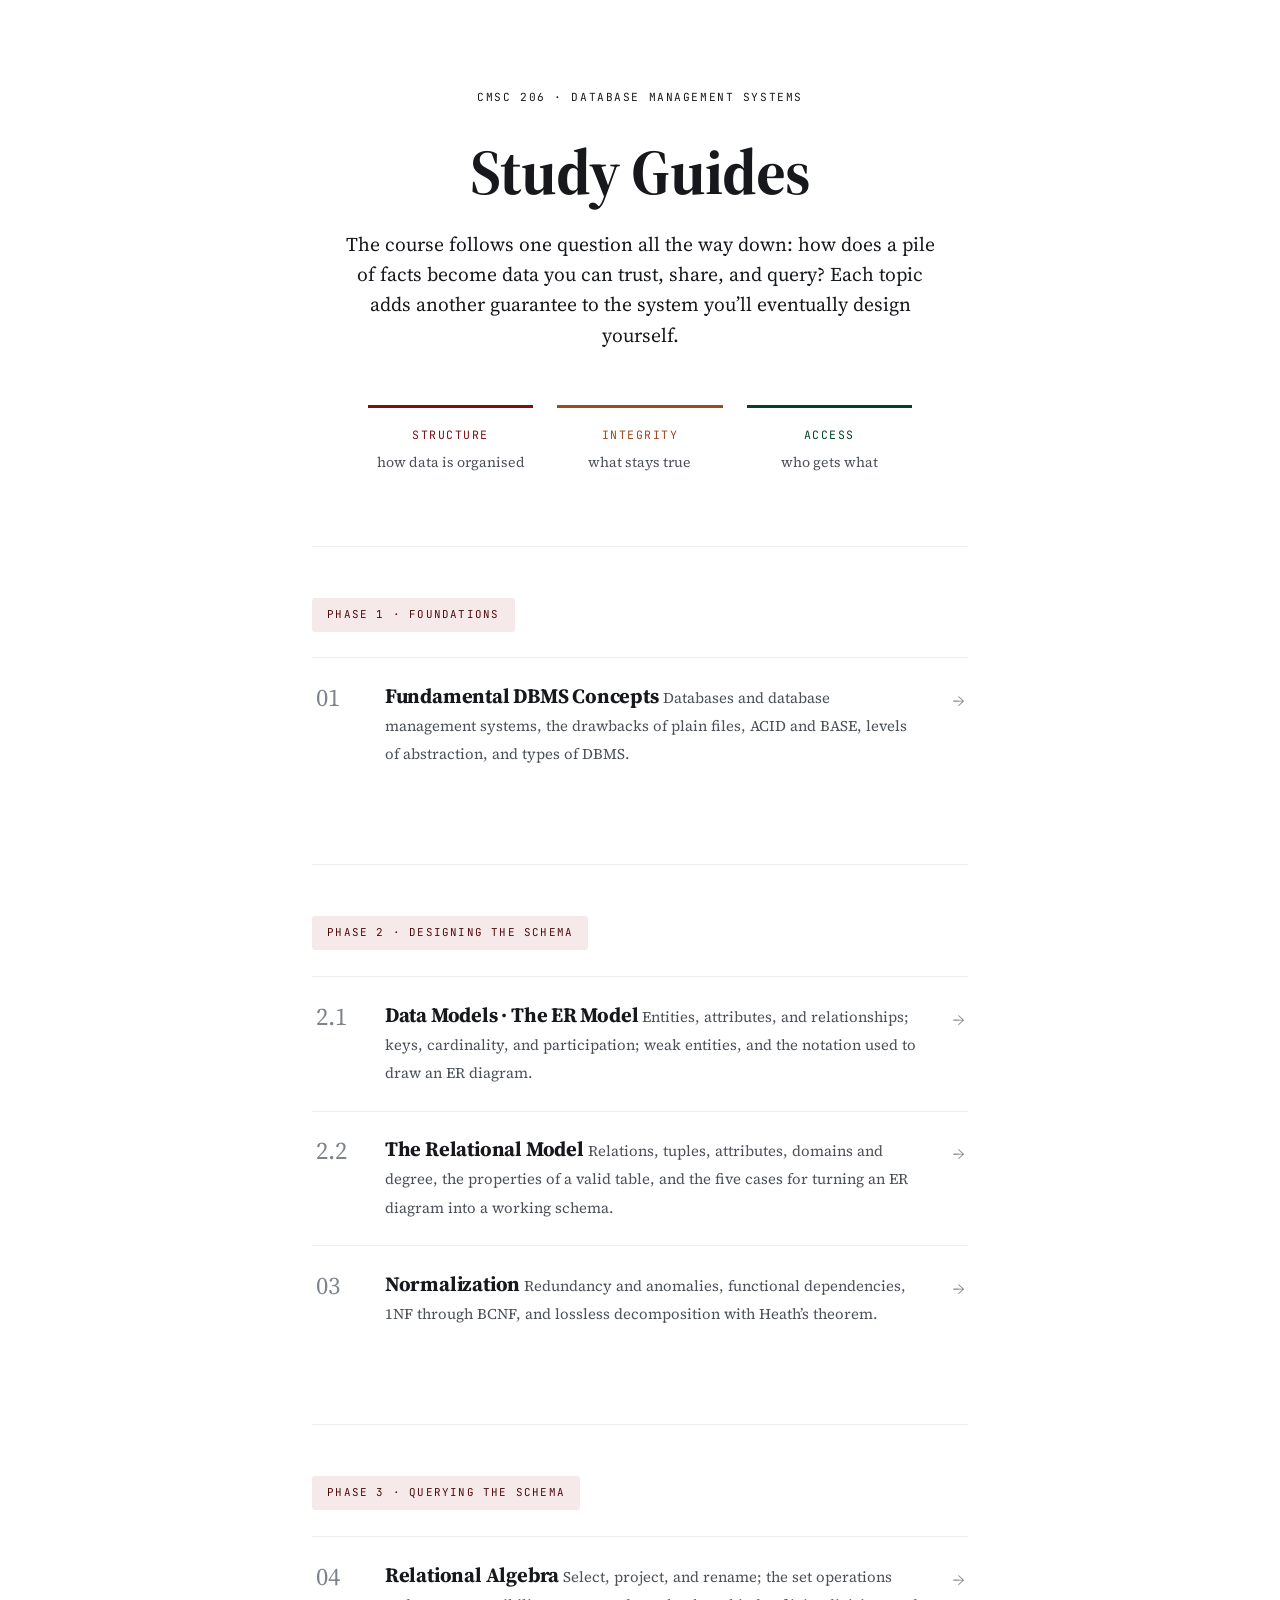
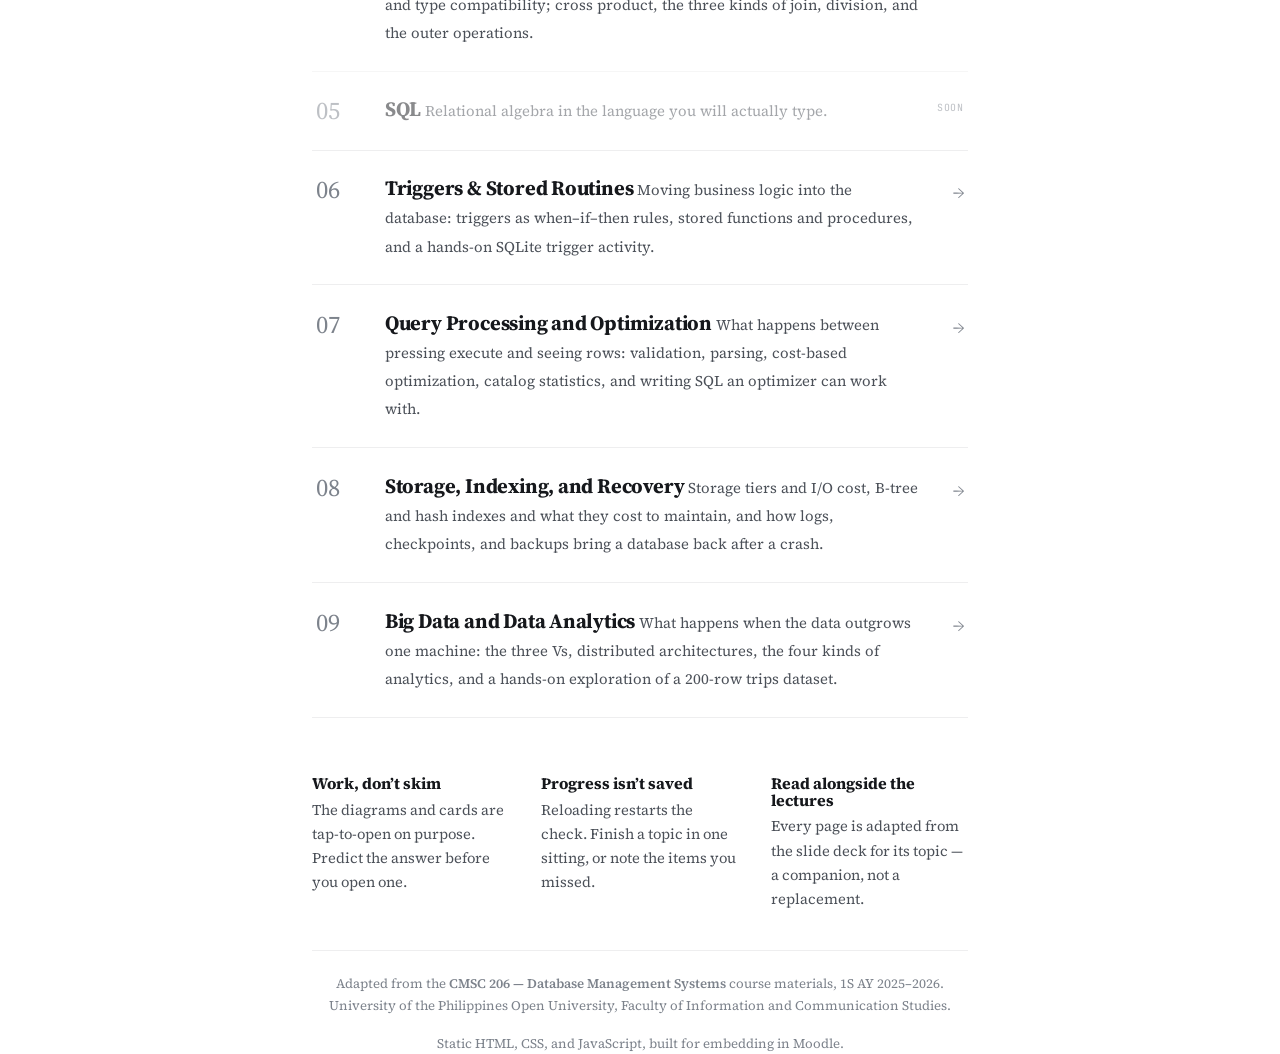
<file: index.html>
<!DOCTYPE html>
<!--
  ============================================================
  COURSE INDEX — CMSC 206
  Lives at the repo root, so asset paths have no ../ prefix.

  Adding a topic:
    published →  <a class="tocrow" href="lessons/topicN.html"> … </a>
    not yet   →  <div class="tocrow tocrow--soon"> … </div>
  Start a new group with another <p class="phase">…</p>, preceded
  by <hr class="toc__divider"> for breathing room.
  ============================================================
-->
<html lang="en">
<head>
<meta charset="UTF-8">
<meta name="viewport" content="width=device-width, initial-scale=1.0">
<title>CMSC 206 &middot; Study Guides</title>
<link rel="preconnect" href="https://fonts.googleapis.com">
<link rel="preconnect" href="https://fonts.gstatic.com" crossorigin>
<link href="https://fonts.googleapis.com/css2?family=Bricolage+Grotesque:opsz,wght@12..96,600;12..96,800&family=JetBrains+Mono:wght@400;500;700&family=Source+Serif+4:opsz,wght@8..60,400;8..60,600;8..60,700&display=swap" rel="stylesheet">
<link rel="stylesheet" href="assets/style.css">
</head>
<body class="index">

<header class="index-hero">
  <p class="eyebrow">CMSC 206 &middot; Database Management Systems</p>
  <h1 class="index-title">Study Guides</h1>
  <p class="index-lede">The course follows one question all the way down: how does a pile of facts become data you can trust, share, and query? Each topic adds another guarantee to the system you&rsquo;ll eventually design yourself.</p>

  <div class="pillars">
    <div class="pillar pillar--structure">
      <span class="pillar__name">Structure</span>
      <span class="pillar__what">how data is organised</span>
    </div>
    <div class="pillar pillar--integrity">
      <span class="pillar__name">Integrity</span>
      <span class="pillar__what">what stays true</span>
    </div>
    <div class="pillar pillar--access">
      <span class="pillar__name">Access</span>
      <span class="pillar__what">who gets what</span>
    </div>
  </div>
</header>

<div class="toc">
  <hr class="toc__divider">

  <p class="phase">Phase 1 &middot; Foundations</p>

  <a class="tocrow" href="lessons/topic1.html">
    <span class="tocrow__num">01</span>
    <span>
      <span class="tocrow__title">Fundamental DBMS Concepts</span>
      <span class="tocrow__desc">Databases and database management systems, the drawbacks of plain files, ACID and BASE, levels of abstraction, and types of DBMS.</span>
    </span>
    <span class="tocrow__go" aria-hidden="true">&rarr;</span>
  </a>

  <hr class="toc__divider">

  <p class="phase">Phase 2 &middot; Designing the Schema</p>

  <a class="tocrow" href="lessons/Topic2-Part1.html">
    <span class="tocrow__num">2.1</span>
    <span>
      <span class="tocrow__title">Data Models &middot; The ER Model</span>
      <span class="tocrow__desc">Entities, attributes, and relationships; keys, cardinality, and participation; weak entities, and the notation used to draw an ER diagram.</span>
    </span>
    <span class="tocrow__go" aria-hidden="true">&rarr;</span>
  </a>

  <a class="tocrow" href="lessons/Topic2-Part2.html">
    <span class="tocrow__num">2.2</span>
    <span>
      <span class="tocrow__title">The Relational Model</span>
      <span class="tocrow__desc">Relations, tuples, attributes, domains and degree, the properties of a valid table, and the five cases for turning an ER diagram into a working schema.</span>
    </span>
    <span class="tocrow__go" aria-hidden="true">&rarr;</span>
  </a>

  <a class="tocrow" href="lessons/Topic3.html">
    <span class="tocrow__num">03</span>
    <span>
      <span class="tocrow__title">Normalization</span>
      <span class="tocrow__desc">Redundancy and anomalies, functional dependencies, 1NF through BCNF, and lossless decomposition with Heath&rsquo;s theorem.</span>
    </span>
    <span class="tocrow__go" aria-hidden="true">&rarr;</span>
  </a>

  <hr class="toc__divider">

  <p class="phase">Phase 3 &middot; Querying the Schema</p>

  <a class="tocrow" href="lessons/Topic4.html">
    <span class="tocrow__num">04</span>
    <span>
      <span class="tocrow__title">Relational Algebra</span>
      <span class="tocrow__desc">Select, project, and rename; the set operations and type compatibility; cross product, the three kinds of join, division, and the outer operations.</span>
    </span>
    <span class="tocrow__go" aria-hidden="true">&rarr;</span>
  </a>

  <div class="tocrow tocrow--soon">
    <span class="tocrow__num">05</span>
    <span>
      <span class="tocrow__title">SQL</span>
      <span class="tocrow__desc">Relational algebra in the language you will actually type.</span>
    </span>
    <span class="tocrow__go">Soon</span>
  </div>

  <a class="tocrow" href="lessons/Topic6.html">
    <span class="tocrow__num">06</span>
    <span>
      <span class="tocrow__title">Triggers &amp; Stored Routines</span>
      <span class="tocrow__desc">Moving business logic into the database: triggers as when&ndash;if&ndash;then rules, stored functions and procedures, and a hands-on SQLite trigger activity.</span>
    </span>
    <span class="tocrow__go" aria-hidden="true">&rarr;</span>
  </a>

  <a class="tocrow" href="lessons/Topic7.html">
    <span class="tocrow__num">07</span>
    <span>
      <span class="tocrow__title">Query Processing and Optimization</span>
      <span class="tocrow__desc">What happens between pressing execute and seeing rows: validation, parsing, cost-based optimization, catalog statistics, and writing SQL an optimizer can work with.</span>
    </span>
    <span class="tocrow__go" aria-hidden="true">&rarr;</span>
  </a>

  <a class="tocrow" href="lessons/Topic8.html">
    <span class="tocrow__num">08</span>
    <span>
      <span class="tocrow__title">Storage, Indexing, and Recovery</span>
      <span class="tocrow__desc">Storage tiers and I/O cost, B-tree and hash indexes and what they cost to maintain, and how logs, checkpoints, and backups bring a database back after a crash.</span>
    </span>
    <span class="tocrow__go" aria-hidden="true">&rarr;</span>
  </a>

  <a class="tocrow" href="lessons/Topic9.html">
    <span class="tocrow__num">09</span>
    <span>
      <span class="tocrow__title">Big Data and Data Analytics</span>
      <span class="tocrow__desc">What happens when the data outgrows one machine: the three Vs, distributed architectures, the four kinds of analytics, and a hands-on exploration of a 200-row trips dataset.</span>
    </span>
    <span class="tocrow__go" aria-hidden="true">&rarr;</span>
  </a>

  <div class="notes">
    <article>
      <h3>Work, don&rsquo;t skim</h3>
      <p>The diagrams and cards are tap-to-open on purpose. Predict the answer before you open one.</p>
    </article>
    <article>
      <h3>Progress isn&rsquo;t saved</h3>
      <p>Reloading restarts the check. Finish a topic in one sitting, or note the items you missed.</p>
    </article>
    <article>
      <h3>Read alongside the lectures</h3>
      <p>Every page is adapted from the slide deck for its topic &mdash; a companion, not a replacement.</p>
    </article>
  </div>

  <footer class="foot">
    <p>Adapted from the <strong>CMSC 206 &mdash; Database Management Systems</strong> course materials, 1S AY 2025&ndash;2026. University of the Philippines Open University, Faculty of Information and Communication Studies.</p>
    <p class="foot__note">Static HTML, CSS, and JavaScript, built for embedding in Moodle.</p>
  </footer>
</div>

</body>
</html>
</file>
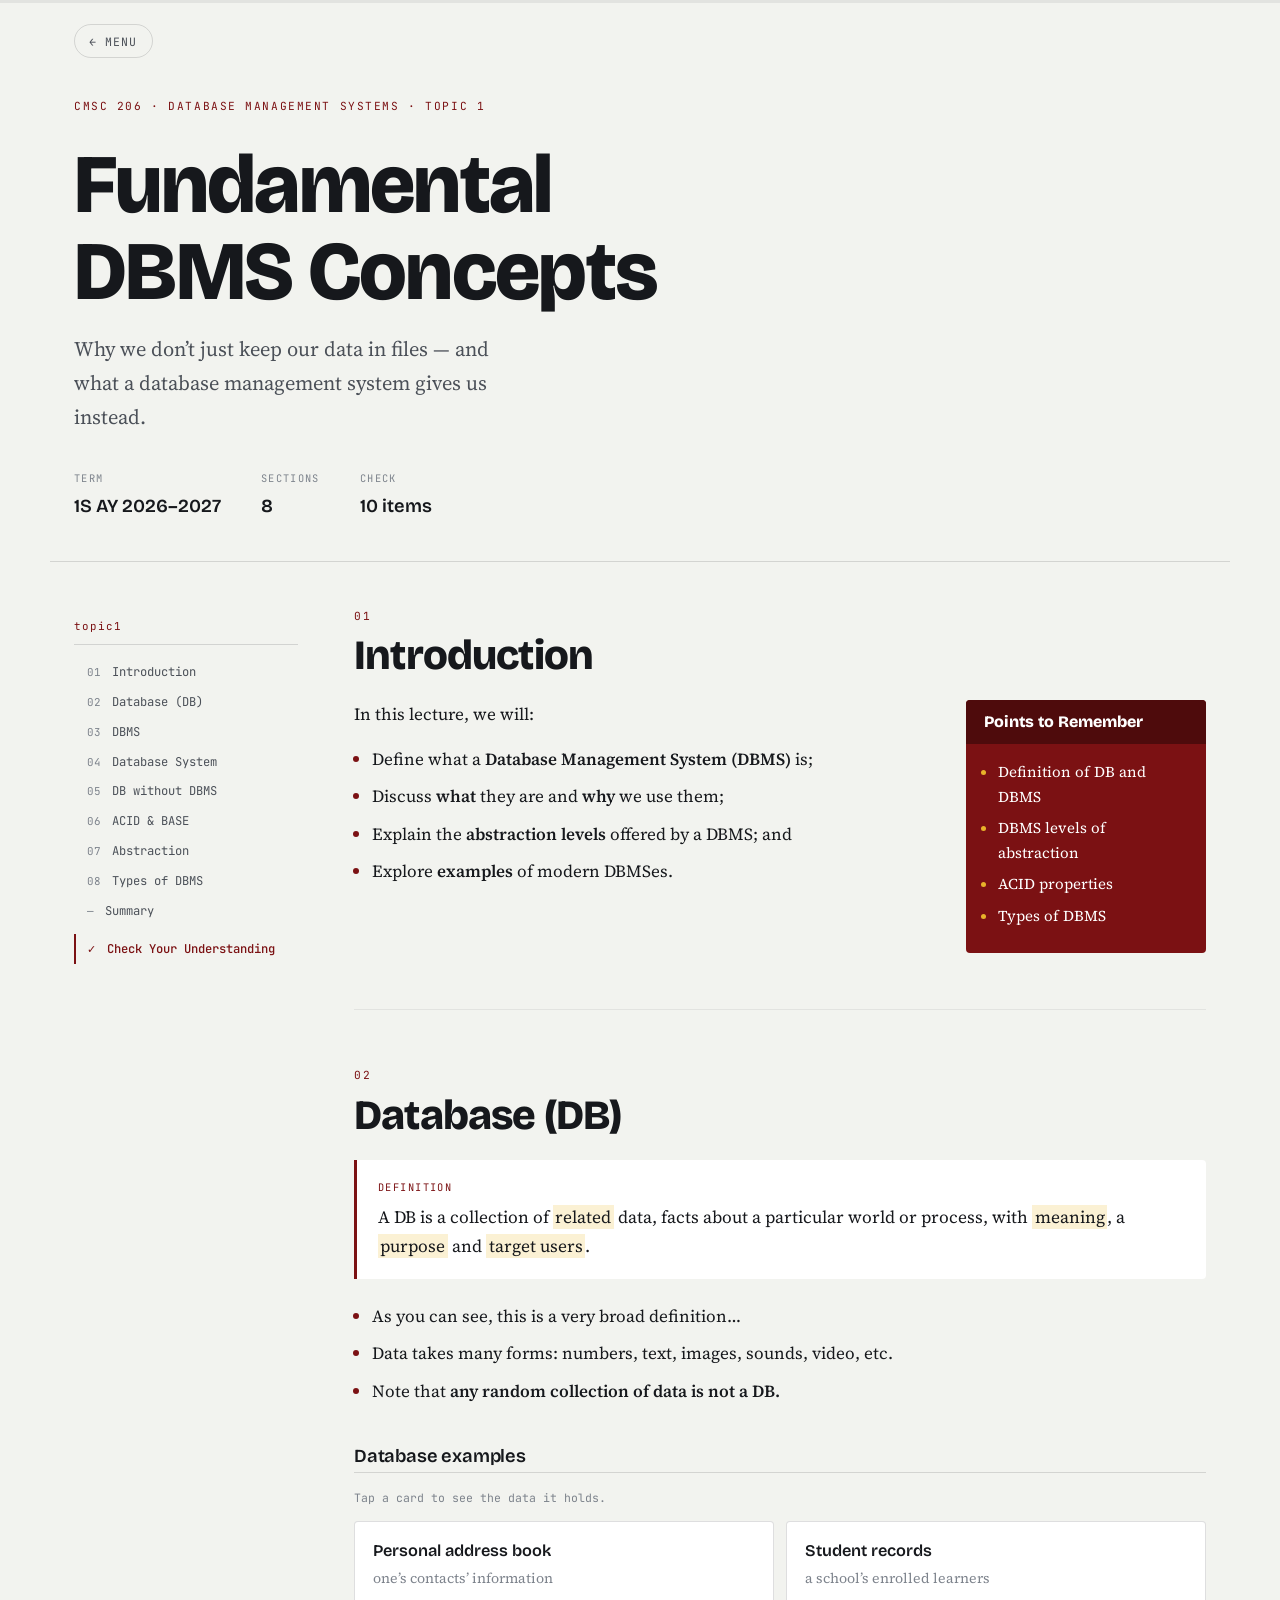
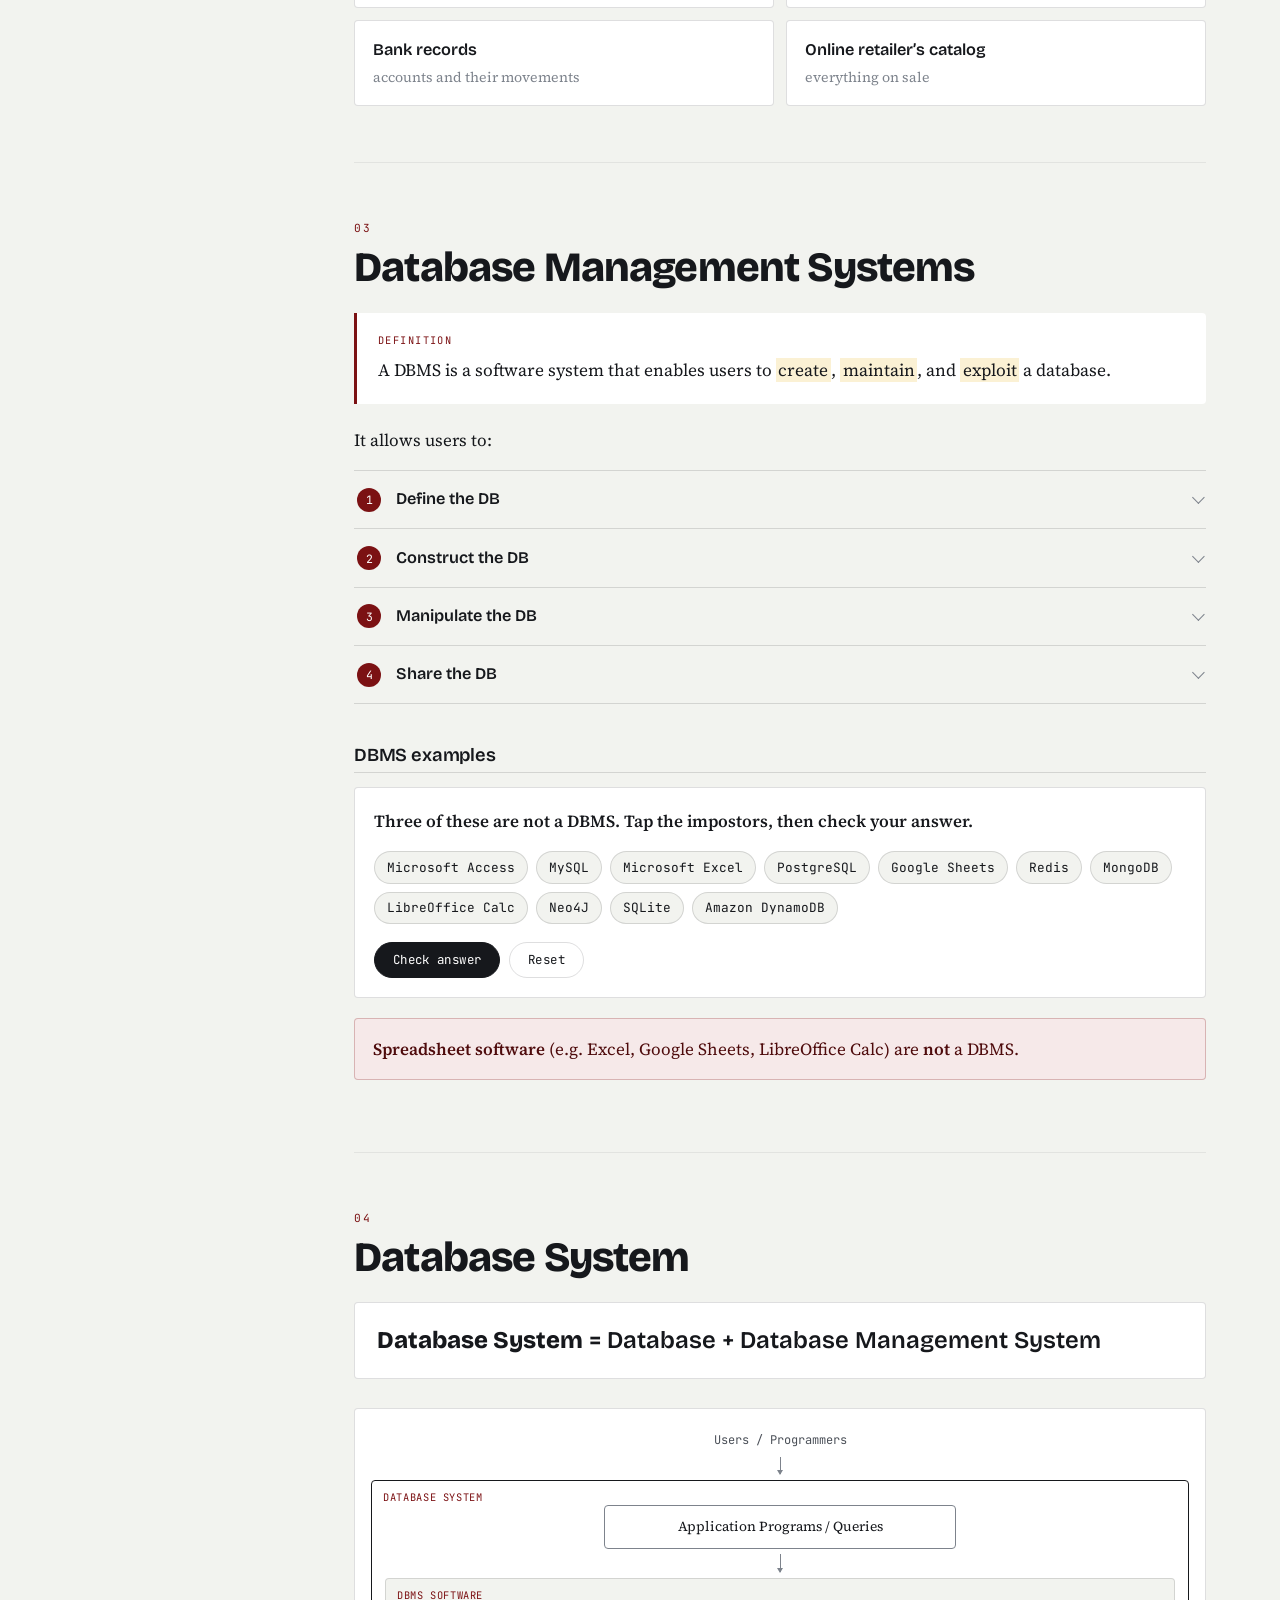
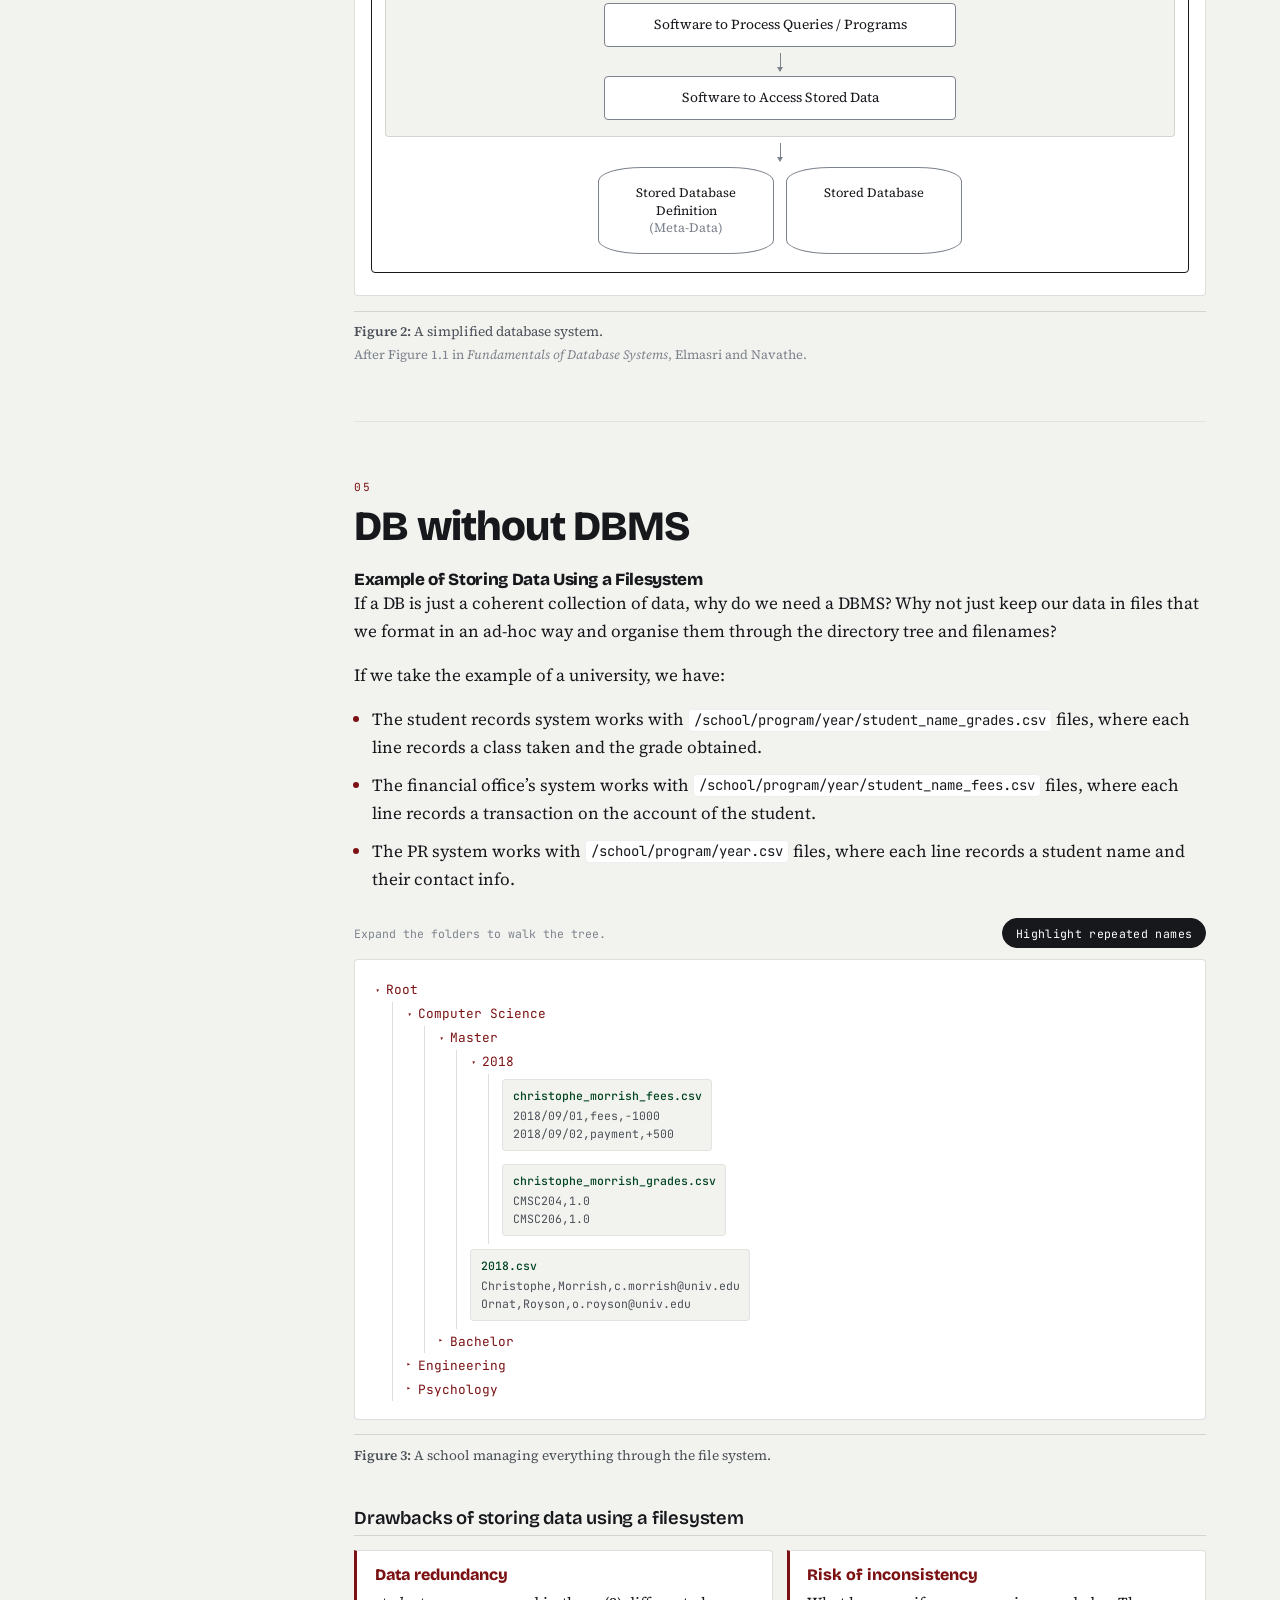
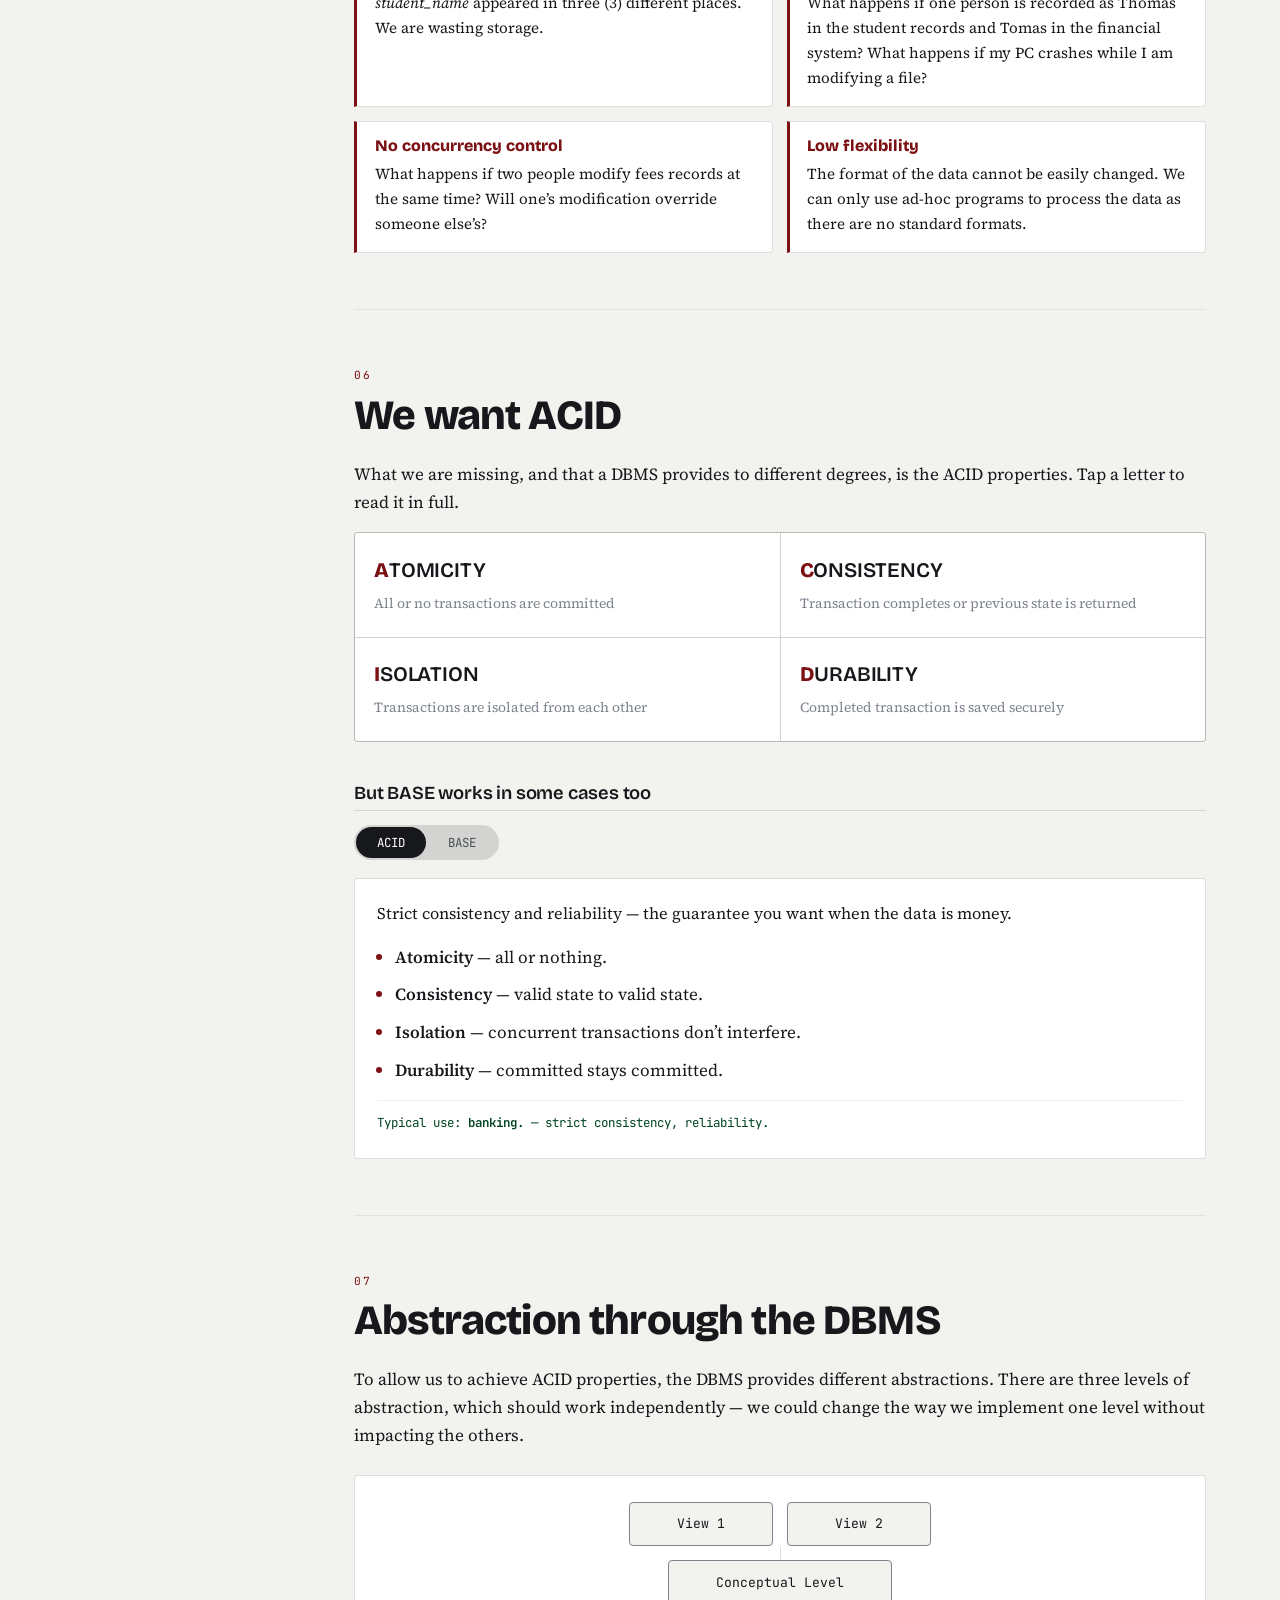
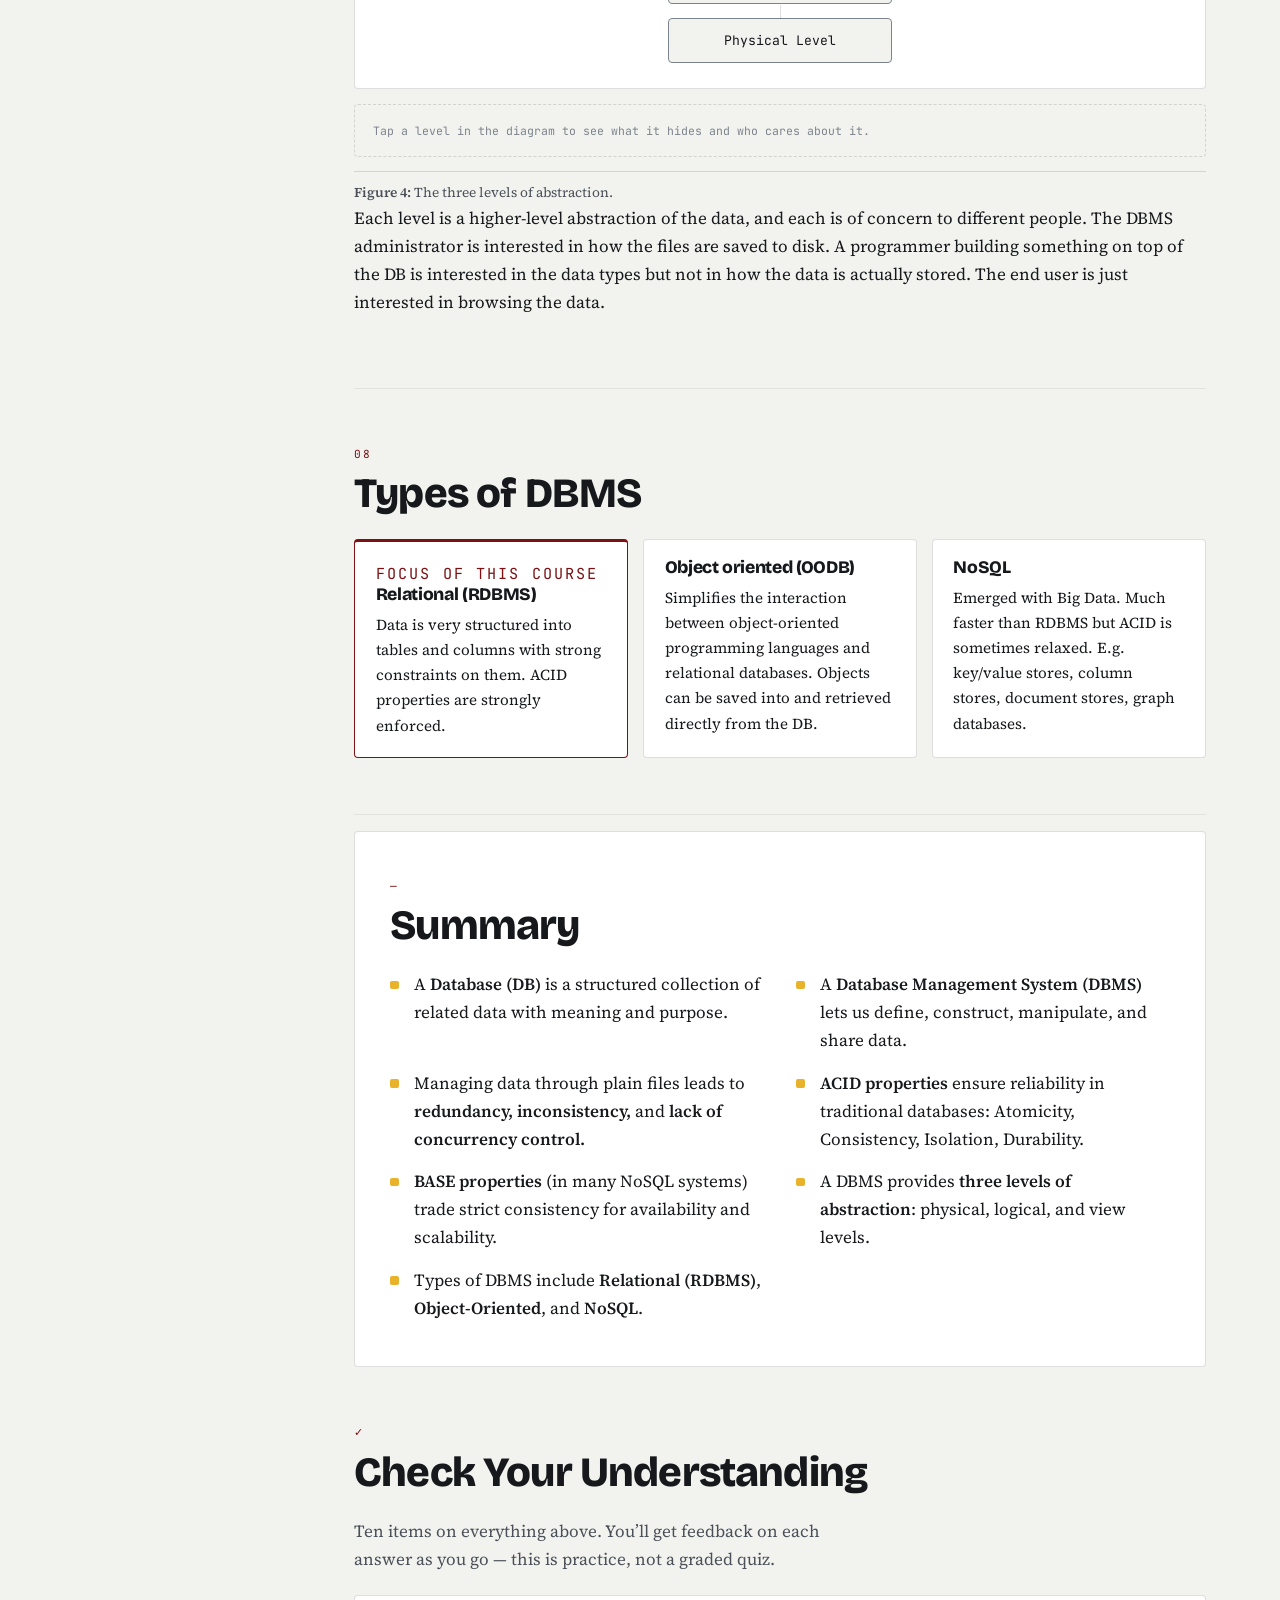
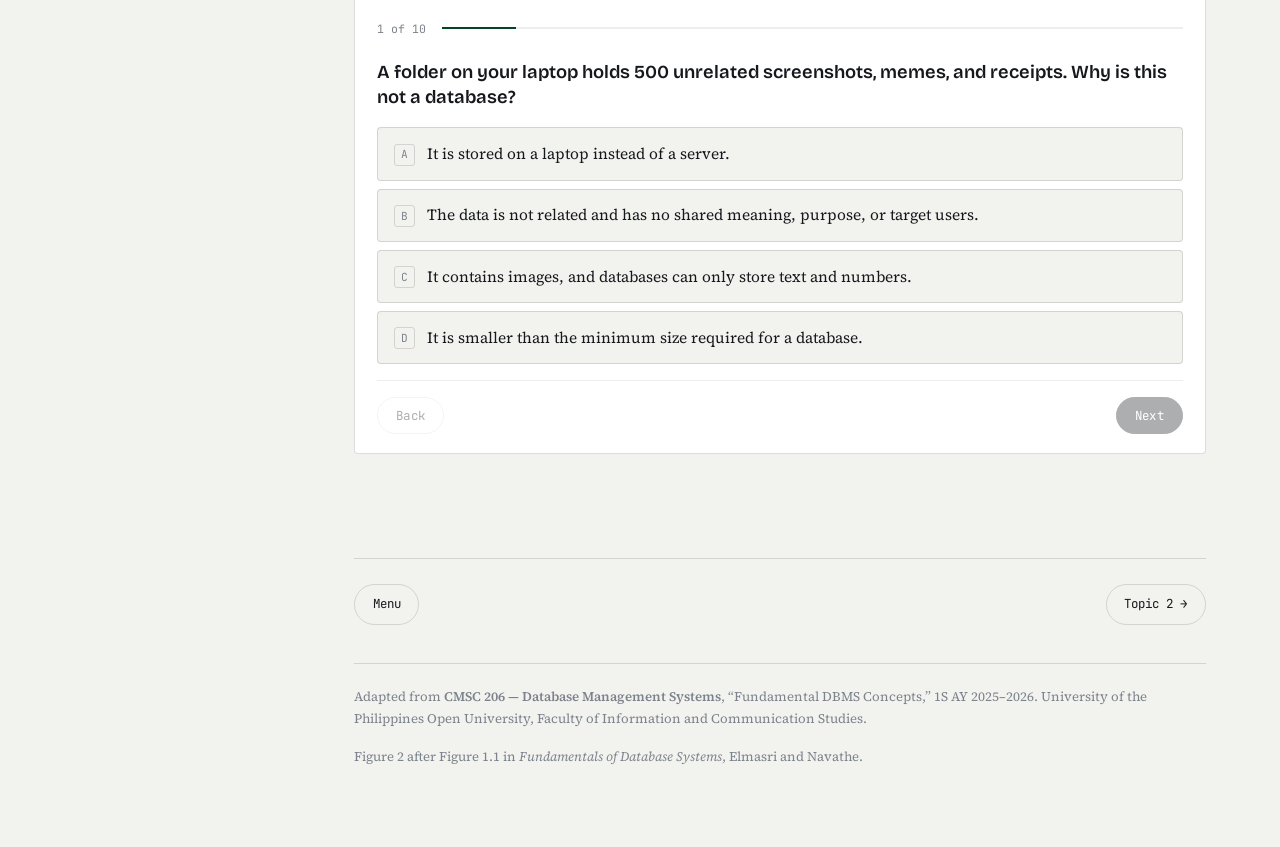
<file: lessons/topic1.html>
<!DOCTYPE html>
<html lang="en">
<head>
<meta charset="UTF-8">
<meta name="viewport" content="width=device-width, initial-scale=1.0">
<title>Topic 1 &middot; Fundamental DBMS Concepts &middot; CMSC 206</title>
<link rel="preconnect" href="https://fonts.googleapis.com">
<link rel="preconnect" href="https://fonts.gstatic.com" crossorigin>
<link href="https://fonts.googleapis.com/css2?family=Bricolage+Grotesque:opsz,wght@12..96,600;12..96,800&family=JetBrains+Mono:wght@400;500;700&family=Source+Serif+4:opsz,wght@8..60,400;8..60,600;8..60,700&display=swap" rel="stylesheet">
<link rel="stylesheet" href="../assets/style.css">
</head>
<body data-lesson="topic1">

<div class="progress" role="progressbar" aria-label="Lesson progress" aria-valuemin="0" aria-valuemax="100" aria-valuenow="0">
  <div class="progress__bar"></div>
</div>

<div class="topbar">
  <a class="menu-link" href="../index.html"><span aria-hidden="true">&larr;</span> Menu</a>
</div>

<header class="hero">
  <p class="eyebrow">CMSC 206 &middot; Database Management Systems &middot; Topic 1</p>
  <h1>Fundamental<br>DBMS Concepts</h1>
  <p class="hero__lede">Why we don&rsquo;t just keep our data in files &mdash; and what a database management system gives us instead.</p>
  <dl class="hero__meta">
    <div><dt>Term</dt><dd>1S AY 2026&ndash;2027</dd></div>
    <div><dt>Sections</dt><dd>8</dd></div>
    <div><dt>Check</dt><dd>10 items</dd></div>
  </dl>
</header>

<div class="shell">

  <nav class="rail" aria-label="Lesson sections">
    <p class="rail__label">topic1</p>
    <ol class="rail__list">
      <li><a href="#intro" class="rail__link"><span>01</span> Introduction</a></li>
      <li><a href="#database" class="rail__link"><span>02</span> Database (DB)</a></li>
      <li><a href="#dbms" class="rail__link"><span>03</span> DBMS</a></li>
      <li><a href="#system" class="rail__link"><span>04</span> Database System</a></li>
      <li><a href="#filesystem" class="rail__link"><span>05</span> DB without DBMS</a></li>
      <li><a href="#acid" class="rail__link"><span>06</span> ACID &amp; BASE</a></li>
      <li><a href="#abstraction" class="rail__link"><span>07</span> Abstraction</a></li>
      <li><a href="#types" class="rail__link"><span>08</span> Types of DBMS</a></li>
      <li><a href="#summary" class="rail__link"><span>&mdash;</span> Summary</a></li>
      <li><a href="#check" class="rail__link rail__link--check"><span>&#10003;</span> Check Your Understanding</a></li>
    </ol>
  </nav>

  <main class="main">

    <!-- 01 INTRODUCTION -->
    <section id="intro" class="section">
      <p class="section__num">01</p>
      <h2>Introduction</h2>
      <div class="split">
        <div>
          <p>In this lecture, we will:</p>
          <ul class="list">
            <li>Define what a <strong>Database Management System (DBMS)</strong> is;</li>
            <li>Discuss <strong>what</strong> they are and <strong>why</strong> we use them;</li>
            <li>Explain the <strong>abstraction levels</strong> offered by a DBMS; and</li>
            <li>Explore <strong>examples</strong> of modern DBMSes.</li>
          </ul>
        </div>
        <aside class="remember">
          <h3>Points to Remember</h3>
          <ul>
            <li>Definition of DB and DBMS</li>
            <li>DBMS levels of abstraction</li>
            <li>ACID properties</li>
            <li>Types of DBMS</li>
          </ul>
        </aside>
      </div>
    </section>

    <!-- 02 DATABASE -->
    <section id="database" class="section">
      <p class="section__num">02</p>
      <h2>Database (DB)</h2>

      <div class="definition">
        <p class="definition__tag">Definition</p>
        <p>A DB is a collection of <mark>related</mark> data, facts about a particular world or process, with <mark>meaning</mark>, a <mark>purpose</mark> and <mark>target users</mark>.</p>
      </div>

      <ul class="list">
        <li>As you can see, this is a very broad definition&hellip;</li>
        <li>Data takes many forms: numbers, text, images, sounds, video, etc.</li>
        <li>Note that <strong>any random collection of data is not a DB.</strong></li>
      </ul>

      <h3 class="sub">Database examples</h3>
      <p class="hint">Tap a card to see the data it holds.</p>
      <div class="cards">
        <button class="card" type="button" data-reveal aria-expanded="false">
          <span class="card__title">Personal address book</span>
          <span class="card__sub">one&rsquo;s contacts&rsquo; information</span>
          <span class="card__data"><em>data:</em> name, address, phone number</span>
        </button>
        <button class="card" type="button" data-reveal aria-expanded="false">
          <span class="card__title">Student records</span>
          <span class="card__sub">a school&rsquo;s enrolled learners</span>
          <span class="card__data"><em>data:</em> name, address, phone number, birthdate, grades</span>
        </button>
        <button class="card" type="button" data-reveal aria-expanded="false">
          <span class="card__title">Bank records</span>
          <span class="card__sub">accounts and their movements</span>
          <span class="card__data"><em>data:</em> name, address, phone number, transactions, account balance</span>
        </button>
        <button class="card" type="button" data-reveal aria-expanded="false">
          <span class="card__title">Online retailer&rsquo;s catalog</span>
          <span class="card__sub">everything on sale</span>
          <span class="card__data"><em>data:</em> product name, description, price, photo</span>
        </button>
      </div>
    </section>

    <!-- 03 DBMS -->
    <section id="dbms" class="section">
      <p class="section__num">03</p>
      <h2>Database Management Systems</h2>

      <div class="definition">
        <p class="definition__tag">Definition</p>
        <p>A DBMS is a software system that enables users to <mark>create</mark>, <mark>maintain</mark>, and <mark>exploit</mark> a database.</p>
      </div>

      <p>It allows users to:</p>
      <div class="accordion">
        <div class="acc">
          <button class="acc__head" type="button" aria-expanded="false">
            <span class="acc__n">1</span><span class="acc__title">Define the DB</span><span class="acc__chev" aria-hidden="true"></span>
          </button>
          <div class="acc__body"><p>Specify the structure of the database, the data that will be stored, its type and constraints. This constitutes the <strong>metadata</strong> of our data.</p></div>
        </div>
        <div class="acc">
          <button class="acc__head" type="button" aria-expanded="false">
            <span class="acc__n">2</span><span class="acc__title">Construct the DB</span><span class="acc__chev" aria-hidden="true"></span>
          </button>
          <div class="acc__body"><p>Insert the data in the database and store it durably.</p></div>
        </div>
        <div class="acc">
          <button class="acc__head" type="button" aria-expanded="false">
            <span class="acc__n">3</span><span class="acc__title">Manipulate the DB</span><span class="acc__chev" aria-hidden="true"></span>
          </button>
          <div class="acc__body"><p>Retrieve and update data from the database.</p></div>
        </div>
        <div class="acc">
          <button class="acc__head" type="button" aria-expanded="false">
            <span class="acc__n">4</span><span class="acc__title">Share the DB</span><span class="acc__chev" aria-hidden="true"></span>
          </button>
          <div class="acc__body"><p>Allow multiple users to use the database concurrently.</p></div>
        </div>
      </div>

      <h3 class="sub">DBMS examples</h3>
      <div class="activity" data-activity="pick"
           data-ok="Correct — spreadsheets store data, but they don't define, protect, or share it the way a DBMS does."
           data-no="Not quite. The three spreadsheet tools are the only non-DBMS in this list.">
        <p class="activity__prompt">Three of these are not a DBMS. Tap the impostors, then check your answer.</p>
        <div class="chips">
          <button class="chip" type="button">Microsoft Access</button>
          <button class="chip" type="button">MySQL</button>
          <button class="chip" type="button" data-correct="true">Microsoft Excel</button>
          <button class="chip" type="button">PostgreSQL</button>
          <button class="chip" type="button" data-correct="true">Google Sheets</button>
          <button class="chip" type="button">Redis</button>
          <button class="chip" type="button">MongoDB</button>
          <button class="chip" type="button" data-correct="true">LibreOffice Calc</button>
          <button class="chip" type="button">Neo4J</button>
          <button class="chip" type="button">SQLite</button>
          <button class="chip" type="button">Amazon DynamoDB</button>
        </div>
        <div class="activity__foot">
          <button class="btn" type="button" data-pick-check>Check answer</button>
          <button class="btn btn--ghost" type="button" data-pick-reset>Reset</button>
          <p class="activity__verdict" role="status"></p>
        </div>
      </div>
      <p class="callout callout--warn"><strong>Spreadsheet software</strong> (e.g. Excel, Google Sheets, LibreOffice Calc) are <strong>not</strong> a DBMS.</p>
    </section>

    <!-- 04 DATABASE SYSTEM -->
    <section id="system" class="section">
      <p class="section__num">04</p>
      <h2>Database System</h2>
      <p class="equation"><b>Database System</b> = Database + Database Management System</p>

      <figure class="figure">
        <div class="dbsys">
          <p class="dbsys__actor">Users / Programmers</p>
          <div class="dbsys__arrow" aria-hidden="true"></div>
          <div class="dbsys__outer">
            <p class="dbsys__label">Database System</p>
            <div class="dbsys__box">Application Programs / Queries</div>
            <div class="dbsys__arrow" aria-hidden="true"></div>
            <div class="dbsys__inner">
              <p class="dbsys__label">DBMS Software</p>
              <div class="dbsys__box">Software to Process Queries / Programs</div>
              <div class="dbsys__arrow" aria-hidden="true"></div>
              <div class="dbsys__box">Software to Access Stored Data</div>
            </div>
            <div class="dbsys__arrow" aria-hidden="true"></div>
            <div class="dbsys__stores">
              <div class="cyl">Stored Database Definition<br><span>(Meta-Data)</span></div>
              <div class="cyl">Stored Database</div>
            </div>
          </div>
        </div>
        <figcaption><strong>Figure 2:</strong> A simplified database system. <span class="src">After Figure 1.1 in <em>Fundamentals of Database Systems</em>, Elmasri and Navathe.</span></figcaption>
      </figure>
    </section>

    <!-- 05 FILESYSTEM -->
    <section id="filesystem" class="section">
      <p class="section__num">05</p>
      <h2>DB without DBMS</h2>
      <h4>Example of Storing Data Using a Filesystem</h4>
      <p>If a DB is just a coherent collection of data, why do we need a DBMS? Why not just keep our data in files that we format in an ad-hoc way and organise them through the directory tree and filenames?</p>
      <p>If we take the example of a university, we have:</p>
      <ul class="list">
        <li>The student records system works with <code>/school/program/year/student_name_grades.csv</code> files, where each line records a class taken and the grade obtained.</li>
        <li>The financial office&rsquo;s system works with <code>/school/program/year/student_name_fees.csv</code> files, where each line records a transaction on the account of the student.</li>
        <li>The PR system works with <code>/school/program/year.csv</code> files, where each line records a student name and their contact info.</li>
      </ul>

      <figure class="figure">
        <div class="tree-head">
          <p class="hint">Expand the folders to walk the tree.</p>
          <button class="btn btn--small" type="button" data-highlight="#fsTree" data-label-on="Hide repeated names" aria-pressed="false">Highlight repeated names</button>
        </div>
        <div class="tree" id="fsTree">
          <ul class="tree__root">
            <li>
              <button class="tree__node" type="button" aria-expanded="true">Root</button>
              <ul>
                <li>
                  <button class="tree__node" type="button" aria-expanded="true">Computer&nbsp;Science</button>
                  <ul>
                    <li>
                      <button class="tree__node" type="button" aria-expanded="true">Master</button>
                      <ul>
                        <li>
                          <button class="tree__node" type="button" aria-expanded="true">2018</button>
                          <ul>
                            <li><p class="tree__file"><span class="fname">christophe_morrish_fees.csv</span><span class="frow">2018/09/01,fees,-1000</span><span class="frow">2018/09/02,payment,+500</span></p></li>
                            <li><p class="tree__file"><span class="fname">christophe_morrish_grades.csv</span><span class="frow">CMSC204,1.0</span><span class="frow">CMSC206,1.0</span></p></li>
                          </ul>
                        </li>
                        <li><p class="tree__file"><span class="fname">2018.csv</span><span class="frow"><b class="dup">Christophe,Morrish</b>,c.morrish@univ.edu</span><span class="frow">Ornat,Royson,o.royson@univ.edu</span></p></li>
                      </ul>
                    </li>
                    <li><button class="tree__node" type="button" aria-expanded="false">Bachelor</button><ul><li><p class="tree__file"><span class="frow">&hellip;</span></p></li></ul></li>
                  </ul>
                </li>
                <li><button class="tree__node" type="button" aria-expanded="false">Engineering</button><ul><li><p class="tree__file"><span class="frow">Master &middot; Bachelor &hellip;</span></p></li></ul></li>
                <li>
                  <button class="tree__node" type="button" aria-expanded="false">Psychology</button>
                  <ul>
                    <li>
                      <button class="tree__node" type="button" aria-expanded="true">Master &rsaquo; 2018</button>
                      <ul>
                        <li><p class="tree__file"><span class="fname">irwin_love_fees.csv</span><span class="frow">2018/09/01,fees,-1000</span></p></li>
                        <li><p class="tree__file"><span class="fname">irwin_love_grades.csv</span><span class="frow">PSY101,1.0</span><span class="frow">PSY102,2.0</span></p></li>
                        <li><p class="tree__file"><span class="fname">2018.csv</span><span class="frow"><b class="dup">Irwin,Love</b>,i.love@univ.edu</span></p></li>
                      </ul>
                    </li>
                  </ul>
                </li>
              </ul>
            </li>
          </ul>
        </div>
        <figcaption><strong>Figure 3:</strong> A school managing everything through the file system.</figcaption>
      </figure>

      <h3 class="sub">Drawbacks of storing data using a filesystem</h3>
      <div class="drawbacks">
        <article><h4>Data redundancy</h4><p><em>student_name</em> appeared in three (3) different places. We are wasting storage.</p></article>
        <article><h4>Risk of inconsistency</h4><p>What happens if one person is recorded as Thomas in the student records and Tomas in the financial system? What happens if my PC crashes while I am modifying a file?</p></article>
        <article><h4>No concurrency control</h4><p>What happens if two people modify fees records at the same time? Will one&rsquo;s modification override someone else&rsquo;s?</p></article>
        <article><h4>Low flexibility</h4><p>The format of the data cannot be easily changed. We can only use ad-hoc programs to process the data as there are no standard formats.</p></article>
      </div>
    </section>

    <!-- 06 ACID -->
    <section id="acid" class="section">
      <p class="section__num">06</p>
      <h2>We want ACID</h2>
      <p>What we are missing, and that a DBMS provides to different degrees, is the ACID properties. Tap a letter to read it in full.</p>

      <div class="quad">
        <button class="quad__cell" type="button" data-reveal aria-expanded="false">
          <span class="quad__word"><b>A</b>tomicity</span>
          <span class="quad__short">All or no transactions are committed</span>
          <span class="quad__long">Every operation or group of operations, called a <strong>transaction</strong>, should be completely executed or not be executed at all. It follows the all-or-nothing principle. For example, we cannot take money from a bank and not credit it somewhere else.</span>
        </button>
        <button class="quad__cell" type="button" data-reveal aria-expanded="false">
          <span class="quad__word"><b>C</b>onsistency</span>
          <span class="quad__short">Transaction completes or previous state is returned</span>
          <span class="quad__long">Every transaction in the DB will bring it from a valid state to another valid state with regards to the constraints put on the data.</span>
        </button>
        <button class="quad__cell" type="button" data-reveal aria-expanded="false">
          <span class="quad__word"><b>I</b>solation</span>
          <span class="quad__short">Transactions are isolated from each other</span>
          <span class="quad__long">If transactions are executed concurrently on the DB, they will have the same effect as if they were run in sequence and not interfere with one another.</span>
        </button>
        <button class="quad__cell" type="button" data-reveal aria-expanded="false">
          <span class="quad__word"><b>D</b>urability</span>
          <span class="quad__short">Completed transaction is saved securely</span>
          <span class="quad__long">Once a transaction is committed, it will stay committed, even after a system failure.</span>
        </button>
      </div>

      <h3 class="sub">But BASE works in some cases too</h3>
      <div class="toggle" role="tablist" aria-label="ACID or BASE">
        <button class="toggle__btn is-on" type="button" role="tab" aria-selected="true" data-panel="panelAcid">ACID</button>
        <button class="toggle__btn" type="button" role="tab" aria-selected="false" data-panel="panelBase">BASE</button>
      </div>
      <div class="panel" id="panelAcid" role="tabpanel">
        <p class="panel__lede">Strict consistency and reliability &mdash; the guarantee you want when the data is money.</p>
        <ul class="list">
          <li><strong>Atomicity</strong> &mdash; all or nothing.</li>
          <li><strong>Consistency</strong> &mdash; valid state to valid state.</li>
          <li><strong>Isolation</strong> &mdash; concurrent transactions don&rsquo;t interfere.</li>
          <li><strong>Durability</strong> &mdash; committed stays committed.</li>
        </ul>
        <p class="panel__use">Typical use: <strong>banking.</strong> &mdash; strict consistency, reliability.</p>
      </div>
      <div class="panel is-hidden" id="panelBase" role="tabpanel">
        <p class="panel__lede">BASE is an alternative to ACID, common in <strong>NoSQL databases</strong> (e.g. MongoDB, Cassandra, DynamoDB).</p>
        <ul class="list">
          <li><strong>Basically Available</strong> &mdash; the system guarantees availability, but may return stale data.</li>
          <li><strong>Soft state</strong> &mdash; the state of the system may change over time, even without new input, due to replication and background processes.</li>
          <li><strong>Eventual consistency</strong> &mdash; the system will become consistent if given enough time, though temporary inconsistencies are allowed.</li>
        </ul>
        <p class="panel__use">Typical use: <strong>e-commerce, social media</strong> &mdash; speed, scalability, high availability.</p>
      </div>
    </section>

    <!-- 07 ABSTRACTION -->
    <section id="abstraction" class="section">
      <p class="section__num">07</p>
      <h2>Abstraction through the DBMS</h2>
      <p>To allow us to achieve ACID properties, the DBMS provides different abstractions. There are three levels of abstraction, which should work independently &mdash; we could change the way we implement one level without impacting the others.</p>

      <figure class="figure">
        <div class="stack" data-detail-target="#lvlDetail">
          <div class="stack__views">
            <button class="lvl" type="button" data-detail="lvl-view1" aria-expanded="false">View 1</button>
            <button class="lvl" type="button" data-detail="lvl-view2" aria-expanded="false">View 2</button>
          </div>
          <button class="lvl lvl--wide" type="button" data-detail="lvl-conceptual" aria-expanded="false">Conceptual Level</button>
          <button class="lvl lvl--wide" type="button" data-detail="lvl-physical" aria-expanded="false">Physical Level</button>
        </div>
        <div class="detail" id="lvlDetail" role="status">
          <p class="hint">Tap a level in the diagram to see what it hides and who cares about it.</p>
        </div>
        <figcaption><strong>Figure 4:</strong> The three levels of abstraction.</figcaption>
      </figure>

      <!-- detail sources for the diagram above -->
      <div hidden>
        <div id="lvl-view1">
          <h4>View level</h4>
          <p>The details of the data types are hidden. Different views are created depending on your accessible data. Your boss may view your salary but you may not view his, for example.</p>
          <p class="detail__who">Who cares: the end user, who is just interested in browsing the data.</p>
        </div>
        <div id="lvl-view2">
          <h4>View level</h4>
          <p>Two users can look at the same database through completely different windows. Each view exposes only the data that user is allowed to see.</p>
          <p class="detail__who">Who cares: the end user, who is just interested in browsing the data.</p>
        </div>
        <div id="lvl-conceptual">
          <h4>Logical / Conceptual level</h4>
          <p>We ask: what data is being stored? What is the type of the data? How are different data items related &mdash; e.g. the &rdquo;lecturer&rdquo; item in the record for a class must be a &rdquo;person&rdquo; record? Who can access what part of the data?</p>
          <p class="detail__who">Who cares: the programmer building something on top of the DB.</p>
        </div>
        <div id="lvl-physical">
          <h4>Physical level</h4>
          <p>How the data is stored on disk. Here we consider file formats, encoding, and so on. This is usually handled 100% by the DBMS.</p>
          <p class="detail__who">Who cares: the DBMS administrator, interested in how files are saved to disk.</p>
        </div>
      </div>

      <p>Each level is a higher-level abstraction of the data, and each is of concern to different people. The DBMS administrator is interested in how the files are saved to disk. A programmer building something on top of the DB is interested in the data types but not in how the data is actually stored. The end user is just interested in browsing the data.</p>
    </section>

    <!-- 08 TYPES -->
    <section id="types" class="section">
      <p class="section__num">08</p>
      <h2>Types of DBMS</h2>
      <div class="types">
        <article class="type type--focus">
          <p class="type__tag">Focus of this course</p>
          <h3>Relational (RDBMS)</h3>
          <p>Data is very structured into tables and columns with strong constraints on them. ACID properties are strongly enforced.</p>
        </article>
        <article class="type">
          <h3>Object oriented (OODB)</h3>
          <p>Simplifies the interaction between object-oriented programming languages and relational databases. Objects can be saved into and retrieved directly from the DB.</p>
        </article>
        <article class="type">
          <h3>NoSQL</h3>
          <p>Emerged with Big Data. Much faster than RDBMS but ACID is sometimes relaxed. E.g. key/value stores, column stores, document stores, graph databases.</p>
        </article>
      </div>
    </section>

    <!-- SUMMARY -->
    <section id="summary" class="section section--summary">
      <p class="section__num">&mdash;</p>
      <h2>Summary</h2>
      <ul class="summary">
        <li>A <strong>Database (DB)</strong> is a structured collection of related data with meaning and purpose.</li>
        <li>A <strong>Database Management System (DBMS)</strong> lets us define, construct, manipulate, and share data.</li>
        <li>Managing data through plain files leads to <strong>redundancy, inconsistency,</strong> and <strong>lack of concurrency control.</strong></li>
        <li><strong>ACID properties</strong> ensure reliability in traditional databases: Atomicity, Consistency, Isolation, Durability.</li>
        <li><strong>BASE properties</strong> (in many NoSQL systems) trade strict consistency for availability and scalability.</li>
        <li>A DBMS provides <strong>three levels of abstraction</strong>: physical, logical, and view levels.</li>
        <li>Types of DBMS include <strong>Relational (RDBMS)</strong>, <strong>Object-Oriented</strong>, and <strong>NoSQL</strong>.</li>
      </ul>
    </section>

    <!-- CHECK YOUR UNDERSTANDING -->
    <section id="check" class="section section--check">
      <p class="section__num">&#10003;</p>
      <h2>Check Your Understanding</h2>
      <p class="check__intro">Ten items on everything above. You&rsquo;ll get feedback on each answer as you go &mdash; this is practice, not a graded quiz.</p>

      <div class="quiz" id="quiz">
        <div class="quiz__meter">
          <p class="quiz__count"><span id="quizPos">1</span> of <span id="quizTotal">10</span></p>
          <div class="quiz__track"><div class="quiz__fill" id="quizFill"></div></div>
        </div>
        <div id="quizBody"></div>
        <div class="quiz__nav">
          <button class="btn btn--ghost" type="button" id="quizPrev">Back</button>
          <button class="btn" type="button" id="quizNext">Next</button>
        </div>
      </div>

      <div class="result is-hidden" id="quizResult" role="status">
        <p class="result__score"><span id="scoreVal">0</span><small id="scoreOut">/10</small></p>
        <p class="result__msg" id="scoreMsg"></p>
        <ul class="result__list" id="scoreList"></ul>
        <button class="btn" type="button" id="quizRetry">Try again</button>
      </div>
    </section>

    <nav class="pager" aria-label="Lesson navigation">
      <a class="pager__menu" href="../index.html">Menu</a>
      <a href="topic2.html">Topic 2 &rarr;</a>
    </nav>

    <footer class="foot">
      <p>Adapted from <strong>CMSC 206 &mdash; Database Management Systems</strong>, &ldquo;Fundamental DBMS Concepts,&rdquo; 1S AY 2025&ndash;2026. University of the Philippines Open University, Faculty of Information and Communication Studies.</p>
      <p class="foot__note">Figure 2 after Figure 1.1 in <em>Fundamentals of Database Systems</em>, Elmasri and Navathe.</p>
    </footer>

  </main>
</div>

<!-- ===== Check Your Understanding: question bank ===== -->
<script type="application/json" id="quizData">
[
  {
    "stem": "A folder on your laptop holds 500 unrelated screenshots, memes, and receipts. Why is this not a database?",
    "options": [
      "It is stored on a laptop instead of a server.",
      "The data is not related and has no shared meaning, purpose, or target users.",
      "It contains images, and databases can only store text and numbers.",
      "It is smaller than the minimum size required for a database."
    ],
    "answer": 1,
    "why": "A DB is a collection of <em>related</em> data with meaning, a purpose, and target users. Any random collection of data is not a DB &mdash; and data can take many forms: numbers, text, images, sounds, video."
  },
  {
    "stem": "Which of the following is NOT a DBMS?",
    "options": ["SQLite", "Neo4J", "LibreOffice Calc", "Amazon DynamoDB"],
    "answer": 2,
    "why": "Spreadsheet software (Excel, Google Sheets, LibreOffice Calc) is not a DBMS. SQLite, Neo4J, and DynamoDB all are."
  },
  {
    "stem": "A developer specifies the tables, the data types of each column, and the constraints on them. Which DBMS capability is this, and what does it produce?",
    "options": [
      "Construct the DB &mdash; it produces the stored records.",
      "Manipulate the DB &mdash; it produces query results.",
      "Share the DB &mdash; it produces user accounts.",
      "Define the DB &mdash; it produces the metadata."
    ],
    "answer": 3,
    "why": "Defining the DB means specifying its structure, the data that will be stored, its type and constraints. This constitutes the <strong>metadata</strong> of our data."
  },
  {
    "stem": "In the university filesystem example, a student's name appears in the grades file, the fees file, and the PR contact file. Which drawback does this illustrate?",
    "options": ["Data redundancy", "Low flexibility", "Risk of inconsistency", "No concurrency control"],
    "answer": 0,
    "why": "The same <em>student_name</em> appearing in three different places is <strong>data redundancy</strong> &mdash; we are wasting storage. It also creates the <em>risk</em> of inconsistency, but the repetition itself is redundancy."
  },
  {
    "stem": "Two staff members open the same fees .csv file at the same time and both save their edits. One person's changes silently disappear. Which drawback of the filesystem approach is this?",
    "options": [
      "Data redundancy",
      "No concurrency control",
      "Low flexibility",
      "Insufficient disk space"
    ],
    "answer": 1,
    "why": "With plain files there is nothing coordinating simultaneous writers, so one modification can override someone else's. A DBMS handles this &mdash; it lets multiple users share the database concurrently."
  },
  {
    "stem": "A bank transfer debits &#8369;1,000 from one account but the system crashes before crediting the other. Which ACID property was violated?",
    "options": ["Durability", "Isolation", "Atomicity", "Consistency"],
    "answer": 2,
    "why": "Atomicity follows the all-or-nothing principle: a transaction is completely executed or not executed at all. We cannot take money from a bank and not credit it somewhere else."
  },
  {
    "stem": "The server loses power one second after a transaction is committed. When it restarts, the change is still there. Which ACID property guarantees this?",
    "options": ["Durability", "Atomicity", "Isolation", "Consistency"],
    "answer": 0,
    "why": "Durability: once a transaction is committed, it will stay committed, even after a system failure."
  },
  {
    "stem": "Which statement best describes the BASE model?",
    "options": [
      "It enforces ACID more strictly than relational systems do.",
      "It guarantees availability, allows the state to drift, and becomes consistent eventually.",
      "It replaces transactions with file locking at the operating-system level.",
      "It is the storage format used by spreadsheet software."
    ],
    "answer": 1,
    "why": "BASE = <strong>B</strong>asically <strong>A</strong>vailable (may return stale data), <strong>S</strong>oft state (state may change without new input), <strong>E</strong>ventual consistency. It is common in NoSQL databases such as MongoDB, Cassandra, and DynamoDB."
  },
  {
    "stem": "Your manager can see your salary in the payroll system, but you cannot see hers. Which level of abstraction is at work?",
    "options": ["Physical level", "Logical / conceptual level", "View level", "Transaction level"],
    "answer": 2,
    "why": "At the view level the details of the data types are hidden and different views are created depending on the data you can access."
  },
  {
    "stem": "Which pairing of DBMS type and description is correct?",
    "options": [
      "NoSQL &mdash; data is highly structured into tables with strongly enforced ACID properties.",
      "Relational (RDBMS) &mdash; objects are saved into and retrieved directly from the DB.",
      "Object oriented (OODB) &mdash; emerged with Big Data and relaxes ACID for speed.",
      "Relational (RDBMS) &mdash; data is structured into tables and columns with strong constraints, and ACID is strongly enforced."
    ],
    "answer": 3,
    "why": "RDBMS is the focus of this course: structured tables and columns, strong constraints, ACID strongly enforced. OODB lets objects be stored and retrieved directly; NoSQL emerged with Big Data and sometimes relaxes ACID."
  }
]
</script>

<script src="../assets/lesson.js"></script>
</body>
</html>
</file>
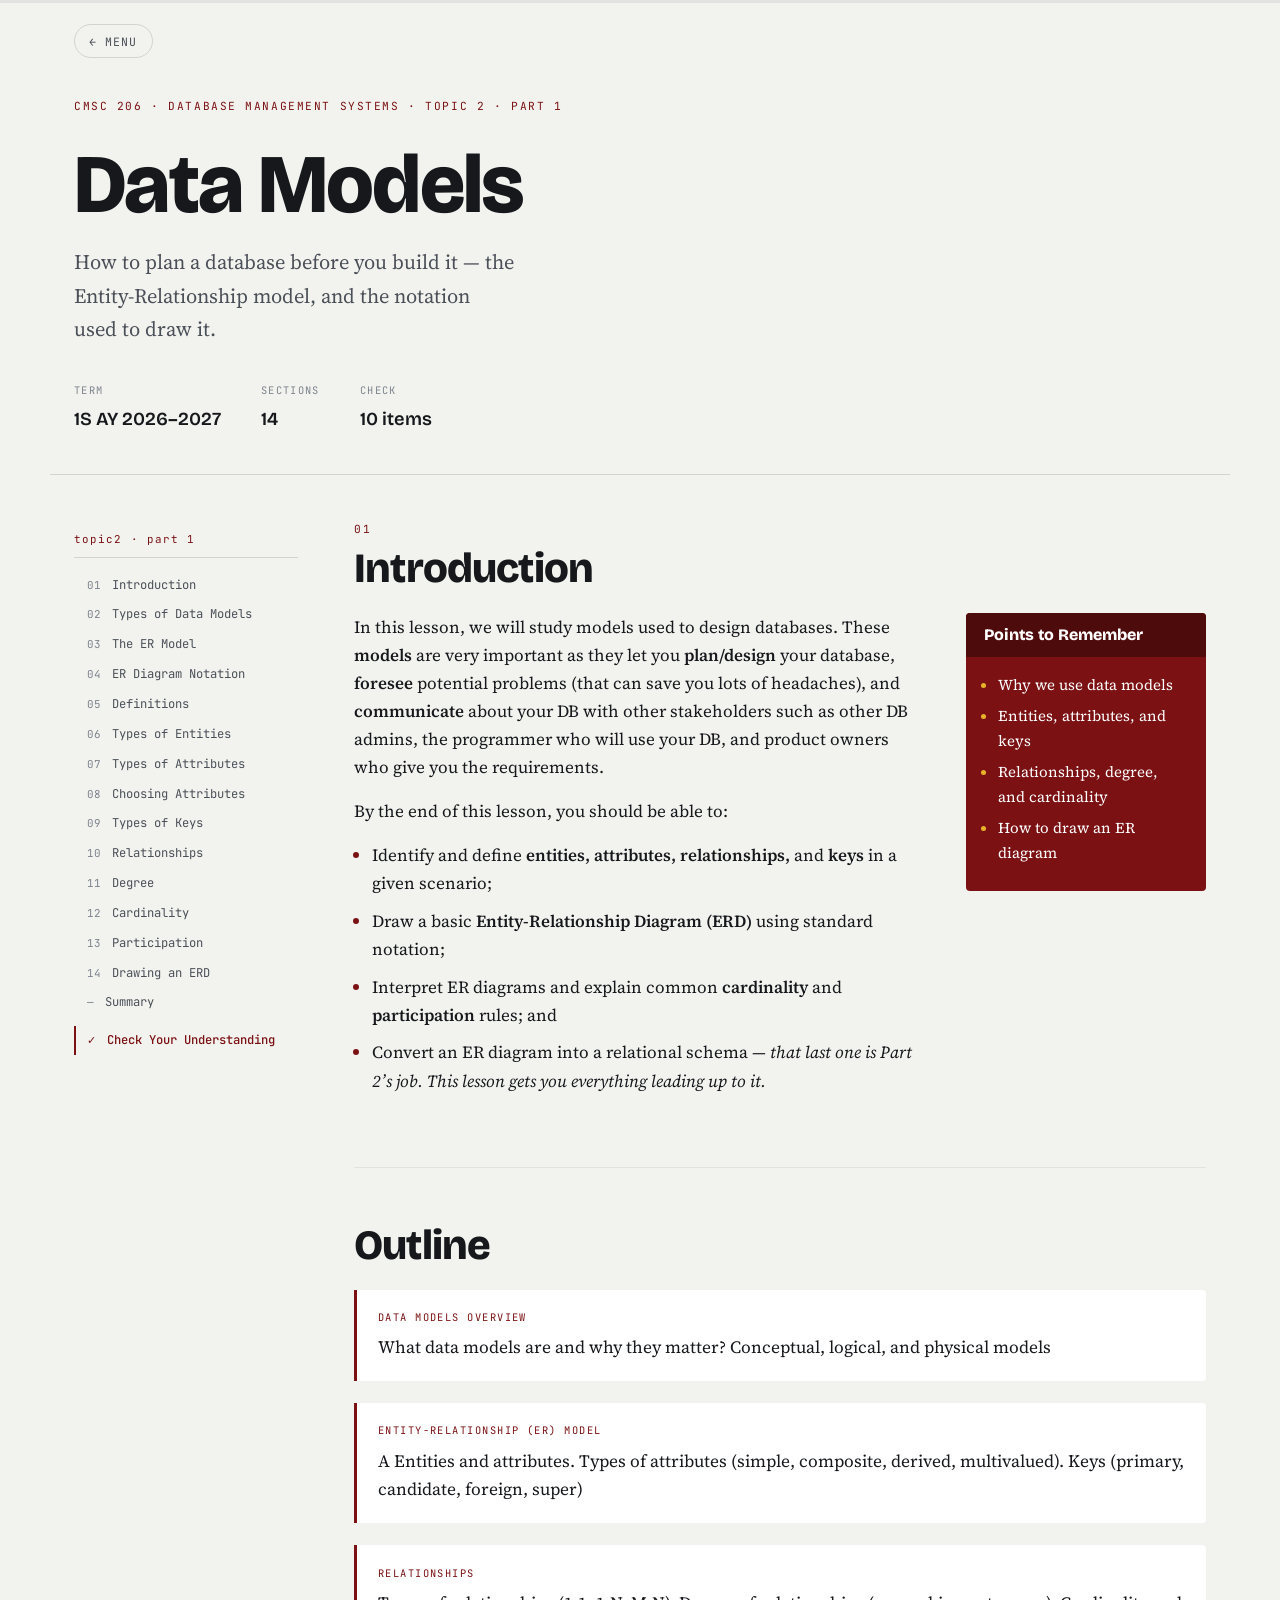
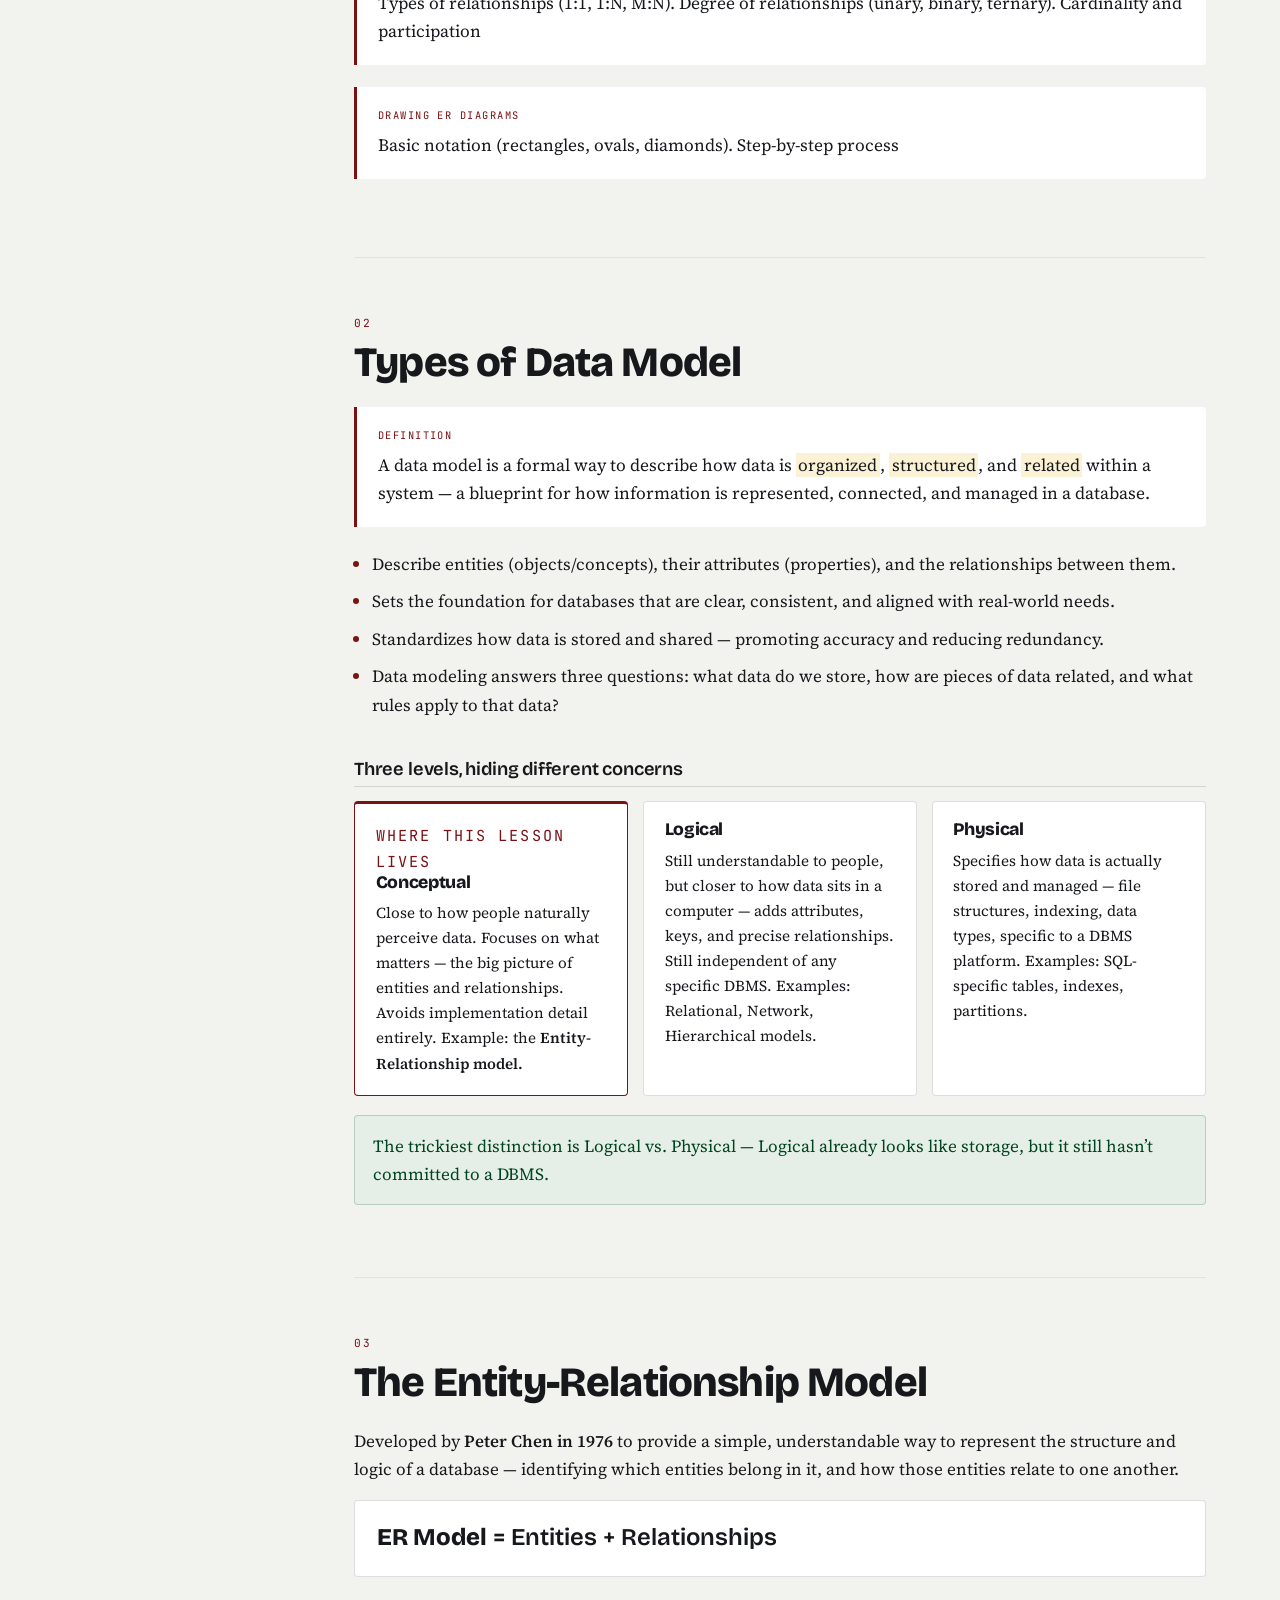
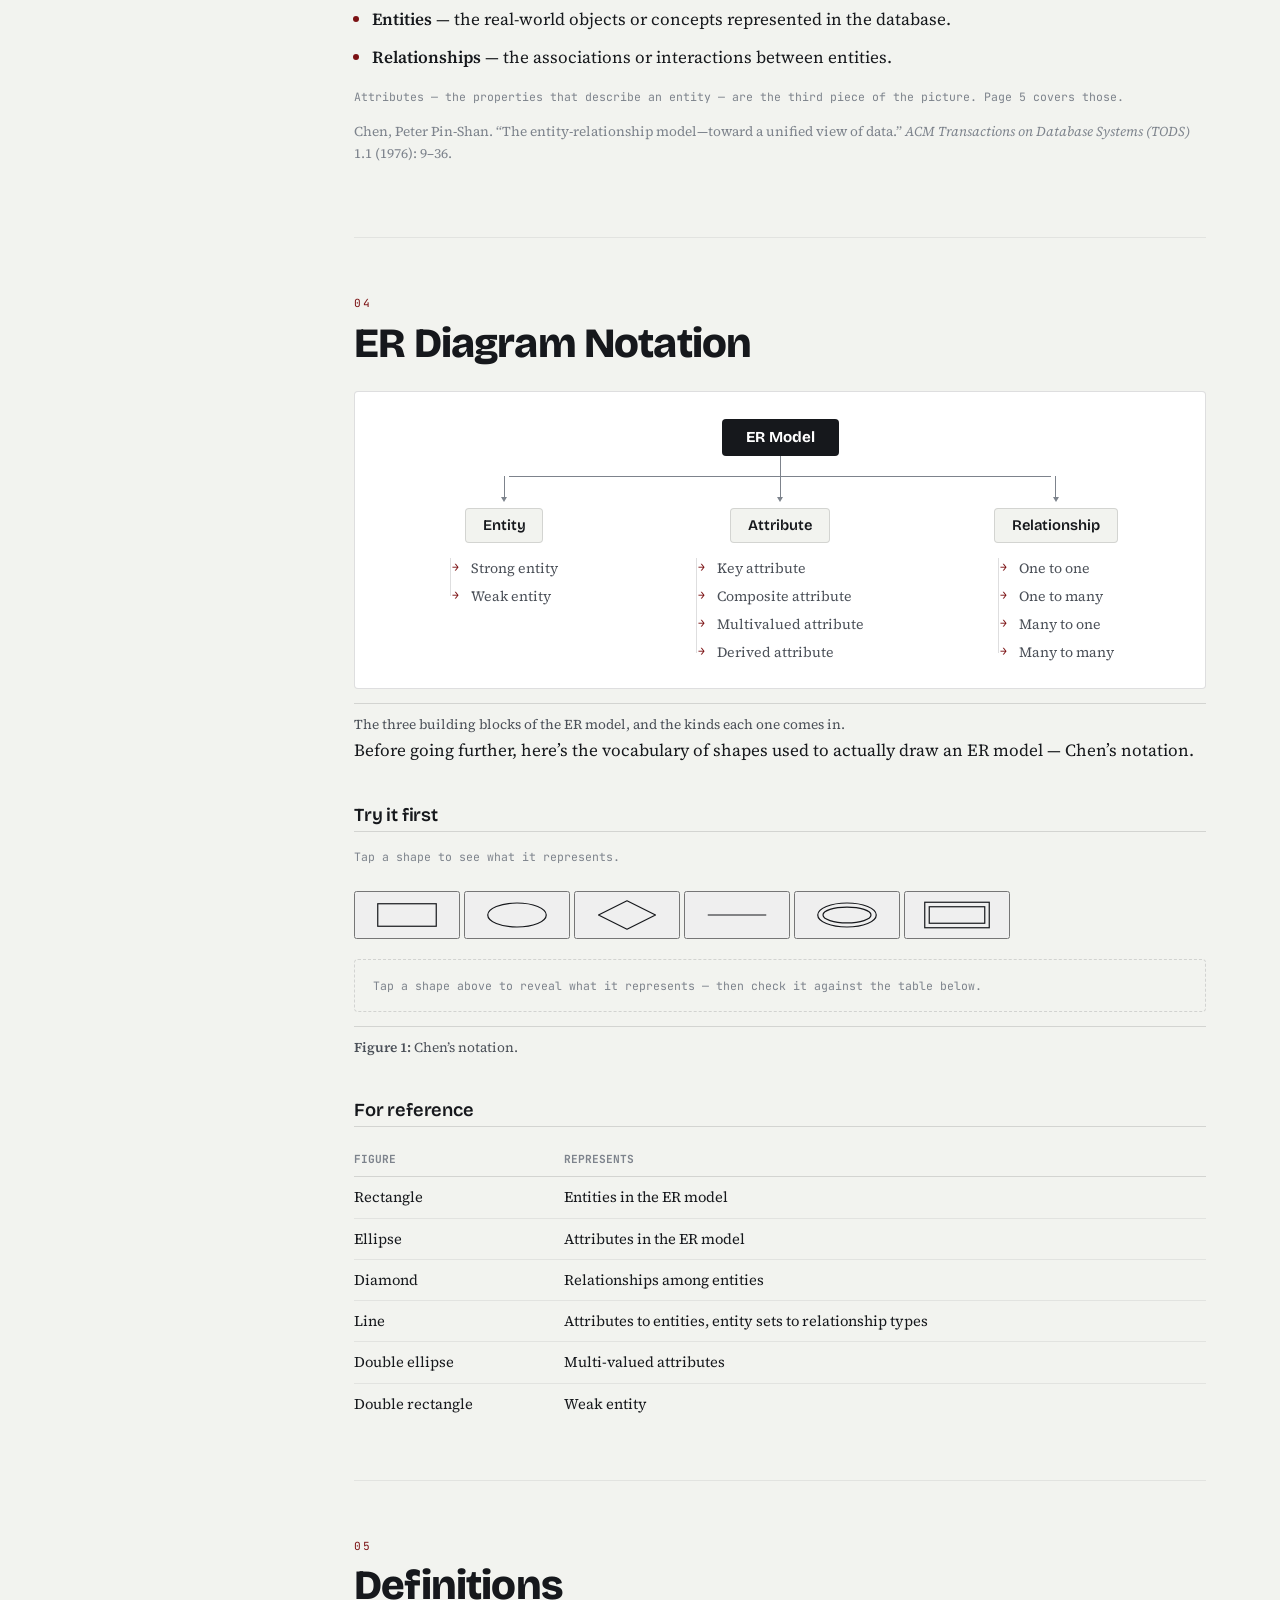
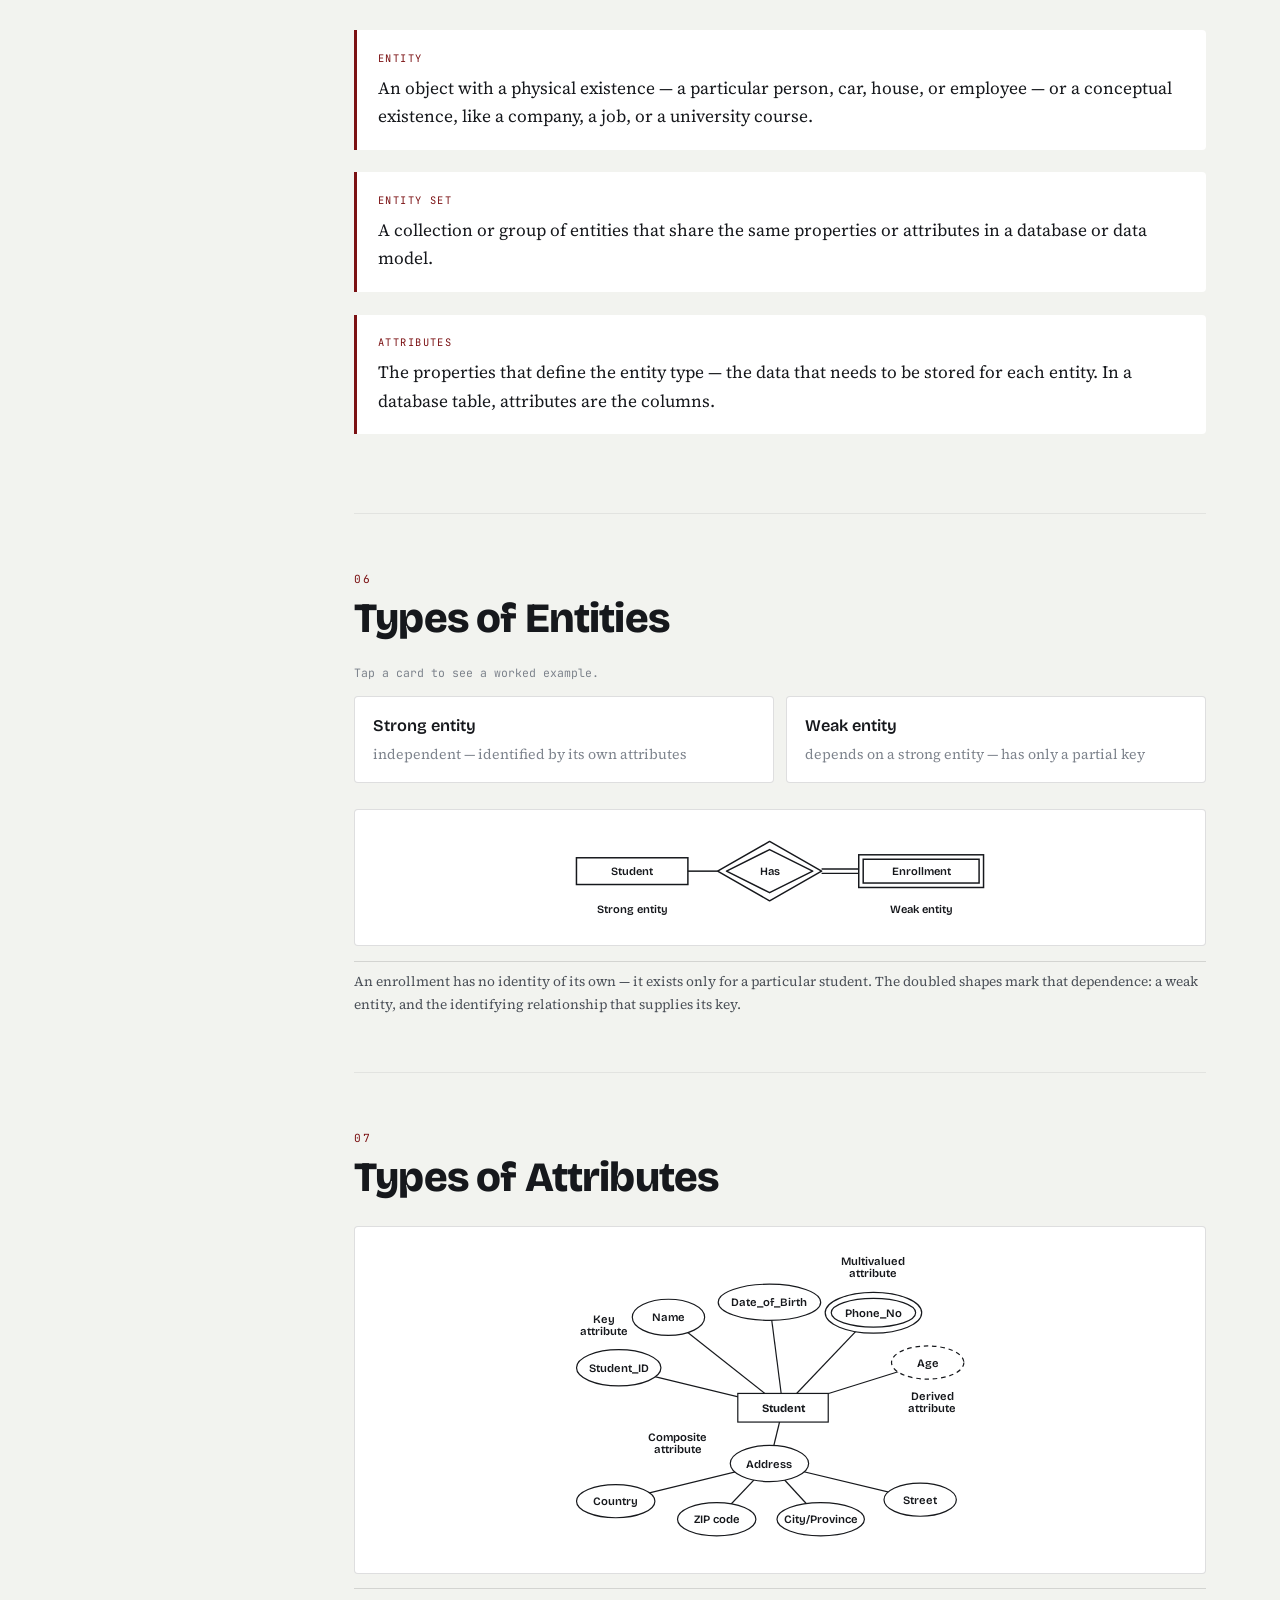
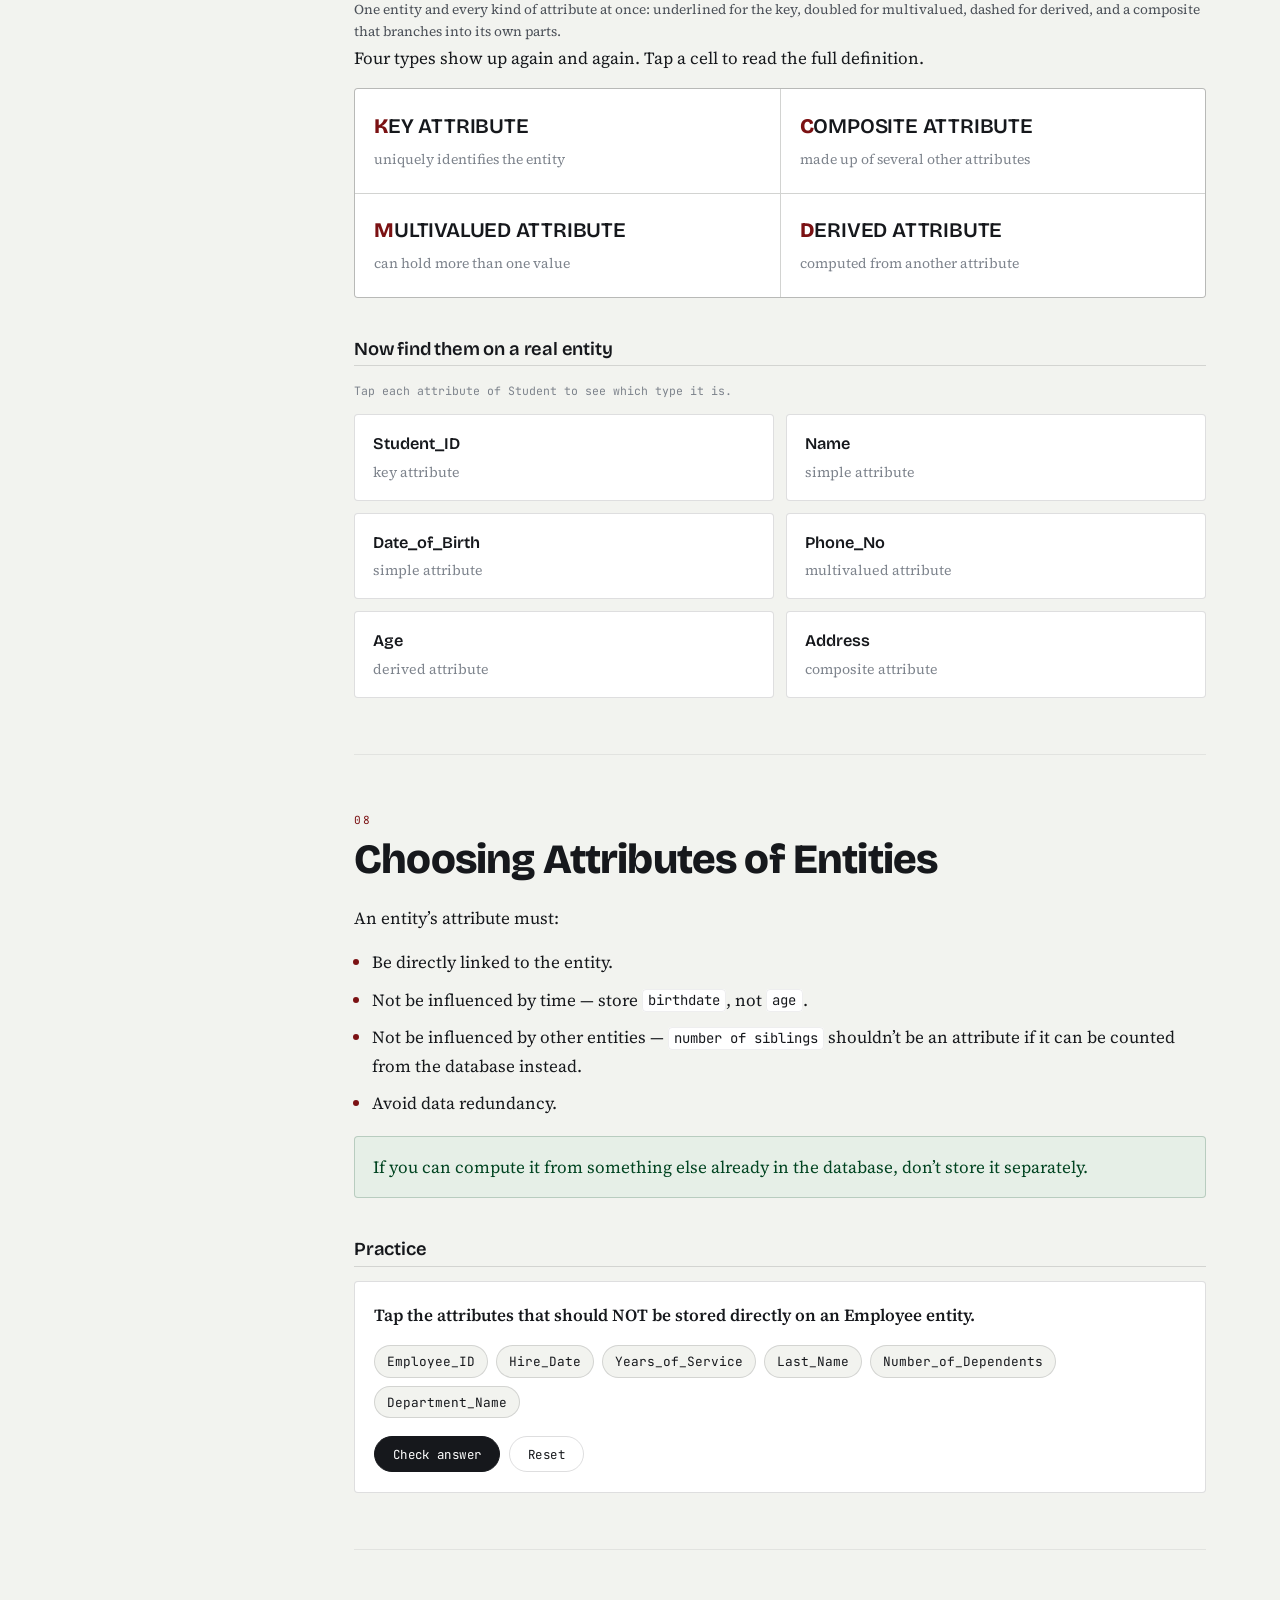
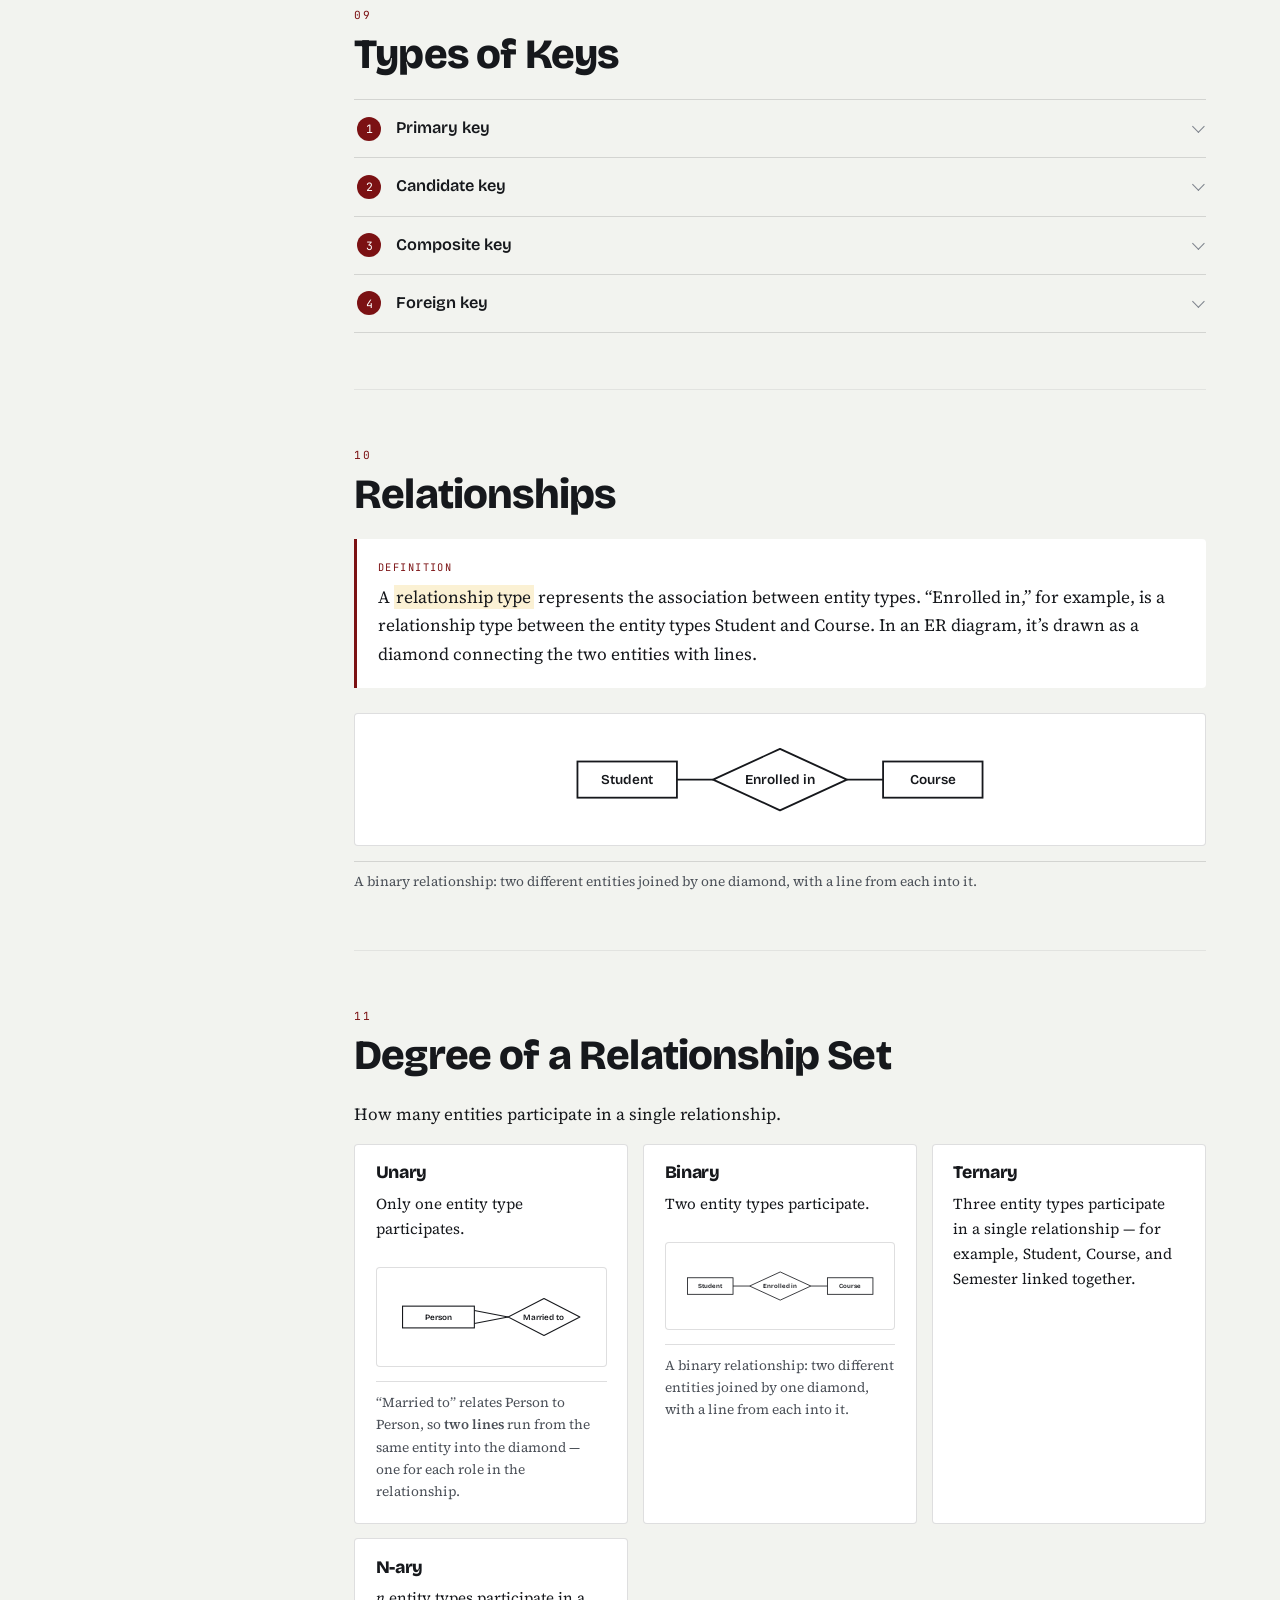
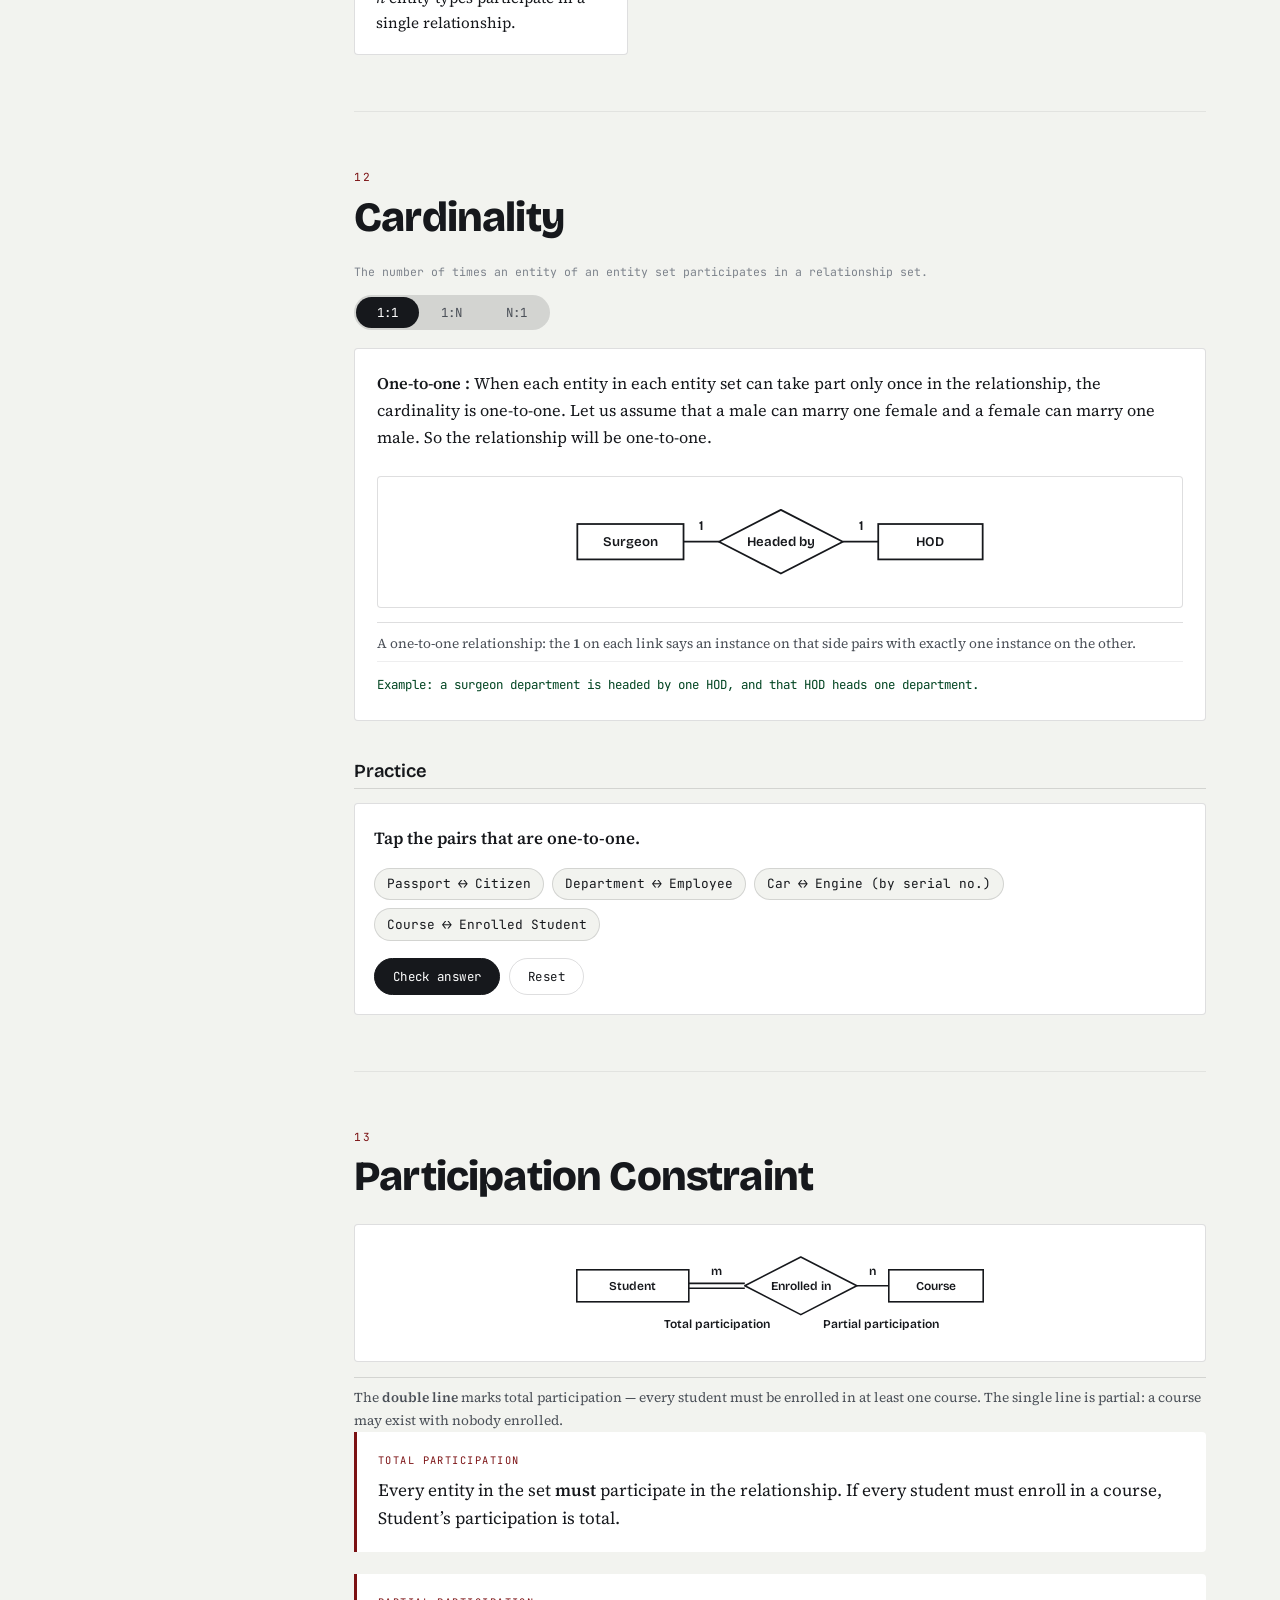
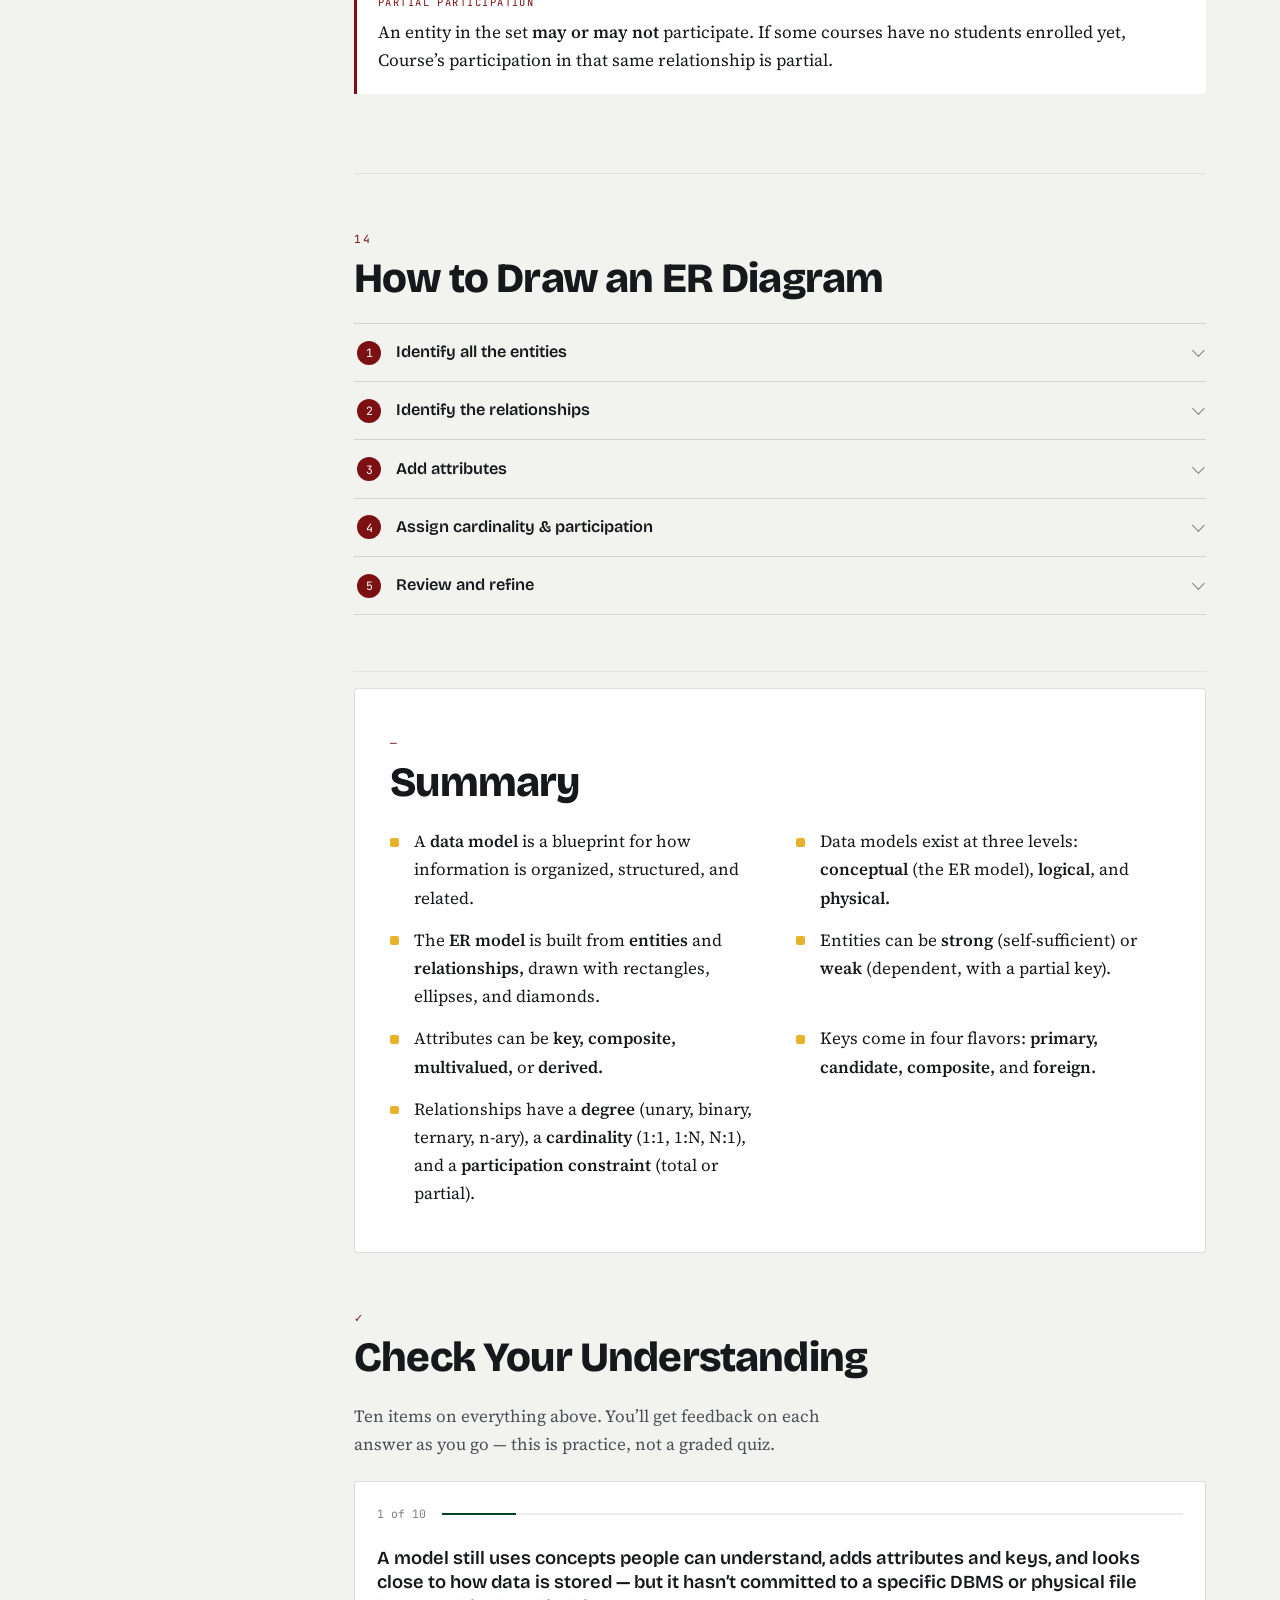
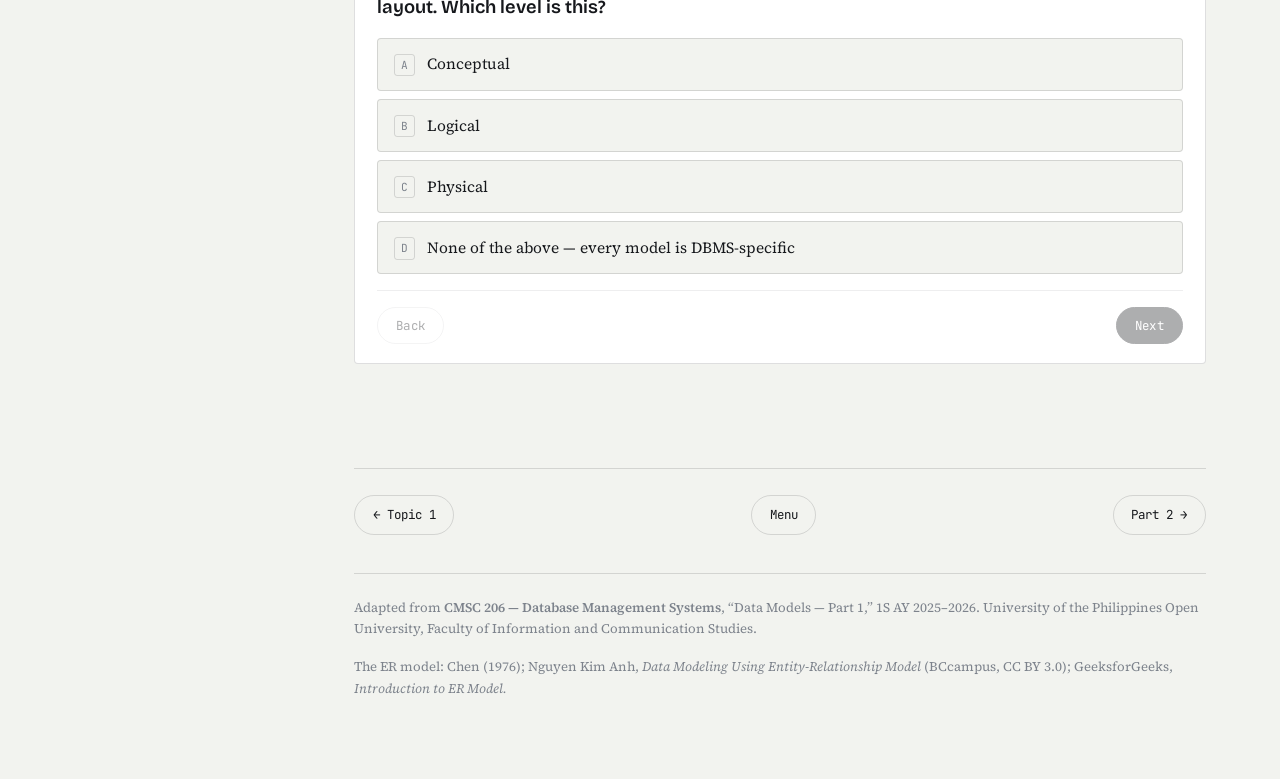
<file: lessons/Topic2-Part1.html>
<!DOCTYPE html>
<html lang="en">
<head>
<meta charset="UTF-8">
<meta name="viewport" content="width=device-width, initial-scale=1.0">
<title>Topic 2 (Part 1) &middot; Data Models &middot; CMSC 206</title>
<link rel="preconnect" href="https://fonts.googleapis.com">
<link rel="preconnect" href="https://fonts.gstatic.com" crossorigin>
<link href="https://fonts.googleapis.com/css2?family=Bricolage+Grotesque:opsz,wght@12..96,600;12..96,800&family=JetBrains+Mono:wght@400;500;700&family=Source+Serif+4:opsz,wght@8..60,400;8..60,600;8..60,700&display=swap" rel="stylesheet">
<link rel="stylesheet" href="../assets/style.css">
<style>
/* ER Model map — self-contained, uses the shared design tokens */
.ermap{
  background:var(--card); border:1px solid var(--rule); border-radius:var(--r);
  padding:1.7rem 1.2rem 1.5rem;
  display:flex; flex-direction:column; align-items:center;
}
.ermap__root{
  margin:0; background:var(--ink); color:#fff;
  font-family:var(--display); font-weight:700; font-size:.95rem; line-height:1.3;
  padding:.55rem 1.5rem; border-radius:var(--r);
}
.ermap__stem{ width:1px; height:1.2rem; background:var(--ink-faint); }

.ermap__branches{
  position:relative; align-self:stretch;
  display:grid; grid-template-columns:repeat(3,1fr); gap:1rem;
}
.ermap__branches::before{                 /* horizontal bar joining the three drops */
  content:""; position:absolute; top:0; left:16.666%; right:16.666%;
  height:1px; background:var(--ink-faint);
}
.ermap__col{
  position:relative; padding-top:2rem;
  display:flex; flex-direction:column; align-items:center;
}
.ermap__col::before{                       /* drop from the bar down to the node */
  content:""; position:absolute; top:0; left:calc(50% - .5px);
  width:1px; height:1.4rem; background:var(--ink-faint);
}
.ermap__col::after{                        /* arrowhead at the end of the drop */
  content:""; position:absolute; top:1.35rem; left:50%; transform:translateX(-50%);
  width:0; height:0;
  border-left:3.5px solid transparent; border-right:3.5px solid transparent;
  border-top:5px solid var(--ink-faint);
}
.ermap__node{
  margin:0; background:var(--paper); border:1px solid var(--rule); border-radius:var(--r);
  padding:.45rem 1.05rem;
  font-family:var(--display); font-weight:600; font-size:.92rem; line-height:1.3;
  white-space:nowrap;
}

.ermap__leaves{
  list-style:none; margin:.9rem 0 0; padding:0; text-align:left;
}
.ermap__leaves li{
  position:relative; padding:0 0 .45rem 1.3rem;
  font-size:.88rem; line-height:1.5; color:var(--ink-soft); white-space:nowrap;
}
.ermap__leaves li:last-child{ padding-bottom:0; }
.ermap__leaves li::before{                 /* vertical spine down the left */
  content:""; position:absolute; left:0; top:0; bottom:0;
  width:1px; background:var(--rule);
}
.ermap__leaves li:last-child::before{ bottom:auto; height:.75em; }
.ermap__leaves li::after{                  /* arrow pointing into the label */
  content:"\2192"; position:absolute; left:.1rem; top:0;
  height:1.5em; display:flex; align-items:center;
  color:var(--maroon); font-family:var(--mono); font-size:.72rem;
}

@media (max-width:620px){
  .ermap__branches{ grid-template-columns:1fr; gap:.4rem; }
  .ermap__branches::before{ display:none; }
  .ermap__col{ padding-top:1.5rem; }
  .ermap__col::before{ height:1rem; }
  .ermap__col::after{ top:.95rem; }
}

  /* ER notation key — self-contained, uses the shared design tokens */
.ernote{
  background:var(--card); border:1px solid var(--rule); border-radius:var(--r);
  overflow:hidden;
}
.ernote__row{
  display:grid; grid-template-columns:7.5rem 1fr; align-items:center;
  gap:0 1.1rem; padding:.85rem 1.1rem;
  border-top:1px solid var(--rule-soft);
}
.ernote__row:first-child{ border-top:0; }
.ernote__art{
  display:block; width:100%; height:auto;
  color:var(--ink);                 /* shapes inherit this via currentColor */
}
.ernote__name{
  margin:0; font-family:var(--display); font-weight:600; font-size:1rem; line-height:1.25;
}
.ernote__what{
  margin:.15rem 0 0; font-size:.88rem; line-height:1.5; color:var(--ink-soft);
}

@media (max-width:520px){
  .ernote__row{ grid-template-columns:5.5rem 1fr; gap:0 .9rem; padding:.75rem .9rem; }
}

  /* Small ER fragment — self-contained, uses the shared design tokens */
.erfrag{
  background:var(--card); border:1px solid var(--rule); border-radius:var(--r);
  padding:1.5rem 1.2rem; text-align:center;
}
.erfrag__art{
  display:block; width:100%; max-width:26rem; height:auto; margin:0 auto;
  color:var(--ink);                       /* shapes inherit this via currentColor */
}
.erfrag__art text{
  font-family:var(--display); font-weight:600; font-size:15px;
  fill:currentColor; stroke:none;
}
  
</style>

</head>
<body data-lesson="topic2-part1">

<div class="progress" role="progressbar" aria-label="Lesson progress" aria-valuemin="0" aria-valuemax="100" aria-valuenow="0">
  <div class="progress__bar"></div>
</div>

<div class="topbar">
  <a class="menu-link" href="../index.html"><span aria-hidden="true">&larr;</span> Menu</a>
</div>

<header class="hero">
  <p class="eyebrow">CMSC 206 &middot; Database Management Systems &middot; Topic 2 &middot; Part 1</p>
  <h1>Data Models</h1>
  <p class="hero__lede">How to plan a database before you build it &mdash; the Entity-Relationship model, and the notation used to draw it.</p>
  <dl class="hero__meta">
    <div><dt>Term</dt><dd>1S AY 2026&ndash;2027</dd></div>
    <div><dt>Sections</dt><dd>14</dd></div>
    <div><dt>Check</dt><dd>10 items</dd></div>
  </dl>
</header>

<div class="shell">

  <nav class="rail" aria-label="Lesson sections">
    <p class="rail__label">topic2 &middot; part 1</p>
    <ol class="rail__list">
      <li><a href="#intro" class="rail__link"><span>01</span> Introduction</a></li>
      <li><a href="#levels" class="rail__link"><span>02</span> Types of Data Models</a></li>
      <li><a href="#ermodel" class="rail__link"><span>03</span> The ER Model</a></li>
      <li><a href="#notation" class="rail__link"><span>04</span> ER Diagram Notation</a></li>
      <li><a href="#definitions" class="rail__link"><span>05</span> Definitions</a></li>
      <li><a href="#entities" class="rail__link"><span>06</span> Types of Entities</a></li>
      <li><a href="#attributes" class="rail__link"><span>07</span> Types of Attributes</a></li>
      <li><a href="#choosing" class="rail__link"><span>08</span> Choosing Attributes</a></li>
      <li><a href="#keys" class="rail__link"><span>09</span> Types of Keys</a></li>
      <li><a href="#relationship" class="rail__link"><span>10</span> Relationships</a></li>
      <li><a href="#degree" class="rail__link"><span>11</span> Degree</a></li>
      <li><a href="#cardinality" class="rail__link"><span>12</span> Cardinality</a></li>
      <li><a href="#participation" class="rail__link"><span>13</span> Participation</a></li>
      <li><a href="#drawing" class="rail__link"><span>14</span> Drawing an ERD</a></li>
      <li><a href="#summary" class="rail__link"><span>&mdash;</span> Summary</a></li>
      <li><a href="#check" class="rail__link rail__link--check"><span>&#10003;</span> Check Your Understanding</a></li>
    </ol>
  </nav>

  <main class="main">

    <!-- ============ 01 INTRODUCTION ============ -->
    <section id="intro" class="section">
      <p class="section__num">01</p>
      <h2>Introduction</h2>
      <div class="split">
        <div>
          <p>In this lesson, we will study models used to design databases. These <b>models</b> are very important as they let you <b>plan/design</b> your database, <b>foresee</b> potential problems (that can save you lots of headaches), and <b>communicate</b> about your DB with other stakeholders such as other DB admins, the programmer who will use your DB, and product owners who give you the requirements.</p>
          <p>By the end of this lesson, you should be able to:</p>
          <ul class="list">
            <li>Identify and define <strong>entities, attributes, relationships,</strong> and <strong>keys</strong> in a given scenario;</li>
            <li>Draw a basic <strong>Entity-Relationship Diagram (ERD)</strong> using standard notation;</li>
            <li>Interpret ER diagrams and explain common <strong>cardinality</strong> and <strong>participation</strong> rules; and</li>
            <li>Convert an ER diagram into a relational schema &mdash; <em>that last one is Part 2&rsquo;s job. This lesson gets you everything leading up to it.</em></li>
          </ul>
        </div>
        <aside class="remember">
          <h3>Points to Remember</h3>
          <ul>
            <li>Why we use data models</li>
            <li>Entities, attributes, and keys</li>
            <li>Relationships, degree, and cardinality</li>
            <li>How to draw an ER diagram</li>
          </ul>
        </aside>
      </div>
    </section>

     <section id="outl" class="section">
      <h2>Outline</h2>

      <div class="definition">
        <p class="definition__tag">Data Models Overview</p>
        <p>What data models are and why they matter? Conceptual, logical, and physical models</p>
      </div>
      <div class="definition">
        <p class="definition__tag">Entity-Relationship (ER) Model</p>
        <p>A Entities and attributes. Types of attributes (simple, composite, derived, multivalued). Keys (primary, candidate, foreign, super)</p>
      </div>
      <div class="definition">
        <p class="definition__tag">Relationships</p>
        <p>Types of relationships (1:1, 1:N, M:N). Degree of relationships (unary, binary, ternary). Cardinality and participation</p>
      </div>
       <div class="definition">
        <p class="definition__tag">Drawing ER Diagrams</p>
        <p>Basic notation (rectangles, ovals, diamonds). Step-by-step process</p>
      </div>
    </section>

    <!-- ============ 02 LEVELS OF A DATA MODEL ============ -->
    <section id="levels" class="section">
      <p class="section__num">02</p>
      <h2>Types of Data Model</h2>

      <div class="definition">
        <p class="definition__tag">Definition</p>
        <p>A data model is a formal way to describe how data is <mark>organized</mark>, <mark>structured</mark>, and <mark>related</mark> within a system &mdash; a blueprint for how information is represented, connected, and managed in a database.</p>
      </div>

      <ul class="list">
        <li>Describe entities (objects/concepts), their attributes (properties), and the relationships between them.</li>
        <li>Sets the foundation for databases that are clear, consistent, and aligned with real-world needs.</li>
        <li>Standardizes how data is stored and shared &mdash; promoting accuracy and reducing redundancy.</li>
        <li>Data modeling answers three questions: what data do we store, how are pieces of data related, and what rules apply to that data?</li>
      </ul>

      <h3 class="sub">Three levels, hiding different concerns</h3>
      <div class="types">
        <article class="type type--focus">
          <p class="type__tag">Where this lesson lives</p>
          <h3>Conceptual</h3>
          <p>Close to how people naturally perceive data. Focuses on what matters &mdash; the big picture of entities and relationships. Avoids implementation detail entirely. Example: the <strong>Entity-Relationship model.</strong></p>
        </article>
        <article class="type">
          <h3>Logical</h3>
          <p>Still understandable to people, but closer to how data sits in a computer &mdash; adds attributes, keys, and precise relationships. Still independent of any specific DBMS. Examples: Relational, Network, Hierarchical models.</p>
        </article>
        <article class="type">
          <h3>Physical</h3>
          <p>Specifies how data is actually stored and managed &mdash; file structures, indexing, data types, specific to a DBMS platform. Examples: SQL-specific tables, indexes, partitions.</p>
        </article>
      </div>
      <p class="callout callout--note">The trickiest distinction is Logical vs. Physical &mdash; Logical already looks like storage, but it still hasn&rsquo;t committed to a DBMS.</p>
    </section>

    <!-- ============ 03 THE ER MODEL ============ -->
    <section id="ermodel" class="section">
      <p class="section__num">03</p>
      <h2>The Entity-Relationship Model</h2>
      <p>Developed by <strong>Peter Chen in 1976</strong> to provide a simple, understandable way to represent the structure and logic of a database &mdash; identifying which entities belong in it, and how those entities relate to one another.</p>

      <p class="equation"><b>ER Model</b> = Entities + Relationships</p>

      <ul class="list">
        <li><strong>Entities</strong> &mdash; the real-world objects or concepts represented in the database.</li>
        <li><strong>Relationships</strong> &mdash; the associations or interactions between entities.</li>
      </ul>
      <p class="hint">Attributes &mdash; the properties that describe an entity &mdash; are the third piece of the picture. Page 5 covers those.</p>
      <p style="font-size:.85rem;color:var(--ink-faint);">Chen, Peter Pin-Shan. &ldquo;The entity-relationship model&mdash;toward a unified view of data.&rdquo; <em>ACM Transactions on Database Systems (TODS)</em> 1.1 (1976): 9&ndash;36.</p>
    </section>

    <!-- ============ 04 ER DIAGRAM NOTATION ============ -->
    <section id="notation" class="section">
      <p class="section__num">04</p>
      <h2>ER Diagram Notation</h2>
      <figure class="figure">
  <div class="ermap">
    <p class="ermap__root">ER Model</p>
    <div class="ermap__stem"></div>

    <div class="ermap__branches">
      <div class="ermap__col">
        <p class="ermap__node">Entity</p>
        <ul class="ermap__leaves">
          <li>Strong entity</li>
          <li>Weak entity</li>
        </ul>
      </div>

      <div class="ermap__col">
        <p class="ermap__node">Attribute</p>
        <ul class="ermap__leaves">
          <li>Key attribute</li>
          <li>Composite attribute</li>
          <li>Multivalued attribute</li>
          <li>Derived attribute</li>
        </ul>
      </div>

      <div class="ermap__col">
        <p class="ermap__node">Relationship</p>
        <ul class="ermap__leaves">
          <li>One to one</li>
          <li>One to many</li>
          <li>Many to one</li>
          <li>Many to many</li>
        </ul>
      </div>
    </div>
  </div>
  <figcaption>The three building blocks of the ER model, and the kinds each one comes in.</figcaption>
</figure>
      <p>Before going further, here&rsquo;s the vocabulary of shapes used to actually draw an ER model &mdash; Chen&rsquo;s notation.</p>

      <h3 class="sub">Try it first</h3>
      <p class="hint">Tap a shape to see what it represents.</p>
      <figure class="figure">
        <div class="shapes" data-detail-target="#notationDetail">
          <button class="shape-btn" type="button" data-detail="n-rect" aria-expanded="false"><span class="swatch"></span><span class="shape-name">
            <svg class="ernote__art" viewBox="0 0 120 56" fill="none" stroke="currentColor" stroke-width="1.6" aria-hidden="true" style="zoom:0.3">
        <rect x="21" y="13" width="78" height="30" />
      </svg>
          </span></button>
          <button class="shape-btn" type="button" data-detail="n-ellipse" aria-expanded="false"><span class="swatch ellipse"></span><span class="shape-name"><svg class="ernote__art" viewBox="0 0 120 56" fill="none" stroke="currentColor" stroke-width="1.6" aria-hidden="true"  style="zoom:0.3">
        <ellipse cx="60" cy="28" rx="39" ry="16" />
      </svg></span></button>
          <button class="shape-btn" type="button" data-detail="n-diamond" aria-expanded="false"><span class="swatch diamond"></span><span class="shape-name"><svg class="ernote__art" viewBox="0 0 120 56" fill="none" stroke="currentColor" stroke-width="1.6" aria-hidden="true"  style="zoom:0.3">
        <polygon points="60,9 98,28 60,47 22,28" stroke-linejoin="round" /></span></button>
          <button class="shape-btn" type="button" data-detail="n-line" aria-expanded="false"><span class="swatch line"></span><span class="shape-name"><svg class="ernote__art" viewBox="0 0 120 56" fill="none" stroke="currentColor" stroke-width="1.6" aria-hidden="true"  style="zoom:0.3">
        <line x1="21" y1="28" x2="99" y2="28" />
      </svg></span></button>
          <button class="shape-btn" type="button" data-detail="n-dblellipse" aria-expanded="false"><span class="swatch dbl-ellipse"></span><span class="shape-name"><svg class="ernote__art" viewBox="0 0 120 56" fill="none" stroke="currentColor" stroke-width="1.6" aria-hidden="true"  style="zoom:0.3">
        <ellipse cx="60" cy="28" rx="39" ry="16" />
        <ellipse cx="60" cy="28" rx="32" ry="10.5" />
      </svg></span></button>
          <button class="shape-btn" type="button" data-detail="n-dblrect" aria-expanded="false"><span class="swatch dbl-rect"></span><span class="shape-name"><svg class="ernote__art" viewBox="0 0 120 56" fill="none" stroke="currentColor" stroke-width="1.6" aria-hidden="true"  style="zoom:0.3">
        <rect x="17" y="11" width="86" height="34" />
        <rect x="23" y="17" width="74" height="22" />
      </svg></span></button>
        </div>
        <div class="detail" id="notationDetail" role="status">
          <p class="hint">Tap a shape above to reveal what it represents &mdash; then check it against the table below.</p>
        </div>
        <figcaption><strong>Figure 1:</strong> Chen&rsquo;s notation.</figcaption>
      </figure>

      <div hidden>
        <div id="n-rect"><h4>Rectangle</h4><p>Represents <strong>entities</strong> in the ER model.</p></div>
        <div id="n-ellipse"><h4>Ellipse</h4><p>Represents <strong>attributes</strong> in the ER model.</p></div>
        <div id="n-diamond"><h4>Diamond</h4><p>Represents <strong>relationships</strong> among entities.</p></div>
        <div id="n-line"><h4>Line</h4><p>Connects attributes to entities, and entity sets to relationship types.</p></div>
        <div id="n-dblellipse"><h4>Double ellipse</h4><p>Represents a <strong>multi-valued</strong> attribute.</p></div>
        <div id="n-dblrect"><h4>Double rectangle</h4><p>Represents a <strong>weak entity.</strong></p></div>
      </div>

      <h3 class="sub">For reference</h3>
      <table style="width:100%; border-collapse:collapse; font-size:.92rem;">
        <tr style="border-bottom:1px solid var(--rule);"><th style="text-align:left; padding:.5rem 0; font-family:var(--mono); font-size:.7rem; color:var(--ink-faint); text-transform:uppercase;">Figure</th><th style="text-align:left; padding:.5rem 0; font-family:var(--mono); font-size:.7rem; color:var(--ink-faint); text-transform:uppercase;">Represents</th></tr>
        <tr style="border-bottom:1px solid var(--rule-soft);"><td style="padding:.5rem 0;">Rectangle</td><td style="padding:.5rem 0;">Entities in the ER model</td></tr>
        <tr style="border-bottom:1px solid var(--rule-soft);"><td style="padding:.5rem 0;">Ellipse</td><td style="padding:.5rem 0;">Attributes in the ER model</td></tr>
        <tr style="border-bottom:1px solid var(--rule-soft);"><td style="padding:.5rem 0;">Diamond</td><td style="padding:.5rem 0;">Relationships among entities</td></tr>
        <tr style="border-bottom:1px solid var(--rule-soft);"><td style="padding:.5rem 0;">Line</td><td style="padding:.5rem 0;">Attributes to entities, entity sets to relationship types</td></tr>
        <tr style="border-bottom:1px solid var(--rule-soft);"><td style="padding:.5rem 0;">Double ellipse</td><td style="padding:.5rem 0;">Multi-valued attributes</td></tr>
        <tr><td style="padding:.5rem 0;">Double rectangle</td><td style="padding:.5rem 0;">Weak entity</td></tr>
      </table>
    </section>

    <!-- ============ 05 DEFINITIONS ============ -->
    <section id="definitions" class="section">
      <p class="section__num">05</p>
      <h2>Definitions</h2>

      <div class="definition">
        <p class="definition__tag">Entity</p>
        <p>An object with a physical existence &mdash; a particular person, car, house, or employee &mdash; or a conceptual existence, like a company, a job, or a university course.</p>
      </div>
      <div class="definition">
        <p class="definition__tag">Entity set</p>
        <p>A collection or group of entities that share the same properties or attributes in a database or data model.</p>
      </div>
      <div class="definition">
        <p class="definition__tag">Attributes</p>
        <p>The properties that define the entity type &mdash; the data that needs to be stored for each entity. In a database table, attributes are the columns.</p>
      </div>
    </section>

    <!-- ============ 06 TYPES OF ENTITIES ============ -->
    <section id="entities" class="section">
      <p class="section__num">06</p>
      <h2>Types of Entities</h2>
      <p class="hint">Tap a card to see a worked example.</p>
      <div class="cards">
        <button class="card" type="button" data-reveal aria-expanded="false">
          <span class="card__title">Strong entity</span>
          <span class="card__sub">independent &mdash; identified by its own attributes</span>
          <span class="card__data"><em>example:</em> Student, with Student_NO as its own primary key. Student_NO alone uniquely identifies every student, so Student needs nothing else to exist.</span>
        </button>
        <button class="card" type="button" data-reveal aria-expanded="false">
          <span class="card__title">Weak entity</span>
          <span class="card__sub">depends on a strong entity &mdash; has only a partial key</span>
          <span class="card__data"><em>example:</em> Enrollment, with Enrollment_no as a partial key. There can be no Enrollment without a Student &mdash; a record is only identified by Enrollment_no combined with Student_ID.</span>
        </button>
      </div>

      <figure class="figure">
  <div class="erfrag">
    <svg class="erfrag__art" viewBox="0 0 560 118"
         fill="none" stroke="currentColor" stroke-width="2" aria-hidden="true">
      <!-- strong entity: single rectangle -->
      <rect x="6" y="32" width="150" height="36" />
      <text x="81" y="50" text-anchor="middle" dominant-baseline="central">Student</text>
      <text class="erfrag__tag" x="81" y="106" text-anchor="middle">Strong entity</text>

      <!-- link -->
      <line x1="156" y1="50" x2="196" y2="50" />

      <!-- identifying relationship: double diamond -->
      <polygon points="266,10 336,50 266,90 196,50" stroke-linejoin="round" />
      <polygon points="266,21 324,50 266,79 208,50" stroke-linejoin="round" />
      <text x="266" y="50" text-anchor="middle" dominant-baseline="central">Has</text>

      <!-- double link: the weak entity's total participation -->
      <line x1="336" y1="47" x2="386" y2="47" />
      <line x1="336" y1="53" x2="386" y2="53" />

      <!-- weak entity: double rectangle -->
      <rect x="386" y="28" width="168" height="44" />
      <rect x="392" y="34" width="156" height="32" />
      <text x="470" y="50" text-anchor="middle" dominant-baseline="central">Enrollment</text>
      <text class="erfrag__tag" x="470" y="106" text-anchor="middle">Weak entity</text>
    </svg>
  </div>
  <figcaption>An enrollment has no identity of its own &mdash; it exists only for a particular student. The doubled shapes mark that dependence: a weak entity, and the identifying relationship that supplies its key.</figcaption>
</figure>
    </section>

    <!-- ============ 07 TYPES OF ATTRIBUTES ============ -->
    <section id="attributes" class="section">
      <p class="section__num">07</p>
      <h2>Types of Attributes</h2>
      <figure class="figure">
  <div class="erfrag">
    <svg class="erfrag__art" viewBox="0 0 552 396"
         fill="none" stroke="currentColor" stroke-width="1.6" aria-hidden="true">

      <!-- links first; the filled shapes below paint over their ends -->
      <g>
        <line x1="280" y1="208" x2="62"  y2="155" />
        <line x1="280" y1="208" x2="128" y2="88"  />
        <line x1="280" y1="208" x2="262" y2="68"  />
        <line x1="280" y1="208" x2="400" y2="82"  />
        <line x1="280" y1="208" x2="472" y2="148" />
        <line x1="280" y1="208" x2="262" y2="282" />

        <line x1="262" y1="282" x2="58"  y2="332" />
        <line x1="262" y1="282" x2="192" y2="356" />
        <line x1="262" y1="282" x2="330" y2="356" />
        <line x1="262" y1="282" x2="462" y2="330" />
      </g>

      <!-- the entity -->
      <rect x="220" y="189" width="120" height="38" fill="var(--card)" />
      <text x="280" y="208" text-anchor="middle" dominant-baseline="central"
            style="font-size:15px; font-weight:700;">Student</text>

      <!-- key attribute: underlined label -->
      <ellipse cx="62" cy="155" rx="56" ry="24" fill="var(--card)" />
      <text class="erfrag__key" x="62" y="155" text-anchor="middle" dominant-baseline="central">Student_ID</text>

      <!-- plain attributes -->
      <ellipse cx="128" cy="88" rx="48" ry="24" fill="var(--card)" />
      <text x="128" y="88" text-anchor="middle" dominant-baseline="central">Name</text>

      <ellipse cx="262" cy="68" rx="68" ry="24" fill="var(--card)" />
      <text x="262" y="68" text-anchor="middle" dominant-baseline="central">Date_of_Birth</text>

      <!-- multivalued attribute: double ellipse -->
      <ellipse cx="400" cy="82" rx="64" ry="27" fill="var(--card)" />
      <ellipse cx="400" cy="82" rx="56" ry="19" />
      <text x="400" y="82" text-anchor="middle" dominant-baseline="central">Phone_No</text>

      <!-- derived attribute: dashed ellipse -->
      <ellipse cx="472" cy="148" rx="48" ry="22" fill="var(--card)" stroke-dasharray="6 5" />
      <text x="472" y="148" text-anchor="middle" dominant-baseline="central">Age</text>

      <!-- composite attribute and its parts -->
      <ellipse cx="262" cy="282" rx="52" ry="24" fill="var(--card)" />
      <text x="262" y="282" text-anchor="middle" dominant-baseline="central">Address</text>

      <ellipse cx="58" cy="332" rx="52" ry="22" fill="var(--card)" />
      <text x="58" y="332" text-anchor="middle" dominant-baseline="central">Country</text>

      <ellipse cx="192" cy="356" rx="52" ry="22" fill="var(--card)" />
      <text x="192" y="356" text-anchor="middle" dominant-baseline="central">ZIP code</text>

      <ellipse cx="330" cy="356" rx="58" ry="22" fill="var(--card)" />
      <text x="330" y="356" text-anchor="middle" dominant-baseline="central">City/Province</text>

      <ellipse cx="462" cy="330" rx="48" ry="22" fill="var(--card)" />
      <text x="462" y="330" text-anchor="middle" dominant-baseline="central">Street</text>

      <!-- annotations -->
      <text class="erfrag__note" x="42" y="96"  text-anchor="middle">Key</text>
      <text class="erfrag__note" x="42" y="112" text-anchor="middle">attribute</text>

      <text class="erfrag__note" x="400" y="18" text-anchor="middle">Multivalued</text>
      <text class="erfrag__note" x="400" y="34" text-anchor="middle">attribute</text>

      <text class="erfrag__note" x="478" y="198" text-anchor="middle">Derived</text>
      <text class="erfrag__note" x="478" y="214" text-anchor="middle">attribute</text>

      <text class="erfrag__note" x="140" y="252" text-anchor="middle">Composite</text>
      <text class="erfrag__note" x="140" y="268" text-anchor="middle">attribute</text>
    </svg>
  </div>
  <figcaption>One entity and every kind of attribute at once: underlined for the key, doubled for multivalued, dashed for derived, and a composite that branches into its own parts.</figcaption>
</figure>
      <p>Four types show up again and again. Tap a cell to read the full definition.</p>

      <div class="quad">
        <button class="quad__cell" type="button" data-reveal aria-expanded="false">
          <span class="quad__word"><b>K</b>ey attribute</span>
          <span class="quad__short">uniquely identifies the entity</span>
          <span class="quad__long">Uniquely identifies each entity in the entity set &mdash; shown <strong>underlined</strong> in the diagram. Example: Student_ID.</span>
        </button>
        <button class="quad__cell" type="button" data-reveal aria-expanded="false">
          <span class="quad__word"><b>C</b>omposite attribute</span>
          <span class="quad__short">made up of several other attributes</span>
          <span class="quad__long">Composed of many other attributes. Example: Address, which breaks down into Country, ZIP code, City/Province, and Street.</span>
        </button>
        <button class="quad__cell" type="button" data-reveal aria-expanded="false">
          <span class="quad__word"><b>M</b>ultivalued attribute</span>
          <span class="quad__short">can hold more than one value</span>
          <span class="quad__long">Consists of more than one value for a given entity &mdash; shown as a <strong>double ellipse.</strong> Example: Phone_no.</span>
        </button>
        <button class="quad__cell" type="button" data-reveal aria-expanded="false">
          <span class="quad__word"><b>D</b>erived attribute</span>
          <span class="quad__short">computed from another attribute</span>
          <span class="quad__long">Can be derived from other attributes &mdash; shown <strong>dashed.</strong> Example: Age, derived from Date_of_Birth.</span>
        </button>
      </div>

      <h3 class="sub">Now find them on a real entity</h3>
      <p class="hint">Tap each attribute of Student to see which type it is.</p>
      <div class="cards">
        <button class="card" type="button" data-reveal aria-expanded="false">
          <span class="card__title">Student_ID</span>
          <span class="card__sub">key attribute</span>
          <span class="card__data"><em>why:</em> uniquely identifies each student &mdash; shown underlined.</span>
        </button>
        <button class="card" type="button" data-reveal aria-expanded="false">
          <span class="card__title">Name</span>
          <span class="card__sub">simple attribute</span>
          <span class="card__data"><em>why:</em> atomic and single-valued &mdash; the baseline a plain ellipse represents.</span>
        </button>
        <button class="card" type="button" data-reveal aria-expanded="false">
          <span class="card__title">Date_of_Birth</span>
          <span class="card__sub">simple attribute</span>
          <span class="card__data"><em>why:</em> also simple &mdash; and stored directly, which is exactly the source Age gets derived from below.</span>
        </button>
        <button class="card" type="button" data-reveal aria-expanded="false">
          <span class="card__title">Phone_No</span>
          <span class="card__sub">multivalued attribute</span>
          <span class="card__data"><em>why:</em> a student can have more than one phone number &mdash; shown as a double ellipse.</span>
        </button>
        <button class="card" type="button" data-reveal aria-expanded="false">
          <span class="card__title">Age</span>
          <span class="card__sub">derived attribute</span>
          <span class="card__data"><em>why:</em> computed from Date_of_Birth rather than stored on its own &mdash; shown dashed.</span>
        </button>
        <button class="card" type="button" data-reveal aria-expanded="false">
          <span class="card__title">Address</span>
          <span class="card__sub">composite attribute</span>
          <span class="card__data"><em>why:</em> breaks down into Country, ZIP code, City/Province, and Street.</span>
        </button>
      </div>
    </section>

    <!-- ============ 08 CHOOSING ATTRIBUTES ============ -->
    <section id="choosing" class="section">
      <p class="section__num">08</p>
      <h2>Choosing Attributes of Entities</h2>
      <p>An entity&rsquo;s attribute must:</p>
      <ul class="list">
        <li>Be directly linked to the entity.</li>
        <li>Not be influenced by time &mdash; store <code>birthdate</code>, not <code>age</code>.</li>
        <li>Not be influenced by other entities &mdash; <code>number of siblings</code> shouldn&rsquo;t be an attribute if it can be counted from the database instead.</li>
        <li>Avoid data redundancy.</li>
      </ul>
      <p class="callout callout--note">If you can compute it from something else already in the database, don&rsquo;t store it separately.</p>

      <h3 class="sub">Practice</h3>
      <div class="activity" data-activity="pick"
           data-ok="Correct &mdash; both are influenced by time or by other data already in the database, and should be computed instead of stored."
           data-no="Not quite. Years_of_Service and Number_of_Dependents are the two that violate the rules &mdash; both can be computed from data already on file.">
        <p class="activity__prompt">Tap the attributes that should <strong>NOT</strong> be stored directly on an Employee entity.</p>
        <div class="chips">
          <button class="chip" type="button">Employee_ID</button>
          <button class="chip" type="button">Hire_Date</button>
          <button class="chip" type="button" data-correct="true">Years_of_Service</button>
          <button class="chip" type="button">Last_Name</button>
          <button class="chip" type="button" data-correct="true">Number_of_Dependents</button>
          <button class="chip" type="button">Department_Name</button>
        </div>
        <div class="activity__foot">
          <button class="btn" type="button" data-pick-check>Check answer</button>
          <button class="btn btn--ghost" type="button" data-pick-reset>Reset</button>
          <p class="activity__verdict" role="status"></p>
        </div>
      </div>
    </section>

    <!-- ============ 09 TYPES OF KEYS ============ -->
    <section id="keys" class="section">
      <p class="section__num">09</p>
      <h2>Types of Keys</h2>
      <div class="accordion">
        <div class="acc">
          <button class="acc__head" type="button" aria-expanded="false">
            <span class="acc__n">1</span><span class="acc__title">Primary key</span><span class="acc__chev" aria-hidden="true"></span>
          </button>
          <div class="acc__body"><p>A unique identifier for each record in a table. No two rows share it, and it can never be NULL. Example: in a Student table, Student_ID.</p></div>
        </div>
        <div class="acc">
          <button class="acc__head" type="button" aria-expanded="false">
            <span class="acc__n">2</span><span class="acc__title">Candidate key</span><span class="acc__chev" aria-hidden="true"></span>
          </button>
          <div class="acc__body"><p>Any attribute, or set of attributes, that <em>could</em> qualify as the primary key. There can be several &mdash; only one gets chosen. Example: Student_ID and Student_Email might both be unique; both are candidate keys, even though only one becomes primary.</p></div>
        </div>
        <div class="acc">
          <button class="acc__head" type="button" aria-expanded="false">
            <span class="acc__n">3</span><span class="acc__title">Composite key</span><span class="acc__chev" aria-hidden="true"></span>
          </button>
          <div class="acc__body"><p>Two or more attributes that together uniquely identify a record, used when no single attribute is enough. Example: in an Enrollment table, neither Student_ID nor Course_ID alone is unique &mdash; together, they are.</p></div>
        </div>
        <div class="acc">
          <button class="acc__head" type="button" aria-expanded="false">
            <span class="acc__n">4</span><span class="acc__title">Foreign key</span><span class="acc__chev" aria-hidden="true"></span>
          </button>
          <div class="acc__body"><p>An attribute in one table that links to the primary key of another, establishing the relationship between the two. Example: Enrollment.Student_ID references Student.Student_ID, so every enrollment corresponds to a real student.</p></div>
        </div>
      </div>
    </section>

    <!-- ============ 10 RELATIONSHIPS ============ -->
    <section id="relationship" class="section">
      <p class="section__num">10</p>
      <h2>Relationships</h2>
      <div class="definition">
        <p class="definition__tag">Definition</p>
        <p>A <mark>relationship type</mark> represents the association between entity types. &ldquo;Enrolled in,&rdquo; for example, is a relationship type between the entity types Student and Course. In an ER diagram, it&rsquo;s drawn as a diamond connecting the two entities with lines.</p>
      </div>
      <figure class="figure">
  <div class="erfrag">
    <svg class="erfrag__art" viewBox="0 0 460 92"
         fill="none" stroke="currentColor" stroke-width="2" aria-hidden="true">
      <!-- entity -->
      <rect x="6" y="26" width="110" height="40" />
      <text x="61" y="46" text-anchor="middle" dominant-baseline="central">Student</text>

      <!-- link -->
      <line x1="116" y1="46" x2="156" y2="46" />

      <!-- relationship -->
      <polygon points="230,12 304,46 230,80 156,46" stroke-linejoin="round" />
      <text x="230" y="46" text-anchor="middle" dominant-baseline="central">Enrolled in</text>

      <!-- link -->
      <line x1="304" y1="46" x2="344" y2="46" />

      <!-- entity -->
      <rect x="344" y="26" width="110" height="40" />
      <text x="399" y="46" text-anchor="middle" dominant-baseline="central">Course</text>
    </svg>
  </div>
  <figcaption>A binary relationship: two different entities joined by one diamond, with a line from each into it.</figcaption>
</figure>
    </section>

    <!-- ============ 11 DEGREE ============ -->
    <section id="degree" class="section">
      <p class="section__num">11</p>
      <h2>Degree of a Relationship Set</h2>
      <p>How many entities participate in a single relationship.</p>
      <div class="types">
        <article class="type">
          <h3>Unary</h3>
          <p>Only one entity type participates.</p>
          <figure class="figure">
  <div class="erfrag">
    <svg class="erfrag__art" viewBox="0 0 350 92"
         fill="none" stroke="currentColor" stroke-width="2" aria-hidden="true">
      <!-- entity -->
      <rect x="12" y="26" width="132" height="40" />
      <text x="78" y="46" text-anchor="middle" dominant-baseline="central">Person</text>

      <!-- two links: the same entity takes part twice -->
      <line x1="144" y1="34" x2="206" y2="46" />
      <line x1="144" y1="58" x2="206" y2="46" />

      <!-- relationship -->
      <polygon points="272,12 338,46 272,80 206,46" stroke-linejoin="round" />
      <text x="272" y="46" text-anchor="middle" dominant-baseline="central">Married to</text>
    </svg>
  </div>
<figcaption>&ldquo;Married to&rdquo; relates Person to Person, so <strong>two lines</strong> run from the same entity into the diamond &mdash; one for each role in the relationship.</figcaption>
</figure>
        </article>
        <article class="type">
          <h3>Binary</h3>
          <p>Two entity types participate.</p>
          <figure class="figure">
  <div class="erfrag">
    <svg class="erfrag__art" viewBox="0 0 460 92"
         fill="none" stroke="currentColor" stroke-width="2" aria-hidden="true">
      <!-- entity -->
      <rect x="6" y="26" width="110" height="40" />
      <text x="61" y="46" text-anchor="middle" dominant-baseline="central">Student</text>

      <!-- link -->
      <line x1="116" y1="46" x2="156" y2="46" />

      <!-- relationship -->
      <polygon points="230,12 304,46 230,80 156,46" stroke-linejoin="round" />
      <text x="230" y="46" text-anchor="middle" dominant-baseline="central">Enrolled in</text>

      <!-- link -->
      <line x1="304" y1="46" x2="344" y2="46" />

      <!-- entity -->
      <rect x="344" y="26" width="110" height="40" />
      <text x="399" y="46" text-anchor="middle" dominant-baseline="central">Course</text>
    </svg>
  </div>
  <figcaption>A binary relationship: two different entities joined by one diamond, with a line from each into it.</figcaption>
</figure>

        </article>
        <article class="type">
          <h3>Ternary</h3>
          <p>Three entity types participate in a single relationship &mdash; for example, Student, Course, and Semester linked together.</p>
        </article>
        <article class="type">
          <h3>N-ary</h3>
          <p><em>n</em> entity types participate in a single relationship.</p>
        </article>
      </div>
    </section>

    <!-- ============ 12 CARDINALITY ============ -->
    <section id="cardinality" class="section">
      <p class="section__num">12</p>
      <h2>Cardinality</h2>
      <p class="hint">The number of times an entity of an entity set participates in a relationship set.</p>

      <div class="toggle" role="tablist" aria-label="Cardinality type">
        <button class="toggle__btn is-on" type="button" role="tab" aria-selected="true" data-panel="panelOneOne">1:1</button>
        <button class="toggle__btn" type="button" role="tab" aria-selected="false" data-panel="panelOneMany">1:N</button>
        <button class="toggle__btn" type="button" role="tab" aria-selected="false" data-panel="panelManyOne">N:1</button>
      </div>

      <div class="panel" id="panelOneOne" role="tabpanel">
        <p class="panel__lede"><strong>One-to-one :</strong> When each entity in each entity set can take part
only once in the relationship, the cardinality is one-to-one. Let us
assume that a male can marry one female and a female can marry
one male. So the relationship will be one-to-one.</p>
        <figure class="figure">
  <div class="erfrag">
    <svg class="erfrag__art" viewBox="0 0 470 92"
         fill="none" stroke="currentColor" stroke-width="2" aria-hidden="true">
      <!-- entity -->
      <rect x="6" y="26" width="120" height="40" />
      <text x="66" y="46" text-anchor="middle" dominant-baseline="central">Surgeon</text>

      <!-- link, with its cardinality -->
      <line x1="126" y1="46" x2="166" y2="46" />
      <text class="erfrag__n" x="146" y="33" text-anchor="middle">1</text>

      <!-- relationship -->
      <polygon points="236,10 306,46 236,82 166,46" stroke-linejoin="round" />
      <text x="236" y="46" text-anchor="middle" dominant-baseline="central">Headed by</text>

      <!-- link, with its cardinality -->
      <line x1="306" y1="46" x2="346" y2="46" />
      <text class="erfrag__n" x="326" y="33" text-anchor="middle">1</text>

      <!-- entity -->
      <rect x="346" y="26" width="118" height="40" />
      <text x="405" y="46" text-anchor="middle" dominant-baseline="central">HOD</text>
    </svg>
  </div>
  <figcaption>A one-to-one relationship: the <strong>1</strong> on each link says an instance on that side pairs with exactly one instance on the other.</figcaption>
</figure>
        <p class="panel__use">Example: a surgeon department is headed by one HOD, and that HOD heads one department.</p>
      </div>
      <div class="panel is-hidden" id="panelOneMany" role="tabpanel">
        <p class="panel__lede"><strong>One-to-Many:</strong> In one-to-many mapping as well where each entity
can be related to more than one entity and the total number of
tables that can be used in this is 2. Let us assume that one surgeon
department can accommodate many doctors. So the Cardinality
will be 1 to M. It means one department has many Doctors.</p>
        <figure class="figure">
  <div class="erfrag">
    <svg class="erfrag__art" viewBox="0 0 470 92"
         fill="none" stroke="currentColor" stroke-width="2" aria-hidden="true">
      <!-- entity, label on two lines -->
      <rect x="6" y="24" width="150" height="44" />
      <text x="81" y="38" text-anchor="middle" dominant-baseline="central">Surgeon</text>
      <text x="81" y="55" text-anchor="middle" dominant-baseline="central">Department</text>

      <!-- link, with its cardinality -->
      <line x1="156" y1="46" x2="186" y2="46" />
      <text class="erfrag__n" x="171" y="33" text-anchor="middle">1</text>

      <!-- relationship -->
      <polygon points="256,10 326,46 256,82 186,46" stroke-linejoin="round" />
      <text x="256" y="46" text-anchor="middle" dominant-baseline="central">Has</text>

      <!-- link, with its cardinality -->
      <line x1="326" y1="46" x2="366" y2="46" />
      <text class="erfrag__n" x="346" y="33" text-anchor="middle">M</text>

      <!-- entity -->
      <rect x="366" y="24" width="98" height="44" />
      <text x="415" y="46" text-anchor="middle" dominant-baseline="central">Doctors</text>
    </svg>
  </div>
  <figcaption>A one-to-many relationship: each surgeon department has many doctors, but each doctor belongs to exactly one department.</figcaption>
</figure>
        <p class="panel__use">Example: one surgeon department can accommodate many doctors.</p>
      </div>
      <div class="panel is-hidden" id="panelManyOne" role="tabpanel">
        <p class="panel__lede"><strong>Many-to-one:</strong> When entities in one entity set can take part only
once in the relationship set and entities in other entity sets can take
part more than once in the relationship set, cardinality is many to
one. Let us assume that a student can take only one course but one
course can be taken by many students. So the cardinality will be n
to 1. It means that for one course there can be n students but for
one student, there will be only one course.</p>
        <figure class="figure">
  <div class="erfrag">
    <svg class="erfrag__art" viewBox="0 0 530 92"
         fill="none" stroke="currentColor" stroke-width="2" aria-hidden="true">
      <!-- entity -->
      <rect x="6" y="26" width="170" height="40" />
      <text x="91" y="46" text-anchor="middle" dominant-baseline="central">Multiple surgeries</text>

      <!-- link, with its cardinality -->
      <line x1="176" y1="46" x2="216" y2="46" />
      <text class="erfrag__n" x="196" y="33" text-anchor="middle">M</text>

      <!-- relationship -->
      <polygon points="286,10 356,46 286,82 216,46" stroke-linejoin="round" />
      <text x="286" y="46" text-anchor="middle" dominant-baseline="central">done by</text>

      <!-- link, with its cardinality -->
      <line x1="356" y1="46" x2="396" y2="46" />
      <text class="erfrag__n" x="376" y="33" text-anchor="middle">1</text>

      <!-- entity -->
      <rect x="396" y="26" width="128" height="40" />
      <text x="460" y="46" text-anchor="middle" dominant-baseline="central">single surgeon</text>
    </svg>
  </div>
  <figcaption>A many-to-one relationship: many surgeries are done by one surgeon, read from the many side first.</figcaption>
</figure>
        <p class="panel__use">Example: for one surgeon there can be many surgeries, but for one surgery there is only one surgeon.</p>
      </div>

      <h3 class="sub">Practice</h3>
      <div class="activity" data-activity="pick"
           data-ok="Correct &mdash; a passport and a car engine are both capped at exactly one on each side. The other two allow many on one side."
           data-no="Not quite. Passport &harr; Citizen and Car &harr; Engine are the one-to-one pairs &mdash; both sides are capped at exactly one.">
        <p class="activity__prompt">Tap the pairs that are <strong>one-to-one.</strong></p>
        <div class="chips">
          <button class="chip" type="button" data-correct="true">Passport &harr; Citizen</button>
          <button class="chip" type="button">Department &harr; Employee</button>
          <button class="chip" type="button" data-correct="true">Car &harr; Engine (by serial no.)</button>
          <button class="chip" type="button">Course &harr; Enrolled Student</button>
        </div>
        <div class="activity__foot">
          <button class="btn" type="button" data-pick-check>Check answer</button>
          <button class="btn btn--ghost" type="button" data-pick-reset>Reset</button>
          <p class="activity__verdict" role="status"></p>
        </div>
      </div>
    </section>

    <!-- ============ 13 PARTICIPATION ============ -->
    <section id="participation" class="section">
      <p class="section__num">13</p>
      <h2>Participation Constraint</h2>
      <figure class="figure">
  <div class="erfrag">
    <svg class="erfrag__art" viewBox="0 0 520 110"
         fill="none" stroke="currentColor" stroke-width="2" aria-hidden="true">
      <!-- entity -->
      <rect x="6" y="26" width="140" height="40" />
      <text x="76" y="46" text-anchor="middle" dominant-baseline="central">Student</text>

      <!-- double link = total participation -->
      <line x1="146" y1="43" x2="216" y2="43" />
      <line x1="146" y1="49" x2="216" y2="49" />
      <text class="erfrag__n" x="181" y="33" text-anchor="middle">m</text>
      <text class="erfrag__note" x="181" y="99" text-anchor="middle">Total participation</text>

      <!-- relationship -->
      <polygon points="286,10 356,46 286,82 216,46" stroke-linejoin="round" />
      <text x="286" y="46" text-anchor="middle" dominant-baseline="central">Enrolled in</text>

      <!-- single link = partial participation -->
      <line x1="356" y1="46" x2="396" y2="46" />
      <text class="erfrag__n" x="376" y="33" text-anchor="middle">n</text>
      <text class="erfrag__note" x="386" y="99" text-anchor="middle">Partial participation</text>

      <!-- entity -->
      <rect x="396" y="26" width="118" height="40" />
      <text x="455" y="46" text-anchor="middle" dominant-baseline="central">Course</text>
    </svg>
  </div>
  <figcaption>The <strong>double line</strong> marks total participation &mdash; every student must be enrolled in at least one course. The single line is partial: a course may exist with nobody enrolled.</figcaption>
</figure>

      <div class="definition">
        <p class="definition__tag">Total participation</p>
        <p>Every entity in the set <strong>must</strong> participate in the relationship. If every student must enroll in a course, Student&rsquo;s participation is total.</p>
      </div>
      <div class="definition">
        <p class="definition__tag">Partial participation</p>
        <p>An entity in the set <strong>may or may not</strong> participate. If some courses have no students enrolled yet, Course&rsquo;s participation in that same relationship is partial.</p>
      </div>
    </section>

    <!-- ============ 14 DRAWING AN ERD ============ -->
    <section id="drawing" class="section">
      <p class="section__num">14</p>
      <h2>How to Draw an ER Diagram</h2>
      <div class="accordion">
        <div class="acc">
          <button class="acc__head" type="button" aria-expanded="false">
            <span class="acc__n">1</span><span class="acc__title">Identify all the entities</span><span class="acc__chev" aria-hidden="true"></span>
          </button>
          <div class="acc__body"><p>Analyze the domain to find every distinct object or concept (e.g., Student, Course, Department). Represent each entity as a rectangle. Keep entity names clear, concise, and meaningful.</p></div>
        </div>
        <div class="acc">
          <button class="acc__head" type="button" aria-expanded="false">
            <span class="acc__n">2</span><span class="acc__title">Identify the relationships</span><span class="acc__chev" aria-hidden="true"></span>
          </button>
          <div class="acc__body"><p>Determine how entities interact (e.g., Student enrolls in Course). Represent each relationship as a diamond between the related entities, labeled with a verb phrase. Never connect a relationship directly to another relationship &mdash; only to entities.</p></div>
        </div>
        <div class="acc">
          <button class="acc__head" type="button" aria-expanded="false">
            <span class="acc__n">3</span><span class="acc__title">Add attributes</span><span class="acc__chev" aria-hidden="true"></span>
          </button>
          <div class="acc__body"><p>Represent attributes as ovals connected by straight lines. Underline key attributes. Mark multivalued, derived, and composite attributes with their proper notation.</p></div>
        </div>
        <div class="acc">
          <button class="acc__head" type="button" aria-expanded="false">
            <span class="acc__n">4</span><span class="acc__title">Assign cardinality &amp; participation</span><span class="acc__chev" aria-hidden="true"></span>
          </button>
          <div class="acc__body"><p>Specify cardinality (1:1, 1:N, M:N) on each side of a relationship. Indicate total or partial participation with double or single lines.</p></div>
        </div>
        <div class="acc">
          <button class="acc__head" type="button" aria-expanded="false">
            <span class="acc__n">5</span><span class="acc__title">Review and refine</span><span class="acc__chev" aria-hidden="true"></span>
          </button>
          <div class="acc__body"><p>Walk through the diagram against the original scenario. Check that every rule you were given is actually represented before moving on to a relational schema.</p></div>
        </div>
      </div>
    </section>

    <!-- ============ SUMMARY ============ -->
    <section id="summary" class="section section--summary">
      <p class="section__num">&mdash;</p>
      <h2>Summary</h2>
      <ul class="summary">
        <li>A <strong>data model</strong> is a blueprint for how information is organized, structured, and related.</li>
        <li>Data models exist at three levels: <strong>conceptual</strong> (the ER model), <strong>logical</strong>, and <strong>physical.</strong></li>
        <li>The <strong>ER model</strong> is built from <strong>entities</strong> and <strong>relationships,</strong> drawn with rectangles, ellipses, and diamonds.</li>
        <li>Entities can be <strong>strong</strong> (self-sufficient) or <strong>weak</strong> (dependent, with a partial key).</li>
        <li>Attributes can be <strong>key, composite, multivalued,</strong> or <strong>derived.</strong></li>
        <li>Keys come in four flavors: <strong>primary, candidate, composite,</strong> and <strong>foreign.</strong></li>
        <li>Relationships have a <strong>degree</strong> (unary, binary, ternary, n-ary), a <strong>cardinality</strong> (1:1, 1:N, N:1), and a <strong>participation constraint</strong> (total or partial).</li>
      </ul>
    </section>

    <!-- ============ CHECK YOUR UNDERSTANDING ============ -->
    <section id="check" class="section section--check">
      <p class="section__num">&#10003;</p>
      <h2>Check Your Understanding</h2>
      <p class="check__intro">Ten items on everything above. You&rsquo;ll get feedback on each answer as you go &mdash; this is practice, not a graded quiz.</p>

      <div class="quiz" id="quiz">
        <div class="quiz__meter">
          <p class="quiz__count"><span id="quizPos">1</span> of <span id="quizTotal">10</span></p>
          <div class="quiz__track"><div class="quiz__fill" id="quizFill"></div></div>
        </div>
        <div id="quizBody"></div>
        <div class="quiz__nav">
          <button class="btn btn--ghost" type="button" id="quizPrev">Back</button>
          <button class="btn" type="button" id="quizNext">Next</button>
        </div>
      </div>

      <div class="result is-hidden" id="quizResult" role="status">
        <p class="result__score"><span id="scoreVal">0</span><small id="scoreOut">/10</small></p>
        <p class="result__msg" id="scoreMsg"></p>
        <ul class="result__list" id="scoreList"></ul>
        <button class="btn" type="button" id="quizRetry">Try again</button>
      </div>
    </section>

    <nav class="pager" aria-label="Lesson navigation">
      <a href="topic1.html">&larr; Topic 1</a>
      <a class="pager__menu" href="../index.html">Menu</a>
      <a href="Topic2-Part2.html">Part 2 &rarr;</a>
    </nav>

    <footer class="foot">
      <p>Adapted from <strong>CMSC 206 &mdash; Database Management Systems</strong>, &ldquo;Data Models &mdash; Part 1,&rdquo; 1S AY 2025&ndash;2026. University of the Philippines Open University, Faculty of Information and Communication Studies.</p>
      <p class="foot__note">The ER model: Chen (1976); Nguyen Kim Anh, <em>Data Modeling Using Entity-Relationship Model</em> (BCcampus, CC BY 3.0); GeeksforGeeks, <em>Introduction to ER Model.</em></p>
    </footer>

  </main>
</div>

<!-- ===== Check Your Understanding: question bank ===== -->
<script type="application/json" id="quizData">
[
  {
    "stem": "A model still uses concepts people can understand, adds attributes and keys, and looks close to how data is stored &mdash; but it hasn&rsquo;t committed to a specific DBMS or physical file layout. Which level is this?",
    "options": ["Conceptual", "Logical", "Physical", "None of the above &mdash; every model is DBMS-specific"],
    "answer": 1,
    "why": "This is the trickiest distinction in the lesson. The <strong>logical</strong> model adds attributes and keys and resembles storage, but stays independent of any DBMS or physical layout &mdash; that independence is what separates it from the physical level."
  },
  {
    "stem": "In Chen&rsquo;s notation, what does a diamond represent?",
    "options": ["Entities", "Attributes", "Relationships", "Weak entities"],
    "answer": 2,
    "why": "The diamond connects entities to show how they associate with one another. Entities are rectangles, attributes are ellipses, and weak entities get a double rectangle."
  },
  {
    "stem": "An &ldquo;Insurance_Claim&rdquo; entity can only exist if tied to a &ldquo;Policy&rdquo; entity, and is identified only by a partial key. Strong or weak entity?",
    "options": ["Strong entity", "Weak entity", "Neither &mdash; this isn&rsquo;t a valid entity", "It depends on the DBMS"],
    "answer": 1,
    "why": "Dependent existence plus a partial key is exactly the definition of a <strong>weak entity</strong>, with Policy as its owner &mdash; the same shape as Enrollment depending on Student."
  },
  {
    "stem": "&ldquo;Full_Name&rdquo; is broken down into First_Name, Middle_Name, and Last_Name. What kind of attribute is Full_Name?",
    "options": ["Multivalued", "Composite", "Derived", "Key"],
    "answer": 1,
    "why": "<strong>Composite</strong> &mdash; made up of several other attributes, exactly like Address breaking down into Country, ZIP code, City/Province, and Street. Multivalued would mean several values of the <em>same</em> kind, like several phone numbers."
  },
  {
    "stem": "In a Book table, both ISBN and Book_Code are independently unique for every row, but ISBN was chosen as the one the DBMS enforces. What is Book_Code now?",
    "options": ["A foreign key", "No longer meaningful", "A candidate key", "A composite key"],
    "answer": 2,
    "why": "It still uniquely identifies each record &mdash; it just wasn&rsquo;t the one selected as primary. Every primary key started out as a <strong>candidate key</strong>; the others don&rsquo;t stop qualifying just because they weren&rsquo;t picked."
  },
  {
    "stem": "In an Enrollment table linking Student and Course, why is a composite key needed instead of a single-column key?",
    "options": [
      "Because Enrollment is a weak entity and weak entities are not allowed primary keys",
      "Because neither Student_ID nor Course_ID alone is unique in that table &mdash; only the combination is",
      "Because composite keys are required by the SQL standard for all linking tables",
      "Because Student_ID is a foreign key and foreign keys cannot also be part of a primary key"
    ],
    "answer": 1,
    "why": "The same student appears in many rows (one per course) and the same course appears in many rows (one per enrolled student). Only <strong>Student_ID + Course_ID together</strong> is guaranteed unique per row."
  },
  {
    "stem": "Which example is a unary relationship?",
    "options": ["Student enrolled in Course", "Person married to Person", "Student, Course, and Semester linked together", "Employee assigned to Department"],
    "answer": 1,
    "why": "Only one entity type &mdash; Person &mdash; participates in <strong>&ldquo;Person married to Person,&rdquo;</strong> just referring to two different instances of it. That is what makes a relationship unary."
  },
  {
    "stem": "One passport is issued to exactly one citizen, and one citizen holds exactly one passport. What is the cardinality?",
    "options": ["One-to-many", "Many-to-one", "One-to-one", "Many-to-many"],
    "answer": 2,
    "why": "Each side is capped at exactly one &mdash; the definition of <strong>one-to-one</strong>, the same shape as Surgeon and HOD."
  },
  {
    "stem": "At MAAP, every enrolled student must be assigned to at least one course, but some newly opened electives have zero students enrolled so far. What is Course&rsquo;s participation in &ldquo;Enrolled in&rdquo;?",
    "options": ["Total", "Partial", "Neither &mdash; participation only applies to Student here", "Both, depending on the semester"],
    "answer": 1,
    "why": "Because some courses aren&rsquo;t enrolled by any student, Course&rsquo;s participation is <strong>partial</strong> &mdash; shown with a single line, versus the double line for Student&rsquo;s total participation."
  },
  {
    "stem": "Which step comes right after identifying all the entities when drawing an ER diagram?",
    "options": [
      "Assign cardinality and participation constraints",
      "Identify the relationships between entities",
      "Add attributes to entities and relationships",
      "Convert the diagram into a relational schema"
    ],
    "answer": 1,
    "why": "The order is entities &rarr; <strong>relationships</strong> &rarr; attributes &rarr; cardinality/participation &rarr; review. Relationships come second because attributes and cardinality both describe things that connect entities that must already be identified."
  }
]
</script>

<script src="../assets/lesson.js"></script>
</body>
</html>
</file>
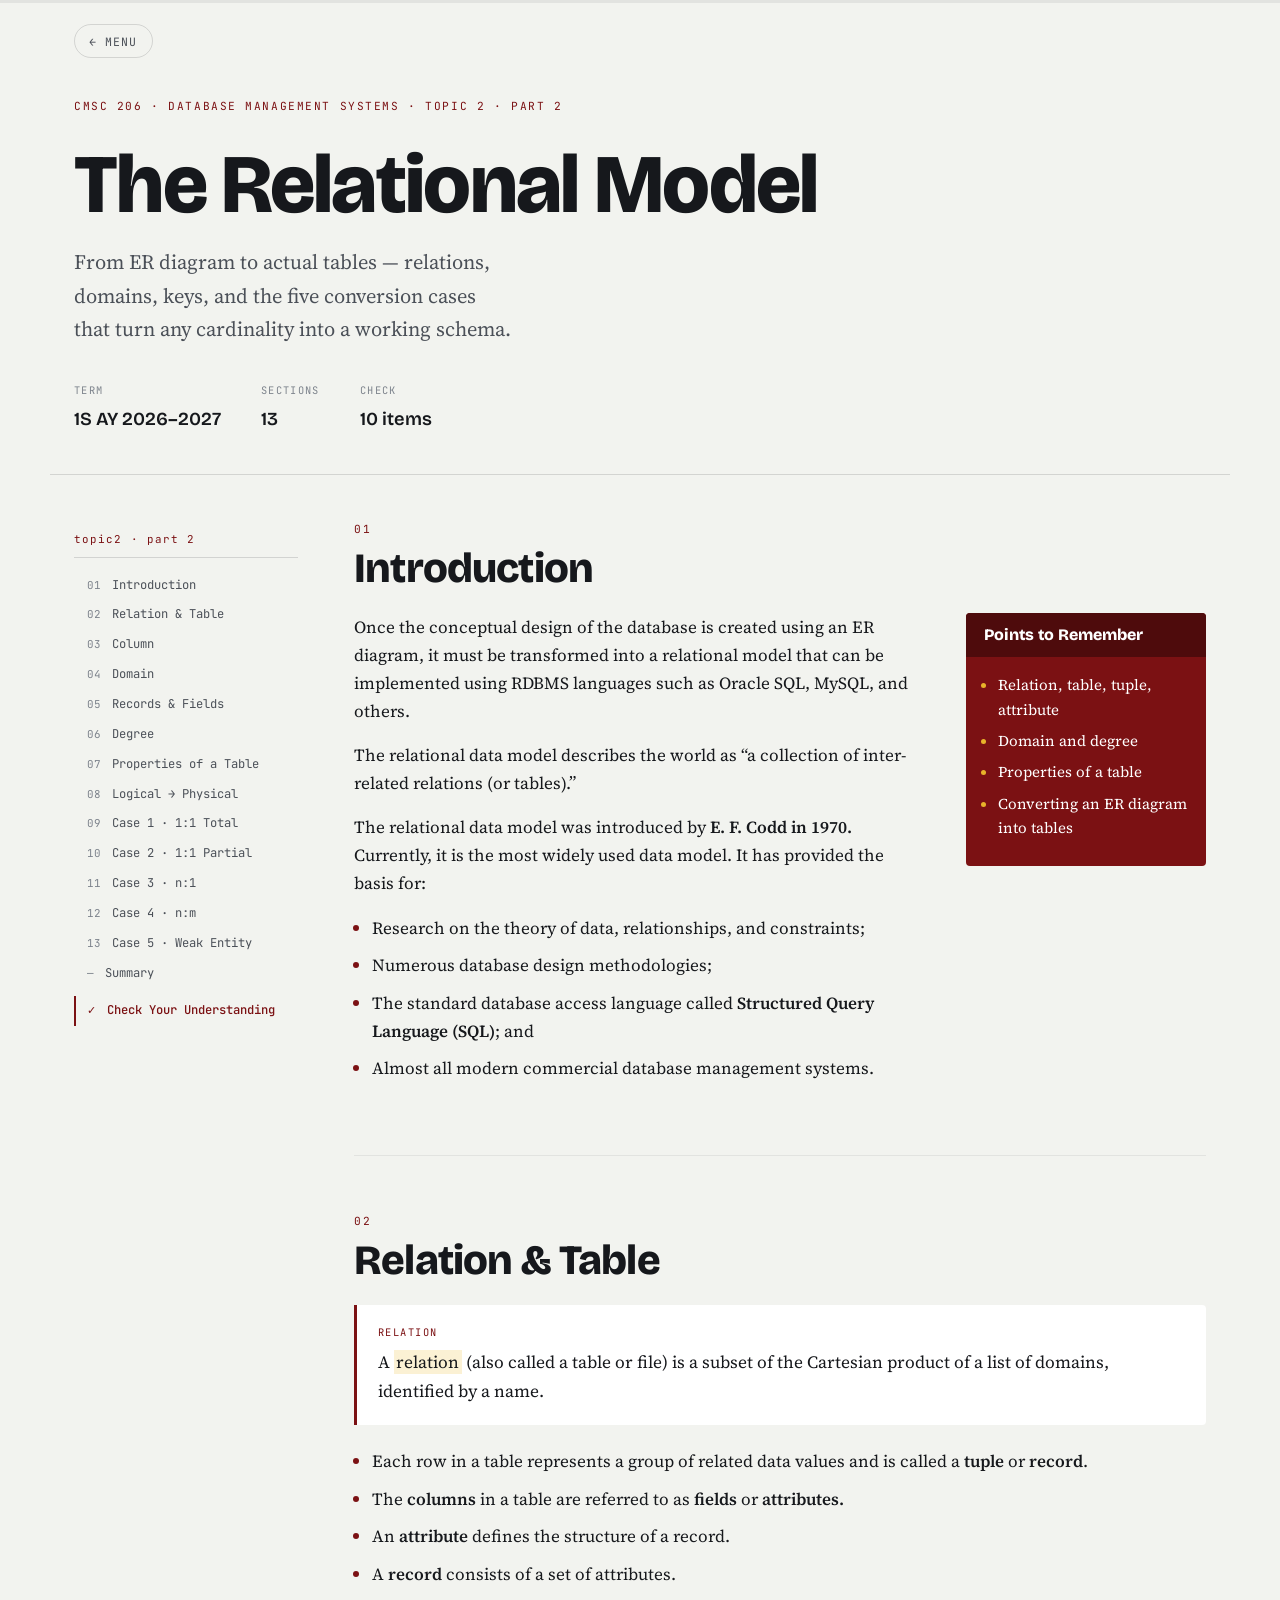
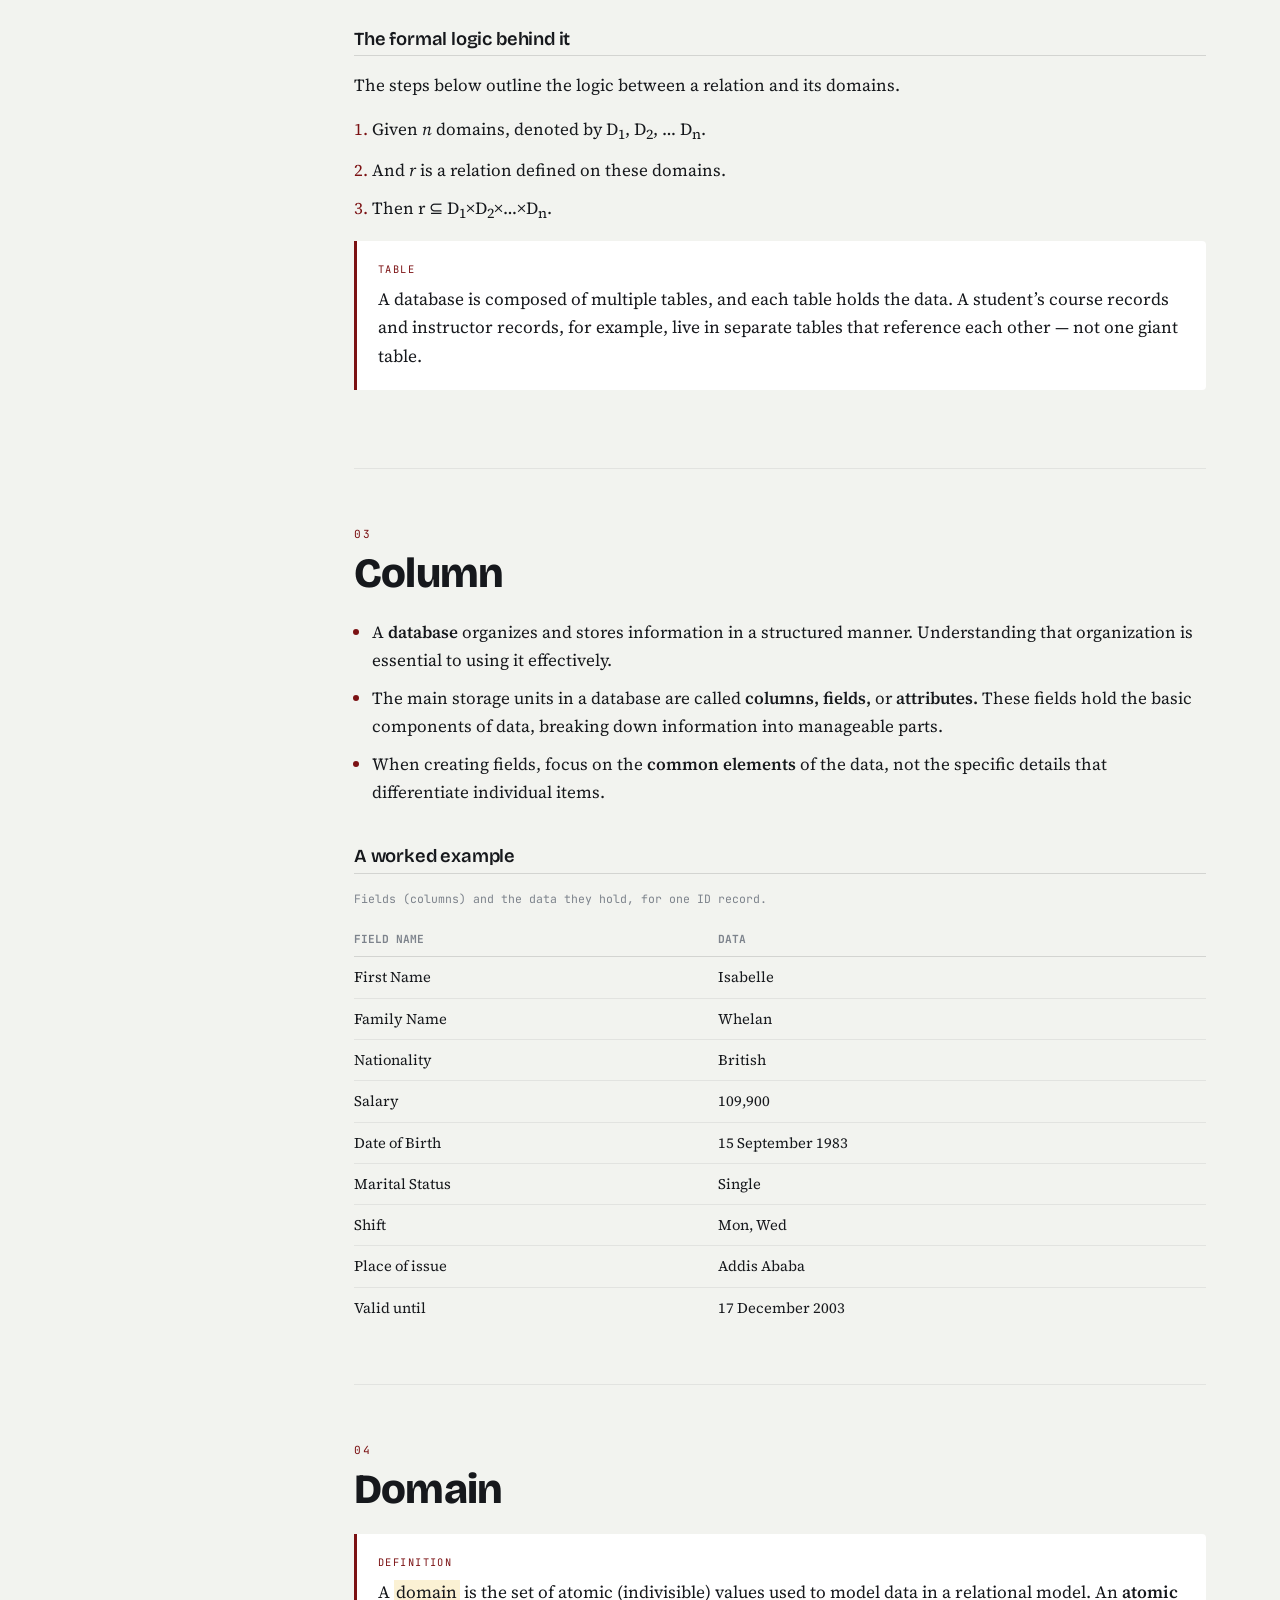
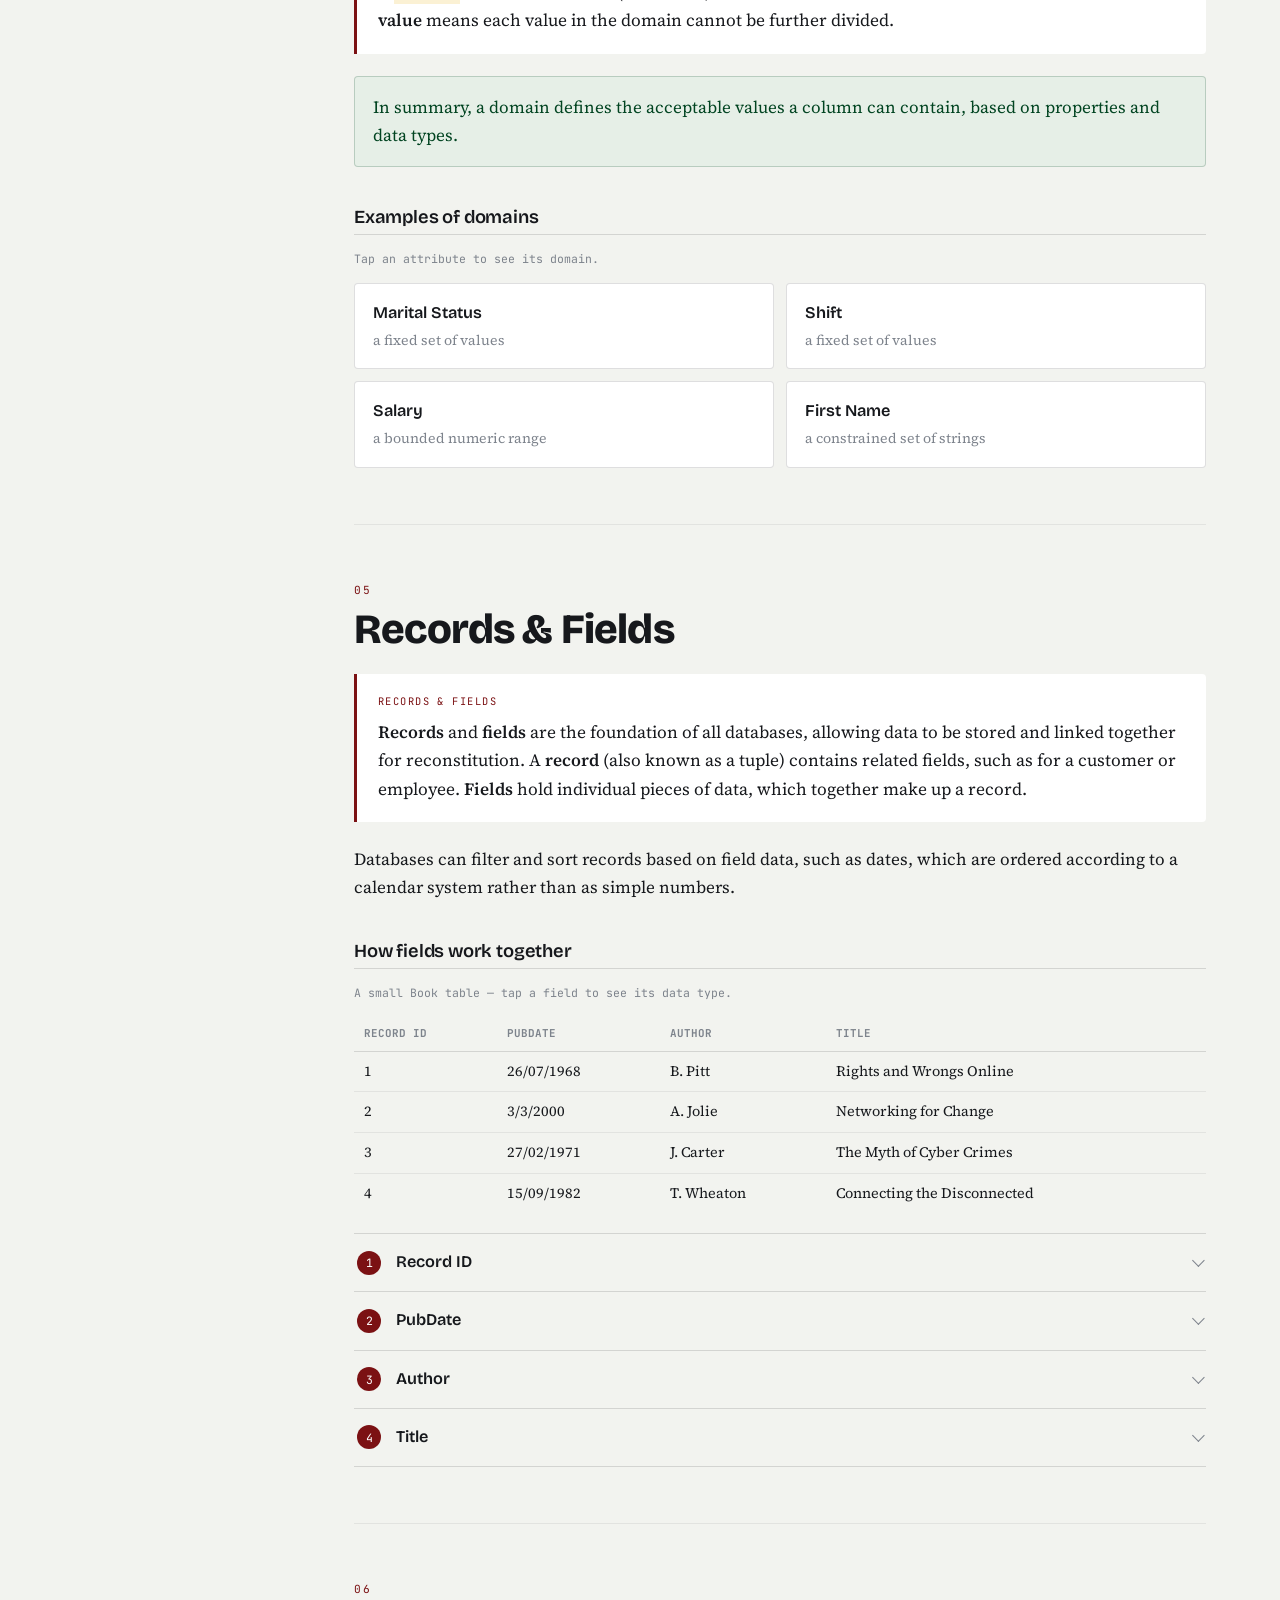
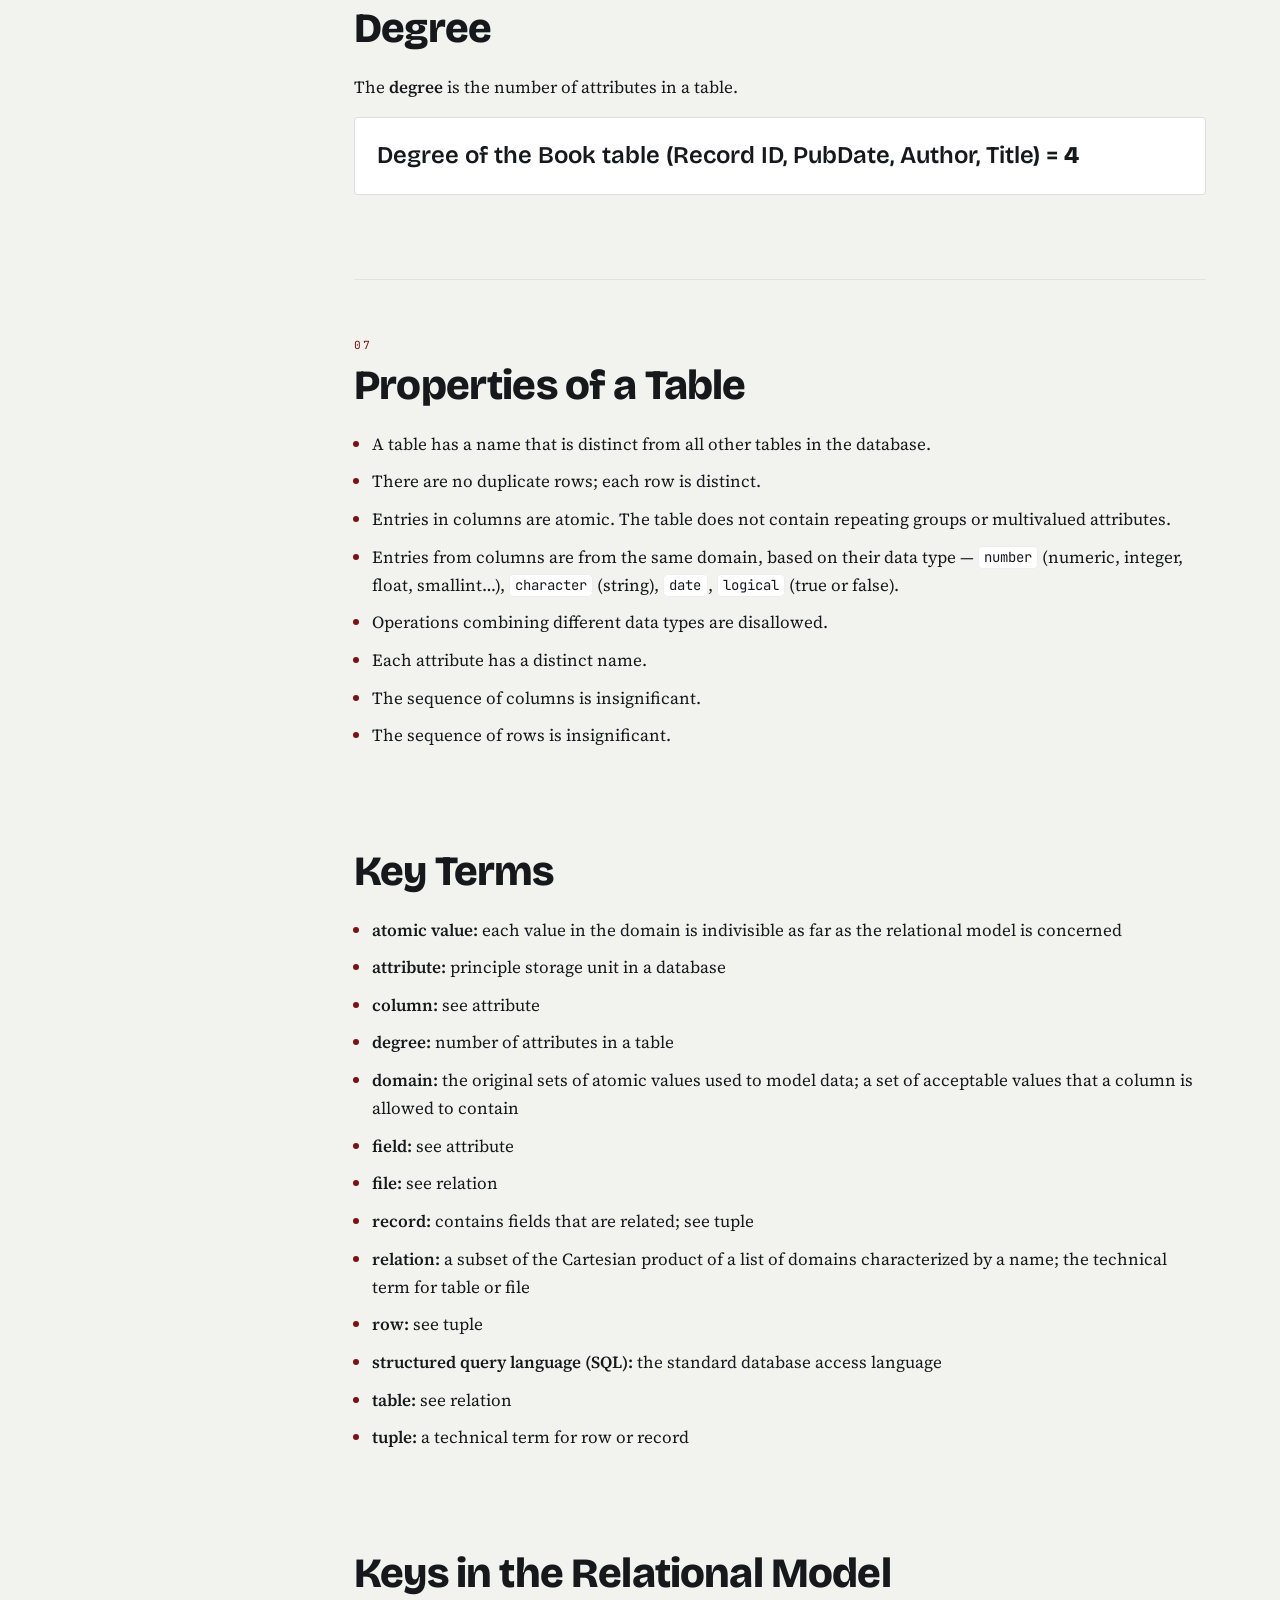
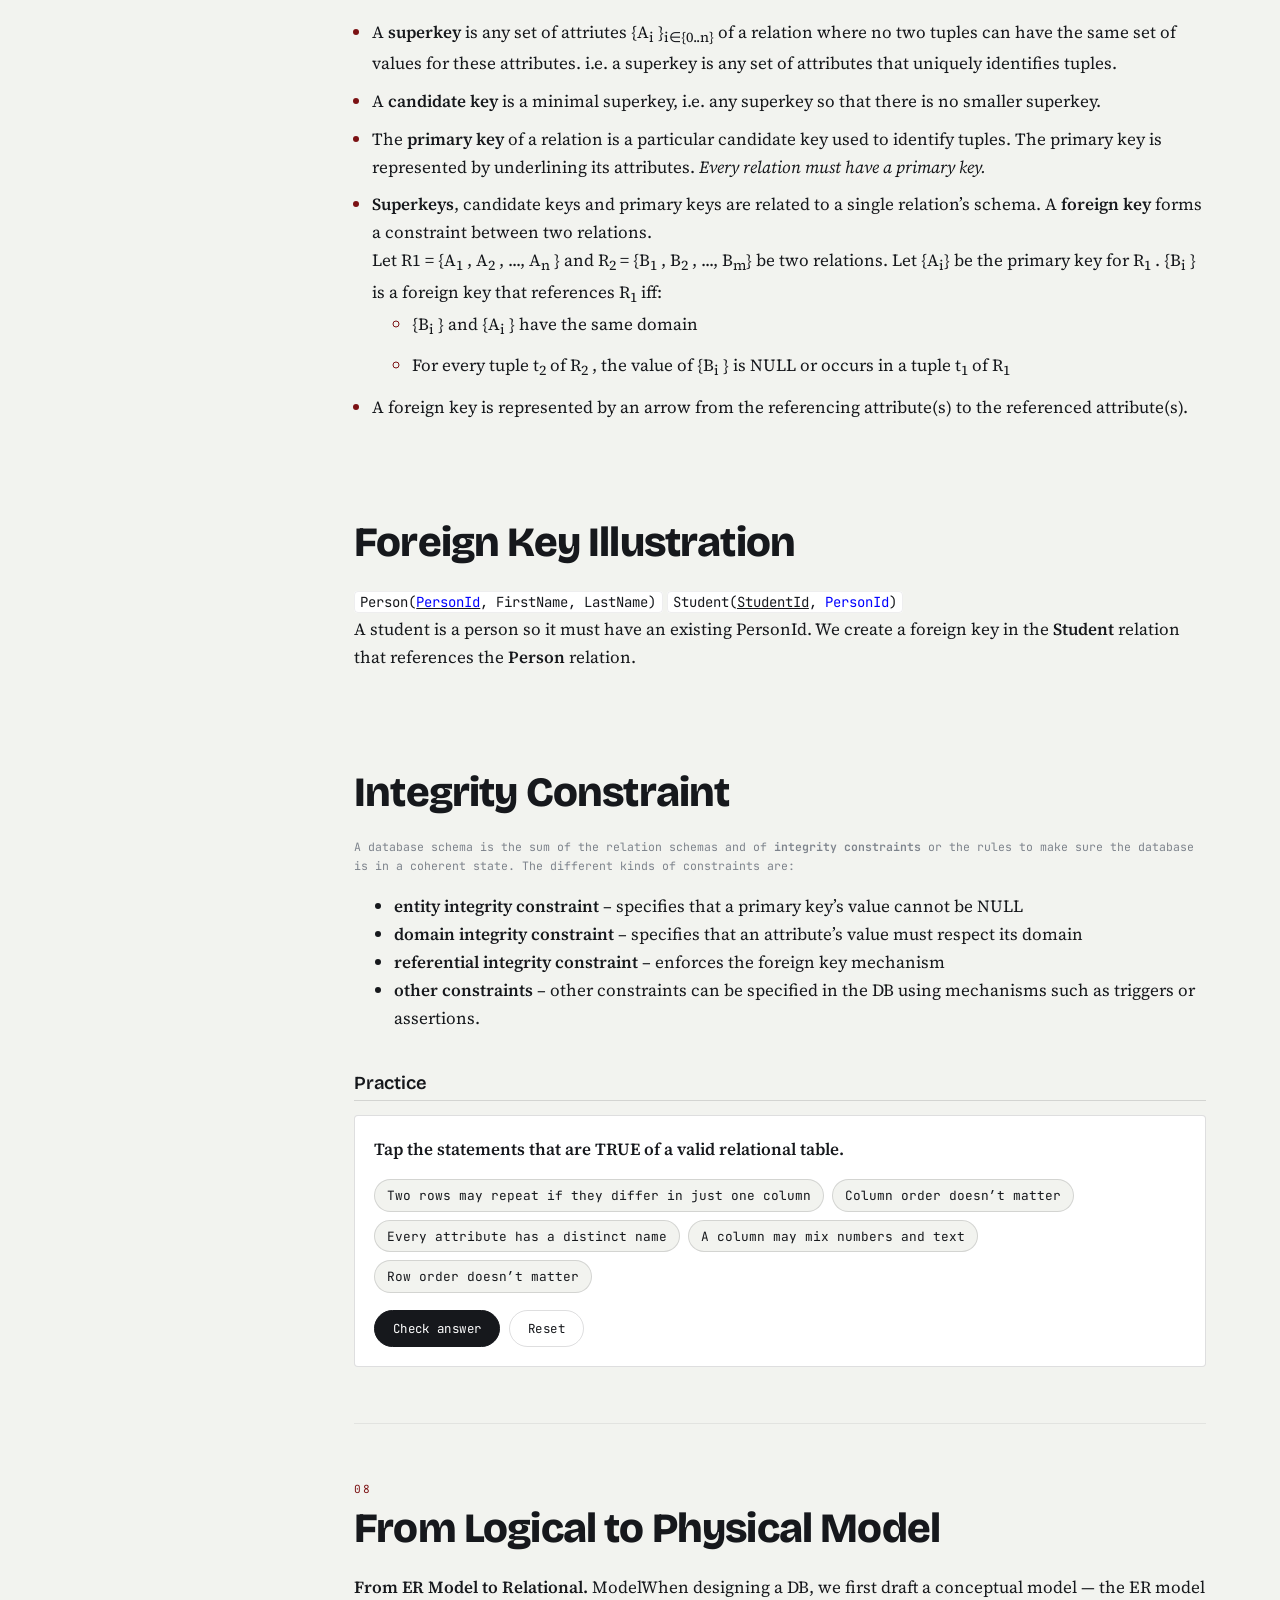
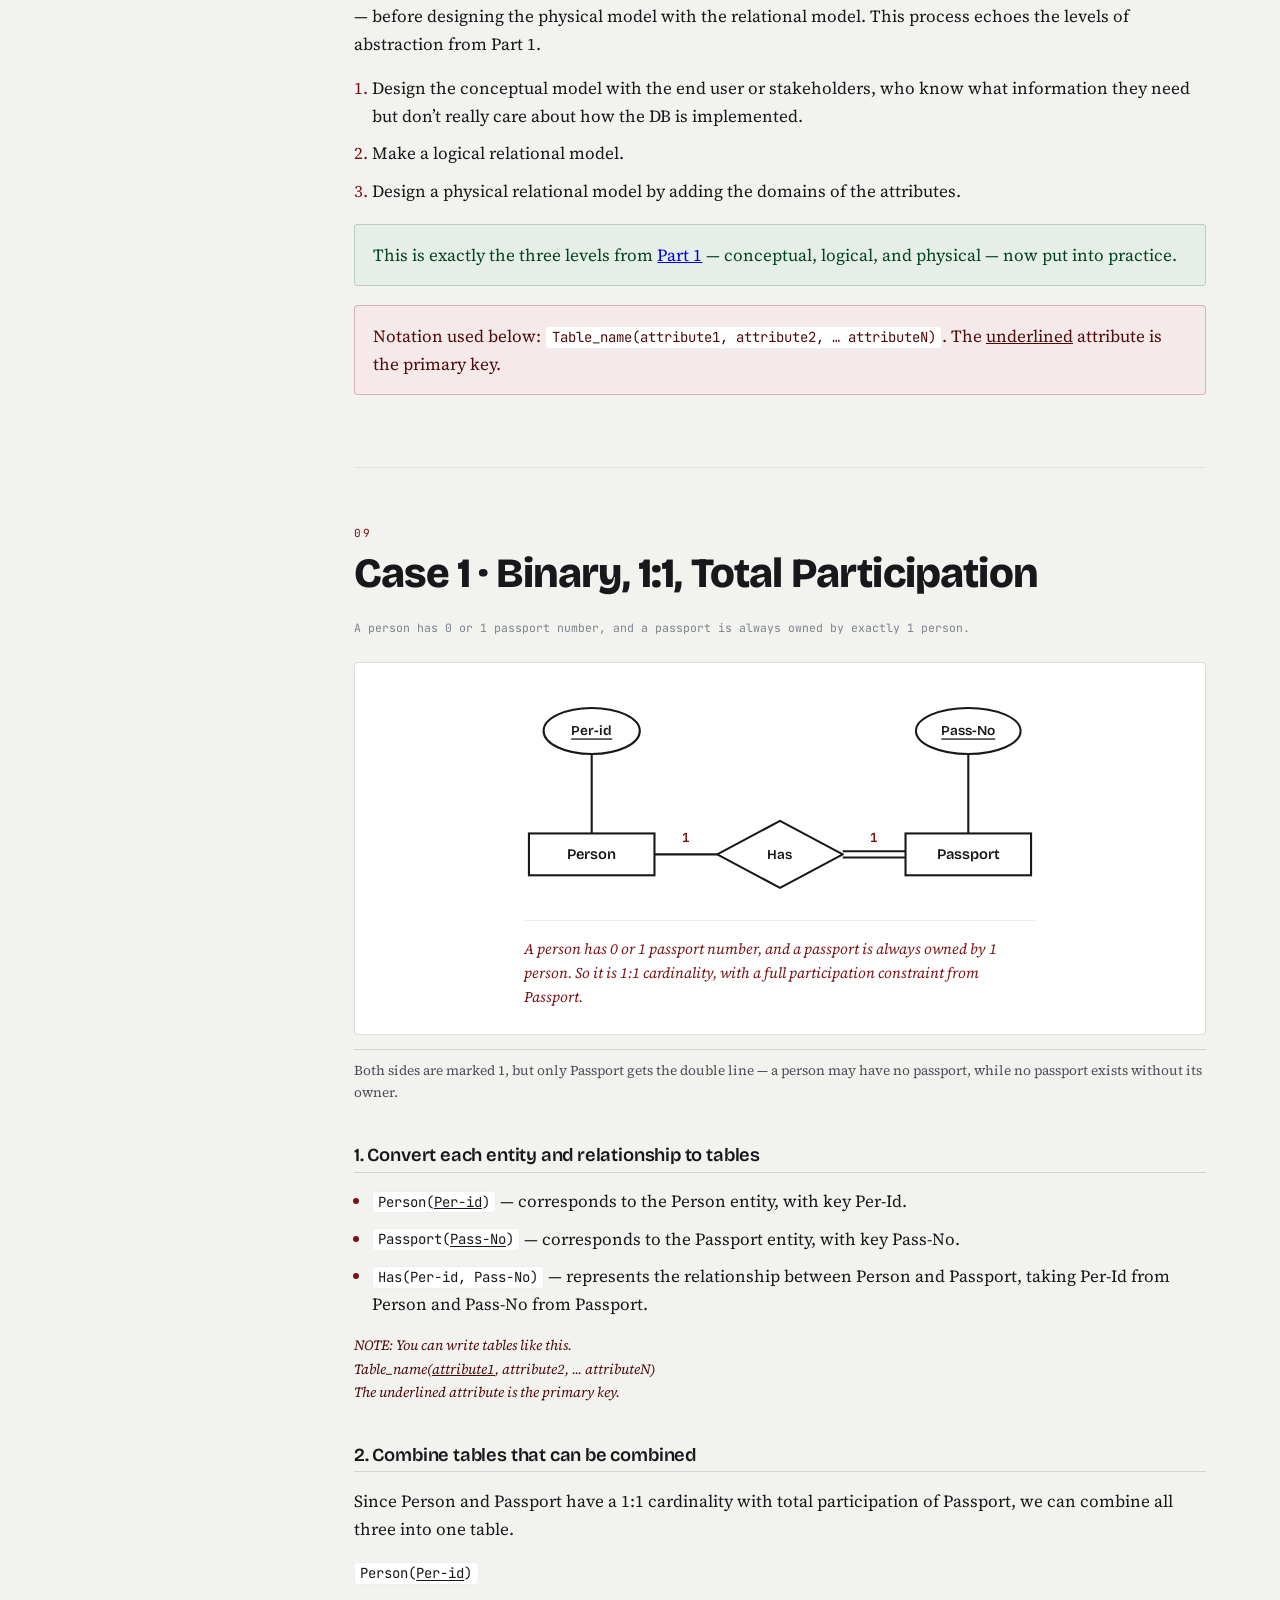
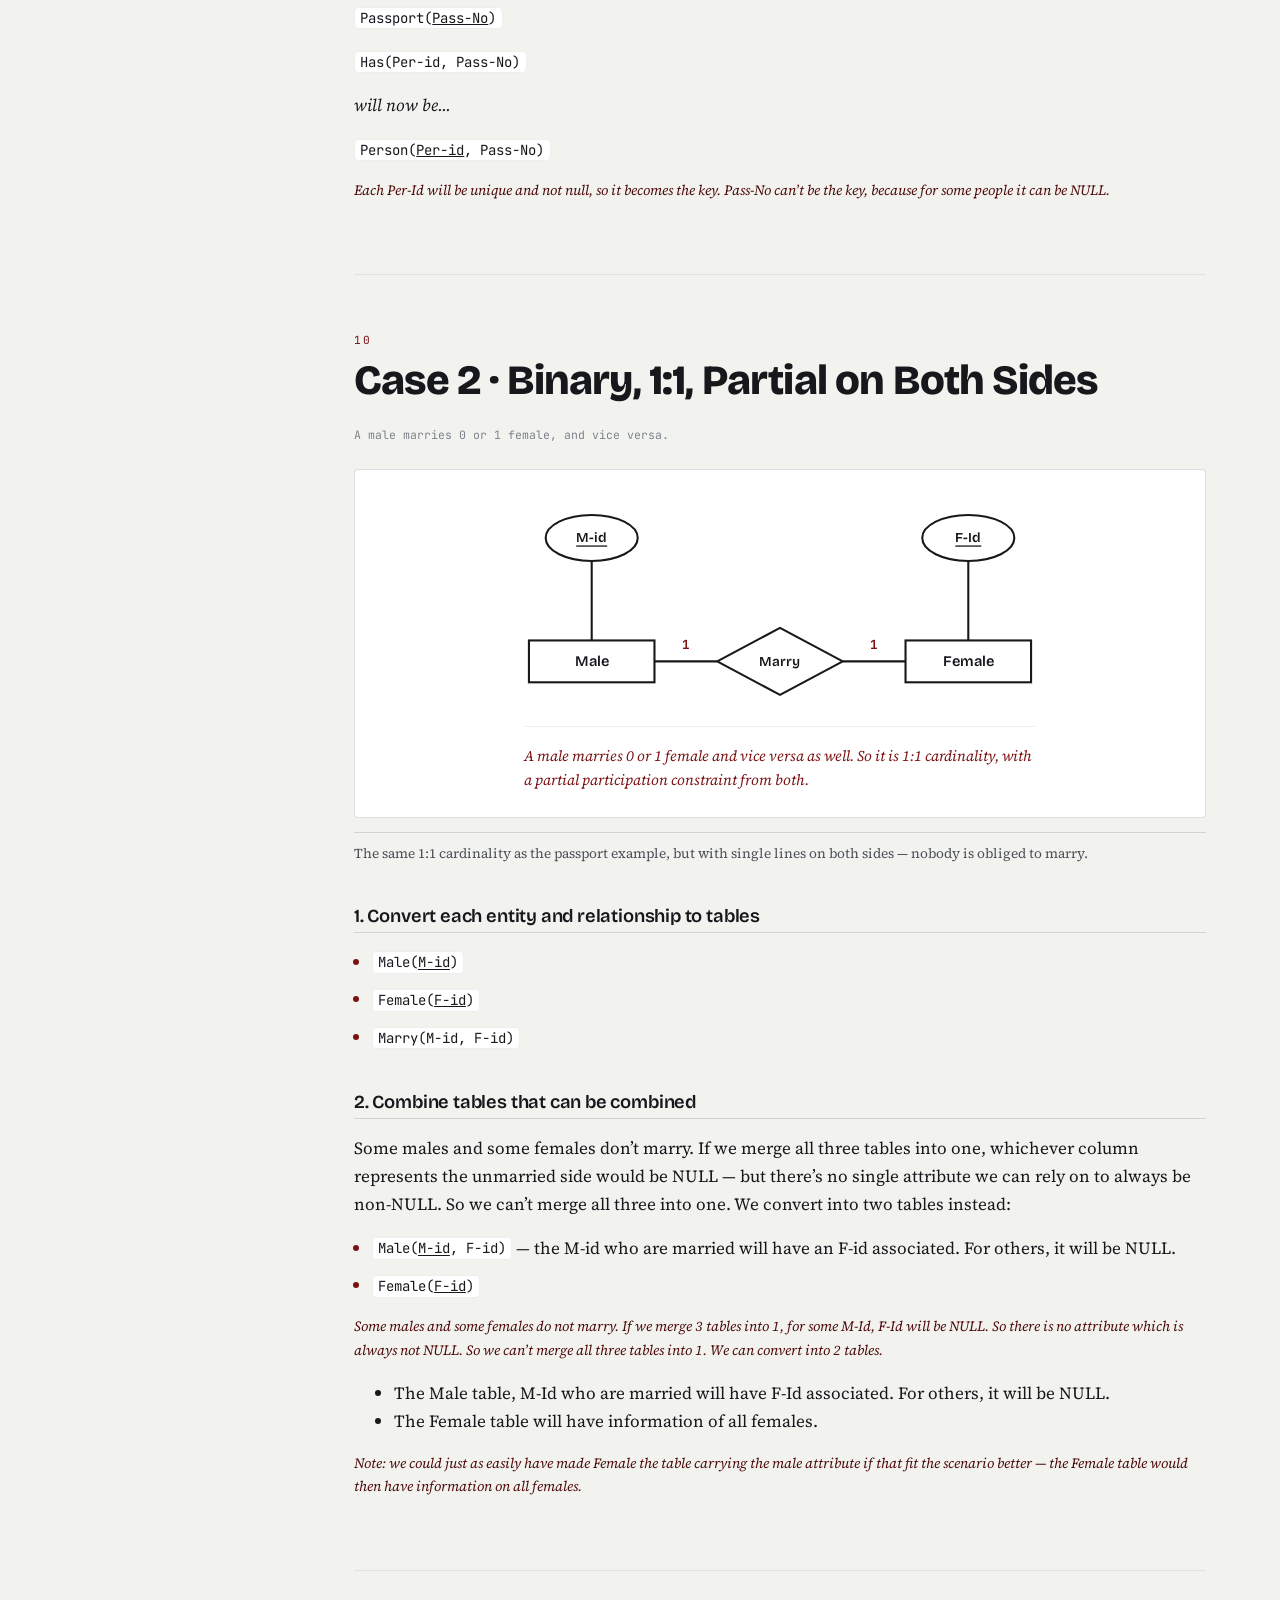
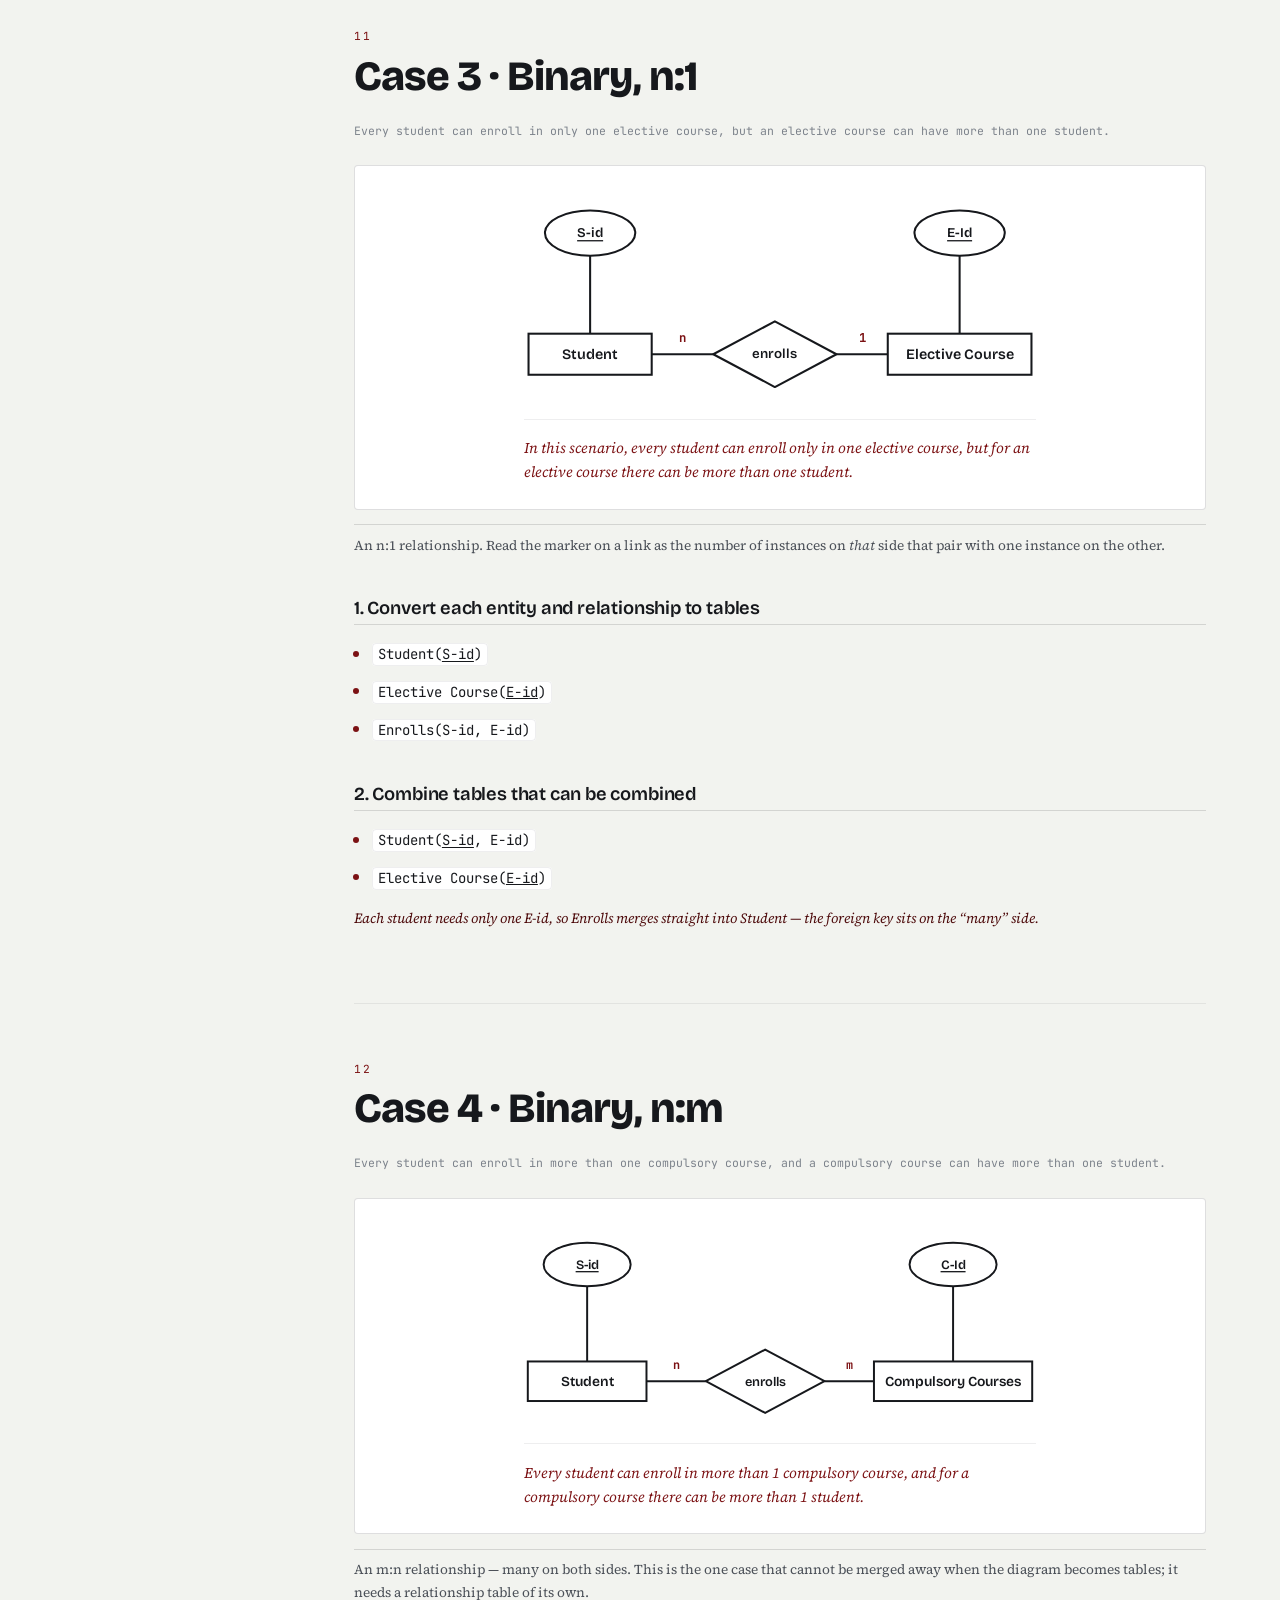
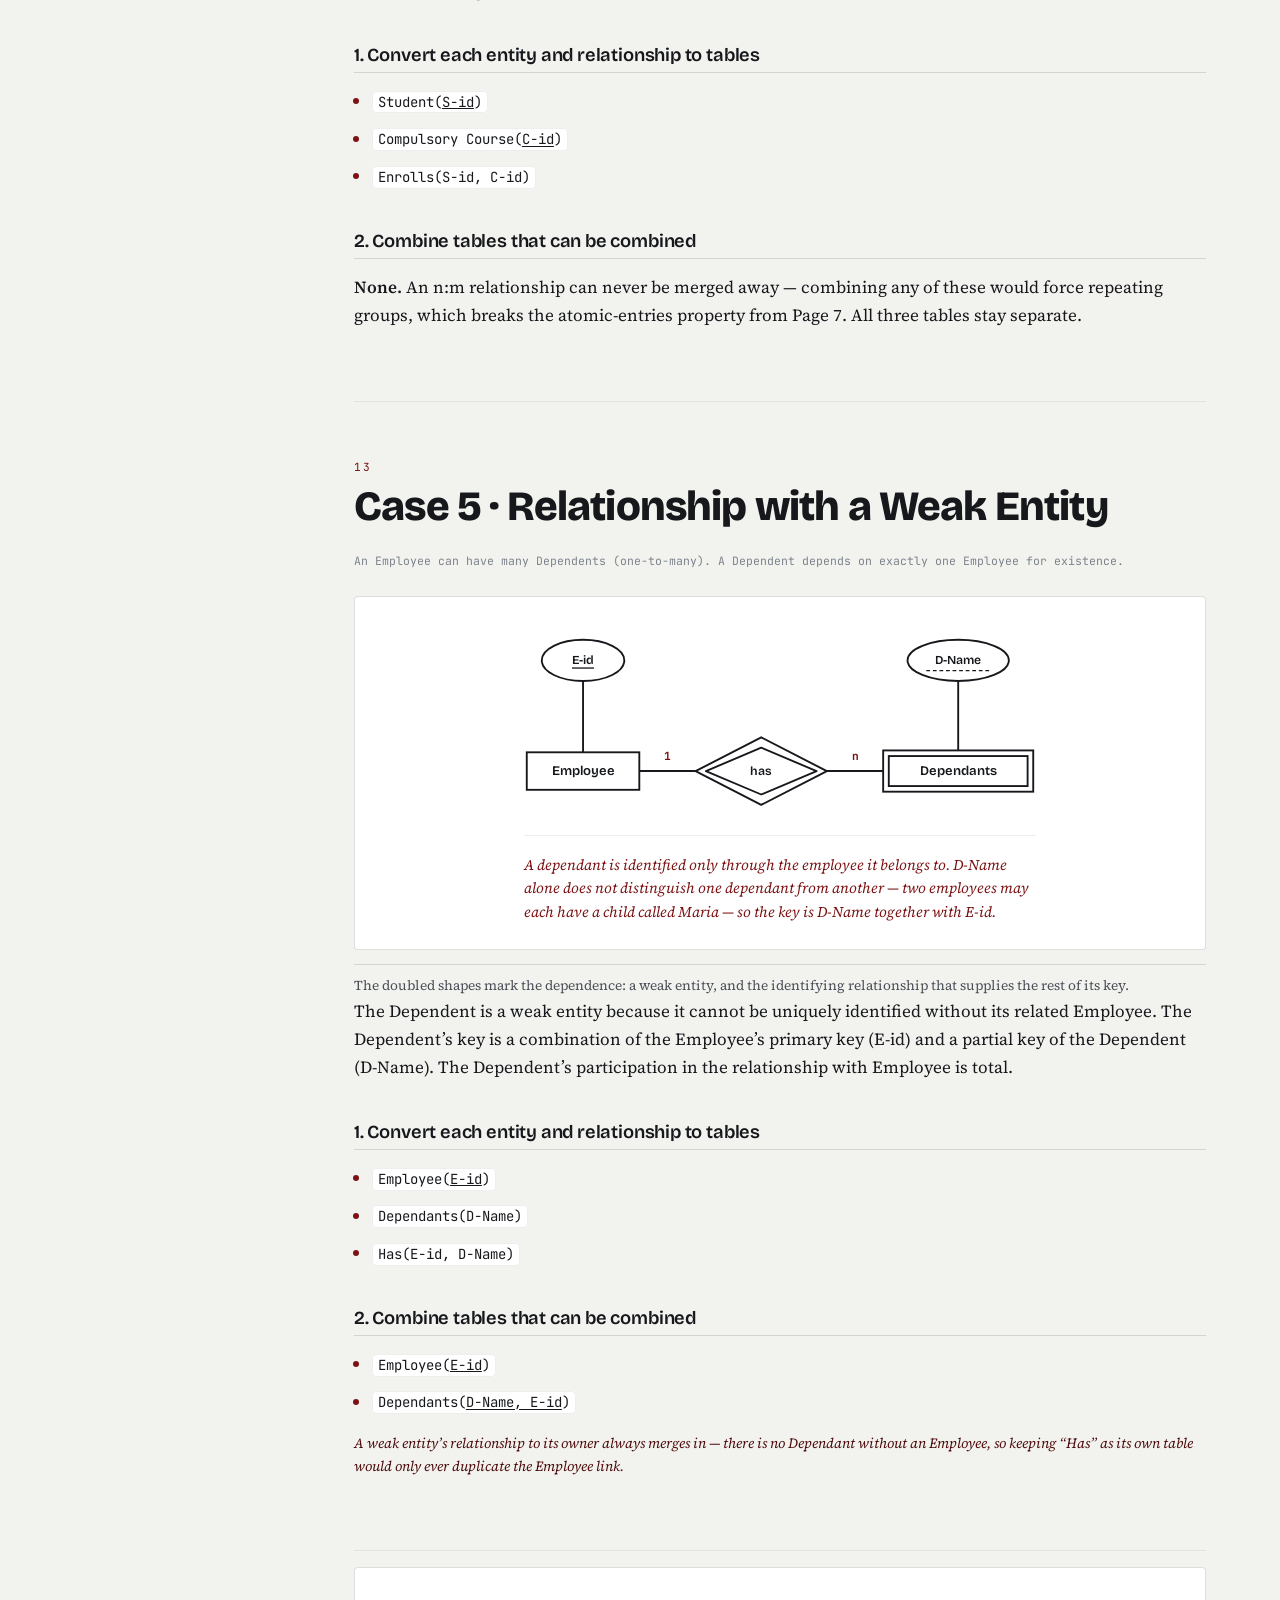
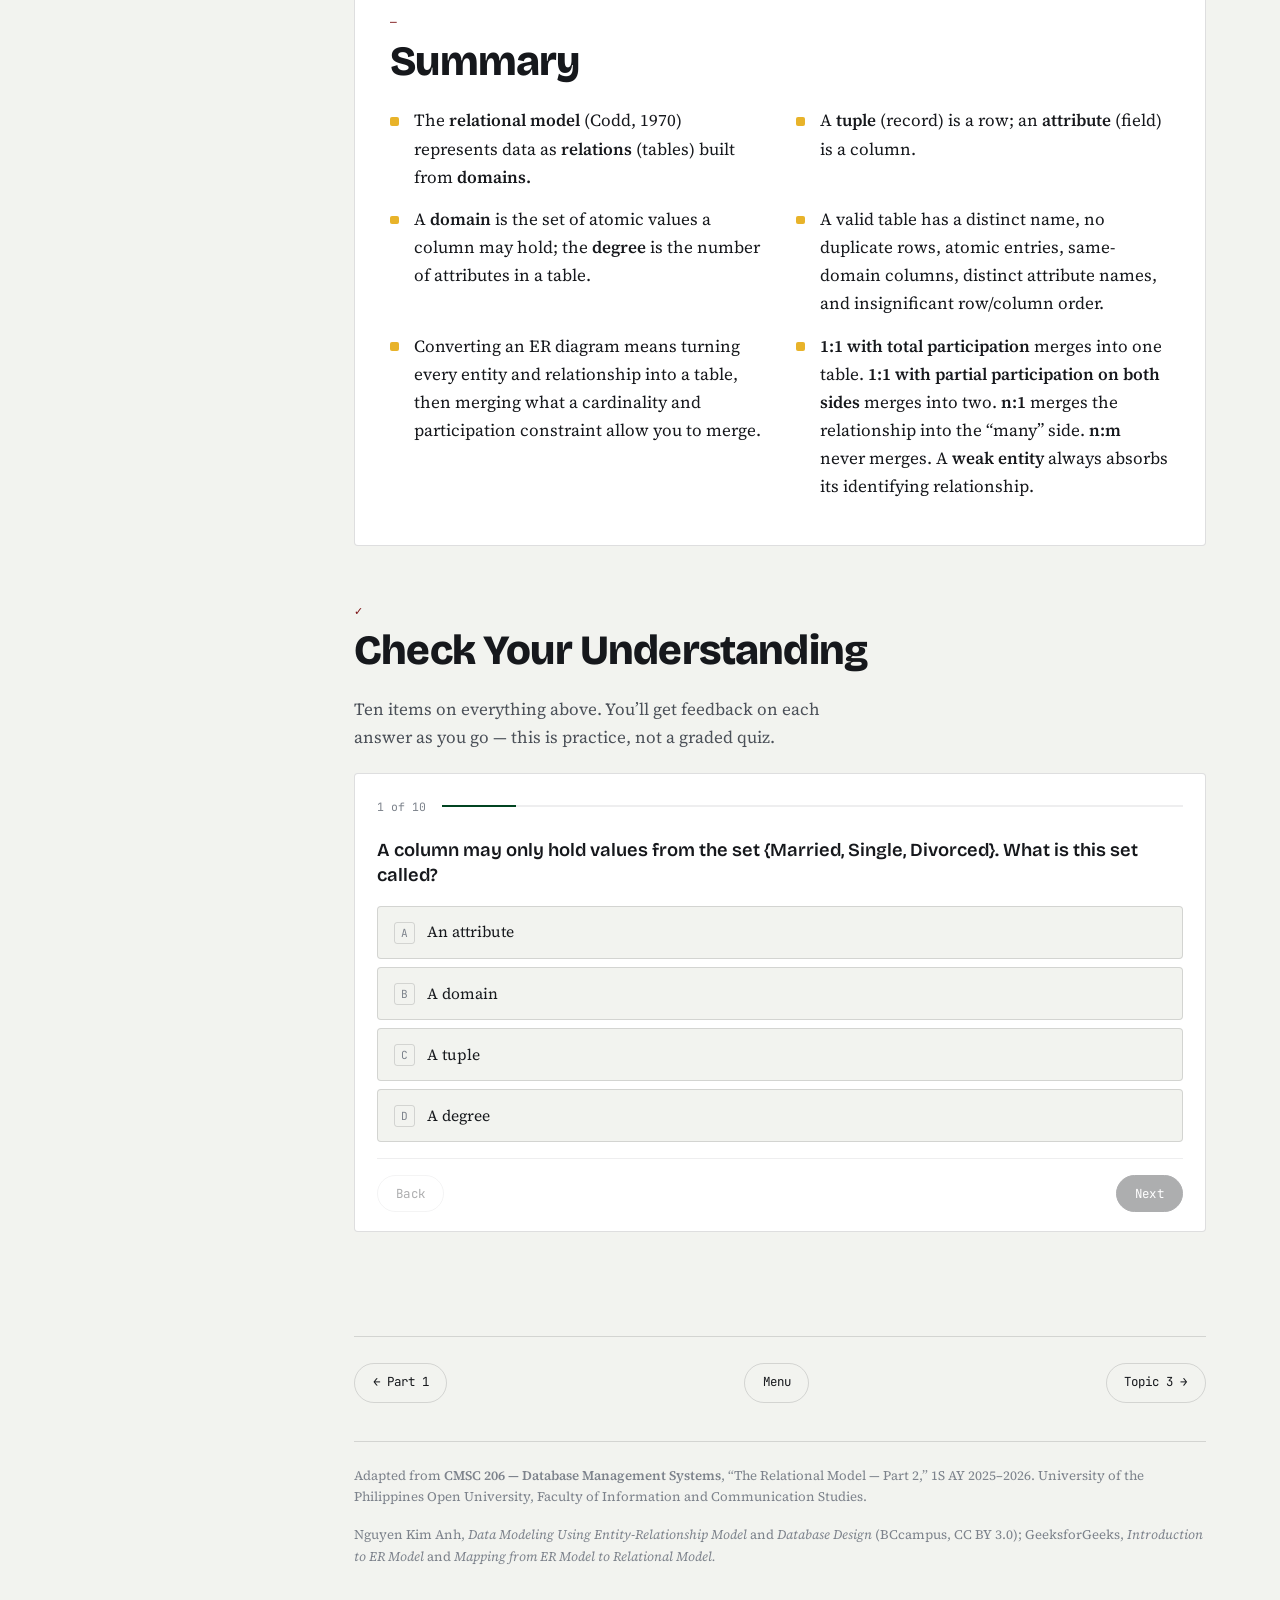
<file: lessons/Topic2-Part2.html>
<!DOCTYPE html>
<html lang="en">
<head>
<meta charset="UTF-8">
<meta name="viewport" content="width=device-width, initial-scale=1.0">
<title>Topic 2 (Part 2) &middot; The Relational Model &middot; CMSC 206</title>
<link rel="preconnect" href="https://fonts.googleapis.com">
<link rel="preconnect" href="https://fonts.gstatic.com" crossorigin>
<link href="https://fonts.googleapis.com/css2?family=Bricolage+Grotesque:opsz,wght@12..96,600;12..96,800&family=JetBrains+Mono:wght@400;500;700&family=Source+Serif+4:opsz,wght@8..60,400;8..60,600;8..60,700&display=swap" rel="stylesheet">
<link rel="stylesheet" href="../assets/style.css">

  <style>
:root{
  --ink:#16181c; --ink-soft:#4b5058; --ink-faint:#7d838c;
  --paper:#f2f3ef; --card:#ffffff;
  --maroon:#7b1113; --rule:rgba(22,24,28,.14); --rule-soft:rgba(22,24,28,.07);
  --display:"Bricolage Grotesque",system-ui,sans-serif;
  --body:"Source Serif 4",Georgia,serif;
  --mono:"JetBrains Mono",ui-monospace,monospace;
  --r:4px;
}
body{ margin:0; background:var(--paper); color:var(--ink); font-family:var(--body); font-size:17px; line-height:1.65; }
.wrap{ max-width:46rem; margin:0 auto; padding:3rem 1.5rem; }
.figure{ margin:1.6rem 0 0; }
.figure figcaption{ font-size:.85rem; color:var(--ink-soft); margin-top:.9rem; padding-top:.6rem; border-top:1px solid var(--rule); }
.erfrag{
  background:var(--card); border:1px solid var(--rule); border-radius:var(--r);
  padding:1.5rem 1.2rem; text-align:center;
}
.erfrag__art{
  display:block; width:100%; max-width:34rem; height:auto; margin:0 auto;
  color:var(--ink);                       /* shapes inherit this via currentColor */
}
.erfrag__art text{
  font-family:var(--display); font-weight:600; font-size:13px;
  fill:currentColor; stroke:none;
}
.erfrag__art .erfrag__n{                  /* cardinality markers on the links */
  font-family:var(--mono); font-weight:700; font-size:12px; fill:var(--maroon);
}
.erfrag__art .erfrag__note{               /* annotations pointing something out */
  font-family:var(--body); font-weight:400; font-style:italic; font-size:13px;
  fill:var(--maroon);
}
.erfrag__art .erfrag__tag{                /* quiet labels naming a shape */
  font-family:var(--body); font-weight:400; font-style:italic; font-size:13px;
  fill:var(--ink-faint);
}
.erfrag__art .erfrag__key{ text-decoration:underline; }   /* key attribute */
.erfrag__prose{                           /* the reading of the diagram, in real text */
  max-width:32rem; margin:1.3rem auto 0; padding-top:1.1rem;
  border-top:1px solid var(--rule-soft);
  font-style:italic; font-size:.93rem; line-height:1.6;
  color:var(--maroon); text-align:left;
}
  
  </style>
</head>
<body data-lesson="topic2-part2">

<div class="progress" role="progressbar" aria-label="Lesson progress" aria-valuemin="0" aria-valuemax="100" aria-valuenow="0">
  <div class="progress__bar"></div>
</div>

<div class="topbar">
  <a class="menu-link" href="../index.html"><span aria-hidden="true">&larr;</span> Menu</a>
</div>

<header class="hero">
  <p class="eyebrow">CMSC 206 &middot; Database Management Systems &middot; Topic 2 &middot; Part 2</p>
  <h1>The Relational Model</h1>
  <p class="hero__lede">From ER diagram to actual tables &mdash; relations, domains, keys, and the five conversion cases that turn any cardinality into a working schema.</p>
  <dl class="hero__meta">
    <div><dt>Term</dt><dd>1S AY 2026&ndash;2027</dd></div>
    <div><dt>Sections</dt><dd>13</dd></div>
    <div><dt>Check</dt><dd>10 items</dd></div>
  </dl>
</header>

<div class="shell">

  <nav class="rail" aria-label="Lesson sections">
    <p class="rail__label">topic2 &middot; part 2</p>
    <ol class="rail__list">
      <li><a href="#intro" class="rail__link"><span>01</span> Introduction</a></li>
      <li><a href="#relation" class="rail__link"><span>02</span> Relation &amp; Table</a></li>
      <li><a href="#column" class="rail__link"><span>03</span> Column</a></li>
      <li><a href="#domain" class="rail__link"><span>04</span> Domain</a></li>
      <li><a href="#records" class="rail__link"><span>05</span> Records &amp; Fields</a></li>
      <li><a href="#degree" class="rail__link"><span>06</span> Degree</a></li>
      <li><a href="#properties" class="rail__link"><span>07</span> Properties of a Table</a></li>
      <li><a href="#l2p" class="rail__link"><span>08</span> Logical &rarr; Physical</a></li>
      <li><a href="#case1" class="rail__link"><span>09</span> Case 1 &middot; 1:1 Total</a></li>
      <li><a href="#case2" class="rail__link"><span>10</span> Case 2 &middot; 1:1 Partial</a></li>
      <li><a href="#case3" class="rail__link"><span>11</span> Case 3 &middot; n:1</a></li>
      <li><a href="#case4" class="rail__link"><span>12</span> Case 4 &middot; n:m</a></li>
      <li><a href="#case5" class="rail__link"><span>13</span> Case 5 &middot; Weak Entity</a></li>
      <li><a href="#summary" class="rail__link"><span>&mdash;</span> Summary</a></li>
      <li><a href="#check" class="rail__link rail__link--check"><span>&#10003;</span> Check Your Understanding</a></li>
    </ol>
  </nav>

  <main class="main">

    <!-- ============ 01 INTRODUCTION ============ -->
    <section id="intro" class="section">
      <p class="section__num">01</p>
      <h2>Introduction</h2>
      <div class="split">
        <div>
          <p>Once the conceptual design of the database is created using an ER
diagram, it must be transformed into a relational model that can be
implemented using RDBMS languages such as Oracle SQL, MySQL,
and others.</p>
<p>The relational data model describes the world as “a collection of
inter-related relations (or tables).”</p>
          <p>The relational data model was introduced by <strong>E. F. Codd in 1970.</strong> Currently, it is the most widely used data model. It has provided the basis for:</p>
          <ul class="list">
            <li>Research on the theory of data, relationships, and constraints;</li>
            <li>Numerous database design methodologies;</li>
            <li>The standard database access language called <strong>Structured Query Language (SQL)</strong>; and</li>
            <li>Almost all modern commercial database management systems.</li>
          </ul>
        </div>
        <aside class="remember">
          <h3>Points to Remember</h3>
          <ul>
            <li>Relation, table, tuple, attribute</li>
            <li>Domain and degree</li>
            <li>Properties of a table</li>
            <li>Converting an ER diagram into tables</li>
          </ul>
        </aside>
      </div>
    </section>

    <!-- ============ 02 RELATION & TABLE ============ -->
    <section id="relation" class="section">
      <p class="section__num">02</p>
      <h2>Relation &amp; Table</h2>

      <div class="definition">
        <p class="definition__tag">Relation</p>
        <p>A <mark>relation</mark> (also called a table or file) is a subset of the Cartesian product of a list of domains, identified by a name.</p>
      </div>
      <ul class="list">
        <li>Each row in a table represents a group of related data values and is called a <strong>tuple</strong> or <strong>record</strong>.</li>
        <li>The <strong>columns</strong> in a table are referred to as <strong>fields</strong> or <strong>attributes.</strong></li>
        <li>An <strong>attribute</strong> defines the structure of a record.</li>
        <li>A <strong>record</strong> consists of a set of attributes.</li>
      </ul>

      <h3 class="sub">The formal logic behind it</h3>
      <p>The steps below outline the logic between a relation and its domains.</p>
      <ol class="list">
        <li>Given <em>n</em> domains, denoted by D<sub>1</sub>, D<sub>2</sub>, &hellip; D<sub>n</sub>.</li>
        <li>And <em>r</em> is a relation defined on these domains.</li>
        <li>Then r &sube; D<sub>1</sub>&times;D<sub>2</sub>&times;&hellip;&times;D<sub>n</sub>.</li>
      </ol>

      <div class="definition">
        <p class="definition__tag">Table</p>
        <p>A database is composed of multiple tables, and each table holds the data. A student&rsquo;s course records and instructor records, for example, live in separate tables that reference each other &mdash; not one giant table.</p>
      </div>
    </section>

    <!-- ============ 03 COLUMN ============ -->
    <section id="column" class="section">
      <p class="section__num">03</p>
      <h2>Column</h2>
      <ul class="list">
        <li>A <strong>database</strong> organizes and stores information in a structured manner. Understanding that organization is essential to using it effectively.</li>
        <li>The main storage units in a database are called <strong>columns, fields,</strong> or <strong>attributes.</strong> These fields hold the basic components of data, breaking down information into manageable parts.</li>
        <li>When creating fields, focus on the <strong>common elements</strong> of the data, not the specific details that differentiate individual items.</li>
      </ul>

      <h3 class="sub">A worked example</h3>
      <p class="hint">Fields (columns) and the data they hold, for one ID record.</p>
      <table style="width:100%; border-collapse:collapse; font-size:.92rem;">
        <tr style="border-bottom:1px solid var(--rule);"><th style="text-align:left; padding:.5rem 0; font-family:var(--mono); font-size:.7rem; color:var(--ink-faint); text-transform:uppercase;">Field Name</th><th style="text-align:left; padding:.5rem 0; font-family:var(--mono); font-size:.7rem; color:var(--ink-faint); text-transform:uppercase;">Data</th></tr>
        <tr style="border-bottom:1px solid var(--rule-soft);"><td style="padding:.5rem 0;">First Name</td><td style="padding:.5rem 0;">Isabelle</td></tr>
        <tr style="border-bottom:1px solid var(--rule-soft);"><td style="padding:.5rem 0;">Family Name</td><td style="padding:.5rem 0;">Whelan</td></tr>
        <tr style="border-bottom:1px solid var(--rule-soft);"><td style="padding:.5rem 0;">Nationality</td><td style="padding:.5rem 0;">British</td></tr>
        <tr style="border-bottom:1px solid var(--rule-soft);"><td style="padding:.5rem 0;">Salary</td><td style="padding:.5rem 0;">109,900</td></tr>
        <tr style="border-bottom:1px solid var(--rule-soft);"><td style="padding:.5rem 0;">Date of Birth</td><td style="padding:.5rem 0;">15 September 1983</td></tr>
        <tr style="border-bottom:1px solid var(--rule-soft);"><td style="padding:.5rem 0;">Marital Status</td><td style="padding:.5rem 0;">Single</td></tr>
        <tr style="border-bottom:1px solid var(--rule-soft);"><td style="padding:.5rem 0;">Shift</td><td style="padding:.5rem 0;">Mon, Wed</td></tr>
        <tr style="border-bottom:1px solid var(--rule-soft);"><td style="padding:.5rem 0;">Place of issue</td><td style="padding:.5rem 0;">Addis Ababa</td></tr>
        <tr><td style="padding:.5rem 0;">Valid until</td><td style="padding:.5rem 0;">17 December 2003</td></tr>
      </table>
    </section>

    <!-- ============ 04 DOMAIN ============ -->
    <section id="domain" class="section">
      <p class="section__num">04</p>
      <h2>Domain</h2>
      <div class="definition">
        <p class="definition__tag">Definition</p>
        <p>A <mark>domain</mark> is the set of atomic (indivisible) values used to model data in a relational model. An <strong>atomic value</strong> means each value in the domain cannot be further divided.</p>
      </div>
      <p class="callout callout--note">In summary, a domain defines the acceptable values a column can contain, based on properties and data types.</p>

      <h3 class="sub">Examples of domains</h3>
      <p class="hint">Tap an attribute to see its domain.</p>
      <div class="cards">
        <button class="card" type="button" data-reveal aria-expanded="false">
          <span class="card__title">Marital Status</span>
          <span class="card__sub">a fixed set of values</span>
          <span class="card__data"><em>domain:</em> {Married, Single, Divorced}</span>
        </button>
        <button class="card" type="button" data-reveal aria-expanded="false">
          <span class="card__title">Shift</span>
          <span class="card__sub">a fixed set of values</span>
          <span class="card__data"><em>domain:</em> {Mon, Tue, Wed, etc.}</span>
        </button>
        <button class="card" type="button" data-reveal aria-expanded="false">
          <span class="card__title">Salary</span>
          <span class="card__sub">a bounded numeric range</span>
          <span class="card__data"><em>domain:</em> all floating-point numbers greater than 0 and less than 200,000.</span>
        </button>
        <button class="card" type="button" data-reveal aria-expanded="false">
          <span class="card__title">First Name</span>
          <span class="card__sub">a constrained set of strings</span>
          <span class="card__data"><em>domain:</em> set of character strings representing names.</span>
        </button>
      </div>
    </section>

    <!-- ============ 05 RECORDS & FIELDS ============ -->
    <section id="records" class="section">
      <p class="section__num">05</p>
      <h2>Records &amp; Fields</h2>
      <div class="definition">
        <p class="definition__tag">Records &amp; fields</p>
        <p><strong>Records</strong> and <strong>fields</strong> are the foundation of all databases, allowing data to be stored and linked together for reconstitution. A <strong>record</strong> (also known as a tuple) contains related fields, such as for a customer or employee. <strong>Fields</strong> hold individual pieces of data, which together make up a record.</p>
      </div>
      <p>Databases can filter and sort records based on field data, such as dates, which are ordered according to a calendar system rather than as simple numbers.</p>

      <h3 class="sub">How fields work together</h3>
      <p class="hint">A small Book table &mdash; tap a field to see its data type.</p>
      <table style="width:100%; border-collapse:collapse; font-size:.9rem; margin-bottom:1.2rem;">
        <tr style="border-bottom:1px solid var(--rule);">
          <th style="text-align:left; padding:.5rem .6rem; font-family:var(--mono); font-size:.68rem; color:var(--ink-faint); text-transform:uppercase;">Record ID</th>
          <th style="text-align:left; padding:.5rem .6rem; font-family:var(--mono); font-size:.68rem; color:var(--ink-faint); text-transform:uppercase;">PubDate</th>
          <th style="text-align:left; padding:.5rem .6rem; font-family:var(--mono); font-size:.68rem; color:var(--ink-faint); text-transform:uppercase;">Author</th>
          <th style="text-align:left; padding:.5rem .6rem; font-family:var(--mono); font-size:.68rem; color:var(--ink-faint); text-transform:uppercase;">Title</th>
        </tr>
        <tr style="border-bottom:1px solid var(--rule-soft);"><td style="padding:.5rem .6rem;">1</td><td style="padding:.5rem .6rem;">26/07/1968</td><td style="padding:.5rem .6rem;">B. Pitt</td><td style="padding:.5rem .6rem;">Rights and Wrongs Online</td></tr>
        <tr style="border-bottom:1px solid var(--rule-soft);"><td style="padding:.5rem .6rem;">2</td><td style="padding:.5rem .6rem;">3/3/2000</td><td style="padding:.5rem .6rem;">A. Jolie</td><td style="padding:.5rem .6rem;">Networking for Change</td></tr>
        <tr style="border-bottom:1px solid var(--rule-soft);"><td style="padding:.5rem .6rem;">3</td><td style="padding:.5rem .6rem;">27/02/1971</td><td style="padding:.5rem .6rem;">J. Carter</td><td style="padding:.5rem .6rem;">The Myth of Cyber Crimes</td></tr>
        <tr><td style="padding:.5rem .6rem;">4</td><td style="padding:.5rem .6rem;">15/09/1982</td><td style="padding:.5rem .6rem;">T. Wheaton</td><td style="padding:.5rem .6rem;">Connecting the Disconnected</td></tr>
      </table>

      <div class="accordion">
        <div class="acc">
          <button class="acc__head" type="button" aria-expanded="false">
            <span class="acc__n">1</span><span class="acc__title">Record ID</span><span class="acc__chev" aria-hidden="true"></span>
          </button>
          <div class="acc__body"><p>An ordinal number. Data type is <strong>integer.</strong></p></div>
        </div>
        <div class="acc">
          <button class="acc__head" type="button" aria-expanded="false">
            <span class="acc__n">2</span><span class="acc__title">PubDate</span><span class="acc__chev" aria-hidden="true"></span>
          </button>
          <div class="acc__body"><p>Displayed as day/month/year. Data type is <strong>date.</strong></p></div>
        </div>
        <div class="acc">
          <button class="acc__head" type="button" aria-expanded="false">
            <span class="acc__n">3</span><span class="acc__title">Author</span><span class="acc__chev" aria-hidden="true"></span>
          </button>
          <div class="acc__body"><p>Displayed as Initial. Surname. Data type is <strong>text.</strong></p></div>
        </div>
        <div class="acc">
          <button class="acc__head" type="button" aria-expanded="false">
            <span class="acc__n">4</span><span class="acc__title">Title</span><span class="acc__chev" aria-hidden="true"></span>
          </button>
          <div class="acc__body"><p>Free text can be entered.</p></div>
        </div>
      </div>
    </section>

    <!-- ============ 06 DEGREE ============ -->
    <section id="degree" class="section">
      <p class="section__num">06</p>
      <h2>Degree</h2>
      <p>The <strong>degree</strong> is the number of attributes in a table.</p>
      <p class="equation">Degree of the Book table (Record ID, PubDate, Author, Title) = <b>4</b></p>
    </section>

    <!-- ============ 07 PROPERTIES OF A TABLE ============ -->
    <section id="properties" class="section">
      <p class="section__num">07</p>
      <h2>Properties of a Table</h2>
      <ul class="list">
        <li>A table has a name that is distinct from all other tables in the database.</li>
        <li>There are no duplicate rows; each row is distinct.</li>
        <li>Entries in columns are atomic. The table does not contain repeating groups or multivalued attributes.</li>
        <li>Entries from columns are from the same domain, based on their data type &mdash; <code>number</code> (numeric, integer, float, smallint&hellip;), <code>character</code> (string), <code>date</code>, <code>logical</code> (true or false).</li>
        <li>Operations combining different data types are disallowed.</li>
        <li>Each attribute has a distinct name.</li>
        <li>The sequence of columns is insignificant.</li>
        <li>The sequence of rows is insignificant.</li>
      </ul>
<br/><br/><br/>
      <h2>Key Terms</h2>
      <ul class="list">
        <li><strong>atomic value:</strong> each value in the domain
is indivisible as far as the relational
model is concerned</li>
        <li><strong>attribute:</strong> principle storage unit in a
database</li>
        <li><strong>column:</strong> see attribute</li>
        <li><strong>degree:</strong> number of attributes in a table</li>
        <li><strong>domain:</strong> the original sets of atomic
values used to model data; a set of
acceptable values that a column is
allowed to contain</li>
        <li><strong>field:</strong> see attribute</li>
        <li><strong>file:</strong> see relation</li>
        <li><strong>record:</strong> contains fields that are
related; see tuple</li>
        <li><strong>relation:</strong> a subset of the Cartesian
product of a list of domains
characterized by a name; the technical
term for table or file</li>
        <li><strong>row:</strong> see tuple</li>
        <li><strong>structured query language (SQL):</strong> the
standard database access language</li>
        <li><strong>table:</strong> see relation</li>
        <li><strong>tuple:</strong> a technical term for row or record</li>
      </ul>
<br/><br/><br/>
      <h2>Keys in the Relational Model</h2>
      <ul class="list">
        <li>A <strong>superkey</strong> is any set of attriutes {A<sub>i</sub>

}<sub>i∈{0..n}</sub> of a relation where no
two tuples can have the same set of values for these attributes.
i.e. a superkey is any set of attributes that uniquely identifies
tuples.</li>
        <li>A <strong>candidate key</strong> is a minimal superkey, i.e. any superkey so that
there is no smaller superkey.</li>
        <li>The <strong>primary key</strong> of a relation is a particular candidate key used to
identify tuples. The primary key is represented by underlining its
attributes. <i>Every relation must have a primary key.</i></li>
        <li><strong>Superkeys</strong>, candidate keys and primary keys are related to a single
relation’s schema. A <strong>foreign key</strong> forms a constraint between two
relations.<br/>
Let R1 = {A<sub>1</sub>
, A<sub>2</sub>
, ..., A<sub>n</sub>

} and R<sub>2</sub> = {B<sub>1</sub>
, B<sub>2</sub>
, ..., B<sub>m</sub>} be two relations. Let {A<sub>i</sub>} be

the primary key for R<sub>1</sub>
. {B<sub>i</sub>
} is a foreign key that references R<sub>1</sub>
iff:
        <ul>
          <li>{B<sub>i</sub>
} and {A<sub>i</sub>

} have the same domain</li>
          <li>For every tuple t<sub>2</sub> of R<sub>2</sub>

, the value of {B<sub>i</sub>

} is NULL or occurs in a

tuple t<sub>1</sub> of R<sub>1</sub></li>
        </ul>
        </li>
        <li>A foreign key is represented by an arrow from the referencing attribute(s)
to the referenced attribute(s).</li>
        
      </ul>
<br/><br/><br/>
<h2>Foreign Key Illustration</h2>
      <code>Person(<u><span style="color:blue">PersonId</span></u>, FirstName, LastName)</code>
      <code>Student(<u>StudentId</u>, <span style="color:blue">PersonId</span>)</code>
      <p>A student is a person so it must have an existing PersonId. We
create a foreign key in the <strong>Student</strong> relation that references the
<strong>Person</strong> relation.</p>
<br/><br/><br/>
      <h2>Integrity Constraint</h2>
      <p class="hint">A database schema is the sum of the relation schemas and of <strong>integrity
constraints</strong> or the rules to make sure the database is in a coherent state.
The different kinds of constraints are:</p>
<ul>
  <li><strong>entity integrity constraint</strong> – specifies that a primary key’s value cannot
be NULL</li>
  <li><strong>domain integrity constraint</strong> – specifies that an attribute’s value must
respect its domain</li>
  <li><strong>referential integrity constraint</strong> – enforces the foreign key mechanism</li>
  <li><strong>other constraints</strong> – other constraints can be specified in the DB using
mechanisms such as triggers or assertions.</li>
</ul>
      
      <h3 class="sub">Practice</h3>
      <div class="activity" data-activity="pick"
           data-ok="Correct &mdash; those three are the true properties. Duplicate rows and mixed-type entries are exactly what a valid table disallows."
           data-no="Not quite. The three TRUE statements are: column order doesn't matter, every attribute has a distinct name, and row order doesn't matter.">
        <p class="activity__prompt">Tap the statements that are <strong>TRUE</strong> of a valid relational table.</p>
        <div class="chips">
          <button class="chip" type="button">Two rows may repeat if they differ in just one column</button>
          <button class="chip" type="button" data-correct="true">Column order doesn&rsquo;t matter</button>
          <button class="chip" type="button" data-correct="true">Every attribute has a distinct name</button>
          <button class="chip" type="button">A column may mix numbers and text</button>
          <button class="chip" type="button" data-correct="true">Row order doesn&rsquo;t matter</button>
        </div>
        <div class="activity__foot">
          <button class="btn" type="button" data-pick-check>Check answer</button>
          <button class="btn btn--ghost" type="button" data-pick-reset>Reset</button>
          <p class="activity__verdict" role="status"></p>
        </div>
      </div>
    </section>

    <!-- ============ 08 LOGICAL TO PHYSICAL ============ -->
    <section id="l2p" class="section">
      <p class="section__num">08</p>
      <h2>From Logical to Physical Model</h2>
      <p><strong>From ER Model to Relational.</strong> ModelWhen designing a DB, we first draft a conceptual model &mdash; the ER model &mdash; before designing the physical model with the relational model. This process echoes the levels of abstraction from Part 1.</p>
      <ol class="list">
        <li>Design the conceptual model with the end user or stakeholders, who know what information they need but don&rsquo;t really care about how the DB is implemented.</li>
        <li>Make a logical relational model.</li>
        <li>Design a physical relational model by adding the domains of the attributes.</li>
      </ol>
      <p class="callout callout--note">This is exactly the three levels from <a href="Topic2-Part1.html#levels">Part 1</a> &mdash; conceptual, logical, and physical &mdash; now put into practice.</p>
      <p class="callout callout--warn">Notation used below: <code>Table_name(attribute1, attribute2, &hellip; attributeN)</code>. The <u>underlined</u> attribute is the primary key.</p>
    </section>

    <!-- ============ 09 CASE 1 ============ -->
    <section id="case1" class="section">
      <p class="section__num">09</p>
      <h2>Case 1 &middot; Binary, 1:1, Total Participation</h2>
      <p class="hint">A person has 0 or 1 passport number, and a passport is always owned by exactly 1 person.</p>
     <figure class="figure">
  <div class="erfrag">
    <svg class="erfrag__art" viewBox="0 0 520 202"
         fill="none" stroke="currentColor" stroke-width="2" aria-hidden="true">

      <!-- attribute stems, drawn first so the filled shapes cover their ends -->
      <line x1="80"  y1="42" x2="80"  y2="160" />
      <line x1="440" y1="42" x2="440" y2="160" />

      <!-- key attributes -->
      <ellipse cx="80" cy="42" rx="46" ry="22" fill="var(--card)" />
      <text class="erfrag__key" x="80" y="42" text-anchor="middle" dominant-baseline="central">Per-id</text>

      <ellipse cx="440" cy="42" rx="50" ry="22" fill="var(--card)" />
      <text class="erfrag__key" x="440" y="42" text-anchor="middle" dominant-baseline="central">Pass-No</text>

      <!-- entity -->
      <rect x="20" y="140" width="120" height="40" fill="var(--card)" />
      <text x="80" y="160" text-anchor="middle" dominant-baseline="central"
            style="font-size:14px;">Person</text>

      <!-- single link: partial participation -->
      <line x1="140" y1="160" x2="200" y2="160" />
      <text class="erfrag__n" x="170" y="148" text-anchor="middle">1</text>

      <!-- relationship -->
      <polygon points="260,128 320,160 260,192 200,160" fill="var(--card)" stroke-linejoin="round" />
      <text x="260" y="160" text-anchor="middle" dominant-baseline="central">Has</text>

      <!-- double link: total participation from Passport -->
      <line x1="320" y1="157" x2="380" y2="157" />
      <line x1="320" y1="163" x2="380" y2="163" />
      <text class="erfrag__n" x="350" y="148" text-anchor="middle">1</text>

      <!-- entity -->
      <rect x="380" y="140" width="120" height="40" fill="var(--card)" />
      <text x="440" y="160" text-anchor="middle" dominant-baseline="central"
            style="font-size:14px;">Passport</text>
    </svg>

    <p class="erfrag__prose">A person has 0 or 1 passport number, and a passport is always owned by 1 person. So it is 1:1 cardinality, with a full participation constraint from Passport.</p>
  </div>
  <figcaption>Both sides are marked 1, but only Passport gets the double line &mdash; a person may have no passport, while no passport exists without its owner.</figcaption>
</figure>

      <h3 class="sub">1. Convert each entity and relationship to tables</h3>
      <ul class="list">
        <li><code>Person(<u>Per-id</u>)</code> &mdash; corresponds to the Person entity, with key Per-Id.</li>
        <li><code>Passport(<u>Pass-No</u>)</code> &mdash; corresponds to the Passport entity, with key Pass-No.</li>
        <li><code>Has(Per-id, Pass-No)</code> &mdash; represents the relationship between Person and Passport, taking Per-Id from Person and Pass-No from Passport.</li>
      </ul>
    <p style="font-size:.88rem; font-style:italic; color:var(--maroon-dk);">NOTE: You can write tables like this.<br/>
Table_name(<u>attribute1</u>, attribute2, ... attributeN)<br/>
The underlined attribute is the primary key.</p>
      <h3 class="sub">2. Combine tables that can be combined</h3>
      <p>Since Person and Passport have a 1:1 cardinality with total participation of Passport, we can combine all three into one table.</p>
      <p><code>Person(<u>Per-id</u>)</code></p>
      <p><code>Passport(<u>Pass-No</u>)</code></p>
      <p><code>Has(Per-id, Pass-No)</code></p>
      <p><i>will now be...</i></p>
      <p><code>Person(<u>Per-id</u>, Pass-No)</code></p>
      <p style="font-size:.88rem; font-style:italic; color:var(--maroon-dk);">Each Per-Id will be unique and not null, so it becomes the key. Pass-No can&rsquo;t be the key, because for some people it can be NULL.</p>
    </section>

    <!-- ============ 10 CASE 2 ============ -->
    <section id="case2" class="section">
      <p class="section__num">10</p>
      <h2>Case 2 &middot; Binary, 1:1, Partial on Both Sides</h2>
      <p class="hint">A male marries 0 or 1 female, and vice versa.</p>
      <figure class="figure">
  <div class="erfrag">
    <svg class="erfrag__art" viewBox="0 0 520 202"
         fill="none" stroke="currentColor" stroke-width="2" aria-hidden="true">

      <!-- attribute stems, drawn first so the filled shapes cover their ends -->
      <line x1="80"  y1="42" x2="80"  y2="160" />
      <line x1="440" y1="42" x2="440" y2="160" />

      <!-- key attributes -->
      <ellipse cx="80" cy="42" rx="44" ry="22" fill="var(--card)" />
      <text class="erfrag__key" x="80" y="42" text-anchor="middle" dominant-baseline="central">M-id</text>

      <ellipse cx="440" cy="42" rx="44" ry="22" fill="var(--card)" />
      <text class="erfrag__key" x="440" y="42" text-anchor="middle" dominant-baseline="central">F-Id</text>

      <!-- entity -->
      <rect x="20" y="140" width="120" height="40" fill="var(--card)" />
      <text x="80" y="160" text-anchor="middle" dominant-baseline="central"
            style="font-size:14px;">Male</text>

      <!-- single link: partial participation -->
      <line x1="140" y1="160" x2="200" y2="160" />
      <text class="erfrag__n" x="170" y="148" text-anchor="middle">1</text>

      <!-- relationship -->
      <polygon points="260,128 320,160 260,192 200,160" fill="var(--card)" stroke-linejoin="round" />
      <text x="260" y="160" text-anchor="middle" dominant-baseline="central">Marry</text>

      <!-- single link: partial participation here too -->
      <line x1="320" y1="160" x2="380" y2="160" />
      <text class="erfrag__n" x="350" y="148" text-anchor="middle">1</text>

      <!-- entity -->
      <rect x="380" y="140" width="120" height="40" fill="var(--card)" />
      <text x="440" y="160" text-anchor="middle" dominant-baseline="central"
            style="font-size:14px;">Female</text>
    </svg>

    <p class="erfrag__prose">A male marries 0 or 1 female and vice versa as well. So it is 1:1 cardinality, with a partial participation constraint from both.</p>
  </div>
  <figcaption>The same 1:1 cardinality as the passport example, but with single lines on both sides &mdash; nobody is obliged to marry.</figcaption>
</figure>

      <h3 class="sub">1. Convert each entity and relationship to tables</h3>
      <ul class="list">
        <li><code>Male(<u>M-id</u>)</code></li>
        <li><code>Female(<u>F-id</u>)</code></li>
        <li><code>Marry(M-id, F-id)</code></li>
      </ul>

      <h3 class="sub">2. Combine tables that can be combined</h3>
      <p>Some males and some females don&rsquo;t marry. If we merge all three tables into one, whichever column represents the unmarried side would be NULL &mdash; but there&rsquo;s no single attribute we can rely on to always be non-NULL. So we can&rsquo;t merge all three into one. We convert into two tables instead:</p>
      <ul class="list">
        <li><code>Male(<u>M-id</u>, F-id)</code> &mdash; the M-id who are married will have an F-id associated. For others, it will be NULL.</li>
        <li><code>Female(<u>F-id</u>)</code></li>
      </ul>
     <p style="font-size:.88rem; font-style:italic; color:var(--maroon-dk);">Some males and some females do not marry. If we merge
3 tables into 1, for some M-Id, F-Id will be NULL. So there
is no attribute which is always not NULL. So we can’t
merge all three tables into 1. We can convert into 2 tables.
     <ul>
       <li>The Male table, M-Id who are married will have F-Id
associated. For others, it will be NULL.</li>
       <li>The Female table will have information of all females.</li>
     </ul></p>
      <p style="font-size:.88rem; font-style:italic; color:var(--maroon-dk);">Note: we could just as easily have made Female the table carrying the male attribute if that fit the scenario better &mdash; the Female table would then have information on all females.</p>
    </section>

    <!-- ============ 11 CASE 3 ============ -->
    <section id="case3" class="section">
      <p class="section__num">11</p>
      <h2>Case 3 &middot; Binary, n:1</h2>
      <p class="hint">Every student can enroll in only one elective course, but an elective course can have more than one student.</p>
      <figure class="figure">
  <div class="erfrag">
    <svg class="erfrag__art" viewBox="0 0 530 202"
         fill="none" stroke="currentColor" stroke-width="2" aria-hidden="true">

      <!-- attribute stems, drawn first so the filled shapes cover their ends -->
      <line x1="80"  y1="42" x2="80"  y2="160" />
      <line x1="440" y1="42" x2="440" y2="160" />

      <!-- key attributes -->
      <ellipse cx="80" cy="42" rx="44" ry="22" fill="var(--card)" />
      <text class="erfrag__key" x="80" y="42" text-anchor="middle" dominant-baseline="central">S-id</text>

      <ellipse cx="440" cy="42" rx="44" ry="22" fill="var(--card)" />
      <text class="erfrag__key" x="440" y="42" text-anchor="middle" dominant-baseline="central">E-Id</text>

      <!-- entity -->
      <rect x="20" y="140" width="120" height="40" fill="var(--card)" />
      <text x="80" y="160" text-anchor="middle" dominant-baseline="central"
            style="font-size:14px;">Student</text>

      <!-- the many side -->
      <line x1="140" y1="160" x2="200" y2="160" />
      <text class="erfrag__n" x="170" y="148" text-anchor="middle">n</text>

      <!-- relationship -->
      <polygon points="260,128 320,160 260,192 200,160" fill="var(--card)" stroke-linejoin="round" />
      <text x="260" y="160" text-anchor="middle" dominant-baseline="central">enrolls</text>

      <!-- the one side -->
      <line x1="320" y1="160" x2="370" y2="160" />
      <text class="erfrag__n" x="345" y="148" text-anchor="middle">1</text>

      <!-- entity -->
      <rect x="370" y="140" width="140" height="40" fill="var(--card)" />
      <text x="440" y="160" text-anchor="middle" dominant-baseline="central"
            style="font-size:14px;">Elective Course</text>
    </svg>

    <p class="erfrag__prose">In this scenario, every student can enroll only in one elective course, but for an elective course there can be more than one student.</p>
  </div>
  <figcaption>An n:1 relationship. Read the marker on a link as the number of instances on <em>that</em> side that pair with one instance on the other.</figcaption>
</figure>

      <h3 class="sub">1. Convert each entity and relationship to tables</h3>
      <ul class="list">
        <li><code>Student(<u>S-id</u>)</code></li>
        <li><code>Elective Course(<u>E-id</u>)</code></li>
        <li><code>Enrolls(S-id, E-id)</code></li>
      </ul>

      <h3 class="sub">2. Combine tables that can be combined</h3>
      <ul class="list">
        <li><code>Student(<u>S-id</u>, E-id)</code></li>
        <li><code>Elective Course(<u>E-id</u>)</code></li>
      </ul>
      <p style="font-size:.88rem; font-style:italic; color:var(--maroon-dk);">Each student needs only one E-id, so Enrolls merges straight into Student &mdash; the foreign key sits on the &ldquo;many&rdquo; side.</p>
    </section>

    <!-- ============ 12 CASE 4 ============ -->
    <section id="case4" class="section">
      <p class="section__num">12</p>
      <h2>Case 4 &middot; Binary, n:m</h2>
      <p class="hint">Every student can enroll in more than one compulsory course, and a compulsory course can have more than one student.</p>
      <figure class="figure">
  <div class="erfrag">
    <svg class="erfrag__art" viewBox="0 0 550 202"
         fill="none" stroke="currentColor" stroke-width="2" aria-hidden="true">

      <!-- attribute stems, drawn first so the filled shapes cover their ends -->
      <line x1="80"  y1="42" x2="80"  y2="160" />
      <line x1="450" y1="42" x2="450" y2="160" />

      <!-- key attributes -->
      <ellipse cx="80" cy="42" rx="44" ry="22" fill="var(--card)" />
      <text class="erfrag__key" x="80" y="42" text-anchor="middle" dominant-baseline="central">S-id</text>

      <ellipse cx="450" cy="42" rx="44" ry="22" fill="var(--card)" />
      <text class="erfrag__key" x="450" y="42" text-anchor="middle" dominant-baseline="central">C-Id</text>

      <!-- entity -->
      <rect x="20" y="140" width="120" height="40" fill="var(--card)" />
      <text x="80" y="160" text-anchor="middle" dominant-baseline="central"
            style="font-size:14px;">Student</text>

      <!-- many on this side -->
      <line x1="140" y1="160" x2="200" y2="160" />
      <text class="erfrag__n" x="170" y="148" text-anchor="middle">n</text>

      <!-- relationship -->
      <polygon points="260,128 320,160 260,192 200,160" fill="var(--card)" stroke-linejoin="round" />
      <text x="260" y="160" text-anchor="middle" dominant-baseline="central">enrolls</text>

      <!-- many on this side too -->
      <line x1="320" y1="160" x2="370" y2="160" />
      <text class="erfrag__n" x="345" y="148" text-anchor="middle">m</text>

      <!-- entity -->
      <rect x="370" y="140" width="160" height="40" fill="var(--card)" />
      <text x="450" y="160" text-anchor="middle" dominant-baseline="central"
            style="font-size:14px;">Compulsory Courses</text>
    </svg>

    <p class="erfrag__prose">Every student can enroll in more than 1 compulsory course, and for a compulsory course there can be more than 1 student.</p>
  </div>
  <figcaption>An m:n relationship &mdash; many on both sides. This is the one case that cannot be merged away when the diagram becomes tables; it needs a relationship table of its own.</figcaption>
</figure>

      <h3 class="sub">1. Convert each entity and relationship to tables</h3>
      <ul class="list">
        <li><code>Student(<u>S-id</u>)</code></li>
        <li><code>Compulsory Course(<u>C-id</u>)</code></li>
        <li><code>Enrolls(S-id, C-id)</code></li>
      </ul>

      <h3 class="sub">2. Combine tables that can be combined</h3>
      <p><strong>None.</strong> An n:m relationship can never be merged away &mdash; combining any of these would force repeating groups, which breaks the atomic-entries property from Page 7. All three tables stay separate.</p>
    </section>

    <!-- ============ 13 CASE 5 ============ -->
    <section id="case5" class="section">
      <p class="section__num">13</p>
      <h2>Case 5 &middot; Relationship with a Weak Entity</h2>
      <p class="hint">An Employee can have many Dependents (one-to-many). A Dependent depends on exactly one Employee for existence.</p>
      <figure class="figure">
  <div class="erfrag">
    <svg class="erfrag__art" viewBox="0 0 580 206"
         fill="none" stroke="currentColor" stroke-width="2" aria-hidden="true">

      <!-- attribute stems, drawn first so the filled shapes cover their ends -->
      <line x1="80"  y1="42" x2="80"  y2="160" />
      <line x1="480" y1="42" x2="480" y2="160" />

      <!-- key attribute of the strong entity: solid underline -->
      <ellipse cx="80" cy="42" rx="44" ry="22" fill="var(--card)" />
      <text class="erfrag__key" x="80" y="42" text-anchor="middle" dominant-baseline="central">E-id</text>

      <!-- partial key of the weak entity: dashed underline -->
      <ellipse cx="480" cy="42" rx="54" ry="22" fill="var(--card)" />
      <text x="480" y="42" text-anchor="middle" dominant-baseline="central">D-Name</text>
      <line x1="446" y1="53" x2="514" y2="53" stroke-width="1.4" stroke-dasharray="4 3" />

      <!-- strong entity -->
      <rect x="20" y="140" width="120" height="40" fill="var(--card)" />
      <text x="80" y="160" text-anchor="middle" dominant-baseline="central"
            style="font-size:14px;">Employee</text>

      <!-- link -->
      <line x1="140" y1="160" x2="200" y2="160" />
      <text class="erfrag__n" x="170" y="148" text-anchor="middle">1</text>

      <!-- identifying relationship: double diamond -->
      <polygon points="270,124 340,160 270,196 200,160" fill="var(--card)" stroke-linejoin="round" />
      <polygon points="270,135 329,160 270,185 211,160" stroke-linejoin="round" />
      <text x="270" y="160" text-anchor="middle" dominant-baseline="central">has</text>

      <!-- link -->
      <line x1="340" y1="160" x2="400" y2="160" />
      <text class="erfrag__n" x="370" y="148" text-anchor="middle">n</text>

      <!-- weak entity: double rectangle -->
      <rect x="400" y="138" width="160" height="44" fill="var(--card)" />
      <rect x="406" y="144" width="148" height="32" />
      <text x="480" y="160" text-anchor="middle" dominant-baseline="central"
            style="font-size:14px;">Dependants</text>
    </svg>

    <p class="erfrag__prose">A dependant is identified only through the employee it belongs to. D-Name alone does not distinguish one dependant from another &mdash; two employees may each have a child called Maria &mdash; so the key is D-Name together with E-id.</p>
  </div>
  <figcaption>The doubled shapes mark the dependence: a weak entity, and the identifying relationship that supplies the rest of its key.</figcaption>
</figure>

      <p>The Dependent is a weak entity because it cannot be uniquely identified without its related Employee. The Dependent&rsquo;s key is a combination of the Employee&rsquo;s primary key (E-id) and a partial key of the Dependent (D-Name). The Dependent&rsquo;s participation in the relationship with Employee is total.</p>

      <h3 class="sub">1. Convert each entity and relationship to tables</h3>
      <ul class="list">
        <li><code>Employee(<u>E-id</u>)</code></li>
        <li><code>Dependants(D-Name)</code></li>
        <li><code>Has(E-id, D-Name)</code></li>
      </ul>

      <h3 class="sub">2. Combine tables that can be combined</h3>
      <ul class="list">
        <li><code>Employee(<u>E-id</u>)</code></li>
        <li><code>Dependants(<u>D-Name, E-id</u>)</code></li>
      </ul>
      <p style="font-size:.88rem; font-style:italic; color:var(--maroon-dk);">A weak entity&rsquo;s relationship to its owner always merges in &mdash; there is no Dependant without an Employee, so keeping &ldquo;Has&rdquo; as its own table would only ever duplicate the Employee link.</p>
    </section>

    <!-- ============ SUMMARY ============ -->
    <section id="summary" class="section section--summary">
      <p class="section__num">&mdash;</p>
      <h2>Summary</h2>
      <ul class="summary">
        <li>The <strong>relational model</strong> (Codd, 1970) represents data as <strong>relations</strong> (tables) built from <strong>domains.</strong></li>
        <li>A <strong>tuple</strong> (record) is a row; an <strong>attribute</strong> (field) is a column.</li>
        <li>A <strong>domain</strong> is the set of atomic values a column may hold; the <strong>degree</strong> is the number of attributes in a table.</li>
        <li>A valid table has a distinct name, no duplicate rows, atomic entries, same-domain columns, distinct attribute names, and insignificant row/column order.</li>
        <li>Converting an ER diagram means turning every entity and relationship into a table, then merging what a cardinality and participation constraint allow you to merge.</li>
        <li><strong>1:1 with total participation</strong> merges into one table. <strong>1:1 with partial participation on both sides</strong> merges into two. <strong>n:1</strong> merges the relationship into the &ldquo;many&rdquo; side. <strong>n:m</strong> never merges. A <strong>weak entity</strong> always absorbs its identifying relationship.</li>
      </ul>
    </section>

    <!-- ============ CHECK YOUR UNDERSTANDING ============ -->
    <section id="check" class="section section--check">
      <p class="section__num">&#10003;</p>
      <h2>Check Your Understanding</h2>
      <p class="check__intro">Ten items on everything above. You&rsquo;ll get feedback on each answer as you go &mdash; this is practice, not a graded quiz.</p>

      <div class="quiz" id="quiz">
        <div class="quiz__meter">
          <p class="quiz__count"><span id="quizPos">1</span> of <span id="quizTotal">10</span></p>
          <div class="quiz__track"><div class="quiz__fill" id="quizFill"></div></div>
        </div>
        <div id="quizBody"></div>
        <div class="quiz__nav">
          <button class="btn btn--ghost" type="button" id="quizPrev">Back</button>
          <button class="btn" type="button" id="quizNext">Next</button>
        </div>
      </div>

      <div class="result is-hidden" id="quizResult" role="status">
        <p class="result__score"><span id="scoreVal">0</span><small id="scoreOut">/10</small></p>
        <p class="result__msg" id="scoreMsg"></p>
        <ul class="result__list" id="scoreList"></ul>
        <button class="btn" type="button" id="quizRetry">Try again</button>
      </div>
    </section>

    <nav class="pager" aria-label="Lesson navigation">
      <a href="Topic2-Part1.html">&larr; Part 1</a>
      <a class="pager__menu" href="../index.html">Menu</a>
      <a href="topic3.html">Topic 3 &rarr;</a>
    </nav>

    <footer class="foot">
      <p>Adapted from <strong>CMSC 206 &mdash; Database Management Systems</strong>, &ldquo;The Relational Model &mdash; Part 2,&rdquo; 1S AY 2025&ndash;2026. University of the Philippines Open University, Faculty of Information and Communication Studies.</p>
      <p class="foot__note">Nguyen Kim Anh, <em>Data Modeling Using Entity-Relationship Model</em> and <em>Database Design</em> (BCcampus, CC BY 3.0); GeeksforGeeks, <em>Introduction to ER Model</em> and <em>Mapping from ER Model to Relational Model.</em></p>
    </footer>

  </main>
</div>

<!-- ===== Check Your Understanding: question bank ===== -->
<script type="application/json" id="quizData">
[
  {
    "stem": "A column may only hold values from the set {Married, Single, Divorced}. What is this set called?",
    "options": ["An attribute", "A domain", "A tuple", "A degree"],
    "answer": 1,
    "why": "A <strong>domain</strong> is the set of atomic values used to model data in a relational model &mdash; exactly what {Married, Single, Divorced} is for a Marital Status column."
  },
  {
    "stem": "A table has four columns: Record ID, PubDate, Author, and Title. What is the degree of this table?",
    "options": ["Three", "Five", "Four", "One, since degree counts primary keys only"],
    "answer": 2,
    "why": "Degree is the number of attributes (columns) in a table &mdash; here, <strong>four.</strong>"
  },
  {
    "stem": "Which of these would violate a core property of a relational table?",
    "options": [
      "Two rows that are exact duplicates of each other",
      "Columns listed in a different order than usual",
      "Rows returned in an order that doesn't match insertion order",
      "A Salary column that stores only numbers"
    ],
    "answer": 0,
    "why": "A valid table allows no <strong>duplicate rows.</strong> Column order and row order are both insignificant, and same-domain columns are exactly what's expected."
  },
  {
    "stem": "Person(Per-id) and Passport(Pass-No) have a 1:1 relationship, Has, and every Passport must belong to exactly one Person (total participation from Passport's side). How should these become tables?",
    "options": [
      "Merge everything into Person(Per-id, Pass-No) &mdash; Per-id is always unique and not null",
      "Keep Person, Passport, and Has as three separate tables",
      "Merge everything into Passport(Pass-No, Per-id) &mdash; Pass-No is always unique and not null",
      "Merge Person and Passport only; keep Has as its own table"
    ],
    "answer": 0,
    "why": "Because Passport has total participation but Person only has partial participation (not everyone has a passport), merging into <strong>Person(Per-id, Pass-No)</strong> works &mdash; Per-id is always present, while Pass-No can be NULL for people without one."
  },
  {
    "stem": "In the Male&ndash;Marry&ndash;Female case (1:1, partial participation on both sides), why can't all three tables be merged into one?",
    "options": [
      "Because 1:1 relationships can never be merged",
      "Because some males and some females don't marry, so a single shared table would need NULLs depending on who's asked",
      "Because Male and Female must always stay in separate tables by definition",
      "Because Marry has no attributes of its own"
    ],
    "answer": 1,
    "why": "With partial participation on <strong>both</strong> sides, there's no single attribute guaranteed to be non-NULL for everyone &mdash; so instead of one table, it becomes two: Male(M-id, F-id) and Female(F-id)."
  },
  {
    "stem": "Every student enrolls in exactly one elective course, but an elective course can have many students. Where does the foreign key end up?",
    "options": [
      "In the Elective Course table, referencing Student",
      "In the Student table, referencing Elective Course",
      "In a separate Enrolls table only, kept apart from both",
      "Nowhere &mdash; no foreign key is needed"
    ],
    "answer": 1,
    "why": "Each student needs only one E-id, so the Enrolls relationship merges straight into <strong>Student(S-id, E-id)</strong> &mdash; the foreign key goes on the &ldquo;many&rdquo; side."
  },
  {
    "stem": "Every student can enroll in more than one compulsory course, and a compulsory course can have more than one student. How many tables remain after conversion?",
    "options": ["Two", "Three", "One", "Four"],
    "answer": 1,
    "why": "An n:m relationship can't be merged at all without creating repeating groups &mdash; Student, Compulsory Course, and Enrolls all stay separate: <strong>three</strong> tables."
  },
  {
    "stem": "A Dependent (covered under an Employee's benefits) can't be identified without its Employee, and has only a partial key, D-Name. What does the Dependent's table need as its primary key?",
    "options": ["D-Name alone", "E-id alone", "D-Name combined with E-id", "No primary key is needed for a weak entity's table"],
    "answer": 2,
    "why": "A weak entity's key is always the combination of its own <strong>partial key</strong> and its owner's <strong>primary key</strong> &mdash; here, D-Name plus E-id."
  },
  {
    "stem": "Which of these is NOT one of the three steps in going from a conceptual model to a physical model?",
    "options": [
      "Design the conceptual model with end users and stakeholders",
      "Make a logical relational model",
      "Normalize every table to fifth normal form",
      "Design a physical relational model by adding domains to attributes"
    ],
    "answer": 2,
    "why": "The three steps taught here are conceptual &rarr; logical relational model &rarr; physical relational model. Normalization to 5NF isn't part of that process as covered in this lesson."
  },
  {
    "stem": "In the notation Person(Per-id, Pass-No), what does the underline under Per-id mean?",
    "options": ["Per-id is a foreign key", "Per-id is the primary key of this table", "Per-id must always be NULL", "Per-id is a multivalued attribute"],
    "answer": 1,
    "why": "By convention, the <strong>underlined</strong> attribute in Table_name(attribute1, attribute2, &hellip;) notation is the primary key."
  }
]
</script>

<script src="../assets/lesson.js"></script>
</body>
</html>
</file>
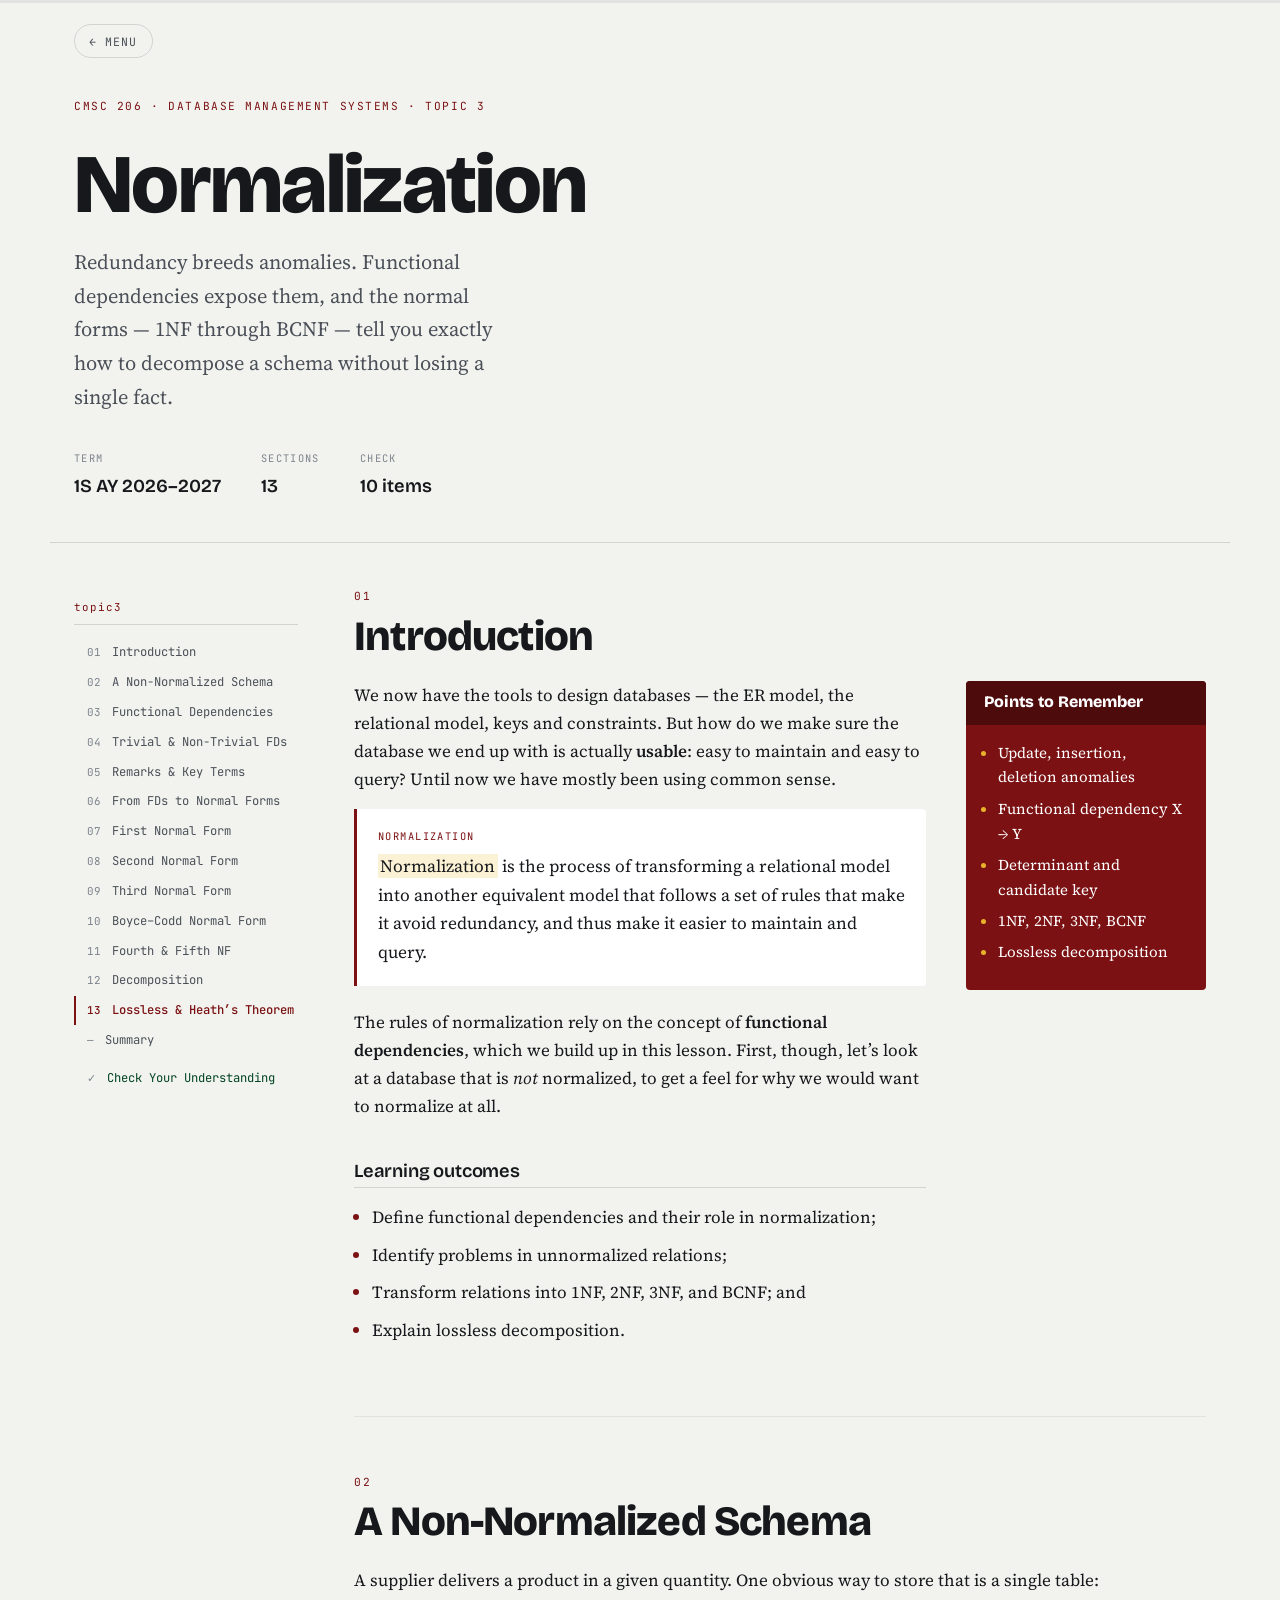
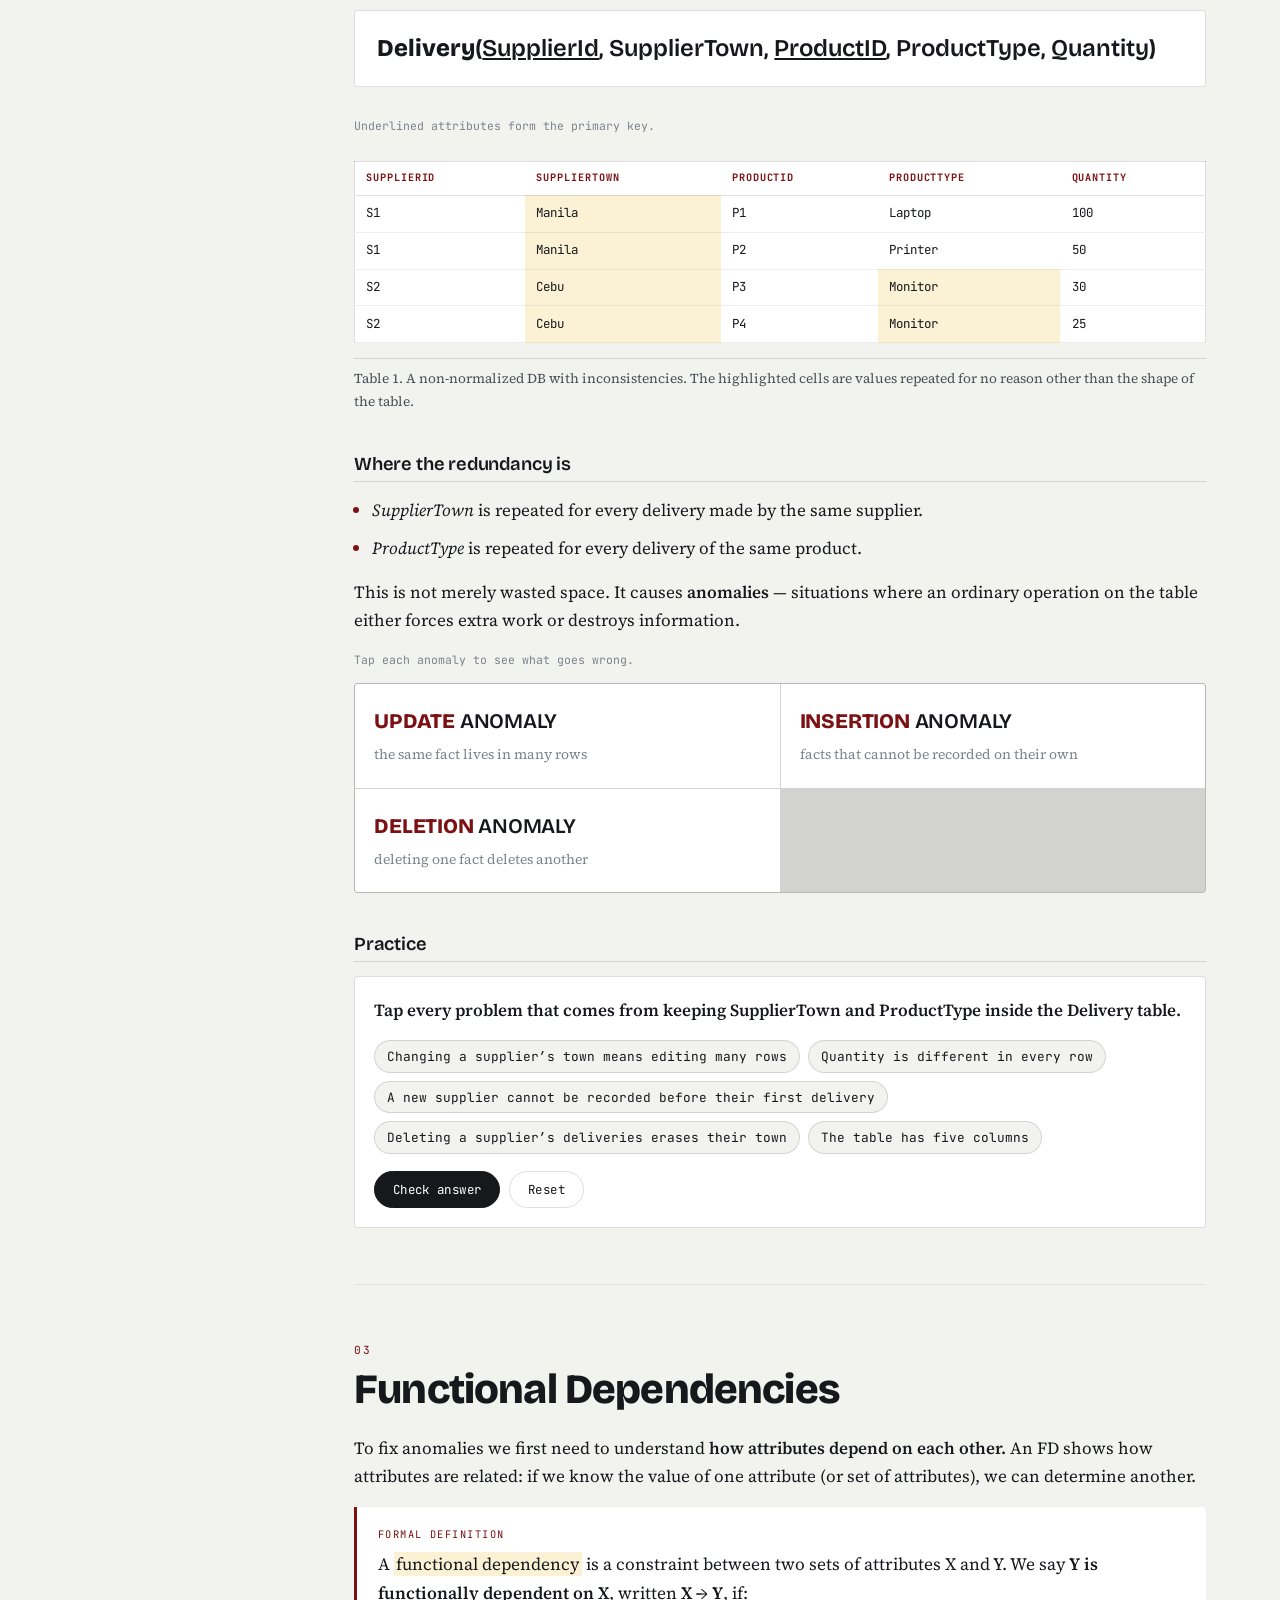
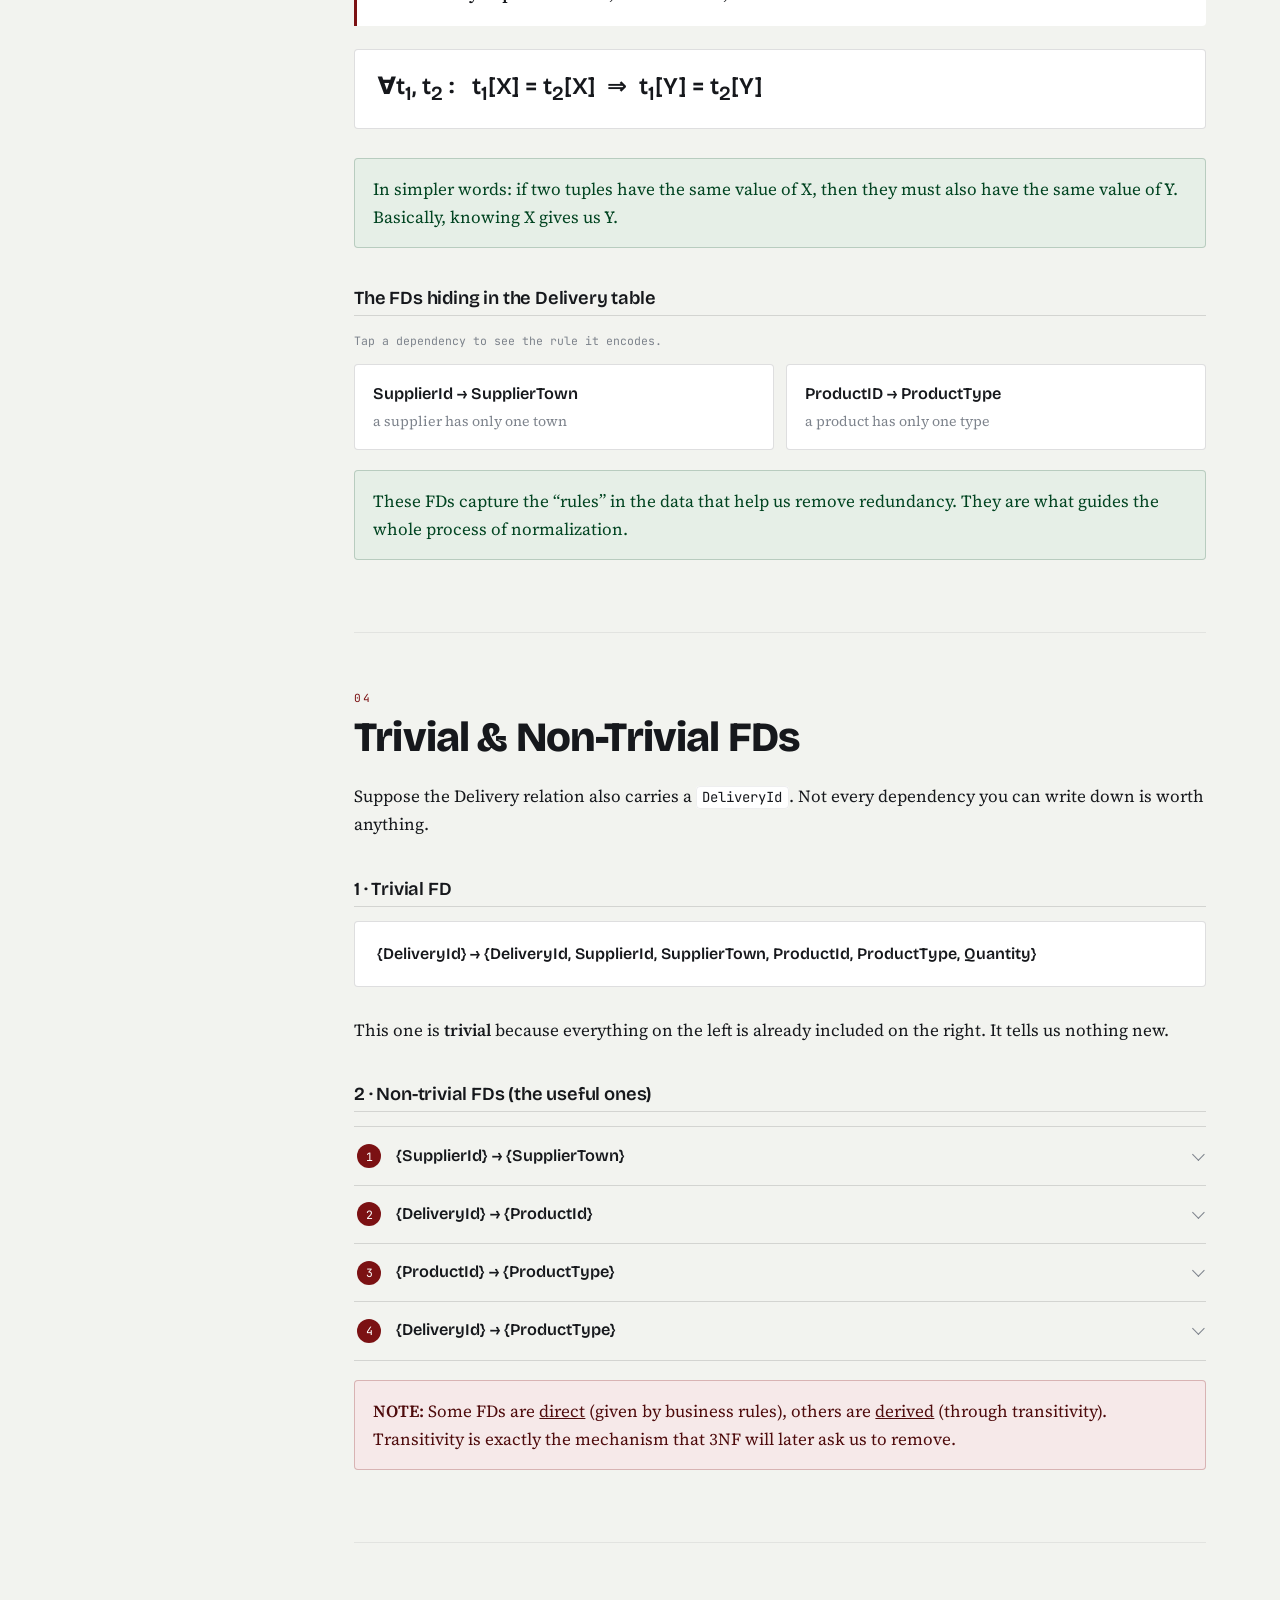
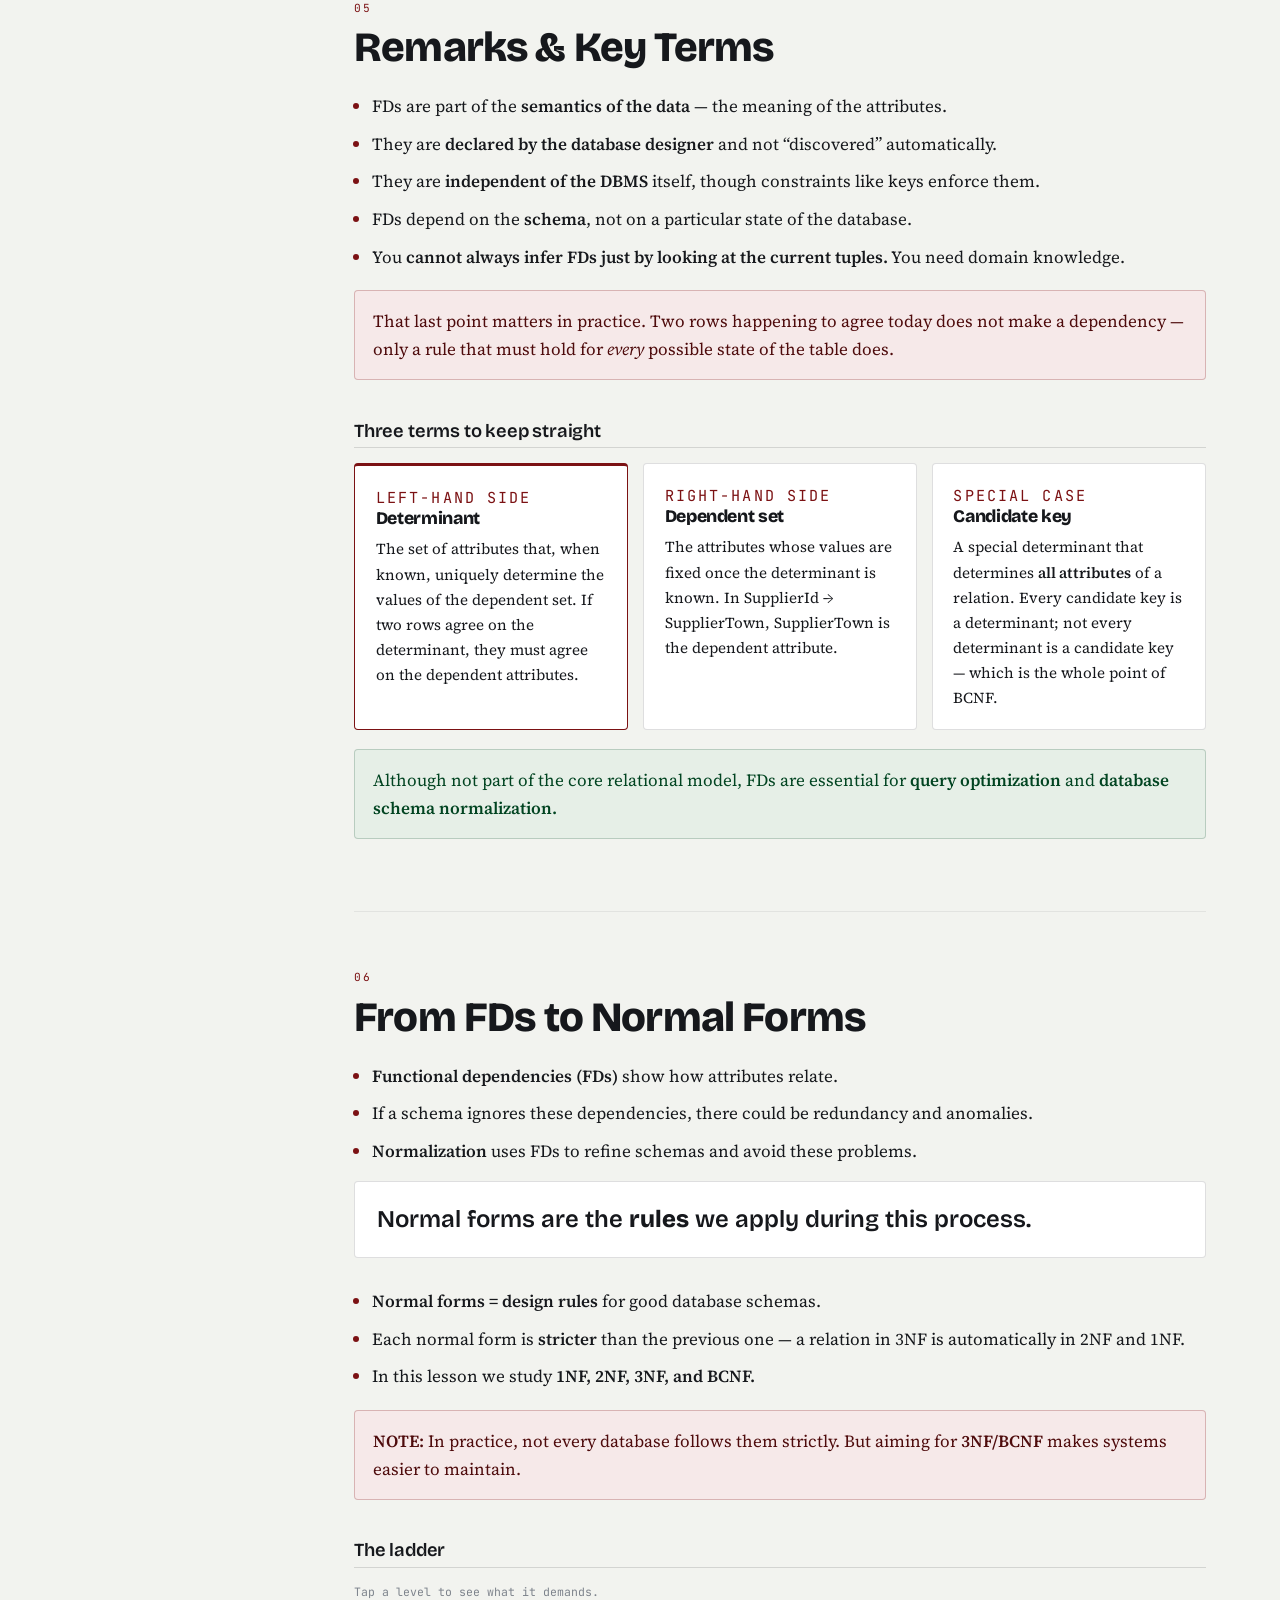
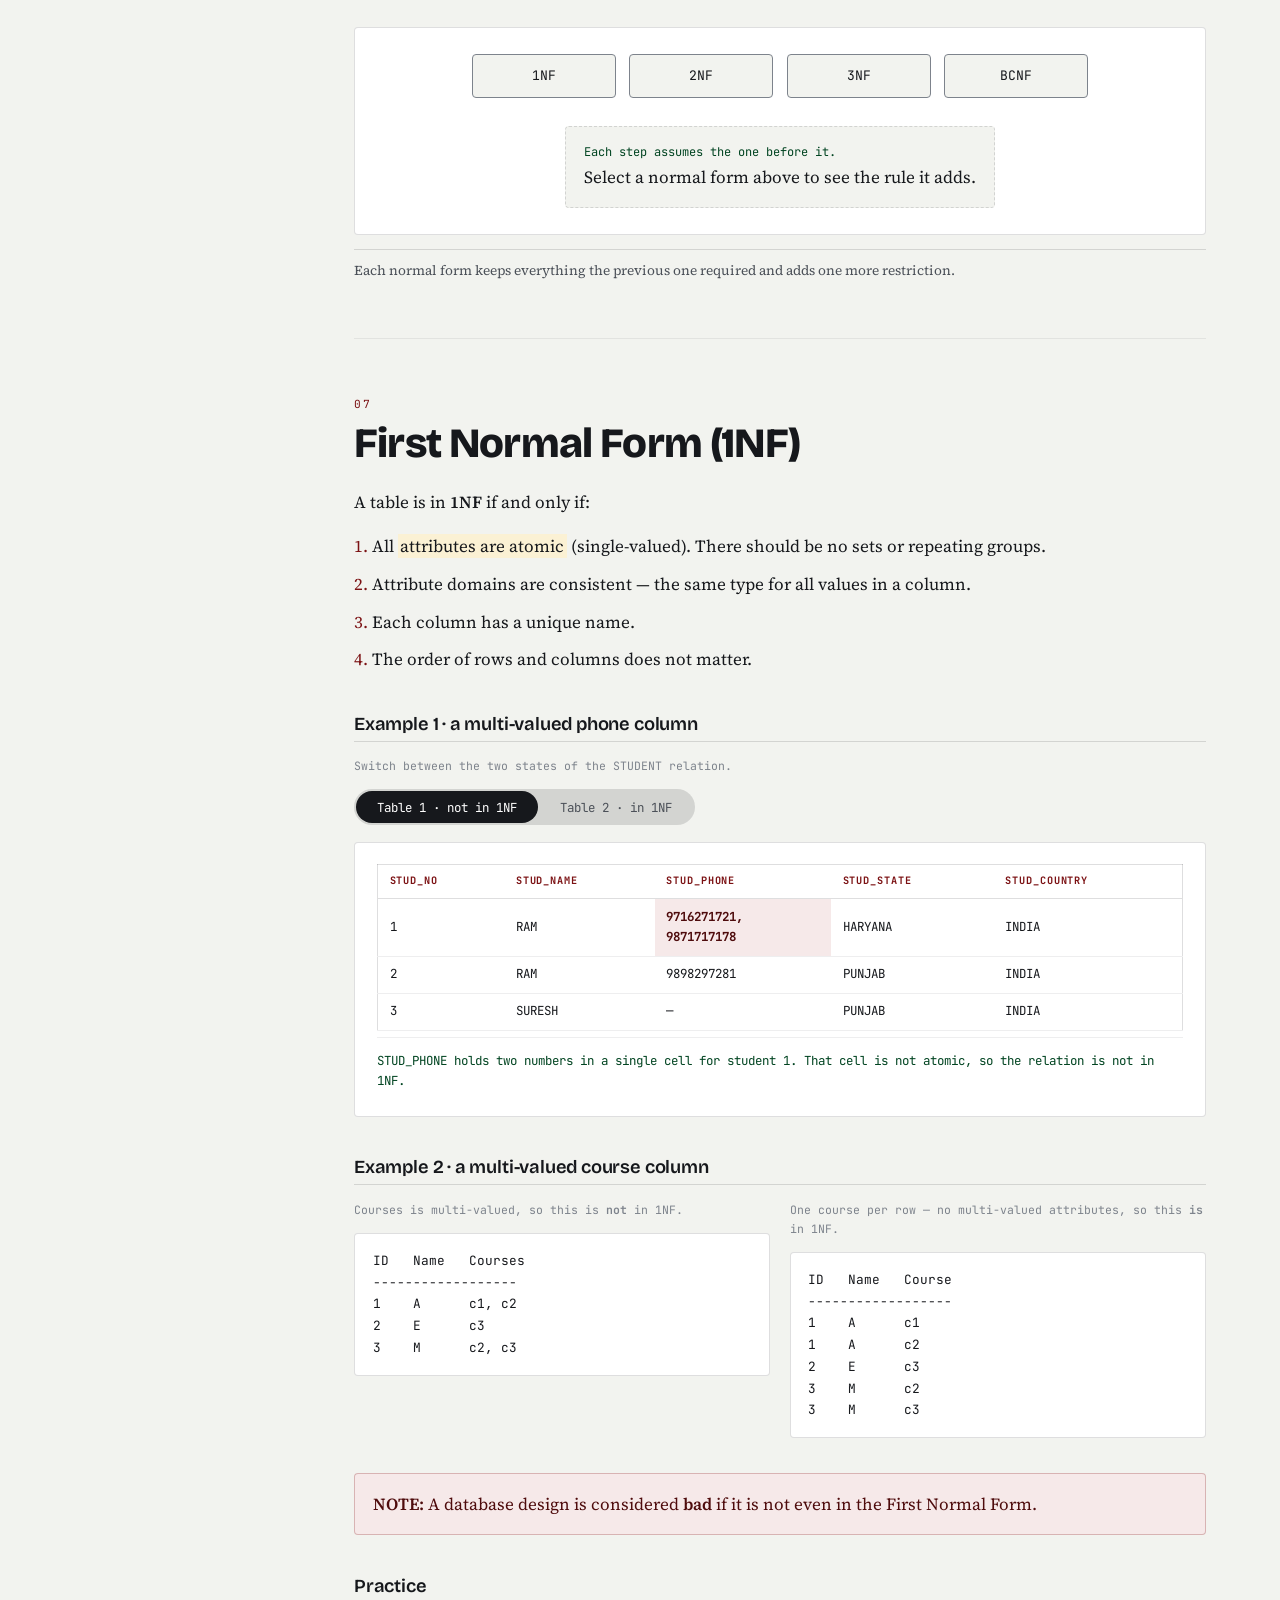
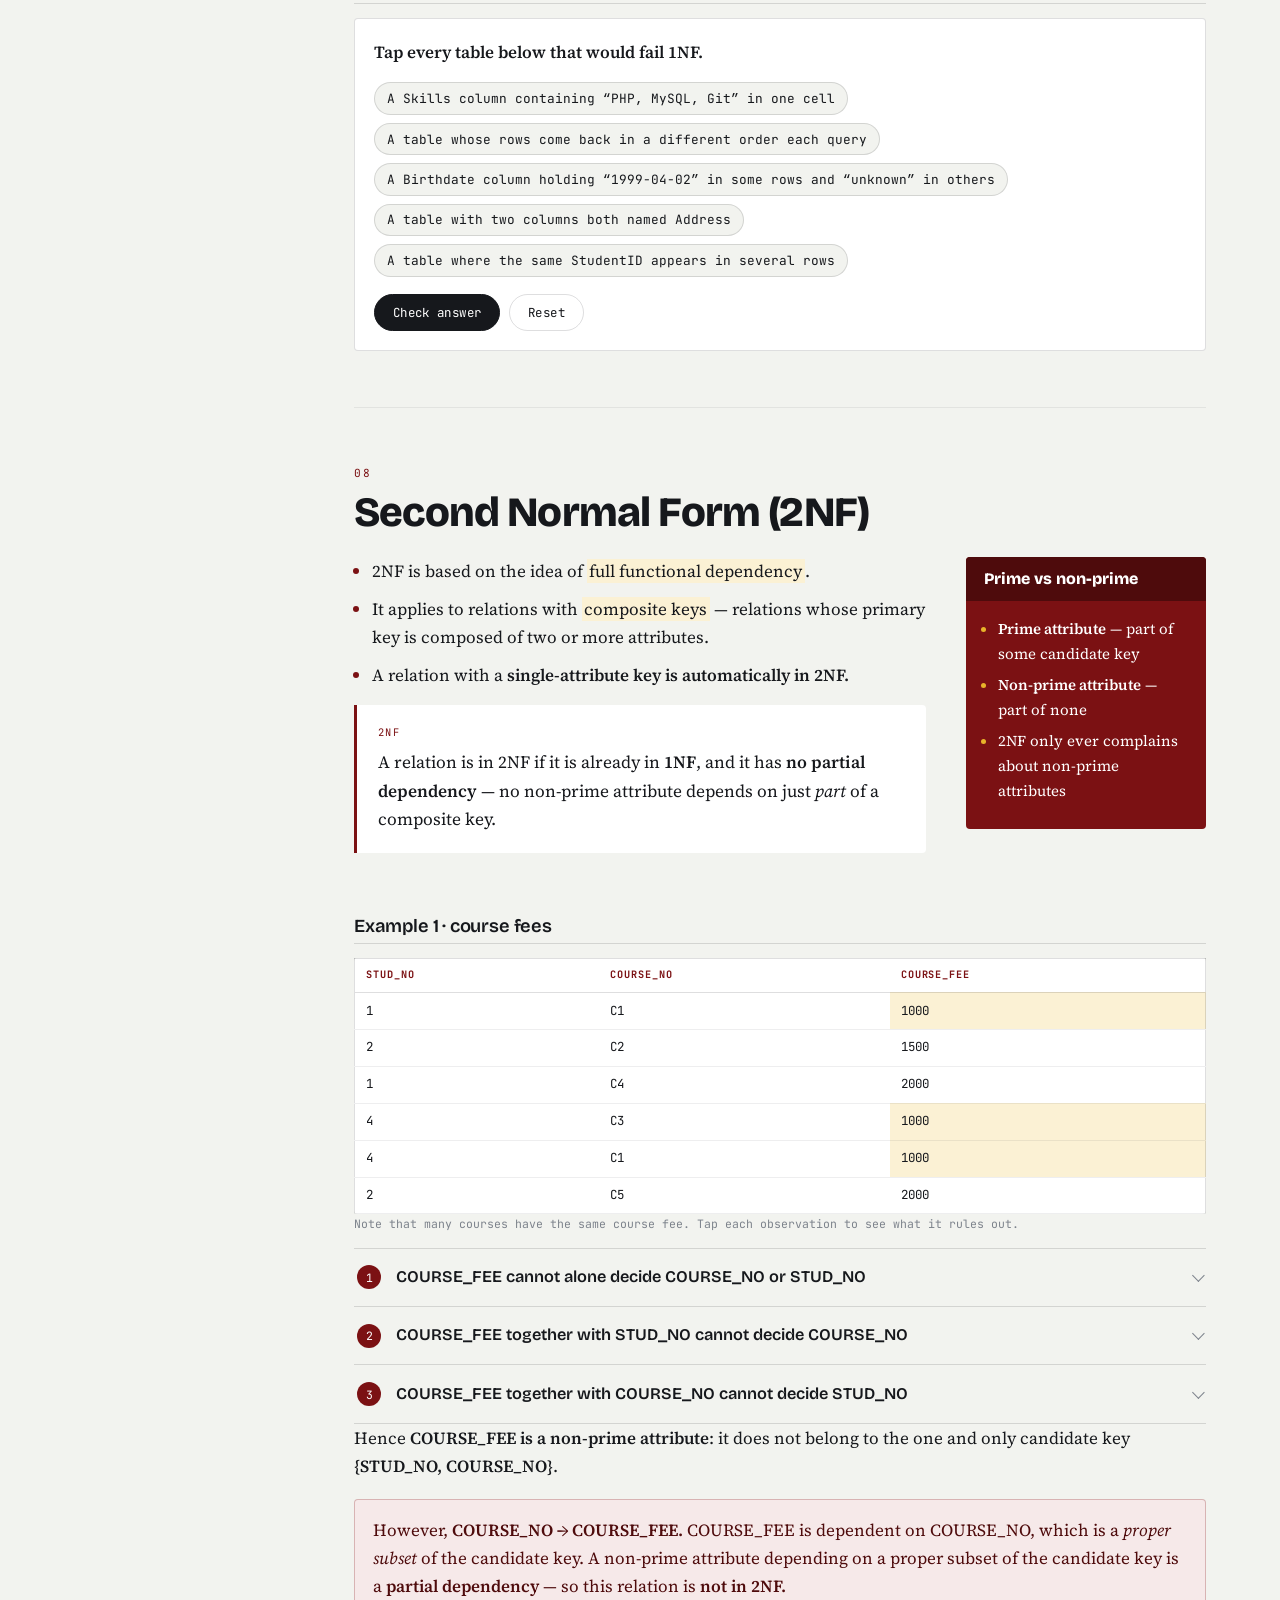
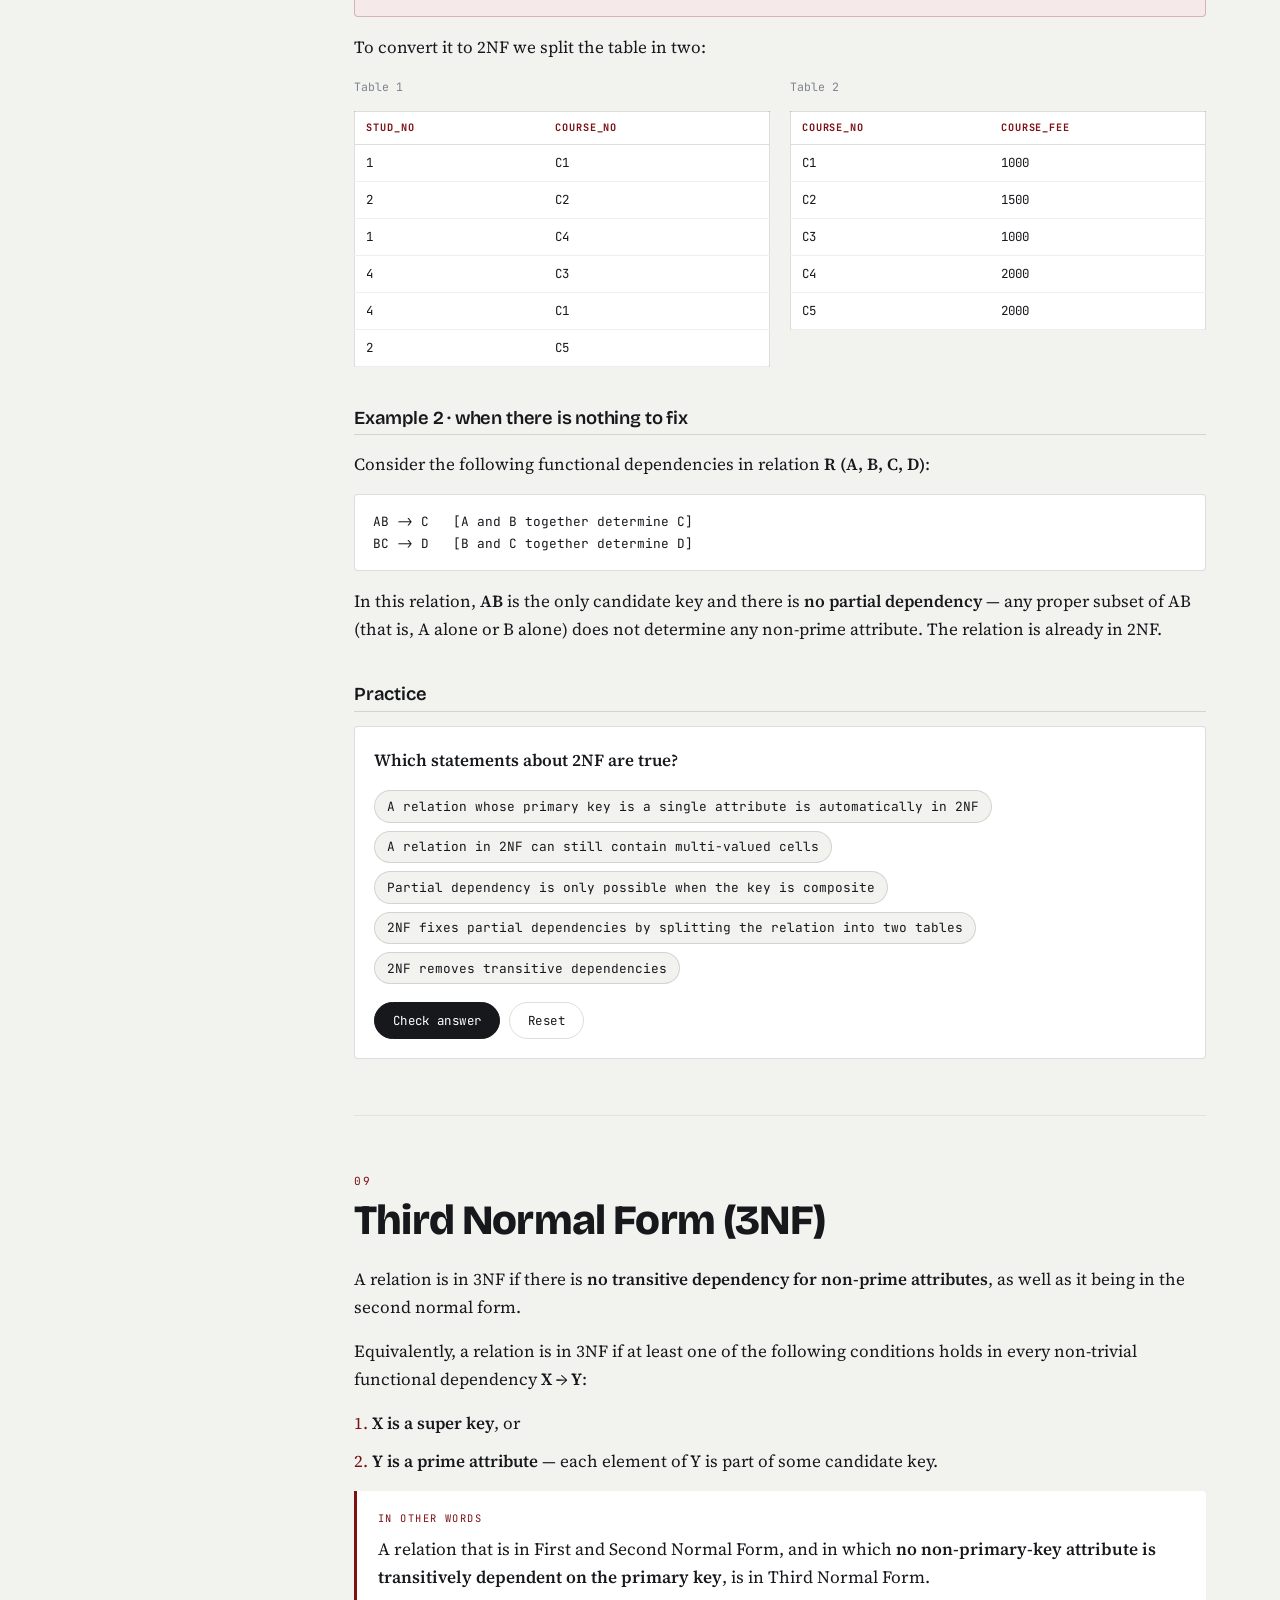
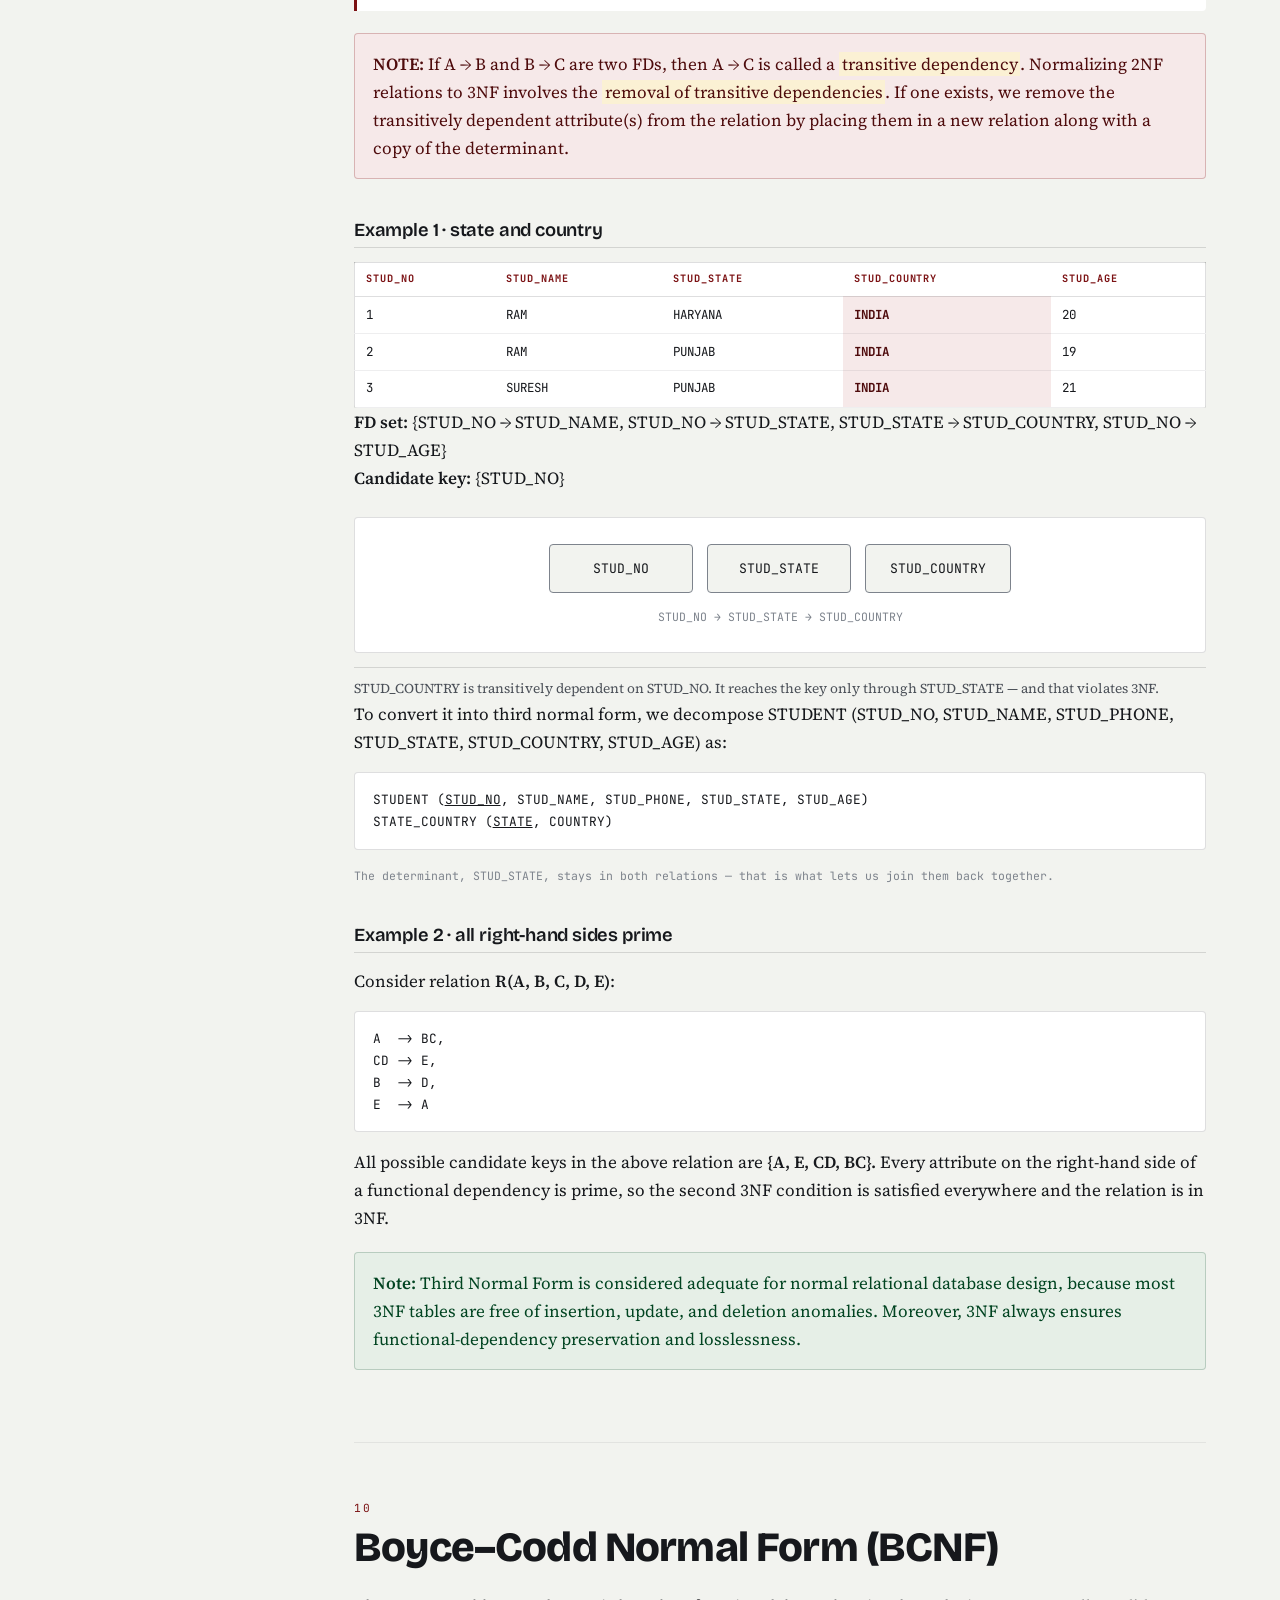
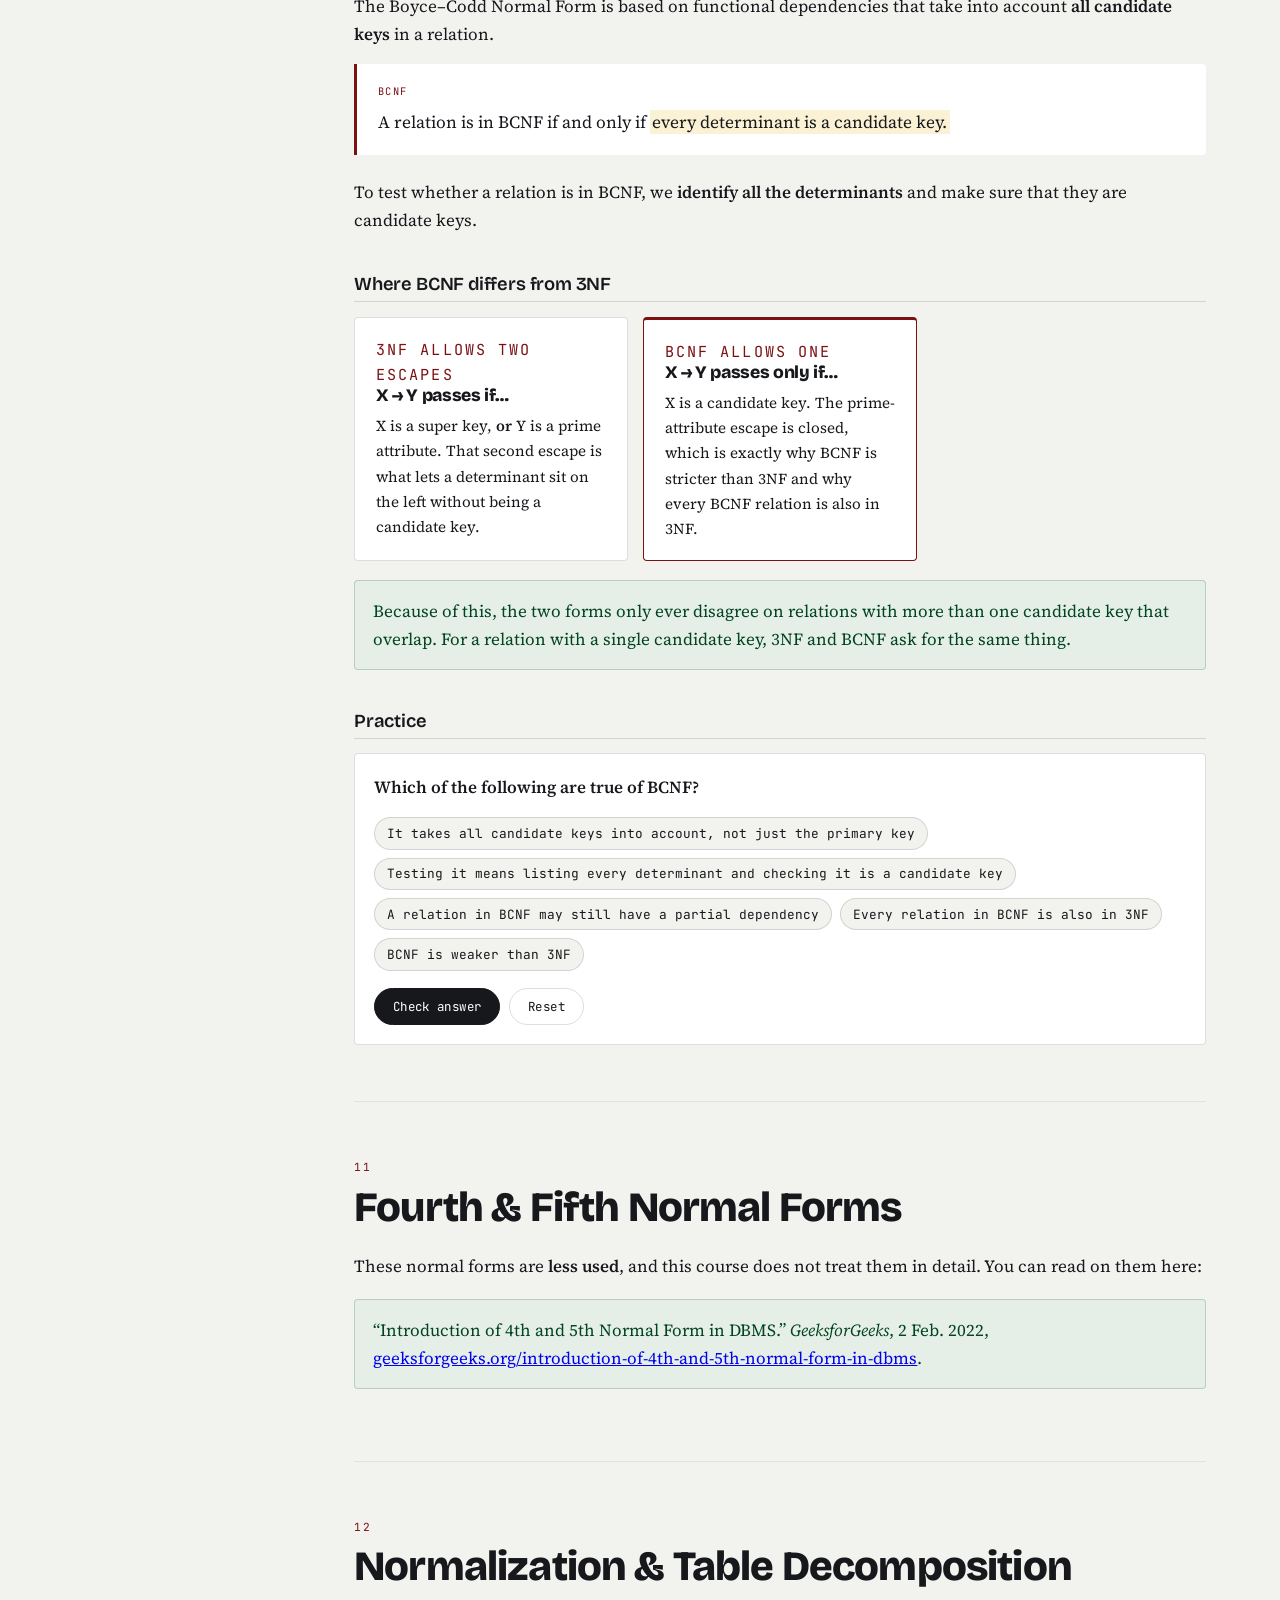
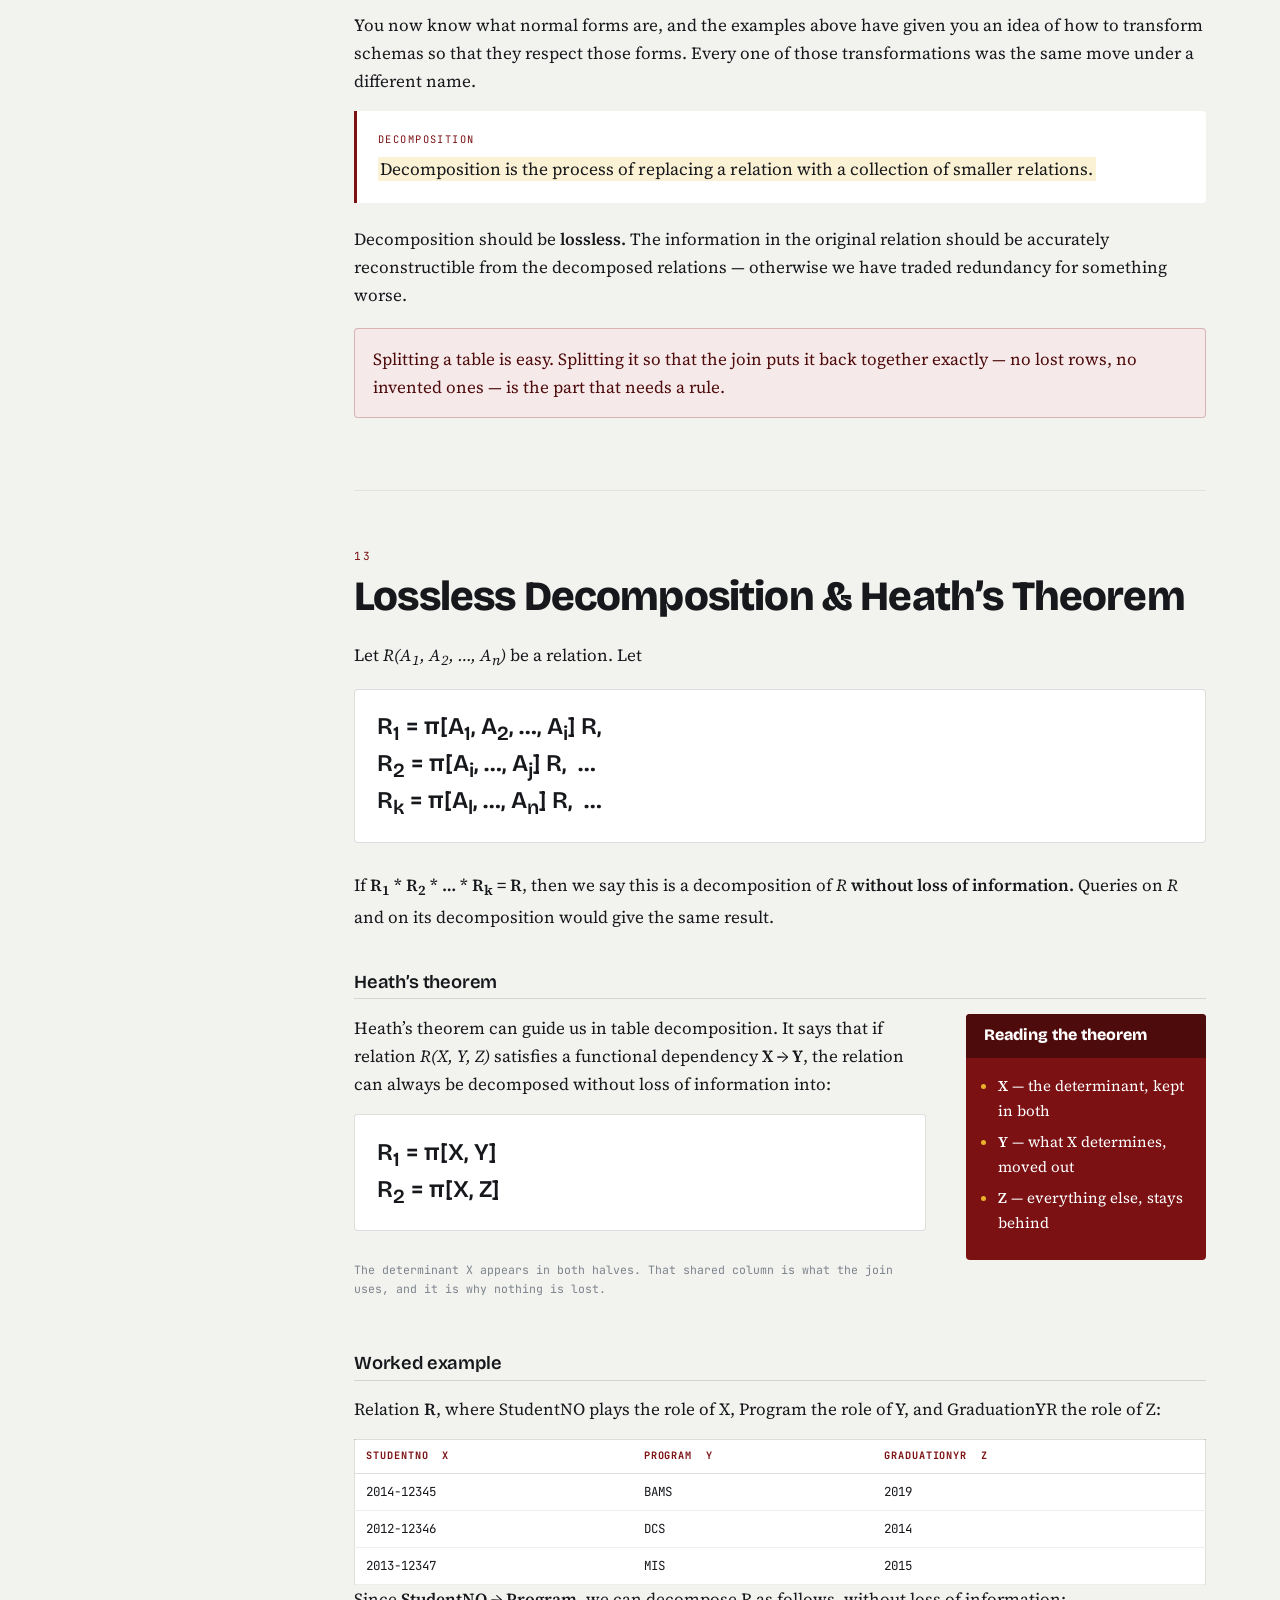
<file: lessons/Topic3.html>
<!DOCTYPE html>
<html lang="en">
<head>
<meta charset="UTF-8">
<meta name="viewport" content="width=device-width, initial-scale=1.0">
<title>Topic 3 &middot; Normalization &middot; CMSC 206</title>
<link rel="preconnect" href="https://fonts.googleapis.com">
<link rel="preconnect" href="https://fonts.gstatic.com" crossorigin>
<link href="https://fonts.googleapis.com/css2?family=Bricolage+Grotesque:opsz,wght@12..96,600;12..96,800&family=JetBrains+Mono:wght@400;500;700&family=Source+Serif+4:opsz,wght@8..60,400;8..60,600;8..60,700&display=swap" rel="stylesheet">
<link rel="stylesheet" href="../assets/style.css">
</head>
<body data-lesson="topic3">

<div class="progress" role="progressbar" aria-label="Lesson progress" aria-valuemin="0" aria-valuemax="100" aria-valuenow="0">
  <div class="progress__bar"></div>
</div>

<div class="topbar">
  <a class="menu-link" href="../index.html"><span aria-hidden="true">&larr;</span> Menu</a>
</div>

<header class="hero">
  <p class="eyebrow">CMSC 206 &middot; Database Management Systems &middot; Topic 3</p>
  <h1>Normalization</h1>
  <p class="hero__lede">Redundancy breeds anomalies. Functional dependencies expose them, and the normal forms &mdash; 1NF through BCNF &mdash; tell you exactly how to decompose a schema without losing a single fact.</p>
  <dl class="hero__meta">
    <div><dt>Term</dt><dd>1S AY 2026&ndash;2027</dd></div>
    <div><dt>Sections</dt><dd>13</dd></div>
    <div><dt>Check</dt><dd>10 items</dd></div>
  </dl>
</header>

<div class="shell">

  <nav class="rail" aria-label="Lesson sections">
    <p class="rail__label">topic3</p>
    <ol class="rail__list">
      <li><a href="#intro" class="rail__link"><span>01</span> Introduction</a></li>
      <li><a href="#unnormalized" class="rail__link"><span>02</span> A Non-Normalized Schema</a></li>
      <li><a href="#fds" class="rail__link"><span>03</span> Functional Dependencies</a></li>
      <li><a href="#trivial" class="rail__link"><span>04</span> Trivial &amp; Non-Trivial FDs</a></li>
      <li><a href="#remarks" class="rail__link"><span>05</span> Remarks &amp; Key Terms</a></li>
      <li><a href="#normalforms" class="rail__link"><span>06</span> From FDs to Normal Forms</a></li>
      <li><a href="#nf1" class="rail__link"><span>07</span> First Normal Form</a></li>
      <li><a href="#nf2" class="rail__link"><span>08</span> Second Normal Form</a></li>
      <li><a href="#nf3" class="rail__link"><span>09</span> Third Normal Form</a></li>
      <li><a href="#bcnf" class="rail__link"><span>10</span> Boyce&ndash;Codd Normal Form</a></li>
      <li><a href="#nf45" class="rail__link"><span>11</span> Fourth &amp; Fifth NF</a></li>
      <li><a href="#decomp" class="rail__link"><span>12</span> Decomposition</a></li>
      <li><a href="#heath" class="rail__link"><span>13</span> Lossless &amp; Heath&rsquo;s Theorem</a></li>
      <li><a href="#summary" class="rail__link"><span>&mdash;</span> Summary</a></li>
      <li><a href="#check" class="rail__link rail__link--check"><span>&#10003;</span> Check Your Understanding</a></li>
    </ol>
  </nav>

  <main class="main">

    <!-- ============ 01 INTRODUCTION ============ -->
    <section id="intro" class="section">
      <p class="section__num">01</p>
      <h2>Introduction</h2>
      <div class="split">
        <div>
          <p>We now have the tools to design databases &mdash; the ER model, the relational model, keys and constraints. But how do we make sure the database we end up with is actually <strong>usable</strong>: easy to maintain and easy to query? Until now we have mostly been using common sense.</p>
          <div class="definition">
            <p class="definition__tag">Normalization</p>
            <p><mark>Normalization</mark> is the process of transforming a relational model into another equivalent model that follows a set of rules that make it avoid redundancy, and thus make it easier to maintain and query.</p>
          </div>
          <p>The rules of normalization rely on the concept of <strong>functional dependencies</strong>, which we build up in this lesson. First, though, let&rsquo;s look at a database that is <em>not</em> normalized, to get a feel for why we would want to normalize at all.</p>

          <h3 class="sub">Learning outcomes</h3>
          <ul class="list">
            <li>Define functional dependencies and their role in normalization;</li>
            <li>Identify problems in unnormalized relations;</li>
            <li>Transform relations into 1NF, 2NF, 3NF, and BCNF; and</li>
            <li>Explain lossless decomposition.</li>
          </ul>
        </div>
        <aside class="remember">
          <h3>Points to Remember</h3>
          <ul>
            <li>Update, insertion, deletion anomalies</li>
            <li>Functional dependency X &rarr; Y</li>
            <li>Determinant and candidate key</li>
            <li>1NF, 2NF, 3NF, BCNF</li>
            <li>Lossless decomposition</li>
          </ul>
        </aside>
      </div>
    </section>

    <!-- ============ 02 NON-NORMALIZED SCHEMA ============ -->
    <section id="unnormalized" class="section">
      <p class="section__num">02</p>
      <h2>A Non-Normalized Schema</h2>
      <p>A supplier delivers a product in a given quantity. One obvious way to store that is a single table:</p>
      <p class="equation"><b>Delivery</b>(<u>SupplierId</u>, SupplierTown, <u>ProductID</u>, ProductType, Quantity)</p>
      <p class="hint">Underlined attributes form the primary key.</p>
      <figure class="figure">
        <div style="overflow-x:auto;">
<table style="width:100%; border-collapse:collapse; background:var(--card); border:1px solid var(--rule); border-radius:var(--r);">
<thead><tr>
<th style="text-align:left; padding:.5rem .7rem; border-bottom:1px solid var(--rule); font-family:var(--mono); font-size:.64rem; letter-spacing:.09em; text-transform:uppercase; color:var(--maroon); white-space:nowrap;">SupplierId</th>
<th style="text-align:left; padding:.5rem .7rem; border-bottom:1px solid var(--rule); font-family:var(--mono); font-size:.64rem; letter-spacing:.09em; text-transform:uppercase; color:var(--maroon); white-space:nowrap;">SupplierTown</th>
<th style="text-align:left; padding:.5rem .7rem; border-bottom:1px solid var(--rule); font-family:var(--mono); font-size:.64rem; letter-spacing:.09em; text-transform:uppercase; color:var(--maroon); white-space:nowrap;">ProductID</th>
<th style="text-align:left; padding:.5rem .7rem; border-bottom:1px solid var(--rule); font-family:var(--mono); font-size:.64rem; letter-spacing:.09em; text-transform:uppercase; color:var(--maroon); white-space:nowrap;">ProductType</th>
<th style="text-align:left; padding:.5rem .7rem; border-bottom:1px solid var(--rule); font-family:var(--mono); font-size:.64rem; letter-spacing:.09em; text-transform:uppercase; color:var(--maroon); white-space:nowrap;">Quantity</th>
</tr></thead><tbody>
<tr>
<td style="padding:.48rem .7rem; border-bottom:1px solid var(--rule-soft); font-family:var(--mono); font-size:.78rem; white-space:nowrap;">S1</td>
<td style="padding:.48rem .7rem; border-bottom:1px solid var(--rule-soft); font-family:var(--mono); font-size:.78rem; white-space:nowrap; background:var(--gold-tint);">Manila</td>
<td style="padding:.48rem .7rem; border-bottom:1px solid var(--rule-soft); font-family:var(--mono); font-size:.78rem; white-space:nowrap;">P1</td>
<td style="padding:.48rem .7rem; border-bottom:1px solid var(--rule-soft); font-family:var(--mono); font-size:.78rem; white-space:nowrap;">Laptop</td>
<td style="padding:.48rem .7rem; border-bottom:1px solid var(--rule-soft); font-family:var(--mono); font-size:.78rem; white-space:nowrap;">100</td>
</tr>
<tr>
<td style="padding:.48rem .7rem; border-bottom:1px solid var(--rule-soft); font-family:var(--mono); font-size:.78rem; white-space:nowrap;">S1</td>
<td style="padding:.48rem .7rem; border-bottom:1px solid var(--rule-soft); font-family:var(--mono); font-size:.78rem; white-space:nowrap; background:var(--gold-tint);">Manila</td>
<td style="padding:.48rem .7rem; border-bottom:1px solid var(--rule-soft); font-family:var(--mono); font-size:.78rem; white-space:nowrap;">P2</td>
<td style="padding:.48rem .7rem; border-bottom:1px solid var(--rule-soft); font-family:var(--mono); font-size:.78rem; white-space:nowrap;">Printer</td>
<td style="padding:.48rem .7rem; border-bottom:1px solid var(--rule-soft); font-family:var(--mono); font-size:.78rem; white-space:nowrap;">50</td>
</tr>
<tr>
<td style="padding:.48rem .7rem; border-bottom:1px solid var(--rule-soft); font-family:var(--mono); font-size:.78rem; white-space:nowrap;">S2</td>
<td style="padding:.48rem .7rem; border-bottom:1px solid var(--rule-soft); font-family:var(--mono); font-size:.78rem; white-space:nowrap; background:var(--gold-tint);">Cebu</td>
<td style="padding:.48rem .7rem; border-bottom:1px solid var(--rule-soft); font-family:var(--mono); font-size:.78rem; white-space:nowrap;">P3</td>
<td style="padding:.48rem .7rem; border-bottom:1px solid var(--rule-soft); font-family:var(--mono); font-size:.78rem; white-space:nowrap; background:var(--gold-tint);">Monitor</td>
<td style="padding:.48rem .7rem; border-bottom:1px solid var(--rule-soft); font-family:var(--mono); font-size:.78rem; white-space:nowrap;">30</td>
</tr>
<tr>
<td style="padding:.48rem .7rem; border-bottom:1px solid var(--rule-soft); font-family:var(--mono); font-size:.78rem; white-space:nowrap;">S2</td>
<td style="padding:.48rem .7rem; border-bottom:1px solid var(--rule-soft); font-family:var(--mono); font-size:.78rem; white-space:nowrap; background:var(--gold-tint);">Cebu</td>
<td style="padding:.48rem .7rem; border-bottom:1px solid var(--rule-soft); font-family:var(--mono); font-size:.78rem; white-space:nowrap;">P4</td>
<td style="padding:.48rem .7rem; border-bottom:1px solid var(--rule-soft); font-family:var(--mono); font-size:.78rem; white-space:nowrap; background:var(--gold-tint);">Monitor</td>
<td style="padding:.48rem .7rem; border-bottom:1px solid var(--rule-soft); font-family:var(--mono); font-size:.78rem; white-space:nowrap;">25</td>
</tr>
</tbody></table></div>
        <figcaption>Table 1. A non-normalized DB with inconsistencies. The highlighted cells are values repeated for no reason other than the shape of the table.</figcaption>
      </figure>

      <h3 class="sub">Where the redundancy is</h3>
      <ul class="list">
        <li><em>SupplierTown</em> is repeated for every delivery made by the same supplier.</li>
        <li><em>ProductType</em> is repeated for every delivery of the same product.</li>
      </ul>
      <p>This is not merely wasted space. It causes <strong>anomalies</strong> &mdash; situations where an ordinary operation on the table either forces extra work or destroys information.</p>

      <p class="hint">Tap each anomaly to see what goes wrong.</p>
      <div class="quad">
        <button class="quad__cell" type="button" data-reveal aria-expanded="false">
          <span class="quad__word"><b>Update</b> anomaly</span>
          <span class="quad__short">the same fact lives in many rows</span>
          <span class="quad__long">If &ldquo;Manila&rdquo; changes to &ldquo;Quezon City,&rdquo; we must update every row where S1 appears. Miss one row and the database now claims S1 is in two towns at once.</span>
        </button>
        <button class="quad__cell" type="button" data-reveal aria-expanded="false">
          <span class="quad__word"><b>Insertion</b> anomaly</span>
          <span class="quad__short">facts that cannot be recorded on their own</span>
          <span class="quad__long">We cannot add a new supplier until they actually deliver a product &mdash; there is no row to put the supplier&rsquo;s town in without a ProductID, which is part of the primary key.</span>
        </button>
        <button class="quad__cell" type="button" data-reveal aria-expanded="false">
          <span class="quad__word"><b>Deletion</b> anomaly</span>
          <span class="quad__short">deleting one fact deletes another</span>
          <span class="quad__long">If we delete all deliveries of S2, we also lose the fact that S2 is based in Cebu. The town was only ever stored as a side effect of a delivery.</span>
        </button>
      </div>

      <h3 class="sub">Practice</h3>
      <div class="activity" data-activity="pick"
           data-ok="Correct. All three are anomalies caused by storing supplier and product facts inside the delivery rows."
           data-no="Not quite. The three real problems are the update, insertion, and deletion anomalies. Quantity varying per row is normal &mdash; it genuinely depends on both the supplier and the product.">
        <p class="activity__prompt">Tap every problem that comes from keeping <strong>SupplierTown</strong> and <strong>ProductType</strong> inside the Delivery table.</p>
        <div class="chips">
          <button class="chip" type="button" data-correct="true">Changing a supplier&rsquo;s town means editing many rows</button>
          <button class="chip" type="button">Quantity is different in every row</button>
          <button class="chip" type="button" data-correct="true">A new supplier cannot be recorded before their first delivery</button>
          <button class="chip" type="button" data-correct="true">Deleting a supplier&rsquo;s deliveries erases their town</button>
          <button class="chip" type="button">The table has five columns</button>
        </div>
        <div class="activity__foot">
          <button class="btn" type="button" data-pick-check>Check answer</button>
          <button class="btn btn--ghost" type="button" data-pick-reset>Reset</button>
          <p class="activity__verdict" role="status"></p>
        </div>
      </div>
    </section>

    <!-- ============ 03 FUNCTIONAL DEPENDENCIES ============ -->
    <section id="fds" class="section">
      <p class="section__num">03</p>
      <h2>Functional Dependencies</h2>
      <p>To fix anomalies we first need to understand <strong>how attributes depend on each other.</strong> An FD shows how attributes are related: if we know the value of one attribute (or set of attributes), we can determine another.</p>

      <div class="definition">
        <p class="definition__tag">Formal definition</p>
        <p>A <mark>functional dependency</mark> is a constraint between two sets of attributes X and Y. We say <strong>Y is functionally dependent on X</strong>, written <strong>X &rarr; Y</strong>, if:</p>
      </div>
      <p class="equation">&forall;t<sub>1</sub>, t<sub>2</sub> : &nbsp; t<sub>1</sub>[X] = t<sub>2</sub>[X] &nbsp;&rArr;&nbsp; t<sub>1</sub>[Y] = t<sub>2</sub>[Y]</p>
      <p class="callout callout--note">In simpler words: if two tuples have the same value of X, then they must also have the same value of Y. Basically, knowing X gives us Y.</p>

      <h3 class="sub">The FDs hiding in the Delivery table</h3>
      <p class="hint">Tap a dependency to see the rule it encodes.</p>
      <div class="cards">
        <button class="card" type="button" data-reveal aria-expanded="false">
          <span class="card__title">SupplierId &rarr; SupplierTown</span>
          <span class="card__sub">a supplier has only one town</span>
          <span class="card__data"><em>meaning:</em> if two rows have the same SupplierId, they must have the same SupplierTown. S1 is in Manila in every row, or the data is wrong.</span>
        </button>
        <button class="card" type="button" data-reveal aria-expanded="false">
          <span class="card__title">ProductID &rarr; ProductType</span>
          <span class="card__sub">a product has only one type</span>
          <span class="card__data"><em>meaning:</em> if two rows have the same ProductID, they must have the same ProductType. P3 is a Monitor wherever it appears.</span>
        </button>
      </div>
      <p class="callout callout--note">These FDs capture the &ldquo;rules&rdquo; in the data that help us remove redundancy. They are what guides the whole process of normalization.</p>
    </section>

    <!-- ============ 04 TRIVIAL & NON-TRIVIAL ============ -->
    <section id="trivial" class="section">
      <p class="section__num">04</p>
      <h2>Trivial &amp; Non-Trivial FDs</h2>
      <p>Suppose the Delivery relation also carries a <code>DeliveryId</code>. Not every dependency you can write down is worth anything.</p>

      <h3 class="sub">1 &middot; Trivial FD</h3>
      <p class="equation" style="font-size:1rem;">{DeliveryId} &rarr; {DeliveryId, SupplierId, SupplierTown, ProductId, ProductType, Quantity}</p>
      <p>This one is <strong>trivial</strong> because everything on the left is already included on the right. It tells us nothing new.</p>

      <h3 class="sub">2 &middot; Non-trivial FDs (the useful ones)</h3>
      <div class="accordion">
        <div class="acc">
          <button class="acc__head" type="button" aria-expanded="false">
            <span class="acc__n">1</span><span class="acc__title">{SupplierId} &rarr; {SupplierTown}</span><span class="acc__chev" aria-hidden="true"></span>
          </button>
          <div class="acc__body"><p>A supplier has only one town. This is a <strong>direct</strong> FD &mdash; it comes straight from a business rule.</p></div>
        </div>
        <div class="acc">
          <button class="acc__head" type="button" aria-expanded="false">
            <span class="acc__n">2</span><span class="acc__title">{DeliveryId} &rarr; {ProductId}</span><span class="acc__chev" aria-hidden="true"></span>
          </button>
          <div class="acc__body"><p>Each delivery corresponds to one product.</p></div>
        </div>
        <div class="acc">
          <button class="acc__head" type="button" aria-expanded="false">
            <span class="acc__n">3</span><span class="acc__title">{ProductId} &rarr; {ProductType}</span><span class="acc__chev" aria-hidden="true"></span>
          </button>
          <div class="acc__body"><p>A product has only one type.</p></div>
        </div>
        <div class="acc">
          <button class="acc__head" type="button" aria-expanded="false">
            <span class="acc__n">4</span><span class="acc__title">{DeliveryId} &rarr; {ProductType}</span><span class="acc__chev" aria-hidden="true"></span>
          </button>
          <div class="acc__body"><p>This one follows <em>transitively</em>: DeliveryId &rarr; ProductId and ProductId &rarr; ProductType, so DeliveryId &rarr; ProductType. It is <strong>derived</strong>, not declared.</p></div>
        </div>
      </div>
      <p class="callout callout--warn"><strong>NOTE:</strong> Some FDs are <u>direct</u> (given by business rules), others are <u>derived</u> (through transitivity). Transitivity is exactly the mechanism that 3NF will later ask us to remove.</p>
    </section>

    <!-- ============ 05 REMARKS & KEY TERMS ============ -->
    <section id="remarks" class="section">
      <p class="section__num">05</p>
      <h2>Remarks &amp; Key Terms</h2>
      <ul class="list">
        <li>FDs are part of the <strong>semantics of the data</strong> &mdash; the meaning of the attributes.</li>
        <li>They are <strong>declared by the database designer</strong> and not &ldquo;discovered&rdquo; automatically.</li>
        <li>They are <strong>independent of the DBMS</strong> itself, though constraints like keys enforce them.</li>
        <li>FDs depend on the <strong>schema</strong>, not on a particular state of the database.</li>
        <li>You <strong>cannot always infer FDs just by looking at the current tuples.</strong> You need domain knowledge.</li>
      </ul>
      <p class="callout callout--warn">That last point matters in practice. Two rows happening to agree today does not make a dependency &mdash; only a rule that must hold for <em>every</em> possible state of the table does.</p>

      <h3 class="sub">Three terms to keep straight</h3>
      <div class="types">
        <article class="type type--focus">
          <p class="type__tag">left-hand side</p>
          <h3>Determinant</h3>
          <p>The set of attributes that, when known, uniquely determine the values of the dependent set. If two rows agree on the determinant, they must agree on the dependent attributes.</p>
        </article>
        <article class="type">
          <p class="type__tag">right-hand side</p>
          <h3>Dependent set</h3>
          <p>The attributes whose values are fixed once the determinant is known. In SupplierId &rarr; SupplierTown, SupplierTown is the dependent attribute.</p>
        </article>
        <article class="type">
          <p class="type__tag">special case</p>
          <h3>Candidate key</h3>
          <p>A special determinant that determines <strong>all attributes</strong> of a relation. Every candidate key is a determinant; not every determinant is a candidate key &mdash; which is the whole point of BCNF.</p>
        </article>
      </div>
      <p class="callout callout--note">Although not part of the core relational model, FDs are essential for <strong>query optimization</strong> and <strong>database schema normalization.</strong></p>
    </section>

    <!-- ============ 06 FROM FDs TO NORMAL FORMS ============ -->
    <section id="normalforms" class="section">
      <p class="section__num">06</p>
      <h2>From FDs to Normal Forms</h2>
      <ul class="list">
        <li><strong>Functional dependencies (FDs)</strong> show how attributes relate.</li>
        <li>If a schema ignores these dependencies, there could be redundancy and anomalies.</li>
        <li><strong>Normalization</strong> uses FDs to refine schemas and avoid these problems.</li>
      </ul>
      <p class="equation">Normal forms are the <b>rules</b> we apply during this process.</p>
      <ul class="list">
        <li><strong>Normal forms = design rules</strong> for good database schemas.</li>
        <li>Each normal form is <strong>stricter</strong> than the previous one &mdash; a relation in 3NF is automatically in 2NF and 1NF.</li>
        <li>In this lesson we study <strong>1NF, 2NF, 3NF, and BCNF.</strong></li>
      </ul>
      <p class="callout callout--warn"><strong>NOTE:</strong> In practice, not every database follows them strictly. But aiming for <strong>3NF/BCNF</strong> makes systems easier to maintain.</p>

      <h3 class="sub">The ladder</h3>
      <p class="hint">Tap a level to see what it demands.</p>
      <figure class="figure">
        <div class="stack" data-detail-target="#nfDetail">
          <div class="stack__views">
            <button class="lvl" type="button" data-detail="src-1nf" aria-expanded="false">1NF</button>
            <button class="lvl" type="button" data-detail="src-2nf" aria-expanded="false">2NF</button>
            <button class="lvl" type="button" data-detail="src-3nf" aria-expanded="false">3NF</button>
            <button class="lvl" type="button" data-detail="src-bcnf" aria-expanded="false">BCNF</button>
          </div>
          <div class="detail" id="nfDetail">
            <p class="detail__who">Each step assumes the one before it.</p>
            <p>Select a normal form above to see the rule it adds.</p>
          </div>
        </div>
        <figcaption>Each normal form keeps everything the previous one required and adds one more restriction.</figcaption>
      </figure>

      <div hidden>
        <div id="src-1nf">
          <p class="detail__who">First Normal Form</p>
          <h4>Every value is atomic</h4>
          <p>No sets, no repeating groups, no multi-valued cells. Columns have consistent domains and unique names, and the order of rows and columns carries no meaning.</p>
        </div>
        <div id="src-2nf">
          <p class="detail__who">Second Normal Form</p>
          <h4>No partial dependency</h4>
          <p>In 1NF, and no non-prime attribute depends on only <em>part</em> of a composite key. A relation with a single-attribute key is automatically in 2NF.</p>
        </div>
        <div id="src-3nf">
          <p class="detail__who">Third Normal Form</p>
          <h4>No transitive dependency</h4>
          <p>In 2NF, and no non-prime attribute is transitively dependent on the primary key. If A &rarr; B and B &rarr; C, then C hanging off A is what gets removed.</p>
        </div>
        <div id="src-bcnf">
          <p class="detail__who">Boyce&ndash;Codd Normal Form</p>
          <h4>Every determinant is a candidate key</h4>
          <p>The strictest of the four. It closes the cases 3NF still allows, where a determinant that is not a candidate key sits on the left of a non-trivial FD.</p>
        </div>
      </div>
    </section>

    <!-- ============ 07 FIRST NORMAL FORM ============ -->
    <section id="nf1" class="section">
      <p class="section__num">07</p>
      <h2>First Normal Form (1NF)</h2>
      <p>A table is in <strong>1NF</strong> if and only if:</p>
      <ol class="list">
        <li>All <mark>attributes are atomic</mark> (single-valued). There should be no sets or repeating groups.</li>
        <li>Attribute domains are consistent &mdash; the same type for all values in a column.</li>
        <li>Each column has a unique name.</li>
        <li>The order of rows and columns does not matter.</li>
      </ol>

      <h3 class="sub">Example 1 &middot; a multi-valued phone column</h3>
      <p class="hint">Switch between the two states of the STUDENT relation.</p>
      <div class="toggle" role="tablist" aria-label="1NF example 1">
        <button class="toggle__btn is-on" type="button" role="tab" aria-selected="true" data-panel="p1nf-before">Table 1 &middot; not in 1NF</button>
        <button class="toggle__btn" type="button" role="tab" aria-selected="false" data-panel="p1nf-after">Table 2 &middot; in 1NF</button>
      </div>
      <div class="panel" id="p1nf-before">
        <div style="overflow-x:auto;">
<table style="width:100%; border-collapse:collapse; background:var(--card); border:1px solid var(--rule); border-radius:var(--r);">
<thead><tr>
<th style="text-align:left; padding:.5rem .7rem; border-bottom:1px solid var(--rule); font-family:var(--mono); font-size:.64rem; letter-spacing:.09em; text-transform:uppercase; color:var(--maroon); white-space:nowrap;">STUD_NO</th>
<th style="text-align:left; padding:.5rem .7rem; border-bottom:1px solid var(--rule); font-family:var(--mono); font-size:.64rem; letter-spacing:.09em; text-transform:uppercase; color:var(--maroon); white-space:nowrap;">STUD_NAME</th>
<th style="text-align:left; padding:.5rem .7rem; border-bottom:1px solid var(--rule); font-family:var(--mono); font-size:.64rem; letter-spacing:.09em; text-transform:uppercase; color:var(--maroon); white-space:nowrap;">STUD_PHONE</th>
<th style="text-align:left; padding:.5rem .7rem; border-bottom:1px solid var(--rule); font-family:var(--mono); font-size:.64rem; letter-spacing:.09em; text-transform:uppercase; color:var(--maroon); white-space:nowrap;">STUD_STATE</th>
<th style="text-align:left; padding:.5rem .7rem; border-bottom:1px solid var(--rule); font-family:var(--mono); font-size:.64rem; letter-spacing:.09em; text-transform:uppercase; color:var(--maroon); white-space:nowrap;">STUD_COUNTRY</th>
</tr></thead><tbody>
<tr>
<td style="padding:.48rem .7rem; border-bottom:1px solid var(--rule-soft); font-family:var(--mono); font-size:.78rem; white-space:nowrap;">1</td>
<td style="padding:.48rem .7rem; border-bottom:1px solid var(--rule-soft); font-family:var(--mono); font-size:.78rem; white-space:nowrap;">RAM</td>
<td style="padding:.48rem .7rem; border-bottom:1px solid var(--rule-soft); font-family:var(--mono); font-size:.78rem; white-space:nowrap; background:var(--maroon-tint); color:var(--maroon-dk); font-weight:700;">9716271721,<br>9871717178</td>
<td style="padding:.48rem .7rem; border-bottom:1px solid var(--rule-soft); font-family:var(--mono); font-size:.78rem; white-space:nowrap;">HARYANA</td>
<td style="padding:.48rem .7rem; border-bottom:1px solid var(--rule-soft); font-family:var(--mono); font-size:.78rem; white-space:nowrap;">INDIA</td>
</tr>
<tr>
<td style="padding:.48rem .7rem; border-bottom:1px solid var(--rule-soft); font-family:var(--mono); font-size:.78rem; white-space:nowrap;">2</td>
<td style="padding:.48rem .7rem; border-bottom:1px solid var(--rule-soft); font-family:var(--mono); font-size:.78rem; white-space:nowrap;">RAM</td>
<td style="padding:.48rem .7rem; border-bottom:1px solid var(--rule-soft); font-family:var(--mono); font-size:.78rem; white-space:nowrap;">9898297281</td>
<td style="padding:.48rem .7rem; border-bottom:1px solid var(--rule-soft); font-family:var(--mono); font-size:.78rem; white-space:nowrap;">PUNJAB</td>
<td style="padding:.48rem .7rem; border-bottom:1px solid var(--rule-soft); font-family:var(--mono); font-size:.78rem; white-space:nowrap;">INDIA</td>
</tr>
<tr>
<td style="padding:.48rem .7rem; border-bottom:1px solid var(--rule-soft); font-family:var(--mono); font-size:.78rem; white-space:nowrap;">3</td>
<td style="padding:.48rem .7rem; border-bottom:1px solid var(--rule-soft); font-family:var(--mono); font-size:.78rem; white-space:nowrap;">SURESH</td>
<td style="padding:.48rem .7rem; border-bottom:1px solid var(--rule-soft); font-family:var(--mono); font-size:.78rem; white-space:nowrap;">&mdash;</td>
<td style="padding:.48rem .7rem; border-bottom:1px solid var(--rule-soft); font-family:var(--mono); font-size:.78rem; white-space:nowrap;">PUNJAB</td>
<td style="padding:.48rem .7rem; border-bottom:1px solid var(--rule-soft); font-family:var(--mono); font-size:.78rem; white-space:nowrap;">INDIA</td>
</tr>
</tbody></table></div>
        <p class="panel__use">STUD_PHONE holds two numbers in a single cell for student 1. That cell is not atomic, so the relation is not in 1NF.</p>
      </div>
      <div class="panel is-hidden" id="p1nf-after">
        <div style="overflow-x:auto;">
<table style="width:100%; border-collapse:collapse; background:var(--card); border:1px solid var(--rule); border-radius:var(--r);">
<thead><tr>
<th style="text-align:left; padding:.5rem .7rem; border-bottom:1px solid var(--rule); font-family:var(--mono); font-size:.64rem; letter-spacing:.09em; text-transform:uppercase; color:var(--maroon); white-space:nowrap;">STUD_NO</th>
<th style="text-align:left; padding:.5rem .7rem; border-bottom:1px solid var(--rule); font-family:var(--mono); font-size:.64rem; letter-spacing:.09em; text-transform:uppercase; color:var(--maroon); white-space:nowrap;">STUD_NAME</th>
<th style="text-align:left; padding:.5rem .7rem; border-bottom:1px solid var(--rule); font-family:var(--mono); font-size:.64rem; letter-spacing:.09em; text-transform:uppercase; color:var(--maroon); white-space:nowrap;">STUD_PHONE</th>
<th style="text-align:left; padding:.5rem .7rem; border-bottom:1px solid var(--rule); font-family:var(--mono); font-size:.64rem; letter-spacing:.09em; text-transform:uppercase; color:var(--maroon); white-space:nowrap;">STUD_STATE</th>
<th style="text-align:left; padding:.5rem .7rem; border-bottom:1px solid var(--rule); font-family:var(--mono); font-size:.64rem; letter-spacing:.09em; text-transform:uppercase; color:var(--maroon); white-space:nowrap;">STUD_COUNTRY</th>
</tr></thead><tbody>
<tr>
<td style="padding:.48rem .7rem; border-bottom:1px solid var(--rule-soft); font-family:var(--mono); font-size:.78rem; white-space:nowrap;">1</td>
<td style="padding:.48rem .7rem; border-bottom:1px solid var(--rule-soft); font-family:var(--mono); font-size:.78rem; white-space:nowrap;">RAM</td>
<td style="padding:.48rem .7rem; border-bottom:1px solid var(--rule-soft); font-family:var(--mono); font-size:.78rem; white-space:nowrap; background:var(--forest-tint); color:var(--forest); font-weight:700;">9716271721</td>
<td style="padding:.48rem .7rem; border-bottom:1px solid var(--rule-soft); font-family:var(--mono); font-size:.78rem; white-space:nowrap;">HARYANA</td>
<td style="padding:.48rem .7rem; border-bottom:1px solid var(--rule-soft); font-family:var(--mono); font-size:.78rem; white-space:nowrap;">INDIA</td>
</tr>
<tr>
<td style="padding:.48rem .7rem; border-bottom:1px solid var(--rule-soft); font-family:var(--mono); font-size:.78rem; white-space:nowrap;">1</td>
<td style="padding:.48rem .7rem; border-bottom:1px solid var(--rule-soft); font-family:var(--mono); font-size:.78rem; white-space:nowrap;">RAM</td>
<td style="padding:.48rem .7rem; border-bottom:1px solid var(--rule-soft); font-family:var(--mono); font-size:.78rem; white-space:nowrap; background:var(--forest-tint); color:var(--forest); font-weight:700;">9871717178</td>
<td style="padding:.48rem .7rem; border-bottom:1px solid var(--rule-soft); font-family:var(--mono); font-size:.78rem; white-space:nowrap;">HARYANA</td>
<td style="padding:.48rem .7rem; border-bottom:1px solid var(--rule-soft); font-family:var(--mono); font-size:.78rem; white-space:nowrap;">INDIA</td>
</tr>
<tr>
<td style="padding:.48rem .7rem; border-bottom:1px solid var(--rule-soft); font-family:var(--mono); font-size:.78rem; white-space:nowrap;">2</td>
<td style="padding:.48rem .7rem; border-bottom:1px solid var(--rule-soft); font-family:var(--mono); font-size:.78rem; white-space:nowrap;">RAM</td>
<td style="padding:.48rem .7rem; border-bottom:1px solid var(--rule-soft); font-family:var(--mono); font-size:.78rem; white-space:nowrap;">9898297281</td>
<td style="padding:.48rem .7rem; border-bottom:1px solid var(--rule-soft); font-family:var(--mono); font-size:.78rem; white-space:nowrap;">PUNJAB</td>
<td style="padding:.48rem .7rem; border-bottom:1px solid var(--rule-soft); font-family:var(--mono); font-size:.78rem; white-space:nowrap;">INDIA</td>
</tr>
<tr>
<td style="padding:.48rem .7rem; border-bottom:1px solid var(--rule-soft); font-family:var(--mono); font-size:.78rem; white-space:nowrap;">3</td>
<td style="padding:.48rem .7rem; border-bottom:1px solid var(--rule-soft); font-family:var(--mono); font-size:.78rem; white-space:nowrap;">SURESH</td>
<td style="padding:.48rem .7rem; border-bottom:1px solid var(--rule-soft); font-family:var(--mono); font-size:.78rem; white-space:nowrap;">&mdash;</td>
<td style="padding:.48rem .7rem; border-bottom:1px solid var(--rule-soft); font-family:var(--mono); font-size:.78rem; white-space:nowrap;">PUNJAB</td>
<td style="padding:.48rem .7rem; border-bottom:1px solid var(--rule-soft); font-family:var(--mono); font-size:.78rem; white-space:nowrap;">INDIA</td>
</tr>
</tbody></table></div>
        <p class="panel__use">The multi-valued attribute is split across rows. Nothing was lost &mdash; student 1 simply now has one row per phone number.</p>
      </div>

      <h3 class="sub">Example 2 &middot; a multi-valued course column</h3>
      <div style="display:grid; gap:1.2rem; grid-template-columns:repeat(auto-fit,minmax(17rem,1fr)); align-items:start;"><div><p class="hint">Courses is multi-valued, so this is <strong>not</strong> in 1NF.</p><pre style="font-family:var(--mono); font-size:.8rem; line-height:1.7; background:var(--card); border:1px solid var(--rule); border-radius:var(--r); padding:1rem 1.1rem; margin:0 0 1rem; overflow-x:auto;">ID   Name   Courses
------------------
1    A      c1, c2
2    E      c3
3    M      c2, c3</pre></div><div><p class="hint">One course per row &mdash; no multi-valued attributes, so this <strong>is</strong> in 1NF.</p><pre style="font-family:var(--mono); font-size:.8rem; line-height:1.7; background:var(--card); border:1px solid var(--rule); border-radius:var(--r); padding:1rem 1.1rem; margin:0 0 1rem; overflow-x:auto;">ID   Name   Course
------------------
1    A      c1
1    A      c2
2    E      c3
3    M      c2
3    M      c3</pre></div></div>
      <p class="callout callout--warn"><strong>NOTE:</strong> A database design is considered <strong>bad</strong> if it is not even in the First Normal Form.</p>

      <h3 class="sub">Practice</h3>
      <div class="activity" data-activity="pick"
           data-ok="Correct. Only the multi-valued cell and the mixed-domain column break 1NF."
           data-no="Not quite. 1NF only cares about atomic values, consistent domains, unique column names, and the irrelevance of row and column order.">
        <p class="activity__prompt">Tap every table below that would <strong>fail</strong> 1NF.</p>
        <div class="chips">
          <button class="chip" type="button" data-correct="true">A Skills column containing &ldquo;PHP, MySQL, Git&rdquo; in one cell</button>
          <button class="chip" type="button">A table whose rows come back in a different order each query</button>
          <button class="chip" type="button" data-correct="true">A Birthdate column holding &ldquo;1999-04-02&rdquo; in some rows and &ldquo;unknown&rdquo; in others</button>
          <button class="chip" type="button" data-correct="true">A table with two columns both named Address</button>
          <button class="chip" type="button">A table where the same StudentID appears in several rows</button>
        </div>
        <div class="activity__foot">
          <button class="btn" type="button" data-pick-check>Check answer</button>
          <button class="btn btn--ghost" type="button" data-pick-reset>Reset</button>
          <p class="activity__verdict" role="status"></p>
        </div>
      </div>
    </section>

    <!-- ============ 08 SECOND NORMAL FORM ============ -->
    <section id="nf2" class="section">
      <p class="section__num">08</p>
      <h2>Second Normal Form (2NF)</h2>
      <div class="split">
        <div>
          <ul class="list">
            <li>2NF is based on the idea of <mark>full functional dependency</mark>.</li>
            <li>It applies to relations with <mark>composite keys</mark> &mdash; relations whose primary key is composed of two or more attributes.</li>
            <li>A relation with a <strong>single-attribute key is automatically in 2NF.</strong></li>
          </ul>
          <div class="definition">
            <p class="definition__tag">2NF</p>
            <p>A relation is in 2NF if it is already in <strong>1NF</strong>, and it has <strong>no partial dependency</strong> &mdash; no non-prime attribute depends on just <em>part</em> of a composite key.</p>
          </div>
        </div>
        <aside class="remember">
          <h3>Prime vs non-prime</h3>
          <ul>
            <li><b>Prime attribute</b> &mdash; part of some candidate key</li>
            <li><b>Non-prime attribute</b> &mdash; part of none</li>
            <li>2NF only ever complains about non-prime attributes</li>
          </ul>
        </aside>
      </div>

      <h3 class="sub">Example 1 &middot; course fees</h3>
      <div style="overflow-x:auto;">
<table style="width:100%; border-collapse:collapse; background:var(--card); border:1px solid var(--rule); border-radius:var(--r);">
<thead><tr>
<th style="text-align:left; padding:.5rem .7rem; border-bottom:1px solid var(--rule); font-family:var(--mono); font-size:.64rem; letter-spacing:.09em; text-transform:uppercase; color:var(--maroon); white-space:nowrap;">STUD_NO</th>
<th style="text-align:left; padding:.5rem .7rem; border-bottom:1px solid var(--rule); font-family:var(--mono); font-size:.64rem; letter-spacing:.09em; text-transform:uppercase; color:var(--maroon); white-space:nowrap;">COURSE_NO</th>
<th style="text-align:left; padding:.5rem .7rem; border-bottom:1px solid var(--rule); font-family:var(--mono); font-size:.64rem; letter-spacing:.09em; text-transform:uppercase; color:var(--maroon); white-space:nowrap;">COURSE_FEE</th>
</tr></thead><tbody>
<tr>
<td style="padding:.48rem .7rem; border-bottom:1px solid var(--rule-soft); font-family:var(--mono); font-size:.78rem; white-space:nowrap;">1</td>
<td style="padding:.48rem .7rem; border-bottom:1px solid var(--rule-soft); font-family:var(--mono); font-size:.78rem; white-space:nowrap;">C1</td>
<td style="padding:.48rem .7rem; border-bottom:1px solid var(--rule-soft); font-family:var(--mono); font-size:.78rem; white-space:nowrap; background:var(--gold-tint);">1000</td>
</tr>
<tr>
<td style="padding:.48rem .7rem; border-bottom:1px solid var(--rule-soft); font-family:var(--mono); font-size:.78rem; white-space:nowrap;">2</td>
<td style="padding:.48rem .7rem; border-bottom:1px solid var(--rule-soft); font-family:var(--mono); font-size:.78rem; white-space:nowrap;">C2</td>
<td style="padding:.48rem .7rem; border-bottom:1px solid var(--rule-soft); font-family:var(--mono); font-size:.78rem; white-space:nowrap;">1500</td>
</tr>
<tr>
<td style="padding:.48rem .7rem; border-bottom:1px solid var(--rule-soft); font-family:var(--mono); font-size:.78rem; white-space:nowrap;">1</td>
<td style="padding:.48rem .7rem; border-bottom:1px solid var(--rule-soft); font-family:var(--mono); font-size:.78rem; white-space:nowrap;">C4</td>
<td style="padding:.48rem .7rem; border-bottom:1px solid var(--rule-soft); font-family:var(--mono); font-size:.78rem; white-space:nowrap;">2000</td>
</tr>
<tr>
<td style="padding:.48rem .7rem; border-bottom:1px solid var(--rule-soft); font-family:var(--mono); font-size:.78rem; white-space:nowrap;">4</td>
<td style="padding:.48rem .7rem; border-bottom:1px solid var(--rule-soft); font-family:var(--mono); font-size:.78rem; white-space:nowrap;">C3</td>
<td style="padding:.48rem .7rem; border-bottom:1px solid var(--rule-soft); font-family:var(--mono); font-size:.78rem; white-space:nowrap; background:var(--gold-tint);">1000</td>
</tr>
<tr>
<td style="padding:.48rem .7rem; border-bottom:1px solid var(--rule-soft); font-family:var(--mono); font-size:.78rem; white-space:nowrap;">4</td>
<td style="padding:.48rem .7rem; border-bottom:1px solid var(--rule-soft); font-family:var(--mono); font-size:.78rem; white-space:nowrap;">C1</td>
<td style="padding:.48rem .7rem; border-bottom:1px solid var(--rule-soft); font-family:var(--mono); font-size:.78rem; white-space:nowrap; background:var(--gold-tint);">1000</td>
</tr>
<tr>
<td style="padding:.48rem .7rem; border-bottom:1px solid var(--rule-soft); font-family:var(--mono); font-size:.78rem; white-space:nowrap;">2</td>
<td style="padding:.48rem .7rem; border-bottom:1px solid var(--rule-soft); font-family:var(--mono); font-size:.78rem; white-space:nowrap;">C5</td>
<td style="padding:.48rem .7rem; border-bottom:1px solid var(--rule-soft); font-family:var(--mono); font-size:.78rem; white-space:nowrap;">2000</td>
</tr>
</tbody></table></div>
      <p class="hint">Note that many courses have the same course fee. Tap each observation to see what it rules out.</p>
      <div class="accordion">
        <div class="acc">
          <button class="acc__head" type="button" aria-expanded="false">
            <span class="acc__n">1</span><span class="acc__title">COURSE_FEE cannot alone decide COURSE_NO or STUD_NO</span><span class="acc__chev" aria-hidden="true"></span>
          </button>
          <div class="acc__body"><p>Fee 1000 appears against C1, C3, and C1 again &mdash; so knowing the fee tells you nothing about which course or which student.</p></div>
        </div>
        <div class="acc">
          <button class="acc__head" type="button" aria-expanded="false">
            <span class="acc__n">2</span><span class="acc__title">COURSE_FEE together with STUD_NO cannot decide COURSE_NO</span><span class="acc__chev" aria-hidden="true"></span>
          </button>
          <div class="acc__body"><p>Student 4 has two rows at fee 1000, one for C3 and one for C1. The pair does not identify a course.</p></div>
        </div>
        <div class="acc">
          <button class="acc__head" type="button" aria-expanded="false">
            <span class="acc__n">3</span><span class="acc__title">COURSE_FEE together with COURSE_NO cannot decide STUD_NO</span><span class="acc__chev" aria-hidden="true"></span>
          </button>
          <div class="acc__body"><p>C1 at fee 1000 belongs to both student 1 and student 4.</p></div>
        </div>
      </div>
      <p>Hence <strong>COURSE_FEE is a non-prime attribute</strong>: it does not belong to the one and only candidate key <strong>{STUD_NO, COURSE_NO}</strong>.</p>
      <p class="callout callout--warn">However, <strong>COURSE_NO &rarr; COURSE_FEE.</strong> COURSE_FEE is dependent on COURSE_NO, which is a <em>proper subset</em> of the candidate key. A non-prime attribute depending on a proper subset of the candidate key is a <strong>partial dependency</strong> &mdash; so this relation is <strong>not in 2NF.</strong></p>
      <p>To convert it to 2NF we split the table in two:</p>
      <div style="display:grid; gap:1.2rem; grid-template-columns:repeat(auto-fit,minmax(17rem,1fr)); align-items:start;"><div><p class="hint">Table 1</p><div style="overflow-x:auto;">
<table style="width:100%; border-collapse:collapse; background:var(--card); border:1px solid var(--rule); border-radius:var(--r);">
<thead><tr>
<th style="text-align:left; padding:.5rem .7rem; border-bottom:1px solid var(--rule); font-family:var(--mono); font-size:.64rem; letter-spacing:.09em; text-transform:uppercase; color:var(--maroon); white-space:nowrap;">STUD_NO</th>
<th style="text-align:left; padding:.5rem .7rem; border-bottom:1px solid var(--rule); font-family:var(--mono); font-size:.64rem; letter-spacing:.09em; text-transform:uppercase; color:var(--maroon); white-space:nowrap;">COURSE_NO</th>
</tr></thead><tbody>
<tr>
<td style="padding:.48rem .7rem; border-bottom:1px solid var(--rule-soft); font-family:var(--mono); font-size:.78rem; white-space:nowrap;">1</td>
<td style="padding:.48rem .7rem; border-bottom:1px solid var(--rule-soft); font-family:var(--mono); font-size:.78rem; white-space:nowrap;">C1</td>
</tr>
<tr>
<td style="padding:.48rem .7rem; border-bottom:1px solid var(--rule-soft); font-family:var(--mono); font-size:.78rem; white-space:nowrap;">2</td>
<td style="padding:.48rem .7rem; border-bottom:1px solid var(--rule-soft); font-family:var(--mono); font-size:.78rem; white-space:nowrap;">C2</td>
</tr>
<tr>
<td style="padding:.48rem .7rem; border-bottom:1px solid var(--rule-soft); font-family:var(--mono); font-size:.78rem; white-space:nowrap;">1</td>
<td style="padding:.48rem .7rem; border-bottom:1px solid var(--rule-soft); font-family:var(--mono); font-size:.78rem; white-space:nowrap;">C4</td>
</tr>
<tr>
<td style="padding:.48rem .7rem; border-bottom:1px solid var(--rule-soft); font-family:var(--mono); font-size:.78rem; white-space:nowrap;">4</td>
<td style="padding:.48rem .7rem; border-bottom:1px solid var(--rule-soft); font-family:var(--mono); font-size:.78rem; white-space:nowrap;">C3</td>
</tr>
<tr>
<td style="padding:.48rem .7rem; border-bottom:1px solid var(--rule-soft); font-family:var(--mono); font-size:.78rem; white-space:nowrap;">4</td>
<td style="padding:.48rem .7rem; border-bottom:1px solid var(--rule-soft); font-family:var(--mono); font-size:.78rem; white-space:nowrap;">C1</td>
</tr>
<tr>
<td style="padding:.48rem .7rem; border-bottom:1px solid var(--rule-soft); font-family:var(--mono); font-size:.78rem; white-space:nowrap;">2</td>
<td style="padding:.48rem .7rem; border-bottom:1px solid var(--rule-soft); font-family:var(--mono); font-size:.78rem; white-space:nowrap;">C5</td>
</tr>
</tbody></table></div></div><div><p class="hint">Table 2</p><div style="overflow-x:auto;">
<table style="width:100%; border-collapse:collapse; background:var(--card); border:1px solid var(--rule); border-radius:var(--r);">
<thead><tr>
<th style="text-align:left; padding:.5rem .7rem; border-bottom:1px solid var(--rule); font-family:var(--mono); font-size:.64rem; letter-spacing:.09em; text-transform:uppercase; color:var(--maroon); white-space:nowrap;">COURSE_NO</th>
<th style="text-align:left; padding:.5rem .7rem; border-bottom:1px solid var(--rule); font-family:var(--mono); font-size:.64rem; letter-spacing:.09em; text-transform:uppercase; color:var(--maroon); white-space:nowrap;">COURSE_FEE</th>
</tr></thead><tbody>
<tr>
<td style="padding:.48rem .7rem; border-bottom:1px solid var(--rule-soft); font-family:var(--mono); font-size:.78rem; white-space:nowrap;">C1</td>
<td style="padding:.48rem .7rem; border-bottom:1px solid var(--rule-soft); font-family:var(--mono); font-size:.78rem; white-space:nowrap;">1000</td>
</tr>
<tr>
<td style="padding:.48rem .7rem; border-bottom:1px solid var(--rule-soft); font-family:var(--mono); font-size:.78rem; white-space:nowrap;">C2</td>
<td style="padding:.48rem .7rem; border-bottom:1px solid var(--rule-soft); font-family:var(--mono); font-size:.78rem; white-space:nowrap;">1500</td>
</tr>
<tr>
<td style="padding:.48rem .7rem; border-bottom:1px solid var(--rule-soft); font-family:var(--mono); font-size:.78rem; white-space:nowrap;">C3</td>
<td style="padding:.48rem .7rem; border-bottom:1px solid var(--rule-soft); font-family:var(--mono); font-size:.78rem; white-space:nowrap;">1000</td>
</tr>
<tr>
<td style="padding:.48rem .7rem; border-bottom:1px solid var(--rule-soft); font-family:var(--mono); font-size:.78rem; white-space:nowrap;">C4</td>
<td style="padding:.48rem .7rem; border-bottom:1px solid var(--rule-soft); font-family:var(--mono); font-size:.78rem; white-space:nowrap;">2000</td>
</tr>
<tr>
<td style="padding:.48rem .7rem; border-bottom:1px solid var(--rule-soft); font-family:var(--mono); font-size:.78rem; white-space:nowrap;">C5</td>
<td style="padding:.48rem .7rem; border-bottom:1px solid var(--rule-soft); font-family:var(--mono); font-size:.78rem; white-space:nowrap;">2000</td>
</tr>
</tbody></table></div></div></div>

      <h3 class="sub">Example 2 &middot; when there is nothing to fix</h3>
      <p>Consider the following functional dependencies in relation <strong>R (A, B, C, D)</strong>:</p>
      <pre style="font-family:var(--mono); font-size:.8rem; line-height:1.7; background:var(--card); border:1px solid var(--rule); border-radius:var(--r); padding:1rem 1.1rem; margin:0 0 1rem; overflow-x:auto;">AB -&gt; C   [A and B together determine C]
BC -&gt; D   [B and C together determine D]</pre>
      <p>In this relation, <strong>AB</strong> is the only candidate key and there is <strong>no partial dependency</strong> &mdash; any proper subset of AB (that is, A alone or B alone) does not determine any non-prime attribute. The relation is already in 2NF.</p>

      <h3 class="sub">Practice</h3>
      <div class="activity" data-activity="pick"
           data-ok="Correct. Partial dependency needs a composite key, a non-prime attribute, and a determinant that is only part of that key."
           data-no="Not quite. Re-read the definition: a partial dependency is a non-prime attribute depending on a proper subset of a composite candidate key.">
        <p class="activity__prompt">Which statements about <strong>2NF</strong> are true?</p>
        <div class="chips">
          <button class="chip" type="button" data-correct="true">A relation whose primary key is a single attribute is automatically in 2NF</button>
          <button class="chip" type="button">A relation in 2NF can still contain multi-valued cells</button>
          <button class="chip" type="button" data-correct="true">Partial dependency is only possible when the key is composite</button>
          <button class="chip" type="button" data-correct="true">2NF fixes partial dependencies by splitting the relation into two tables</button>
          <button class="chip" type="button">2NF removes transitive dependencies</button>
        </div>
        <div class="activity__foot">
          <button class="btn" type="button" data-pick-check>Check answer</button>
          <button class="btn btn--ghost" type="button" data-pick-reset>Reset</button>
          <p class="activity__verdict" role="status"></p>
        </div>
      </div>
    </section>

    <!-- ============ 09 THIRD NORMAL FORM ============ -->
    <section id="nf3" class="section">
      <p class="section__num">09</p>
      <h2>Third Normal Form (3NF)</h2>
      <p>A relation is in 3NF if there is <strong>no transitive dependency for non-prime attributes</strong>, as well as it being in the second normal form.</p>
      <p>Equivalently, a relation is in 3NF if at least one of the following conditions holds in every non-trivial functional dependency <strong>X &rarr; Y</strong>:</p>
      <ol class="list">
        <li><strong>X is a super key</strong>, or</li>
        <li><strong>Y is a prime attribute</strong> &mdash; each element of Y is part of some candidate key.</li>
      </ol>
      <div class="definition">
        <p class="definition__tag">In other words</p>
        <p>A relation that is in First and Second Normal Form, and in which <strong>no non-primary-key attribute is transitively dependent on the primary key</strong>, is in Third Normal Form.</p>
      </div>
      <p class="callout callout--warn"><strong>NOTE:</strong> If A &rarr; B and B &rarr; C are two FDs, then A &rarr; C is called a <mark>transitive dependency</mark>. Normalizing 2NF relations to 3NF involves the <mark>removal of transitive dependencies</mark>. If one exists, we remove the transitively dependent attribute(s) from the relation by placing them in a new relation along with a copy of the determinant.</p>

      <h3 class="sub">Example 1 &middot; state and country</h3>
      <div style="overflow-x:auto;">
<table style="width:100%; border-collapse:collapse; background:var(--card); border:1px solid var(--rule); border-radius:var(--r);">
<thead><tr>
<th style="text-align:left; padding:.5rem .7rem; border-bottom:1px solid var(--rule); font-family:var(--mono); font-size:.64rem; letter-spacing:.09em; text-transform:uppercase; color:var(--maroon); white-space:nowrap;">STUD_NO</th>
<th style="text-align:left; padding:.5rem .7rem; border-bottom:1px solid var(--rule); font-family:var(--mono); font-size:.64rem; letter-spacing:.09em; text-transform:uppercase; color:var(--maroon); white-space:nowrap;">STUD_NAME</th>
<th style="text-align:left; padding:.5rem .7rem; border-bottom:1px solid var(--rule); font-family:var(--mono); font-size:.64rem; letter-spacing:.09em; text-transform:uppercase; color:var(--maroon); white-space:nowrap;">STUD_STATE</th>
<th style="text-align:left; padding:.5rem .7rem; border-bottom:1px solid var(--rule); font-family:var(--mono); font-size:.64rem; letter-spacing:.09em; text-transform:uppercase; color:var(--maroon); white-space:nowrap;">STUD_COUNTRY</th>
<th style="text-align:left; padding:.5rem .7rem; border-bottom:1px solid var(--rule); font-family:var(--mono); font-size:.64rem; letter-spacing:.09em; text-transform:uppercase; color:var(--maroon); white-space:nowrap;">STUD_AGE</th>
</tr></thead><tbody>
<tr>
<td style="padding:.48rem .7rem; border-bottom:1px solid var(--rule-soft); font-family:var(--mono); font-size:.78rem; white-space:nowrap;">1</td>
<td style="padding:.48rem .7rem; border-bottom:1px solid var(--rule-soft); font-family:var(--mono); font-size:.78rem; white-space:nowrap;">RAM</td>
<td style="padding:.48rem .7rem; border-bottom:1px solid var(--rule-soft); font-family:var(--mono); font-size:.78rem; white-space:nowrap;">HARYANA</td>
<td style="padding:.48rem .7rem; border-bottom:1px solid var(--rule-soft); font-family:var(--mono); font-size:.78rem; white-space:nowrap; background:var(--maroon-tint); color:var(--maroon-dk); font-weight:700;">INDIA</td>
<td style="padding:.48rem .7rem; border-bottom:1px solid var(--rule-soft); font-family:var(--mono); font-size:.78rem; white-space:nowrap;">20</td>
</tr>
<tr>
<td style="padding:.48rem .7rem; border-bottom:1px solid var(--rule-soft); font-family:var(--mono); font-size:.78rem; white-space:nowrap;">2</td>
<td style="padding:.48rem .7rem; border-bottom:1px solid var(--rule-soft); font-family:var(--mono); font-size:.78rem; white-space:nowrap;">RAM</td>
<td style="padding:.48rem .7rem; border-bottom:1px solid var(--rule-soft); font-family:var(--mono); font-size:.78rem; white-space:nowrap;">PUNJAB</td>
<td style="padding:.48rem .7rem; border-bottom:1px solid var(--rule-soft); font-family:var(--mono); font-size:.78rem; white-space:nowrap; background:var(--maroon-tint); color:var(--maroon-dk); font-weight:700;">INDIA</td>
<td style="padding:.48rem .7rem; border-bottom:1px solid var(--rule-soft); font-family:var(--mono); font-size:.78rem; white-space:nowrap;">19</td>
</tr>
<tr>
<td style="padding:.48rem .7rem; border-bottom:1px solid var(--rule-soft); font-family:var(--mono); font-size:.78rem; white-space:nowrap;">3</td>
<td style="padding:.48rem .7rem; border-bottom:1px solid var(--rule-soft); font-family:var(--mono); font-size:.78rem; white-space:nowrap;">SURESH</td>
<td style="padding:.48rem .7rem; border-bottom:1px solid var(--rule-soft); font-family:var(--mono); font-size:.78rem; white-space:nowrap;">PUNJAB</td>
<td style="padding:.48rem .7rem; border-bottom:1px solid var(--rule-soft); font-family:var(--mono); font-size:.78rem; white-space:nowrap; background:var(--maroon-tint); color:var(--maroon-dk); font-weight:700;">INDIA</td>
<td style="padding:.48rem .7rem; border-bottom:1px solid var(--rule-soft); font-family:var(--mono); font-size:.78rem; white-space:nowrap;">21</td>
</tr>
</tbody></table></div>
      <p><strong>FD set:</strong> {STUD_NO &rarr; STUD_NAME, STUD_NO &rarr; STUD_STATE, STUD_STATE &rarr; STUD_COUNTRY, STUD_NO &rarr; STUD_AGE}<br>
      <strong>Candidate key:</strong> {STUD_NO}</p>
      <figure class="figure">
        <div class="stack">
          <div class="stack__views">
            <span class="lvl">STUD_NO</span>
            <span class="lvl">STUD_STATE</span>
            <span class="lvl">STUD_COUNTRY</span>
          </div>
          <p class="hint" style="margin:0;">STUD_NO &rarr; STUD_STATE &rarr; STUD_COUNTRY</p>
        </div>
        <figcaption>STUD_COUNTRY is transitively dependent on STUD_NO. It reaches the key only through STUD_STATE &mdash; and that violates 3NF.</figcaption>
      </figure>
      <p>To convert it into third normal form, we decompose STUDENT (STUD_NO, STUD_NAME, STUD_PHONE, STUD_STATE, STUD_COUNTRY, STUD_AGE) as:</p>
      <pre style="font-family:var(--mono); font-size:.8rem; line-height:1.7; background:var(--card); border:1px solid var(--rule); border-radius:var(--r); padding:1rem 1.1rem; margin:0 0 1rem; overflow-x:auto;">STUDENT (<u>STUD_NO</u>, STUD_NAME, STUD_PHONE, STUD_STATE, STUD_AGE)
STATE_COUNTRY (<u>STATE</u>, COUNTRY)</pre>
      <p class="hint">The determinant, STUD_STATE, stays in both relations &mdash; that is what lets us join them back together.</p>

      <h3 class="sub">Example 2 &middot; all right-hand sides prime</h3>
      <p>Consider relation <strong>R(A, B, C, D, E)</strong>:</p>
      <pre style="font-family:var(--mono); font-size:.8rem; line-height:1.7; background:var(--card); border:1px solid var(--rule); border-radius:var(--r); padding:1rem 1.1rem; margin:0 0 1rem; overflow-x:auto;">A  -&gt; BC,
CD -&gt; E,
B  -&gt; D,
E  -&gt; A</pre>
      <p>All possible candidate keys in the above relation are <strong>{A, E, CD, BC}.</strong> Every attribute on the right-hand side of a functional dependency is prime, so the second 3NF condition is satisfied everywhere and the relation is in 3NF.</p>
      <p class="callout callout--note"><strong>Note:</strong> Third Normal Form is considered adequate for normal relational database design, because most 3NF tables are free of insertion, update, and deletion anomalies. Moreover, 3NF always ensures functional-dependency preservation and losslessness.</p>
    </section>

    <!-- ============ 10 BOYCE-CODD NORMAL FORM ============ -->
    <section id="bcnf" class="section">
      <p class="section__num">10</p>
      <h2>Boyce&ndash;Codd Normal Form (BCNF)</h2>
      <p>The Boyce&ndash;Codd Normal Form is based on functional dependencies that take into account <strong>all candidate keys</strong> in a relation.</p>
      <div class="definition">
        <p class="definition__tag">BCNF</p>
        <p>A relation is in BCNF if and only if <mark>every determinant is a candidate key.</mark></p>
      </div>
      <p>To test whether a relation is in BCNF, we <strong>identify all the determinants</strong> and make sure that they are candidate keys.</p>

      <h3 class="sub">Where BCNF differs from 3NF</h3>
      <div class="types">
        <article class="type">
          <p class="type__tag">3NF allows two escapes</p>
          <h3>X &rarr; Y passes if&hellip;</h3>
          <p>X is a super key, <strong>or</strong> Y is a prime attribute. That second escape is what lets a determinant sit on the left without being a candidate key.</p>
        </article>
        <article class="type type--focus">
          <p class="type__tag">BCNF allows one</p>
          <h3>X &rarr; Y passes only if&hellip;</h3>
          <p>X is a candidate key. The prime-attribute escape is closed, which is exactly why BCNF is stricter than 3NF and why every BCNF relation is also in 3NF.</p>
        </article>
      </div>
      <p class="callout callout--note">Because of this, the two forms only ever disagree on relations with more than one candidate key that overlap. For a relation with a single candidate key, 3NF and BCNF ask for the same thing.</p>

      <h3 class="sub">Practice</h3>
      <div class="activity" data-activity="pick"
           data-ok="Correct. BCNF checks every determinant against the candidate keys, nothing else."
           data-no="Not quite. BCNF says only one thing: every determinant must be a candidate key. Everything else follows from that.">
        <p class="activity__prompt">Which of the following are true of <strong>BCNF</strong>?</p>
        <div class="chips">
          <button class="chip" type="button" data-correct="true">It takes all candidate keys into account, not just the primary key</button>
          <button class="chip" type="button" data-correct="true">Testing it means listing every determinant and checking it is a candidate key</button>
          <button class="chip" type="button">A relation in BCNF may still have a partial dependency</button>
          <button class="chip" type="button" data-correct="true">Every relation in BCNF is also in 3NF</button>
          <button class="chip" type="button">BCNF is weaker than 3NF</button>
        </div>
        <div class="activity__foot">
          <button class="btn" type="button" data-pick-check>Check answer</button>
          <button class="btn btn--ghost" type="button" data-pick-reset>Reset</button>
          <p class="activity__verdict" role="status"></p>
        </div>
      </div>
    </section>

    <!-- ============ 11 FOURTH & FIFTH NORMAL FORMS ============ -->
    <section id="nf45" class="section">
      <p class="section__num">11</p>
      <h2>Fourth &amp; Fifth Normal Forms</h2>
      <p>These normal forms are <strong>less used</strong>, and this course does not treat them in detail. You can read on them here:</p>
      <p class="callout callout--note">&ldquo;Introduction of 4th and 5th Normal Form in DBMS.&rdquo; <em>GeeksforGeeks</em>, 2 Feb. 2022, <a href="https://www.geeksforgeeks.org/introduction-of-4th-and-5th-normal-form-in-dbms/">geeksforgeeks.org/introduction-of-4th-and-5th-normal-form-in-dbms</a>.</p>
    </section>

    <!-- ============ 12 DECOMPOSITION ============ -->
    <section id="decomp" class="section">
      <p class="section__num">12</p>
      <h2>Normalization &amp; Table Decomposition</h2>
      <p>You now know what normal forms are, and the examples above have given you an idea of how to transform schemas so that they respect those forms. Every one of those transformations was the same move under a different name.</p>
      <div class="definition">
        <p class="definition__tag">Decomposition</p>
        <p><mark>Decomposition is the process of replacing a relation with a collection of smaller relations.</mark></p>
      </div>
      <p>Decomposition should be <strong>lossless.</strong> The information in the original relation should be accurately reconstructible from the decomposed relations &mdash; otherwise we have traded redundancy for something worse.</p>
      <p class="callout callout--warn">Splitting a table is easy. Splitting it so that the join puts it back together exactly &mdash; no lost rows, no invented ones &mdash; is the part that needs a rule.</p>
    </section>

    <!-- ============ 13 LOSSLESS DECOMPOSITION & HEATH ============ -->
    <section id="heath" class="section">
      <p class="section__num">13</p>
      <h2>Lossless Decomposition &amp; Heath&rsquo;s Theorem</h2>
      <p>Let <em>R(A<sub>1</sub>, A<sub>2</sub>, &hellip;, A<sub>n</sub>)</em> be a relation. Let</p>
      <p class="equation">
        R<sub>1</sub> = &pi;[A<sub>1</sub>, A<sub>2</sub>, &hellip;, A<sub>i</sub>] R,<br>
        R<sub>2</sub> = &pi;[A<sub>i</sub>, &hellip;, A<sub>j</sub>] R, &nbsp;&hellip;<br>
        R<sub>k</sub> = &pi;[A<sub>l</sub>, &hellip;, A<sub>n</sub>] R, &nbsp;&hellip;
      </p>
      <p>If <strong>R<sub>1</sub> * R<sub>2</sub> * &hellip; * R<sub>k</sub> = R</strong>, then we say this is a decomposition of <em>R</em> <strong>without loss of information.</strong> Queries on <em>R</em> and on its decomposition would give the same result.</p>

      <h3 class="sub">Heath&rsquo;s theorem</h3>
      <div class="split">
        <div>
          <p>Heath&rsquo;s theorem can guide us in table decomposition. It says that if relation <em>R(X, Y, Z)</em> satisfies a functional dependency <strong>X &rarr; Y</strong>, the relation can always be decomposed without loss of information into:</p>
          <p class="equation">R<sub>1</sub> = &pi;[X, Y]<br>R<sub>2</sub> = &pi;[X, Z]</p>
          <p class="hint">The determinant X appears in both halves. That shared column is what the join uses, and it is why nothing is lost.</p>
        </div>
        <aside class="remember">
          <h3>Reading the theorem</h3>
          <ul>
            <li><b>X</b> &mdash; the determinant, kept in both</li>
            <li><b>Y</b> &mdash; what X determines, moved out</li>
            <li><b>Z</b> &mdash; everything else, stays behind</li>
          </ul>
        </aside>
      </div>

      <h3 class="sub">Worked example</h3>
      <p>Relation <strong>R</strong>, where StudentNO plays the role of X, Program the role of Y, and GraduationYR the role of Z:</p>
      <div style="overflow-x:auto;">
<table style="width:100%; border-collapse:collapse; background:var(--card); border:1px solid var(--rule); border-radius:var(--r);">
<thead><tr>
<th style="text-align:left; padding:.5rem .7rem; border-bottom:1px solid var(--rule); font-family:var(--mono); font-size:.64rem; letter-spacing:.09em; text-transform:uppercase; color:var(--maroon); white-space:nowrap;">StudentNO &nbsp;<span style="color:var(--maroon)">X</span></th>
<th style="text-align:left; padding:.5rem .7rem; border-bottom:1px solid var(--rule); font-family:var(--mono); font-size:.64rem; letter-spacing:.09em; text-transform:uppercase; color:var(--maroon); white-space:nowrap;">Program &nbsp;<span style="color:var(--maroon)">Y</span></th>
<th style="text-align:left; padding:.5rem .7rem; border-bottom:1px solid var(--rule); font-family:var(--mono); font-size:.64rem; letter-spacing:.09em; text-transform:uppercase; color:var(--maroon); white-space:nowrap;">GraduationYR &nbsp;<span style="color:var(--maroon)">Z</span></th>
</tr></thead><tbody>
<tr>
<td style="padding:.48rem .7rem; border-bottom:1px solid var(--rule-soft); font-family:var(--mono); font-size:.78rem; white-space:nowrap;">2014-12345</td>
<td style="padding:.48rem .7rem; border-bottom:1px solid var(--rule-soft); font-family:var(--mono); font-size:.78rem; white-space:nowrap;">BAMS</td>
<td style="padding:.48rem .7rem; border-bottom:1px solid var(--rule-soft); font-family:var(--mono); font-size:.78rem; white-space:nowrap;">2019</td>
</tr>
<tr>
<td style="padding:.48rem .7rem; border-bottom:1px solid var(--rule-soft); font-family:var(--mono); font-size:.78rem; white-space:nowrap;">2012-12346</td>
<td style="padding:.48rem .7rem; border-bottom:1px solid var(--rule-soft); font-family:var(--mono); font-size:.78rem; white-space:nowrap;">DCS</td>
<td style="padding:.48rem .7rem; border-bottom:1px solid var(--rule-soft); font-family:var(--mono); font-size:.78rem; white-space:nowrap;">2014</td>
</tr>
<tr>
<td style="padding:.48rem .7rem; border-bottom:1px solid var(--rule-soft); font-family:var(--mono); font-size:.78rem; white-space:nowrap;">2013-12347</td>
<td style="padding:.48rem .7rem; border-bottom:1px solid var(--rule-soft); font-family:var(--mono); font-size:.78rem; white-space:nowrap;">MIS</td>
<td style="padding:.48rem .7rem; border-bottom:1px solid var(--rule-soft); font-family:var(--mono); font-size:.78rem; white-space:nowrap;">2015</td>
</tr>
</tbody></table></div>
      <p>Since <strong>StudentNO &rarr; Program</strong>, we can decompose R as follows, without loss of information:</p>
      <div style="display:grid; gap:1.2rem; grid-template-columns:repeat(auto-fit,minmax(17rem,1fr)); align-items:start;"><div><p class="hint">R<sub>1</sub> = &pi;[X, Y]</p><div style="overflow-x:auto;">
<table style="width:100%; border-collapse:collapse; background:var(--card); border:1px solid var(--rule); border-radius:var(--r);">
<thead><tr>
<th style="text-align:left; padding:.5rem .7rem; border-bottom:1px solid var(--rule); font-family:var(--mono); font-size:.64rem; letter-spacing:.09em; text-transform:uppercase; color:var(--maroon); white-space:nowrap;">StudentNO</th>
<th style="text-align:left; padding:.5rem .7rem; border-bottom:1px solid var(--rule); font-family:var(--mono); font-size:.64rem; letter-spacing:.09em; text-transform:uppercase; color:var(--maroon); white-space:nowrap;">Program</th>
</tr></thead><tbody>
<tr>
<td style="padding:.48rem .7rem; border-bottom:1px solid var(--rule-soft); font-family:var(--mono); font-size:.78rem; white-space:nowrap;">2014-12345</td>
<td style="padding:.48rem .7rem; border-bottom:1px solid var(--rule-soft); font-family:var(--mono); font-size:.78rem; white-space:nowrap;">BAMS</td>
</tr>
<tr>
<td style="padding:.48rem .7rem; border-bottom:1px solid var(--rule-soft); font-family:var(--mono); font-size:.78rem; white-space:nowrap;">2012-12346</td>
<td style="padding:.48rem .7rem; border-bottom:1px solid var(--rule-soft); font-family:var(--mono); font-size:.78rem; white-space:nowrap;">DCS</td>
</tr>
<tr>
<td style="padding:.48rem .7rem; border-bottom:1px solid var(--rule-soft); font-family:var(--mono); font-size:.78rem; white-space:nowrap;">2013-12347</td>
<td style="padding:.48rem .7rem; border-bottom:1px solid var(--rule-soft); font-family:var(--mono); font-size:.78rem; white-space:nowrap;">MIS</td>
</tr>
</tbody></table></div></div><div><p class="hint">R<sub>2</sub> = &pi;[X, Z]</p><div style="overflow-x:auto;">
<table style="width:100%; border-collapse:collapse; background:var(--card); border:1px solid var(--rule); border-radius:var(--r);">
<thead><tr>
<th style="text-align:left; padding:.5rem .7rem; border-bottom:1px solid var(--rule); font-family:var(--mono); font-size:.64rem; letter-spacing:.09em; text-transform:uppercase; color:var(--maroon); white-space:nowrap;">StudentNO</th>
<th style="text-align:left; padding:.5rem .7rem; border-bottom:1px solid var(--rule); font-family:var(--mono); font-size:.64rem; letter-spacing:.09em; text-transform:uppercase; color:var(--maroon); white-space:nowrap;">GraduationYR</th>
</tr></thead><tbody>
<tr>
<td style="padding:.48rem .7rem; border-bottom:1px solid var(--rule-soft); font-family:var(--mono); font-size:.78rem; white-space:nowrap;">2014-12345</td>
<td style="padding:.48rem .7rem; border-bottom:1px solid var(--rule-soft); font-family:var(--mono); font-size:.78rem; white-space:nowrap;">2019</td>
</tr>
<tr>
<td style="padding:.48rem .7rem; border-bottom:1px solid var(--rule-soft); font-family:var(--mono); font-size:.78rem; white-space:nowrap;">2012-12346</td>
<td style="padding:.48rem .7rem; border-bottom:1px solid var(--rule-soft); font-family:var(--mono); font-size:.78rem; white-space:nowrap;">2014</td>
</tr>
<tr>
<td style="padding:.48rem .7rem; border-bottom:1px solid var(--rule-soft); font-family:var(--mono); font-size:.78rem; white-space:nowrap;">2013-12347</td>
<td style="padding:.48rem .7rem; border-bottom:1px solid var(--rule-soft); font-family:var(--mono); font-size:.78rem; white-space:nowrap;">2015</td>
</tr>
</tbody></table></div></div></div>
      <p class="hint">Join R<sub>1</sub> and R<sub>2</sub> on StudentNO and you get the original three rows back &mdash; no more, no fewer.</p>
      <p class="callout callout--note">Look back at 3NF Example 1 and you will see the same theorem at work: STUD_STATE &rarr; STUD_COUNTRY, so STATE_COUNTRY(STATE, COUNTRY) splits off while STATE stays behind in STUDENT.</p>

      <h3 class="sub">Practice</h3>
      <div class="activity" data-activity="pick"
           data-ok="Correct. Heath's theorem needs an FD X to Y, keeps X in both relations, and guarantees the join reconstructs R exactly."
           data-no="Not quite. The theorem depends on the FD X to Y and on X appearing in both halves of the decomposition.">
        <p class="activity__prompt">R(X, Y, Z) satisfies X &rarr; Y. Which statements about decomposing it into &pi;[X, Y] and &pi;[X, Z] are true?</p>
        <div class="chips">
          <button class="chip" type="button" data-correct="true">X appears in both resulting relations</button>
          <button class="chip" type="button" data-correct="true">Joining the two relations reconstructs R exactly</button>
          <button class="chip" type="button">The decomposition works whether or not X &rarr; Y holds</button>
          <button class="chip" type="button" data-correct="true">Queries on R and on the decomposition return the same answers</button>
          <button class="chip" type="button">Y and Z end up together in the same relation</button>
        </div>
        <div class="activity__foot">
          <button class="btn" type="button" data-pick-check>Check answer</button>
          <button class="btn btn--ghost" type="button" data-pick-reset>Reset</button>
          <p class="activity__verdict" role="status"></p>
        </div>
      </div>
    </section>

    <!-- ============ SUMMARY ============ -->
    <section id="summary" class="section section--summary">
      <p class="section__num">&mdash;</p>
      <h2>Summary</h2>
      <ul class="summary">
        <li><strong>Normalization</strong> transforms a relational model into an equivalent one that follows rules which avoid redundancy, making the database easier to maintain and query.</li>
        <li>Redundancy causes <strong>update, insertion, and deletion anomalies</strong> &mdash; the practical reason normalization exists.</li>
        <li>A <strong>functional dependency X &rarr; Y</strong> says that if two tuples agree on X they must agree on Y. FDs are declared by the designer from domain knowledge, not discovered from the current rows.</li>
        <li>The <strong>determinant</strong> is the left-hand side of an FD; a <strong>candidate key</strong> is a determinant that determines all attributes of the relation.</li>
        <li><strong>1NF:</strong> all attributes atomic, consistent domains, unique column names, and row/column order insignificant.</li>
        <li><strong>2NF:</strong> in 1NF with <strong>no partial dependency.</strong> Only relations with composite keys can violate it.</li>
        <li><strong>3NF:</strong> in 2NF with <strong>no transitive dependency</strong> for non-prime attributes &mdash; equivalently, in every non-trivial X &rarr; Y, X is a super key or Y is prime.</li>
        <li><strong>BCNF:</strong> <strong>every determinant is a candidate key.</strong> Stricter than 3NF, which is why every BCNF relation is also in 3NF.</li>
        <li><strong>Decomposition</strong> replaces a relation with smaller ones, and must be <strong>lossless</strong>: R<sub>1</sub> * R<sub>2</sub> * &hellip; * R<sub>k</sub> = R.</li>
        <li><strong>Heath&rsquo;s theorem:</strong> if R(X, Y, Z) satisfies X &rarr; Y, then &pi;[X, Y] and &pi;[X, Z] is always a lossless decomposition.</li>
      </ul>
    </section>

    <!-- ============ CHECK YOUR UNDERSTANDING ============ -->
    <section id="check" class="section section--check">
      <p class="section__num">&#10003;</p>
      <h2>Check Your Understanding</h2>
      <p class="check__intro">Ten items on everything above. You&rsquo;ll get feedback on each answer as you go &mdash; this is practice, not a graded quiz.</p>

      <div class="quiz" id="quiz">
        <div class="quiz__meter">
          <p class="quiz__count"><span id="quizPos">1</span> of <span id="quizTotal">10</span></p>
          <div class="quiz__track"><div class="quiz__fill" id="quizFill"></div></div>
        </div>
        <div id="quizBody"></div>
        <div class="quiz__nav">
          <button class="btn btn--ghost" type="button" id="quizPrev">Back</button>
          <button class="btn" type="button" id="quizNext">Next</button>
        </div>
      </div>

      <div class="result is-hidden" id="quizResult" role="status">
        <p class="result__score"><span id="scoreVal">0</span><small id="scoreOut">/10</small></p>
        <p class="result__msg" id="scoreMsg"></p>
        <ul class="result__list" id="scoreList"></ul>
        <button class="btn" type="button" id="quizRetry">Try again</button>
      </div>
    </section>

    <nav class="pager" aria-label="Lesson navigation">
      <a href="Topic2-Part2.html">&larr; Part 2</a>
      <a class="pager__menu" href="../index.html">Menu</a>
      <span class="pager__spacer"></span>
    </nav>

    <footer class="foot">
      <p>Adapted from <strong>CMSC 206 &mdash; Database Management Systems</strong>, &ldquo;Normalization,&rdquo; 1S AY 2025&ndash;2026. University of the Philippines Open University, Faculty of Information and Communication Studies.</p>
      <p class="foot__note">Examples follow the course deck; 1NF, 2NF, and 3NF worked examples after GeeksforGeeks, <em>Normal Forms in DBMS.</em></p>
    </footer>

  </main>
</div>

<!-- ===== Check Your Understanding: question bank ===== -->
<script type="application/json" id="quizData">
[
  {
    "stem": "In the Delivery table, SupplierTown is stored once for every delivery a supplier makes. If S1 moves from Manila to Quezon City, we must edit several rows. What is this problem called?",
    "options": ["Insertion anomaly", "Update anomaly", "Deletion anomaly", "Partial dependency"],
    "answer": 1,
    "why": "An <strong>update anomaly</strong> is exactly this: one real-world fact is stored in many rows, so changing it means changing every copy &mdash; and missing one leaves the database inconsistent."
  },
  {
    "stem": "Which statement correctly completes the definition of X &rarr; Y?",
    "options": [
      "If two tuples have the same value of Y, they must have the same value of X",
      "If two tuples have the same value of X, they must also have the same value of Y",
      "X and Y must always contain exactly one attribute each",
      "X and Y must have no attributes in common"
    ],
    "answer": 1,
    "why": "Formally, &forall;t<sub>1</sub>, t<sub>2</sub> : t<sub>1</sub>[X] = t<sub>2</sub>[X] &rArr; t<sub>1</sub>[Y] = t<sub>2</sub>[Y]. Knowing X gives us Y &mdash; not the other way round."
  },
  {
    "stem": "Why is {DeliveryId} &rarr; {DeliveryId, SupplierId, SupplierTown, ProductId, ProductType, Quantity} called a trivial FD?",
    "options": [
      "Because DeliveryId is not a candidate key",
      "Because it can be derived by transitivity from other FDs",
      "Because everything on the left is already included on the right",
      "Because it involves more than three attributes"
    ],
    "answer": 2,
    "why": "A <strong>trivial FD</strong> is one where the left-hand side already appears on the right-hand side. It holds automatically and tells us nothing new."
  },
  {
    "stem": "Which of these is TRUE about functional dependencies?",
    "options": [
      "They can always be inferred by inspecting the current rows of a table",
      "They are enforced by the DBMS and cannot exist without it",
      "They depend on the schema and are declared by the designer using domain knowledge",
      "They change every time the data in the table changes"
    ],
    "answer": 2,
    "why": "FDs are part of the <strong>semantics of the data.</strong> They depend on the schema, not on a particular state of the database, and you cannot always infer them just by looking at the current tuples."
  },
  {
    "stem": "A STUDENT table stores \"9716271721, 9871717178\" in a single STUD_PHONE cell. Which normal form does this break, and why?",
    "options": [
      "2NF, because of a partial dependency",
      "1NF, because the attribute is not atomic",
      "3NF, because of a transitive dependency",
      "BCNF, because the determinant is not a candidate key"
    ],
    "answer": 1,
    "why": "1NF requires every attribute to be <strong>atomic</strong> &mdash; single-valued, with no sets or repeating groups. A design that is not even in 1NF is considered a bad design."
  },
  {
    "stem": "In a relation with candidate key {STUD_NO, COURSE_NO}, the FD COURSE_NO &rarr; COURSE_FEE holds. What does this make the relation?",
    "options": [
      "In 2NF, because COURSE_NO is part of the key",
      "Not in 2NF, because a non-prime attribute depends on part of the composite key",
      "Not in 1NF, because COURSE_FEE repeats across rows",
      "In BCNF, because COURSE_NO is a determinant"
    ],
    "answer": 1,
    "why": "COURSE_FEE is non-prime and COURSE_NO is a <em>proper subset</em> of the candidate key. That is a <strong>partial dependency</strong>, so the relation is not in 2NF. The fix is to split it into (STUD_NO, COURSE_NO) and (COURSE_NO, COURSE_FEE)."
  },
  {
    "stem": "Relation R(A, B, C, D) has AB as its only candidate key, with AB &rarr; C and BC &rarr; D. Is R in 2NF?",
    "options": [
      "No, because BC &rarr; D is a partial dependency",
      "No, because D is a non-prime attribute",
      "Yes, because no proper subset of AB determines any non-prime attribute",
      "Yes, because every relation with four attributes is in 2NF"
    ],
    "answer": 2,
    "why": "Partial dependency means a non-prime attribute depending on a <em>proper subset</em> of the key &mdash; here, on A alone or B alone. Neither does, so R is in 2NF."
  },
  {
    "stem": "STUDENT has STUD_NO &rarr; STUD_STATE and STUD_STATE &rarr; STUD_COUNTRY, with {STUD_NO} as the candidate key. What is the correct 3NF decomposition?",
    "options": [
      "Leave the table as is &mdash; it is already in 3NF",
      "STUDENT(STUD_NO, STUD_NAME, STUD_PHONE, STUD_STATE, STUD_AGE) and STATE_COUNTRY(STATE, COUNTRY)",
      "STUDENT(STUD_NO, STUD_NAME, STUD_AGE) and STATE_COUNTRY(STUD_NO, COUNTRY)",
      "STUDENT(STUD_NO, STUD_COUNTRY) and STATE_COUNTRY(STATE, COUNTRY)"
    ],
    "answer": 1,
    "why": "STUD_COUNTRY is <strong>transitively dependent</strong> on STUD_NO through STUD_STATE. We move it into a new relation together with a copy of its determinant, STUD_STATE &mdash; which is what lets the two tables be joined back together."
  },
  {
    "stem": "Which condition must hold for a relation to be in BCNF?",
    "options": [
      "Every determinant is a candidate key",
      "Every non-prime attribute is fully dependent on the primary key",
      "Every attribute is atomic",
      "Every candidate key is a single attribute"
    ],
    "answer": 0,
    "why": "BCNF takes <strong>all</strong> candidate keys into account: a relation is in BCNF if and only if every determinant is a candidate key. 3NF still permits a determinant that is not a candidate key when the dependent attribute is prime."
  },
  {
    "stem": "R(X, Y, Z) satisfies X &rarr; Y. According to Heath's theorem, which decomposition is guaranteed to be lossless?",
    "options": [
      "&pi;[X, Y] and &pi;[Y, Z]",
      "&pi;[X, Y] and &pi;[X, Z]",
      "&pi;[X, Z] and &pi;[Y, Z]",
      "&pi;[X] and &pi;[Y, Z]"
    ],
    "answer": 1,
    "why": "Heath&rsquo;s theorem says R can always be decomposed into <strong>R<sub>1</sub> = &pi;[X, Y]</strong> and <strong>R<sub>2</sub> = &pi;[X, Z]</strong>. The determinant X stays in both relations, which is what makes the join reconstruct R exactly."
  }
]
</script>

<script src="../assets/lesson.js"></script>
</body>
</html>
</file>
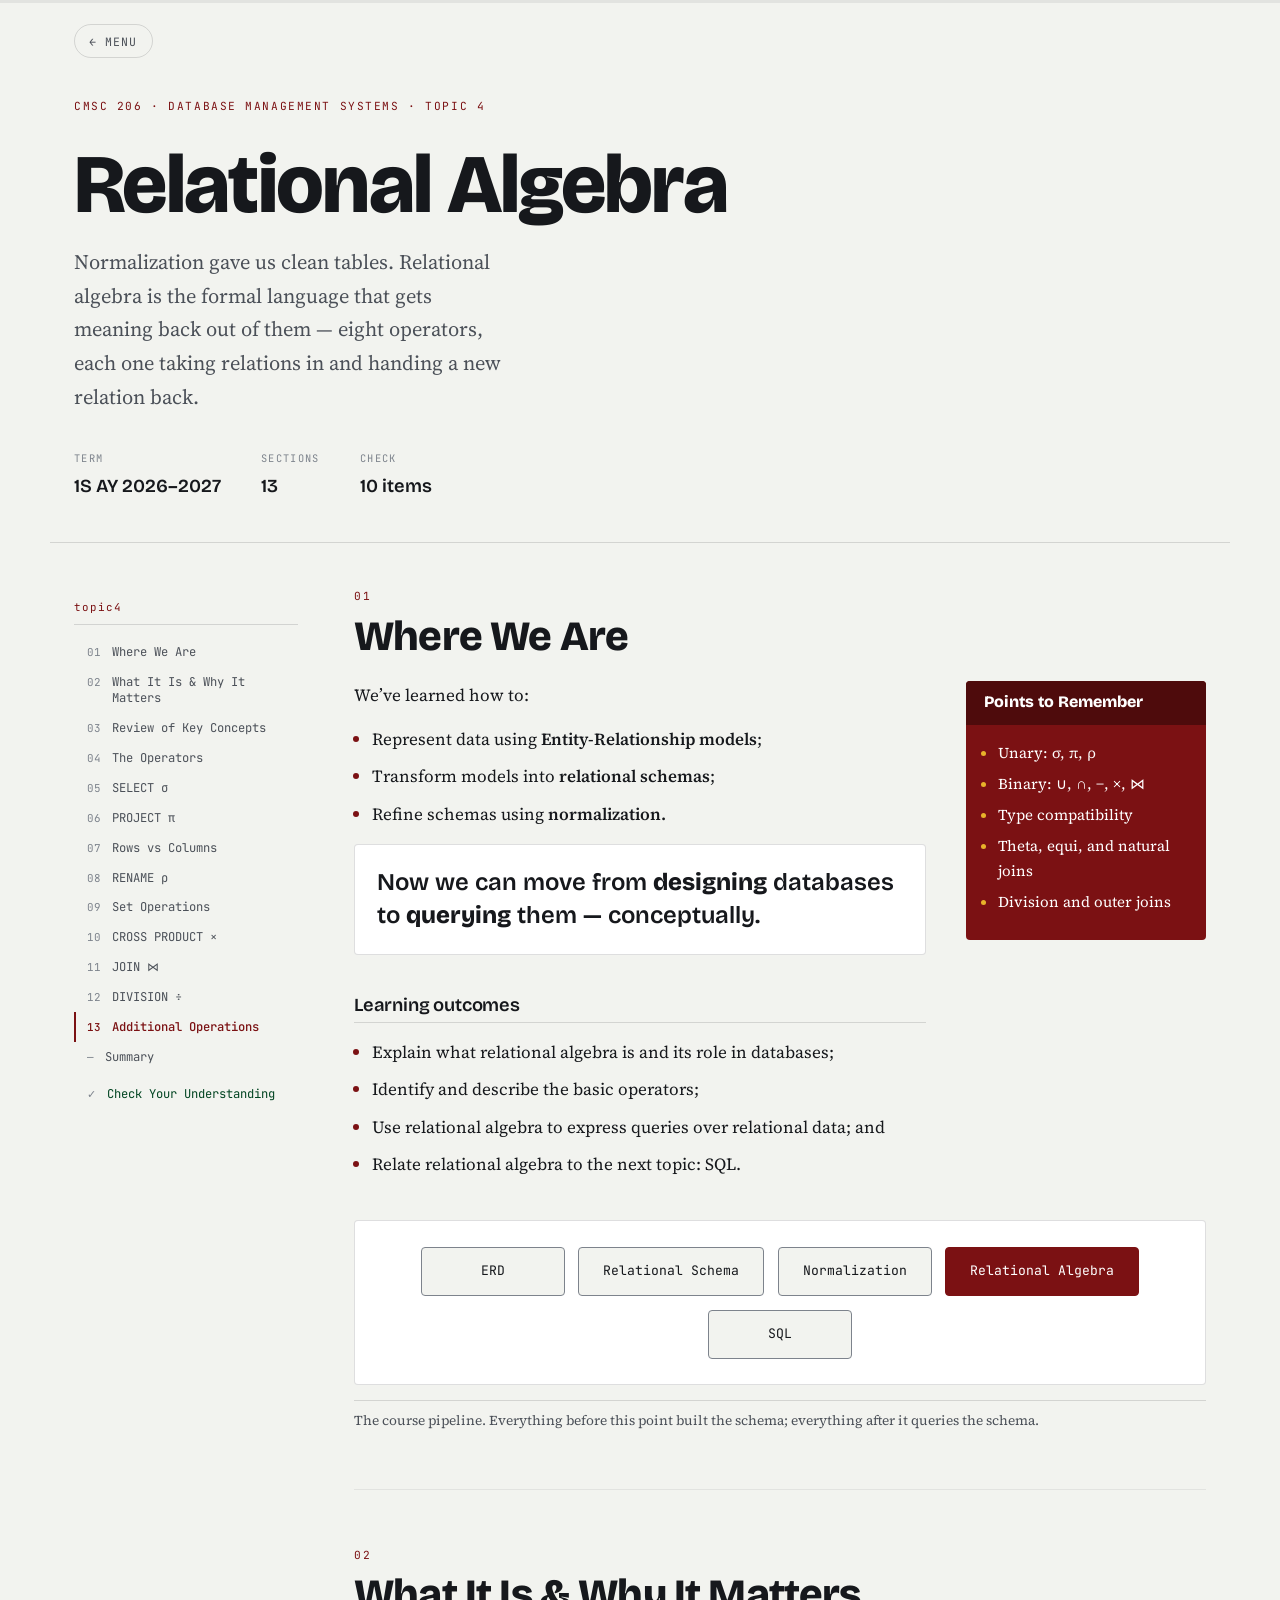
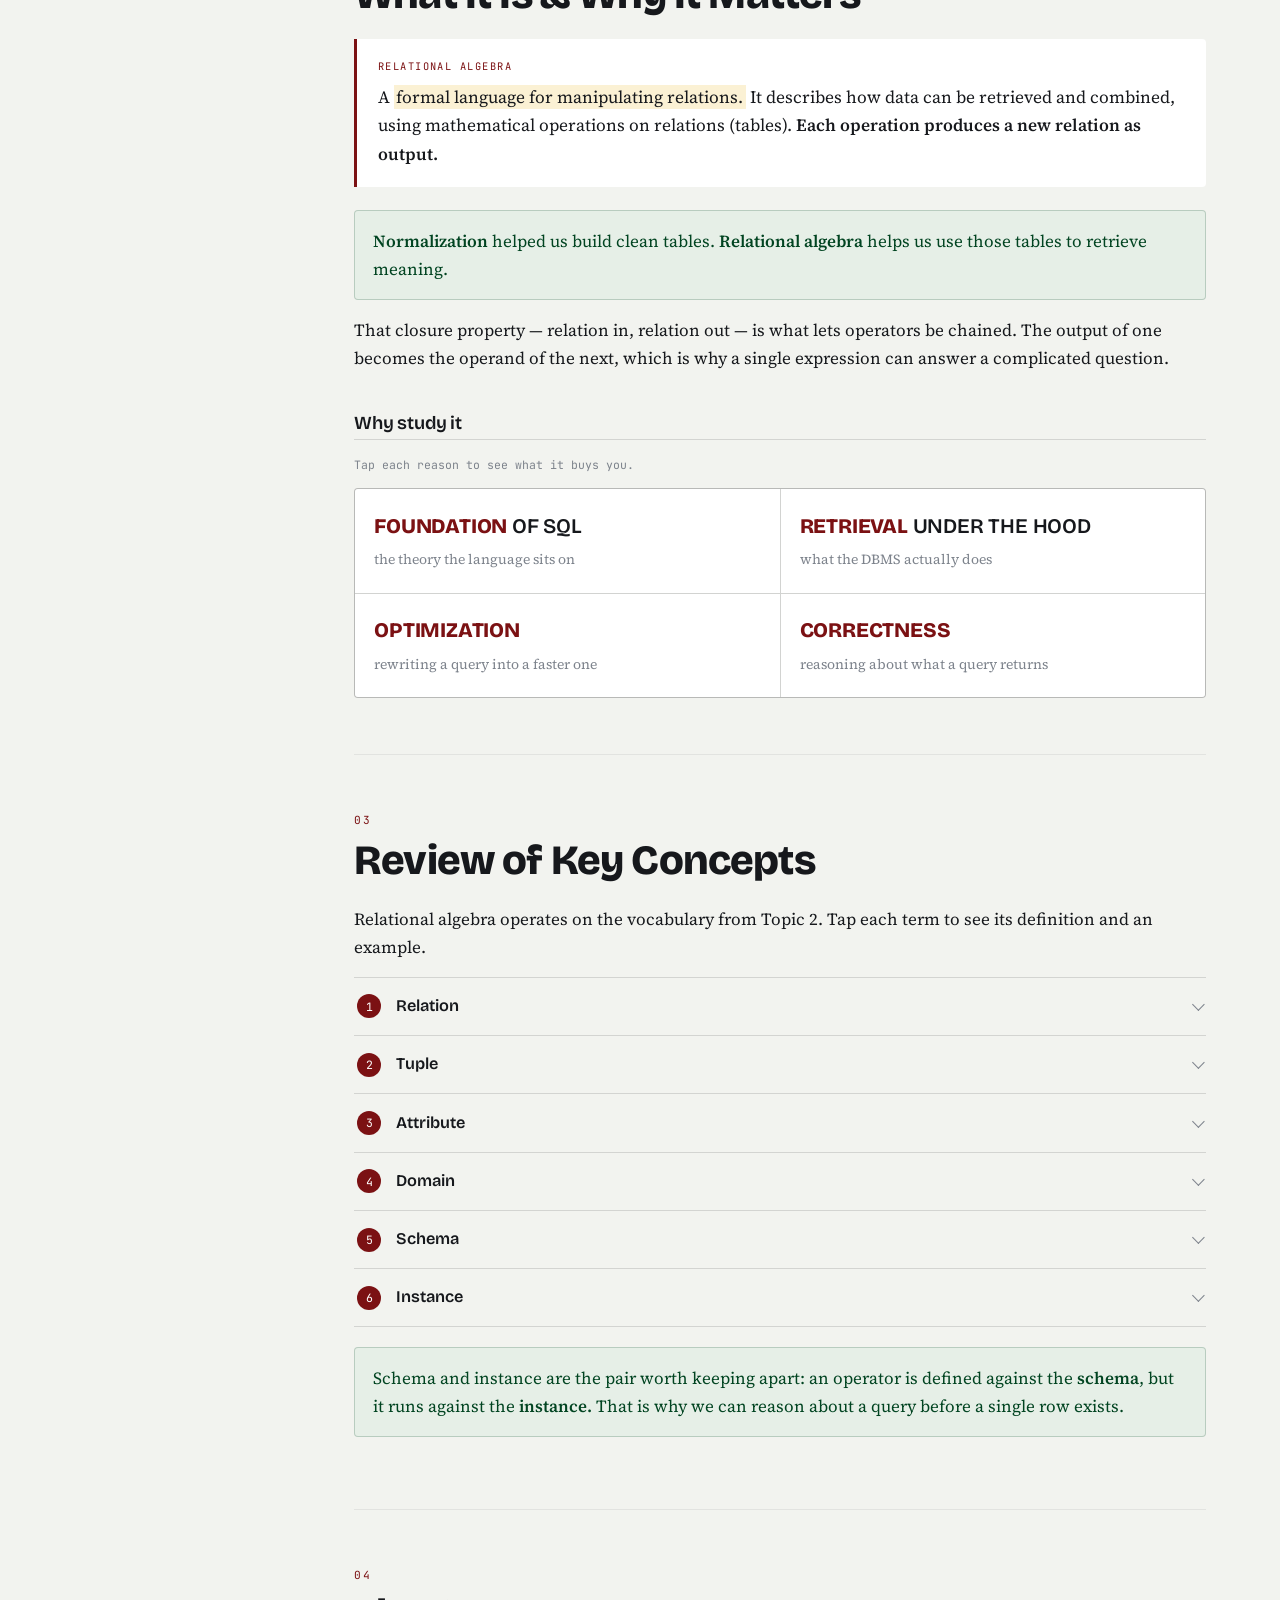
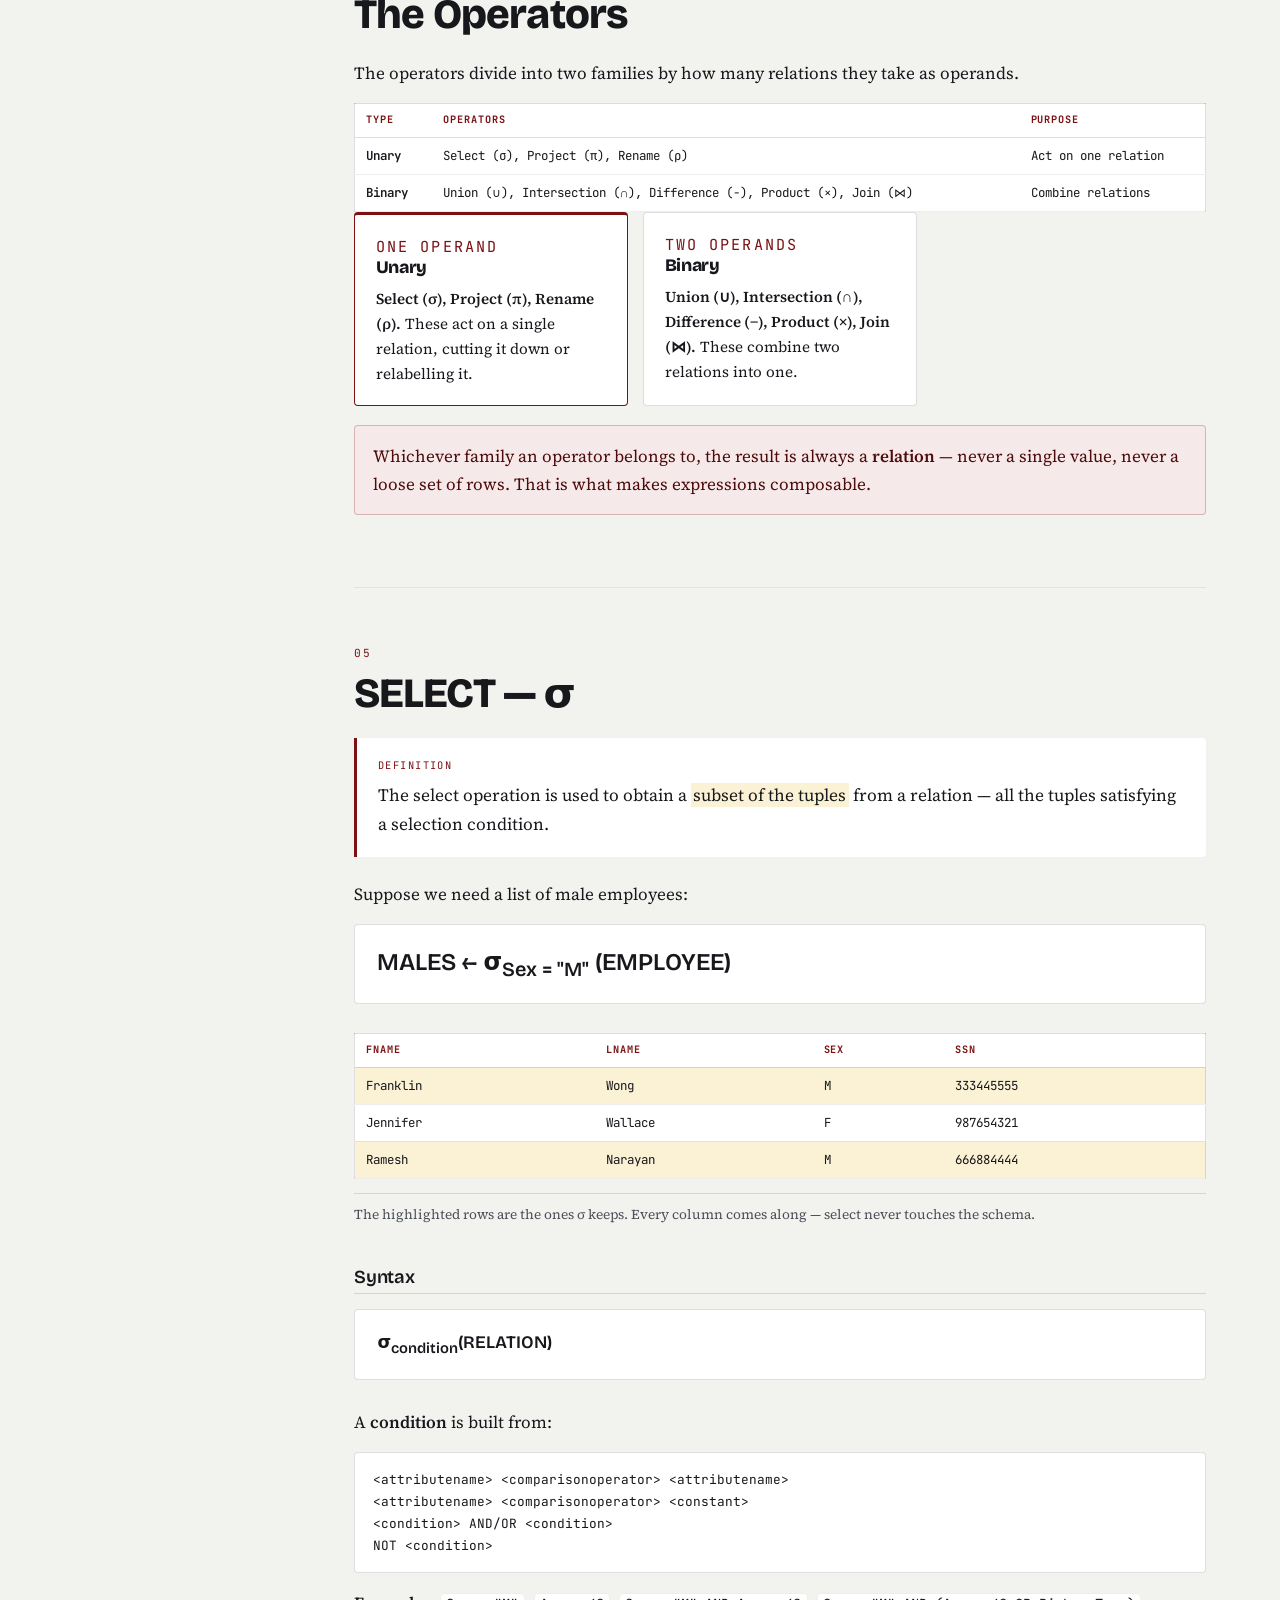
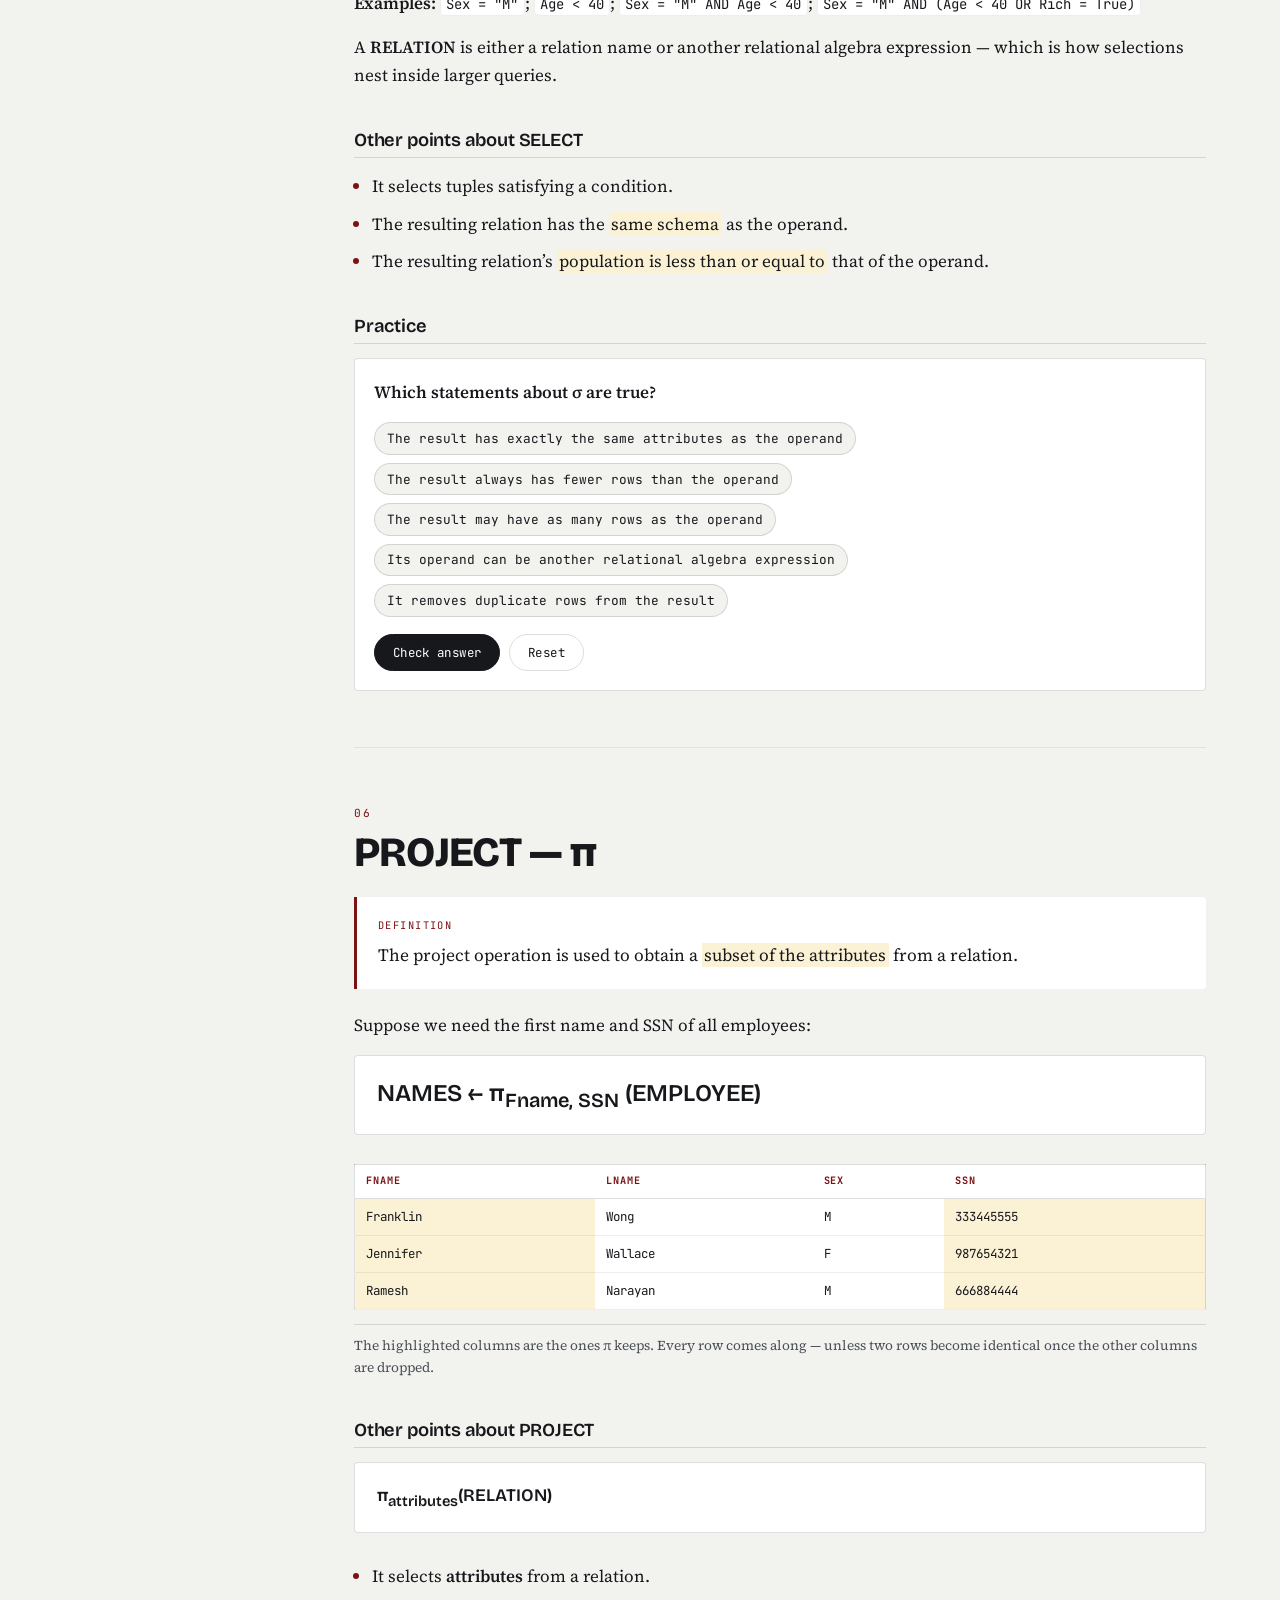
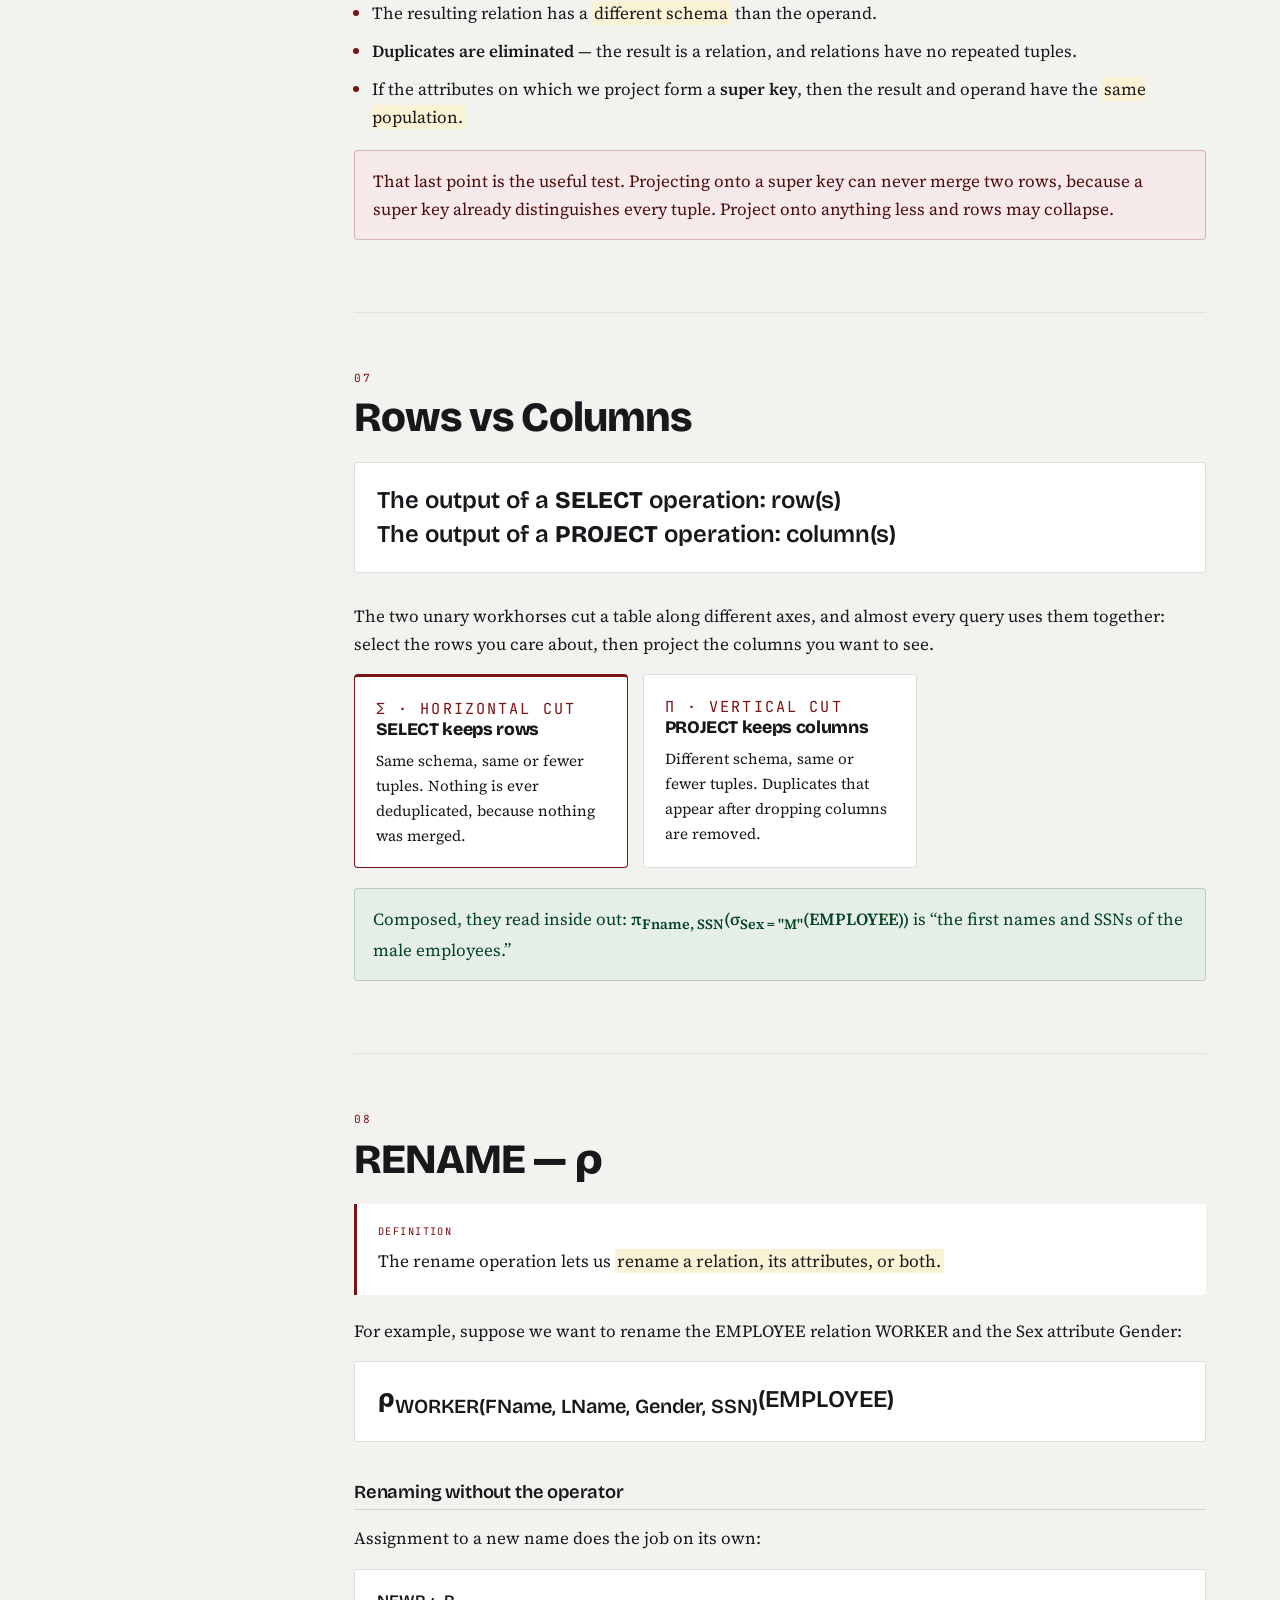
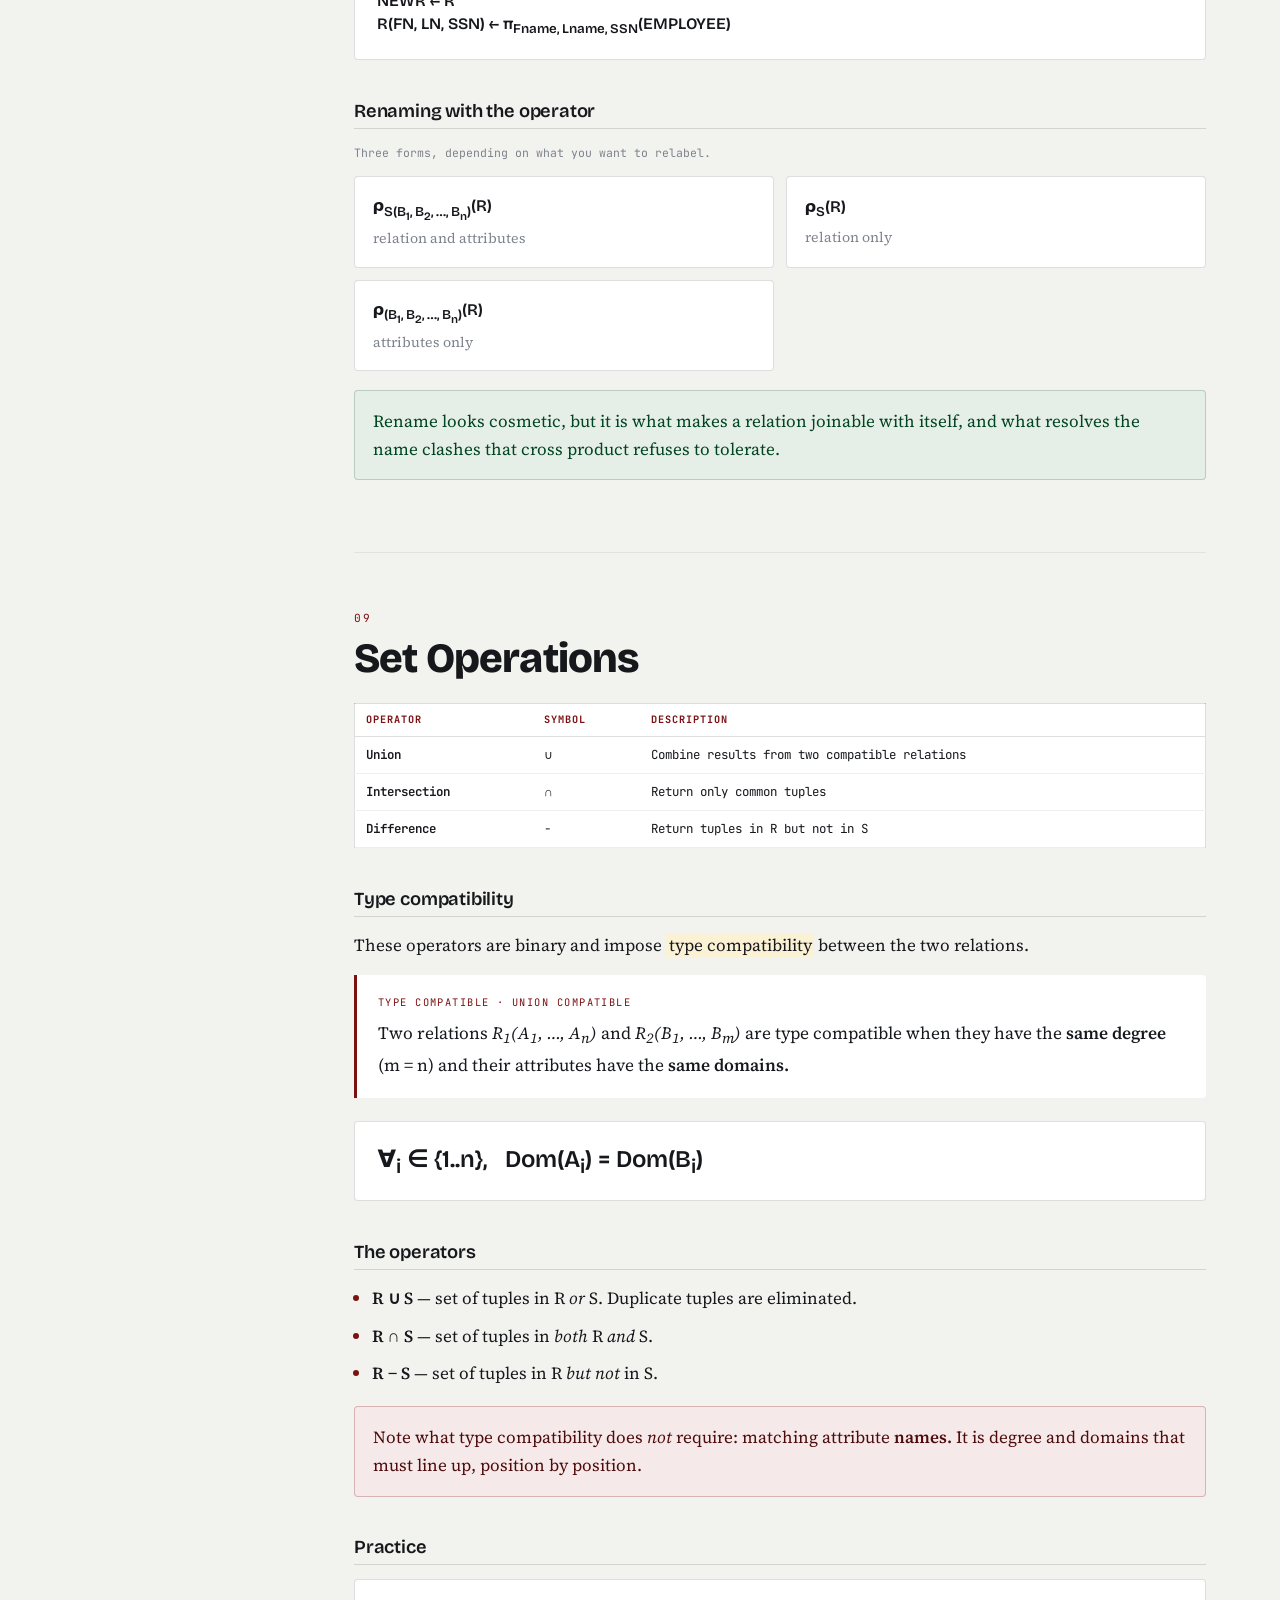
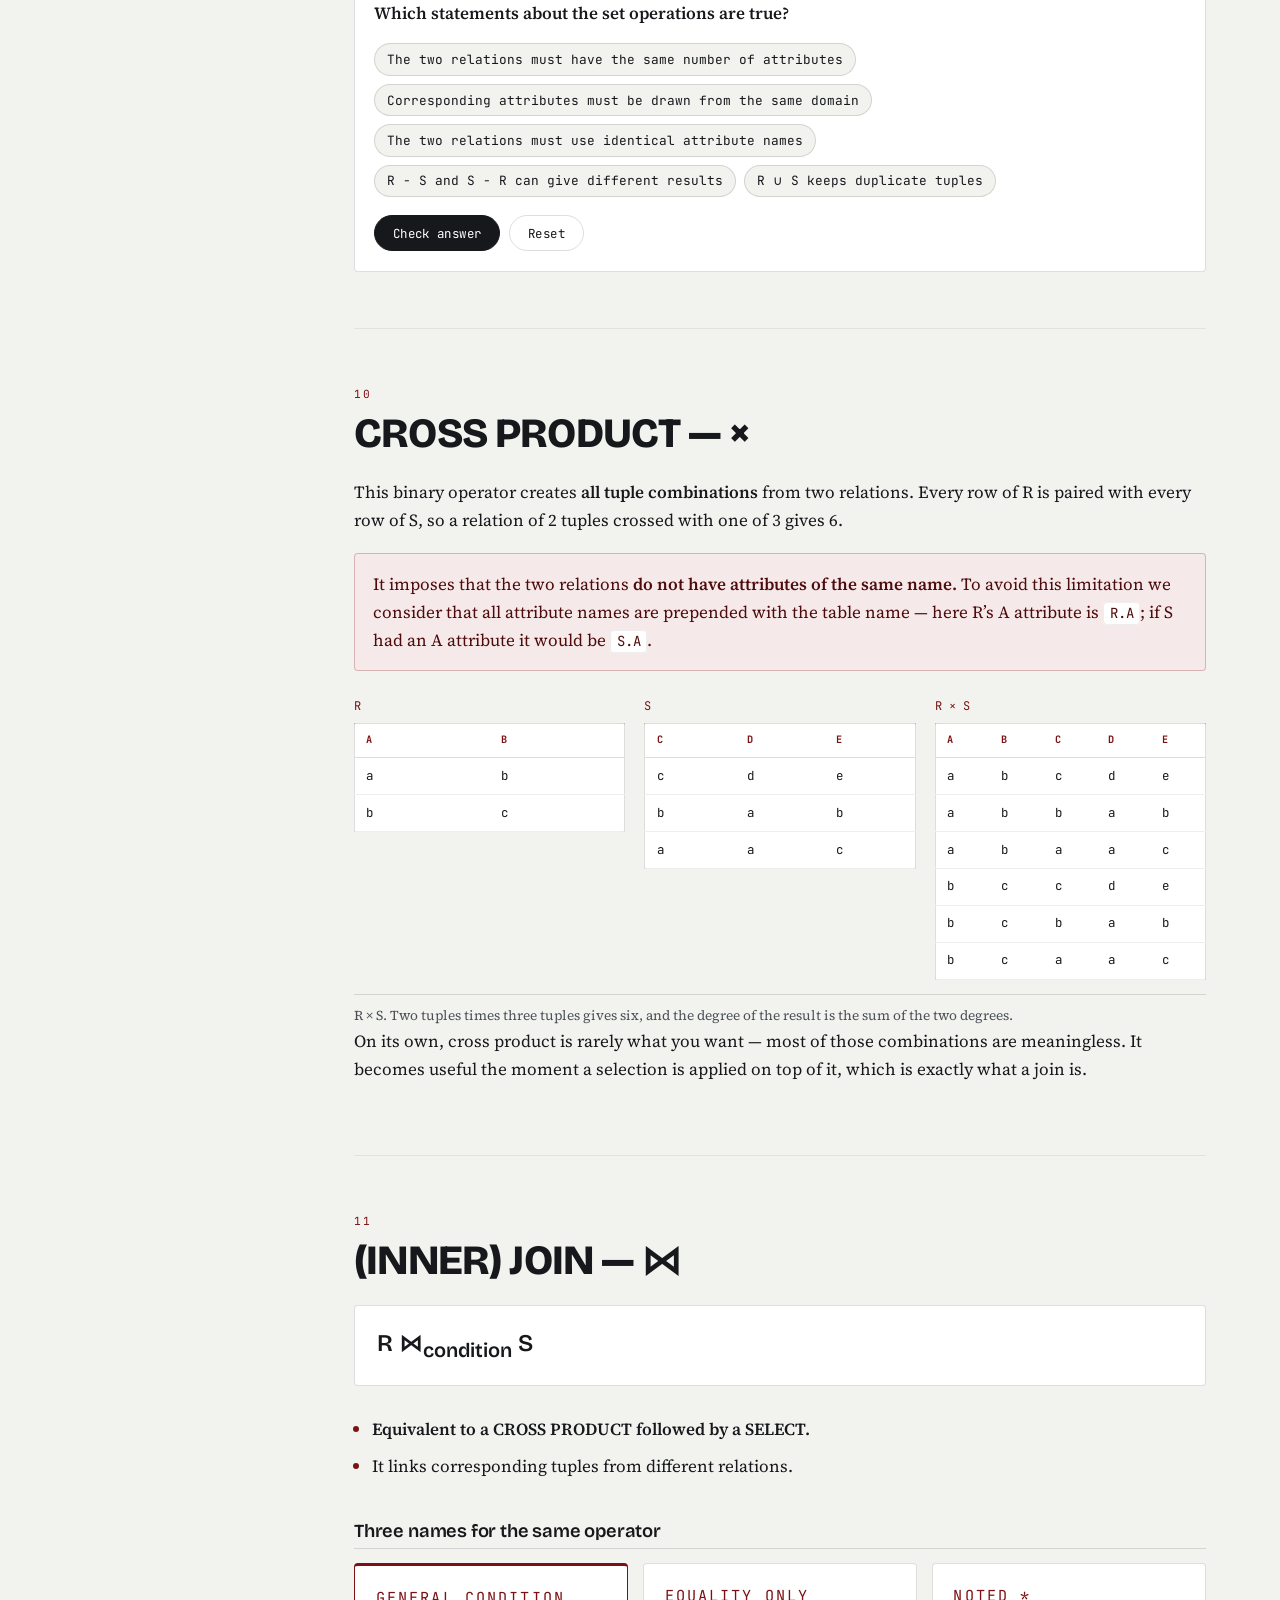
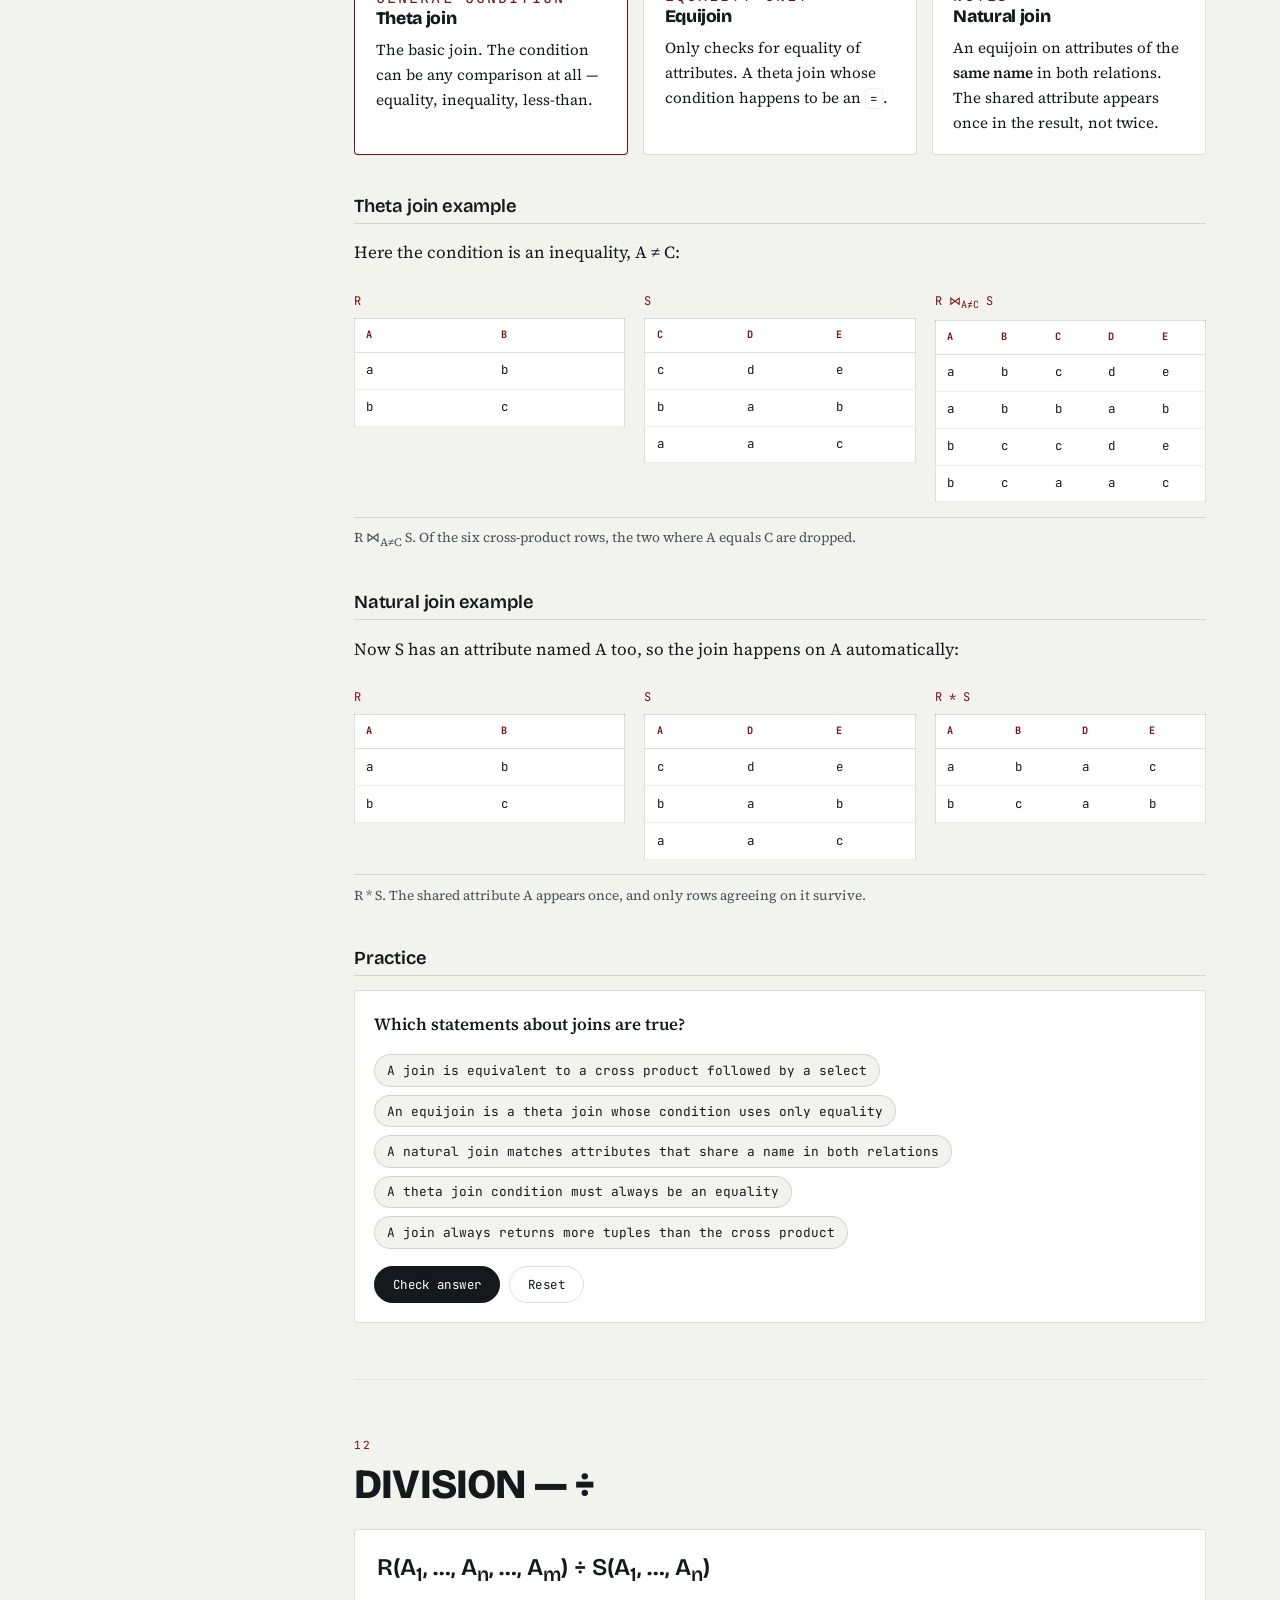
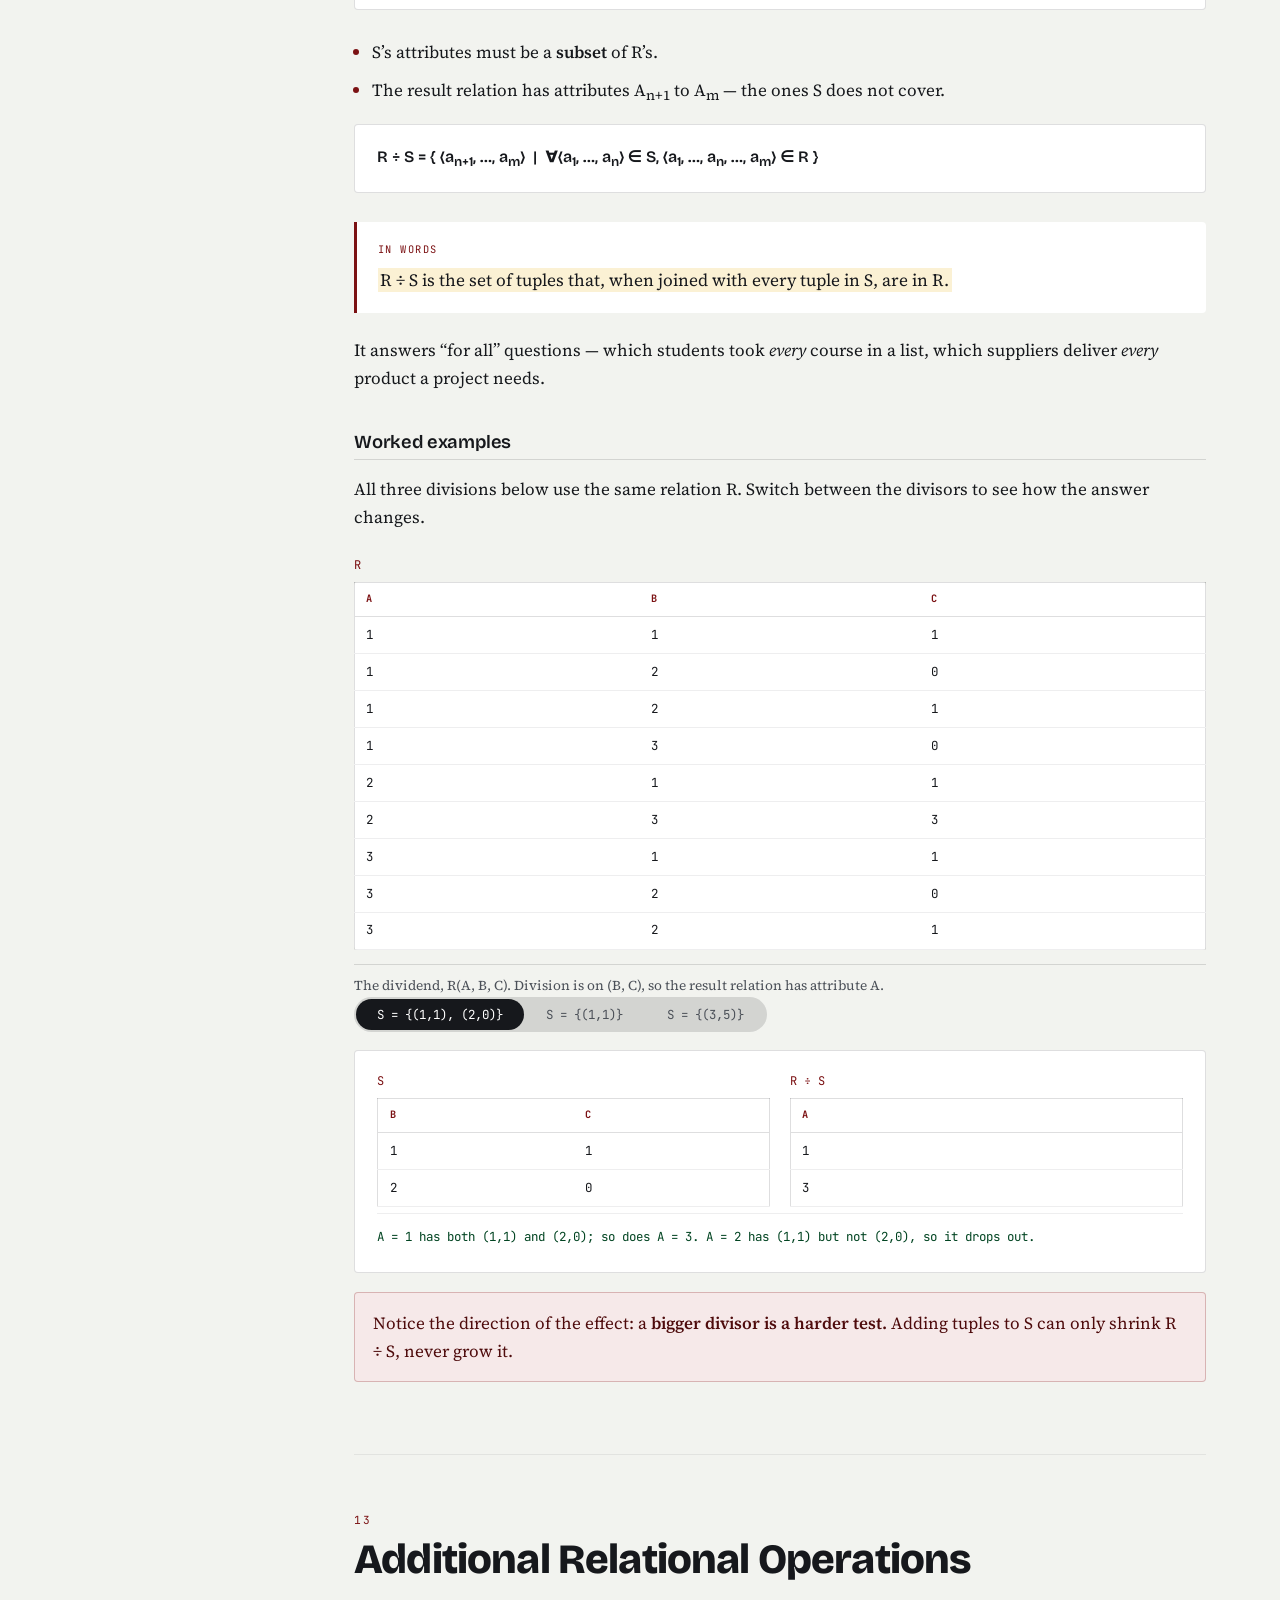
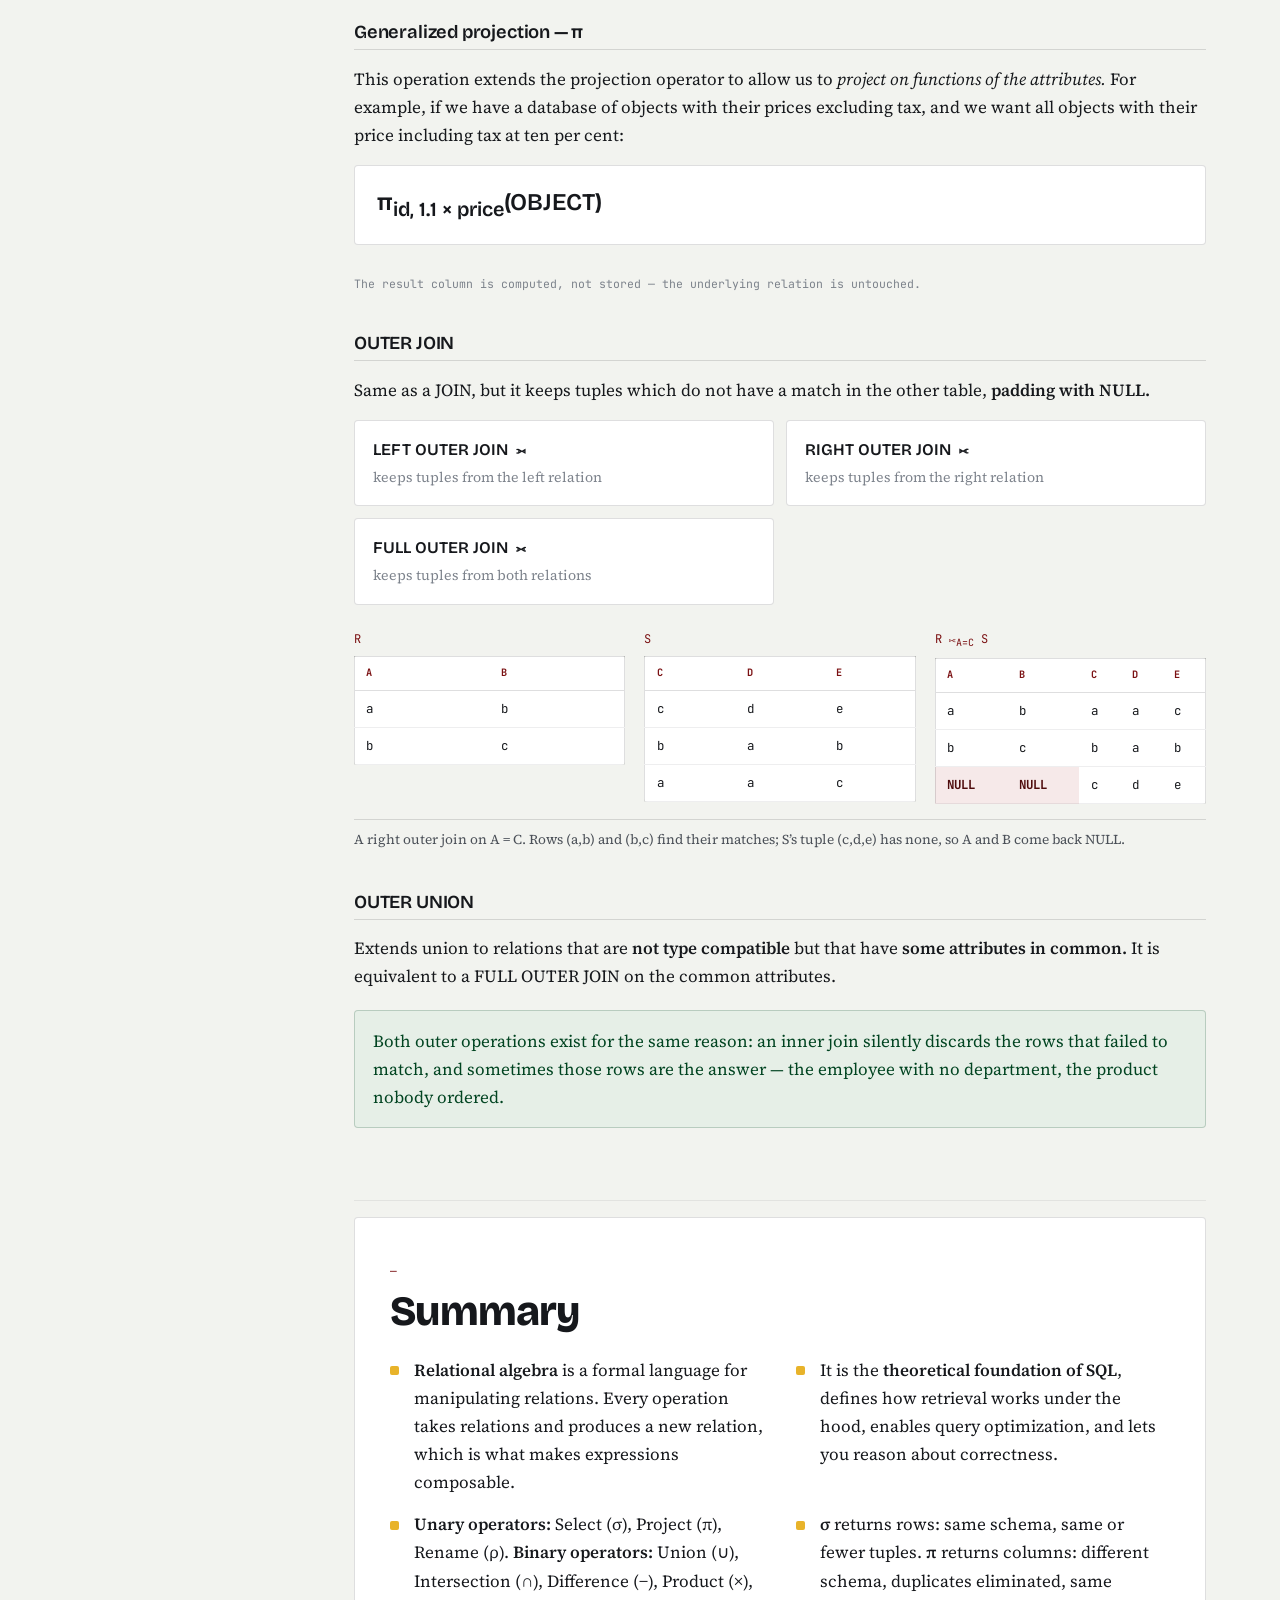
<file: lessons/Topic4.html>
<!DOCTYPE html>
<html lang="en">
<head>
<meta charset="UTF-8">
<meta name="viewport" content="width=device-width, initial-scale=1.0">
<title>Topic 4 &middot; Relational Algebra &middot; CMSC 206</title>
<link rel="preconnect" href="https://fonts.googleapis.com">
<link rel="preconnect" href="https://fonts.gstatic.com" crossorigin>
<link href="https://fonts.googleapis.com/css2?family=Bricolage+Grotesque:opsz,wght@12..96,600;12..96,800&family=JetBrains+Mono:wght@400;500;700&family=Source+Serif+4:opsz,wght@8..60,400;8..60,600;8..60,700&display=swap" rel="stylesheet">
<link rel="stylesheet" href="../assets/style.css">
</head>
<body data-lesson="topic4">

<div class="progress" role="progressbar" aria-label="Lesson progress" aria-valuemin="0" aria-valuemax="100" aria-valuenow="0">
  <div class="progress__bar"></div>
</div>

<div class="topbar">
  <a class="menu-link" href="../index.html"><span aria-hidden="true">&larr;</span> Menu</a>
</div>

<header class="hero">
  <p class="eyebrow">CMSC 206 &middot; Database Management Systems &middot; Topic 4</p>
  <h1>Relational Algebra</h1>
  <p class="hero__lede">Normalization gave us clean tables. Relational algebra is the formal language that gets meaning back out of them &mdash; eight operators, each one taking relations in and handing a new relation back.</p>
  <dl class="hero__meta">
    <div><dt>Term</dt><dd>1S AY 2026&ndash;2027</dd></div>
    <div><dt>Sections</dt><dd>13</dd></div>
    <div><dt>Check</dt><dd>10 items</dd></div>
  </dl>
</header>

<div class="shell">

  <nav class="rail" aria-label="Lesson sections">
    <p class="rail__label">topic4</p>
    <ol class="rail__list">
      <li><a href="#where" class="rail__link"><span>01</span> Where We Are</a></li>
      <li><a href="#what" class="rail__link"><span>02</span> What It Is &amp; Why It Matters</a></li>
      <li><a href="#concepts" class="rail__link"><span>03</span> Review of Key Concepts</a></li>
      <li><a href="#operators" class="rail__link"><span>04</span> The Operators</a></li>
      <li><a href="#select" class="rail__link"><span>05</span> SELECT &sigma;</a></li>
      <li><a href="#project" class="rail__link"><span>06</span> PROJECT &pi;</a></li>
      <li><a href="#rowscols" class="rail__link"><span>07</span> Rows vs Columns</a></li>
      <li><a href="#rename" class="rail__link"><span>08</span> RENAME &rho;</a></li>
      <li><a href="#sets" class="rail__link"><span>09</span> Set Operations</a></li>
      <li><a href="#cross" class="rail__link"><span>10</span> CROSS PRODUCT &times;</a></li>
      <li><a href="#join" class="rail__link"><span>11</span> JOIN &#8904;</a></li>
      <li><a href="#division" class="rail__link"><span>12</span> DIVISION &divide;</a></li>
      <li><a href="#extras" class="rail__link"><span>13</span> Additional Operations</a></li>
      <li><a href="#summary" class="rail__link"><span>&mdash;</span> Summary</a></li>
      <li><a href="#check" class="rail__link rail__link--check"><span>&#10003;</span> Check Your Understanding</a></li>
    </ol>
  </nav>

  <main class="main">

    <!-- ============ 01 WHERE WE ARE ============ -->
    <section id="where" class="section">
      <p class="section__num">01</p>
      <h2>Where We Are</h2>
      <div class="split">
        <div>
          <p>We&rsquo;ve learned how to:</p>
          <ul class="list">
            <li>Represent data using <strong>Entity-Relationship models</strong>;</li>
            <li>Transform models into <strong>relational schemas</strong>;</li>
            <li>Refine schemas using <strong>normalization.</strong></li>
          </ul>
          <p class="equation">Now we can move from <b>designing</b> databases to <b>querying</b> them &mdash; conceptually.</p>

          <h3 class="sub">Learning outcomes</h3>
          <ul class="list">
            <li>Explain what relational algebra is and its role in databases;</li>
            <li>Identify and describe the basic operators;</li>
            <li>Use relational algebra to express queries over relational data; and</li>
            <li>Relate relational algebra to the next topic: SQL.</li>
          </ul>
        </div>
        <aside class="remember">
          <h3>Points to Remember</h3>
          <ul>
            <li>Unary: &sigma;, &pi;, &rho;</li>
            <li>Binary: &cup;, &cap;, &minus;, &times;, &#8904;</li>
            <li>Type compatibility</li>
            <li>Theta, equi, and natural joins</li>
            <li>Division and outer joins</li>
          </ul>
        </aside>
      </div>

      <figure class="figure">
        <div class="stack">
          <div class="stack__views">
            <span class="lvl">ERD</span>
            <span class="lvl">Relational Schema</span>
            <span class="lvl">Normalization</span>
            <span class="lvl" aria-expanded="true">Relational Algebra</span>
            <span class="lvl">SQL</span>
          </div>
        </div>
        <figcaption>The course pipeline. Everything before this point built the schema; everything after it queries the schema.</figcaption>
      </figure>
    </section>

    <!-- ============ 02 WHAT & WHY ============ -->
    <section id="what" class="section">
      <p class="section__num">02</p>
      <h2>What It Is &amp; Why It Matters</h2>
      <div class="definition">
        <p class="definition__tag">Relational algebra</p>
        <p>A <mark>formal language for manipulating relations.</mark> It describes how data can be retrieved and combined, using mathematical operations on relations (tables). <strong>Each operation produces a new relation as output.</strong></p>
      </div>
      <p class="callout callout--note"><strong>Normalization</strong> helped us build clean tables. <strong>Relational algebra</strong> helps us use those tables to retrieve meaning.</p>
      <p>That closure property &mdash; relation in, relation out &mdash; is what lets operators be chained. The output of one becomes the operand of the next, which is why a single expression can answer a complicated question.</p>

      <h3 class="sub">Why study it</h3>
      <p class="hint">Tap each reason to see what it buys you.</p>
      <div class="quad">
        <button class="quad__cell" type="button" data-reveal aria-expanded="false">
          <span class="quad__word"><b>Foundation</b> of SQL</span>
          <span class="quad__short">the theory the language sits on</span>
          <span class="quad__long">Every SELECT statement you will write in the next topic decomposes into the operators on this page. Learning them now means SQL arrives as notation, not as a new idea.</span>
        </button>
        <button class="quad__cell" type="button" data-reveal aria-expanded="false">
          <span class="quad__word"><b>Retrieval</b> under the hood</span>
          <span class="quad__short">what the DBMS actually does</span>
          <span class="quad__long">It defines how data retrieval works beneath the surface &mdash; which tuples are scanned, which are combined, and in what order.</span>
        </button>
        <button class="quad__cell" type="button" data-reveal aria-expanded="false">
          <span class="quad__word"><b>Optimization</b></span>
          <span class="quad__short">rewriting a query into a faster one</span>
          <span class="quad__long">Because the operators obey algebraic laws, the DBMS can rewrite an expression into an equivalent but cheaper one &mdash; pushing a selection before a join, for instance &mdash; and know the answer is unchanged.</span>
        </button>
        <button class="quad__cell" type="button" data-reveal aria-expanded="false">
          <span class="quad__word"><b>Correctness</b></span>
          <span class="quad__short">reasoning about what a query returns</span>
          <span class="quad__long">It gives you a way to argue that a query returns exactly the rows you meant, and to compare two queries for equivalence and efficiency.</span>
        </button>
      </div>
    </section>

    <!-- ============ 03 REVIEW OF KEY CONCEPTS ============ -->
    <section id="concepts" class="section">
      <p class="section__num">03</p>
      <h2>Review of Key Concepts</h2>
      <p>Relational algebra operates on the vocabulary from Topic 2. Tap each term to see its definition and an example.</p>
      <div class="accordion">
        <div class="acc">
          <button class="acc__head" type="button" aria-expanded="false">
            <span class="acc__n">1</span><span class="acc__title">Relation</span><span class="acc__chev" aria-hidden="true"></span>
          </button>
          <div class="acc__body"><p>A table that represents a set of data about a single entity type or relationship. It has a name and a set of attributes (columns). <em>Example:</em> <code>Student(student_id, name, email)</code></p></div>
        </div>
        <div class="acc">
          <button class="acc__head" type="button" aria-expanded="false">
            <span class="acc__n">2</span><span class="acc__title">Tuple</span><span class="acc__chev" aria-hidden="true"></span>
          </button>
          <div class="acc__body"><p>A row in a relation; represents one instance or record. Each tuple is unique within a relation. <em>Example:</em> <code>(2023001, "Ria Borromeo", "rhborromeo@up.edu.ph")</code></p></div>
        </div>
        <div class="acc">
          <button class="acc__head" type="button" aria-expanded="false">
            <span class="acc__n">3</span><span class="acc__title">Attribute</span><span class="acc__chev" aria-hidden="true"></span>
          </button>
          <div class="acc__body"><p>A column in a relation; describes one property of the entity. Each attribute has a name and a defined domain, the set of valid values. <em>Example:</em> <code>student_id</code>, <code>name</code>, <code>email</code></p></div>
        </div>
        <div class="acc">
          <button class="acc__head" type="button" aria-expanded="false">
            <span class="acc__n">4</span><span class="acc__title">Domain</span><span class="acc__chev" aria-hidden="true"></span>
          </button>
          <div class="acc__body"><p>The set of allowed values for an attribute. <em>Example:</em> for <code>grade</code>, the domain could be {1.00, 1.25, 1.50, 1.75, 2.00, &hellip;, 3.00, 5.00}</p></div>
        </div>
        <div class="acc">
          <button class="acc__head" type="button" aria-expanded="false">
            <span class="acc__n">5</span><span class="acc__title">Schema</span><span class="acc__chev" aria-hidden="true"></span>
          </button>
          <div class="acc__body"><p>The structure or definition of a relation &mdash; its name and attributes. <em>Example:</em> <code>Student(student_id, name, email)</code></p></div>
        </div>
        <div class="acc">
          <button class="acc__head" type="button" aria-expanded="false">
            <span class="acc__n">6</span><span class="acc__title">Instance</span><span class="acc__chev" aria-hidden="true"></span>
          </button>
          <div class="acc__body"><p>The actual data &mdash; the set of tuples in a relation at a given time. <em>Example:</em> the rows currently stored in <code>Student</code>.</p></div>
        </div>
      </div>
      <p class="callout callout--note">Schema and instance are the pair worth keeping apart: an operator is defined against the <strong>schema</strong>, but it runs against the <strong>instance.</strong> That is why we can reason about a query before a single row exists.</p>
    </section>

    <!-- ============ 04 THE OPERATORS ============ -->
    <section id="operators" class="section">
      <p class="section__num">04</p>
      <h2>The Operators</h2>
      <p>The operators divide into two families by how many relations they take as operands.</p>
      <div style="overflow-x:auto;">
<table style="width:100%; border-collapse:collapse; background:var(--card); border:1px solid var(--rule); border-radius:var(--r);">
<thead><tr>
<th style="text-align:left; padding:.5rem .7rem; border-bottom:1px solid var(--rule); font-family:var(--mono); font-size:.64rem; letter-spacing:.09em; text-transform:uppercase; color:var(--maroon); white-space:nowrap;">Type</th>
<th style="text-align:left; padding:.5rem .7rem; border-bottom:1px solid var(--rule); font-family:var(--mono); font-size:.64rem; letter-spacing:.09em; text-transform:uppercase; color:var(--maroon); white-space:nowrap;">Operators</th>
<th style="text-align:left; padding:.5rem .7rem; border-bottom:1px solid var(--rule); font-family:var(--mono); font-size:.64rem; letter-spacing:.09em; text-transform:uppercase; color:var(--maroon); white-space:nowrap;">Purpose</th>
</tr></thead><tbody>
<tr>
<td style="padding:.48rem .7rem; border-bottom:1px solid var(--rule-soft); font-family:var(--mono); font-size:.78rem; white-space:nowrap;"><b>Unary</b></td>
<td style="padding:.48rem .7rem; border-bottom:1px solid var(--rule-soft); font-family:var(--mono); font-size:.78rem; white-space:nowrap;">Select (&sigma;), Project (&pi;), Rename (&rho;)</td>
<td style="padding:.48rem .7rem; border-bottom:1px solid var(--rule-soft); font-family:var(--mono); font-size:.78rem; white-space:nowrap;">Act on one relation</td>
</tr>
<tr>
<td style="padding:.48rem .7rem; border-bottom:1px solid var(--rule-soft); font-family:var(--mono); font-size:.78rem; white-space:nowrap;"><b>Binary</b></td>
<td style="padding:.48rem .7rem; border-bottom:1px solid var(--rule-soft); font-family:var(--mono); font-size:.78rem; white-space:nowrap;">Union (&cup;), Intersection (&cap;), Difference (&minus;), Product (&times;), Join (&#8904;)</td>
<td style="padding:.48rem .7rem; border-bottom:1px solid var(--rule-soft); font-family:var(--mono); font-size:.78rem; white-space:nowrap;">Combine relations</td>
</tr>
</tbody></table></div>
      <div class="types">
        <article class="type type--focus">
          <p class="type__tag">one operand</p>
          <h3>Unary</h3>
          <p><strong>Select (&sigma;), Project (&pi;), Rename (&rho;).</strong> These act on a single relation, cutting it down or relabelling it.</p>
        </article>
        <article class="type">
          <p class="type__tag">two operands</p>
          <h3>Binary</h3>
          <p><strong>Union (&cup;), Intersection (&cap;), Difference (&minus;), Product (&times;), Join (&#8904;).</strong> These combine two relations into one.</p>
        </article>
      </div>
      <p class="callout callout--warn">Whichever family an operator belongs to, the result is always a <strong>relation</strong> &mdash; never a single value, never a loose set of rows. That is what makes expressions composable.</p>
    </section>

    <!-- ============ 05 SELECT ============ -->
    <section id="select" class="section">
      <p class="section__num">05</p>
      <h2>SELECT &mdash; &sigma;</h2>
      <div class="definition">
        <p class="definition__tag">Definition</p>
        <p>The select operation is used to obtain a <mark>subset of the tuples</mark> from a relation &mdash; all the tuples satisfying a selection condition.</p>
      </div>
      <p>Suppose we need a list of male employees:</p>
      <p class="equation">MALES &larr; &sigma;<sub>Sex = "M"</sub> (EMPLOYEE)</p>
      <figure class="figure">
        <div style="overflow-x:auto;">
<table style="width:100%; border-collapse:collapse; background:var(--card); border:1px solid var(--rule); border-radius:var(--r);">
<thead><tr>
<th style="text-align:left; padding:.5rem .7rem; border-bottom:1px solid var(--rule); font-family:var(--mono); font-size:.64rem; letter-spacing:.09em; text-transform:uppercase; color:var(--maroon); white-space:nowrap;">Fname</th>
<th style="text-align:left; padding:.5rem .7rem; border-bottom:1px solid var(--rule); font-family:var(--mono); font-size:.64rem; letter-spacing:.09em; text-transform:uppercase; color:var(--maroon); white-space:nowrap;">Lname</th>
<th style="text-align:left; padding:.5rem .7rem; border-bottom:1px solid var(--rule); font-family:var(--mono); font-size:.64rem; letter-spacing:.09em; text-transform:uppercase; color:var(--maroon); white-space:nowrap;">Sex</th>
<th style="text-align:left; padding:.5rem .7rem; border-bottom:1px solid var(--rule); font-family:var(--mono); font-size:.64rem; letter-spacing:.09em; text-transform:uppercase; color:var(--maroon); white-space:nowrap;">SSN</th>
</tr></thead><tbody>
<tr>
<td style="padding:.48rem .7rem; border-bottom:1px solid var(--rule-soft); font-family:var(--mono); font-size:.78rem; white-space:nowrap; background:var(--gold-tint);">Franklin</td>
<td style="padding:.48rem .7rem; border-bottom:1px solid var(--rule-soft); font-family:var(--mono); font-size:.78rem; white-space:nowrap; background:var(--gold-tint);">Wong</td>
<td style="padding:.48rem .7rem; border-bottom:1px solid var(--rule-soft); font-family:var(--mono); font-size:.78rem; white-space:nowrap; background:var(--gold-tint);">M</td>
<td style="padding:.48rem .7rem; border-bottom:1px solid var(--rule-soft); font-family:var(--mono); font-size:.78rem; white-space:nowrap; background:var(--gold-tint);">333445555</td>
</tr>
<tr>
<td style="padding:.48rem .7rem; border-bottom:1px solid var(--rule-soft); font-family:var(--mono); font-size:.78rem; white-space:nowrap;">Jennifer</td>
<td style="padding:.48rem .7rem; border-bottom:1px solid var(--rule-soft); font-family:var(--mono); font-size:.78rem; white-space:nowrap;">Wallace</td>
<td style="padding:.48rem .7rem; border-bottom:1px solid var(--rule-soft); font-family:var(--mono); font-size:.78rem; white-space:nowrap;">F</td>
<td style="padding:.48rem .7rem; border-bottom:1px solid var(--rule-soft); font-family:var(--mono); font-size:.78rem; white-space:nowrap;">987654321</td>
</tr>
<tr>
<td style="padding:.48rem .7rem; border-bottom:1px solid var(--rule-soft); font-family:var(--mono); font-size:.78rem; white-space:nowrap; background:var(--gold-tint);">Ramesh</td>
<td style="padding:.48rem .7rem; border-bottom:1px solid var(--rule-soft); font-family:var(--mono); font-size:.78rem; white-space:nowrap; background:var(--gold-tint);">Narayan</td>
<td style="padding:.48rem .7rem; border-bottom:1px solid var(--rule-soft); font-family:var(--mono); font-size:.78rem; white-space:nowrap; background:var(--gold-tint);">M</td>
<td style="padding:.48rem .7rem; border-bottom:1px solid var(--rule-soft); font-family:var(--mono); font-size:.78rem; white-space:nowrap; background:var(--gold-tint);">666884444</td>
</tr>
</tbody></table></div>
        <figcaption>The highlighted rows are the ones &sigma; keeps. Every column comes along &mdash; select never touches the schema.</figcaption>
      </figure>

      <h3 class="sub">Syntax</h3>
      <p class="equation" style="font-size:1.1rem;">&sigma;<sub>condition</sub>(RELATION)</p>
      <p>A <strong>condition</strong> is built from:</p>
      <pre style="font-family:var(--mono); font-size:.8rem; line-height:1.7; background:var(--card); border:1px solid var(--rule); border-radius:var(--r); padding:1rem 1.1rem; margin:0 0 1rem; overflow-x:auto;">&lt;attributename&gt; &lt;comparisonoperator&gt; &lt;attributename&gt;
&lt;attributename&gt; &lt;comparisonoperator&gt; &lt;constant&gt;
&lt;condition&gt; AND/OR &lt;condition&gt;
NOT &lt;condition&gt;</pre>
      <p><strong>Examples:</strong> <code>Sex = "M"</code>; <code>Age &lt; 40</code>; <code>Sex = "M" AND Age &lt; 40</code>; <code>Sex = "M" AND (Age &lt; 40 OR Rich = True)</code></p>
      <p>A <strong>RELATION</strong> is either a relation name or another relational algebra expression &mdash; which is how selections nest inside larger queries.</p>

      <h3 class="sub">Other points about SELECT</h3>
      <ul class="list">
        <li>It selects tuples satisfying a condition.</li>
        <li>The resulting relation has the <mark>same schema</mark> as the operand.</li>
        <li>The resulting relation&rsquo;s <mark>population is less than or equal to</mark> that of the operand.</li>
      </ul>

      <h3 class="sub">Practice</h3>
      <div class="activity" data-activity="pick"
           data-ok="Correct. Select keeps the schema intact and can only ever return the same number of rows or fewer."
           data-no="Not quite. Select works on rows only: same columns, same or fewer rows.">
        <p class="activity__prompt">Which statements about <strong>&sigma;</strong> are true?</p>
        <div class="chips">
          <button class="chip" type="button" data-correct="true">The result has exactly the same attributes as the operand</button>
          <button class="chip" type="button">The result always has fewer rows than the operand</button>
          <button class="chip" type="button" data-correct="true">The result may have as many rows as the operand</button>
          <button class="chip" type="button" data-correct="true">Its operand can be another relational algebra expression</button>
          <button class="chip" type="button">It removes duplicate rows from the result</button>
        </div>
        <div class="activity__foot">
          <button class="btn" type="button" data-pick-check>Check answer</button>
          <button class="btn btn--ghost" type="button" data-pick-reset>Reset</button>
          <p class="activity__verdict" role="status"></p>
        </div>
      </div>
    </section>

    <!-- ============ 06 PROJECT ============ -->
    <section id="project" class="section">
      <p class="section__num">06</p>
      <h2>PROJECT &mdash; &pi;</h2>
      <div class="definition">
        <p class="definition__tag">Definition</p>
        <p>The project operation is used to obtain a <mark>subset of the attributes</mark> from a relation.</p>
      </div>
      <p>Suppose we need the first name and SSN of all employees:</p>
      <p class="equation">NAMES &larr; &pi;<sub>Fname, SSN</sub> (EMPLOYEE)</p>
      <figure class="figure">
        <div style="overflow-x:auto;">
<table style="width:100%; border-collapse:collapse; background:var(--card); border:1px solid var(--rule); border-radius:var(--r);">
<thead><tr>
<th style="text-align:left; padding:.5rem .7rem; border-bottom:1px solid var(--rule); font-family:var(--mono); font-size:.64rem; letter-spacing:.09em; text-transform:uppercase; color:var(--maroon); white-space:nowrap;">Fname</th>
<th style="text-align:left; padding:.5rem .7rem; border-bottom:1px solid var(--rule); font-family:var(--mono); font-size:.64rem; letter-spacing:.09em; text-transform:uppercase; color:var(--maroon); white-space:nowrap;">Lname</th>
<th style="text-align:left; padding:.5rem .7rem; border-bottom:1px solid var(--rule); font-family:var(--mono); font-size:.64rem; letter-spacing:.09em; text-transform:uppercase; color:var(--maroon); white-space:nowrap;">Sex</th>
<th style="text-align:left; padding:.5rem .7rem; border-bottom:1px solid var(--rule); font-family:var(--mono); font-size:.64rem; letter-spacing:.09em; text-transform:uppercase; color:var(--maroon); white-space:nowrap;">SSN</th>
</tr></thead><tbody>
<tr>
<td style="padding:.48rem .7rem; border-bottom:1px solid var(--rule-soft); font-family:var(--mono); font-size:.78rem; white-space:nowrap; background:var(--gold-tint);">Franklin</td>
<td style="padding:.48rem .7rem; border-bottom:1px solid var(--rule-soft); font-family:var(--mono); font-size:.78rem; white-space:nowrap;">Wong</td>
<td style="padding:.48rem .7rem; border-bottom:1px solid var(--rule-soft); font-family:var(--mono); font-size:.78rem; white-space:nowrap;">M</td>
<td style="padding:.48rem .7rem; border-bottom:1px solid var(--rule-soft); font-family:var(--mono); font-size:.78rem; white-space:nowrap; background:var(--gold-tint);">333445555</td>
</tr>
<tr>
<td style="padding:.48rem .7rem; border-bottom:1px solid var(--rule-soft); font-family:var(--mono); font-size:.78rem; white-space:nowrap; background:var(--gold-tint);">Jennifer</td>
<td style="padding:.48rem .7rem; border-bottom:1px solid var(--rule-soft); font-family:var(--mono); font-size:.78rem; white-space:nowrap;">Wallace</td>
<td style="padding:.48rem .7rem; border-bottom:1px solid var(--rule-soft); font-family:var(--mono); font-size:.78rem; white-space:nowrap;">F</td>
<td style="padding:.48rem .7rem; border-bottom:1px solid var(--rule-soft); font-family:var(--mono); font-size:.78rem; white-space:nowrap; background:var(--gold-tint);">987654321</td>
</tr>
<tr>
<td style="padding:.48rem .7rem; border-bottom:1px solid var(--rule-soft); font-family:var(--mono); font-size:.78rem; white-space:nowrap; background:var(--gold-tint);">Ramesh</td>
<td style="padding:.48rem .7rem; border-bottom:1px solid var(--rule-soft); font-family:var(--mono); font-size:.78rem; white-space:nowrap;">Narayan</td>
<td style="padding:.48rem .7rem; border-bottom:1px solid var(--rule-soft); font-family:var(--mono); font-size:.78rem; white-space:nowrap;">M</td>
<td style="padding:.48rem .7rem; border-bottom:1px solid var(--rule-soft); font-family:var(--mono); font-size:.78rem; white-space:nowrap; background:var(--gold-tint);">666884444</td>
</tr>
</tbody></table></div>
        <figcaption>The highlighted columns are the ones &pi; keeps. Every row comes along &mdash; unless two rows become identical once the other columns are dropped.</figcaption>
      </figure>

      <h3 class="sub">Other points about PROJECT</h3>
      <p class="equation" style="font-size:1.1rem;">&pi;<sub>attributes</sub>(RELATION)</p>
      <ul class="list">
        <li>It selects <strong>attributes</strong> from a relation.</li>
        <li>The resulting relation has a <mark>different schema</mark> than the operand.</li>
        <li><strong>Duplicates are eliminated</strong> &mdash; the result is a relation, and relations have no repeated tuples.</li>
        <li>If the attributes on which we project form a <strong>super key</strong>, then the result and operand have the <mark>same population.</mark></li>
      </ul>
      <p class="callout callout--warn">That last point is the useful test. Projecting onto a super key can never merge two rows, because a super key already distinguishes every tuple. Project onto anything less and rows may collapse.</p>
    </section>

    <!-- ============ 07 ROWS VS COLUMNS ============ -->
    <section id="rowscols" class="section">
      <p class="section__num">07</p>
      <h2>Rows vs Columns</h2>
      <p class="equation">The output of a <b>SELECT</b> operation: row(s)<br>The output of a <b>PROJECT</b> operation: column(s)</p>
      <p>The two unary workhorses cut a table along different axes, and almost every query uses them together: select the rows you care about, then project the columns you want to see.</p>
      <div class="types">
        <article class="type type--focus">
          <p class="type__tag">&sigma; &middot; horizontal cut</p>
          <h3>SELECT keeps rows</h3>
          <p>Same schema, same or fewer tuples. Nothing is ever deduplicated, because nothing was merged.</p>
        </article>
        <article class="type">
          <p class="type__tag">&pi; &middot; vertical cut</p>
          <h3>PROJECT keeps columns</h3>
          <p>Different schema, same or fewer tuples. Duplicates that appear after dropping columns are removed.</p>
        </article>
      </div>
      <p class="callout callout--note">Composed, they read inside out: <strong>&pi;<sub>Fname, SSN</sub>(&sigma;<sub>Sex = "M"</sub>(EMPLOYEE))</strong> is &ldquo;the first names and SSNs of the male employees.&rdquo;</p>
    </section>

    <!-- ============ 08 RENAME ============ -->
    <section id="rename" class="section">
      <p class="section__num">08</p>
      <h2>RENAME &mdash; &rho;</h2>
      <div class="definition">
        <p class="definition__tag">Definition</p>
        <p>The rename operation lets us <mark>rename a relation, its attributes, or both.</mark></p>
      </div>
      <p>For example, suppose we want to rename the EMPLOYEE relation WORKER and the Sex attribute Gender:</p>
      <p class="equation">&rho;<sub>WORKER(FName, LName, Gender, SSN)</sub>(EMPLOYEE)</p>

      <h3 class="sub">Renaming without the operator</h3>
      <p>Assignment to a new name does the job on its own:</p>
      <p class="equation" style="font-size:1rem;">NEWR &larr; R<br>R(FN, LN, SSN) &larr; &pi;<sub>Fname, Lname, SSN</sub>(EMPLOYEE)</p>

      <h3 class="sub">Renaming with the operator</h3>
      <p class="hint">Three forms, depending on what you want to relabel.</p>
      <div class="cards">
        <button class="card" type="button" data-reveal aria-expanded="false">
          <span class="card__title">&rho;<sub>S(B<sub>1</sub>, B<sub>2</sub>, &hellip;, B<sub>n</sub>)</sub>(R)</span>
          <span class="card__sub">relation and attributes</span>
          <span class="card__data">The relation becomes S and its attributes become B<sub>1</sub> through B<sub>n</sub>, in order. You must supply a new name for every attribute.</span>
        </button>
        <button class="card" type="button" data-reveal aria-expanded="false">
          <span class="card__title">&rho;<sub>S</sub>(R)</span>
          <span class="card__sub">relation only</span>
          <span class="card__data">The attribute names are left alone; only the relation is renamed to S.</span>
        </button>
        <button class="card" type="button" data-reveal aria-expanded="false">
          <span class="card__title">&rho;<sub>(B<sub>1</sub>, B<sub>2</sub>, &hellip;, B<sub>n</sub>)</sub>(R)</span>
          <span class="card__sub">attributes only</span>
          <span class="card__data">The relation keeps its name; the attributes are relabelled positionally.</span>
        </button>
      </div>
      <p class="callout callout--note">Rename looks cosmetic, but it is what makes a relation joinable with itself, and what resolves the name clashes that cross product refuses to tolerate.</p>
    </section>

    <!-- ============ 09 SET OPERATIONS ============ -->
    <section id="sets" class="section">
      <p class="section__num">09</p>
      <h2>Set Operations</h2>
      <div style="overflow-x:auto;">
<table style="width:100%; border-collapse:collapse; background:var(--card); border:1px solid var(--rule); border-radius:var(--r);">
<thead><tr>
<th style="text-align:left; padding:.5rem .7rem; border-bottom:1px solid var(--rule); font-family:var(--mono); font-size:.64rem; letter-spacing:.09em; text-transform:uppercase; color:var(--maroon); white-space:nowrap;">Operator</th>
<th style="text-align:left; padding:.5rem .7rem; border-bottom:1px solid var(--rule); font-family:var(--mono); font-size:.64rem; letter-spacing:.09em; text-transform:uppercase; color:var(--maroon); white-space:nowrap;">Symbol</th>
<th style="text-align:left; padding:.5rem .7rem; border-bottom:1px solid var(--rule); font-family:var(--mono); font-size:.64rem; letter-spacing:.09em; text-transform:uppercase; color:var(--maroon); white-space:nowrap;">Description</th>
</tr></thead><tbody>
<tr>
<td style="padding:.48rem .7rem; border-bottom:1px solid var(--rule-soft); font-family:var(--mono); font-size:.78rem; white-space:nowrap;"><b>Union</b></td>
<td style="padding:.48rem .7rem; border-bottom:1px solid var(--rule-soft); font-family:var(--mono); font-size:.78rem; white-space:nowrap;">&cup;</td>
<td style="padding:.48rem .7rem; border-bottom:1px solid var(--rule-soft); font-family:var(--mono); font-size:.78rem; white-space:nowrap;">Combine results from two compatible relations</td>
</tr>
<tr>
<td style="padding:.48rem .7rem; border-bottom:1px solid var(--rule-soft); font-family:var(--mono); font-size:.78rem; white-space:nowrap;"><b>Intersection</b></td>
<td style="padding:.48rem .7rem; border-bottom:1px solid var(--rule-soft); font-family:var(--mono); font-size:.78rem; white-space:nowrap;">&cap;</td>
<td style="padding:.48rem .7rem; border-bottom:1px solid var(--rule-soft); font-family:var(--mono); font-size:.78rem; white-space:nowrap;">Return only common tuples</td>
</tr>
<tr>
<td style="padding:.48rem .7rem; border-bottom:1px solid var(--rule-soft); font-family:var(--mono); font-size:.78rem; white-space:nowrap;"><b>Difference</b></td>
<td style="padding:.48rem .7rem; border-bottom:1px solid var(--rule-soft); font-family:var(--mono); font-size:.78rem; white-space:nowrap;">&minus;</td>
<td style="padding:.48rem .7rem; border-bottom:1px solid var(--rule-soft); font-family:var(--mono); font-size:.78rem; white-space:nowrap;">Return tuples in R but not in S</td>
</tr>
</tbody></table></div>
      <h3 class="sub">Type compatibility</h3>
      <p>These operators are binary and impose <mark>type compatibility</mark> between the two relations.</p>
      <div class="definition">
        <p class="definition__tag">Type compatible &middot; union compatible</p>
        <p>Two relations <em>R<sub>1</sub>(A<sub>1</sub>, &hellip;, A<sub>n</sub>)</em> and <em>R<sub>2</sub>(B<sub>1</sub>, &hellip;, B<sub>m</sub>)</em> are type compatible when they have the <strong>same degree</strong> (m = n) and their attributes have the <strong>same domains.</strong></p>
      </div>
      <p class="equation">&forall;<sub>i</sub> &isin; {1..n}, &nbsp; Dom(A<sub>i</sub>) = Dom(B<sub>i</sub>)</p>

      <h3 class="sub">The operators</h3>
      <ul class="list">
        <li><strong>R &cup; S</strong> &mdash; set of tuples in R <em>or</em> S. Duplicate tuples are eliminated.</li>
        <li><strong>R &cap; S</strong> &mdash; set of tuples in <em>both</em> R <em>and</em> S.</li>
        <li><strong>R &minus; S</strong> &mdash; set of tuples in R <em>but not</em> in S.</li>
      </ul>
      <p class="callout callout--warn">Note what type compatibility does <em>not</em> require: matching attribute <strong>names.</strong> It is degree and domains that must line up, position by position.</p>

      <h3 class="sub">Practice</h3>
      <div class="activity" data-activity="pick"
           data-ok="Correct. Same degree, same domains position by position &mdash; and difference is the one that is not symmetric."
           data-no="Not quite. Type compatibility is about degree and domains, not attribute names, and R &minus; S is not the same as S &minus; R.">
        <p class="activity__prompt">Which statements about the <strong>set operations</strong> are true?</p>
        <div class="chips">
          <button class="chip" type="button" data-correct="true">The two relations must have the same number of attributes</button>
          <button class="chip" type="button" data-correct="true">Corresponding attributes must be drawn from the same domain</button>
          <button class="chip" type="button">The two relations must use identical attribute names</button>
          <button class="chip" type="button" data-correct="true">R &minus; S and S &minus; R can give different results</button>
          <button class="chip" type="button">R &cup; S keeps duplicate tuples</button>
        </div>
        <div class="activity__foot">
          <button class="btn" type="button" data-pick-check>Check answer</button>
          <button class="btn btn--ghost" type="button" data-pick-reset>Reset</button>
          <p class="activity__verdict" role="status"></p>
        </div>
      </div>
    </section>

    <!-- ============ 10 CROSS PRODUCT ============ -->
    <section id="cross" class="section">
      <p class="section__num">10</p>
      <h2>CROSS PRODUCT &mdash; &times;</h2>
      <p>This binary operator creates <strong>all tuple combinations</strong> from two relations. Every row of R is paired with every row of S, so a relation of 2 tuples crossed with one of 3 gives 6.</p>
      <p class="callout callout--warn">It imposes that the two relations <strong>do not have attributes of the same name.</strong> To avoid this limitation we consider that all attribute names are prepended with the table name &mdash; here R&rsquo;s A attribute is <code>R.A</code>; if S had an A attribute it would be <code>S.A</code>.</p>
      <figure class="figure">
        <div style="display:grid; gap:1.2rem; grid-template-columns:repeat(auto-fit,minmax(13rem,1fr)); align-items:start;"><div><p style="font-family:var(--mono); font-size:.75rem; color:var(--maroon); margin:0 0 .4rem;">R</p><div style="overflow-x:auto;">
<table style="width:100%; border-collapse:collapse; background:var(--card); border:1px solid var(--rule); border-radius:var(--r);">
<thead><tr>
<th style="text-align:left; padding:.5rem .7rem; border-bottom:1px solid var(--rule); font-family:var(--mono); font-size:.64rem; letter-spacing:.09em; text-transform:uppercase; color:var(--maroon); white-space:nowrap;">A</th>
<th style="text-align:left; padding:.5rem .7rem; border-bottom:1px solid var(--rule); font-family:var(--mono); font-size:.64rem; letter-spacing:.09em; text-transform:uppercase; color:var(--maroon); white-space:nowrap;">B</th>
</tr></thead><tbody>
<tr>
<td style="padding:.48rem .7rem; border-bottom:1px solid var(--rule-soft); font-family:var(--mono); font-size:.78rem; white-space:nowrap;">a</td>
<td style="padding:.48rem .7rem; border-bottom:1px solid var(--rule-soft); font-family:var(--mono); font-size:.78rem; white-space:nowrap;">b</td>
</tr>
<tr>
<td style="padding:.48rem .7rem; border-bottom:1px solid var(--rule-soft); font-family:var(--mono); font-size:.78rem; white-space:nowrap;">b</td>
<td style="padding:.48rem .7rem; border-bottom:1px solid var(--rule-soft); font-family:var(--mono); font-size:.78rem; white-space:nowrap;">c</td>
</tr>
</tbody></table></div></div><div><p style="font-family:var(--mono); font-size:.75rem; color:var(--maroon); margin:0 0 .4rem;">S</p><div style="overflow-x:auto;">
<table style="width:100%; border-collapse:collapse; background:var(--card); border:1px solid var(--rule); border-radius:var(--r);">
<thead><tr>
<th style="text-align:left; padding:.5rem .7rem; border-bottom:1px solid var(--rule); font-family:var(--mono); font-size:.64rem; letter-spacing:.09em; text-transform:uppercase; color:var(--maroon); white-space:nowrap;">C</th>
<th style="text-align:left; padding:.5rem .7rem; border-bottom:1px solid var(--rule); font-family:var(--mono); font-size:.64rem; letter-spacing:.09em; text-transform:uppercase; color:var(--maroon); white-space:nowrap;">D</th>
<th style="text-align:left; padding:.5rem .7rem; border-bottom:1px solid var(--rule); font-family:var(--mono); font-size:.64rem; letter-spacing:.09em; text-transform:uppercase; color:var(--maroon); white-space:nowrap;">E</th>
</tr></thead><tbody>
<tr>
<td style="padding:.48rem .7rem; border-bottom:1px solid var(--rule-soft); font-family:var(--mono); font-size:.78rem; white-space:nowrap;">c</td>
<td style="padding:.48rem .7rem; border-bottom:1px solid var(--rule-soft); font-family:var(--mono); font-size:.78rem; white-space:nowrap;">d</td>
<td style="padding:.48rem .7rem; border-bottom:1px solid var(--rule-soft); font-family:var(--mono); font-size:.78rem; white-space:nowrap;">e</td>
</tr>
<tr>
<td style="padding:.48rem .7rem; border-bottom:1px solid var(--rule-soft); font-family:var(--mono); font-size:.78rem; white-space:nowrap;">b</td>
<td style="padding:.48rem .7rem; border-bottom:1px solid var(--rule-soft); font-family:var(--mono); font-size:.78rem; white-space:nowrap;">a</td>
<td style="padding:.48rem .7rem; border-bottom:1px solid var(--rule-soft); font-family:var(--mono); font-size:.78rem; white-space:nowrap;">b</td>
</tr>
<tr>
<td style="padding:.48rem .7rem; border-bottom:1px solid var(--rule-soft); font-family:var(--mono); font-size:.78rem; white-space:nowrap;">a</td>
<td style="padding:.48rem .7rem; border-bottom:1px solid var(--rule-soft); font-family:var(--mono); font-size:.78rem; white-space:nowrap;">a</td>
<td style="padding:.48rem .7rem; border-bottom:1px solid var(--rule-soft); font-family:var(--mono); font-size:.78rem; white-space:nowrap;">c</td>
</tr>
</tbody></table></div></div><div><p style="font-family:var(--mono); font-size:.75rem; color:var(--maroon); margin:0 0 .4rem;">R &times; S</p><div style="overflow-x:auto;">
<table style="width:100%; border-collapse:collapse; background:var(--card); border:1px solid var(--rule); border-radius:var(--r);">
<thead><tr>
<th style="text-align:left; padding:.5rem .7rem; border-bottom:1px solid var(--rule); font-family:var(--mono); font-size:.64rem; letter-spacing:.09em; text-transform:uppercase; color:var(--maroon); white-space:nowrap;">A</th>
<th style="text-align:left; padding:.5rem .7rem; border-bottom:1px solid var(--rule); font-family:var(--mono); font-size:.64rem; letter-spacing:.09em; text-transform:uppercase; color:var(--maroon); white-space:nowrap;">B</th>
<th style="text-align:left; padding:.5rem .7rem; border-bottom:1px solid var(--rule); font-family:var(--mono); font-size:.64rem; letter-spacing:.09em; text-transform:uppercase; color:var(--maroon); white-space:nowrap;">C</th>
<th style="text-align:left; padding:.5rem .7rem; border-bottom:1px solid var(--rule); font-family:var(--mono); font-size:.64rem; letter-spacing:.09em; text-transform:uppercase; color:var(--maroon); white-space:nowrap;">D</th>
<th style="text-align:left; padding:.5rem .7rem; border-bottom:1px solid var(--rule); font-family:var(--mono); font-size:.64rem; letter-spacing:.09em; text-transform:uppercase; color:var(--maroon); white-space:nowrap;">E</th>
</tr></thead><tbody>
<tr>
<td style="padding:.48rem .7rem; border-bottom:1px solid var(--rule-soft); font-family:var(--mono); font-size:.78rem; white-space:nowrap;">a</td>
<td style="padding:.48rem .7rem; border-bottom:1px solid var(--rule-soft); font-family:var(--mono); font-size:.78rem; white-space:nowrap;">b</td>
<td style="padding:.48rem .7rem; border-bottom:1px solid var(--rule-soft); font-family:var(--mono); font-size:.78rem; white-space:nowrap;">c</td>
<td style="padding:.48rem .7rem; border-bottom:1px solid var(--rule-soft); font-family:var(--mono); font-size:.78rem; white-space:nowrap;">d</td>
<td style="padding:.48rem .7rem; border-bottom:1px solid var(--rule-soft); font-family:var(--mono); font-size:.78rem; white-space:nowrap;">e</td>
</tr>
<tr>
<td style="padding:.48rem .7rem; border-bottom:1px solid var(--rule-soft); font-family:var(--mono); font-size:.78rem; white-space:nowrap;">a</td>
<td style="padding:.48rem .7rem; border-bottom:1px solid var(--rule-soft); font-family:var(--mono); font-size:.78rem; white-space:nowrap;">b</td>
<td style="padding:.48rem .7rem; border-bottom:1px solid var(--rule-soft); font-family:var(--mono); font-size:.78rem; white-space:nowrap;">b</td>
<td style="padding:.48rem .7rem; border-bottom:1px solid var(--rule-soft); font-family:var(--mono); font-size:.78rem; white-space:nowrap;">a</td>
<td style="padding:.48rem .7rem; border-bottom:1px solid var(--rule-soft); font-family:var(--mono); font-size:.78rem; white-space:nowrap;">b</td>
</tr>
<tr>
<td style="padding:.48rem .7rem; border-bottom:1px solid var(--rule-soft); font-family:var(--mono); font-size:.78rem; white-space:nowrap;">a</td>
<td style="padding:.48rem .7rem; border-bottom:1px solid var(--rule-soft); font-family:var(--mono); font-size:.78rem; white-space:nowrap;">b</td>
<td style="padding:.48rem .7rem; border-bottom:1px solid var(--rule-soft); font-family:var(--mono); font-size:.78rem; white-space:nowrap;">a</td>
<td style="padding:.48rem .7rem; border-bottom:1px solid var(--rule-soft); font-family:var(--mono); font-size:.78rem; white-space:nowrap;">a</td>
<td style="padding:.48rem .7rem; border-bottom:1px solid var(--rule-soft); font-family:var(--mono); font-size:.78rem; white-space:nowrap;">c</td>
</tr>
<tr>
<td style="padding:.48rem .7rem; border-bottom:1px solid var(--rule-soft); font-family:var(--mono); font-size:.78rem; white-space:nowrap;">b</td>
<td style="padding:.48rem .7rem; border-bottom:1px solid var(--rule-soft); font-family:var(--mono); font-size:.78rem; white-space:nowrap;">c</td>
<td style="padding:.48rem .7rem; border-bottom:1px solid var(--rule-soft); font-family:var(--mono); font-size:.78rem; white-space:nowrap;">c</td>
<td style="padding:.48rem .7rem; border-bottom:1px solid var(--rule-soft); font-family:var(--mono); font-size:.78rem; white-space:nowrap;">d</td>
<td style="padding:.48rem .7rem; border-bottom:1px solid var(--rule-soft); font-family:var(--mono); font-size:.78rem; white-space:nowrap;">e</td>
</tr>
<tr>
<td style="padding:.48rem .7rem; border-bottom:1px solid var(--rule-soft); font-family:var(--mono); font-size:.78rem; white-space:nowrap;">b</td>
<td style="padding:.48rem .7rem; border-bottom:1px solid var(--rule-soft); font-family:var(--mono); font-size:.78rem; white-space:nowrap;">c</td>
<td style="padding:.48rem .7rem; border-bottom:1px solid var(--rule-soft); font-family:var(--mono); font-size:.78rem; white-space:nowrap;">b</td>
<td style="padding:.48rem .7rem; border-bottom:1px solid var(--rule-soft); font-family:var(--mono); font-size:.78rem; white-space:nowrap;">a</td>
<td style="padding:.48rem .7rem; border-bottom:1px solid var(--rule-soft); font-family:var(--mono); font-size:.78rem; white-space:nowrap;">b</td>
</tr>
<tr>
<td style="padding:.48rem .7rem; border-bottom:1px solid var(--rule-soft); font-family:var(--mono); font-size:.78rem; white-space:nowrap;">b</td>
<td style="padding:.48rem .7rem; border-bottom:1px solid var(--rule-soft); font-family:var(--mono); font-size:.78rem; white-space:nowrap;">c</td>
<td style="padding:.48rem .7rem; border-bottom:1px solid var(--rule-soft); font-family:var(--mono); font-size:.78rem; white-space:nowrap;">a</td>
<td style="padding:.48rem .7rem; border-bottom:1px solid var(--rule-soft); font-family:var(--mono); font-size:.78rem; white-space:nowrap;">a</td>
<td style="padding:.48rem .7rem; border-bottom:1px solid var(--rule-soft); font-family:var(--mono); font-size:.78rem; white-space:nowrap;">c</td>
</tr>
</tbody></table></div></div></div>
        <figcaption>R &times; S. Two tuples times three tuples gives six, and the degree of the result is the sum of the two degrees.</figcaption>
      </figure>
      <p>On its own, cross product is rarely what you want &mdash; most of those combinations are meaningless. It becomes useful the moment a selection is applied on top of it, which is exactly what a join is.</p>
    </section>

    <!-- ============ 11 JOIN ============ -->
    <section id="join" class="section">
      <p class="section__num">11</p>
      <h2>(INNER) JOIN &mdash; &#8904;</h2>
      <p class="equation">R &#8904;<sub>condition</sub> S</p>
      <ul class="list">
        <li><strong>Equivalent to a CROSS PRODUCT followed by a SELECT.</strong></li>
        <li>It links corresponding tuples from different relations.</li>
      </ul>

      <h3 class="sub">Three names for the same operator</h3>
      <div class="types">
        <article class="type type--focus">
          <p class="type__tag">general condition</p>
          <h3>Theta join</h3>
          <p>The basic join. The condition can be any comparison at all &mdash; equality, inequality, less-than.</p>
        </article>
        <article class="type">
          <p class="type__tag">equality only</p>
          <h3>Equijoin</h3>
          <p>Only checks for equality of attributes. A theta join whose condition happens to be an <code>=</code>.</p>
        </article>
        <article class="type">
          <p class="type__tag">noted *</p>
          <h3>Natural join</h3>
          <p>An equijoin on attributes of the <strong>same name</strong> in both relations. The shared attribute appears once in the result, not twice.</p>
        </article>
      </div>

      <h3 class="sub">Theta join example</h3>
      <p>Here the condition is an inequality, A &ne; C:</p>
      <figure class="figure">
        <div style="display:grid; gap:1.2rem; grid-template-columns:repeat(auto-fit,minmax(13rem,1fr)); align-items:start;"><div><p style="font-family:var(--mono); font-size:.75rem; color:var(--maroon); margin:0 0 .4rem;">R</p><div style="overflow-x:auto;">
<table style="width:100%; border-collapse:collapse; background:var(--card); border:1px solid var(--rule); border-radius:var(--r);">
<thead><tr>
<th style="text-align:left; padding:.5rem .7rem; border-bottom:1px solid var(--rule); font-family:var(--mono); font-size:.64rem; letter-spacing:.09em; text-transform:uppercase; color:var(--maroon); white-space:nowrap;">A</th>
<th style="text-align:left; padding:.5rem .7rem; border-bottom:1px solid var(--rule); font-family:var(--mono); font-size:.64rem; letter-spacing:.09em; text-transform:uppercase; color:var(--maroon); white-space:nowrap;">B</th>
</tr></thead><tbody>
<tr>
<td style="padding:.48rem .7rem; border-bottom:1px solid var(--rule-soft); font-family:var(--mono); font-size:.78rem; white-space:nowrap;">a</td>
<td style="padding:.48rem .7rem; border-bottom:1px solid var(--rule-soft); font-family:var(--mono); font-size:.78rem; white-space:nowrap;">b</td>
</tr>
<tr>
<td style="padding:.48rem .7rem; border-bottom:1px solid var(--rule-soft); font-family:var(--mono); font-size:.78rem; white-space:nowrap;">b</td>
<td style="padding:.48rem .7rem; border-bottom:1px solid var(--rule-soft); font-family:var(--mono); font-size:.78rem; white-space:nowrap;">c</td>
</tr>
</tbody></table></div></div><div><p style="font-family:var(--mono); font-size:.75rem; color:var(--maroon); margin:0 0 .4rem;">S</p><div style="overflow-x:auto;">
<table style="width:100%; border-collapse:collapse; background:var(--card); border:1px solid var(--rule); border-radius:var(--r);">
<thead><tr>
<th style="text-align:left; padding:.5rem .7rem; border-bottom:1px solid var(--rule); font-family:var(--mono); font-size:.64rem; letter-spacing:.09em; text-transform:uppercase; color:var(--maroon); white-space:nowrap;">C</th>
<th style="text-align:left; padding:.5rem .7rem; border-bottom:1px solid var(--rule); font-family:var(--mono); font-size:.64rem; letter-spacing:.09em; text-transform:uppercase; color:var(--maroon); white-space:nowrap;">D</th>
<th style="text-align:left; padding:.5rem .7rem; border-bottom:1px solid var(--rule); font-family:var(--mono); font-size:.64rem; letter-spacing:.09em; text-transform:uppercase; color:var(--maroon); white-space:nowrap;">E</th>
</tr></thead><tbody>
<tr>
<td style="padding:.48rem .7rem; border-bottom:1px solid var(--rule-soft); font-family:var(--mono); font-size:.78rem; white-space:nowrap;">c</td>
<td style="padding:.48rem .7rem; border-bottom:1px solid var(--rule-soft); font-family:var(--mono); font-size:.78rem; white-space:nowrap;">d</td>
<td style="padding:.48rem .7rem; border-bottom:1px solid var(--rule-soft); font-family:var(--mono); font-size:.78rem; white-space:nowrap;">e</td>
</tr>
<tr>
<td style="padding:.48rem .7rem; border-bottom:1px solid var(--rule-soft); font-family:var(--mono); font-size:.78rem; white-space:nowrap;">b</td>
<td style="padding:.48rem .7rem; border-bottom:1px solid var(--rule-soft); font-family:var(--mono); font-size:.78rem; white-space:nowrap;">a</td>
<td style="padding:.48rem .7rem; border-bottom:1px solid var(--rule-soft); font-family:var(--mono); font-size:.78rem; white-space:nowrap;">b</td>
</tr>
<tr>
<td style="padding:.48rem .7rem; border-bottom:1px solid var(--rule-soft); font-family:var(--mono); font-size:.78rem; white-space:nowrap;">a</td>
<td style="padding:.48rem .7rem; border-bottom:1px solid var(--rule-soft); font-family:var(--mono); font-size:.78rem; white-space:nowrap;">a</td>
<td style="padding:.48rem .7rem; border-bottom:1px solid var(--rule-soft); font-family:var(--mono); font-size:.78rem; white-space:nowrap;">c</td>
</tr>
</tbody></table></div></div><div><p style="font-family:var(--mono); font-size:.75rem; color:var(--maroon); margin:0 0 .4rem;">R &#8904;<sub>A&ne;C</sub> S</p><div style="overflow-x:auto;">
<table style="width:100%; border-collapse:collapse; background:var(--card); border:1px solid var(--rule); border-radius:var(--r);">
<thead><tr>
<th style="text-align:left; padding:.5rem .7rem; border-bottom:1px solid var(--rule); font-family:var(--mono); font-size:.64rem; letter-spacing:.09em; text-transform:uppercase; color:var(--maroon); white-space:nowrap;">A</th>
<th style="text-align:left; padding:.5rem .7rem; border-bottom:1px solid var(--rule); font-family:var(--mono); font-size:.64rem; letter-spacing:.09em; text-transform:uppercase; color:var(--maroon); white-space:nowrap;">B</th>
<th style="text-align:left; padding:.5rem .7rem; border-bottom:1px solid var(--rule); font-family:var(--mono); font-size:.64rem; letter-spacing:.09em; text-transform:uppercase; color:var(--maroon); white-space:nowrap;">C</th>
<th style="text-align:left; padding:.5rem .7rem; border-bottom:1px solid var(--rule); font-family:var(--mono); font-size:.64rem; letter-spacing:.09em; text-transform:uppercase; color:var(--maroon); white-space:nowrap;">D</th>
<th style="text-align:left; padding:.5rem .7rem; border-bottom:1px solid var(--rule); font-family:var(--mono); font-size:.64rem; letter-spacing:.09em; text-transform:uppercase; color:var(--maroon); white-space:nowrap;">E</th>
</tr></thead><tbody>
<tr>
<td style="padding:.48rem .7rem; border-bottom:1px solid var(--rule-soft); font-family:var(--mono); font-size:.78rem; white-space:nowrap;">a</td>
<td style="padding:.48rem .7rem; border-bottom:1px solid var(--rule-soft); font-family:var(--mono); font-size:.78rem; white-space:nowrap;">b</td>
<td style="padding:.48rem .7rem; border-bottom:1px solid var(--rule-soft); font-family:var(--mono); font-size:.78rem; white-space:nowrap;">c</td>
<td style="padding:.48rem .7rem; border-bottom:1px solid var(--rule-soft); font-family:var(--mono); font-size:.78rem; white-space:nowrap;">d</td>
<td style="padding:.48rem .7rem; border-bottom:1px solid var(--rule-soft); font-family:var(--mono); font-size:.78rem; white-space:nowrap;">e</td>
</tr>
<tr>
<td style="padding:.48rem .7rem; border-bottom:1px solid var(--rule-soft); font-family:var(--mono); font-size:.78rem; white-space:nowrap;">a</td>
<td style="padding:.48rem .7rem; border-bottom:1px solid var(--rule-soft); font-family:var(--mono); font-size:.78rem; white-space:nowrap;">b</td>
<td style="padding:.48rem .7rem; border-bottom:1px solid var(--rule-soft); font-family:var(--mono); font-size:.78rem; white-space:nowrap;">b</td>
<td style="padding:.48rem .7rem; border-bottom:1px solid var(--rule-soft); font-family:var(--mono); font-size:.78rem; white-space:nowrap;">a</td>
<td style="padding:.48rem .7rem; border-bottom:1px solid var(--rule-soft); font-family:var(--mono); font-size:.78rem; white-space:nowrap;">b</td>
</tr>
<tr>
<td style="padding:.48rem .7rem; border-bottom:1px solid var(--rule-soft); font-family:var(--mono); font-size:.78rem; white-space:nowrap;">b</td>
<td style="padding:.48rem .7rem; border-bottom:1px solid var(--rule-soft); font-family:var(--mono); font-size:.78rem; white-space:nowrap;">c</td>
<td style="padding:.48rem .7rem; border-bottom:1px solid var(--rule-soft); font-family:var(--mono); font-size:.78rem; white-space:nowrap;">c</td>
<td style="padding:.48rem .7rem; border-bottom:1px solid var(--rule-soft); font-family:var(--mono); font-size:.78rem; white-space:nowrap;">d</td>
<td style="padding:.48rem .7rem; border-bottom:1px solid var(--rule-soft); font-family:var(--mono); font-size:.78rem; white-space:nowrap;">e</td>
</tr>
<tr>
<td style="padding:.48rem .7rem; border-bottom:1px solid var(--rule-soft); font-family:var(--mono); font-size:.78rem; white-space:nowrap;">b</td>
<td style="padding:.48rem .7rem; border-bottom:1px solid var(--rule-soft); font-family:var(--mono); font-size:.78rem; white-space:nowrap;">c</td>
<td style="padding:.48rem .7rem; border-bottom:1px solid var(--rule-soft); font-family:var(--mono); font-size:.78rem; white-space:nowrap;">a</td>
<td style="padding:.48rem .7rem; border-bottom:1px solid var(--rule-soft); font-family:var(--mono); font-size:.78rem; white-space:nowrap;">a</td>
<td style="padding:.48rem .7rem; border-bottom:1px solid var(--rule-soft); font-family:var(--mono); font-size:.78rem; white-space:nowrap;">c</td>
</tr>
</tbody></table></div></div></div>
        <figcaption>R &#8904;<sub>A&ne;C</sub> S. Of the six cross-product rows, the two where A equals C are dropped.</figcaption>
      </figure>

      <h3 class="sub">Natural join example</h3>
      <p>Now S has an attribute named A too, so the join happens on A automatically:</p>
      <figure class="figure">
        <div style="display:grid; gap:1.2rem; grid-template-columns:repeat(auto-fit,minmax(13rem,1fr)); align-items:start;"><div><p style="font-family:var(--mono); font-size:.75rem; color:var(--maroon); margin:0 0 .4rem;">R</p><div style="overflow-x:auto;">
<table style="width:100%; border-collapse:collapse; background:var(--card); border:1px solid var(--rule); border-radius:var(--r);">
<thead><tr>
<th style="text-align:left; padding:.5rem .7rem; border-bottom:1px solid var(--rule); font-family:var(--mono); font-size:.64rem; letter-spacing:.09em; text-transform:uppercase; color:var(--maroon); white-space:nowrap;">A</th>
<th style="text-align:left; padding:.5rem .7rem; border-bottom:1px solid var(--rule); font-family:var(--mono); font-size:.64rem; letter-spacing:.09em; text-transform:uppercase; color:var(--maroon); white-space:nowrap;">B</th>
</tr></thead><tbody>
<tr>
<td style="padding:.48rem .7rem; border-bottom:1px solid var(--rule-soft); font-family:var(--mono); font-size:.78rem; white-space:nowrap;">a</td>
<td style="padding:.48rem .7rem; border-bottom:1px solid var(--rule-soft); font-family:var(--mono); font-size:.78rem; white-space:nowrap;">b</td>
</tr>
<tr>
<td style="padding:.48rem .7rem; border-bottom:1px solid var(--rule-soft); font-family:var(--mono); font-size:.78rem; white-space:nowrap;">b</td>
<td style="padding:.48rem .7rem; border-bottom:1px solid var(--rule-soft); font-family:var(--mono); font-size:.78rem; white-space:nowrap;">c</td>
</tr>
</tbody></table></div></div><div><p style="font-family:var(--mono); font-size:.75rem; color:var(--maroon); margin:0 0 .4rem;">S</p><div style="overflow-x:auto;">
<table style="width:100%; border-collapse:collapse; background:var(--card); border:1px solid var(--rule); border-radius:var(--r);">
<thead><tr>
<th style="text-align:left; padding:.5rem .7rem; border-bottom:1px solid var(--rule); font-family:var(--mono); font-size:.64rem; letter-spacing:.09em; text-transform:uppercase; color:var(--maroon); white-space:nowrap;">A</th>
<th style="text-align:left; padding:.5rem .7rem; border-bottom:1px solid var(--rule); font-family:var(--mono); font-size:.64rem; letter-spacing:.09em; text-transform:uppercase; color:var(--maroon); white-space:nowrap;">D</th>
<th style="text-align:left; padding:.5rem .7rem; border-bottom:1px solid var(--rule); font-family:var(--mono); font-size:.64rem; letter-spacing:.09em; text-transform:uppercase; color:var(--maroon); white-space:nowrap;">E</th>
</tr></thead><tbody>
<tr>
<td style="padding:.48rem .7rem; border-bottom:1px solid var(--rule-soft); font-family:var(--mono); font-size:.78rem; white-space:nowrap;">c</td>
<td style="padding:.48rem .7rem; border-bottom:1px solid var(--rule-soft); font-family:var(--mono); font-size:.78rem; white-space:nowrap;">d</td>
<td style="padding:.48rem .7rem; border-bottom:1px solid var(--rule-soft); font-family:var(--mono); font-size:.78rem; white-space:nowrap;">e</td>
</tr>
<tr>
<td style="padding:.48rem .7rem; border-bottom:1px solid var(--rule-soft); font-family:var(--mono); font-size:.78rem; white-space:nowrap;">b</td>
<td style="padding:.48rem .7rem; border-bottom:1px solid var(--rule-soft); font-family:var(--mono); font-size:.78rem; white-space:nowrap;">a</td>
<td style="padding:.48rem .7rem; border-bottom:1px solid var(--rule-soft); font-family:var(--mono); font-size:.78rem; white-space:nowrap;">b</td>
</tr>
<tr>
<td style="padding:.48rem .7rem; border-bottom:1px solid var(--rule-soft); font-family:var(--mono); font-size:.78rem; white-space:nowrap;">a</td>
<td style="padding:.48rem .7rem; border-bottom:1px solid var(--rule-soft); font-family:var(--mono); font-size:.78rem; white-space:nowrap;">a</td>
<td style="padding:.48rem .7rem; border-bottom:1px solid var(--rule-soft); font-family:var(--mono); font-size:.78rem; white-space:nowrap;">c</td>
</tr>
</tbody></table></div></div><div><p style="font-family:var(--mono); font-size:.75rem; color:var(--maroon); margin:0 0 .4rem;">R * S</p><div style="overflow-x:auto;">
<table style="width:100%; border-collapse:collapse; background:var(--card); border:1px solid var(--rule); border-radius:var(--r);">
<thead><tr>
<th style="text-align:left; padding:.5rem .7rem; border-bottom:1px solid var(--rule); font-family:var(--mono); font-size:.64rem; letter-spacing:.09em; text-transform:uppercase; color:var(--maroon); white-space:nowrap;">A</th>
<th style="text-align:left; padding:.5rem .7rem; border-bottom:1px solid var(--rule); font-family:var(--mono); font-size:.64rem; letter-spacing:.09em; text-transform:uppercase; color:var(--maroon); white-space:nowrap;">B</th>
<th style="text-align:left; padding:.5rem .7rem; border-bottom:1px solid var(--rule); font-family:var(--mono); font-size:.64rem; letter-spacing:.09em; text-transform:uppercase; color:var(--maroon); white-space:nowrap;">D</th>
<th style="text-align:left; padding:.5rem .7rem; border-bottom:1px solid var(--rule); font-family:var(--mono); font-size:.64rem; letter-spacing:.09em; text-transform:uppercase; color:var(--maroon); white-space:nowrap;">E</th>
</tr></thead><tbody>
<tr>
<td style="padding:.48rem .7rem; border-bottom:1px solid var(--rule-soft); font-family:var(--mono); font-size:.78rem; white-space:nowrap;">a</td>
<td style="padding:.48rem .7rem; border-bottom:1px solid var(--rule-soft); font-family:var(--mono); font-size:.78rem; white-space:nowrap;">b</td>
<td style="padding:.48rem .7rem; border-bottom:1px solid var(--rule-soft); font-family:var(--mono); font-size:.78rem; white-space:nowrap;">a</td>
<td style="padding:.48rem .7rem; border-bottom:1px solid var(--rule-soft); font-family:var(--mono); font-size:.78rem; white-space:nowrap;">c</td>
</tr>
<tr>
<td style="padding:.48rem .7rem; border-bottom:1px solid var(--rule-soft); font-family:var(--mono); font-size:.78rem; white-space:nowrap;">b</td>
<td style="padding:.48rem .7rem; border-bottom:1px solid var(--rule-soft); font-family:var(--mono); font-size:.78rem; white-space:nowrap;">c</td>
<td style="padding:.48rem .7rem; border-bottom:1px solid var(--rule-soft); font-family:var(--mono); font-size:.78rem; white-space:nowrap;">a</td>
<td style="padding:.48rem .7rem; border-bottom:1px solid var(--rule-soft); font-family:var(--mono); font-size:.78rem; white-space:nowrap;">b</td>
</tr>
</tbody></table></div></div></div>
        <figcaption>R * S. The shared attribute A appears once, and only rows agreeing on it survive.</figcaption>
      </figure>

      <h3 class="sub">Practice</h3>
      <div class="activity" data-activity="pick"
           data-ok="Correct. A join is a cross product with a condition applied, and the natural join is the special case that matches on same-named attributes."
           data-no="Not quite. Every join is a cross product followed by a selection; what varies is the condition and how the shared attribute is treated.">
        <p class="activity__prompt">Which statements about <strong>joins</strong> are true?</p>
        <div class="chips">
          <button class="chip" type="button" data-correct="true">A join is equivalent to a cross product followed by a select</button>
          <button class="chip" type="button" data-correct="true">An equijoin is a theta join whose condition uses only equality</button>
          <button class="chip" type="button" data-correct="true">A natural join matches attributes that share a name in both relations</button>
          <button class="chip" type="button">A theta join condition must always be an equality</button>
          <button class="chip" type="button">A join always returns more tuples than the cross product</button>
        </div>
        <div class="activity__foot">
          <button class="btn" type="button" data-pick-check>Check answer</button>
          <button class="btn btn--ghost" type="button" data-pick-reset>Reset</button>
          <p class="activity__verdict" role="status"></p>
        </div>
      </div>
    </section>

    <!-- ============ 12 DIVISION ============ -->
    <section id="division" class="section">
      <p class="section__num">12</p>
      <h2>DIVISION &mdash; &divide;</h2>
      <p class="equation">R(A<sub>1</sub>, &hellip;, A<sub>n</sub>, &hellip;, A<sub>m</sub>) &divide; S(A<sub>1</sub>, &hellip;, A<sub>n</sub>)</p>
      <ul class="list">
        <li>S&rsquo;s attributes must be a <strong>subset</strong> of R&rsquo;s.</li>
        <li>The result relation has attributes A<sub>n+1</sub> to A<sub>m</sub> &mdash; the ones S does not cover.</li>
      </ul>
      <p class="equation" style="font-size:1rem;">R &divide; S = { &lang;a<sub>n+1</sub>, &hellip;, a<sub>m</sub>&rang; &nbsp;|&nbsp; &forall;&lang;a<sub>1</sub>, &hellip;, a<sub>n</sub>&rang; &isin; S, &lang;a<sub>1</sub>, &hellip;, a<sub>n</sub>, &hellip;, a<sub>m</sub>&rang; &isin; R }</p>
      <div class="definition">
        <p class="definition__tag">In words</p>
        <p><mark>R &divide; S is the set of tuples that, when joined with every tuple in S, are in R.</mark></p>
      </div>
      <p>It answers &ldquo;for all&rdquo; questions &mdash; which students took <em>every</em> course in a list, which suppliers deliver <em>every</em> product a project needs.</p>

      <h3 class="sub">Worked examples</h3>
      <p>All three divisions below use the same relation R. Switch between the divisors to see how the answer changes.</p>
      <figure class="figure"><p style="font-family:var(--mono); font-size:.75rem; color:var(--maroon); margin:0 0 .4rem;">R</p><div style="overflow-x:auto;">
<table style="width:100%; border-collapse:collapse; background:var(--card); border:1px solid var(--rule); border-radius:var(--r);">
<thead><tr>
<th style="text-align:left; padding:.5rem .7rem; border-bottom:1px solid var(--rule); font-family:var(--mono); font-size:.64rem; letter-spacing:.09em; text-transform:uppercase; color:var(--maroon); white-space:nowrap;">A</th>
<th style="text-align:left; padding:.5rem .7rem; border-bottom:1px solid var(--rule); font-family:var(--mono); font-size:.64rem; letter-spacing:.09em; text-transform:uppercase; color:var(--maroon); white-space:nowrap;">B</th>
<th style="text-align:left; padding:.5rem .7rem; border-bottom:1px solid var(--rule); font-family:var(--mono); font-size:.64rem; letter-spacing:.09em; text-transform:uppercase; color:var(--maroon); white-space:nowrap;">C</th>
</tr></thead><tbody>
<tr>
<td style="padding:.48rem .7rem; border-bottom:1px solid var(--rule-soft); font-family:var(--mono); font-size:.78rem; white-space:nowrap;">1</td>
<td style="padding:.48rem .7rem; border-bottom:1px solid var(--rule-soft); font-family:var(--mono); font-size:.78rem; white-space:nowrap;">1</td>
<td style="padding:.48rem .7rem; border-bottom:1px solid var(--rule-soft); font-family:var(--mono); font-size:.78rem; white-space:nowrap;">1</td>
</tr>
<tr>
<td style="padding:.48rem .7rem; border-bottom:1px solid var(--rule-soft); font-family:var(--mono); font-size:.78rem; white-space:nowrap;">1</td>
<td style="padding:.48rem .7rem; border-bottom:1px solid var(--rule-soft); font-family:var(--mono); font-size:.78rem; white-space:nowrap;">2</td>
<td style="padding:.48rem .7rem; border-bottom:1px solid var(--rule-soft); font-family:var(--mono); font-size:.78rem; white-space:nowrap;">0</td>
</tr>
<tr>
<td style="padding:.48rem .7rem; border-bottom:1px solid var(--rule-soft); font-family:var(--mono); font-size:.78rem; white-space:nowrap;">1</td>
<td style="padding:.48rem .7rem; border-bottom:1px solid var(--rule-soft); font-family:var(--mono); font-size:.78rem; white-space:nowrap;">2</td>
<td style="padding:.48rem .7rem; border-bottom:1px solid var(--rule-soft); font-family:var(--mono); font-size:.78rem; white-space:nowrap;">1</td>
</tr>
<tr>
<td style="padding:.48rem .7rem; border-bottom:1px solid var(--rule-soft); font-family:var(--mono); font-size:.78rem; white-space:nowrap;">1</td>
<td style="padding:.48rem .7rem; border-bottom:1px solid var(--rule-soft); font-family:var(--mono); font-size:.78rem; white-space:nowrap;">3</td>
<td style="padding:.48rem .7rem; border-bottom:1px solid var(--rule-soft); font-family:var(--mono); font-size:.78rem; white-space:nowrap;">0</td>
</tr>
<tr>
<td style="padding:.48rem .7rem; border-bottom:1px solid var(--rule-soft); font-family:var(--mono); font-size:.78rem; white-space:nowrap;">2</td>
<td style="padding:.48rem .7rem; border-bottom:1px solid var(--rule-soft); font-family:var(--mono); font-size:.78rem; white-space:nowrap;">1</td>
<td style="padding:.48rem .7rem; border-bottom:1px solid var(--rule-soft); font-family:var(--mono); font-size:.78rem; white-space:nowrap;">1</td>
</tr>
<tr>
<td style="padding:.48rem .7rem; border-bottom:1px solid var(--rule-soft); font-family:var(--mono); font-size:.78rem; white-space:nowrap;">2</td>
<td style="padding:.48rem .7rem; border-bottom:1px solid var(--rule-soft); font-family:var(--mono); font-size:.78rem; white-space:nowrap;">3</td>
<td style="padding:.48rem .7rem; border-bottom:1px solid var(--rule-soft); font-family:var(--mono); font-size:.78rem; white-space:nowrap;">3</td>
</tr>
<tr>
<td style="padding:.48rem .7rem; border-bottom:1px solid var(--rule-soft); font-family:var(--mono); font-size:.78rem; white-space:nowrap;">3</td>
<td style="padding:.48rem .7rem; border-bottom:1px solid var(--rule-soft); font-family:var(--mono); font-size:.78rem; white-space:nowrap;">1</td>
<td style="padding:.48rem .7rem; border-bottom:1px solid var(--rule-soft); font-family:var(--mono); font-size:.78rem; white-space:nowrap;">1</td>
</tr>
<tr>
<td style="padding:.48rem .7rem; border-bottom:1px solid var(--rule-soft); font-family:var(--mono); font-size:.78rem; white-space:nowrap;">3</td>
<td style="padding:.48rem .7rem; border-bottom:1px solid var(--rule-soft); font-family:var(--mono); font-size:.78rem; white-space:nowrap;">2</td>
<td style="padding:.48rem .7rem; border-bottom:1px solid var(--rule-soft); font-family:var(--mono); font-size:.78rem; white-space:nowrap;">0</td>
</tr>
<tr>
<td style="padding:.48rem .7rem; border-bottom:1px solid var(--rule-soft); font-family:var(--mono); font-size:.78rem; white-space:nowrap;">3</td>
<td style="padding:.48rem .7rem; border-bottom:1px solid var(--rule-soft); font-family:var(--mono); font-size:.78rem; white-space:nowrap;">2</td>
<td style="padding:.48rem .7rem; border-bottom:1px solid var(--rule-soft); font-family:var(--mono); font-size:.78rem; white-space:nowrap;">1</td>
</tr>
</tbody></table></div><figcaption>The dividend, R(A, B, C). Division is on (B, C), so the result relation has attribute A.</figcaption></figure>
      <div class="toggle" role="tablist" aria-label="Division examples">
        <button class="toggle__btn is-on" type="button" role="tab" aria-selected="true" data-panel="div-a">S = {(1,1), (2,0)}</button>
        <button class="toggle__btn" type="button" role="tab" aria-selected="false" data-panel="div-b">S = {(1,1)}</button>
        <button class="toggle__btn" type="button" role="tab" aria-selected="false" data-panel="div-c">S = {(3,5)}</button>
      </div>
      <div class="panel" id="div-a">
        <div style="display:grid; gap:1.2rem; grid-template-columns:repeat(auto-fit,minmax(17rem,1fr)); align-items:start;"><div><p style="font-family:var(--mono); font-size:.75rem; color:var(--maroon); margin:0 0 .4rem;">S</p><div style="overflow-x:auto;">
<table style="width:100%; border-collapse:collapse; background:var(--card); border:1px solid var(--rule); border-radius:var(--r);">
<thead><tr>
<th style="text-align:left; padding:.5rem .7rem; border-bottom:1px solid var(--rule); font-family:var(--mono); font-size:.64rem; letter-spacing:.09em; text-transform:uppercase; color:var(--maroon); white-space:nowrap;">B</th>
<th style="text-align:left; padding:.5rem .7rem; border-bottom:1px solid var(--rule); font-family:var(--mono); font-size:.64rem; letter-spacing:.09em; text-transform:uppercase; color:var(--maroon); white-space:nowrap;">C</th>
</tr></thead><tbody>
<tr>
<td style="padding:.48rem .7rem; border-bottom:1px solid var(--rule-soft); font-family:var(--mono); font-size:.78rem; white-space:nowrap;">1</td>
<td style="padding:.48rem .7rem; border-bottom:1px solid var(--rule-soft); font-family:var(--mono); font-size:.78rem; white-space:nowrap;">1</td>
</tr>
<tr>
<td style="padding:.48rem .7rem; border-bottom:1px solid var(--rule-soft); font-family:var(--mono); font-size:.78rem; white-space:nowrap;">2</td>
<td style="padding:.48rem .7rem; border-bottom:1px solid var(--rule-soft); font-family:var(--mono); font-size:.78rem; white-space:nowrap;">0</td>
</tr>
</tbody></table></div></div><div><p style="font-family:var(--mono); font-size:.75rem; color:var(--maroon); margin:0 0 .4rem;">R &divide; S</p><div style="overflow-x:auto;">
<table style="width:100%; border-collapse:collapse; background:var(--card); border:1px solid var(--rule); border-radius:var(--r);">
<thead><tr>
<th style="text-align:left; padding:.5rem .7rem; border-bottom:1px solid var(--rule); font-family:var(--mono); font-size:.64rem; letter-spacing:.09em; text-transform:uppercase; color:var(--maroon); white-space:nowrap;">A</th>
</tr></thead><tbody>
<tr>
<td style="padding:.48rem .7rem; border-bottom:1px solid var(--rule-soft); font-family:var(--mono); font-size:.78rem; white-space:nowrap;">1</td>
</tr>
<tr>
<td style="padding:.48rem .7rem; border-bottom:1px solid var(--rule-soft); font-family:var(--mono); font-size:.78rem; white-space:nowrap;">3</td>
</tr>
</tbody></table></div></div></div>
        <p class="panel__use">A = 1 has both (1,1) and (2,0); so does A = 3. A = 2 has (1,1) but not (2,0), so it drops out.</p>
      </div>
      <div class="panel is-hidden" id="div-b">
        <div style="display:grid; gap:1.2rem; grid-template-columns:repeat(auto-fit,minmax(17rem,1fr)); align-items:start;"><div><p style="font-family:var(--mono); font-size:.75rem; color:var(--maroon); margin:0 0 .4rem;">S</p><div style="overflow-x:auto;">
<table style="width:100%; border-collapse:collapse; background:var(--card); border:1px solid var(--rule); border-radius:var(--r);">
<thead><tr>
<th style="text-align:left; padding:.5rem .7rem; border-bottom:1px solid var(--rule); font-family:var(--mono); font-size:.64rem; letter-spacing:.09em; text-transform:uppercase; color:var(--maroon); white-space:nowrap;">B</th>
<th style="text-align:left; padding:.5rem .7rem; border-bottom:1px solid var(--rule); font-family:var(--mono); font-size:.64rem; letter-spacing:.09em; text-transform:uppercase; color:var(--maroon); white-space:nowrap;">C</th>
</tr></thead><tbody>
<tr>
<td style="padding:.48rem .7rem; border-bottom:1px solid var(--rule-soft); font-family:var(--mono); font-size:.78rem; white-space:nowrap;">1</td>
<td style="padding:.48rem .7rem; border-bottom:1px solid var(--rule-soft); font-family:var(--mono); font-size:.78rem; white-space:nowrap;">1</td>
</tr>
</tbody></table></div></div><div><p style="font-family:var(--mono); font-size:.75rem; color:var(--maroon); margin:0 0 .4rem;">R &divide; S</p><div style="overflow-x:auto;">
<table style="width:100%; border-collapse:collapse; background:var(--card); border:1px solid var(--rule); border-radius:var(--r);">
<thead><tr>
<th style="text-align:left; padding:.5rem .7rem; border-bottom:1px solid var(--rule); font-family:var(--mono); font-size:.64rem; letter-spacing:.09em; text-transform:uppercase; color:var(--maroon); white-space:nowrap;">A</th>
</tr></thead><tbody>
<tr>
<td style="padding:.48rem .7rem; border-bottom:1px solid var(--rule-soft); font-family:var(--mono); font-size:.78rem; white-space:nowrap;">1</td>
</tr>
<tr>
<td style="padding:.48rem .7rem; border-bottom:1px solid var(--rule-soft); font-family:var(--mono); font-size:.78rem; white-space:nowrap;">2</td>
</tr>
<tr>
<td style="padding:.48rem .7rem; border-bottom:1px solid var(--rule-soft); font-family:var(--mono); font-size:.78rem; white-space:nowrap;">3</td>
</tr>
</tbody></table></div></div></div>
        <p class="panel__use">Only one pair to satisfy, and every value of A appears with (B,C) = (1,1). All three survive.</p>
      </div>
      <div class="panel is-hidden" id="div-c">
        <div style="display:grid; gap:1.2rem; grid-template-columns:repeat(auto-fit,minmax(17rem,1fr)); align-items:start;"><div><p style="font-family:var(--mono); font-size:.75rem; color:var(--maroon); margin:0 0 .4rem;">S</p><div style="overflow-x:auto;">
<table style="width:100%; border-collapse:collapse; background:var(--card); border:1px solid var(--rule); border-radius:var(--r);">
<thead><tr>
<th style="text-align:left; padding:.5rem .7rem; border-bottom:1px solid var(--rule); font-family:var(--mono); font-size:.64rem; letter-spacing:.09em; text-transform:uppercase; color:var(--maroon); white-space:nowrap;">B</th>
<th style="text-align:left; padding:.5rem .7rem; border-bottom:1px solid var(--rule); font-family:var(--mono); font-size:.64rem; letter-spacing:.09em; text-transform:uppercase; color:var(--maroon); white-space:nowrap;">C</th>
</tr></thead><tbody>
<tr>
<td style="padding:.48rem .7rem; border-bottom:1px solid var(--rule-soft); font-family:var(--mono); font-size:.78rem; white-space:nowrap;">3</td>
<td style="padding:.48rem .7rem; border-bottom:1px solid var(--rule-soft); font-family:var(--mono); font-size:.78rem; white-space:nowrap;">5</td>
</tr>
</tbody></table></div></div><div><p style="font-family:var(--mono); font-size:.75rem; color:var(--maroon); margin:0 0 .4rem;">R &divide; S</p><div style="overflow-x:auto;">
<table style="width:100%; border-collapse:collapse; background:var(--card); border:1px solid var(--rule); border-radius:var(--r);">
<thead><tr>
<th style="text-align:left; padding:.5rem .7rem; border-bottom:1px solid var(--rule); font-family:var(--mono); font-size:.64rem; letter-spacing:.09em; text-transform:uppercase; color:var(--maroon); white-space:nowrap;">A</th>
</tr></thead><tbody>
<tr>
<td style="padding:.48rem .7rem; border-bottom:1px solid var(--rule-soft); font-family:var(--mono); font-size:.78rem; white-space:nowrap;">&mdash;</td>
</tr>
</tbody></table></div></div></div>
        <p class="panel__use">No tuple in R has (B,C) = (3,5), so no value of A can satisfy the condition. The result is empty.</p>
      </div>
      <p class="callout callout--warn">Notice the direction of the effect: a <strong>bigger divisor is a harder test.</strong> Adding tuples to S can only shrink R &divide; S, never grow it.</p>
    </section>

    <!-- ============ 13 ADDITIONAL OPERATIONS ============ -->
    <section id="extras" class="section">
      <p class="section__num">13</p>
      <h2>Additional Relational Operations</h2>

      <h3 class="sub">Generalized projection &mdash; &pi;</h3>
      <p>This operation extends the projection operator to allow us to <em>project on functions of the attributes.</em> For example, if we have a database of objects with their prices excluding tax, and we want all objects with their price including tax at ten per cent:</p>
      <p class="equation">&pi;<sub>id, 1.1 &times; price</sub>(OBJECT)</p>
      <p class="hint">The result column is computed, not stored &mdash; the underlying relation is untouched.</p>

      <h3 class="sub">OUTER JOIN</h3>
      <p>Same as a JOIN, but it keeps tuples which do not have a match in the other table, <strong>padding with NULL.</strong></p>
      <div class="cards">
        <button class="card" type="button" data-reveal aria-expanded="false">
          <span class="card__title">LEFT OUTER JOIN &nbsp;&#10197;</span>
          <span class="card__sub">keeps tuples from the left relation</span>
          <span class="card__data">Every tuple of R appears in the result. Where S has no match, S&rsquo;s attributes are filled with NULL.</span>
        </button>
        <button class="card" type="button" data-reveal aria-expanded="false">
          <span class="card__title">RIGHT OUTER JOIN &nbsp;&#10198;</span>
          <span class="card__sub">keeps tuples from the right relation</span>
          <span class="card__data">Every tuple of S appears in the result, with R&rsquo;s attributes padded with NULL where there is no match.</span>
        </button>
        <button class="card" type="button" data-reveal aria-expanded="false">
          <span class="card__title">FULL OUTER JOIN &nbsp;&#10199;</span>
          <span class="card__sub">keeps tuples from both relations</span>
          <span class="card__data">Unmatched tuples from either side are kept, each padded with NULL on the other side.</span>
        </button>
      </div>
      <figure class="figure">
        <div style="display:grid; gap:1.2rem; grid-template-columns:repeat(auto-fit,minmax(13rem,1fr)); align-items:start;"><div><p style="font-family:var(--mono); font-size:.75rem; color:var(--maroon); margin:0 0 .4rem;">R</p><div style="overflow-x:auto;">
<table style="width:100%; border-collapse:collapse; background:var(--card); border:1px solid var(--rule); border-radius:var(--r);">
<thead><tr>
<th style="text-align:left; padding:.5rem .7rem; border-bottom:1px solid var(--rule); font-family:var(--mono); font-size:.64rem; letter-spacing:.09em; text-transform:uppercase; color:var(--maroon); white-space:nowrap;">A</th>
<th style="text-align:left; padding:.5rem .7rem; border-bottom:1px solid var(--rule); font-family:var(--mono); font-size:.64rem; letter-spacing:.09em; text-transform:uppercase; color:var(--maroon); white-space:nowrap;">B</th>
</tr></thead><tbody>
<tr>
<td style="padding:.48rem .7rem; border-bottom:1px solid var(--rule-soft); font-family:var(--mono); font-size:.78rem; white-space:nowrap;">a</td>
<td style="padding:.48rem .7rem; border-bottom:1px solid var(--rule-soft); font-family:var(--mono); font-size:.78rem; white-space:nowrap;">b</td>
</tr>
<tr>
<td style="padding:.48rem .7rem; border-bottom:1px solid var(--rule-soft); font-family:var(--mono); font-size:.78rem; white-space:nowrap;">b</td>
<td style="padding:.48rem .7rem; border-bottom:1px solid var(--rule-soft); font-family:var(--mono); font-size:.78rem; white-space:nowrap;">c</td>
</tr>
</tbody></table></div></div><div><p style="font-family:var(--mono); font-size:.75rem; color:var(--maroon); margin:0 0 .4rem;">S</p><div style="overflow-x:auto;">
<table style="width:100%; border-collapse:collapse; background:var(--card); border:1px solid var(--rule); border-radius:var(--r);">
<thead><tr>
<th style="text-align:left; padding:.5rem .7rem; border-bottom:1px solid var(--rule); font-family:var(--mono); font-size:.64rem; letter-spacing:.09em; text-transform:uppercase; color:var(--maroon); white-space:nowrap;">C</th>
<th style="text-align:left; padding:.5rem .7rem; border-bottom:1px solid var(--rule); font-family:var(--mono); font-size:.64rem; letter-spacing:.09em; text-transform:uppercase; color:var(--maroon); white-space:nowrap;">D</th>
<th style="text-align:left; padding:.5rem .7rem; border-bottom:1px solid var(--rule); font-family:var(--mono); font-size:.64rem; letter-spacing:.09em; text-transform:uppercase; color:var(--maroon); white-space:nowrap;">E</th>
</tr></thead><tbody>
<tr>
<td style="padding:.48rem .7rem; border-bottom:1px solid var(--rule-soft); font-family:var(--mono); font-size:.78rem; white-space:nowrap;">c</td>
<td style="padding:.48rem .7rem; border-bottom:1px solid var(--rule-soft); font-family:var(--mono); font-size:.78rem; white-space:nowrap;">d</td>
<td style="padding:.48rem .7rem; border-bottom:1px solid var(--rule-soft); font-family:var(--mono); font-size:.78rem; white-space:nowrap;">e</td>
</tr>
<tr>
<td style="padding:.48rem .7rem; border-bottom:1px solid var(--rule-soft); font-family:var(--mono); font-size:.78rem; white-space:nowrap;">b</td>
<td style="padding:.48rem .7rem; border-bottom:1px solid var(--rule-soft); font-family:var(--mono); font-size:.78rem; white-space:nowrap;">a</td>
<td style="padding:.48rem .7rem; border-bottom:1px solid var(--rule-soft); font-family:var(--mono); font-size:.78rem; white-space:nowrap;">b</td>
</tr>
<tr>
<td style="padding:.48rem .7rem; border-bottom:1px solid var(--rule-soft); font-family:var(--mono); font-size:.78rem; white-space:nowrap;">a</td>
<td style="padding:.48rem .7rem; border-bottom:1px solid var(--rule-soft); font-family:var(--mono); font-size:.78rem; white-space:nowrap;">a</td>
<td style="padding:.48rem .7rem; border-bottom:1px solid var(--rule-soft); font-family:var(--mono); font-size:.78rem; white-space:nowrap;">c</td>
</tr>
</tbody></table></div></div><div><p style="font-family:var(--mono); font-size:.75rem; color:var(--maroon); margin:0 0 .4rem;">R &#10198;<sub>A=C</sub> S</p><div style="overflow-x:auto;">
<table style="width:100%; border-collapse:collapse; background:var(--card); border:1px solid var(--rule); border-radius:var(--r);">
<thead><tr>
<th style="text-align:left; padding:.5rem .7rem; border-bottom:1px solid var(--rule); font-family:var(--mono); font-size:.64rem; letter-spacing:.09em; text-transform:uppercase; color:var(--maroon); white-space:nowrap;">A</th>
<th style="text-align:left; padding:.5rem .7rem; border-bottom:1px solid var(--rule); font-family:var(--mono); font-size:.64rem; letter-spacing:.09em; text-transform:uppercase; color:var(--maroon); white-space:nowrap;">B</th>
<th style="text-align:left; padding:.5rem .7rem; border-bottom:1px solid var(--rule); font-family:var(--mono); font-size:.64rem; letter-spacing:.09em; text-transform:uppercase; color:var(--maroon); white-space:nowrap;">C</th>
<th style="text-align:left; padding:.5rem .7rem; border-bottom:1px solid var(--rule); font-family:var(--mono); font-size:.64rem; letter-spacing:.09em; text-transform:uppercase; color:var(--maroon); white-space:nowrap;">D</th>
<th style="text-align:left; padding:.5rem .7rem; border-bottom:1px solid var(--rule); font-family:var(--mono); font-size:.64rem; letter-spacing:.09em; text-transform:uppercase; color:var(--maroon); white-space:nowrap;">E</th>
</tr></thead><tbody>
<tr>
<td style="padding:.48rem .7rem; border-bottom:1px solid var(--rule-soft); font-family:var(--mono); font-size:.78rem; white-space:nowrap;">a</td>
<td style="padding:.48rem .7rem; border-bottom:1px solid var(--rule-soft); font-family:var(--mono); font-size:.78rem; white-space:nowrap;">b</td>
<td style="padding:.48rem .7rem; border-bottom:1px solid var(--rule-soft); font-family:var(--mono); font-size:.78rem; white-space:nowrap;">a</td>
<td style="padding:.48rem .7rem; border-bottom:1px solid var(--rule-soft); font-family:var(--mono); font-size:.78rem; white-space:nowrap;">a</td>
<td style="padding:.48rem .7rem; border-bottom:1px solid var(--rule-soft); font-family:var(--mono); font-size:.78rem; white-space:nowrap;">c</td>
</tr>
<tr>
<td style="padding:.48rem .7rem; border-bottom:1px solid var(--rule-soft); font-family:var(--mono); font-size:.78rem; white-space:nowrap;">b</td>
<td style="padding:.48rem .7rem; border-bottom:1px solid var(--rule-soft); font-family:var(--mono); font-size:.78rem; white-space:nowrap;">c</td>
<td style="padding:.48rem .7rem; border-bottom:1px solid var(--rule-soft); font-family:var(--mono); font-size:.78rem; white-space:nowrap;">b</td>
<td style="padding:.48rem .7rem; border-bottom:1px solid var(--rule-soft); font-family:var(--mono); font-size:.78rem; white-space:nowrap;">a</td>
<td style="padding:.48rem .7rem; border-bottom:1px solid var(--rule-soft); font-family:var(--mono); font-size:.78rem; white-space:nowrap;">b</td>
</tr>
<tr>
<td style="padding:.48rem .7rem; border-bottom:1px solid var(--rule-soft); font-family:var(--mono); font-size:.78rem; white-space:nowrap; background:var(--maroon-tint); color:var(--maroon-dk); font-weight:700;">NULL</td>
<td style="padding:.48rem .7rem; border-bottom:1px solid var(--rule-soft); font-family:var(--mono); font-size:.78rem; white-space:nowrap; background:var(--maroon-tint); color:var(--maroon-dk); font-weight:700;">NULL</td>
<td style="padding:.48rem .7rem; border-bottom:1px solid var(--rule-soft); font-family:var(--mono); font-size:.78rem; white-space:nowrap;">c</td>
<td style="padding:.48rem .7rem; border-bottom:1px solid var(--rule-soft); font-family:var(--mono); font-size:.78rem; white-space:nowrap;">d</td>
<td style="padding:.48rem .7rem; border-bottom:1px solid var(--rule-soft); font-family:var(--mono); font-size:.78rem; white-space:nowrap;">e</td>
</tr>
</tbody></table></div></div></div>
        <figcaption>A right outer join on A = C. Rows (a,b) and (b,c) find their matches; S&rsquo;s tuple (c,d,e) has none, so A and B come back NULL.</figcaption>
      </figure>

      <h3 class="sub">OUTER UNION</h3>
      <p>Extends union to relations that are <strong>not type compatible</strong> but that have <strong>some attributes in common.</strong> It is equivalent to a FULL OUTER JOIN on the common attributes.</p>
      <p class="callout callout--note">Both outer operations exist for the same reason: an inner join silently discards the rows that failed to match, and sometimes those rows are the answer &mdash; the employee with no department, the product nobody ordered.</p>
    </section>

    <!-- ============ SUMMARY ============ -->
    <section id="summary" class="section section--summary">
      <p class="section__num">&mdash;</p>
      <h2>Summary</h2>
      <ul class="summary">
        <li><strong>Relational algebra</strong> is a formal language for manipulating relations. Every operation takes relations and produces a new relation, which is what makes expressions composable.</li>
        <li>It is the <strong>theoretical foundation of SQL</strong>, defines how retrieval works under the hood, enables query optimization, and lets you reason about correctness.</li>
        <li><strong>Unary operators:</strong> Select (&sigma;), Project (&pi;), Rename (&rho;). <strong>Binary operators:</strong> Union (&cup;), Intersection (&cap;), Difference (&minus;), Product (&times;), Join (&#8904;).</li>
        <li><strong>&sigma;</strong> returns rows: same schema, same or fewer tuples. <strong>&pi;</strong> returns columns: different schema, duplicates eliminated, same population only when projecting onto a super key.</li>
        <li><strong>&rho;</strong> renames a relation, its attributes, or both &mdash; and assignment (NEWR &larr; R) renames without the operator.</li>
        <li>&cup;, &cap;, and &minus; require <strong>type compatibility</strong>: same degree, and matching domains position by position.</li>
        <li><strong>&times;</strong> pairs every tuple of R with every tuple of S, and requires that no attribute name is shared.</li>
        <li>A <strong>join</strong> is a cross product followed by a select. Theta join takes any condition, equijoin only equality, and natural join (*) is an equijoin on same-named attributes.</li>
        <li><strong>&divide;</strong> returns the tuples that, when joined with every tuple in S, are in R &mdash; the &ldquo;for all&rdquo; operator.</li>
        <li><strong>Outer joins</strong> keep unmatched tuples and pad with NULL; <strong>outer union</strong> extends union to relations that merely share some attributes.</li>
      </ul>
    </section>

    <!-- ============ CHECK YOUR UNDERSTANDING ============ -->
    <section id="check" class="section section--check">
      <p class="section__num">&#10003;</p>
      <h2>Check Your Understanding</h2>
      <p class="check__intro">Ten items on everything above. You&rsquo;ll get feedback on each answer as you go &mdash; this is practice, not a graded quiz.</p>

      <div class="quiz" id="quiz">
        <div class="quiz__meter">
          <p class="quiz__count"><span id="quizPos">1</span> of <span id="quizTotal">10</span></p>
          <div class="quiz__track"><div class="quiz__fill" id="quizFill"></div></div>
        </div>
        <div id="quizBody"></div>
        <div class="quiz__nav">
          <button class="btn btn--ghost" type="button" id="quizPrev">Back</button>
          <button class="btn" type="button" id="quizNext">Next</button>
        </div>
      </div>

      <div class="result is-hidden" id="quizResult" role="status">
        <p class="result__score"><span id="scoreVal">0</span><small id="scoreOut">/10</small></p>
        <p class="result__msg" id="scoreMsg"></p>
        <ul class="result__list" id="scoreList"></ul>
        <button class="btn" type="button" id="quizRetry">Try again</button>
      </div>
    </section>

    <nav class="pager" aria-label="Lesson navigation">
      <a href="Topic3.html">&larr; Topic 3</a>
      <a class="pager__menu" href="../index.html">Menu</a>
      <span class="pager__spacer"></span>
    </nav>

    <footer class="foot">
      <p>Adapted from <strong>CMSC 206 &mdash; Database Management Systems</strong>, &ldquo;Relational Algebra,&rdquo; 1S AY 2025&ndash;2026. University of the Philippines Open University, Faculty of Information and Communication Studies.</p>
      <p class="foot__note">Static HTML, CSS, and JavaScript, built for embedding in Moodle.</p>
    </footer>

  </main>
</div>

<!-- ===== Check Your Understanding: question bank ===== -->
<script type="application/json" id="quizData">
[
  {
    "stem": "What does every relational algebra operation produce as its output?",
    "options": ["A single scalar value", "A new relation", "A modified copy of the original table", "A list of tuple identifiers"],
    "answer": 1,
    "why": "Every operation produces a <strong>new relation.</strong> That closure property is what lets operators be chained, with the output of one becoming the operand of the next."
  },
  {
    "stem": "&sigma;<sub>Sex = \"M\"</sub>(EMPLOYEE) is applied to a relation with 3 tuples and 4 attributes. What can you say about the result?",
    "options": [
      "It has 4 attributes and at most 3 tuples",
      "It has at most 4 attributes and exactly 3 tuples",
      "It has fewer than 4 attributes and fewer than 3 tuples",
      "It has 4 attributes and exactly 3 tuples"
    ],
    "answer": 0,
    "why": "Select never changes the schema, so all <strong>4 attributes</strong> remain. Its population is <strong>less than or equal to</strong> the operand's, so at most 3 tuples."
  },
  {
    "stem": "Under what condition does &pi; return exactly as many tuples as its operand?",
    "options": [
      "When the operand has no duplicate values in any column",
      "When the projected attributes form a super key",
      "Always &mdash; project never changes the number of tuples",
      "When only one attribute is projected"
    ],
    "answer": 1,
    "why": "Project eliminates duplicates. If the attributes projected on form a <strong>super key</strong>, no two tuples can collapse into one, so the result and operand have the same population."
  },
  {
    "stem": "Which pair of statements correctly describes the difference between SELECT and PROJECT?",
    "options": [
      "SELECT outputs columns; PROJECT outputs rows",
      "SELECT outputs rows; PROJECT outputs columns",
      "Both output rows, but PROJECT also sorts them",
      "Both output columns, but SELECT also removes duplicates"
    ],
    "answer": 1,
    "why": "The output of a <strong>SELECT</strong> operation is row(s); the output of a <strong>PROJECT</strong> operation is column(s)."
  },
  {
    "stem": "You want to rename only the attributes of relation R, leaving its name alone. Which form do you use?",
    "options": [
      "&rho;<sub>S(B<sub>1</sub>, &hellip;, B<sub>n</sub>)</sub>(R)",
      "&rho;<sub>S</sub>(R)",
      "&rho;<sub>(B<sub>1</sub>, &hellip;, B<sub>n</sub>)</sub>(R)",
      "NEWR &larr; R"
    ],
    "answer": 2,
    "why": "Dropping the relation name from the subscript and giving only the attribute list &mdash; <strong>&rho;<sub>(B<sub>1</sub>, &hellip;, B<sub>n</sub>)</sub>(R)</strong> &mdash; renames the attributes only."
  },
  {
    "stem": "R<sub>1</sub>(A, B, C) and R<sub>2</sub>(X, Y, Z) have matching domains position by position, but no attribute names in common. Can you compute R<sub>1</sub> &cup; R<sub>2</sub>?",
    "options": [
      "No &mdash; union requires identical attribute names",
      "Yes &mdash; type compatibility needs only the same degree and the same domains",
      "No &mdash; union requires the relations to have the same tuples",
      "Only if you rename R<sub>2</sub>'s attributes first, which is mandatory"
    ],
    "answer": 1,
    "why": "Two relations are <strong>type compatible</strong> when they have the same degree and Dom(A<sub>i</sub>) = Dom(B<sub>i</sub>) for every i. Attribute names are not part of the test."
  },
  {
    "stem": "R has 2 tuples and 2 attributes; S has 3 tuples and 3 attributes. What are the degree and population of R &times; S?",
    "options": ["Degree 3, 6 tuples", "Degree 5, 5 tuples", "Degree 5, 6 tuples", "Degree 6, 5 tuples"],
    "answer": 2,
    "why": "Cross product creates all tuple combinations: 2 &times; 3 = <strong>6 tuples</strong>, and the attributes of both relations are carried over: 2 + 3 = <strong>degree 5.</strong>"
  },
  {
    "stem": "Which statement about joins is correct?",
    "options": [
      "A natural join is an equijoin on attributes of the same name in both relations",
      "A theta join can only test equality",
      "An equijoin keeps unmatched tuples and pads them with NULL",
      "A join cannot be expressed using other relational algebra operators"
    ],
    "answer": 0,
    "why": "The <strong>natural join</strong> (noted *) is an equijoin on attributes of the same name. A theta join takes any condition, padding with NULL is what <em>outer</em> joins do, and any join can be written as a cross product followed by a select."
  },
  {
    "stem": "In R(A, B, C) &divide; S(B, C), which values of A appear in the result?",
    "options": [
      "Those that appear with at least one (B, C) pair from S",
      "Those that appear with every (B, C) pair in S",
      "Those that appear with no (B, C) pair in S",
      "All values of A, since S's attributes are a subset of R's"
    ],
    "answer": 1,
    "why": "R &divide; S is the set of tuples that, when joined with <strong>every</strong> tuple in S, are in R. Enlarging S makes the test harder, so the result can only shrink."
  },
  {
    "stem": "What does an OUTER JOIN do that an inner JOIN does not?",
    "options": [
      "It removes duplicate tuples from the result",
      "It requires the two relations to be type compatible",
      "It keeps tuples with no match in the other relation, padding them with NULL",
      "It joins on attributes of the same name automatically"
    ],
    "answer": 2,
    "why": "An outer join is the same as a join but <strong>keeps tuples which do not have a match</strong> in the other table, padding the missing side with NULL. Left, right, and full decide which side's unmatched tuples are kept."
  }
]
</script>

<script src="../assets/lesson.js"></script>
</body>
</html>
</file>
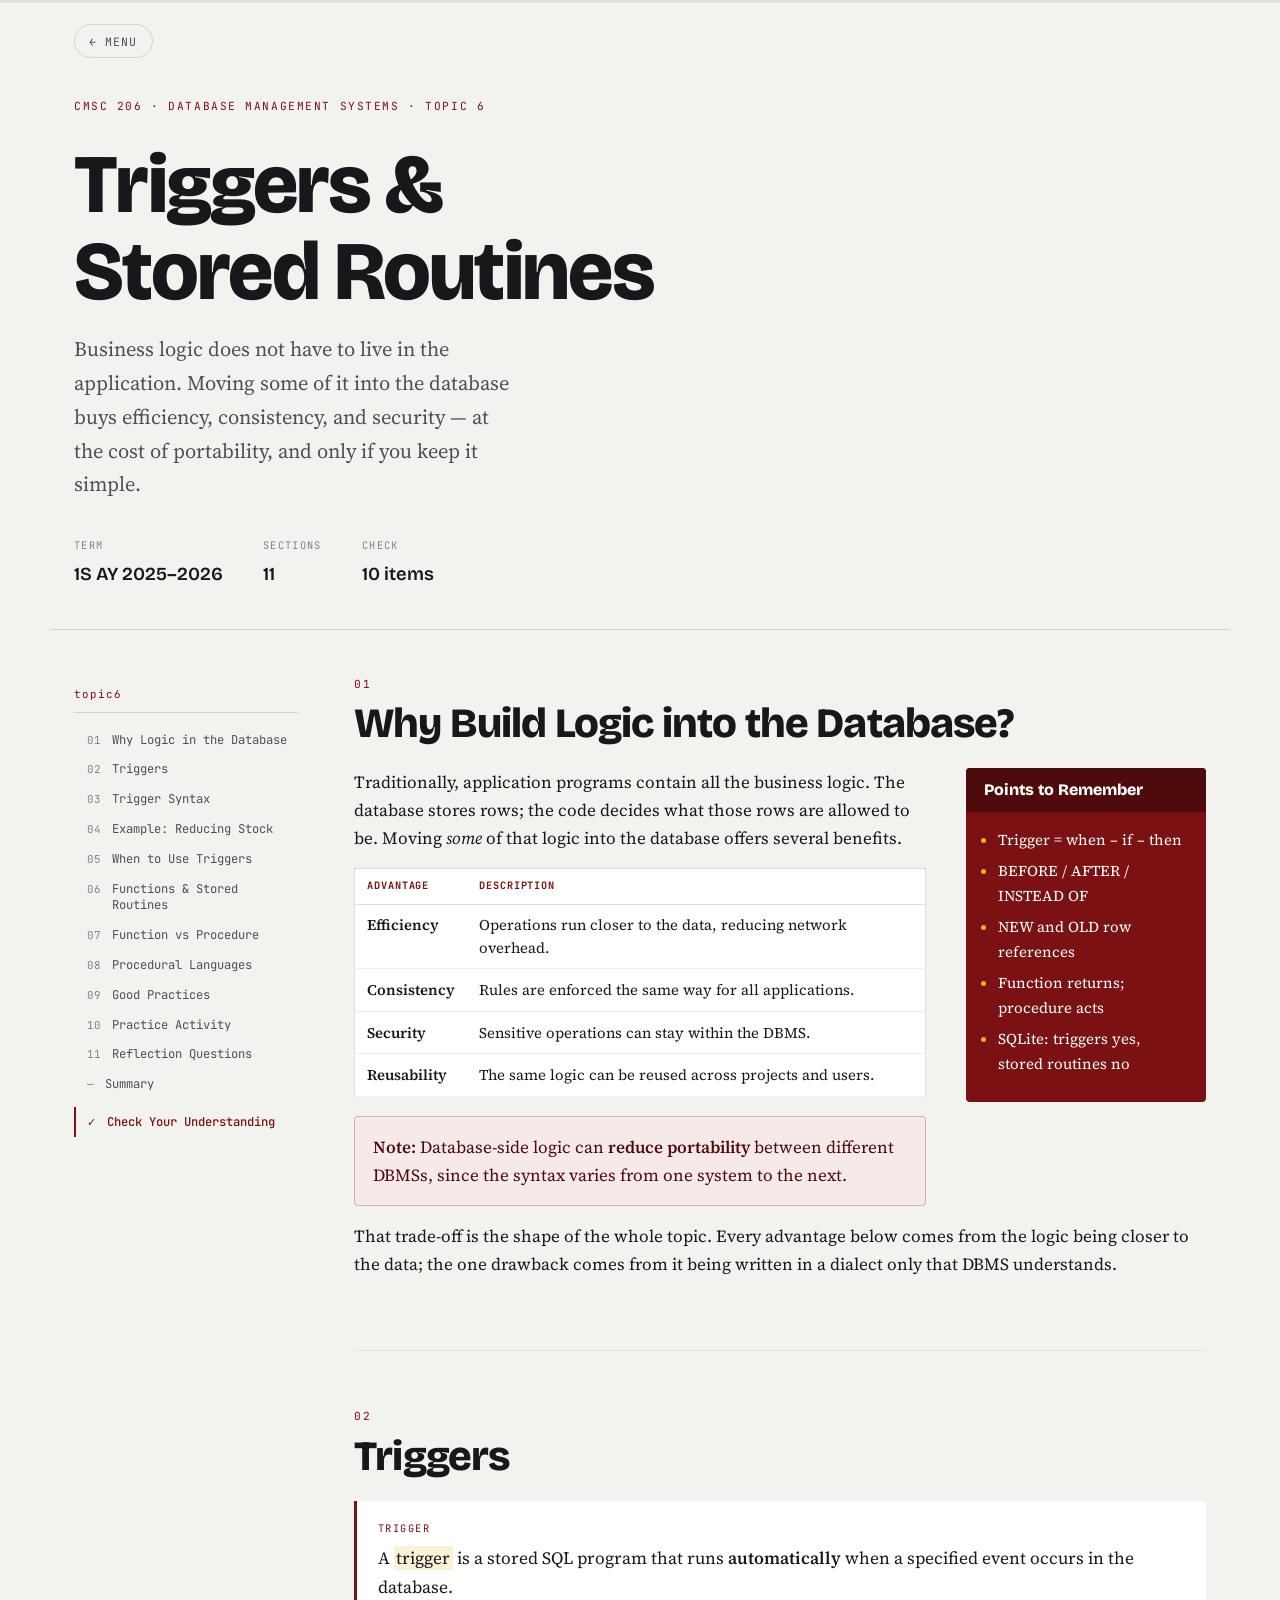
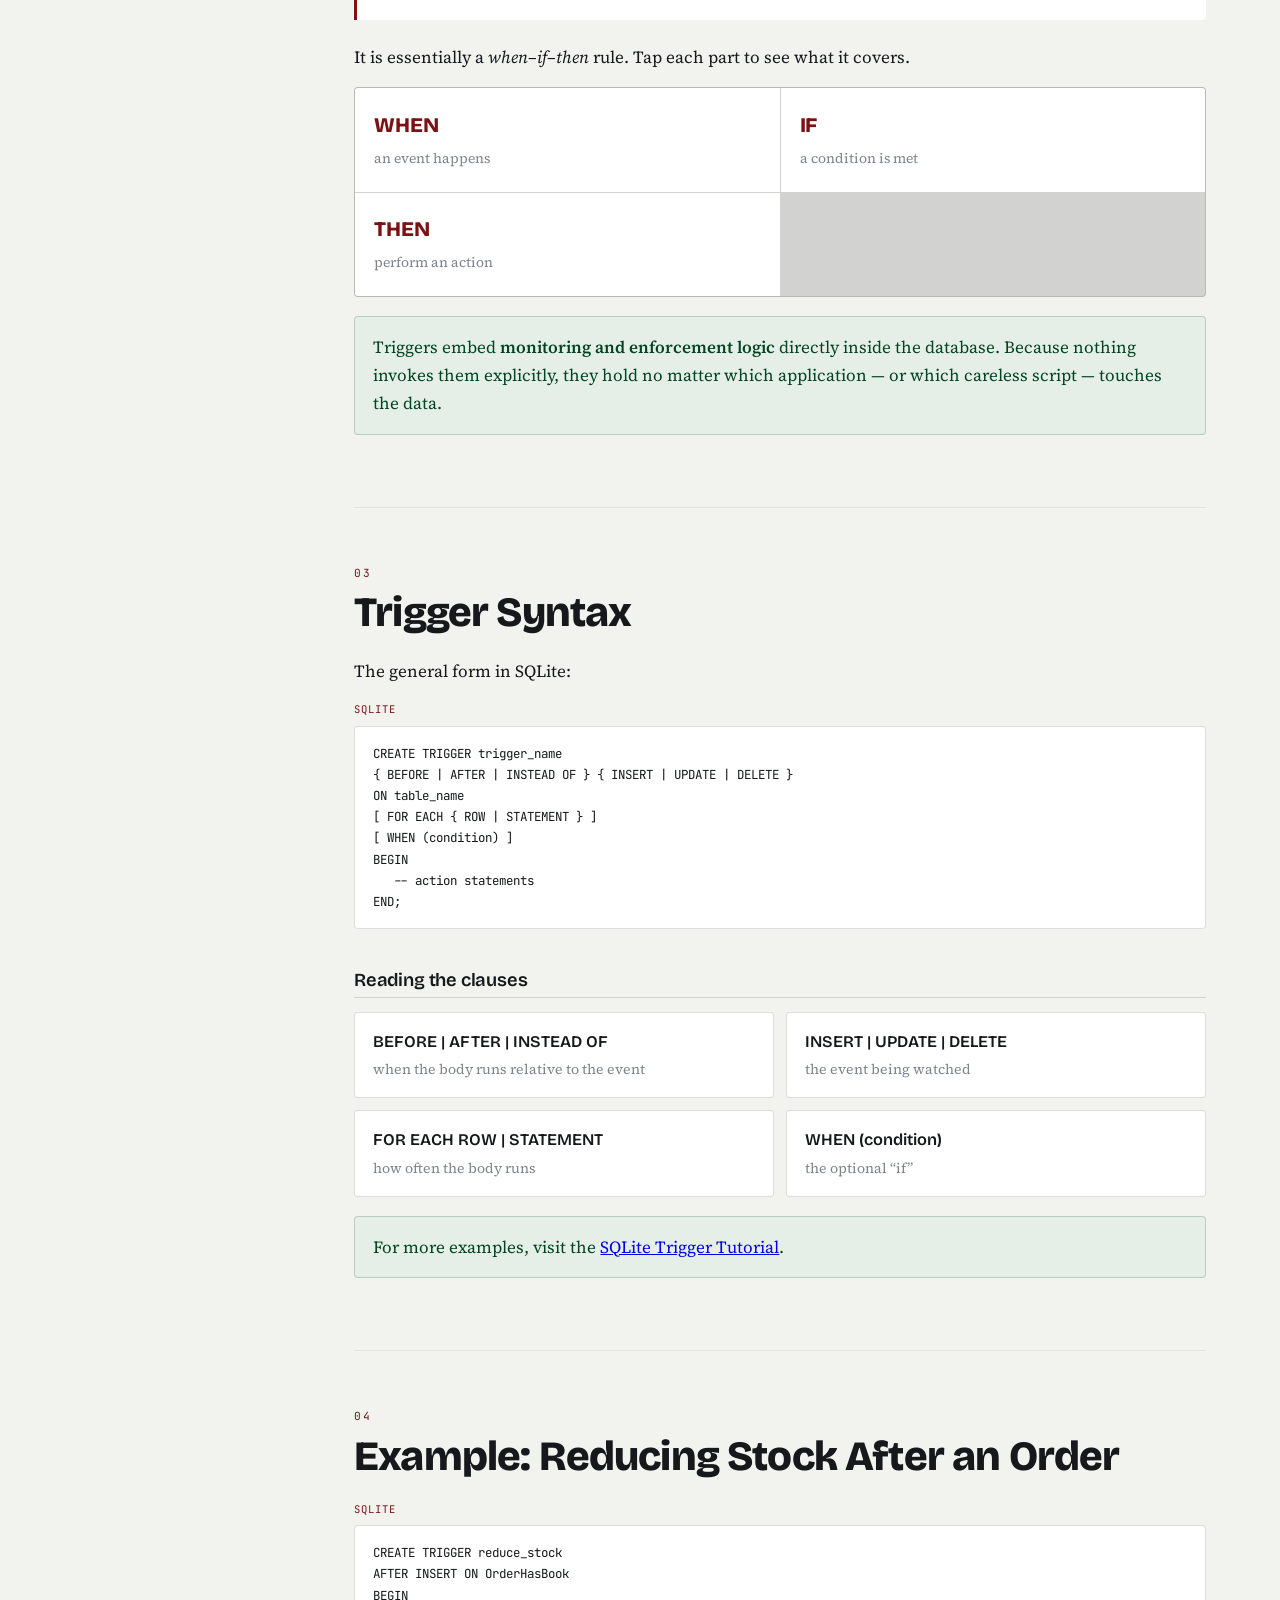
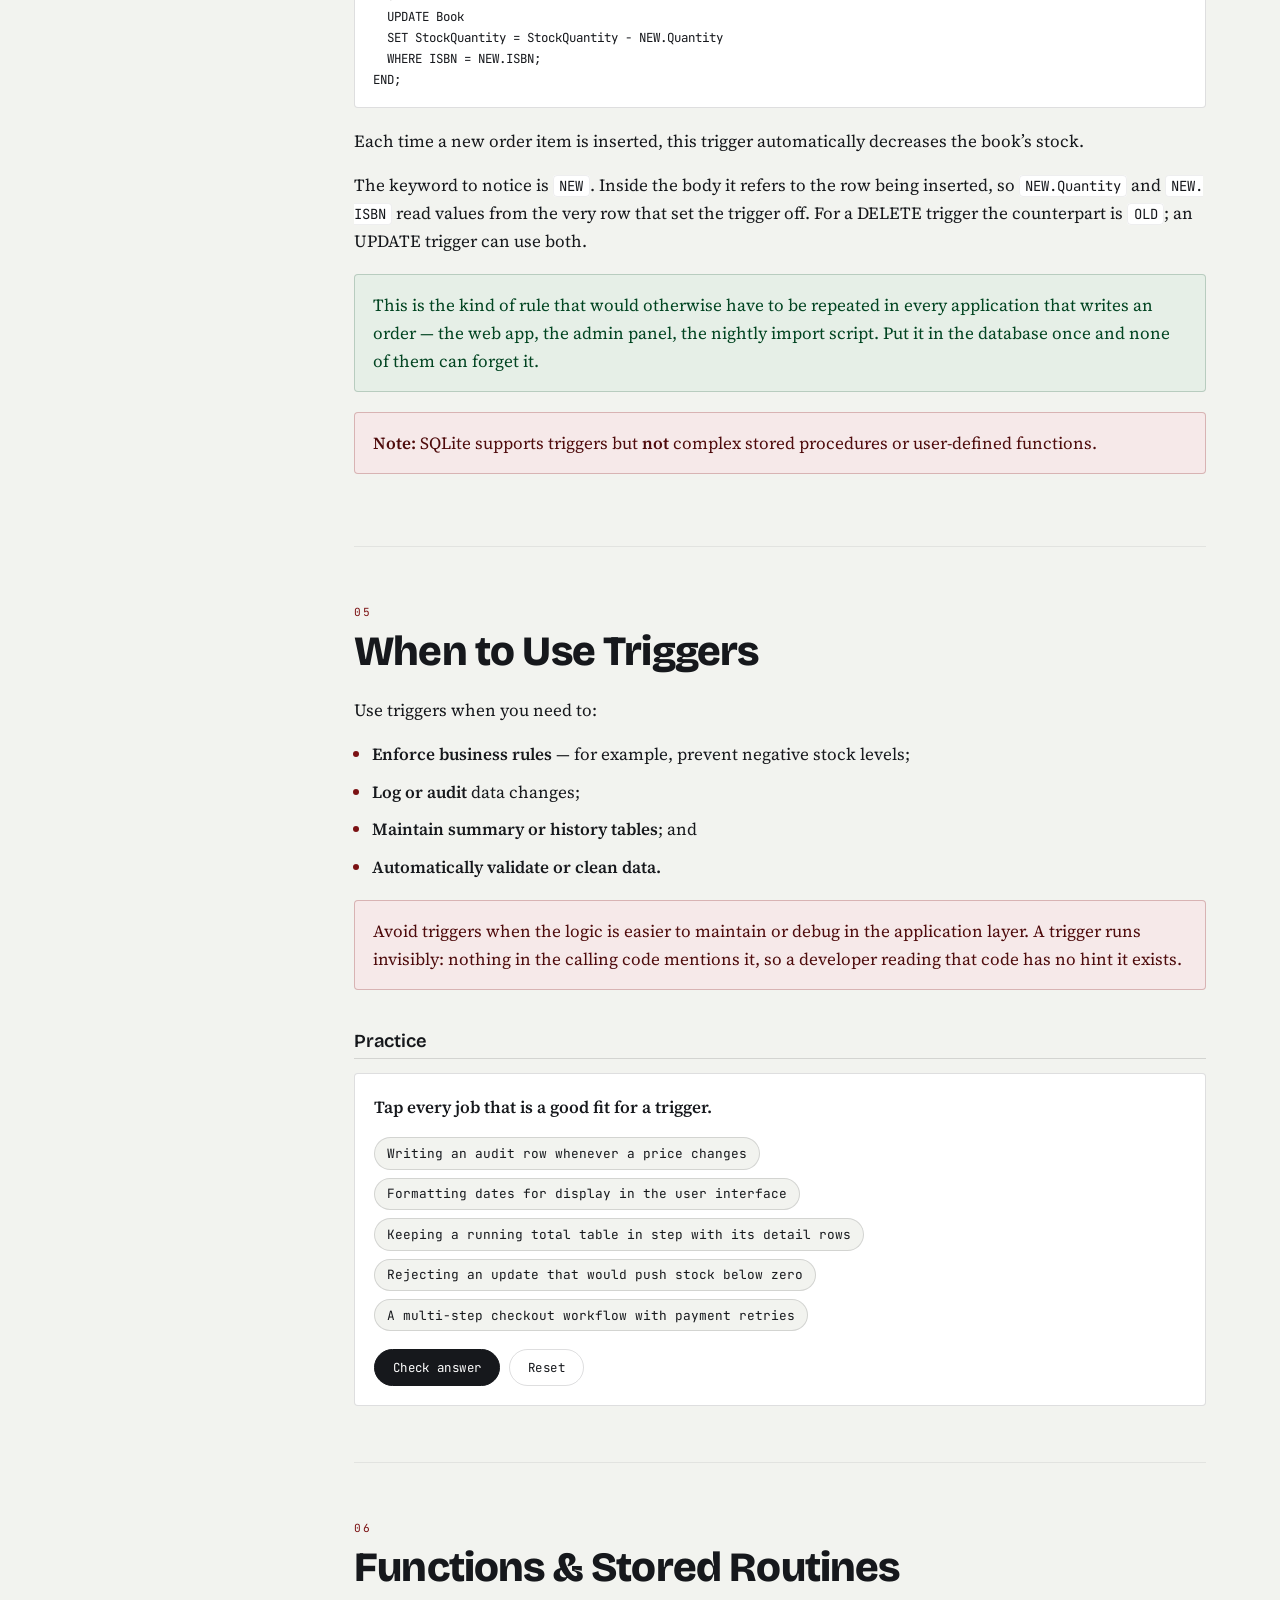
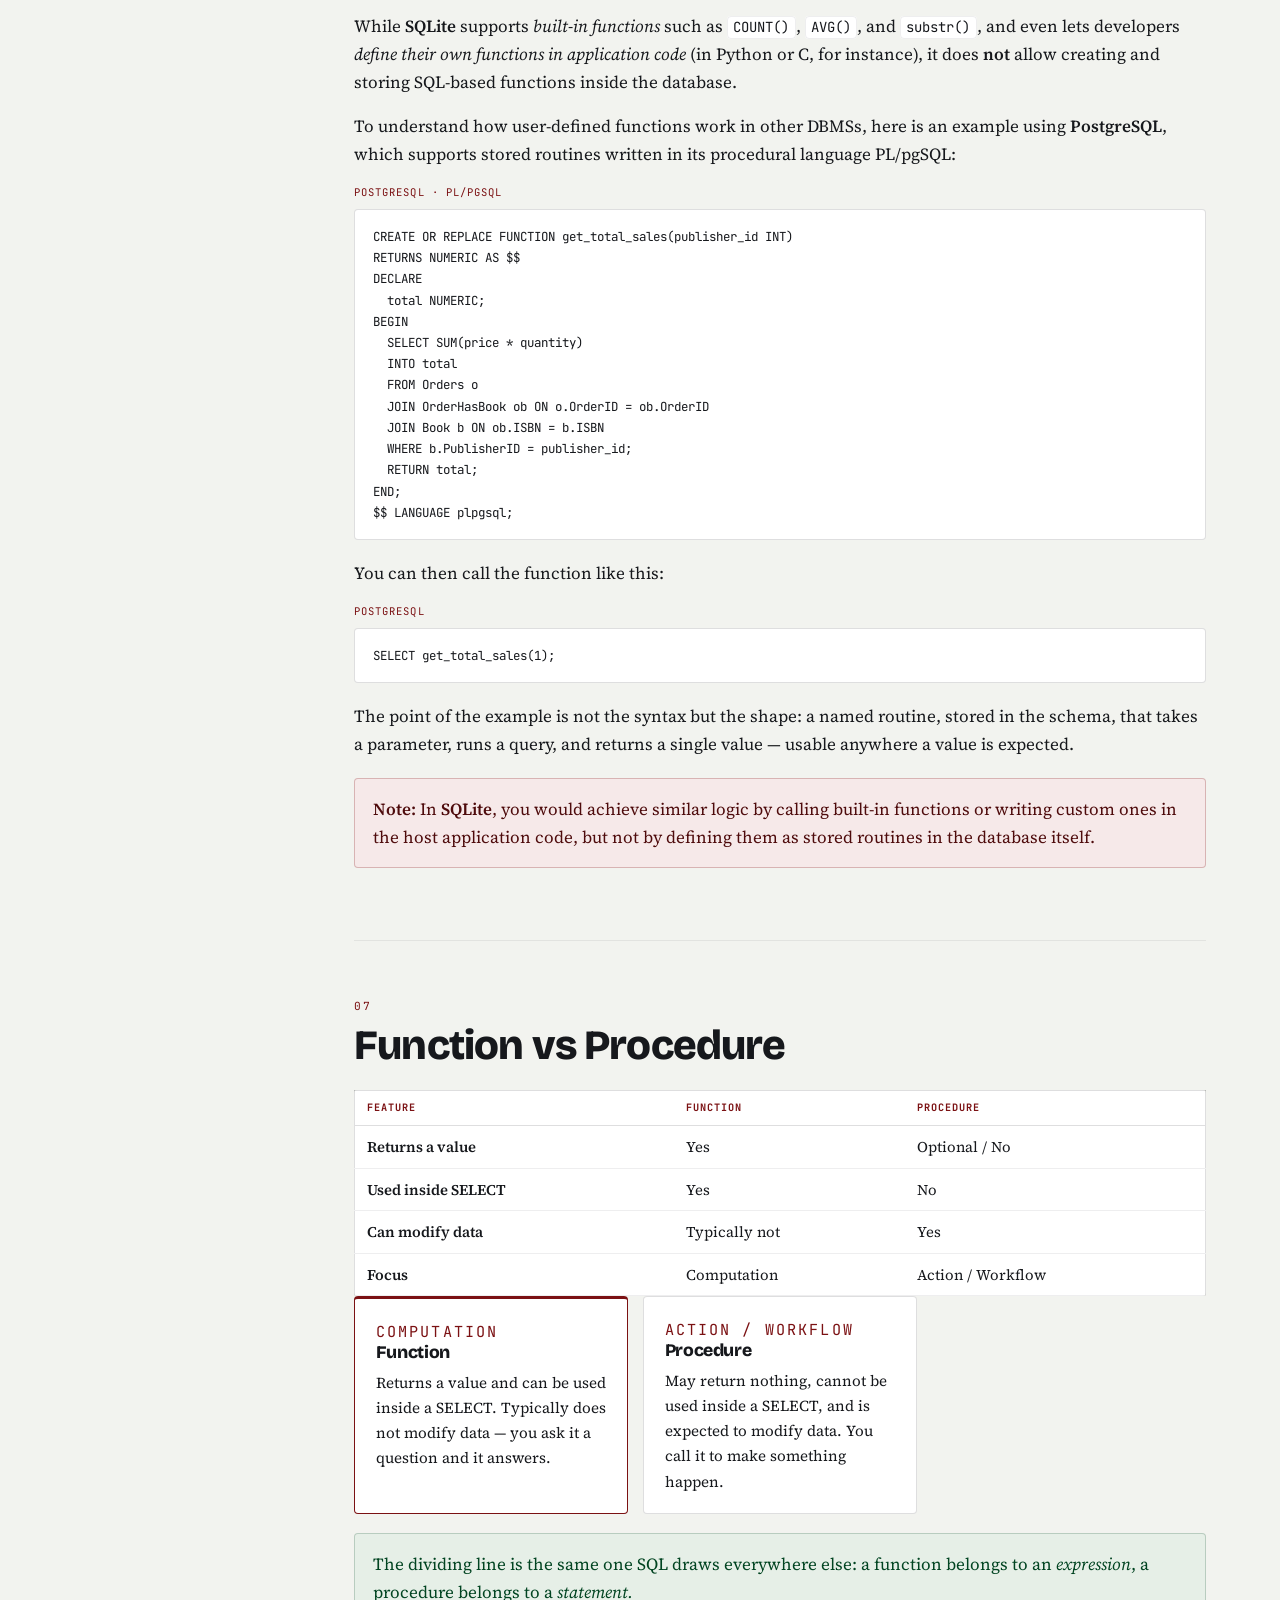
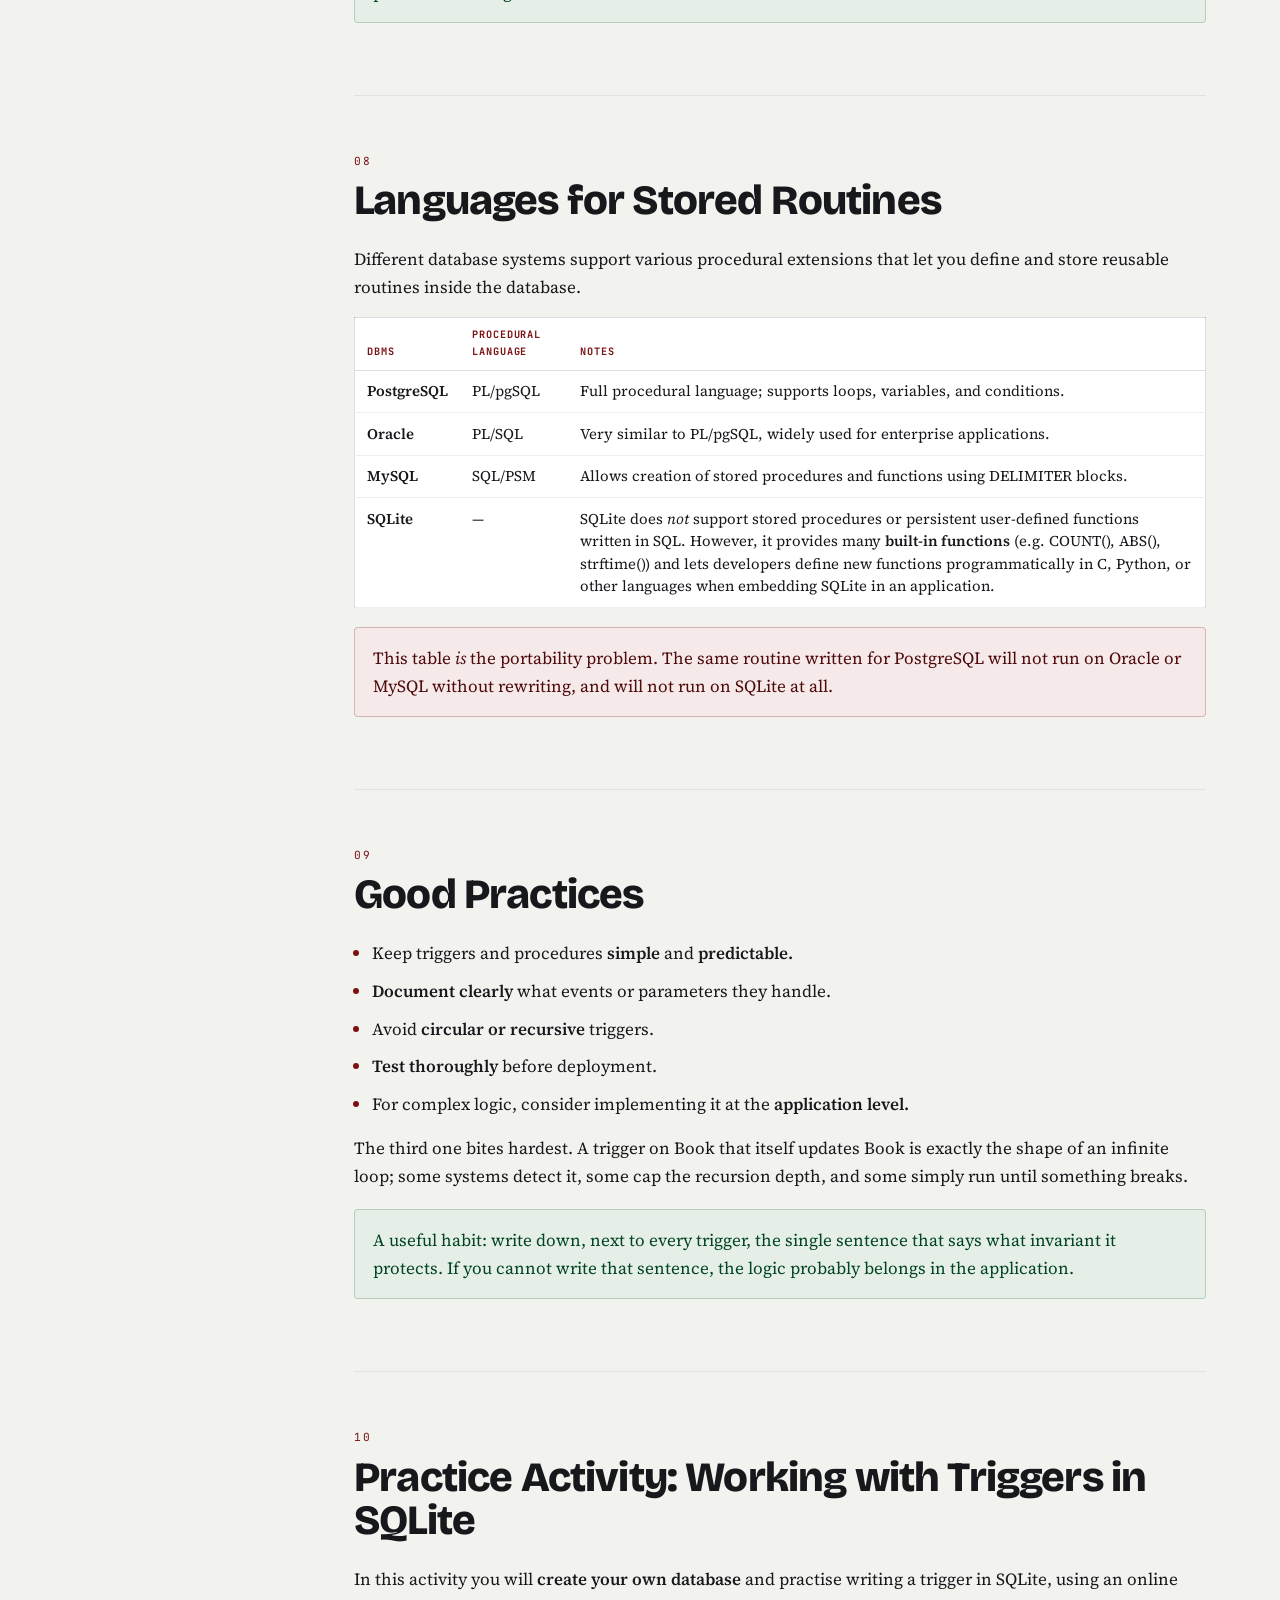
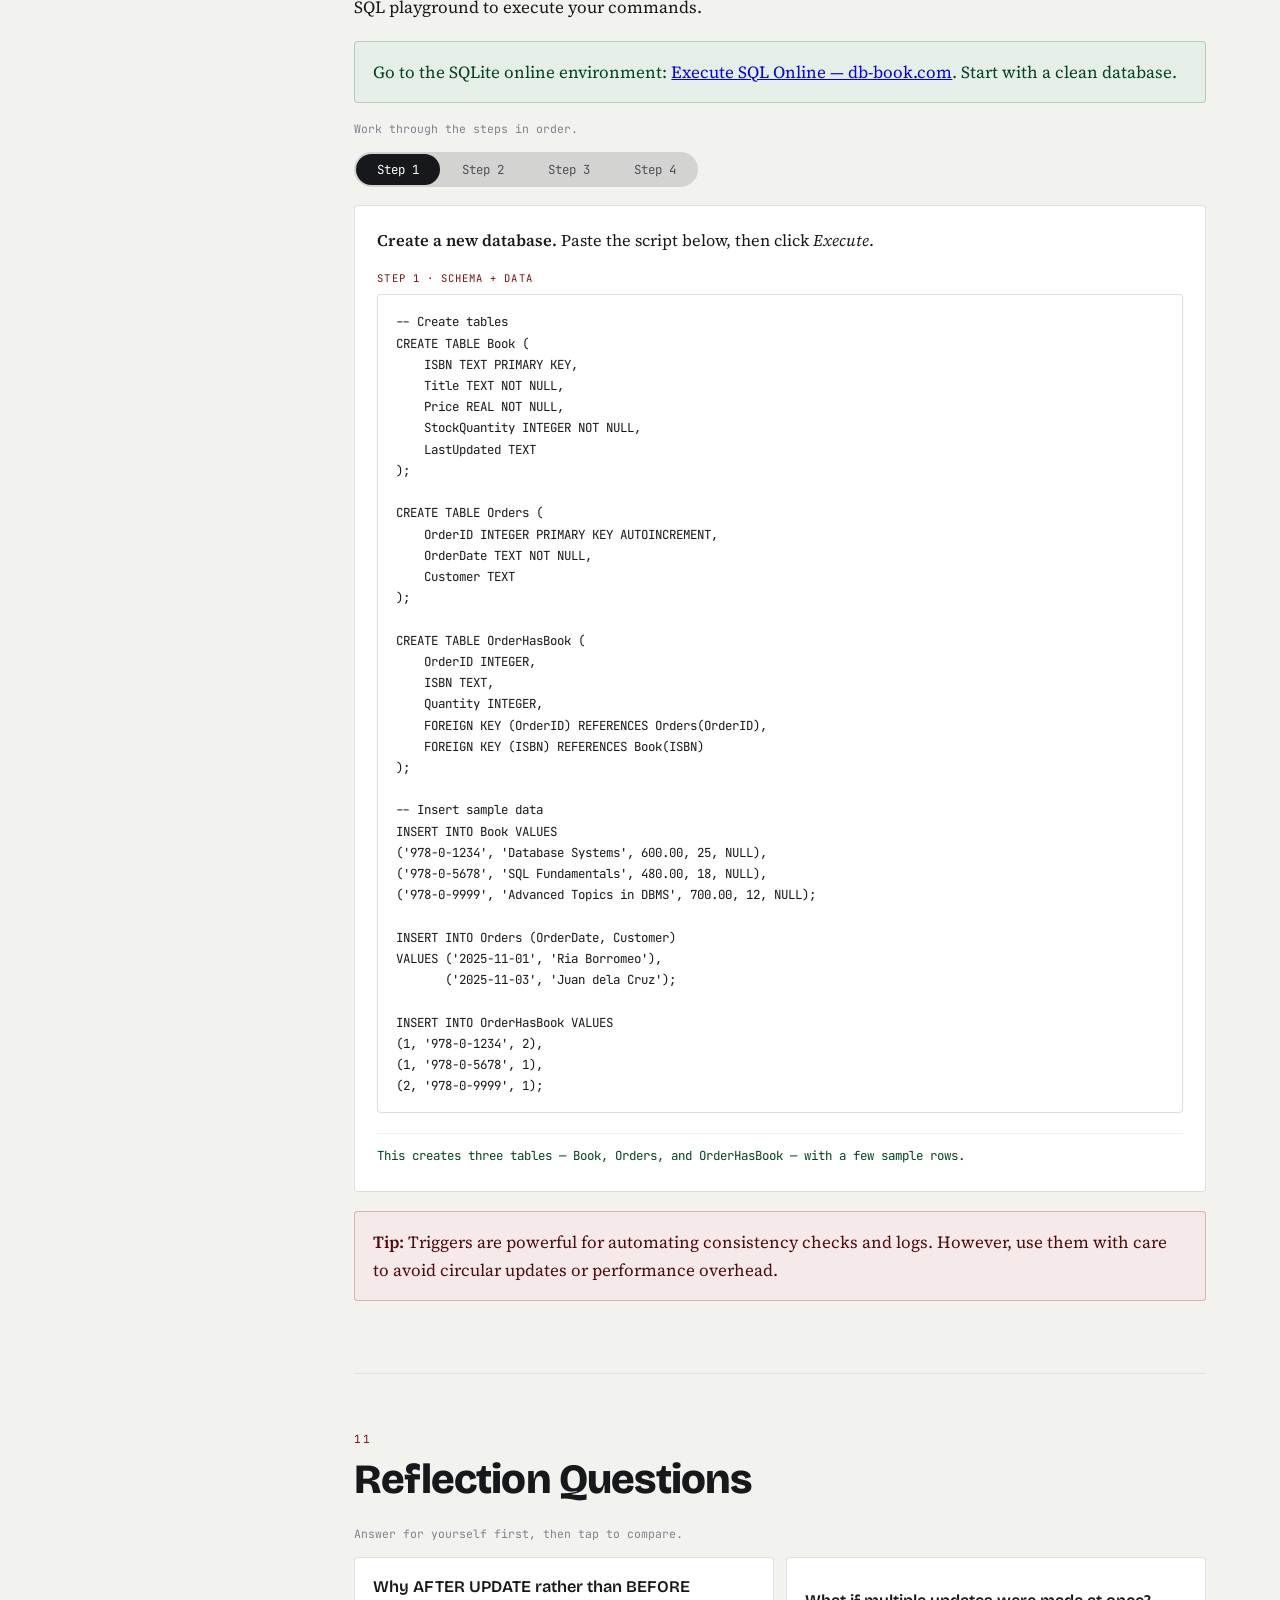
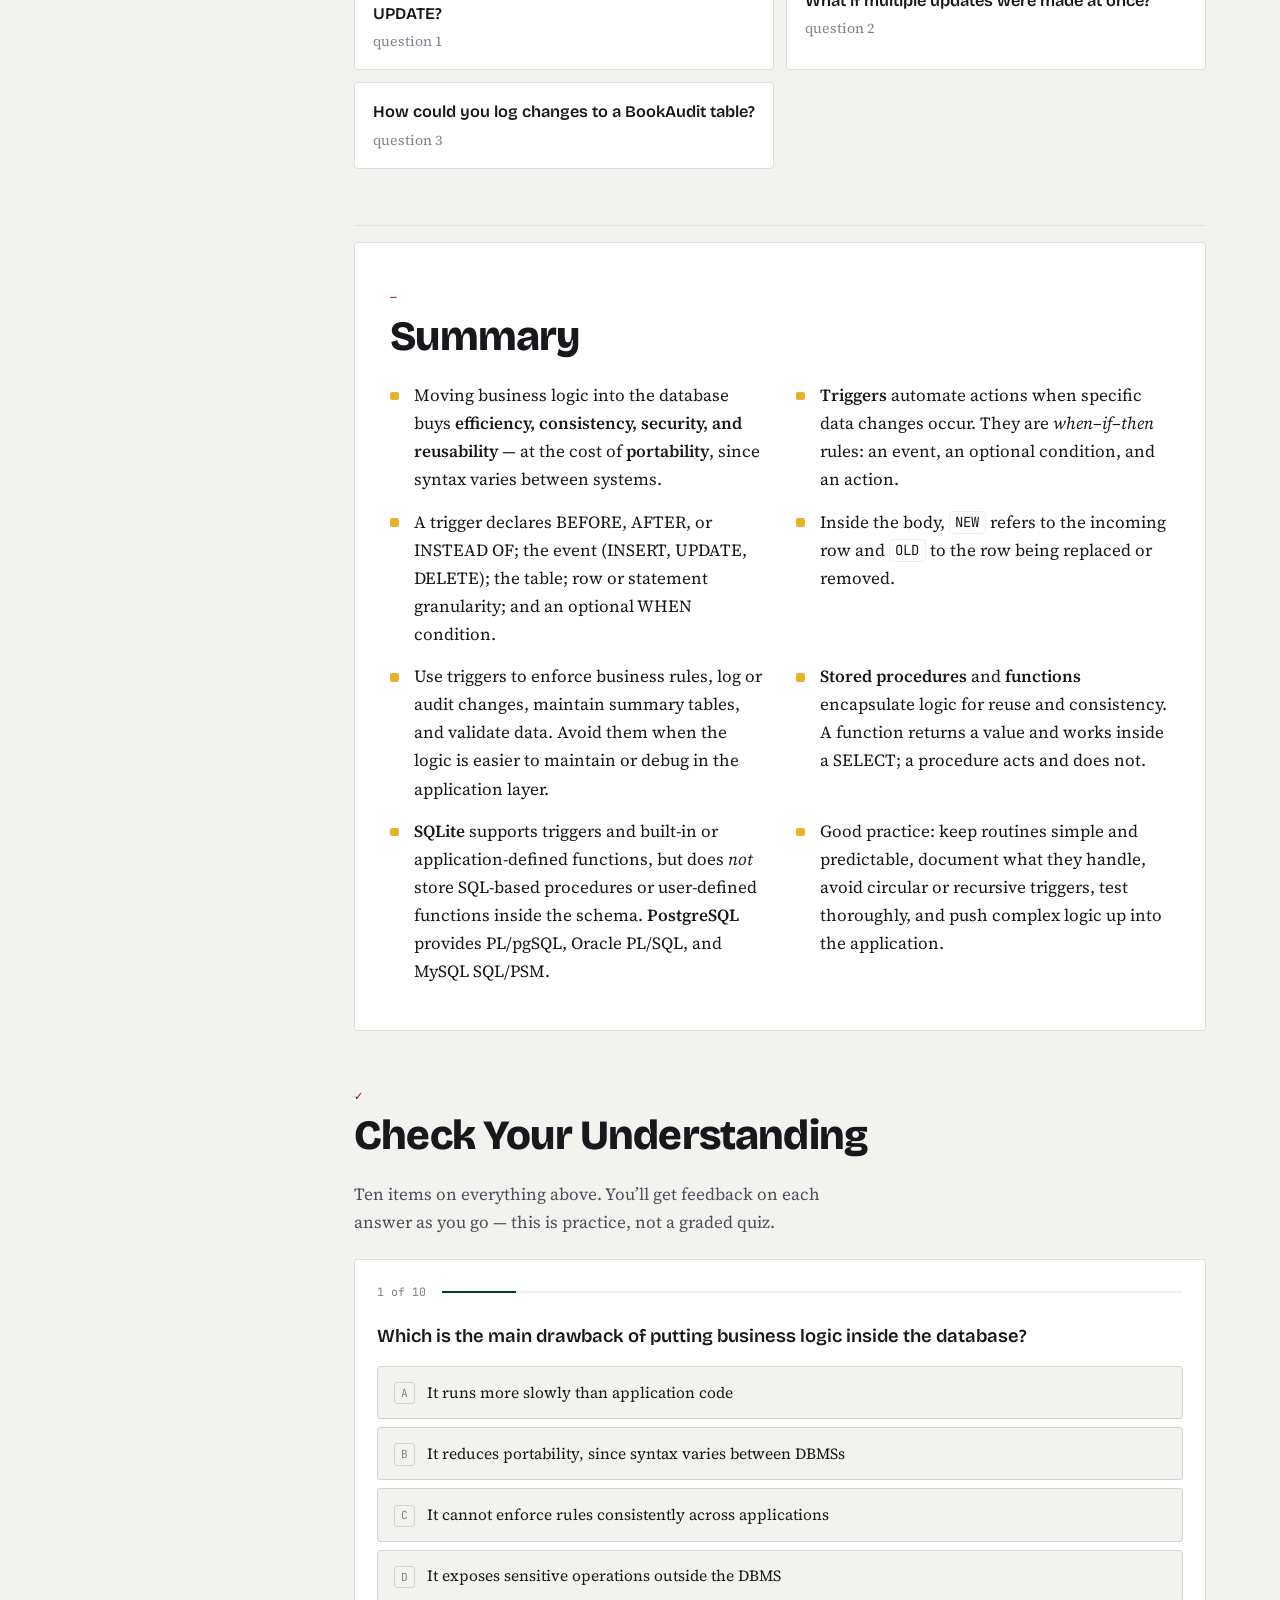
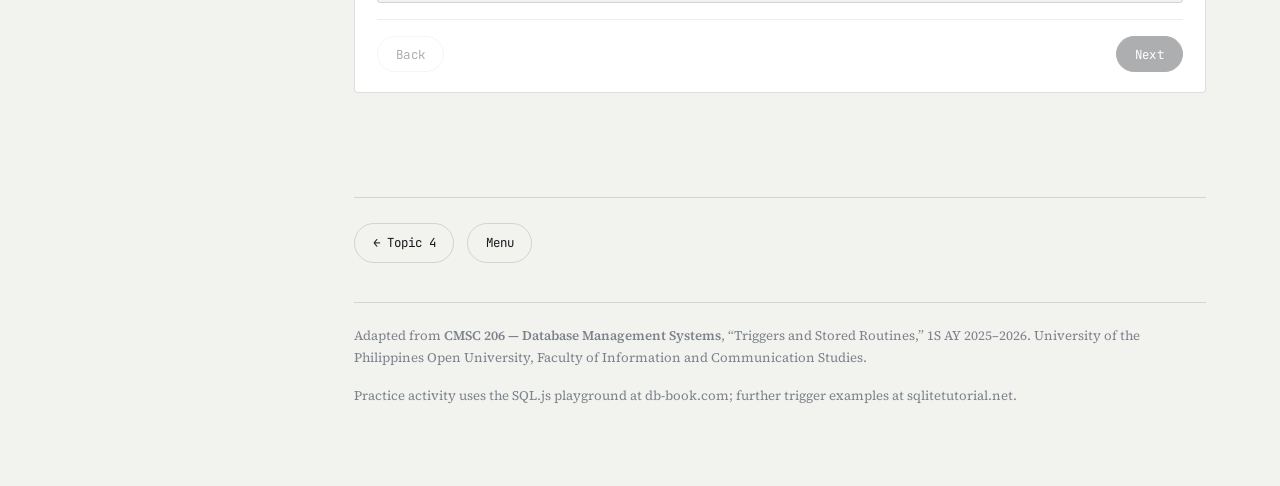
<file: lessons/Topic6-.html>
<!DOCTYPE html>
<html lang="en">
<head>
<meta charset="UTF-8">
<meta name="viewport" content="width=device-width, initial-scale=1.0">
<title>Topic 6 &middot; Triggers &amp; Stored Routines &middot; CMSC 206</title>
<link rel="preconnect" href="https://fonts.googleapis.com">
<link rel="preconnect" href="https://fonts.gstatic.com" crossorigin>
<link href="https://fonts.googleapis.com/css2?family=Bricolage+Grotesque:opsz,wght@12..96,600;12..96,800&family=JetBrains+Mono:wght@400;500;700&family=Source+Serif+4:opsz,wght@8..60,400;8..60,600;8..60,700&display=swap" rel="stylesheet">
<link rel="stylesheet" href="../assets/style.css">
</head>
<body data-lesson="topic6">

<div class="progress" role="progressbar" aria-label="Lesson progress" aria-valuemin="0" aria-valuemax="100" aria-valuenow="0">
  <div class="progress__bar"></div>
</div>

<div class="topbar">
  <a class="menu-link" href="../index.html"><span aria-hidden="true">&larr;</span> Menu</a>
</div>

<header class="hero">
  <p class="eyebrow">CMSC 206 &middot; Database Management Systems &middot; Topic 6</p>
  <h1>Triggers &amp;<br>Stored Routines</h1>
  <p class="hero__lede">Business logic does not have to live in the application. Moving some of it into the database buys efficiency, consistency, and security &mdash; at the cost of portability, and only if you keep it simple.</p>
  <dl class="hero__meta">
    <div><dt>Term</dt><dd>1S AY 2025&ndash;2026</dd></div>
    <div><dt>Sections</dt><dd>11</dd></div>
    <div><dt>Check</dt><dd>10 items</dd></div>
  </dl>
</header>

<div class="shell">

  <nav class="rail" aria-label="Lesson sections">
    <p class="rail__label">topic6</p>
    <ol class="rail__list">
      <li><a href="#why" class="rail__link"><span>01</span> Why Logic in the Database</a></li>
      <li><a href="#triggers" class="rail__link"><span>02</span> Triggers</a></li>
      <li><a href="#syntax" class="rail__link"><span>03</span> Trigger Syntax</a></li>
      <li><a href="#stock" class="rail__link"><span>04</span> Example: Reducing Stock</a></li>
      <li><a href="#when" class="rail__link"><span>05</span> When to Use Triggers</a></li>
      <li><a href="#functions" class="rail__link"><span>06</span> Functions &amp; Stored Routines</a></li>
      <li><a href="#funcproc" class="rail__link"><span>07</span> Function vs Procedure</a></li>
      <li><a href="#languages" class="rail__link"><span>08</span> Procedural Languages</a></li>
      <li><a href="#practices" class="rail__link"><span>09</span> Good Practices</a></li>
      <li><a href="#activity" class="rail__link"><span>10</span> Practice Activity</a></li>
      <li><a href="#reflection" class="rail__link"><span>11</span> Reflection Questions</a></li>
      <li><a href="#summary" class="rail__link"><span>&mdash;</span> Summary</a></li>
      <li><a href="#check" class="rail__link rail__link--check"><span>&#10003;</span> Check Your Understanding</a></li>
    </ol>
  </nav>

  <main class="main">

    <!-- ============ 01 WHY LOGIC IN THE DATABASE ============ -->
    <section id="why" class="section">
      <p class="section__num">01</p>
      <h2>Why Build Logic into the Database?</h2>
      <div class="split">
        <div>
          <p>Traditionally, application programs contain all the business logic. The database stores rows; the code decides what those rows are allowed to be. Moving <em>some</em> of that logic into the database offers several benefits.</p>
          <div style="overflow-x:auto;">
<table style="width:100%; border-collapse:collapse; background:var(--card); border:1px solid var(--rule); border-radius:var(--r);">
<thead><tr>
<th style="text-align:left; padding:.55rem .75rem; border-bottom:1px solid var(--rule); font-family:var(--mono); font-size:.64rem; letter-spacing:.09em; text-transform:uppercase; color:var(--maroon); vertical-align:bottom;">Advantage</th>
<th style="text-align:left; padding:.55rem .75rem; border-bottom:1px solid var(--rule); font-family:var(--mono); font-size:.64rem; letter-spacing:.09em; text-transform:uppercase; color:var(--maroon); vertical-align:bottom;">Description</th>
</tr></thead><tbody>
<tr>
<td style="padding:.6rem .75rem; border-bottom:1px solid var(--rule-soft); font-size:.93rem; line-height:1.5; vertical-align:top; font-weight:600; white-space:nowrap;">Efficiency</td>
<td style="padding:.6rem .75rem; border-bottom:1px solid var(--rule-soft); font-size:.93rem; line-height:1.5; vertical-align:top;">Operations run closer to the data, reducing network overhead.</td>
</tr>
<tr>
<td style="padding:.6rem .75rem; border-bottom:1px solid var(--rule-soft); font-size:.93rem; line-height:1.5; vertical-align:top; font-weight:600; white-space:nowrap;">Consistency</td>
<td style="padding:.6rem .75rem; border-bottom:1px solid var(--rule-soft); font-size:.93rem; line-height:1.5; vertical-align:top;">Rules are enforced the same way for all applications.</td>
</tr>
<tr>
<td style="padding:.6rem .75rem; border-bottom:1px solid var(--rule-soft); font-size:.93rem; line-height:1.5; vertical-align:top; font-weight:600; white-space:nowrap;">Security</td>
<td style="padding:.6rem .75rem; border-bottom:1px solid var(--rule-soft); font-size:.93rem; line-height:1.5; vertical-align:top;">Sensitive operations can stay within the DBMS.</td>
</tr>
<tr>
<td style="padding:.6rem .75rem; border-bottom:1px solid var(--rule-soft); font-size:.93rem; line-height:1.5; vertical-align:top; font-weight:600; white-space:nowrap;">Reusability</td>
<td style="padding:.6rem .75rem; border-bottom:1px solid var(--rule-soft); font-size:.93rem; line-height:1.5; vertical-align:top;">The same logic can be reused across projects and users.</td>
</tr>
</tbody></table></div>
          <p class="callout callout--warn"><strong>Note:</strong> Database-side logic can <strong>reduce portability</strong> between different DBMSs, since the syntax varies from one system to the next.</p>
        </div>
        <aside class="remember">
          <h3>Points to Remember</h3>
          <ul>
            <li>Trigger = when &ndash; if &ndash; then</li>
            <li>BEFORE / AFTER / INSTEAD OF</li>
            <li>NEW and OLD row references</li>
            <li>Function returns; procedure acts</li>
            <li>SQLite: triggers yes, stored routines no</li>
          </ul>
        </aside>
      </div>
      <p>That trade-off is the shape of the whole topic. Every advantage below comes from the logic being closer to the data; the one drawback comes from it being written in a dialect only that DBMS understands.</p>
    </section>

    <!-- ============ 02 TRIGGERS ============ -->
    <section id="triggers" class="section">
      <p class="section__num">02</p>
      <h2>Triggers</h2>
      <div class="definition">
        <p class="definition__tag">Trigger</p>
        <p>A <mark>trigger</mark> is a stored SQL program that runs <strong>automatically</strong> when a specified event occurs in the database.</p>
      </div>
      <p>It is essentially a <em>when&ndash;if&ndash;then</em> rule. Tap each part to see what it covers.</p>
      <div class="quad">
        <button class="quad__cell" type="button" data-reveal aria-expanded="false">
          <span class="quad__word"><b>When</b></span>
          <span class="quad__short">an event happens</span>
          <span class="quad__long">An INSERT, UPDATE, or DELETE on a particular table. The event is what wakes the trigger up &mdash; nothing calls it, and no application can choose to skip it.</span>
        </button>
        <button class="quad__cell" type="button" data-reveal aria-expanded="false">
          <span class="quad__word"><b>If</b></span>
          <span class="quad__short">a condition is met</span>
          <span class="quad__long">An optional WHEN clause. If it evaluates false for a given row, the trigger body is skipped for that row and the original statement carries on unaffected.</span>
        </button>
        <button class="quad__cell" type="button" data-reveal aria-expanded="false">
          <span class="quad__word"><b>Then</b></span>
          <span class="quad__short">perform an action</span>
          <span class="quad__long">The body: one or more SQL statements, such as updating another table, writing an audit row, or raising an error to abort the operation.</span>
        </button>
      </div>
      <p class="callout callout--note">Triggers embed <strong>monitoring and enforcement logic</strong> directly inside the database. Because nothing invokes them explicitly, they hold no matter which application &mdash; or which careless script &mdash; touches the data.</p>
    </section>

    <!-- ============ 03 TRIGGER SYNTAX ============ -->
    <section id="syntax" class="section">
      <p class="section__num">03</p>
      <h2>Trigger Syntax</h2>
      <p>The general form in SQLite:</p>
      <p style="font-family:var(--mono); font-size:.66rem; letter-spacing:.1em; text-transform:uppercase; color:var(--maroon); margin:0 0 .45rem;">sqlite</p><pre style="font-family:var(--mono); font-size:.78rem; line-height:1.7; background:var(--card); border:1px solid var(--rule); border-radius:var(--r); padding:1rem 1.1rem; margin:0 0 1.2rem; overflow-x:auto;">CREATE TRIGGER trigger_name
{ BEFORE | AFTER | INSTEAD OF } { INSERT | UPDATE | DELETE }
ON table_name
[ FOR EACH { ROW | STATEMENT } ]
[ WHEN (condition) ]
BEGIN
   -- action statements
END;</pre>
      <h3 class="sub">Reading the clauses</h3>
      <div class="cards">
        <button class="card" type="button" data-reveal aria-expanded="false">
          <span class="card__title">BEFORE | AFTER | INSTEAD OF</span>
          <span class="card__sub">when the body runs relative to the event</span>
          <span class="card__data">BEFORE runs while the row still holds its old values; AFTER runs once the change has been applied; INSTEAD OF replaces the operation entirely and is used on views.</span>
        </button>
        <button class="card" type="button" data-reveal aria-expanded="false">
          <span class="card__title">INSERT | UPDATE | DELETE</span>
          <span class="card__sub">the event being watched</span>
          <span class="card__data">One trigger watches one kind of event on one table. Watching three events means writing three triggers.</span>
        </button>
        <button class="card" type="button" data-reveal aria-expanded="false">
          <span class="card__title">FOR EACH ROW | STATEMENT</span>
          <span class="card__sub">how often the body runs</span>
          <span class="card__data">Per affected row, or once for the whole statement. A statement touching fifty rows fires a row-level trigger fifty times.</span>
        </button>
        <button class="card" type="button" data-reveal aria-expanded="false">
          <span class="card__title">WHEN (condition)</span>
          <span class="card__sub">the optional &ldquo;if&rdquo;</span>
          <span class="card__data">Narrows the trigger to rows that matter &mdash; only stock falling below a threshold, only price changes above a certain amount.</span>
        </button>
      </div>
      <p class="callout callout--note">For more examples, visit the <a href="https://www.sqlitetutorial.net/sqlite-trigger/">SQLite Trigger Tutorial</a>.</p>
    </section>

    <!-- ============ 04 EXAMPLE: REDUCING STOCK ============ -->
    <section id="stock" class="section">
      <p class="section__num">04</p>
      <h2>Example: Reducing Stock After an Order</h2>
      <p style="font-family:var(--mono); font-size:.66rem; letter-spacing:.1em; text-transform:uppercase; color:var(--maroon); margin:0 0 .45rem;">sqlite</p><pre style="font-family:var(--mono); font-size:.78rem; line-height:1.7; background:var(--card); border:1px solid var(--rule); border-radius:var(--r); padding:1rem 1.1rem; margin:0 0 1.2rem; overflow-x:auto;">CREATE TRIGGER reduce_stock
AFTER INSERT ON OrderHasBook
BEGIN
  UPDATE Book
  SET StockQuantity = StockQuantity - NEW.Quantity
  WHERE ISBN = NEW.ISBN;
END;</pre>
      <p>Each time a new order item is inserted, this trigger automatically decreases the book&rsquo;s stock.</p>
      <p>The keyword to notice is <code>NEW</code>. Inside the body it refers to the row being inserted, so <code>NEW.Quantity</code> and <code>NEW.ISBN</code> read values from the very row that set the trigger off. For a DELETE trigger the counterpart is <code>OLD</code>; an UPDATE trigger can use both.</p>
      <p class="callout callout--note">This is the kind of rule that would otherwise have to be repeated in every application that writes an order &mdash; the web app, the admin panel, the nightly import script. Put it in the database once and none of them can forget it.</p>
      <p class="callout callout--warn"><strong>Note:</strong> SQLite supports triggers but <strong>not</strong> complex stored procedures or user-defined functions.</p>
    </section>

    <!-- ============ 05 WHEN TO USE TRIGGERS ============ -->
    <section id="when" class="section">
      <p class="section__num">05</p>
      <h2>When to Use Triggers</h2>
      <p>Use triggers when you need to:</p>
      <ul class="list">
        <li><strong>Enforce business rules</strong> &mdash; for example, prevent negative stock levels;</li>
        <li><strong>Log or audit</strong> data changes;</li>
        <li><strong>Maintain summary or history tables</strong>; and</li>
        <li><strong>Automatically validate or clean data.</strong></li>
      </ul>
      <p class="callout callout--warn">Avoid triggers when the logic is easier to maintain or debug in the application layer. A trigger runs invisibly: nothing in the calling code mentions it, so a developer reading that code has no hint it exists.</p>

      <h3 class="sub">Practice</h3>
      <div class="activity" data-activity="pick"
           data-ok="Correct. Triggers earn their place on rules that must hold no matter who writes the data."
           data-no="Not quite. Triggers suit enforcement, auditing, and derived data &mdash; not presentation or one-off application behaviour.">
        <p class="activity__prompt">Tap every job that is a <strong>good fit</strong> for a trigger.</p>
        <div class="chips">
          <button class="chip" type="button" data-correct="true">Writing an audit row whenever a price changes</button>
          <button class="chip" type="button">Formatting dates for display in the user interface</button>
          <button class="chip" type="button" data-correct="true">Keeping a running total table in step with its detail rows</button>
          <button class="chip" type="button" data-correct="true">Rejecting an update that would push stock below zero</button>
          <button class="chip" type="button">A multi-step checkout workflow with payment retries</button>
        </div>
        <div class="activity__foot">
          <button class="btn" type="button" data-pick-check>Check answer</button>
          <button class="btn btn--ghost" type="button" data-pick-reset>Reset</button>
          <p class="activity__verdict" role="status"></p>
        </div>
      </div>
    </section>

    <!-- ============ 06 FUNCTIONS & STORED ROUTINES ============ -->
    <section id="functions" class="section">
      <p class="section__num">06</p>
      <h2>Functions &amp; Stored Routines</h2>
      <p>While <strong>SQLite</strong> supports <em>built-in functions</em> such as <code>COUNT()</code>, <code>AVG()</code>, and <code>substr()</code>, and even lets developers <em>define their own functions in application code</em> (in Python or C, for instance), it does <strong>not</strong> allow creating and storing SQL-based functions inside the database.</p>
      <p>To understand how user-defined functions work in other DBMSs, here is an example using <strong>PostgreSQL</strong>, which supports stored routines written in its procedural language PL/pgSQL:</p>
      <p style="font-family:var(--mono); font-size:.66rem; letter-spacing:.1em; text-transform:uppercase; color:var(--maroon); margin:0 0 .45rem;">postgresql &middot; pl/pgsql</p><pre style="font-family:var(--mono); font-size:.78rem; line-height:1.7; background:var(--card); border:1px solid var(--rule); border-radius:var(--r); padding:1rem 1.1rem; margin:0 0 1.2rem; overflow-x:auto;">CREATE OR REPLACE FUNCTION get_total_sales(publisher_id INT)
RETURNS NUMERIC AS $$
DECLARE
  total NUMERIC;
BEGIN
  SELECT SUM(price * quantity)
  INTO total
  FROM Orders o
  JOIN OrderHasBook ob ON o.OrderID = ob.OrderID
  JOIN Book b ON ob.ISBN = b.ISBN
  WHERE b.PublisherID = publisher_id;
  RETURN total;
END;
$$ LANGUAGE plpgsql;</pre>
      <p>You can then call the function like this:</p>
      <p style="font-family:var(--mono); font-size:.66rem; letter-spacing:.1em; text-transform:uppercase; color:var(--maroon); margin:0 0 .45rem;">postgresql</p><pre style="font-family:var(--mono); font-size:.78rem; line-height:1.7; background:var(--card); border:1px solid var(--rule); border-radius:var(--r); padding:1rem 1.1rem; margin:0 0 1.2rem; overflow-x:auto;">SELECT get_total_sales(1);</pre>
      <p>The point of the example is not the syntax but the shape: a named routine, stored in the schema, that takes a parameter, runs a query, and returns a single value &mdash; usable anywhere a value is expected.</p>
      <p class="callout callout--warn"><strong>Note:</strong> In <strong>SQLite</strong>, you would achieve similar logic by calling built-in functions or writing custom ones in the host application code, but not by defining them as stored routines in the database itself.</p>
    </section>

    <!-- ============ 07 FUNCTION VS PROCEDURE ============ -->
    <section id="funcproc" class="section">
      <p class="section__num">07</p>
      <h2>Function vs Procedure</h2>
      <div style="overflow-x:auto;">
<table style="width:100%; border-collapse:collapse; background:var(--card); border:1px solid var(--rule); border-radius:var(--r);">
<thead><tr>
<th style="text-align:left; padding:.55rem .75rem; border-bottom:1px solid var(--rule); font-family:var(--mono); font-size:.64rem; letter-spacing:.09em; text-transform:uppercase; color:var(--maroon); vertical-align:bottom;">Feature</th>
<th style="text-align:left; padding:.55rem .75rem; border-bottom:1px solid var(--rule); font-family:var(--mono); font-size:.64rem; letter-spacing:.09em; text-transform:uppercase; color:var(--maroon); vertical-align:bottom;">Function</th>
<th style="text-align:left; padding:.55rem .75rem; border-bottom:1px solid var(--rule); font-family:var(--mono); font-size:.64rem; letter-spacing:.09em; text-transform:uppercase; color:var(--maroon); vertical-align:bottom;">Procedure</th>
</tr></thead><tbody>
<tr>
<td style="padding:.6rem .75rem; border-bottom:1px solid var(--rule-soft); font-size:.93rem; line-height:1.5; vertical-align:top; font-weight:600; white-space:nowrap;">Returns a value</td>
<td style="padding:.6rem .75rem; border-bottom:1px solid var(--rule-soft); font-size:.93rem; line-height:1.5; vertical-align:top;">Yes</td>
<td style="padding:.6rem .75rem; border-bottom:1px solid var(--rule-soft); font-size:.93rem; line-height:1.5; vertical-align:top;">Optional / No</td>
</tr>
<tr>
<td style="padding:.6rem .75rem; border-bottom:1px solid var(--rule-soft); font-size:.93rem; line-height:1.5; vertical-align:top; font-weight:600; white-space:nowrap;">Used inside SELECT</td>
<td style="padding:.6rem .75rem; border-bottom:1px solid var(--rule-soft); font-size:.93rem; line-height:1.5; vertical-align:top;">Yes</td>
<td style="padding:.6rem .75rem; border-bottom:1px solid var(--rule-soft); font-size:.93rem; line-height:1.5; vertical-align:top;">No</td>
</tr>
<tr>
<td style="padding:.6rem .75rem; border-bottom:1px solid var(--rule-soft); font-size:.93rem; line-height:1.5; vertical-align:top; font-weight:600; white-space:nowrap;">Can modify data</td>
<td style="padding:.6rem .75rem; border-bottom:1px solid var(--rule-soft); font-size:.93rem; line-height:1.5; vertical-align:top;">Typically not</td>
<td style="padding:.6rem .75rem; border-bottom:1px solid var(--rule-soft); font-size:.93rem; line-height:1.5; vertical-align:top;">Yes</td>
</tr>
<tr>
<td style="padding:.6rem .75rem; border-bottom:1px solid var(--rule-soft); font-size:.93rem; line-height:1.5; vertical-align:top; font-weight:600; white-space:nowrap;">Focus</td>
<td style="padding:.6rem .75rem; border-bottom:1px solid var(--rule-soft); font-size:.93rem; line-height:1.5; vertical-align:top;">Computation</td>
<td style="padding:.6rem .75rem; border-bottom:1px solid var(--rule-soft); font-size:.93rem; line-height:1.5; vertical-align:top;">Action / Workflow</td>
</tr>
</tbody></table></div>
      <div class="types">
        <article class="type type--focus">
          <p class="type__tag">computation</p>
          <h3>Function</h3>
          <p>Returns a value and can be used inside a SELECT. Typically does not modify data &mdash; you ask it a question and it answers.</p>
        </article>
        <article class="type">
          <p class="type__tag">action / workflow</p>
          <h3>Procedure</h3>
          <p>May return nothing, cannot be used inside a SELECT, and is expected to modify data. You call it to make something happen.</p>
        </article>
      </div>
      <p class="callout callout--note">The dividing line is the same one SQL draws everywhere else: a function belongs to an <em>expression</em>, a procedure belongs to a <em>statement.</em></p>
    </section>

    <!-- ============ 08 PROCEDURAL LANGUAGES ============ -->
    <section id="languages" class="section">
      <p class="section__num">08</p>
      <h2>Languages for Stored Routines</h2>
      <p>Different database systems support various procedural extensions that let you define and store reusable routines inside the database.</p>
      <div style="overflow-x:auto;">
<table style="width:100%; border-collapse:collapse; background:var(--card); border:1px solid var(--rule); border-radius:var(--r);">
<thead><tr>
<th style="text-align:left; padding:.55rem .75rem; border-bottom:1px solid var(--rule); font-family:var(--mono); font-size:.64rem; letter-spacing:.09em; text-transform:uppercase; color:var(--maroon); vertical-align:bottom;">DBMS</th>
<th style="text-align:left; padding:.55rem .75rem; border-bottom:1px solid var(--rule); font-family:var(--mono); font-size:.64rem; letter-spacing:.09em; text-transform:uppercase; color:var(--maroon); vertical-align:bottom;">Procedural language</th>
<th style="text-align:left; padding:.55rem .75rem; border-bottom:1px solid var(--rule); font-family:var(--mono); font-size:.64rem; letter-spacing:.09em; text-transform:uppercase; color:var(--maroon); vertical-align:bottom;">Notes</th>
</tr></thead><tbody>
<tr>
<td style="padding:.6rem .75rem; border-bottom:1px solid var(--rule-soft); font-size:.93rem; line-height:1.5; vertical-align:top; font-weight:600; white-space:nowrap;">PostgreSQL</td>
<td style="padding:.6rem .75rem; border-bottom:1px solid var(--rule-soft); font-size:.93rem; line-height:1.5; vertical-align:top;">PL/pgSQL</td>
<td style="padding:.6rem .75rem; border-bottom:1px solid var(--rule-soft); font-size:.93rem; line-height:1.5; vertical-align:top;">Full procedural language; supports loops, variables, and conditions.</td>
</tr>
<tr>
<td style="padding:.6rem .75rem; border-bottom:1px solid var(--rule-soft); font-size:.93rem; line-height:1.5; vertical-align:top; font-weight:600; white-space:nowrap;">Oracle</td>
<td style="padding:.6rem .75rem; border-bottom:1px solid var(--rule-soft); font-size:.93rem; line-height:1.5; vertical-align:top;">PL/SQL</td>
<td style="padding:.6rem .75rem; border-bottom:1px solid var(--rule-soft); font-size:.93rem; line-height:1.5; vertical-align:top;">Very similar to PL/pgSQL, widely used for enterprise applications.</td>
</tr>
<tr>
<td style="padding:.6rem .75rem; border-bottom:1px solid var(--rule-soft); font-size:.93rem; line-height:1.5; vertical-align:top; font-weight:600; white-space:nowrap;">MySQL</td>
<td style="padding:.6rem .75rem; border-bottom:1px solid var(--rule-soft); font-size:.93rem; line-height:1.5; vertical-align:top;">SQL/PSM</td>
<td style="padding:.6rem .75rem; border-bottom:1px solid var(--rule-soft); font-size:.93rem; line-height:1.5; vertical-align:top;">Allows creation of stored procedures and functions using DELIMITER blocks.</td>
</tr>
<tr>
<td style="padding:.6rem .75rem; border-bottom:1px solid var(--rule-soft); font-size:.93rem; line-height:1.5; vertical-align:top; font-weight:600; white-space:nowrap;">SQLite</td>
<td style="padding:.6rem .75rem; border-bottom:1px solid var(--rule-soft); font-size:.93rem; line-height:1.5; vertical-align:top;">&mdash;</td>
<td style="padding:.6rem .75rem; border-bottom:1px solid var(--rule-soft); font-size:.93rem; line-height:1.5; vertical-align:top;">SQLite does <em>not</em> support stored procedures or persistent user-defined functions written in SQL. However, it provides many <strong>built-in functions</strong> (e.g. COUNT(), ABS(), strftime()) and lets developers define new functions programmatically in C, Python, or other languages when embedding SQLite in an application.</td>
</tr>
</tbody></table></div>
      <p class="callout callout--warn">This table <em>is</em> the portability problem. The same routine written for PostgreSQL will not run on Oracle or MySQL without rewriting, and will not run on SQLite at all.</p>
    </section>

    <!-- ============ 09 GOOD PRACTICES ============ -->
    <section id="practices" class="section">
      <p class="section__num">09</p>
      <h2>Good Practices</h2>
      <ul class="list">
        <li>Keep triggers and procedures <strong>simple</strong> and <strong>predictable.</strong></li>
        <li><strong>Document clearly</strong> what events or parameters they handle.</li>
        <li>Avoid <strong>circular or recursive</strong> triggers.</li>
        <li><strong>Test thoroughly</strong> before deployment.</li>
        <li>For complex logic, consider implementing it at the <strong>application level.</strong></li>
      </ul>
      <p>The third one bites hardest. A trigger on Book that itself updates Book is exactly the shape of an infinite loop; some systems detect it, some cap the recursion depth, and some simply run until something breaks.</p>
      <p class="callout callout--note">A useful habit: write down, next to every trigger, the single sentence that says what invariant it protects. If you cannot write that sentence, the logic probably belongs in the application.</p>
    </section>

    <!-- ============ 10 PRACTICE ACTIVITY ============ -->
    <section id="activity" class="section">
      <p class="section__num">10</p>
      <h2>Practice Activity: Working with Triggers in SQLite</h2>
      <p>In this activity you will <strong>create your own database</strong> and practise writing a trigger in SQLite, using an online SQL playground to execute your commands.</p>
      <p class="callout callout--note">Go to the SQLite online environment: <a href="https://db-book.com/university-lab-dir/sqljs.html">Execute SQL Online &mdash; db-book.com</a>. Start with a clean database.</p>
      <p class="hint">Work through the steps in order.</p>
      <div class="toggle" role="tablist" aria-label="Activity steps">
        <button class="toggle__btn is-on" type="button" role="tab" aria-selected="true" data-panel="step-1">Step 1</button>
        <button class="toggle__btn" type="button" role="tab" aria-selected="false" data-panel="step-2">Step 2</button>
        <button class="toggle__btn" type="button" role="tab" aria-selected="false" data-panel="step-3">Step 3</button>
        <button class="toggle__btn" type="button" role="tab" aria-selected="false" data-panel="step-4">Step 4</button>
      </div>
      <div class="panel" id="step-1">
        <p class="panel__lede"><strong>Create a new database.</strong> Paste the script below, then click <em>Execute</em>.</p>
        <p style="font-family:var(--mono); font-size:.66rem; letter-spacing:.1em; text-transform:uppercase; color:var(--maroon); margin:0 0 .45rem;">step 1 &middot; schema + data</p><pre style="font-family:var(--mono); font-size:.78rem; line-height:1.7; background:var(--card); border:1px solid var(--rule); border-radius:var(--r); padding:1rem 1.1rem; margin:0 0 1.2rem; overflow-x:auto;">-- Create tables
CREATE TABLE Book (
    ISBN TEXT PRIMARY KEY,
    Title TEXT NOT NULL,
    Price REAL NOT NULL,
    StockQuantity INTEGER NOT NULL,
    LastUpdated TEXT
);

CREATE TABLE Orders (
    OrderID INTEGER PRIMARY KEY AUTOINCREMENT,
    OrderDate TEXT NOT NULL,
    Customer TEXT
);

CREATE TABLE OrderHasBook (
    OrderID INTEGER,
    ISBN TEXT,
    Quantity INTEGER,
    FOREIGN KEY (OrderID) REFERENCES Orders(OrderID),
    FOREIGN KEY (ISBN) REFERENCES Book(ISBN)
);

-- Insert sample data
INSERT INTO Book VALUES
('978-0-1234', 'Database Systems', 600.00, 25, NULL),
('978-0-5678', 'SQL Fundamentals', 480.00, 18, NULL),
('978-0-9999', 'Advanced Topics in DBMS', 700.00, 12, NULL);

INSERT INTO Orders (OrderDate, Customer)
VALUES ('2025-11-01', 'Ria Borromeo'),
       ('2025-11-03', 'Juan dela Cruz');

INSERT INTO OrderHasBook VALUES
(1, '978-0-1234', 2),
(1, '978-0-5678', 1),
(2, '978-0-9999', 1);</pre>
        <p class="panel__use">This creates three tables &mdash; Book, Orders, and OrderHasBook &mdash; with a few sample rows.</p>
      </div>
      <div class="panel is-hidden" id="step-2">
        <p class="panel__lede"><strong>Inspect the tables.</strong> View the contents of the Book table.</p>
        <p style="font-family:var(--mono); font-size:.66rem; letter-spacing:.1em; text-transform:uppercase; color:var(--maroon); margin:0 0 .45rem;">step 2</p><pre style="font-family:var(--mono); font-size:.78rem; line-height:1.7; background:var(--card); border:1px solid var(--rule); border-radius:var(--r); padding:1rem 1.1rem; margin:0 0 1.2rem; overflow-x:auto;">SELECT * FROM Book;</pre>
        <p class="panel__use">Notice that the column LastUpdated is currently NULL for all books.</p>
      </div>
      <div class="panel is-hidden" id="step-3">
        <p class="panel__lede"><strong>Create a trigger</strong> that automatically updates LastUpdated whenever a book&rsquo;s record is modified &mdash; its price or stock, for instance.</p>
        <p style="font-family:var(--mono); font-size:.66rem; letter-spacing:.1em; text-transform:uppercase; color:var(--maroon); margin:0 0 .45rem;">step 3</p><pre style="font-family:var(--mono); font-size:.78rem; line-height:1.7; background:var(--card); border:1px solid var(--rule); border-radius:var(--r); padding:1rem 1.1rem; margin:0 0 1.2rem; overflow-x:auto;">CREATE TRIGGER update_book_timestamp
AFTER UPDATE ON Book
BEGIN
  UPDATE Book
  SET LastUpdated = CURRENT_TIMESTAMP
  WHERE ISBN = NEW.ISBN;
END;</pre>
        <p class="panel__use">This trigger fires <em>after every UPDATE</em> on the Book table and sets the LastUpdated field to the current time.</p>
      </div>
      <div class="panel is-hidden" id="step-4">
        <p class="panel__lede"><strong>Test the trigger.</strong> Try updating one of the book records, then check the result.</p>
        <p style="font-family:var(--mono); font-size:.66rem; letter-spacing:.1em; text-transform:uppercase; color:var(--maroon); margin:0 0 .45rem;">step 4 &middot; make a change</p><pre style="font-family:var(--mono); font-size:.78rem; line-height:1.7; background:var(--card); border:1px solid var(--rule); border-radius:var(--r); padding:1rem 1.1rem; margin:0 0 1.2rem; overflow-x:auto;">UPDATE Book
SET Price = Price + 50
WHERE ISBN = '978-0-1234';</pre><p style="font-family:var(--mono); font-size:.66rem; letter-spacing:.1em; text-transform:uppercase; color:var(--maroon); margin:0 0 .45rem;">step 4 &middot; check the result</p><pre style="font-family:var(--mono); font-size:.78rem; line-height:1.7; background:var(--card); border:1px solid var(--rule); border-radius:var(--r); padding:1rem 1.1rem; margin:0 0 1.2rem; overflow-x:auto;">SELECT Title, Price, LastUpdated FROM Book;</pre>
        <p class="panel__use">The LastUpdated value for <em>Database Systems</em> should now show a timestamp indicating when the change was made.</p>
      </div>
      <p class="callout callout--warn"><strong>Tip:</strong> Triggers are powerful for automating consistency checks and logs. However, use them with care to avoid circular updates or performance overhead.</p>
    </section>

    <!-- ============ 11 REFLECTION QUESTIONS ============ -->
    <section id="reflection" class="section">
      <p class="section__num">11</p>
      <h2>Reflection Questions</h2>
      <p class="hint">Answer for yourself first, then tap to compare.</p>
      <div class="cards">
        <button class="card" type="button" data-reveal aria-expanded="false">
          <span class="card__title">Why AFTER UPDATE rather than BEFORE UPDATE?</span>
          <span class="card__sub">question 1</span>
          <span class="card__data">Because the stamp should record a change that actually happened. A BEFORE trigger fires while the row still holds its old values and before the update is known to succeed, so a timestamp written there could describe an operation that was never applied.</span>
        </button>
        <button class="card" type="button" data-reveal aria-expanded="false">
          <span class="card__title">What if multiple updates were made at once?</span>
          <span class="card__sub">question 2</span>
          <span class="card__data">A row-level trigger fires once per affected row, so each updated book gets its own timestamp. Worth noticing too: the trigger body is itself an UPDATE on Book, which would normally set the trigger off again &mdash; SQLite does not run triggers recursively by default, which is the only reason this example terminates.</span>
        </button>
        <button class="card" type="button" data-reveal aria-expanded="false">
          <span class="card__title">How could you log changes to a BookAudit table?</span>
          <span class="card__sub">question 3</span>
          <span class="card__data">Create a BookAudit table holding the ISBN, the old and new values you care about, and a timestamp &mdash; then change the trigger body from an UPDATE to an INSERT that writes OLD.Price and NEW.Price into it. That version has no recursion problem at all, since it never writes back to Book.</span>
        </button>
      </div>
    </section>

    <!-- ============ SUMMARY ============ -->
    <section id="summary" class="section section--summary">
      <p class="section__num">&mdash;</p>
      <h2>Summary</h2>
      <ul class="summary">
        <li>Moving business logic into the database buys <strong>efficiency, consistency, security, and reusability</strong> &mdash; at the cost of <strong>portability</strong>, since syntax varies between systems.</li>
        <li><strong>Triggers</strong> automate actions when specific data changes occur. They are <em>when&ndash;if&ndash;then</em> rules: an event, an optional condition, and an action.</li>
        <li>A trigger declares BEFORE, AFTER, or INSTEAD OF; the event (INSERT, UPDATE, DELETE); the table; row or statement granularity; and an optional WHEN condition.</li>
        <li>Inside the body, <code>NEW</code> refers to the incoming row and <code>OLD</code> to the row being replaced or removed.</li>
        <li>Use triggers to enforce business rules, log or audit changes, maintain summary tables, and validate data. Avoid them when the logic is easier to maintain or debug in the application layer.</li>
        <li><strong>Stored procedures</strong> and <strong>functions</strong> encapsulate logic for reuse and consistency. A function returns a value and works inside a SELECT; a procedure acts and does not.</li>
        <li><strong>SQLite</strong> supports triggers and built-in or application-defined functions, but does <em>not</em> store SQL-based procedures or user-defined functions inside the schema. <strong>PostgreSQL</strong> provides PL/pgSQL, Oracle PL/SQL, and MySQL SQL/PSM.</li>
        <li>Good practice: keep routines simple and predictable, document what they handle, avoid circular or recursive triggers, test thoroughly, and push complex logic up into the application.</li>
      </ul>
    </section>

    <!-- ============ CHECK YOUR UNDERSTANDING ============ -->
    <section id="check" class="section section--check">
      <p class="section__num">&#10003;</p>
      <h2>Check Your Understanding</h2>
      <p class="check__intro">Ten items on everything above. You&rsquo;ll get feedback on each answer as you go &mdash; this is practice, not a graded quiz.</p>

      <div class="quiz" id="quiz">
        <div class="quiz__meter">
          <p class="quiz__count"><span id="quizPos">1</span> of <span id="quizTotal">10</span></p>
          <div class="quiz__track"><div class="quiz__fill" id="quizFill"></div></div>
        </div>
        <div id="quizBody"></div>
        <div class="quiz__nav">
          <button class="btn btn--ghost" type="button" id="quizPrev">Back</button>
          <button class="btn" type="button" id="quizNext">Next</button>
        </div>
      </div>

      <div class="result is-hidden" id="quizResult" role="status">
        <p class="result__score"><span id="scoreVal">0</span><small id="scoreOut">/10</small></p>
        <p class="result__msg" id="scoreMsg"></p>
        <ul class="result__list" id="scoreList"></ul>
        <button class="btn" type="button" id="quizRetry">Try again</button>
      </div>
    </section>

    <nav class="pager" aria-label="Lesson navigation">
      <a href="Topic4.html">&larr; Topic 4</a>
      <a class="pager__menu" href="../index.html">Menu</a>
      <span class="pager__spacer"></span>
    </nav>

    <footer class="foot">
      <p>Adapted from <strong>CMSC 206 &mdash; Database Management Systems</strong>, &ldquo;Triggers and Stored Routines,&rdquo; 1S AY 2025&ndash;2026. University of the Philippines Open University, Faculty of Information and Communication Studies.</p>
      <p class="foot__note">Practice activity uses the SQL.js playground at db-book.com; further trigger examples at sqlitetutorial.net.</p>
    </footer>

  </main>
</div>

<!-- ===== Check Your Understanding: question bank ===== -->
<script type="application/json" id="quizData">
[
  {
    "stem": "Which is the main drawback of putting business logic inside the database?",
    "options": [
      "It runs more slowly than application code",
      "It reduces portability, since syntax varies between DBMSs",
      "It cannot enforce rules consistently across applications",
      "It exposes sensitive operations outside the DBMS"
    ],
    "answer": 1,
    "why": "Efficiency, consistency, security, and reusability are the advantages. The trade-off is <strong>portability</strong> &mdash; database-side logic is written in a dialect that may not exist on another system."
  },
  {
    "stem": "A trigger is best described as which kind of rule?",
    "options": ["A call-and-return rule", "A when&ndash;if&ndash;then rule", "A read-only constraint", "A scheduled batch job"],
    "answer": 1,
    "why": "A trigger is a <strong>when&ndash;if&ndash;then</strong> rule: when an event happens, and a condition is met, then perform an action. Nothing invokes it explicitly &mdash; the event does."
  },
  {
    "stem": "In the trigger body <code>SET StockQuantity = StockQuantity - NEW.Quantity</code>, what does NEW refer to?",
    "options": [
      "The row as it existed before the statement",
      "The row being inserted that set the trigger off",
      "A temporary table created by the trigger",
      "The next row the statement will process"
    ],
    "answer": 1,
    "why": "<code>NEW</code> refers to the incoming row &mdash; the one being inserted or the post-update version. <code>OLD</code> is its counterpart for the row being replaced or deleted."
  },
  {
    "stem": "What does the optional WHEN clause in a trigger definition do?",
    "options": [
      "Schedules the trigger to run at a particular time",
      "Chooses between BEFORE and AFTER",
      "Restricts the body to rows for which the condition holds",
      "Names the table the trigger watches"
    ],
    "answer": 2,
    "why": "WHEN is the &ldquo;if&rdquo; of the when&ndash;if&ndash;then rule. If it evaluates false for a row, the body is skipped for that row and the original statement proceeds unaffected."
  },
  {
    "stem": "An UPDATE statement modifies 50 rows in a table that has a FOR EACH ROW trigger. How many times does the trigger body run?",
    "options": ["Once", "Once per column changed", "50 times", "Never &mdash; row triggers only fire on INSERT"],
    "answer": 2,
    "why": "A row-level trigger fires <strong>once per affected row</strong>. A statement-level trigger would fire once for the whole statement &mdash; which is exactly why the distinction matters for performance."
  },
  {
    "stem": "Which task is the WORST fit for a trigger?",
    "options": [
      "Recording an audit row whenever a price changes",
      "Preventing stock from falling below zero",
      "A multi-step checkout workflow with payment retries",
      "Keeping a summary table in step with its detail rows"
    ],
    "answer": 2,
    "why": "Avoid triggers when the logic is easier to maintain or debug in the application layer. A multi-step workflow with retries is exactly that &mdash; and a trigger's invisibility makes such logic very hard to follow."
  },
  {
    "stem": "Which statement about SQLite is correct?",
    "options": [
      "It supports neither triggers nor built-in functions",
      "It supports triggers, but not SQL-based stored procedures or user-defined functions",
      "It supports stored procedures but not triggers",
      "It supports PL/pgSQL routines stored in the schema"
    ],
    "answer": 1,
    "why": "SQLite supports <strong>triggers</strong> and many <strong>built-in functions</strong>, and lets developers define functions in the host application code &mdash; but it does not store SQL-based procedures or user-defined functions in the schema."
  },
  {
    "stem": "Which pair of properties belongs to a FUNCTION rather than a procedure?",
    "options": [
      "Returns a value; usable inside a SELECT",
      "Returns nothing; focused on workflow",
      "Cannot be reused; must be recompiled each call",
      "Always modifies data; cannot be nested"
    ],
    "answer": 0,
    "why": "A <strong>function</strong> returns a value and can be used inside a SELECT, and typically does not modify data. A <strong>procedure</strong> may return nothing, cannot sit inside a SELECT, and is expected to act on data."
  },
  {
    "stem": "PL/pgSQL, PL/SQL, and SQL/PSM belong to which systems respectively?",
    "options": [
      "MySQL, PostgreSQL, Oracle",
      "PostgreSQL, Oracle, MySQL",
      "Oracle, SQLite, PostgreSQL",
      "SQLite, MySQL, Oracle"
    ],
    "answer": 1,
    "why": "<strong>PostgreSQL</strong> uses PL/pgSQL, <strong>Oracle</strong> uses PL/SQL, and <strong>MySQL</strong> uses SQL/PSM with DELIMITER blocks. SQLite has no procedural language of its own."
  },
  {
    "stem": "Which of these is listed as a good practice for triggers and stored routines?",
    "options": [
      "Chain triggers so that each one sets off the next",
      "Keep them simple and predictable, and avoid circular or recursive triggers",
      "Move as much application logic as possible into the database",
      "Skip documentation, since the trigger definition is self-explanatory"
    ],
    "answer": 1,
    "why": "Keep them <strong>simple and predictable</strong>, document what they handle, <strong>avoid circular or recursive triggers</strong>, test thoroughly, and push complex logic up to the application level."
  }
]
</script>

<script src="../assets/lesson.js"></script>
</body>
</html>
</file>
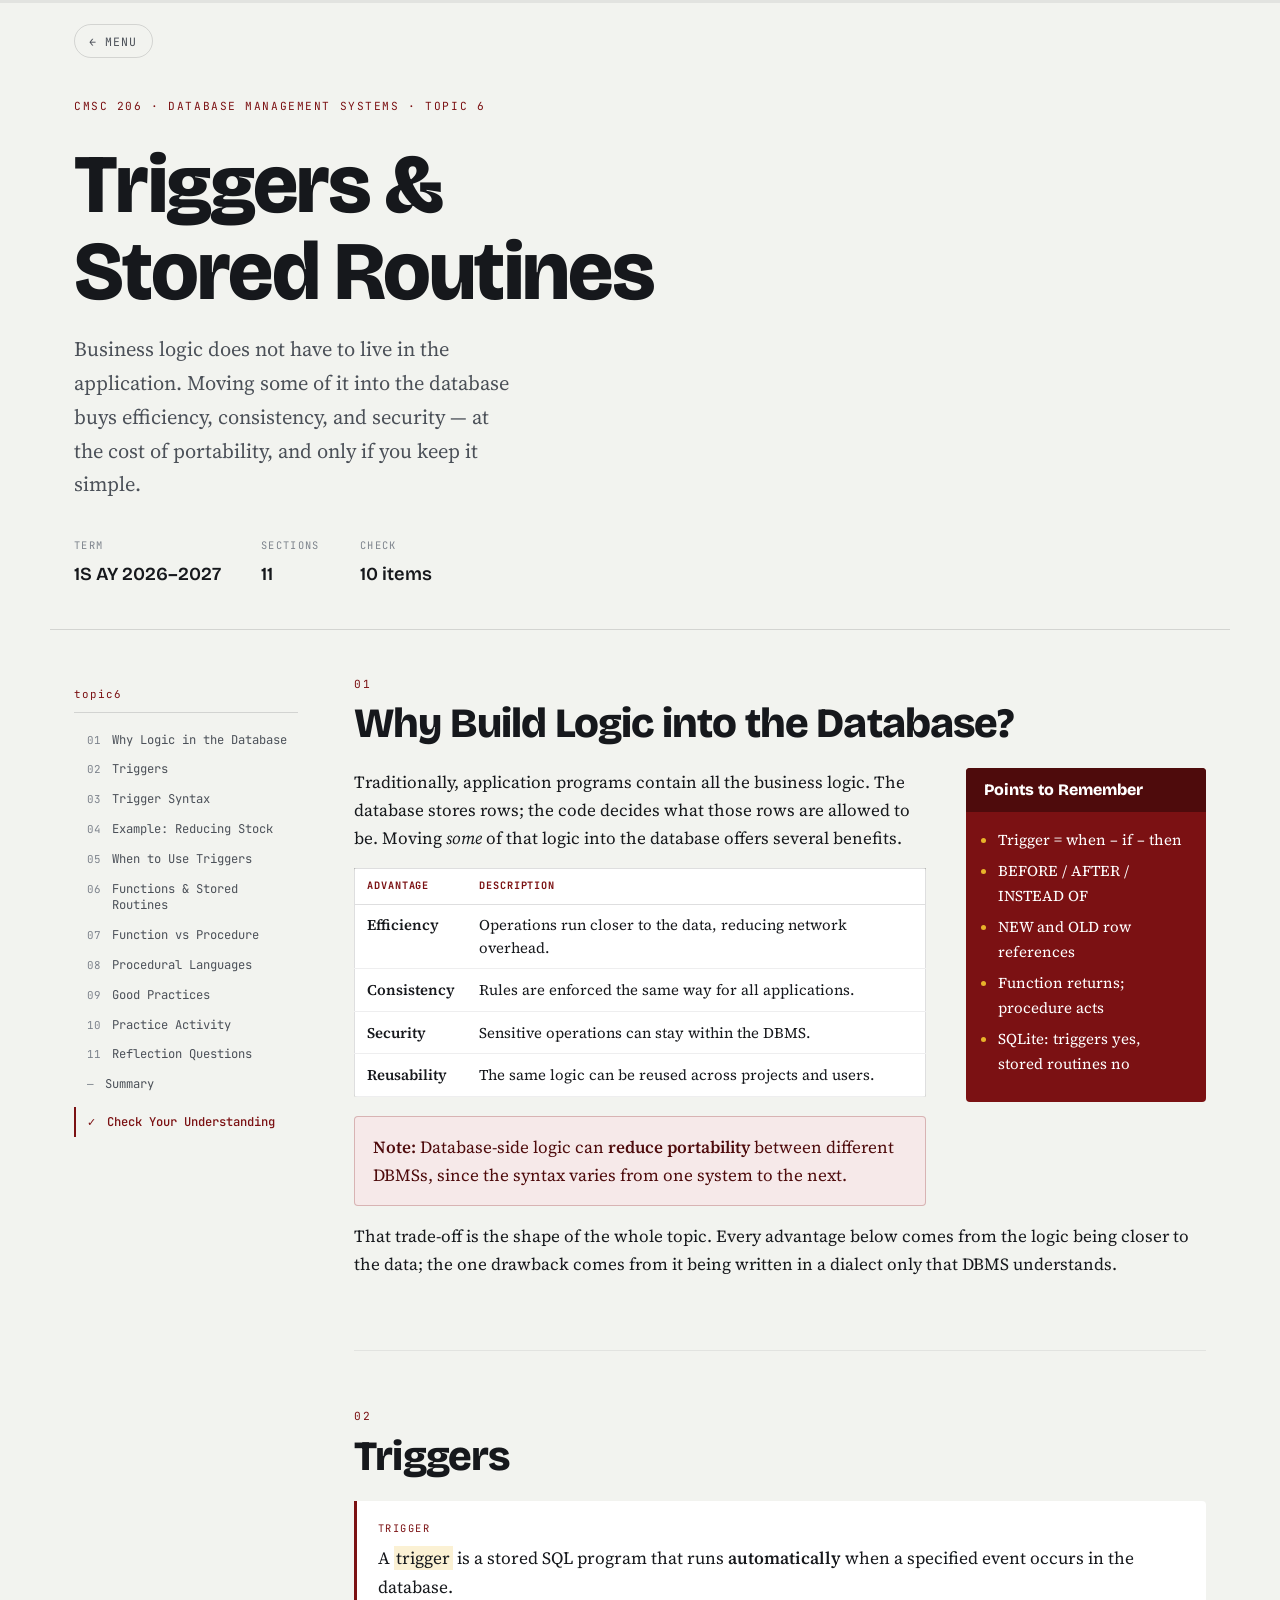
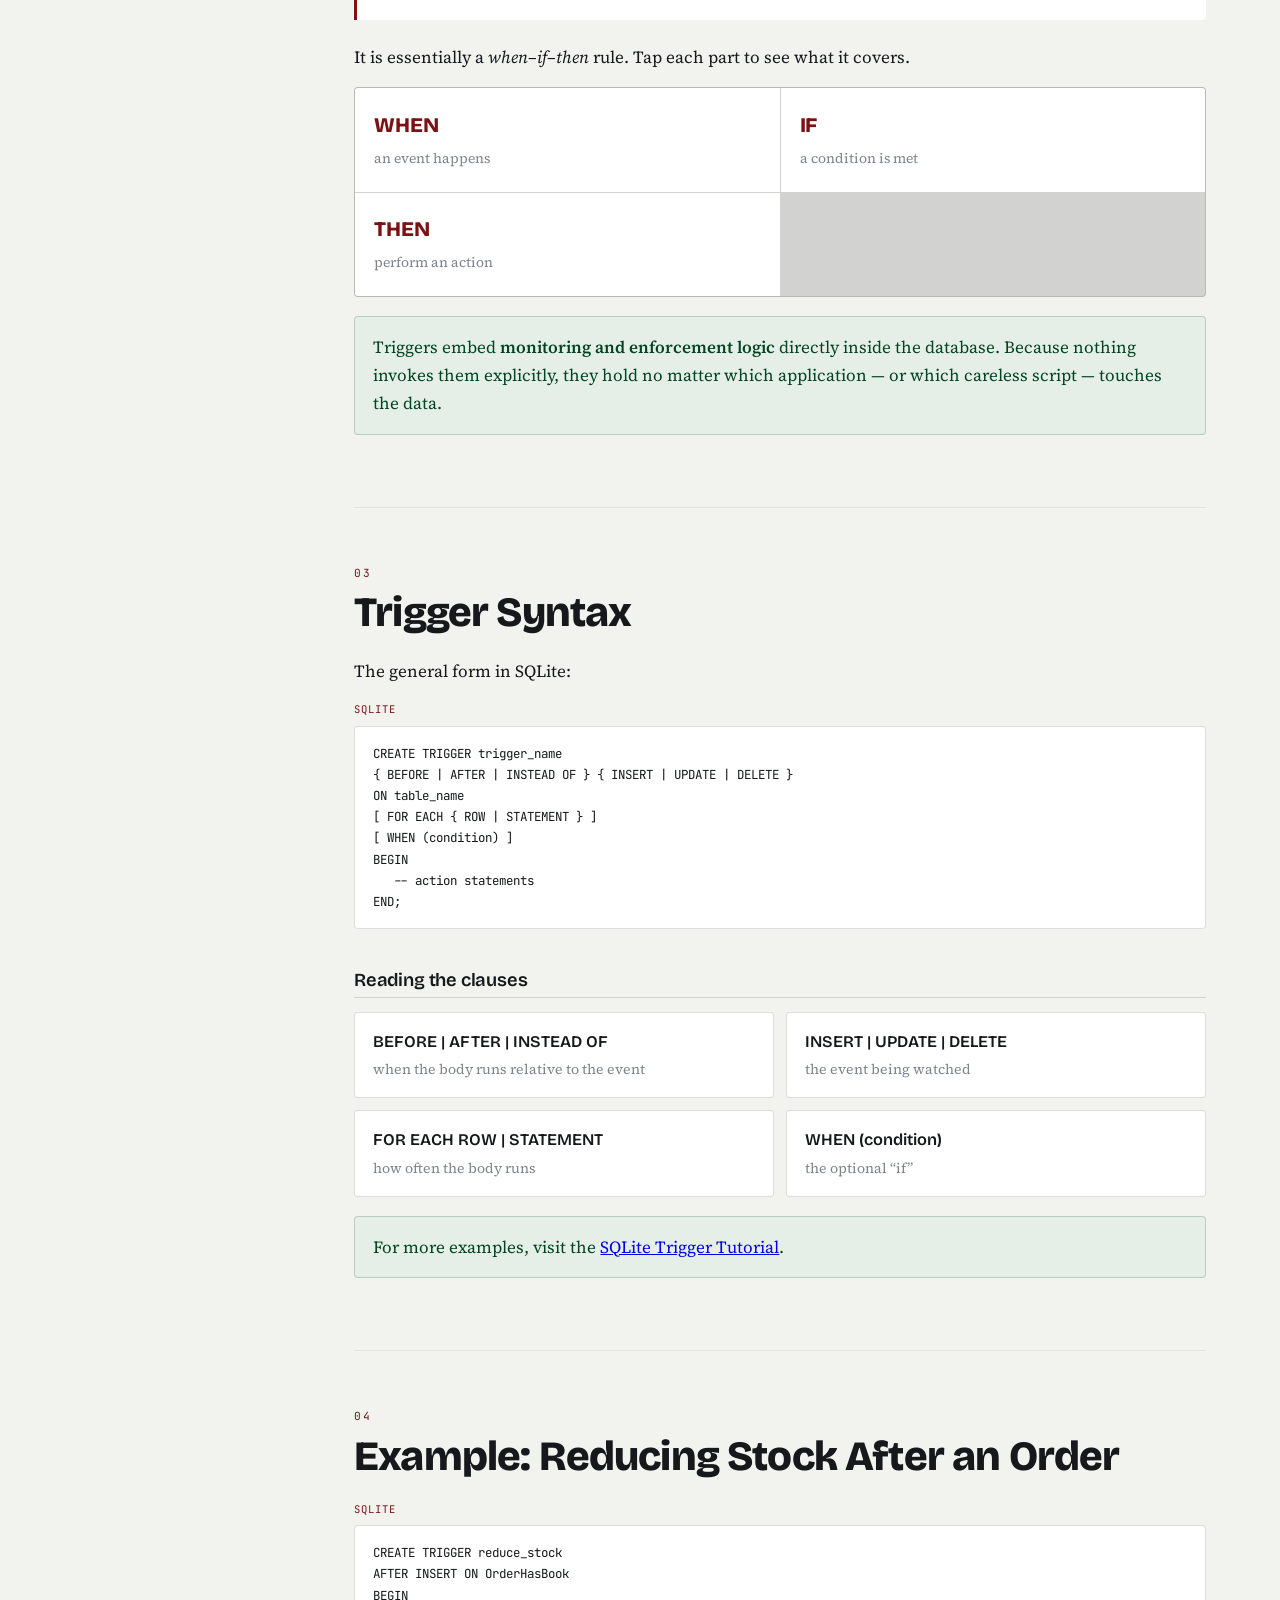
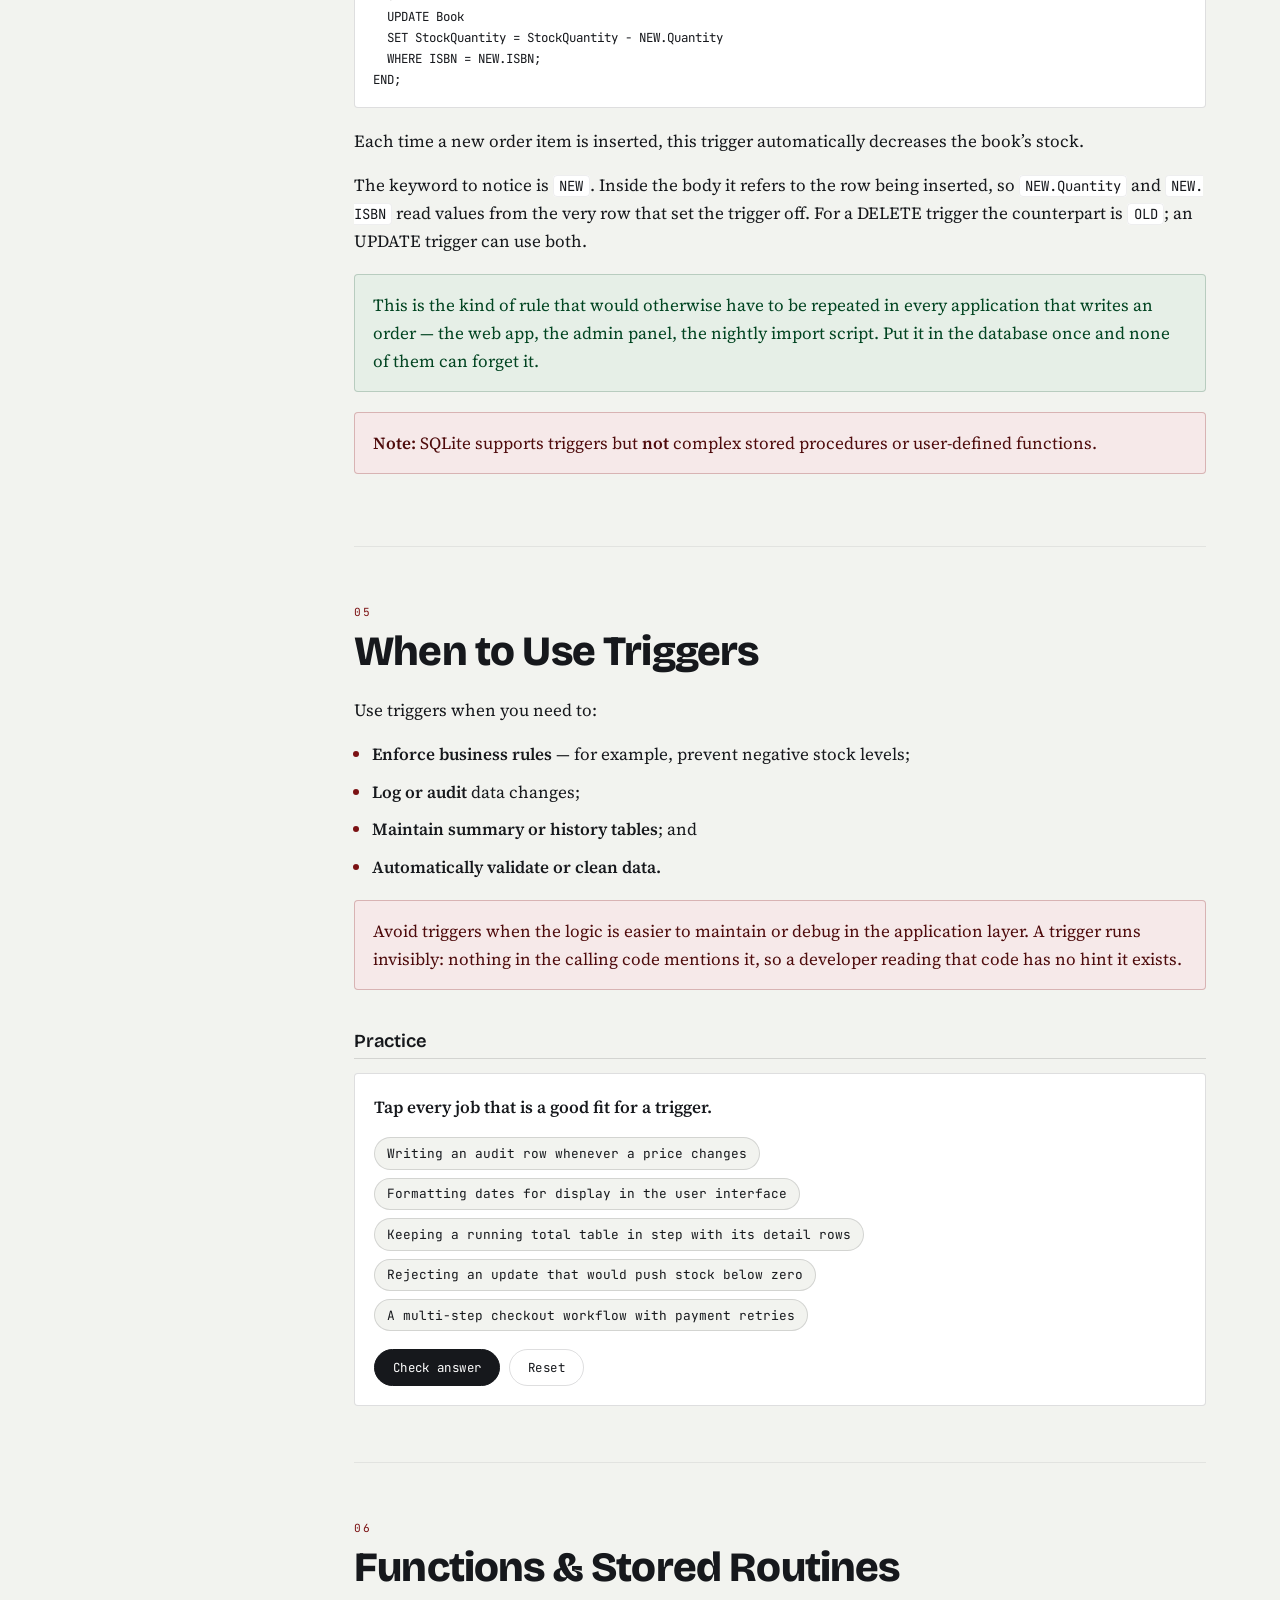
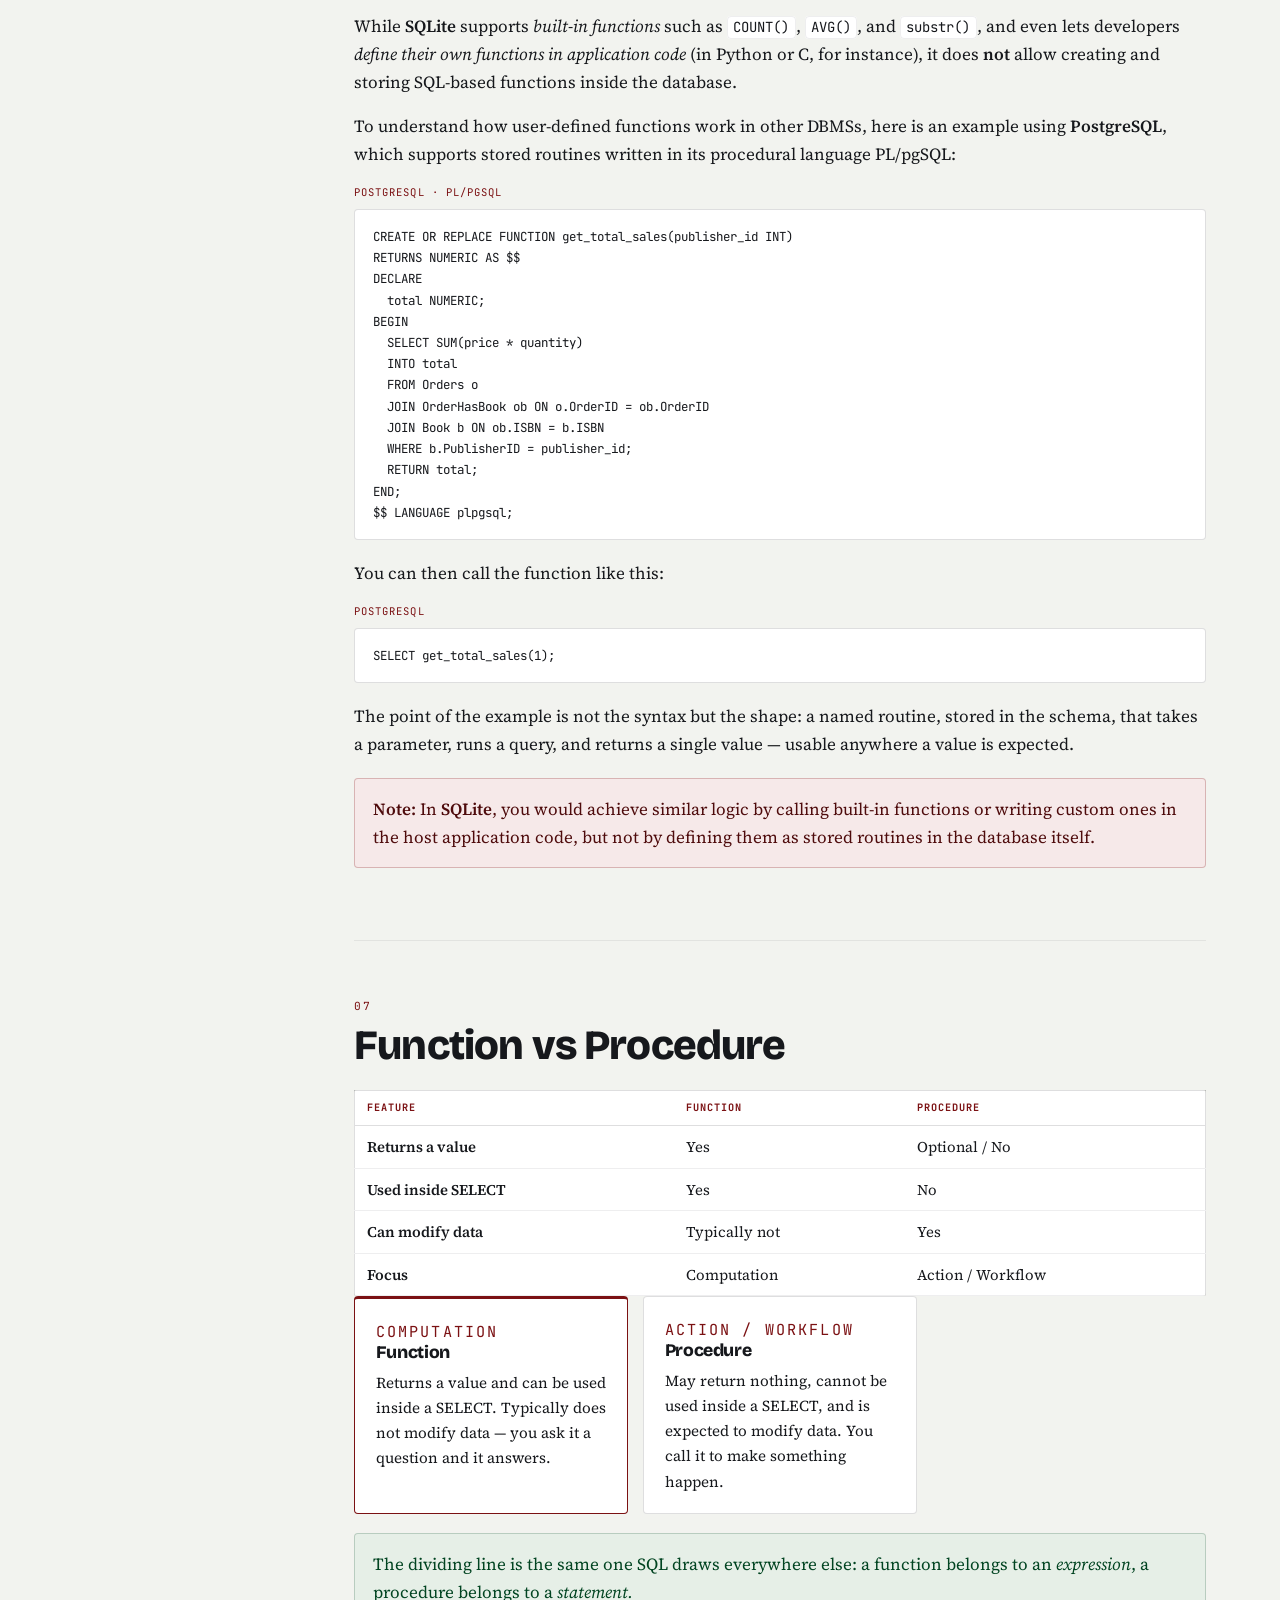
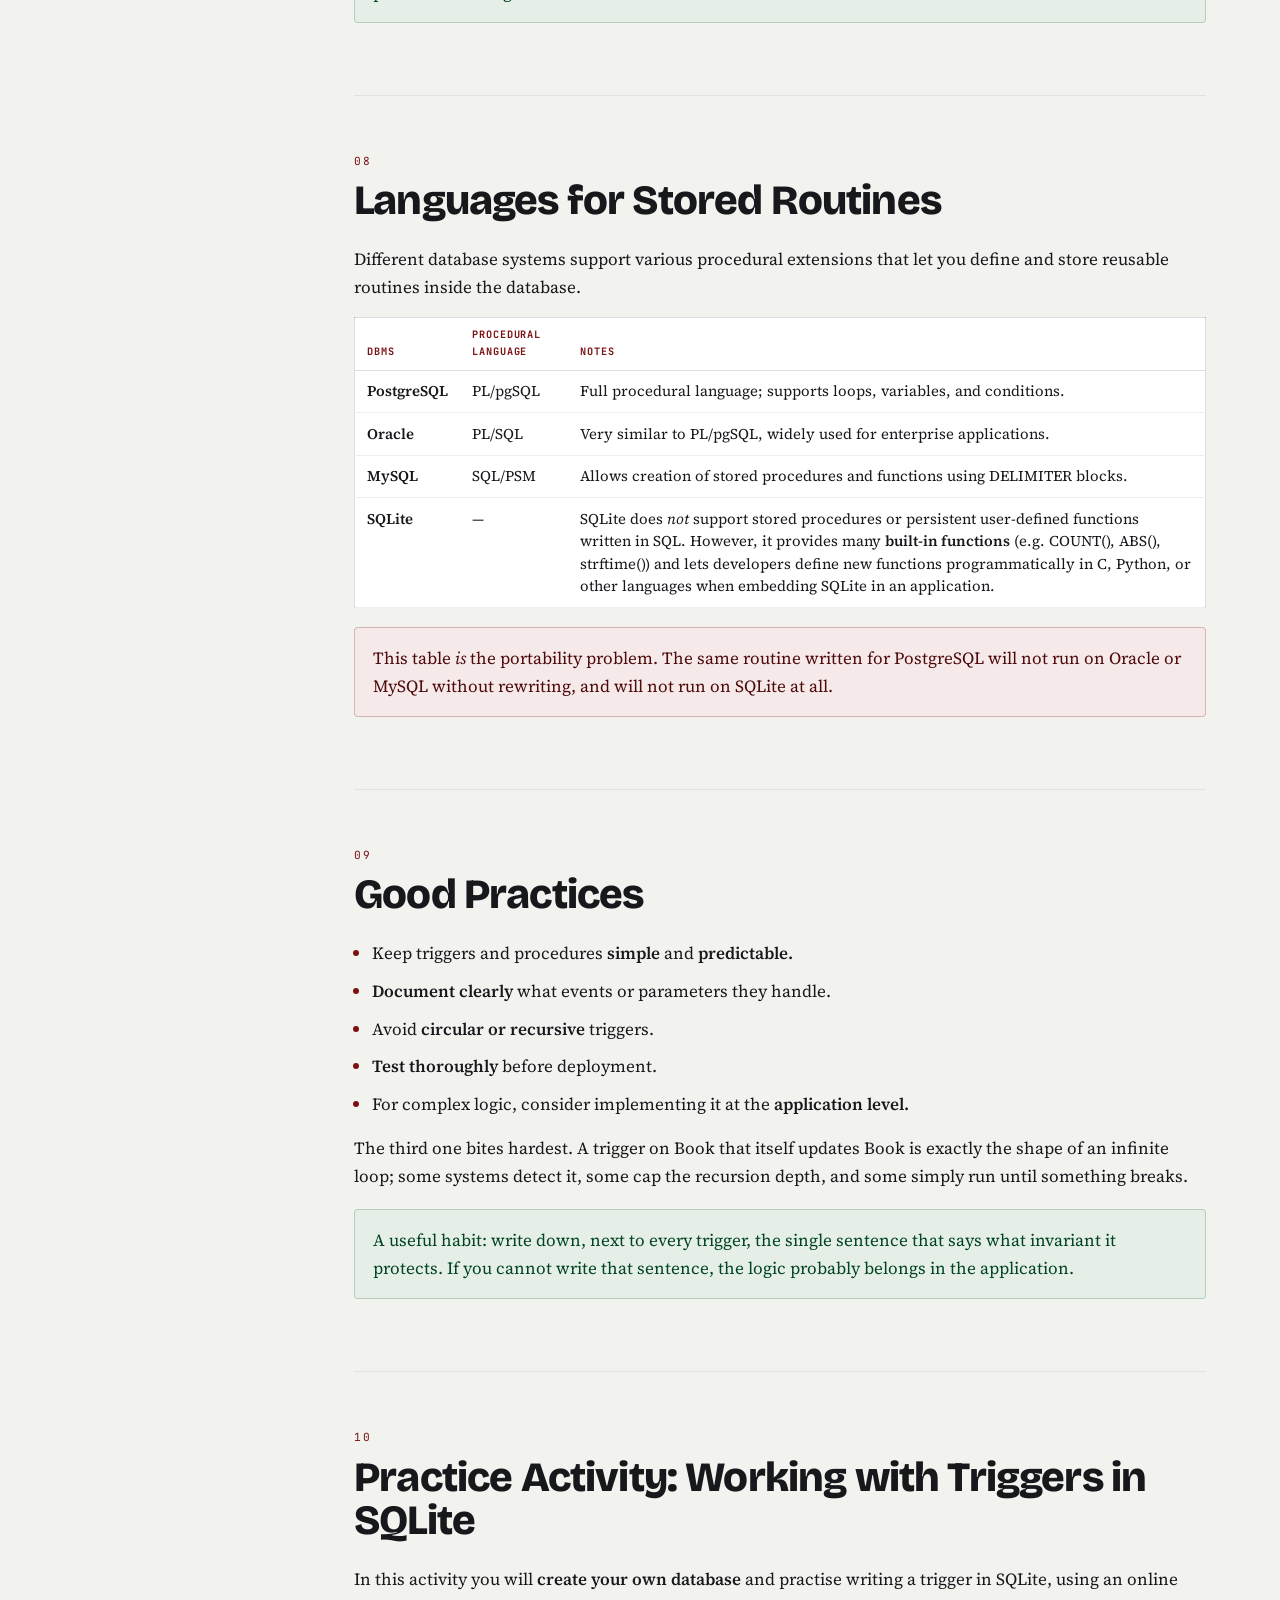
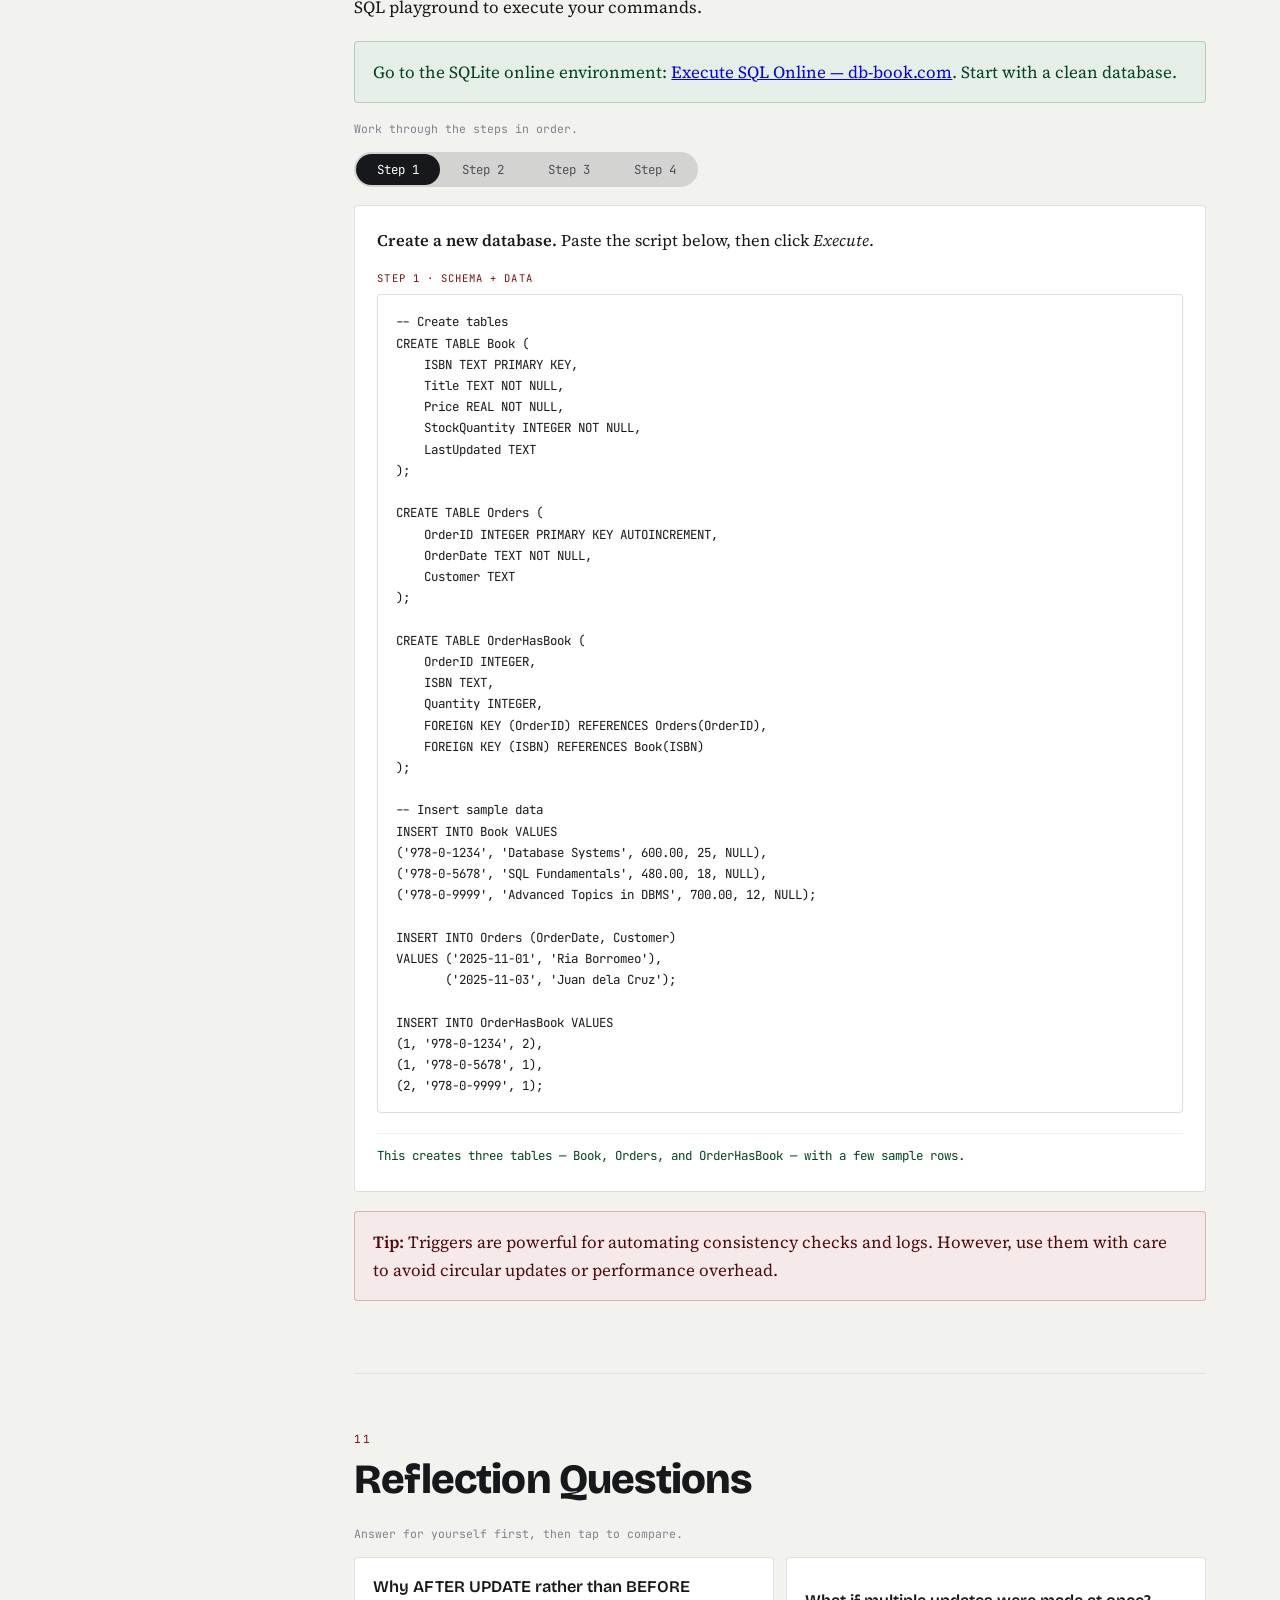
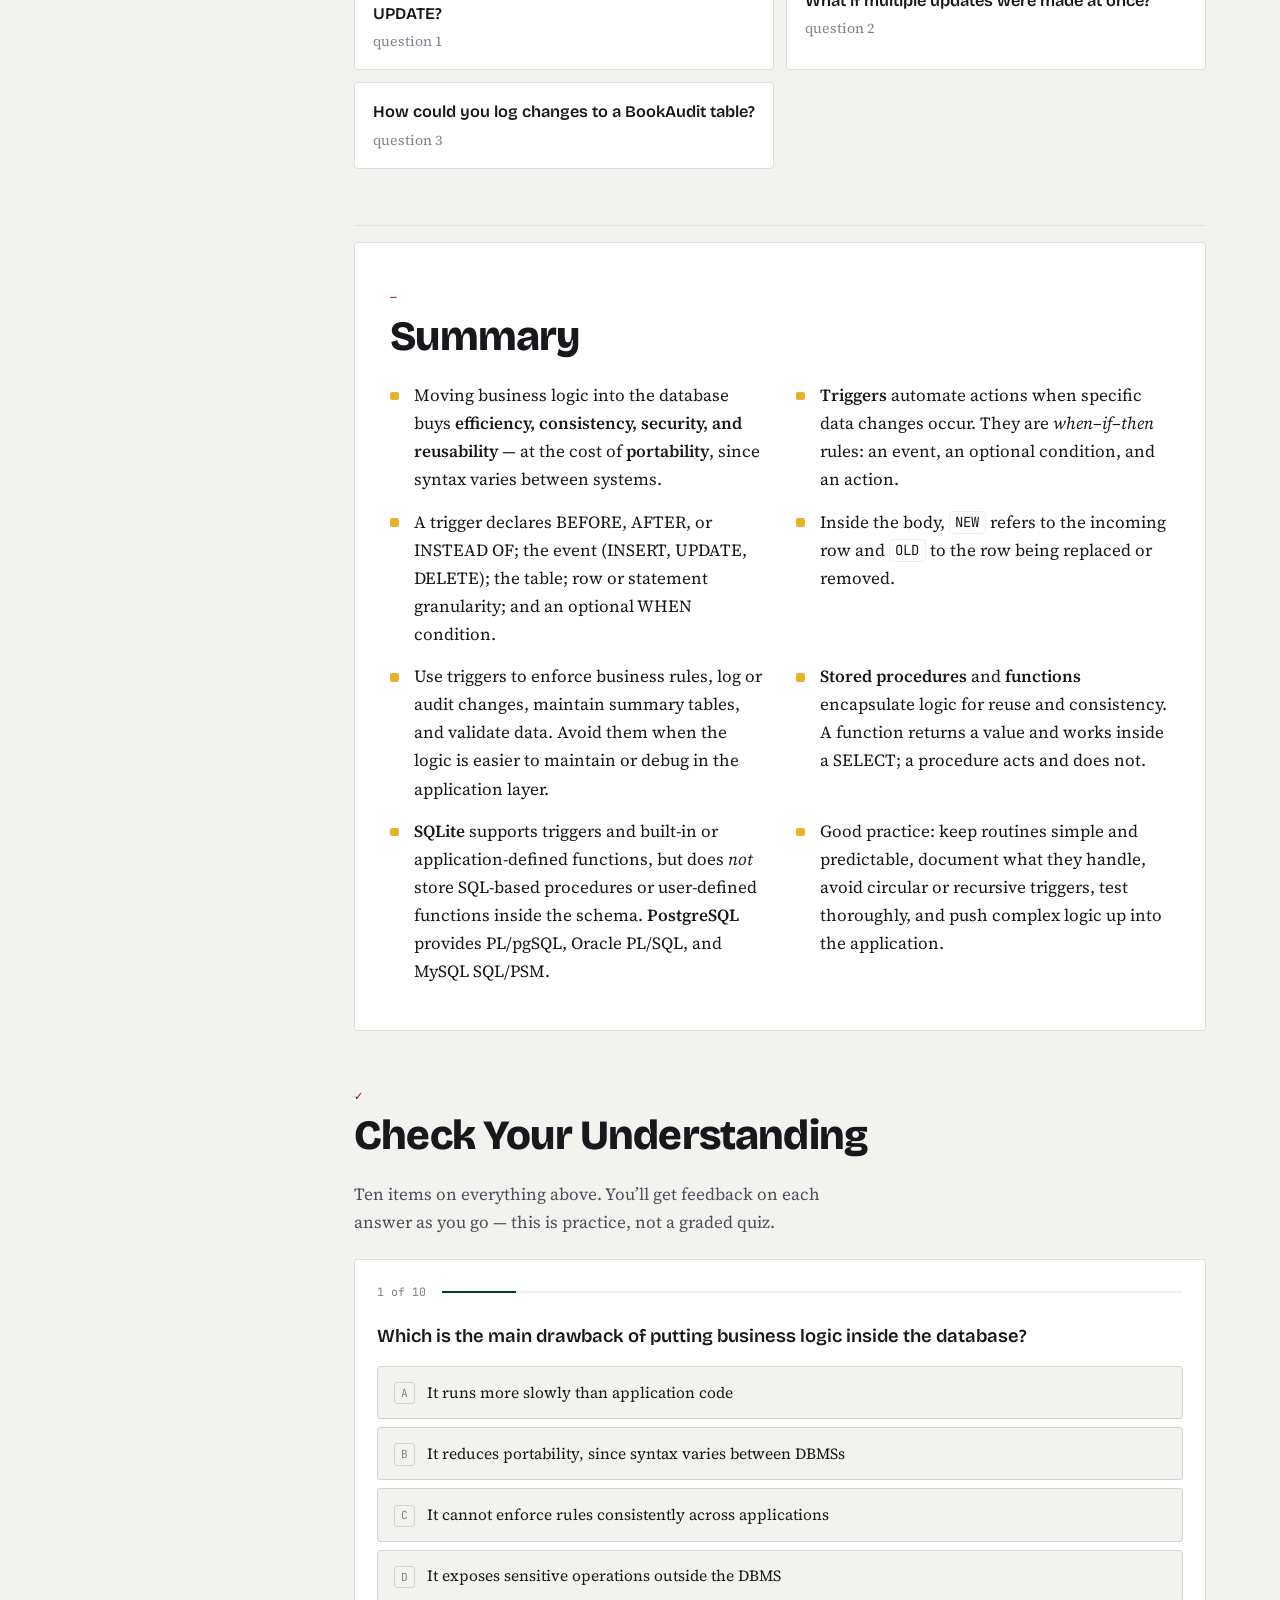
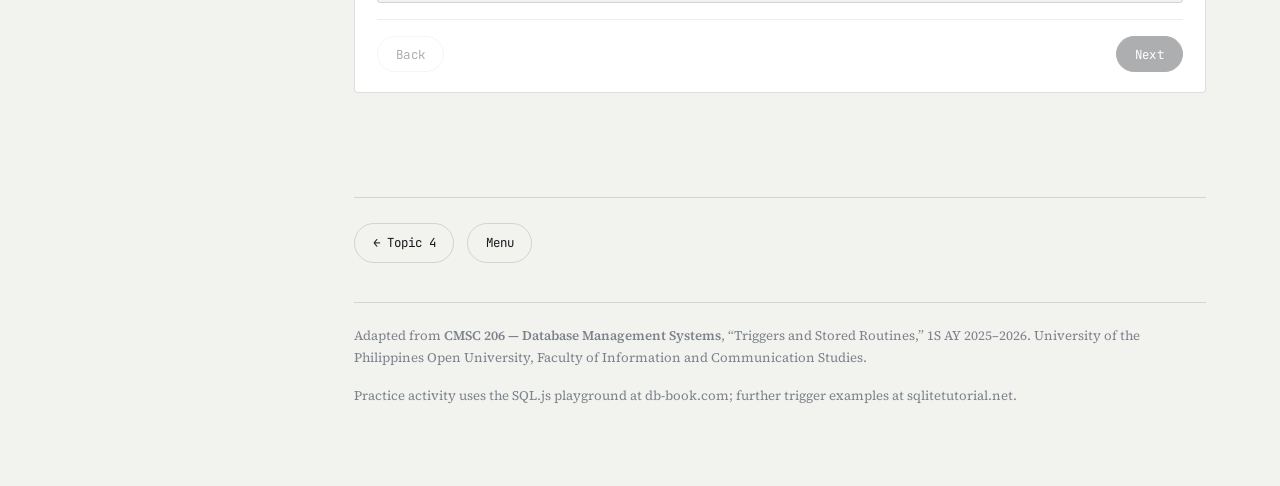
<file: lessons/Topic6.html>
<!DOCTYPE html>
<html lang="en">
<head>
<meta charset="UTF-8">
<meta name="viewport" content="width=device-width, initial-scale=1.0">
<title>Topic 6 &middot; Triggers &amp; Stored Routines &middot; CMSC 206</title>
<link rel="preconnect" href="https://fonts.googleapis.com">
<link rel="preconnect" href="https://fonts.gstatic.com" crossorigin>
<link href="https://fonts.googleapis.com/css2?family=Bricolage+Grotesque:opsz,wght@12..96,600;12..96,800&family=JetBrains+Mono:wght@400;500;700&family=Source+Serif+4:opsz,wght@8..60,400;8..60,600;8..60,700&display=swap" rel="stylesheet">
<link rel="stylesheet" href="../assets/style.css">
</head>
<body data-lesson="topic6">

<div class="progress" role="progressbar" aria-label="Lesson progress" aria-valuemin="0" aria-valuemax="100" aria-valuenow="0">
  <div class="progress__bar"></div>
</div>

<div class="topbar">
  <a class="menu-link" href="../index.html"><span aria-hidden="true">&larr;</span> Menu</a>
</div>

<header class="hero">
  <p class="eyebrow">CMSC 206 &middot; Database Management Systems &middot; Topic 6</p>
  <h1>Triggers &amp;<br>Stored Routines</h1>
  <p class="hero__lede">Business logic does not have to live in the application. Moving some of it into the database buys efficiency, consistency, and security &mdash; at the cost of portability, and only if you keep it simple.</p>
  <dl class="hero__meta">
    <div><dt>Term</dt><dd>1S AY 2026&ndash;2027</dd></div>
    <div><dt>Sections</dt><dd>11</dd></div>
    <div><dt>Check</dt><dd>10 items</dd></div>
  </dl>
</header>

<div class="shell">

  <nav class="rail" aria-label="Lesson sections">
    <p class="rail__label">topic6</p>
    <ol class="rail__list">
      <li><a href="#why" class="rail__link"><span>01</span> Why Logic in the Database</a></li>
      <li><a href="#triggers" class="rail__link"><span>02</span> Triggers</a></li>
      <li><a href="#syntax" class="rail__link"><span>03</span> Trigger Syntax</a></li>
      <li><a href="#stock" class="rail__link"><span>04</span> Example: Reducing Stock</a></li>
      <li><a href="#when" class="rail__link"><span>05</span> When to Use Triggers</a></li>
      <li><a href="#functions" class="rail__link"><span>06</span> Functions &amp; Stored Routines</a></li>
      <li><a href="#funcproc" class="rail__link"><span>07</span> Function vs Procedure</a></li>
      <li><a href="#languages" class="rail__link"><span>08</span> Procedural Languages</a></li>
      <li><a href="#practices" class="rail__link"><span>09</span> Good Practices</a></li>
      <li><a href="#activity" class="rail__link"><span>10</span> Practice Activity</a></li>
      <li><a href="#reflection" class="rail__link"><span>11</span> Reflection Questions</a></li>
      <li><a href="#summary" class="rail__link"><span>&mdash;</span> Summary</a></li>
      <li><a href="#check" class="rail__link rail__link--check"><span>&#10003;</span> Check Your Understanding</a></li>
    </ol>
  </nav>

  <main class="main">

    <!-- ============ 01 WHY LOGIC IN THE DATABASE ============ -->
    <section id="why" class="section">
      <p class="section__num">01</p>
      <h2>Why Build Logic into the Database?</h2>
      <div class="split">
        <div>
          <p>Traditionally, application programs contain all the business logic. The database stores rows; the code decides what those rows are allowed to be. Moving <em>some</em> of that logic into the database offers several benefits.</p>
          <div style="overflow-x:auto;">
<table style="width:100%; border-collapse:collapse; background:var(--card); border:1px solid var(--rule); border-radius:var(--r);">
<thead><tr>
<th style="text-align:left; padding:.55rem .75rem; border-bottom:1px solid var(--rule); font-family:var(--mono); font-size:.64rem; letter-spacing:.09em; text-transform:uppercase; color:var(--maroon); vertical-align:bottom;">Advantage</th>
<th style="text-align:left; padding:.55rem .75rem; border-bottom:1px solid var(--rule); font-family:var(--mono); font-size:.64rem; letter-spacing:.09em; text-transform:uppercase; color:var(--maroon); vertical-align:bottom;">Description</th>
</tr></thead><tbody>
<tr>
<td style="padding:.6rem .75rem; border-bottom:1px solid var(--rule-soft); font-size:.93rem; line-height:1.5; vertical-align:top; font-weight:600; white-space:nowrap;">Efficiency</td>
<td style="padding:.6rem .75rem; border-bottom:1px solid var(--rule-soft); font-size:.93rem; line-height:1.5; vertical-align:top;">Operations run closer to the data, reducing network overhead.</td>
</tr>
<tr>
<td style="padding:.6rem .75rem; border-bottom:1px solid var(--rule-soft); font-size:.93rem; line-height:1.5; vertical-align:top; font-weight:600; white-space:nowrap;">Consistency</td>
<td style="padding:.6rem .75rem; border-bottom:1px solid var(--rule-soft); font-size:.93rem; line-height:1.5; vertical-align:top;">Rules are enforced the same way for all applications.</td>
</tr>
<tr>
<td style="padding:.6rem .75rem; border-bottom:1px solid var(--rule-soft); font-size:.93rem; line-height:1.5; vertical-align:top; font-weight:600; white-space:nowrap;">Security</td>
<td style="padding:.6rem .75rem; border-bottom:1px solid var(--rule-soft); font-size:.93rem; line-height:1.5; vertical-align:top;">Sensitive operations can stay within the DBMS.</td>
</tr>
<tr>
<td style="padding:.6rem .75rem; border-bottom:1px solid var(--rule-soft); font-size:.93rem; line-height:1.5; vertical-align:top; font-weight:600; white-space:nowrap;">Reusability</td>
<td style="padding:.6rem .75rem; border-bottom:1px solid var(--rule-soft); font-size:.93rem; line-height:1.5; vertical-align:top;">The same logic can be reused across projects and users.</td>
</tr>
</tbody></table></div>
          <p class="callout callout--warn"><strong>Note:</strong> Database-side logic can <strong>reduce portability</strong> between different DBMSs, since the syntax varies from one system to the next.</p>
        </div>
        <aside class="remember">
          <h3>Points to Remember</h3>
          <ul>
            <li>Trigger = when &ndash; if &ndash; then</li>
            <li>BEFORE / AFTER / INSTEAD OF</li>
            <li>NEW and OLD row references</li>
            <li>Function returns; procedure acts</li>
            <li>SQLite: triggers yes, stored routines no</li>
          </ul>
        </aside>
      </div>
      <p>That trade-off is the shape of the whole topic. Every advantage below comes from the logic being closer to the data; the one drawback comes from it being written in a dialect only that DBMS understands.</p>
    </section>

    <!-- ============ 02 TRIGGERS ============ -->
    <section id="triggers" class="section">
      <p class="section__num">02</p>
      <h2>Triggers</h2>
      <div class="definition">
        <p class="definition__tag">Trigger</p>
        <p>A <mark>trigger</mark> is a stored SQL program that runs <strong>automatically</strong> when a specified event occurs in the database.</p>
      </div>
      <p>It is essentially a <em>when&ndash;if&ndash;then</em> rule. Tap each part to see what it covers.</p>
      <div class="quad">
        <button class="quad__cell" type="button" data-reveal aria-expanded="false">
          <span class="quad__word"><b>When</b></span>
          <span class="quad__short">an event happens</span>
          <span class="quad__long">An INSERT, UPDATE, or DELETE on a particular table. The event is what wakes the trigger up &mdash; nothing calls it, and no application can choose to skip it.</span>
        </button>
        <button class="quad__cell" type="button" data-reveal aria-expanded="false">
          <span class="quad__word"><b>If</b></span>
          <span class="quad__short">a condition is met</span>
          <span class="quad__long">An optional WHEN clause. If it evaluates false for a given row, the trigger body is skipped for that row and the original statement carries on unaffected.</span>
        </button>
        <button class="quad__cell" type="button" data-reveal aria-expanded="false">
          <span class="quad__word"><b>Then</b></span>
          <span class="quad__short">perform an action</span>
          <span class="quad__long">The body: one or more SQL statements, such as updating another table, writing an audit row, or raising an error to abort the operation.</span>
        </button>
      </div>
      <p class="callout callout--note">Triggers embed <strong>monitoring and enforcement logic</strong> directly inside the database. Because nothing invokes them explicitly, they hold no matter which application &mdash; or which careless script &mdash; touches the data.</p>
    </section>

    <!-- ============ 03 TRIGGER SYNTAX ============ -->
    <section id="syntax" class="section">
      <p class="section__num">03</p>
      <h2>Trigger Syntax</h2>
      <p>The general form in SQLite:</p>
      <p style="font-family:var(--mono); font-size:.66rem; letter-spacing:.1em; text-transform:uppercase; color:var(--maroon); margin:0 0 .45rem;">sqlite</p><pre style="font-family:var(--mono); font-size:.78rem; line-height:1.7; background:var(--card); border:1px solid var(--rule); border-radius:var(--r); padding:1rem 1.1rem; margin:0 0 1.2rem; overflow-x:auto;">CREATE TRIGGER trigger_name
{ BEFORE | AFTER | INSTEAD OF } { INSERT | UPDATE | DELETE }
ON table_name
[ FOR EACH { ROW | STATEMENT } ]
[ WHEN (condition) ]
BEGIN
   -- action statements
END;</pre>
      <h3 class="sub">Reading the clauses</h3>
      <div class="cards">
        <button class="card" type="button" data-reveal aria-expanded="false">
          <span class="card__title">BEFORE | AFTER | INSTEAD OF</span>
          <span class="card__sub">when the body runs relative to the event</span>
          <span class="card__data">BEFORE runs while the row still holds its old values; AFTER runs once the change has been applied; INSTEAD OF replaces the operation entirely and is used on views.</span>
        </button>
        <button class="card" type="button" data-reveal aria-expanded="false">
          <span class="card__title">INSERT | UPDATE | DELETE</span>
          <span class="card__sub">the event being watched</span>
          <span class="card__data">One trigger watches one kind of event on one table. Watching three events means writing three triggers.</span>
        </button>
        <button class="card" type="button" data-reveal aria-expanded="false">
          <span class="card__title">FOR EACH ROW | STATEMENT</span>
          <span class="card__sub">how often the body runs</span>
          <span class="card__data">Per affected row, or once for the whole statement. A statement touching fifty rows fires a row-level trigger fifty times.</span>
        </button>
        <button class="card" type="button" data-reveal aria-expanded="false">
          <span class="card__title">WHEN (condition)</span>
          <span class="card__sub">the optional &ldquo;if&rdquo;</span>
          <span class="card__data">Narrows the trigger to rows that matter &mdash; only stock falling below a threshold, only price changes above a certain amount.</span>
        </button>
      </div>
      <p class="callout callout--note">For more examples, visit the <a href="https://www.sqlitetutorial.net/sqlite-trigger/">SQLite Trigger Tutorial</a>.</p>
    </section>

    <!-- ============ 04 EXAMPLE: REDUCING STOCK ============ -->
    <section id="stock" class="section">
      <p class="section__num">04</p>
      <h2>Example: Reducing Stock After an Order</h2>
      <p style="font-family:var(--mono); font-size:.66rem; letter-spacing:.1em; text-transform:uppercase; color:var(--maroon); margin:0 0 .45rem;">sqlite</p><pre style="font-family:var(--mono); font-size:.78rem; line-height:1.7; background:var(--card); border:1px solid var(--rule); border-radius:var(--r); padding:1rem 1.1rem; margin:0 0 1.2rem; overflow-x:auto;">CREATE TRIGGER reduce_stock
AFTER INSERT ON OrderHasBook
BEGIN
  UPDATE Book
  SET StockQuantity = StockQuantity - NEW.Quantity
  WHERE ISBN = NEW.ISBN;
END;</pre>
      <p>Each time a new order item is inserted, this trigger automatically decreases the book&rsquo;s stock.</p>
      <p>The keyword to notice is <code>NEW</code>. Inside the body it refers to the row being inserted, so <code>NEW.Quantity</code> and <code>NEW.ISBN</code> read values from the very row that set the trigger off. For a DELETE trigger the counterpart is <code>OLD</code>; an UPDATE trigger can use both.</p>
      <p class="callout callout--note">This is the kind of rule that would otherwise have to be repeated in every application that writes an order &mdash; the web app, the admin panel, the nightly import script. Put it in the database once and none of them can forget it.</p>
      <p class="callout callout--warn"><strong>Note:</strong> SQLite supports triggers but <strong>not</strong> complex stored procedures or user-defined functions.</p>
    </section>

    <!-- ============ 05 WHEN TO USE TRIGGERS ============ -->
    <section id="when" class="section">
      <p class="section__num">05</p>
      <h2>When to Use Triggers</h2>
      <p>Use triggers when you need to:</p>
      <ul class="list">
        <li><strong>Enforce business rules</strong> &mdash; for example, prevent negative stock levels;</li>
        <li><strong>Log or audit</strong> data changes;</li>
        <li><strong>Maintain summary or history tables</strong>; and</li>
        <li><strong>Automatically validate or clean data.</strong></li>
      </ul>
      <p class="callout callout--warn">Avoid triggers when the logic is easier to maintain or debug in the application layer. A trigger runs invisibly: nothing in the calling code mentions it, so a developer reading that code has no hint it exists.</p>

      <h3 class="sub">Practice</h3>
      <div class="activity" data-activity="pick"
           data-ok="Correct. Triggers earn their place on rules that must hold no matter who writes the data."
           data-no="Not quite. Triggers suit enforcement, auditing, and derived data &mdash; not presentation or one-off application behaviour.">
        <p class="activity__prompt">Tap every job that is a <strong>good fit</strong> for a trigger.</p>
        <div class="chips">
          <button class="chip" type="button" data-correct="true">Writing an audit row whenever a price changes</button>
          <button class="chip" type="button">Formatting dates for display in the user interface</button>
          <button class="chip" type="button" data-correct="true">Keeping a running total table in step with its detail rows</button>
          <button class="chip" type="button" data-correct="true">Rejecting an update that would push stock below zero</button>
          <button class="chip" type="button">A multi-step checkout workflow with payment retries</button>
        </div>
        <div class="activity__foot">
          <button class="btn" type="button" data-pick-check>Check answer</button>
          <button class="btn btn--ghost" type="button" data-pick-reset>Reset</button>
          <p class="activity__verdict" role="status"></p>
        </div>
      </div>
    </section>

    <!-- ============ 06 FUNCTIONS & STORED ROUTINES ============ -->
    <section id="functions" class="section">
      <p class="section__num">06</p>
      <h2>Functions &amp; Stored Routines</h2>
      <p>While <strong>SQLite</strong> supports <em>built-in functions</em> such as <code>COUNT()</code>, <code>AVG()</code>, and <code>substr()</code>, and even lets developers <em>define their own functions in application code</em> (in Python or C, for instance), it does <strong>not</strong> allow creating and storing SQL-based functions inside the database.</p>
      <p>To understand how user-defined functions work in other DBMSs, here is an example using <strong>PostgreSQL</strong>, which supports stored routines written in its procedural language PL/pgSQL:</p>
      <p style="font-family:var(--mono); font-size:.66rem; letter-spacing:.1em; text-transform:uppercase; color:var(--maroon); margin:0 0 .45rem;">postgresql &middot; pl/pgsql</p><pre style="font-family:var(--mono); font-size:.78rem; line-height:1.7; background:var(--card); border:1px solid var(--rule); border-radius:var(--r); padding:1rem 1.1rem; margin:0 0 1.2rem; overflow-x:auto;">CREATE OR REPLACE FUNCTION get_total_sales(publisher_id INT)
RETURNS NUMERIC AS $$
DECLARE
  total NUMERIC;
BEGIN
  SELECT SUM(price * quantity)
  INTO total
  FROM Orders o
  JOIN OrderHasBook ob ON o.OrderID = ob.OrderID
  JOIN Book b ON ob.ISBN = b.ISBN
  WHERE b.PublisherID = publisher_id;
  RETURN total;
END;
$$ LANGUAGE plpgsql;</pre>
      <p>You can then call the function like this:</p>
      <p style="font-family:var(--mono); font-size:.66rem; letter-spacing:.1em; text-transform:uppercase; color:var(--maroon); margin:0 0 .45rem;">postgresql</p><pre style="font-family:var(--mono); font-size:.78rem; line-height:1.7; background:var(--card); border:1px solid var(--rule); border-radius:var(--r); padding:1rem 1.1rem; margin:0 0 1.2rem; overflow-x:auto;">SELECT get_total_sales(1);</pre>
      <p>The point of the example is not the syntax but the shape: a named routine, stored in the schema, that takes a parameter, runs a query, and returns a single value &mdash; usable anywhere a value is expected.</p>
      <p class="callout callout--warn"><strong>Note:</strong> In <strong>SQLite</strong>, you would achieve similar logic by calling built-in functions or writing custom ones in the host application code, but not by defining them as stored routines in the database itself.</p>
    </section>

    <!-- ============ 07 FUNCTION VS PROCEDURE ============ -->
    <section id="funcproc" class="section">
      <p class="section__num">07</p>
      <h2>Function vs Procedure</h2>
      <div style="overflow-x:auto;">
<table style="width:100%; border-collapse:collapse; background:var(--card); border:1px solid var(--rule); border-radius:var(--r);">
<thead><tr>
<th style="text-align:left; padding:.55rem .75rem; border-bottom:1px solid var(--rule); font-family:var(--mono); font-size:.64rem; letter-spacing:.09em; text-transform:uppercase; color:var(--maroon); vertical-align:bottom;">Feature</th>
<th style="text-align:left; padding:.55rem .75rem; border-bottom:1px solid var(--rule); font-family:var(--mono); font-size:.64rem; letter-spacing:.09em; text-transform:uppercase; color:var(--maroon); vertical-align:bottom;">Function</th>
<th style="text-align:left; padding:.55rem .75rem; border-bottom:1px solid var(--rule); font-family:var(--mono); font-size:.64rem; letter-spacing:.09em; text-transform:uppercase; color:var(--maroon); vertical-align:bottom;">Procedure</th>
</tr></thead><tbody>
<tr>
<td style="padding:.6rem .75rem; border-bottom:1px solid var(--rule-soft); font-size:.93rem; line-height:1.5; vertical-align:top; font-weight:600; white-space:nowrap;">Returns a value</td>
<td style="padding:.6rem .75rem; border-bottom:1px solid var(--rule-soft); font-size:.93rem; line-height:1.5; vertical-align:top;">Yes</td>
<td style="padding:.6rem .75rem; border-bottom:1px solid var(--rule-soft); font-size:.93rem; line-height:1.5; vertical-align:top;">Optional / No</td>
</tr>
<tr>
<td style="padding:.6rem .75rem; border-bottom:1px solid var(--rule-soft); font-size:.93rem; line-height:1.5; vertical-align:top; font-weight:600; white-space:nowrap;">Used inside SELECT</td>
<td style="padding:.6rem .75rem; border-bottom:1px solid var(--rule-soft); font-size:.93rem; line-height:1.5; vertical-align:top;">Yes</td>
<td style="padding:.6rem .75rem; border-bottom:1px solid var(--rule-soft); font-size:.93rem; line-height:1.5; vertical-align:top;">No</td>
</tr>
<tr>
<td style="padding:.6rem .75rem; border-bottom:1px solid var(--rule-soft); font-size:.93rem; line-height:1.5; vertical-align:top; font-weight:600; white-space:nowrap;">Can modify data</td>
<td style="padding:.6rem .75rem; border-bottom:1px solid var(--rule-soft); font-size:.93rem; line-height:1.5; vertical-align:top;">Typically not</td>
<td style="padding:.6rem .75rem; border-bottom:1px solid var(--rule-soft); font-size:.93rem; line-height:1.5; vertical-align:top;">Yes</td>
</tr>
<tr>
<td style="padding:.6rem .75rem; border-bottom:1px solid var(--rule-soft); font-size:.93rem; line-height:1.5; vertical-align:top; font-weight:600; white-space:nowrap;">Focus</td>
<td style="padding:.6rem .75rem; border-bottom:1px solid var(--rule-soft); font-size:.93rem; line-height:1.5; vertical-align:top;">Computation</td>
<td style="padding:.6rem .75rem; border-bottom:1px solid var(--rule-soft); font-size:.93rem; line-height:1.5; vertical-align:top;">Action / Workflow</td>
</tr>
</tbody></table></div>
      <div class="types">
        <article class="type type--focus">
          <p class="type__tag">computation</p>
          <h3>Function</h3>
          <p>Returns a value and can be used inside a SELECT. Typically does not modify data &mdash; you ask it a question and it answers.</p>
        </article>
        <article class="type">
          <p class="type__tag">action / workflow</p>
          <h3>Procedure</h3>
          <p>May return nothing, cannot be used inside a SELECT, and is expected to modify data. You call it to make something happen.</p>
        </article>
      </div>
      <p class="callout callout--note">The dividing line is the same one SQL draws everywhere else: a function belongs to an <em>expression</em>, a procedure belongs to a <em>statement.</em></p>
    </section>

    <!-- ============ 08 PROCEDURAL LANGUAGES ============ -->
    <section id="languages" class="section">
      <p class="section__num">08</p>
      <h2>Languages for Stored Routines</h2>
      <p>Different database systems support various procedural extensions that let you define and store reusable routines inside the database.</p>
      <div style="overflow-x:auto;">
<table style="width:100%; border-collapse:collapse; background:var(--card); border:1px solid var(--rule); border-radius:var(--r);">
<thead><tr>
<th style="text-align:left; padding:.55rem .75rem; border-bottom:1px solid var(--rule); font-family:var(--mono); font-size:.64rem; letter-spacing:.09em; text-transform:uppercase; color:var(--maroon); vertical-align:bottom;">DBMS</th>
<th style="text-align:left; padding:.55rem .75rem; border-bottom:1px solid var(--rule); font-family:var(--mono); font-size:.64rem; letter-spacing:.09em; text-transform:uppercase; color:var(--maroon); vertical-align:bottom;">Procedural language</th>
<th style="text-align:left; padding:.55rem .75rem; border-bottom:1px solid var(--rule); font-family:var(--mono); font-size:.64rem; letter-spacing:.09em; text-transform:uppercase; color:var(--maroon); vertical-align:bottom;">Notes</th>
</tr></thead><tbody>
<tr>
<td style="padding:.6rem .75rem; border-bottom:1px solid var(--rule-soft); font-size:.93rem; line-height:1.5; vertical-align:top; font-weight:600; white-space:nowrap;">PostgreSQL</td>
<td style="padding:.6rem .75rem; border-bottom:1px solid var(--rule-soft); font-size:.93rem; line-height:1.5; vertical-align:top;">PL/pgSQL</td>
<td style="padding:.6rem .75rem; border-bottom:1px solid var(--rule-soft); font-size:.93rem; line-height:1.5; vertical-align:top;">Full procedural language; supports loops, variables, and conditions.</td>
</tr>
<tr>
<td style="padding:.6rem .75rem; border-bottom:1px solid var(--rule-soft); font-size:.93rem; line-height:1.5; vertical-align:top; font-weight:600; white-space:nowrap;">Oracle</td>
<td style="padding:.6rem .75rem; border-bottom:1px solid var(--rule-soft); font-size:.93rem; line-height:1.5; vertical-align:top;">PL/SQL</td>
<td style="padding:.6rem .75rem; border-bottom:1px solid var(--rule-soft); font-size:.93rem; line-height:1.5; vertical-align:top;">Very similar to PL/pgSQL, widely used for enterprise applications.</td>
</tr>
<tr>
<td style="padding:.6rem .75rem; border-bottom:1px solid var(--rule-soft); font-size:.93rem; line-height:1.5; vertical-align:top; font-weight:600; white-space:nowrap;">MySQL</td>
<td style="padding:.6rem .75rem; border-bottom:1px solid var(--rule-soft); font-size:.93rem; line-height:1.5; vertical-align:top;">SQL/PSM</td>
<td style="padding:.6rem .75rem; border-bottom:1px solid var(--rule-soft); font-size:.93rem; line-height:1.5; vertical-align:top;">Allows creation of stored procedures and functions using DELIMITER blocks.</td>
</tr>
<tr>
<td style="padding:.6rem .75rem; border-bottom:1px solid var(--rule-soft); font-size:.93rem; line-height:1.5; vertical-align:top; font-weight:600; white-space:nowrap;">SQLite</td>
<td style="padding:.6rem .75rem; border-bottom:1px solid var(--rule-soft); font-size:.93rem; line-height:1.5; vertical-align:top;">&mdash;</td>
<td style="padding:.6rem .75rem; border-bottom:1px solid var(--rule-soft); font-size:.93rem; line-height:1.5; vertical-align:top;">SQLite does <em>not</em> support stored procedures or persistent user-defined functions written in SQL. However, it provides many <strong>built-in functions</strong> (e.g. COUNT(), ABS(), strftime()) and lets developers define new functions programmatically in C, Python, or other languages when embedding SQLite in an application.</td>
</tr>
</tbody></table></div>
      <p class="callout callout--warn">This table <em>is</em> the portability problem. The same routine written for PostgreSQL will not run on Oracle or MySQL without rewriting, and will not run on SQLite at all.</p>
    </section>

    <!-- ============ 09 GOOD PRACTICES ============ -->
    <section id="practices" class="section">
      <p class="section__num">09</p>
      <h2>Good Practices</h2>
      <ul class="list">
        <li>Keep triggers and procedures <strong>simple</strong> and <strong>predictable.</strong></li>
        <li><strong>Document clearly</strong> what events or parameters they handle.</li>
        <li>Avoid <strong>circular or recursive</strong> triggers.</li>
        <li><strong>Test thoroughly</strong> before deployment.</li>
        <li>For complex logic, consider implementing it at the <strong>application level.</strong></li>
      </ul>
      <p>The third one bites hardest. A trigger on Book that itself updates Book is exactly the shape of an infinite loop; some systems detect it, some cap the recursion depth, and some simply run until something breaks.</p>
      <p class="callout callout--note">A useful habit: write down, next to every trigger, the single sentence that says what invariant it protects. If you cannot write that sentence, the logic probably belongs in the application.</p>
    </section>

    <!-- ============ 10 PRACTICE ACTIVITY ============ -->
    <section id="activity" class="section">
      <p class="section__num">10</p>
      <h2>Practice Activity: Working with Triggers in SQLite</h2>
      <p>In this activity you will <strong>create your own database</strong> and practise writing a trigger in SQLite, using an online SQL playground to execute your commands.</p>
      <p class="callout callout--note">Go to the SQLite online environment: <a href="https://db-book.com/university-lab-dir/sqljs.html">Execute SQL Online &mdash; db-book.com</a>. Start with a clean database.</p>
      <p class="hint">Work through the steps in order.</p>
      <div class="toggle" role="tablist" aria-label="Activity steps">
        <button class="toggle__btn is-on" type="button" role="tab" aria-selected="true" data-panel="step-1">Step 1</button>
        <button class="toggle__btn" type="button" role="tab" aria-selected="false" data-panel="step-2">Step 2</button>
        <button class="toggle__btn" type="button" role="tab" aria-selected="false" data-panel="step-3">Step 3</button>
        <button class="toggle__btn" type="button" role="tab" aria-selected="false" data-panel="step-4">Step 4</button>
      </div>
      <div class="panel" id="step-1">
        <p class="panel__lede"><strong>Create a new database.</strong> Paste the script below, then click <em>Execute</em>.</p>
        <p style="font-family:var(--mono); font-size:.66rem; letter-spacing:.1em; text-transform:uppercase; color:var(--maroon); margin:0 0 .45rem;">step 1 &middot; schema + data</p><pre style="font-family:var(--mono); font-size:.78rem; line-height:1.7; background:var(--card); border:1px solid var(--rule); border-radius:var(--r); padding:1rem 1.1rem; margin:0 0 1.2rem; overflow-x:auto;">-- Create tables
CREATE TABLE Book (
    ISBN TEXT PRIMARY KEY,
    Title TEXT NOT NULL,
    Price REAL NOT NULL,
    StockQuantity INTEGER NOT NULL,
    LastUpdated TEXT
);

CREATE TABLE Orders (
    OrderID INTEGER PRIMARY KEY AUTOINCREMENT,
    OrderDate TEXT NOT NULL,
    Customer TEXT
);

CREATE TABLE OrderHasBook (
    OrderID INTEGER,
    ISBN TEXT,
    Quantity INTEGER,
    FOREIGN KEY (OrderID) REFERENCES Orders(OrderID),
    FOREIGN KEY (ISBN) REFERENCES Book(ISBN)
);

-- Insert sample data
INSERT INTO Book VALUES
('978-0-1234', 'Database Systems', 600.00, 25, NULL),
('978-0-5678', 'SQL Fundamentals', 480.00, 18, NULL),
('978-0-9999', 'Advanced Topics in DBMS', 700.00, 12, NULL);

INSERT INTO Orders (OrderDate, Customer)
VALUES ('2025-11-01', 'Ria Borromeo'),
       ('2025-11-03', 'Juan dela Cruz');

INSERT INTO OrderHasBook VALUES
(1, '978-0-1234', 2),
(1, '978-0-5678', 1),
(2, '978-0-9999', 1);</pre>
        <p class="panel__use">This creates three tables &mdash; Book, Orders, and OrderHasBook &mdash; with a few sample rows.</p>
      </div>
      <div class="panel is-hidden" id="step-2">
        <p class="panel__lede"><strong>Inspect the tables.</strong> View the contents of the Book table.</p>
        <p style="font-family:var(--mono); font-size:.66rem; letter-spacing:.1em; text-transform:uppercase; color:var(--maroon); margin:0 0 .45rem;">step 2</p><pre style="font-family:var(--mono); font-size:.78rem; line-height:1.7; background:var(--card); border:1px solid var(--rule); border-radius:var(--r); padding:1rem 1.1rem; margin:0 0 1.2rem; overflow-x:auto;">SELECT * FROM Book;</pre>
        <p class="panel__use">Notice that the column LastUpdated is currently NULL for all books.</p>
      </div>
      <div class="panel is-hidden" id="step-3">
        <p class="panel__lede"><strong>Create a trigger</strong> that automatically updates LastUpdated whenever a book&rsquo;s record is modified &mdash; its price or stock, for instance.</p>
        <p style="font-family:var(--mono); font-size:.66rem; letter-spacing:.1em; text-transform:uppercase; color:var(--maroon); margin:0 0 .45rem;">step 3</p><pre style="font-family:var(--mono); font-size:.78rem; line-height:1.7; background:var(--card); border:1px solid var(--rule); border-radius:var(--r); padding:1rem 1.1rem; margin:0 0 1.2rem; overflow-x:auto;">CREATE TRIGGER update_book_timestamp
AFTER UPDATE ON Book
BEGIN
  UPDATE Book
  SET LastUpdated = CURRENT_TIMESTAMP
  WHERE ISBN = NEW.ISBN;
END;</pre>
        <p class="panel__use">This trigger fires <em>after every UPDATE</em> on the Book table and sets the LastUpdated field to the current time.</p>
      </div>
      <div class="panel is-hidden" id="step-4">
        <p class="panel__lede"><strong>Test the trigger.</strong> Try updating one of the book records, then check the result.</p>
        <p style="font-family:var(--mono); font-size:.66rem; letter-spacing:.1em; text-transform:uppercase; color:var(--maroon); margin:0 0 .45rem;">step 4 &middot; make a change</p><pre style="font-family:var(--mono); font-size:.78rem; line-height:1.7; background:var(--card); border:1px solid var(--rule); border-radius:var(--r); padding:1rem 1.1rem; margin:0 0 1.2rem; overflow-x:auto;">UPDATE Book
SET Price = Price + 50
WHERE ISBN = '978-0-1234';</pre><p style="font-family:var(--mono); font-size:.66rem; letter-spacing:.1em; text-transform:uppercase; color:var(--maroon); margin:0 0 .45rem;">step 4 &middot; check the result</p><pre style="font-family:var(--mono); font-size:.78rem; line-height:1.7; background:var(--card); border:1px solid var(--rule); border-radius:var(--r); padding:1rem 1.1rem; margin:0 0 1.2rem; overflow-x:auto;">SELECT Title, Price, LastUpdated FROM Book;</pre>
        <p class="panel__use">The LastUpdated value for <em>Database Systems</em> should now show a timestamp indicating when the change was made.</p>
      </div>
      <p class="callout callout--warn"><strong>Tip:</strong> Triggers are powerful for automating consistency checks and logs. However, use them with care to avoid circular updates or performance overhead.</p>
    </section>

    <!-- ============ 11 REFLECTION QUESTIONS ============ -->
    <section id="reflection" class="section">
      <p class="section__num">11</p>
      <h2>Reflection Questions</h2>
      <p class="hint">Answer for yourself first, then tap to compare.</p>
      <div class="cards">
        <button class="card" type="button" data-reveal aria-expanded="false">
          <span class="card__title">Why AFTER UPDATE rather than BEFORE UPDATE?</span>
          <span class="card__sub">question 1</span>
          <span class="card__data">Because the stamp should record a change that actually happened. A BEFORE trigger fires while the row still holds its old values and before the update is known to succeed, so a timestamp written there could describe an operation that was never applied.</span>
        </button>
        <button class="card" type="button" data-reveal aria-expanded="false">
          <span class="card__title">What if multiple updates were made at once?</span>
          <span class="card__sub">question 2</span>
          <span class="card__data">A row-level trigger fires once per affected row, so each updated book gets its own timestamp. Worth noticing too: the trigger body is itself an UPDATE on Book, which would normally set the trigger off again &mdash; SQLite does not run triggers recursively by default, which is the only reason this example terminates.</span>
        </button>
        <button class="card" type="button" data-reveal aria-expanded="false">
          <span class="card__title">How could you log changes to a BookAudit table?</span>
          <span class="card__sub">question 3</span>
          <span class="card__data">Create a BookAudit table holding the ISBN, the old and new values you care about, and a timestamp &mdash; then change the trigger body from an UPDATE to an INSERT that writes OLD.Price and NEW.Price into it. That version has no recursion problem at all, since it never writes back to Book.</span>
        </button>
      </div>
    </section>

    <!-- ============ SUMMARY ============ -->
    <section id="summary" class="section section--summary">
      <p class="section__num">&mdash;</p>
      <h2>Summary</h2>
      <ul class="summary">
        <li>Moving business logic into the database buys <strong>efficiency, consistency, security, and reusability</strong> &mdash; at the cost of <strong>portability</strong>, since syntax varies between systems.</li>
        <li><strong>Triggers</strong> automate actions when specific data changes occur. They are <em>when&ndash;if&ndash;then</em> rules: an event, an optional condition, and an action.</li>
        <li>A trigger declares BEFORE, AFTER, or INSTEAD OF; the event (INSERT, UPDATE, DELETE); the table; row or statement granularity; and an optional WHEN condition.</li>
        <li>Inside the body, <code>NEW</code> refers to the incoming row and <code>OLD</code> to the row being replaced or removed.</li>
        <li>Use triggers to enforce business rules, log or audit changes, maintain summary tables, and validate data. Avoid them when the logic is easier to maintain or debug in the application layer.</li>
        <li><strong>Stored procedures</strong> and <strong>functions</strong> encapsulate logic for reuse and consistency. A function returns a value and works inside a SELECT; a procedure acts and does not.</li>
        <li><strong>SQLite</strong> supports triggers and built-in or application-defined functions, but does <em>not</em> store SQL-based procedures or user-defined functions inside the schema. <strong>PostgreSQL</strong> provides PL/pgSQL, Oracle PL/SQL, and MySQL SQL/PSM.</li>
        <li>Good practice: keep routines simple and predictable, document what they handle, avoid circular or recursive triggers, test thoroughly, and push complex logic up into the application.</li>
      </ul>
    </section>

    <!-- ============ CHECK YOUR UNDERSTANDING ============ -->
    <section id="check" class="section section--check">
      <p class="section__num">&#10003;</p>
      <h2>Check Your Understanding</h2>
      <p class="check__intro">Ten items on everything above. You&rsquo;ll get feedback on each answer as you go &mdash; this is practice, not a graded quiz.</p>

      <div class="quiz" id="quiz">
        <div class="quiz__meter">
          <p class="quiz__count"><span id="quizPos">1</span> of <span id="quizTotal">10</span></p>
          <div class="quiz__track"><div class="quiz__fill" id="quizFill"></div></div>
        </div>
        <div id="quizBody"></div>
        <div class="quiz__nav">
          <button class="btn btn--ghost" type="button" id="quizPrev">Back</button>
          <button class="btn" type="button" id="quizNext">Next</button>
        </div>
      </div>

      <div class="result is-hidden" id="quizResult" role="status">
        <p class="result__score"><span id="scoreVal">0</span><small id="scoreOut">/10</small></p>
        <p class="result__msg" id="scoreMsg"></p>
        <ul class="result__list" id="scoreList"></ul>
        <button class="btn" type="button" id="quizRetry">Try again</button>
      </div>
    </section>

    <nav class="pager" aria-label="Lesson navigation">
      <a href="Topic4.html">&larr; Topic 4</a>
      <a class="pager__menu" href="../index.html">Menu</a>
      <span class="pager__spacer"></span>
    </nav>

    <footer class="foot">
      <p>Adapted from <strong>CMSC 206 &mdash; Database Management Systems</strong>, &ldquo;Triggers and Stored Routines,&rdquo; 1S AY 2025&ndash;2026. University of the Philippines Open University, Faculty of Information and Communication Studies.</p>
      <p class="foot__note">Practice activity uses the SQL.js playground at db-book.com; further trigger examples at sqlitetutorial.net.</p>
    </footer>

  </main>
</div>

<!-- ===== Check Your Understanding: question bank ===== -->
<script type="application/json" id="quizData">
[
  {
    "stem": "Which is the main drawback of putting business logic inside the database?",
    "options": [
      "It runs more slowly than application code",
      "It reduces portability, since syntax varies between DBMSs",
      "It cannot enforce rules consistently across applications",
      "It exposes sensitive operations outside the DBMS"
    ],
    "answer": 1,
    "why": "Efficiency, consistency, security, and reusability are the advantages. The trade-off is <strong>portability</strong> &mdash; database-side logic is written in a dialect that may not exist on another system."
  },
  {
    "stem": "A trigger is best described as which kind of rule?",
    "options": ["A call-and-return rule", "A when&ndash;if&ndash;then rule", "A read-only constraint", "A scheduled batch job"],
    "answer": 1,
    "why": "A trigger is a <strong>when&ndash;if&ndash;then</strong> rule: when an event happens, and a condition is met, then perform an action. Nothing invokes it explicitly &mdash; the event does."
  },
  {
    "stem": "In the trigger body <code>SET StockQuantity = StockQuantity - NEW.Quantity</code>, what does NEW refer to?",
    "options": [
      "The row as it existed before the statement",
      "The row being inserted that set the trigger off",
      "A temporary table created by the trigger",
      "The next row the statement will process"
    ],
    "answer": 1,
    "why": "<code>NEW</code> refers to the incoming row &mdash; the one being inserted or the post-update version. <code>OLD</code> is its counterpart for the row being replaced or deleted."
  },
  {
    "stem": "What does the optional WHEN clause in a trigger definition do?",
    "options": [
      "Schedules the trigger to run at a particular time",
      "Chooses between BEFORE and AFTER",
      "Restricts the body to rows for which the condition holds",
      "Names the table the trigger watches"
    ],
    "answer": 2,
    "why": "WHEN is the &ldquo;if&rdquo; of the when&ndash;if&ndash;then rule. If it evaluates false for a row, the body is skipped for that row and the original statement proceeds unaffected."
  },
  {
    "stem": "An UPDATE statement modifies 50 rows in a table that has a FOR EACH ROW trigger. How many times does the trigger body run?",
    "options": ["Once", "Once per column changed", "50 times", "Never &mdash; row triggers only fire on INSERT"],
    "answer": 2,
    "why": "A row-level trigger fires <strong>once per affected row</strong>. A statement-level trigger would fire once for the whole statement &mdash; which is exactly why the distinction matters for performance."
  },
  {
    "stem": "Which task is the WORST fit for a trigger?",
    "options": [
      "Recording an audit row whenever a price changes",
      "Preventing stock from falling below zero",
      "A multi-step checkout workflow with payment retries",
      "Keeping a summary table in step with its detail rows"
    ],
    "answer": 2,
    "why": "Avoid triggers when the logic is easier to maintain or debug in the application layer. A multi-step workflow with retries is exactly that &mdash; and a trigger's invisibility makes such logic very hard to follow."
  },
  {
    "stem": "Which statement about SQLite is correct?",
    "options": [
      "It supports neither triggers nor built-in functions",
      "It supports triggers, but not SQL-based stored procedures or user-defined functions",
      "It supports stored procedures but not triggers",
      "It supports PL/pgSQL routines stored in the schema"
    ],
    "answer": 1,
    "why": "SQLite supports <strong>triggers</strong> and many <strong>built-in functions</strong>, and lets developers define functions in the host application code &mdash; but it does not store SQL-based procedures or user-defined functions in the schema."
  },
  {
    "stem": "Which pair of properties belongs to a FUNCTION rather than a procedure?",
    "options": [
      "Returns a value; usable inside a SELECT",
      "Returns nothing; focused on workflow",
      "Cannot be reused; must be recompiled each call",
      "Always modifies data; cannot be nested"
    ],
    "answer": 0,
    "why": "A <strong>function</strong> returns a value and can be used inside a SELECT, and typically does not modify data. A <strong>procedure</strong> may return nothing, cannot sit inside a SELECT, and is expected to act on data."
  },
  {
    "stem": "PL/pgSQL, PL/SQL, and SQL/PSM belong to which systems respectively?",
    "options": [
      "MySQL, PostgreSQL, Oracle",
      "PostgreSQL, Oracle, MySQL",
      "Oracle, SQLite, PostgreSQL",
      "SQLite, MySQL, Oracle"
    ],
    "answer": 1,
    "why": "<strong>PostgreSQL</strong> uses PL/pgSQL, <strong>Oracle</strong> uses PL/SQL, and <strong>MySQL</strong> uses SQL/PSM with DELIMITER blocks. SQLite has no procedural language of its own."
  },
  {
    "stem": "Which of these is listed as a good practice for triggers and stored routines?",
    "options": [
      "Chain triggers so that each one sets off the next",
      "Keep them simple and predictable, and avoid circular or recursive triggers",
      "Move as much application logic as possible into the database",
      "Skip documentation, since the trigger definition is self-explanatory"
    ],
    "answer": 1,
    "why": "Keep them <strong>simple and predictable</strong>, document what they handle, <strong>avoid circular or recursive triggers</strong>, test thoroughly, and push complex logic up to the application level."
  }
]
</script>

<script src="../assets/lesson.js"></script>
</body>
</html>
</file>
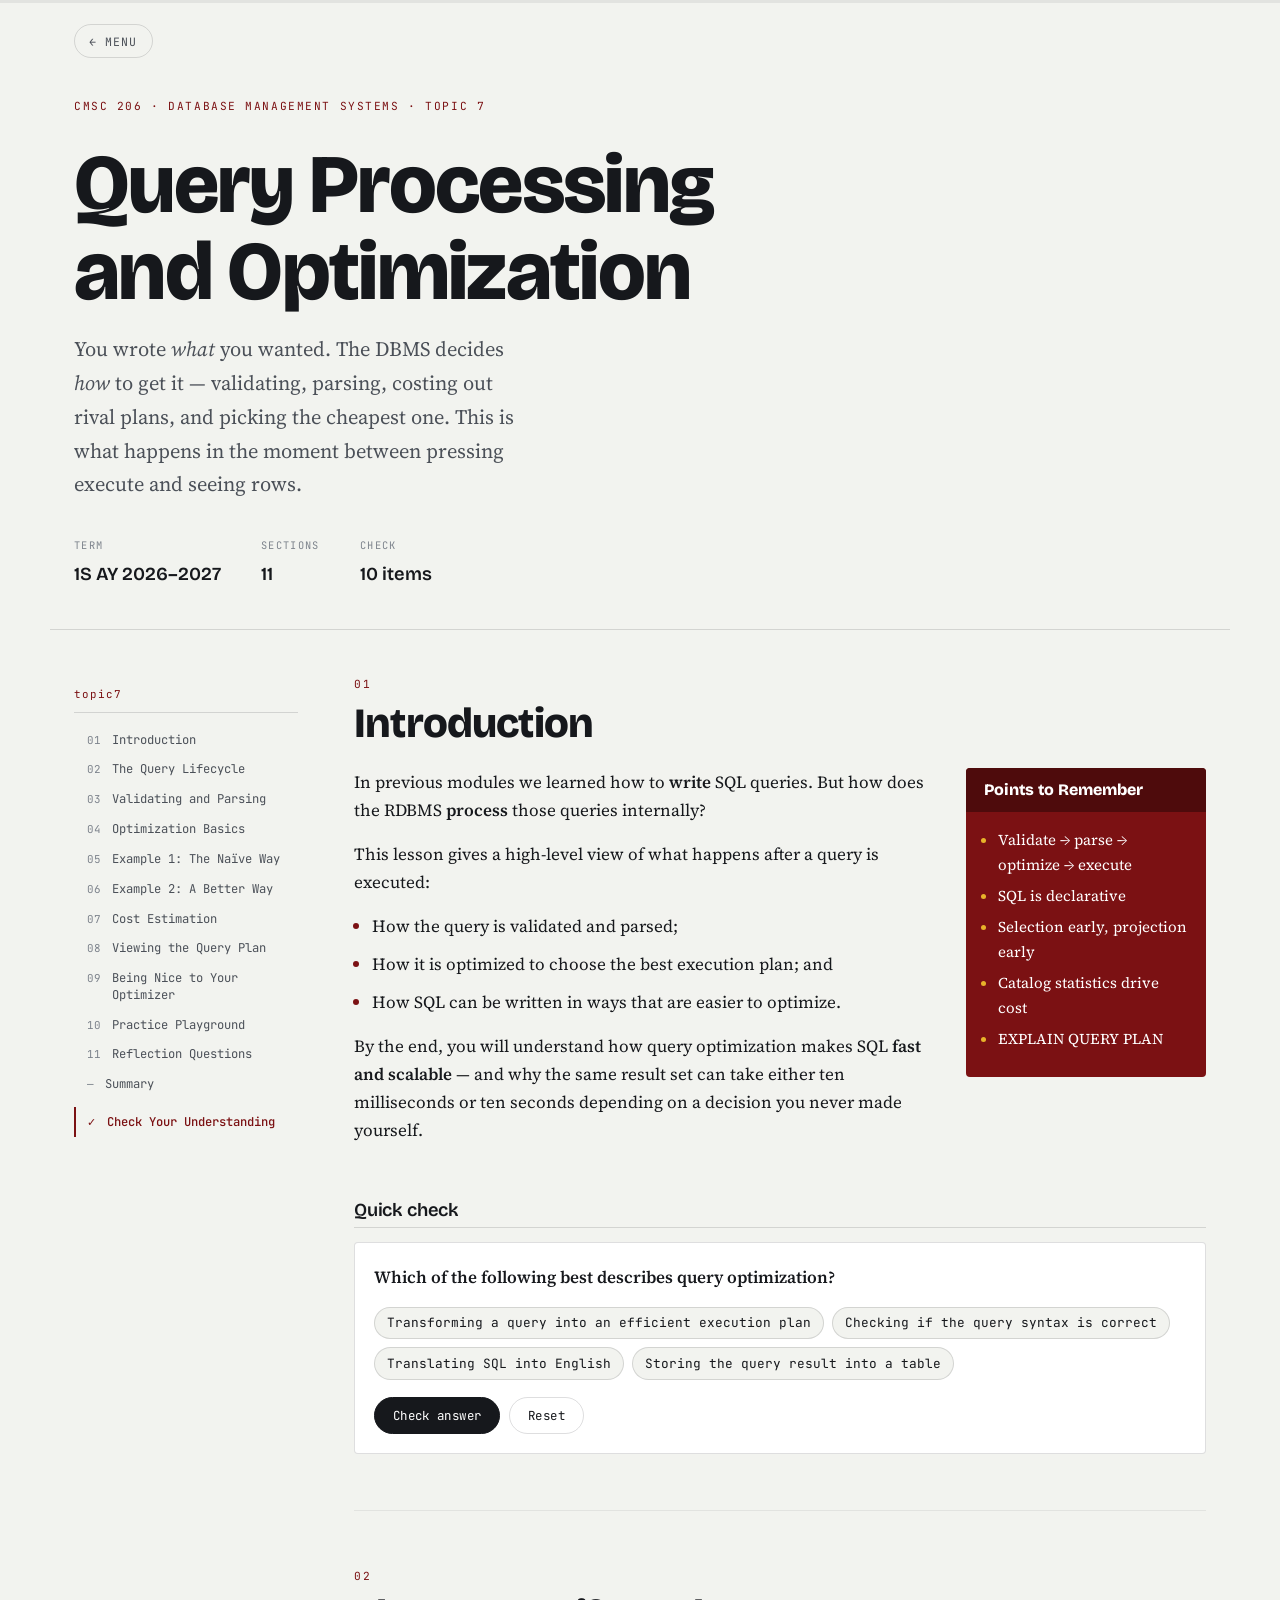
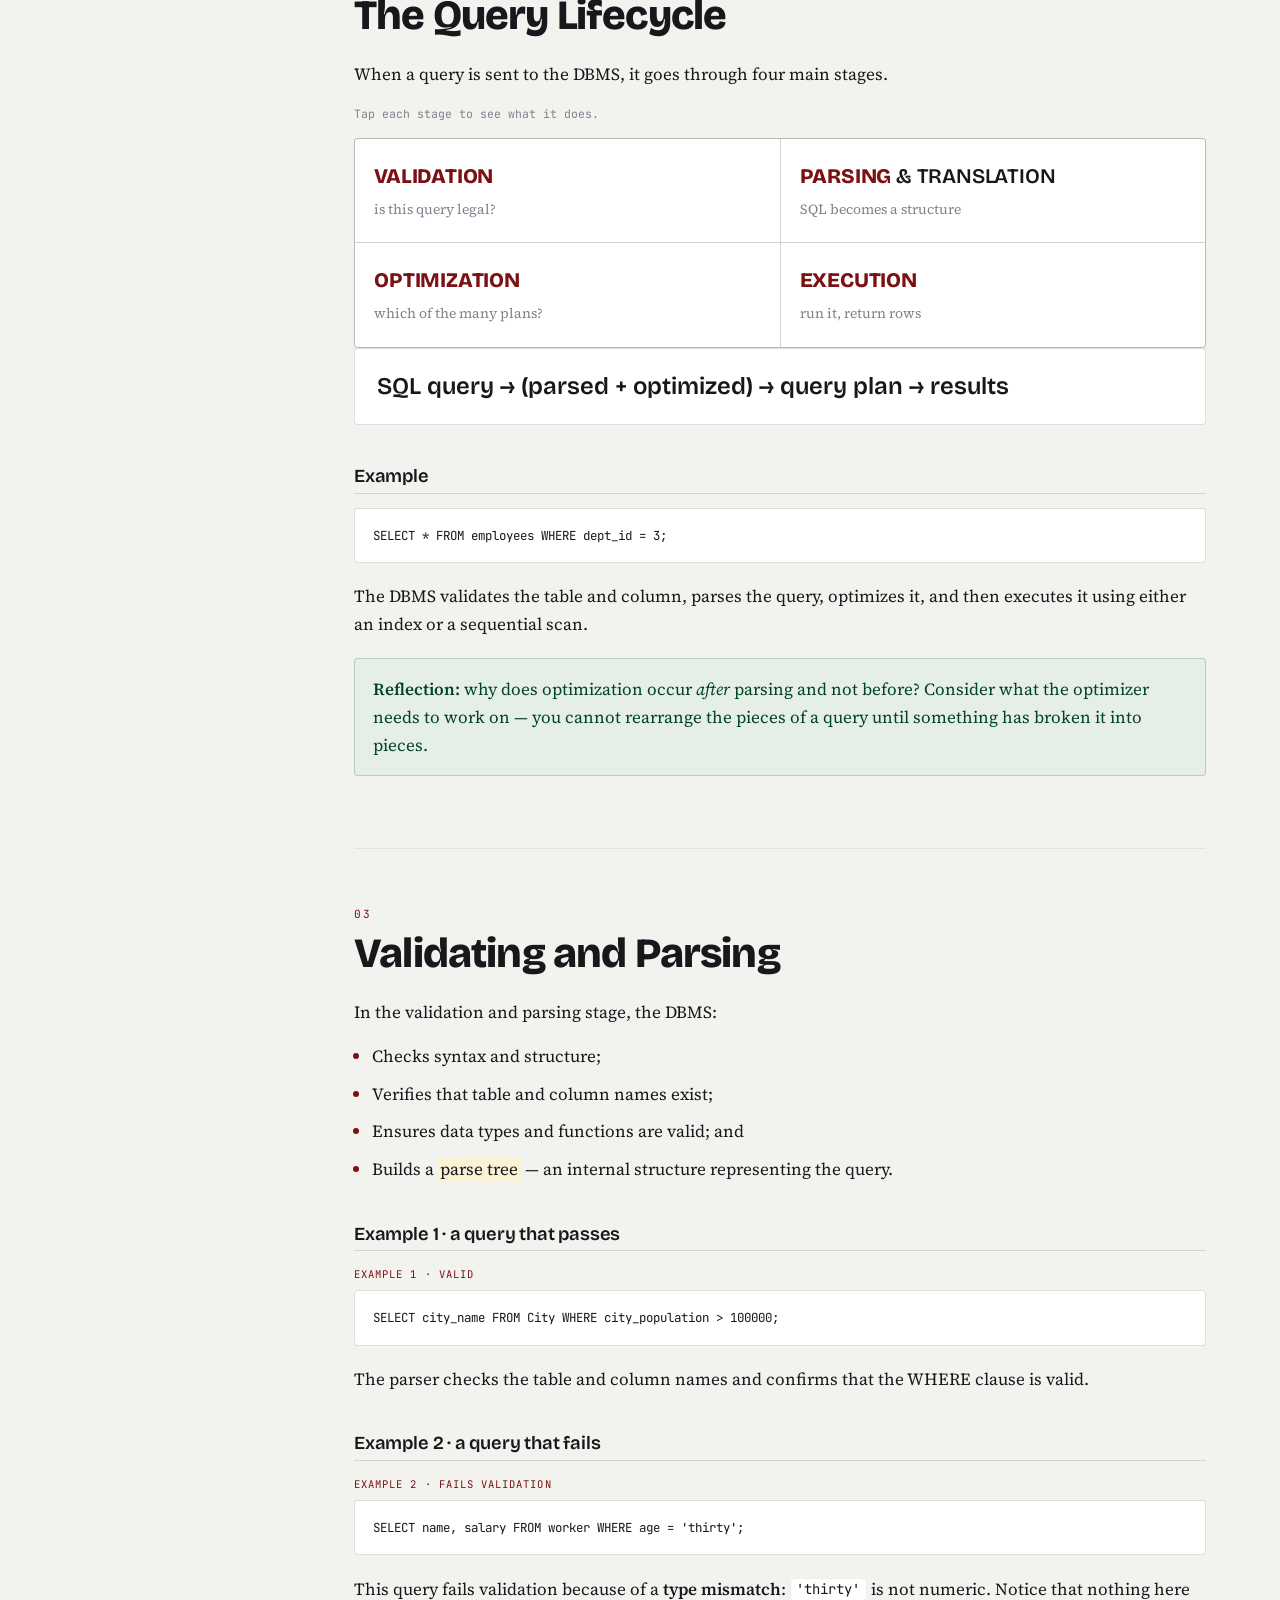
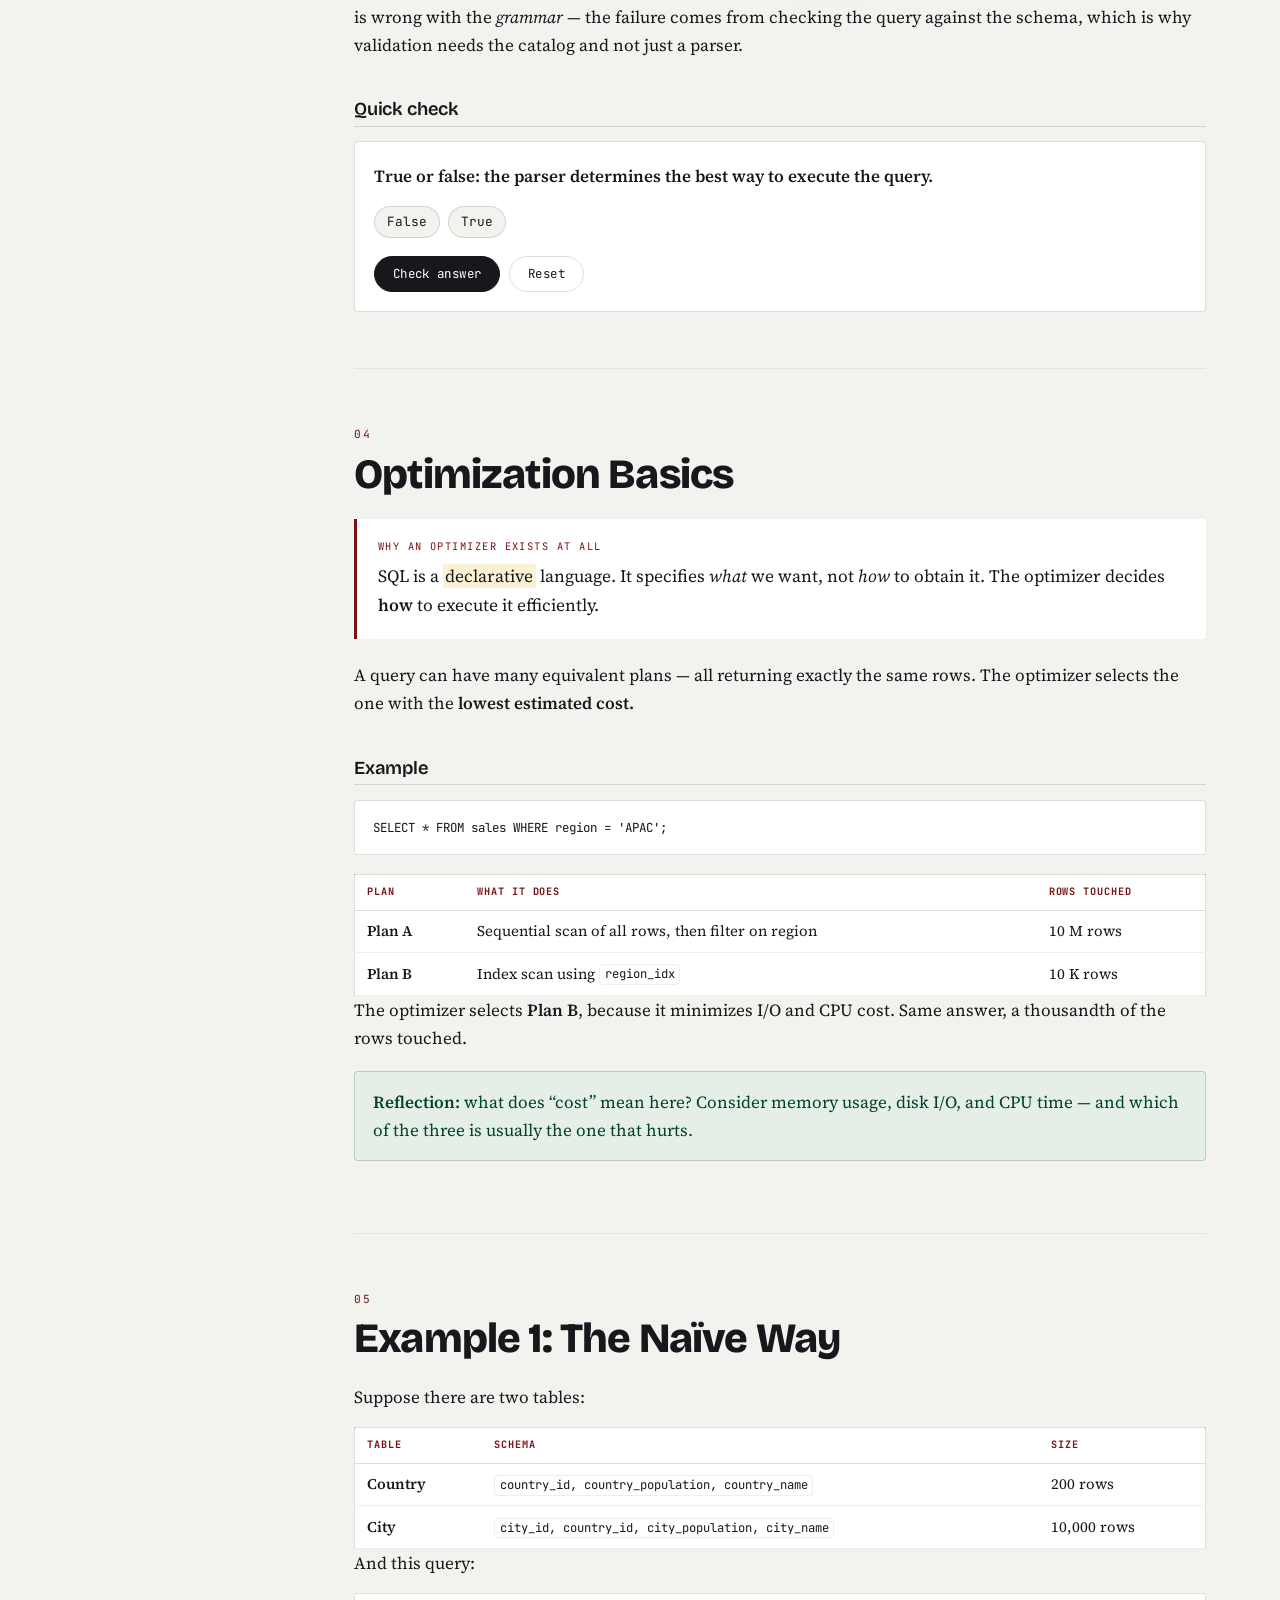
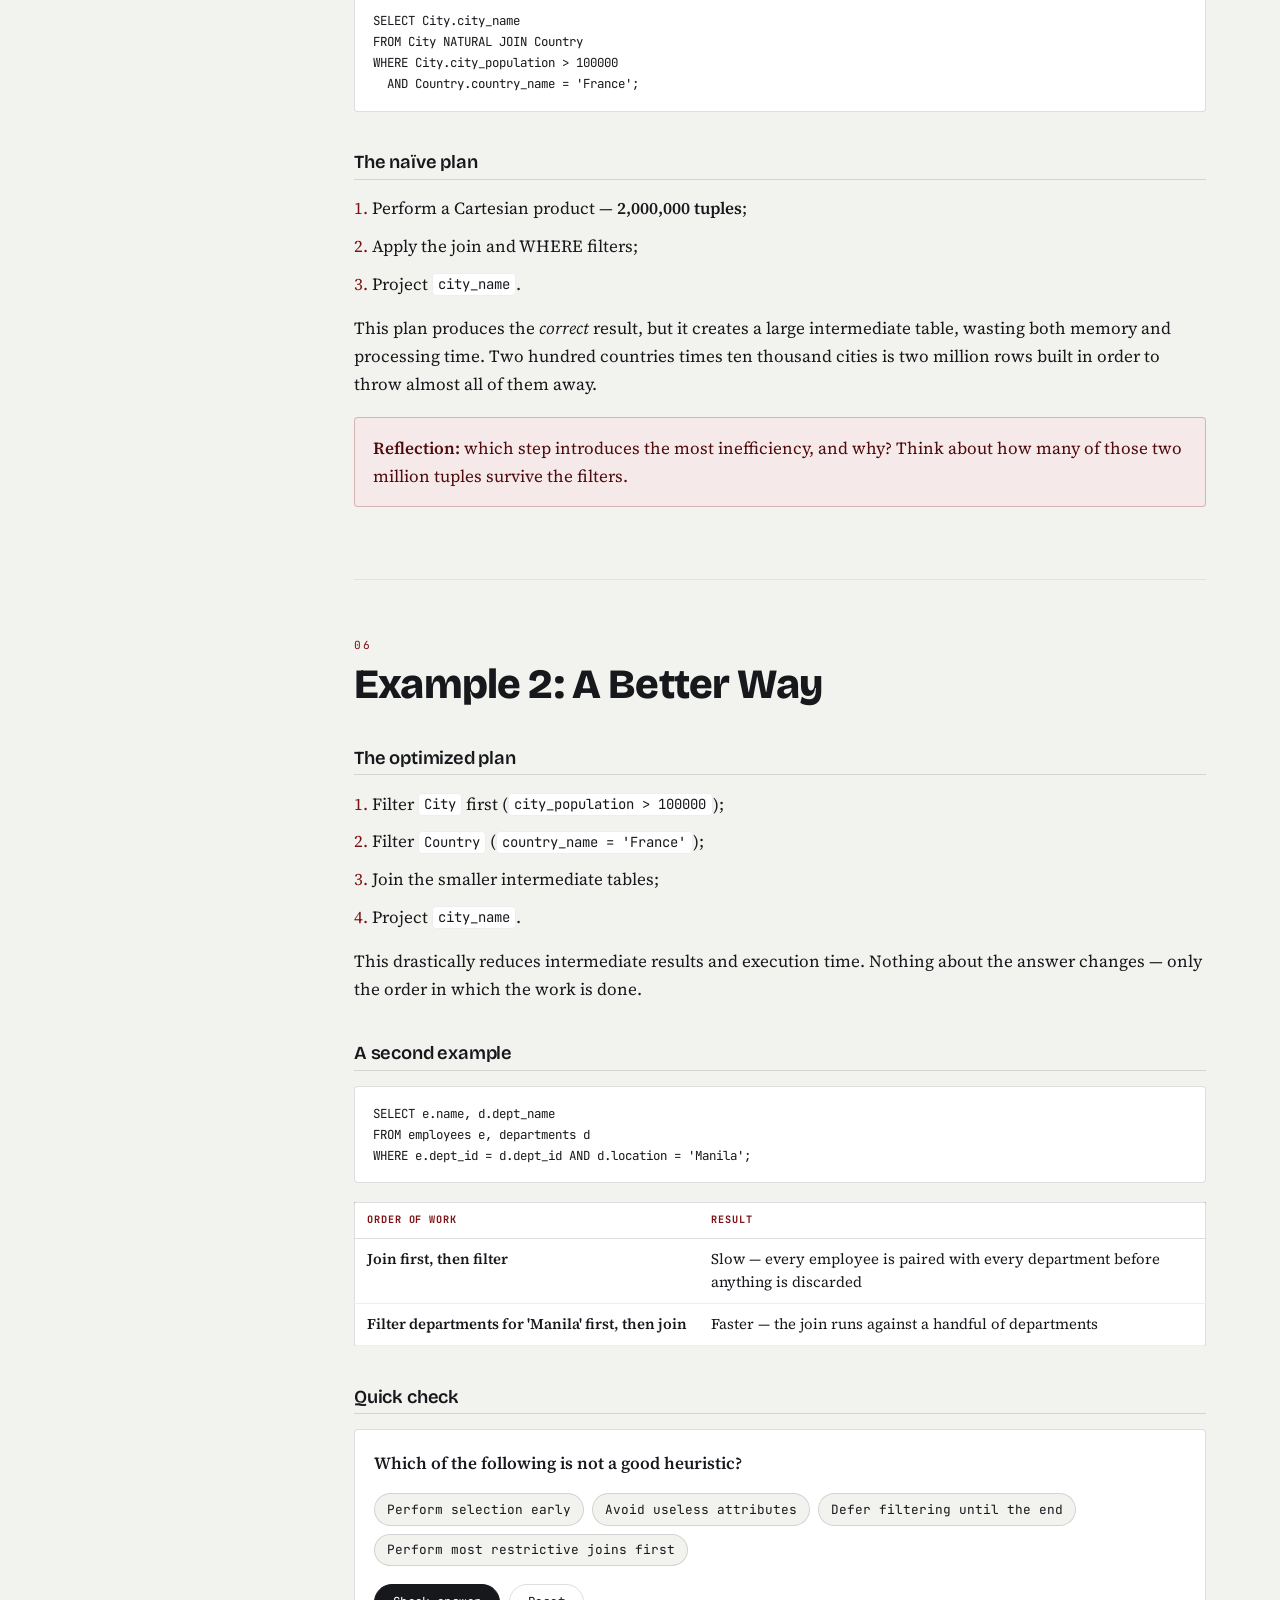
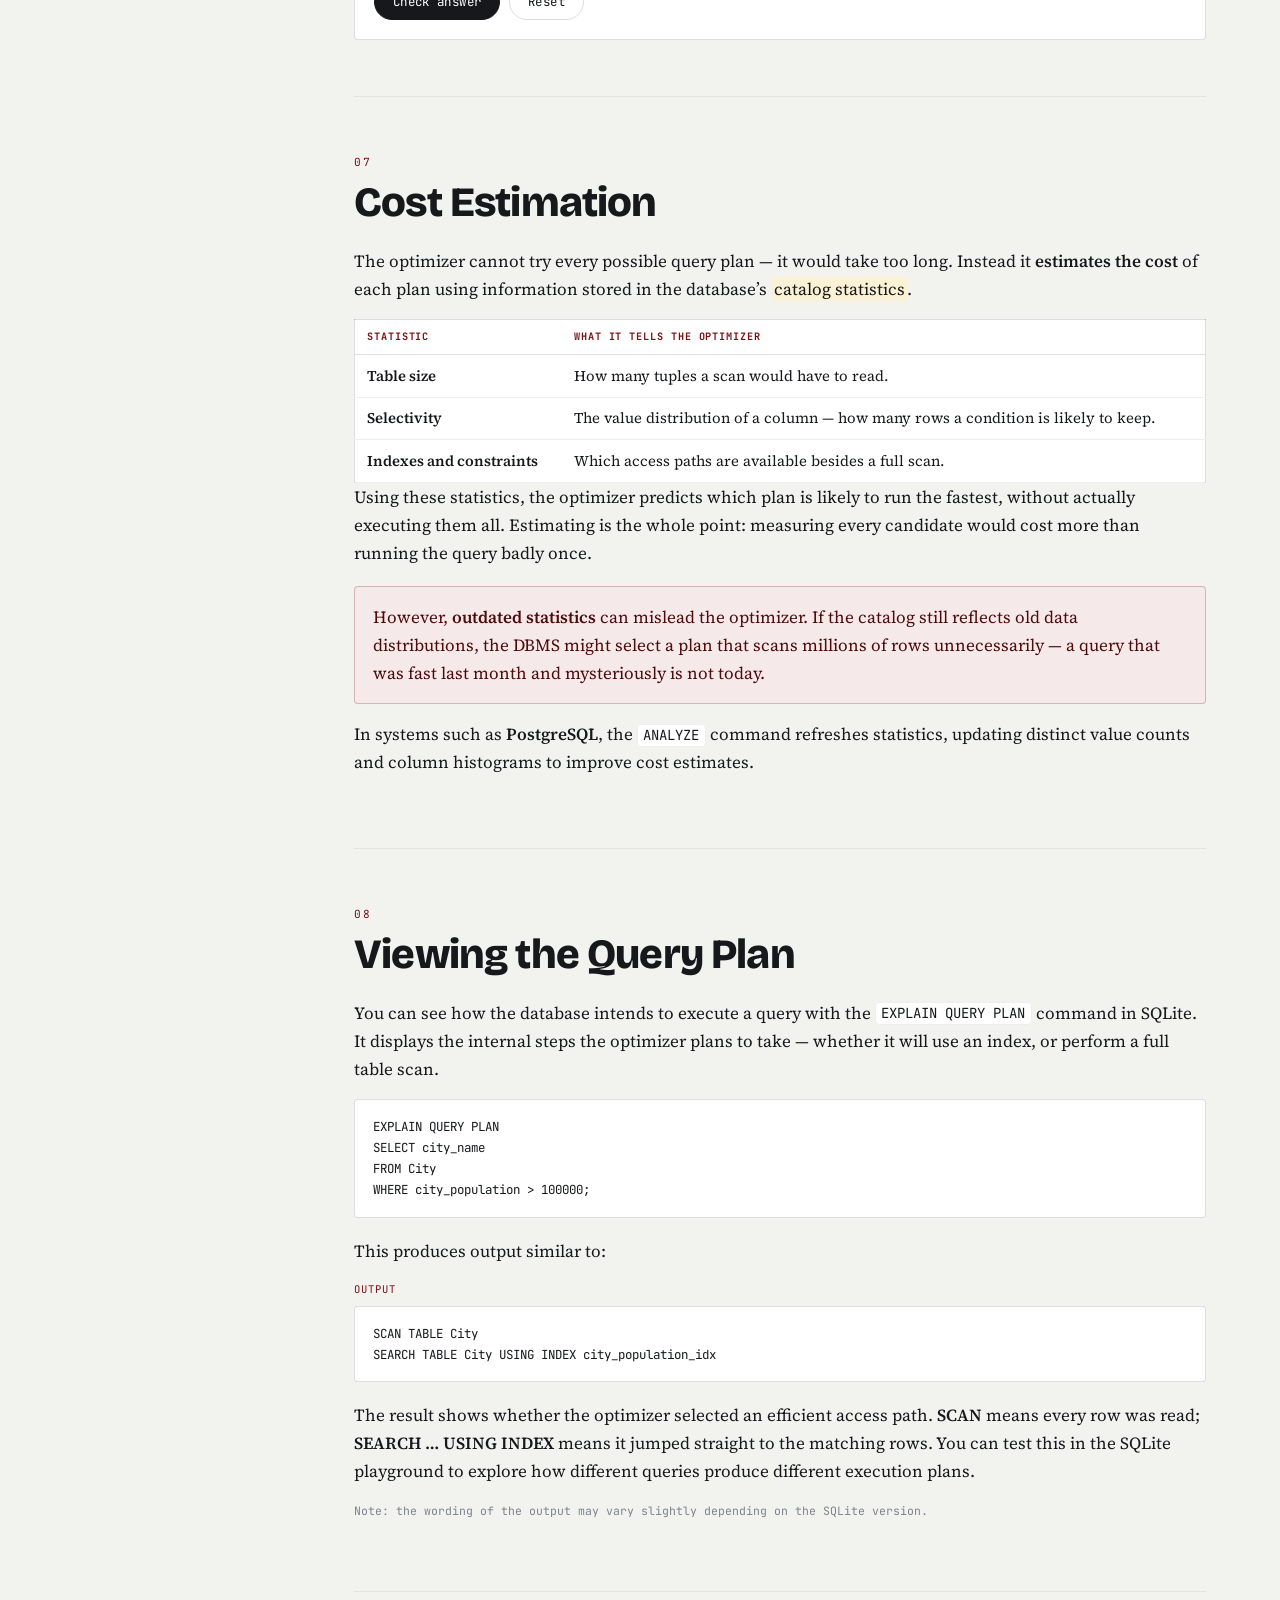
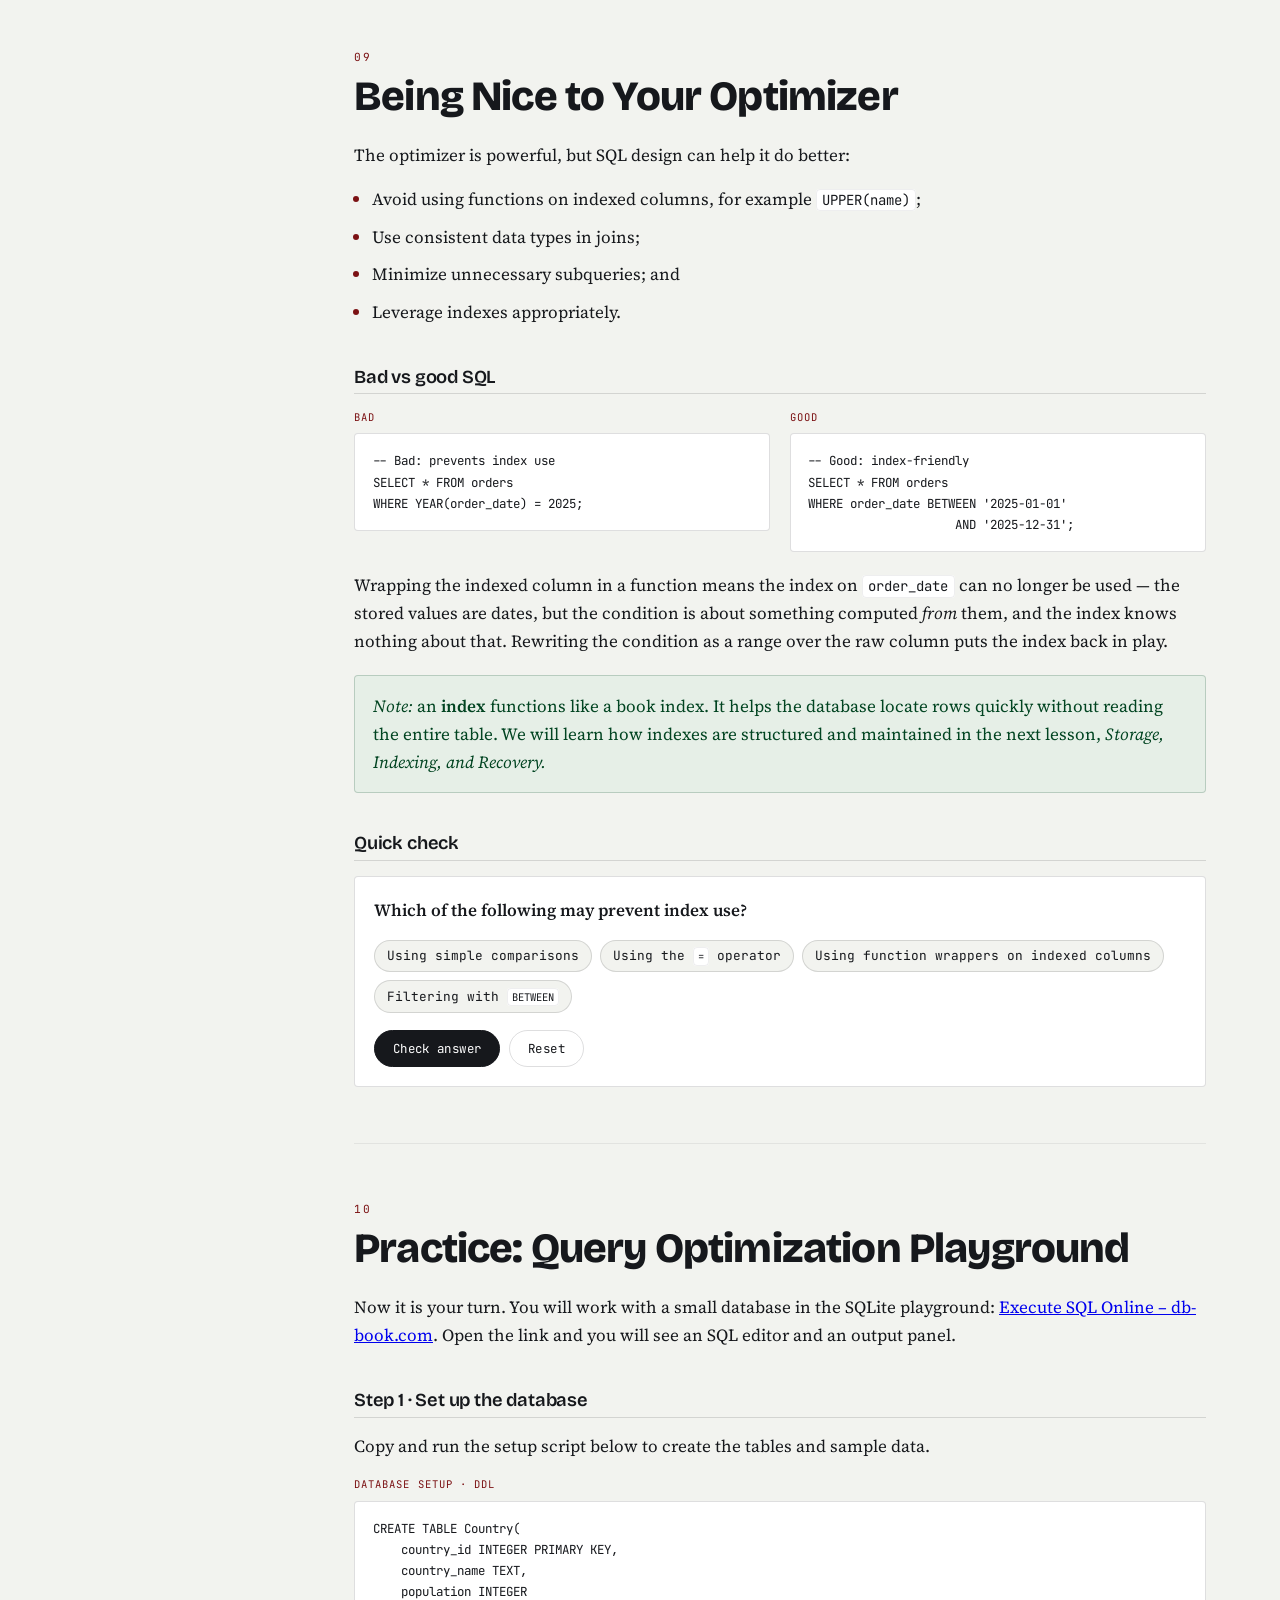
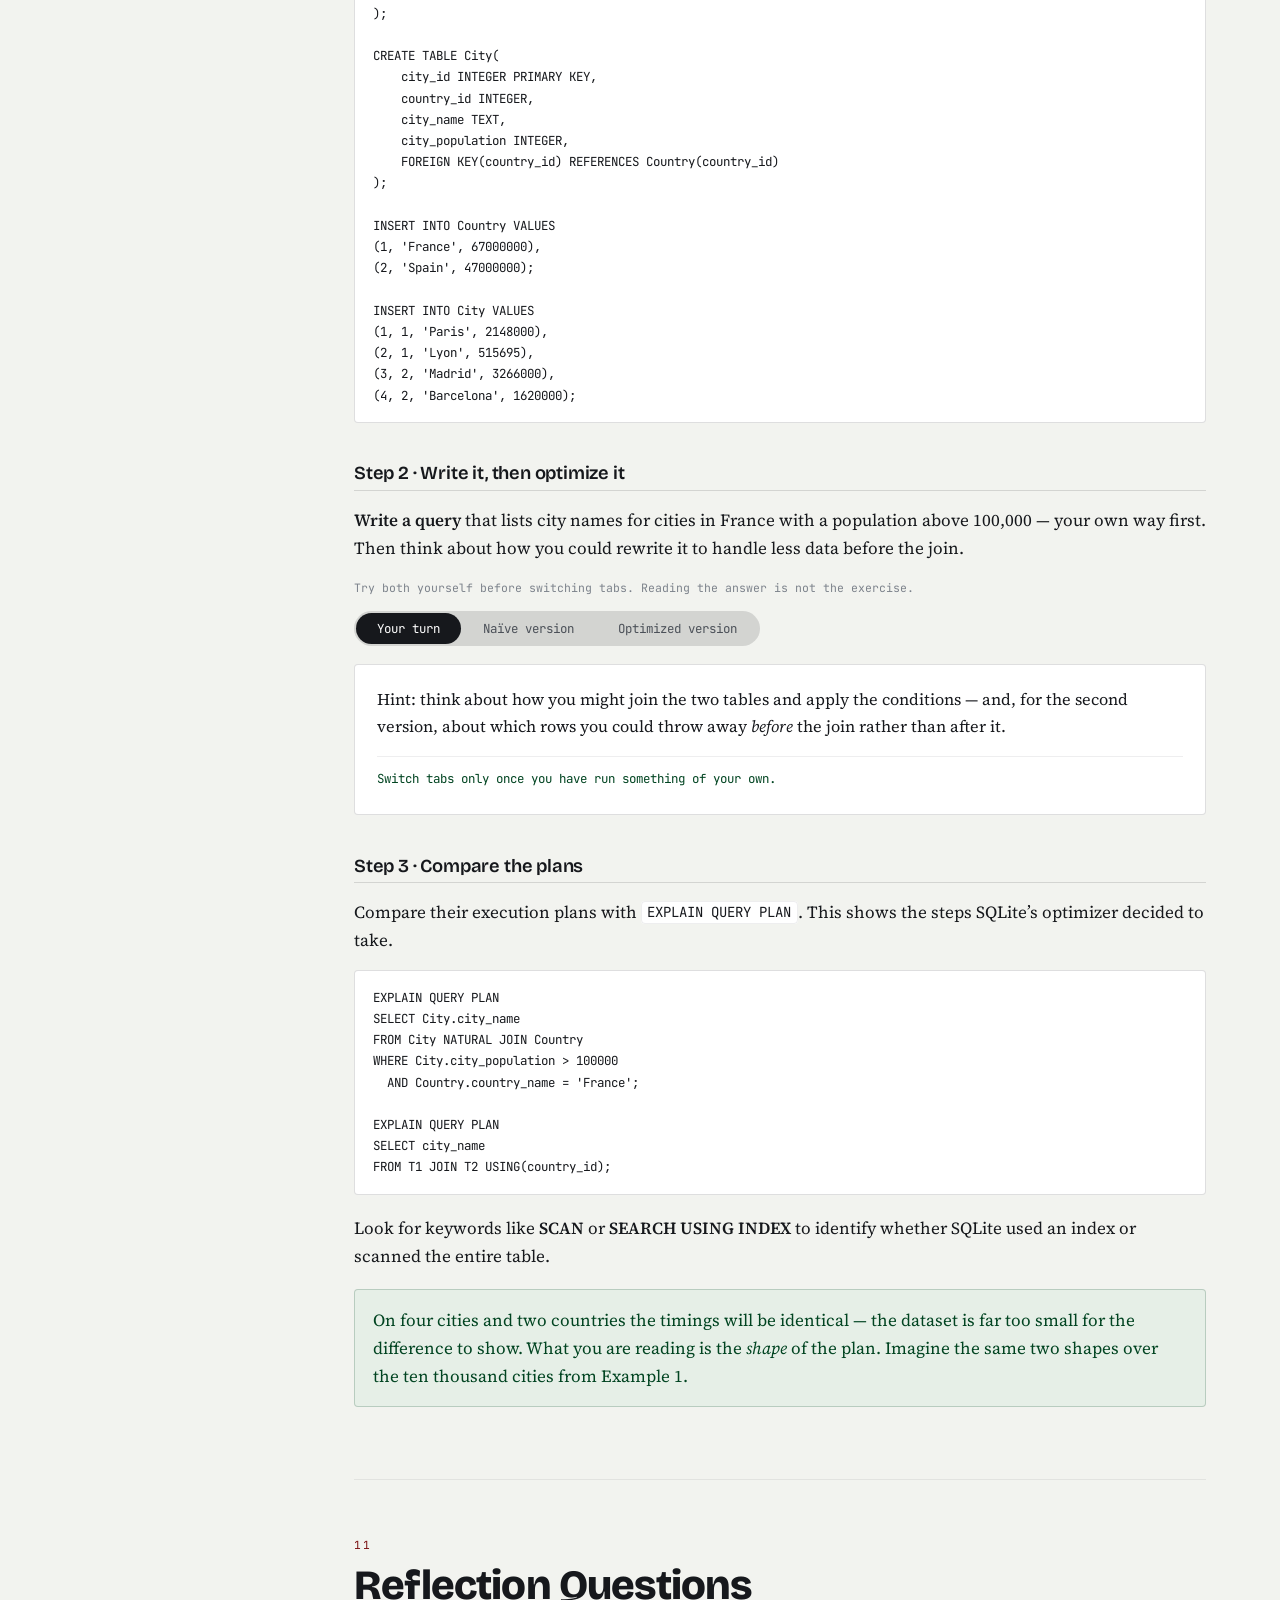
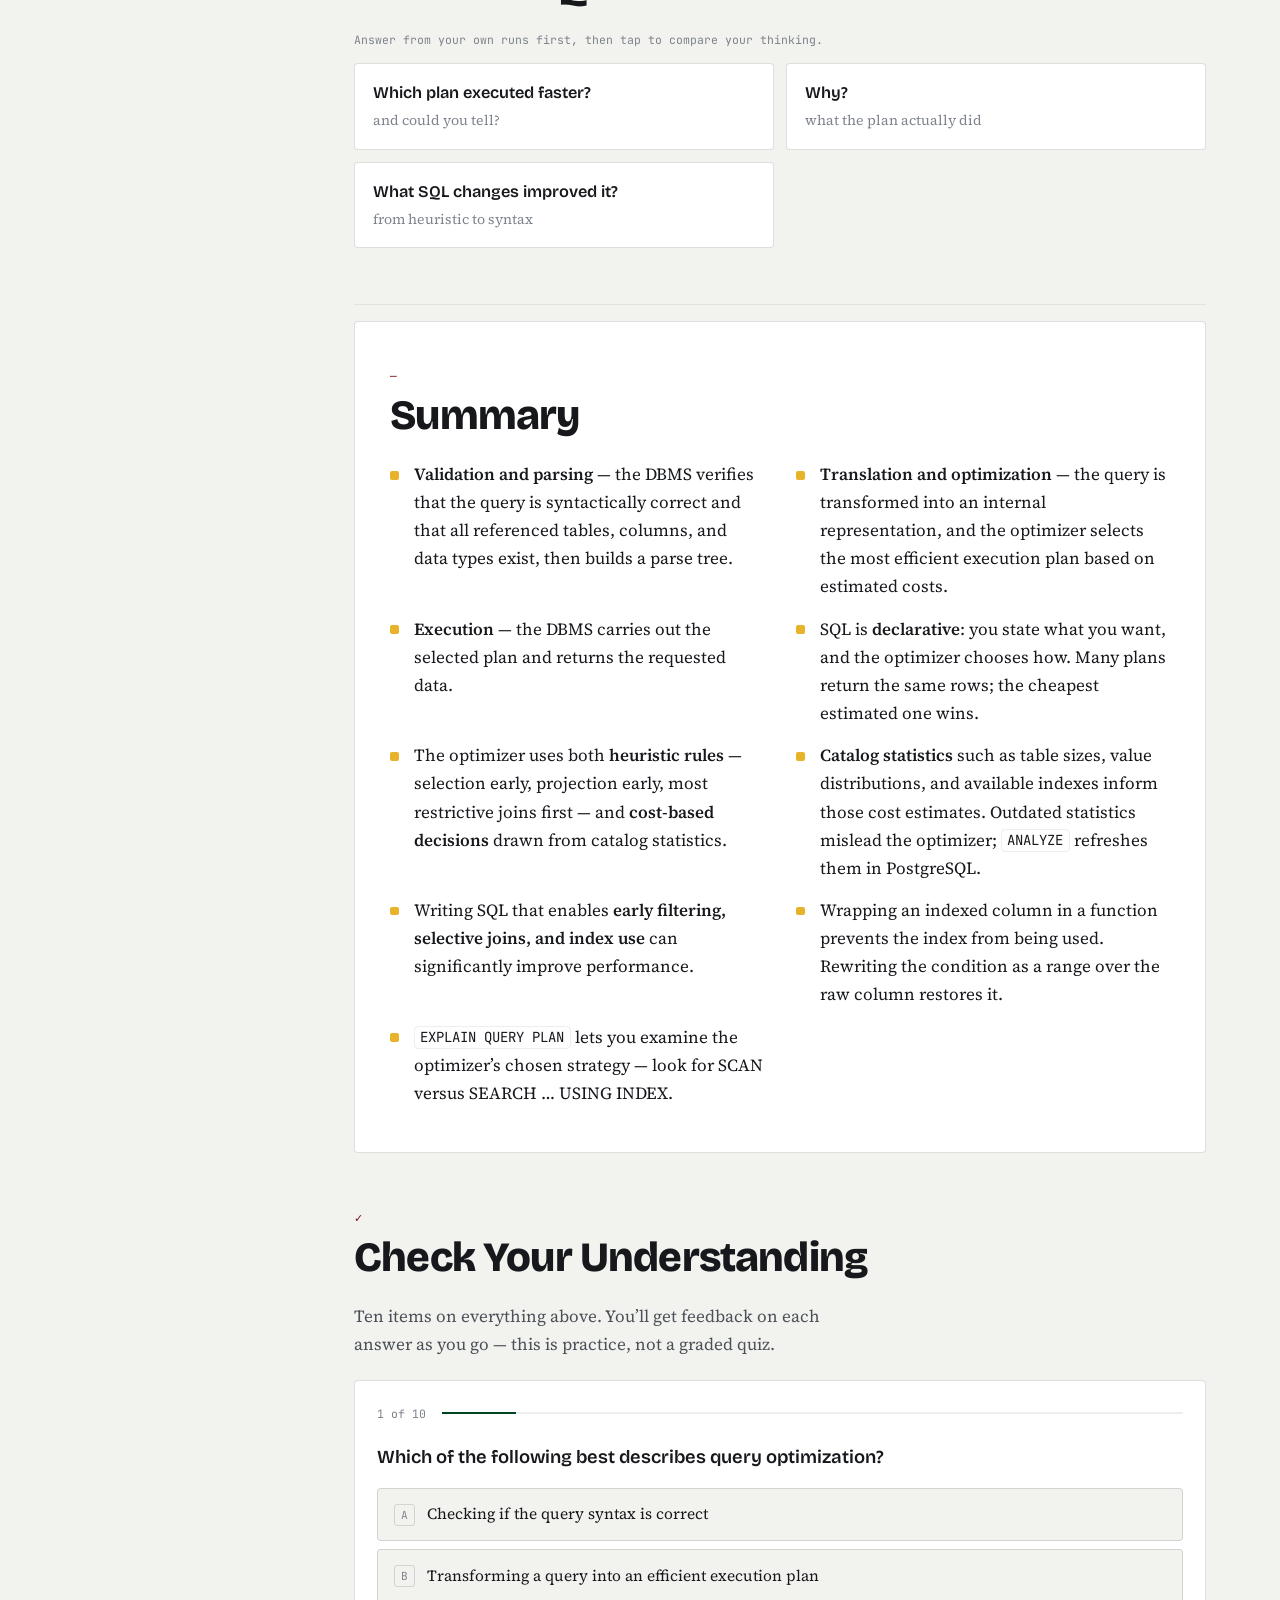
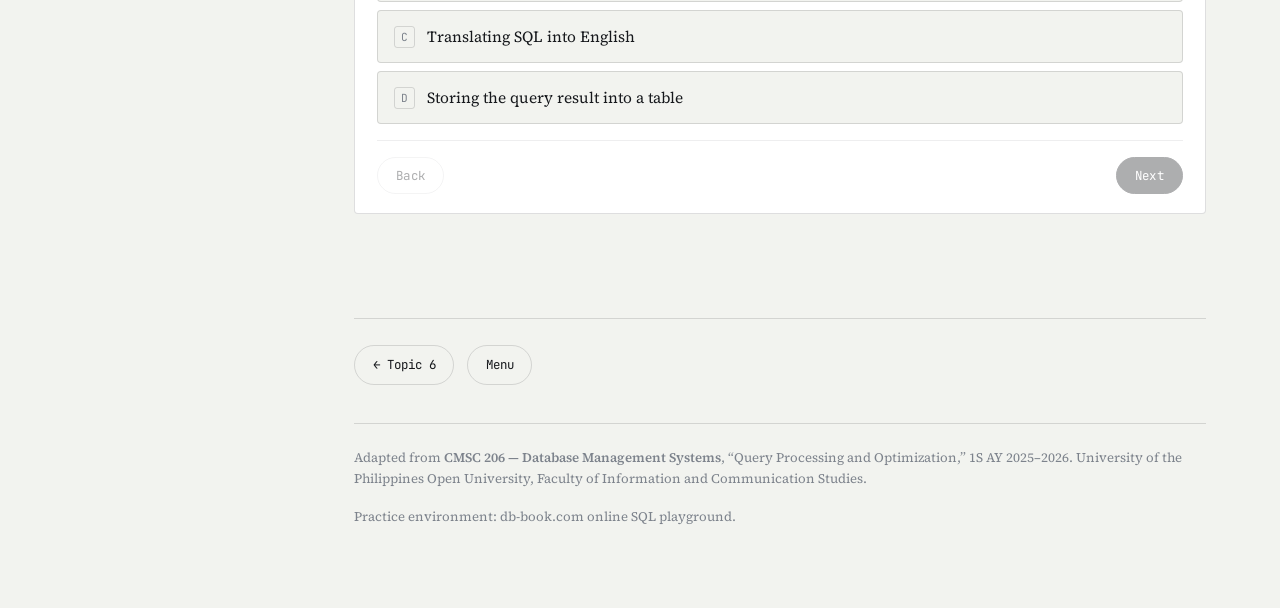
<file: lessons/Topic7.html>
<!DOCTYPE html>
<html lang="en">
<head>
<meta charset="UTF-8">
<meta name="viewport" content="width=device-width, initial-scale=1.0">
<title>Topic 7 &middot; Query Processing and Optimization &middot; CMSC 206</title>
<link rel="preconnect" href="https://fonts.googleapis.com">
<link rel="preconnect" href="https://fonts.gstatic.com" crossorigin>
<link href="https://fonts.googleapis.com/css2?family=Bricolage+Grotesque:opsz,wght@12..96,600;12..96,800&family=JetBrains+Mono:wght@400;500;700&family=Source+Serif+4:opsz,wght@8..60,400;8..60,600;8..60,700&display=swap" rel="stylesheet">
<link rel="stylesheet" href="../assets/style.css">
</head>
<body data-lesson="topic7">

<div class="progress" role="progressbar" aria-label="Lesson progress" aria-valuemin="0" aria-valuemax="100" aria-valuenow="0">
  <div class="progress__bar"></div>
</div>

<div class="topbar">
  <a class="menu-link" href="../index.html"><span aria-hidden="true">&larr;</span> Menu</a>
</div>

<header class="hero">
  <p class="eyebrow">CMSC 206 &middot; Database Management Systems &middot; Topic 7</p>
  <h1>Query Processing<br>and Optimization</h1>
  <p class="hero__lede">You wrote <em>what</em> you wanted. The DBMS decides <em>how</em> to get it &mdash; validating, parsing, costing out rival plans, and picking the cheapest one. This is what happens in the moment between pressing execute and seeing rows.</p>
  <dl class="hero__meta">
    <div><dt>Term</dt><dd>1S AY 2026&ndash;2027</dd></div>
    <div><dt>Sections</dt><dd>11</dd></div>
    <div><dt>Check</dt><dd>10 items</dd></div>
  </dl>
</header>

<div class="shell">

  <nav class="rail" aria-label="Lesson sections">
    <p class="rail__label">topic7</p>
    <ol class="rail__list">
      <li><a href="#intro" class="rail__link"><span>01</span> Introduction</a></li>
      <li><a href="#lifecycle" class="rail__link"><span>02</span> The Query Lifecycle</a></li>
      <li><a href="#parsing" class="rail__link"><span>03</span> Validating and Parsing</a></li>
      <li><a href="#basics" class="rail__link"><span>04</span> Optimization Basics</a></li>
      <li><a href="#naive" class="rail__link"><span>05</span> Example 1: The Na&iuml;ve Way</a></li>
      <li><a href="#better" class="rail__link"><span>06</span> Example 2: A Better Way</a></li>
      <li><a href="#cost" class="rail__link"><span>07</span> Cost Estimation</a></li>
      <li><a href="#explain" class="rail__link"><span>08</span> Viewing the Query Plan</a></li>
      <li><a href="#nice" class="rail__link"><span>09</span> Being Nice to Your Optimizer</a></li>
      <li><a href="#practice" class="rail__link"><span>10</span> Practice Playground</a></li>
      <li><a href="#reflection" class="rail__link"><span>11</span> Reflection Questions</a></li>
      <li><a href="#summary" class="rail__link"><span>&mdash;</span> Summary</a></li>
      <li><a href="#check" class="rail__link rail__link--check"><span>&#10003;</span> Check Your Understanding</a></li>
    </ol>
  </nav>

  <main class="main">

    <!-- ============ 01 INTRODUCTION ============ -->
    <section id="intro" class="section">
      <p class="section__num">01</p>
      <h2>Introduction</h2>
      <div class="split">
        <div>
          <p>In previous modules we learned how to <strong>write</strong> SQL queries. But how does the RDBMS <strong>process</strong> those queries internally?</p>
          <p>This lesson gives a high-level view of what happens after a query is executed:</p>
          <ul class="list">
            <li>How the query is validated and parsed;</li>
            <li>How it is optimized to choose the best execution plan; and</li>
            <li>How SQL can be written in ways that are easier to optimize.</li>
          </ul>
          <p>By the end, you will understand how query optimization makes SQL <strong>fast and scalable</strong> &mdash; and why the same result set can take either ten milliseconds or ten seconds depending on a decision you never made yourself.</p>
        </div>
        <aside class="remember">
          <h3>Points to Remember</h3>
          <ul>
            <li>Validate &rarr; parse &rarr; optimize &rarr; execute</li>
            <li>SQL is declarative</li>
            <li>Selection early, projection early</li>
            <li>Catalog statistics drive cost</li>
            <li>EXPLAIN QUERY PLAN</li>
          </ul>
        </aside>
      </div>

      <h3 class="sub">Quick check</h3>
      <div class="activity" data-activity="pick"
           data-ok="Correct. Optimization is about turning a correct query into an efficient plan &mdash; correctness was already settled during validation."
           data-no="Not quite. Checking syntax is validation, and storing results is something else entirely. Optimization is about choosing how to execute.">
        <p class="activity__prompt">Which of the following best describes <strong>query optimization</strong>?</p>
        <div class="chips">
          <button class="chip" type="button" data-correct="true">Transforming a query into an efficient execution plan</button>
          <button class="chip" type="button">Checking if the query syntax is correct</button>
          <button class="chip" type="button">Translating SQL into English</button>
          <button class="chip" type="button">Storing the query result into a table</button>
        </div>
        <div class="activity__foot">
          <button class="btn" type="button" data-pick-check>Check answer</button>
          <button class="btn btn--ghost" type="button" data-pick-reset>Reset</button>
          <p class="activity__verdict" role="status"></p>
        </div>
      </div>
    </section>

    <!-- ============ 02 THE QUERY LIFECYCLE ============ -->
    <section id="lifecycle" class="section">
      <p class="section__num">02</p>
      <h2>The Query Lifecycle</h2>
      <p>When a query is sent to the DBMS, it goes through four main stages.</p>
      <p class="hint">Tap each stage to see what it does.</p>
      <div class="quad">
        <button class="quad__cell" type="button" data-reveal aria-expanded="false">
          <span class="quad__word"><b>Validation</b></span>
          <span class="quad__short">is this query legal?</span>
          <span class="quad__long">Checks the query against both the syntax rules of SQL and the schema &mdash; do these tables exist, do these columns exist, are the types compatible.</span>
        </button>
        <button class="quad__cell" type="button" data-reveal aria-expanded="false">
          <span class="quad__word"><b>Parsing</b> &amp; translation</span>
          <span class="quad__short">SQL becomes a structure</span>
          <span class="quad__long">Converts the SQL text into an internal representation &mdash; a parse tree, and from there a relational algebra expression the system can manipulate.</span>
        </button>
        <button class="quad__cell" type="button" data-reveal aria-expanded="false">
          <span class="quad__word"><b>Optimization</b></span>
          <span class="quad__short">which of the many plans?</span>
          <span class="quad__long">Determines the most efficient way to execute the query. Many plans return the same rows; the optimizer picks the one with the lowest estimated cost.</span>
        </button>
        <button class="quad__cell" type="button" data-reveal aria-expanded="false">
          <span class="quad__word"><b>Execution</b></span>
          <span class="quad__short">run it, return rows</span>
          <span class="quad__long">Carries out the chosen plan &mdash; opening indexes, scanning pages, joining, projecting &mdash; and returns the results.</span>
        </button>
      </div>
      <p class="equation">SQL query &rarr; (parsed + optimized) &rarr; query plan &rarr; results</p>

      <h3 class="sub">Example</h3>
      <pre style="font-family:var(--mono); font-size:.78rem; line-height:1.7; background:var(--card); border:1px solid var(--rule); border-radius:var(--r); padding:1rem 1.1rem; margin:0 0 1.2rem; overflow-x:auto;">SELECT * FROM employees WHERE dept_id = 3;</pre>
      <p>The DBMS validates the table and column, parses the query, optimizes it, and then executes it using either an index or a sequential scan.</p>
      <p class="callout callout--note"><strong>Reflection:</strong> why does optimization occur <em>after</em> parsing and not before? Consider what the optimizer needs to work on &mdash; you cannot rearrange the pieces of a query until something has broken it into pieces.</p>
    </section>

    <!-- ============ 03 VALIDATING AND PARSING ============ -->
    <section id="parsing" class="section">
      <p class="section__num">03</p>
      <h2>Validating and Parsing</h2>
      <p>In the validation and parsing stage, the DBMS:</p>
      <ul class="list">
        <li>Checks syntax and structure;</li>
        <li>Verifies that table and column names exist;</li>
        <li>Ensures data types and functions are valid; and</li>
        <li>Builds a <mark>parse tree</mark> &mdash; an internal structure representing the query.</li>
      </ul>

      <h3 class="sub">Example 1 &middot; a query that passes</h3>
      <p style="font-family:var(--mono); font-size:.66rem; letter-spacing:.1em; text-transform:uppercase; color:var(--maroon); margin:0 0 .45rem;">example 1 &middot; valid</p><pre style="font-family:var(--mono); font-size:.78rem; line-height:1.7; background:var(--card); border:1px solid var(--rule); border-radius:var(--r); padding:1rem 1.1rem; margin:0 0 1.2rem; overflow-x:auto;">SELECT city_name FROM City WHERE city_population &gt; 100000;</pre>
      <p>The parser checks the table and column names and confirms that the WHERE clause is valid.</p>

      <h3 class="sub">Example 2 &middot; a query that fails</h3>
      <p style="font-family:var(--mono); font-size:.66rem; letter-spacing:.1em; text-transform:uppercase; color:var(--maroon); margin:0 0 .45rem;">example 2 &middot; fails validation</p><pre style="font-family:var(--mono); font-size:.78rem; line-height:1.7; background:var(--card); border:1px solid var(--rule); border-radius:var(--r); padding:1rem 1.1rem; margin:0 0 1.2rem; overflow-x:auto;">SELECT name, salary FROM worker WHERE age = 'thirty';</pre>
      <p>This query fails validation because of a <strong>type mismatch</strong>: <code>'thirty'</code> is not numeric. Notice that nothing here is wrong with the <em>grammar</em> &mdash; the failure comes from checking the query against the schema, which is why validation needs the catalog and not just a parser.</p>

      <h3 class="sub">Quick check</h3>
      <div class="activity" data-activity="pick"
           data-ok="Correct. The parser only establishes that the query is legal and what it means. Choosing how to run it is the optimizer's job."
           data-no="Not quite. Deciding the best way to execute a query is the optimizer's job, not the parser's.">
        <p class="activity__prompt">True or false: <strong>the parser determines the best way to execute the query.</strong></p>
        <div class="chips">
          <button class="chip" type="button" data-correct="true">False</button>
          <button class="chip" type="button">True</button>
        </div>
        <div class="activity__foot">
          <button class="btn" type="button" data-pick-check>Check answer</button>
          <button class="btn btn--ghost" type="button" data-pick-reset>Reset</button>
          <p class="activity__verdict" role="status"></p>
        </div>
      </div>
    </section>

    <!-- ============ 04 OPTIMIZATION BASICS ============ -->
    <section id="basics" class="section">
      <p class="section__num">04</p>
      <h2>Optimization Basics</h2>
      <div class="definition">
        <p class="definition__tag">Why an optimizer exists at all</p>
        <p>SQL is a <mark>declarative</mark> language. It specifies <em>what</em> we want, not <em>how</em> to obtain it. The optimizer decides <strong>how</strong> to execute it efficiently.</p>
      </div>
      <p>A query can have many equivalent plans &mdash; all returning exactly the same rows. The optimizer selects the one with the <strong>lowest estimated cost.</strong></p>

      <h3 class="sub">Example</h3>
      <pre style="font-family:var(--mono); font-size:.78rem; line-height:1.7; background:var(--card); border:1px solid var(--rule); border-radius:var(--r); padding:1rem 1.1rem; margin:0 0 1.2rem; overflow-x:auto;">SELECT * FROM sales WHERE region = 'APAC';</pre>
      <div style="overflow-x:auto;">
<table style="width:100%; border-collapse:collapse; background:var(--card); border:1px solid var(--rule); border-radius:var(--r);">
<thead><tr>
<th style="text-align:left; padding:.55rem .75rem; border-bottom:1px solid var(--rule); font-family:var(--mono); font-size:.64rem; letter-spacing:.09em; text-transform:uppercase; color:var(--maroon); vertical-align:bottom;">Plan</th>
<th style="text-align:left; padding:.55rem .75rem; border-bottom:1px solid var(--rule); font-family:var(--mono); font-size:.64rem; letter-spacing:.09em; text-transform:uppercase; color:var(--maroon); vertical-align:bottom;">What it does</th>
<th style="text-align:left; padding:.55rem .75rem; border-bottom:1px solid var(--rule); font-family:var(--mono); font-size:.64rem; letter-spacing:.09em; text-transform:uppercase; color:var(--maroon); vertical-align:bottom;">Rows touched</th>
</tr></thead><tbody>
<tr>
<td style="padding:.6rem .75rem; border-bottom:1px solid var(--rule-soft); font-size:.93rem; line-height:1.5; vertical-align:top; font-weight:600; white-space:nowrap;"><b>Plan A</b></td>
<td style="padding:.6rem .75rem; border-bottom:1px solid var(--rule-soft); font-size:.93rem; line-height:1.5; vertical-align:top;">Sequential scan of all rows, then filter on region</td>
<td style="padding:.6rem .75rem; border-bottom:1px solid var(--rule-soft); font-size:.93rem; line-height:1.5; vertical-align:top;">10 M rows</td>
</tr>
<tr>
<td style="padding:.6rem .75rem; border-bottom:1px solid var(--rule-soft); font-size:.93rem; line-height:1.5; vertical-align:top; font-weight:600; white-space:nowrap;"><b>Plan B</b></td>
<td style="padding:.6rem .75rem; border-bottom:1px solid var(--rule-soft); font-size:.93rem; line-height:1.5; vertical-align:top;">Index scan using <code>region_idx</code></td>
<td style="padding:.6rem .75rem; border-bottom:1px solid var(--rule-soft); font-size:.93rem; line-height:1.5; vertical-align:top;">10 K rows</td>
</tr>
</tbody></table></div>
      <p>The optimizer selects <strong>Plan B</strong>, because it minimizes I/O and CPU cost. Same answer, a thousandth of the rows touched.</p>
      <p class="callout callout--note"><strong>Reflection:</strong> what does &ldquo;cost&rdquo; mean here? Consider memory usage, disk I/O, and CPU time &mdash; and which of the three is usually the one that hurts.</p>
    </section>

    <!-- ============ 05 EXAMPLE 1: THE NAIVE WAY ============ -->
    <section id="naive" class="section">
      <p class="section__num">05</p>
      <h2>Example 1: The Na&iuml;ve Way</h2>
      <p>Suppose there are two tables:</p>
      <div style="overflow-x:auto;">
<table style="width:100%; border-collapse:collapse; background:var(--card); border:1px solid var(--rule); border-radius:var(--r);">
<thead><tr>
<th style="text-align:left; padding:.55rem .75rem; border-bottom:1px solid var(--rule); font-family:var(--mono); font-size:.64rem; letter-spacing:.09em; text-transform:uppercase; color:var(--maroon); vertical-align:bottom;">Table</th>
<th style="text-align:left; padding:.55rem .75rem; border-bottom:1px solid var(--rule); font-family:var(--mono); font-size:.64rem; letter-spacing:.09em; text-transform:uppercase; color:var(--maroon); vertical-align:bottom;">Schema</th>
<th style="text-align:left; padding:.55rem .75rem; border-bottom:1px solid var(--rule); font-family:var(--mono); font-size:.64rem; letter-spacing:.09em; text-transform:uppercase; color:var(--maroon); vertical-align:bottom;">Size</th>
</tr></thead><tbody>
<tr>
<td style="padding:.6rem .75rem; border-bottom:1px solid var(--rule-soft); font-size:.93rem; line-height:1.5; vertical-align:top; font-weight:600; white-space:nowrap;"><b>Country</b></td>
<td style="padding:.6rem .75rem; border-bottom:1px solid var(--rule-soft); font-size:.93rem; line-height:1.5; vertical-align:top;"><code>country_id, country_population, country_name</code></td>
<td style="padding:.6rem .75rem; border-bottom:1px solid var(--rule-soft); font-size:.93rem; line-height:1.5; vertical-align:top;">200 rows</td>
</tr>
<tr>
<td style="padding:.6rem .75rem; border-bottom:1px solid var(--rule-soft); font-size:.93rem; line-height:1.5; vertical-align:top; font-weight:600; white-space:nowrap;"><b>City</b></td>
<td style="padding:.6rem .75rem; border-bottom:1px solid var(--rule-soft); font-size:.93rem; line-height:1.5; vertical-align:top;"><code>city_id, country_id, city_population, city_name</code></td>
<td style="padding:.6rem .75rem; border-bottom:1px solid var(--rule-soft); font-size:.93rem; line-height:1.5; vertical-align:top;">10,000 rows</td>
</tr>
</tbody></table></div>
      <p>And this query:</p>
      <pre style="font-family:var(--mono); font-size:.78rem; line-height:1.7; background:var(--card); border:1px solid var(--rule); border-radius:var(--r); padding:1rem 1.1rem; margin:0 0 1.2rem; overflow-x:auto;">SELECT City.city_name
FROM City NATURAL JOIN Country
WHERE City.city_population &gt; 100000
  AND Country.country_name = 'France';</pre>

      <h3 class="sub">The na&iuml;ve plan</h3>
      <ol class="list">
        <li>Perform a Cartesian product &mdash; <strong>2,000,000 tuples</strong>;</li>
        <li>Apply the join and WHERE filters;</li>
        <li>Project <code>city_name</code>.</li>
      </ol>
      <p>This plan produces the <em>correct</em> result, but it creates a large intermediate table, wasting both memory and processing time. Two hundred countries times ten thousand cities is two million rows built in order to throw almost all of them away.</p>
      <p class="callout callout--warn"><strong>Reflection:</strong> which step introduces the most inefficiency, and why? Think about how many of those two million tuples survive the filters.</p>
    </section>

    <!-- ============ 06 EXAMPLE 2: A BETTER WAY ============ -->
    <section id="better" class="section">
      <p class="section__num">06</p>
      <h2>Example 2: A Better Way</h2>
      <h3 class="sub">The optimized plan</h3>
      <ol class="list">
        <li>Filter <code>City</code> first (<code>city_population &gt; 100000</code>);</li>
        <li>Filter <code>Country</code> (<code>country_name = 'France'</code>);</li>
        <li>Join the smaller intermediate tables;</li>
        <li>Project <code>city_name</code>.</li>
      </ol>
      <p>This drastically reduces intermediate results and execution time. Nothing about the answer changes &mdash; only the order in which the work is done.</p>

      <h3 class="sub">A second example</h3>
      <pre style="font-family:var(--mono); font-size:.78rem; line-height:1.7; background:var(--card); border:1px solid var(--rule); border-radius:var(--r); padding:1rem 1.1rem; margin:0 0 1.2rem; overflow-x:auto;">SELECT e.name, d.dept_name
FROM employees e, departments d
WHERE e.dept_id = d.dept_id AND d.location = 'Manila';</pre>
      <div style="overflow-x:auto;">
<table style="width:100%; border-collapse:collapse; background:var(--card); border:1px solid var(--rule); border-radius:var(--r);">
<thead><tr>
<th style="text-align:left; padding:.55rem .75rem; border-bottom:1px solid var(--rule); font-family:var(--mono); font-size:.64rem; letter-spacing:.09em; text-transform:uppercase; color:var(--maroon); vertical-align:bottom;">Order of work</th>
<th style="text-align:left; padding:.55rem .75rem; border-bottom:1px solid var(--rule); font-family:var(--mono); font-size:.64rem; letter-spacing:.09em; text-transform:uppercase; color:var(--maroon); vertical-align:bottom;">Result</th>
</tr></thead><tbody>
<tr>
<td style="padding:.6rem .75rem; border-bottom:1px solid var(--rule-soft); font-size:.93rem; line-height:1.5; vertical-align:top; font-weight:600; white-space:nowrap;">Join first, then filter</td>
<td style="padding:.6rem .75rem; border-bottom:1px solid var(--rule-soft); font-size:.93rem; line-height:1.5; vertical-align:top;">Slow &mdash; every employee is paired with every department before anything is discarded</td>
</tr>
<tr>
<td style="padding:.6rem .75rem; border-bottom:1px solid var(--rule-soft); font-size:.93rem; line-height:1.5; vertical-align:top; font-weight:600; white-space:nowrap;">Filter departments for 'Manila' first, then join</td>
<td style="padding:.6rem .75rem; border-bottom:1px solid var(--rule-soft); font-size:.93rem; line-height:1.5; vertical-align:top;">Faster &mdash; the join runs against a handful of departments</td>
</tr>
</tbody></table></div>

      <h3 class="sub">Quick check</h3>
      <div class="activity" data-activity="pick"
           data-ok="Correct. Deferring filtering is the opposite of the rule &mdash; selection should happen as early as possible."
           data-no="Not quite. Performing selection early, dropping unneeded attributes, and joining the most restrictive relations first are all good heuristics.">
        <p class="activity__prompt">Which of the following is <strong>not</strong> a good heuristic?</p>
        <div class="chips">
          <button class="chip" type="button">Perform selection early</button>
          <button class="chip" type="button">Avoid useless attributes</button>
          <button class="chip" type="button" data-correct="true">Defer filtering until the end</button>
          <button class="chip" type="button">Perform most restrictive joins first</button>
        </div>
        <div class="activity__foot">
          <button class="btn" type="button" data-pick-check>Check answer</button>
          <button class="btn btn--ghost" type="button" data-pick-reset>Reset</button>
          <p class="activity__verdict" role="status"></p>
        </div>
      </div>
    </section>

    <!-- ============ 07 COST ESTIMATION ============ -->
    <section id="cost" class="section">
      <p class="section__num">07</p>
      <h2>Cost Estimation</h2>
      <p>The optimizer cannot try every possible query plan &mdash; it would take too long. Instead it <strong>estimates the cost</strong> of each plan using information stored in the database&rsquo;s <mark>catalog statistics</mark>.</p>
      <div style="overflow-x:auto;">
<table style="width:100%; border-collapse:collapse; background:var(--card); border:1px solid var(--rule); border-radius:var(--r);">
<thead><tr>
<th style="text-align:left; padding:.55rem .75rem; border-bottom:1px solid var(--rule); font-family:var(--mono); font-size:.64rem; letter-spacing:.09em; text-transform:uppercase; color:var(--maroon); vertical-align:bottom;">Statistic</th>
<th style="text-align:left; padding:.55rem .75rem; border-bottom:1px solid var(--rule); font-family:var(--mono); font-size:.64rem; letter-spacing:.09em; text-transform:uppercase; color:var(--maroon); vertical-align:bottom;">What it tells the optimizer</th>
</tr></thead><tbody>
<tr>
<td style="padding:.6rem .75rem; border-bottom:1px solid var(--rule-soft); font-size:.93rem; line-height:1.5; vertical-align:top; font-weight:600; white-space:nowrap;"><b>Table size</b></td>
<td style="padding:.6rem .75rem; border-bottom:1px solid var(--rule-soft); font-size:.93rem; line-height:1.5; vertical-align:top;">How many tuples a scan would have to read.</td>
</tr>
<tr>
<td style="padding:.6rem .75rem; border-bottom:1px solid var(--rule-soft); font-size:.93rem; line-height:1.5; vertical-align:top; font-weight:600; white-space:nowrap;"><b>Selectivity</b></td>
<td style="padding:.6rem .75rem; border-bottom:1px solid var(--rule-soft); font-size:.93rem; line-height:1.5; vertical-align:top;">The value distribution of a column &mdash; how many rows a condition is likely to keep.</td>
</tr>
<tr>
<td style="padding:.6rem .75rem; border-bottom:1px solid var(--rule-soft); font-size:.93rem; line-height:1.5; vertical-align:top; font-weight:600; white-space:nowrap;"><b>Indexes and constraints</b></td>
<td style="padding:.6rem .75rem; border-bottom:1px solid var(--rule-soft); font-size:.93rem; line-height:1.5; vertical-align:top;">Which access paths are available besides a full scan.</td>
</tr>
</tbody></table></div>
      <p>Using these statistics, the optimizer predicts which plan is likely to run the fastest, without actually executing them all. Estimating is the whole point: measuring every candidate would cost more than running the query badly once.</p>
      <p class="callout callout--warn">However, <strong>outdated statistics</strong> can mislead the optimizer. If the catalog still reflects old data distributions, the DBMS might select a plan that scans millions of rows unnecessarily &mdash; a query that was fast last month and mysteriously is not today.</p>
      <p>In systems such as <strong>PostgreSQL</strong>, the <code>ANALYZE</code> command refreshes statistics, updating distinct value counts and column histograms to improve cost estimates.</p>
    </section>

    <!-- ============ 08 VIEWING THE QUERY PLAN ============ -->
    <section id="explain" class="section">
      <p class="section__num">08</p>
      <h2>Viewing the Query Plan</h2>
      <p>You can see how the database intends to execute a query with the <code>EXPLAIN QUERY PLAN</code> command in SQLite. It displays the internal steps the optimizer plans to take &mdash; whether it will use an index, or perform a full table scan.</p>
      <pre style="font-family:var(--mono); font-size:.78rem; line-height:1.7; background:var(--card); border:1px solid var(--rule); border-radius:var(--r); padding:1rem 1.1rem; margin:0 0 1.2rem; overflow-x:auto;">EXPLAIN QUERY PLAN
SELECT city_name
FROM City
WHERE city_population &gt; 100000;</pre>
      <p>This produces output similar to:</p>
      <p style="font-family:var(--mono); font-size:.66rem; letter-spacing:.1em; text-transform:uppercase; color:var(--maroon); margin:0 0 .45rem;">output</p><pre style="font-family:var(--mono); font-size:.78rem; line-height:1.7; background:var(--card); border:1px solid var(--rule); border-radius:var(--r); padding:1rem 1.1rem; margin:0 0 1.2rem; overflow-x:auto;">SCAN TABLE City
SEARCH TABLE City USING INDEX city_population_idx</pre>
      <p>The result shows whether the optimizer selected an efficient access path. <strong>SCAN</strong> means every row was read; <strong>SEARCH &hellip; USING INDEX</strong> means it jumped straight to the matching rows. You can test this in the SQLite playground to explore how different queries produce different execution plans.</p>
      <p class="hint">Note: the wording of the output may vary slightly depending on the SQLite version.</p>
    </section>

    <!-- ============ 09 BEING NICE TO YOUR OPTIMIZER ============ -->
    <section id="nice" class="section">
      <p class="section__num">09</p>
      <h2>Being Nice to Your Optimizer</h2>
      <p>The optimizer is powerful, but SQL design can help it do better:</p>
      <ul class="list">
        <li>Avoid using functions on indexed columns, for example <code>UPPER(name)</code>;</li>
        <li>Use consistent data types in joins;</li>
        <li>Minimize unnecessary subqueries; and</li>
        <li>Leverage indexes appropriately.</li>
      </ul>

      <h3 class="sub">Bad vs good SQL</h3>
      <div style="display:grid; gap:1.2rem; grid-template-columns:repeat(auto-fit,minmax(17rem,1fr)); align-items:start;"><div><p style="font-family:var(--mono); font-size:.66rem; letter-spacing:.1em; text-transform:uppercase; color:var(--maroon); margin:0 0 .45rem;">bad</p><pre style="font-family:var(--mono); font-size:.78rem; line-height:1.7; background:var(--card); border:1px solid var(--rule); border-radius:var(--r); padding:1rem 1.1rem; margin:0 0 1.2rem; overflow-x:auto;">-- Bad: prevents index use
SELECT * FROM orders
WHERE YEAR(order_date) = 2025;</pre></div><div><p style="font-family:var(--mono); font-size:.66rem; letter-spacing:.1em; text-transform:uppercase; color:var(--maroon); margin:0 0 .45rem;">good</p><pre style="font-family:var(--mono); font-size:.78rem; line-height:1.7; background:var(--card); border:1px solid var(--rule); border-radius:var(--r); padding:1rem 1.1rem; margin:0 0 1.2rem; overflow-x:auto;">-- Good: index-friendly
SELECT * FROM orders
WHERE order_date BETWEEN '2025-01-01'
                     AND '2025-12-31';</pre></div></div>
      <p>Wrapping the indexed column in a function means the index on <code>order_date</code> can no longer be used &mdash; the stored values are dates, but the condition is about something computed <em>from</em> them, and the index knows nothing about that. Rewriting the condition as a range over the raw column puts the index back in play.</p>
      <p class="callout callout--note"><em>Note:</em> an <strong>index</strong> functions like a book index. It helps the database locate rows quickly without reading the entire table. We will learn how indexes are structured and maintained in the next lesson, <em>Storage, Indexing, and Recovery.</em></p>

      <h3 class="sub">Quick check</h3>
      <div class="activity" data-activity="pick"
           data-ok="Correct. A function wrapped around an indexed column hides the stored values from the index."
           data-no="Not quite. Simple comparisons, equality, and BETWEEN all work with an index. It is the function wrapper that defeats it.">
        <p class="activity__prompt">Which of the following may <strong>prevent index use</strong>?</p>
        <div class="chips">
          <button class="chip" type="button">Using simple comparisons</button>
          <button class="chip" type="button">Using the <code>=</code> operator</button>
          <button class="chip" type="button" data-correct="true">Using function wrappers on indexed columns</button>
          <button class="chip" type="button">Filtering with <code>BETWEEN</code></button>
        </div>
        <div class="activity__foot">
          <button class="btn" type="button" data-pick-check>Check answer</button>
          <button class="btn btn--ghost" type="button" data-pick-reset>Reset</button>
          <p class="activity__verdict" role="status"></p>
        </div>
      </div>
    </section>

    <!-- ============ 10 PRACTICE PLAYGROUND ============ -->
    <section id="practice" class="section">
      <p class="section__num">10</p>
      <h2>Practice: Query Optimization Playground</h2>
      <p>Now it is your turn. You will work with a small database in the SQLite playground: <a href="https://db-book.com/university-lab-dir/sqljs.html">Execute SQL Online &ndash; db-book.com</a>. Open the link and you will see an SQL editor and an output panel.</p>

      <h3 class="sub">Step 1 &middot; Set up the database</h3>
      <p>Copy and run the setup script below to create the tables and sample data.</p>
      <p style="font-family:var(--mono); font-size:.66rem; letter-spacing:.1em; text-transform:uppercase; color:var(--maroon); margin:0 0 .45rem;">database setup &middot; ddl</p><pre style="font-family:var(--mono); font-size:.78rem; line-height:1.7; background:var(--card); border:1px solid var(--rule); border-radius:var(--r); padding:1rem 1.1rem; margin:0 0 1.2rem; overflow-x:auto;">CREATE TABLE Country(
    country_id INTEGER PRIMARY KEY,
    country_name TEXT,
    population INTEGER
);

CREATE TABLE City(
    city_id INTEGER PRIMARY KEY,
    country_id INTEGER,
    city_name TEXT,
    city_population INTEGER,
    FOREIGN KEY(country_id) REFERENCES Country(country_id)
);

INSERT INTO Country VALUES
(1, 'France', 67000000),
(2, 'Spain', 47000000);

INSERT INTO City VALUES
(1, 1, 'Paris', 2148000),
(2, 1, 'Lyon', 515695),
(3, 2, 'Madrid', 3266000),
(4, 2, 'Barcelona', 1620000);</pre>

      <h3 class="sub">Step 2 &middot; Write it, then optimize it</h3>
      <p><strong>Write a query</strong> that lists city names for cities in France with a population above 100,000 &mdash; your own way first. Then think about how you could rewrite it to handle less data before the join.</p>
      <p class="hint">Try both yourself before switching tabs. Reading the answer is not the exercise.</p>
      <div class="toggle" role="tablist" aria-label="Practice queries">
        <button class="toggle__btn is-on" type="button" role="tab" aria-selected="true" data-panel="pr-try">Your turn</button>
        <button class="toggle__btn" type="button" role="tab" aria-selected="false" data-panel="pr-naive">Na&iuml;ve version</button>
        <button class="toggle__btn" type="button" role="tab" aria-selected="false" data-panel="pr-opt">Optimized version</button>
      </div>
      <div class="panel" id="pr-try">
        <p class="panel__lede">Hint: think about how you might join the two tables and apply the conditions &mdash; and, for the second version, about which rows you could throw away <em>before</em> the join rather than after it.</p>
        <p class="panel__use">Switch tabs only once you have run something of your own.</p>
      </div>
      <div class="panel is-hidden" id="pr-naive">
        <pre style="font-family:var(--mono); font-size:.78rem; line-height:1.7; background:var(--card); border:1px solid var(--rule); border-radius:var(--r); padding:1rem 1.1rem; margin:0 0 1.2rem; overflow-x:auto;">-- Na&iuml;ve query plan
SELECT City.city_name
FROM City NATURAL JOIN Country
WHERE City.city_population &gt; 100000
  AND Country.country_name = 'France';</pre>
        <p class="panel__use">One possible na&iuml;ve version: join everything, then filter.</p>
      </div>
      <div class="panel is-hidden" id="pr-opt">
        <pre style="font-family:var(--mono); font-size:.78rem; line-height:1.7; background:var(--card); border:1px solid var(--rule); border-radius:var(--r); padding:1rem 1.1rem; margin:0 0 1.2rem; overflow-x:auto;">-- Optimized query plan
-- Step 1: filter cities
CREATE TEMP VIEW T1 AS
SELECT city_id, country_id, city_name
FROM City
WHERE city_population &gt; 100000;

-- Step 2: filter countries
CREATE TEMP VIEW T2 AS
SELECT country_id
FROM Country
WHERE country_name = 'France';

-- Step 3: join results
SELECT city_name
FROM T1 JOIN T2 USING(country_id);</pre>
        <p class="panel__use">Filter each table down first, then join the two small results.</p>
      </div>

      <h3 class="sub">Step 3 &middot; Compare the plans</h3>
      <p>Compare their execution plans with <code>EXPLAIN QUERY PLAN</code>. This shows the steps SQLite&rsquo;s optimizer decided to take.</p>
      <pre style="font-family:var(--mono); font-size:.78rem; line-height:1.7; background:var(--card); border:1px solid var(--rule); border-radius:var(--r); padding:1rem 1.1rem; margin:0 0 1.2rem; overflow-x:auto;">EXPLAIN QUERY PLAN
SELECT City.city_name
FROM City NATURAL JOIN Country
WHERE City.city_population &gt; 100000
  AND Country.country_name = 'France';

EXPLAIN QUERY PLAN
SELECT city_name
FROM T1 JOIN T2 USING(country_id);</pre>
      <p>Look for keywords like <strong>SCAN</strong> or <strong>SEARCH USING INDEX</strong> to identify whether SQLite used an index or scanned the entire table.</p>
      <p class="callout callout--note">On four cities and two countries the timings will be identical &mdash; the dataset is far too small for the difference to show. What you are reading is the <em>shape</em> of the plan. Imagine the same two shapes over the ten thousand cities from Example 1.</p>
    </section>

    <!-- ============ 11 REFLECTION QUESTIONS ============ -->
    <section id="reflection" class="section">
      <p class="section__num">11</p>
      <h2>Reflection Questions</h2>
      <p class="hint">Answer from your own runs first, then tap to compare your thinking.</p>
      <div class="cards">
        <button class="card" type="button" data-reveal aria-expanded="false">
          <span class="card__title">Which plan executed faster?</span>
          <span class="card__sub">and could you tell?</span>
          <span class="card__data">Consider whether the dataset was large enough for a difference to be measurable at all, and what you would have to change about it before a stopwatch became a useful instrument here.</span>
        </button>
        <button class="card" type="button" data-reveal aria-expanded="false">
          <span class="card__title">Why?</span>
          <span class="card__sub">what the plan actually did</span>
          <span class="card__data">Go back to the EXPLAIN output. Count how many rows each step had to handle in each plan, and ask where the intermediate result was largest &mdash; that is usually where the time goes.</span>
        </button>
        <button class="card" type="button" data-reveal aria-expanded="false">
          <span class="card__title">What SQL changes improved it?</span>
          <span class="card__sub">from heuristic to syntax</span>
          <span class="card__data">Name the specific heuristic each change corresponds to &mdash; selection early, projection early, most restrictive join first &mdash; and consider which of them SQLite would have applied on its own even if you had written the na&iuml;ve version.</span>
        </button>
      </div>
    </section>

    <!-- ============ SUMMARY ============ -->
    <section id="summary" class="section section--summary">
      <p class="section__num">&mdash;</p>
      <h2>Summary</h2>
      <ul class="summary">
        <li><strong>Validation and parsing</strong> &mdash; the DBMS verifies that the query is syntactically correct and that all referenced tables, columns, and data types exist, then builds a parse tree.</li>
        <li><strong>Translation and optimization</strong> &mdash; the query is transformed into an internal representation, and the optimizer selects the most efficient execution plan based on estimated costs.</li>
        <li><strong>Execution</strong> &mdash; the DBMS carries out the selected plan and returns the requested data.</li>
        <li>SQL is <strong>declarative</strong>: you state what you want, and the optimizer chooses how. Many plans return the same rows; the cheapest estimated one wins.</li>
        <li>The optimizer uses both <strong>heuristic rules</strong> &mdash; selection early, projection early, most restrictive joins first &mdash; and <strong>cost-based decisions</strong> drawn from catalog statistics.</li>
        <li><strong>Catalog statistics</strong> such as table sizes, value distributions, and available indexes inform those cost estimates. Outdated statistics mislead the optimizer; <code>ANALYZE</code> refreshes them in PostgreSQL.</li>
        <li>Writing SQL that enables <strong>early filtering, selective joins, and index use</strong> can significantly improve performance.</li>
        <li>Wrapping an indexed column in a function prevents the index from being used. Rewriting the condition as a range over the raw column restores it.</li>
        <li><code>EXPLAIN QUERY PLAN</code> lets you examine the optimizer&rsquo;s chosen strategy &mdash; look for SCAN versus SEARCH &hellip; USING INDEX.</li>
      </ul>
    </section>

    <!-- ============ CHECK YOUR UNDERSTANDING ============ -->
    <section id="check" class="section section--check">
      <p class="section__num">&#10003;</p>
      <h2>Check Your Understanding</h2>
      <p class="check__intro">Ten items on everything above. You&rsquo;ll get feedback on each answer as you go &mdash; this is practice, not a graded quiz.</p>

      <div class="quiz" id="quiz">
        <div class="quiz__meter">
          <p class="quiz__count"><span id="quizPos">1</span> of <span id="quizTotal">10</span></p>
          <div class="quiz__track"><div class="quiz__fill" id="quizFill"></div></div>
        </div>
        <div id="quizBody"></div>
        <div class="quiz__nav">
          <button class="btn btn--ghost" type="button" id="quizPrev">Back</button>
          <button class="btn" type="button" id="quizNext">Next</button>
        </div>
      </div>

      <div class="result is-hidden" id="quizResult" role="status">
        <p class="result__score"><span id="scoreVal">0</span><small id="scoreOut">/10</small></p>
        <p class="result__msg" id="scoreMsg"></p>
        <ul class="result__list" id="scoreList"></ul>
        <button class="btn" type="button" id="quizRetry">Try again</button>
      </div>
    </section>

    <nav class="pager" aria-label="Lesson navigation">
      <a href="Topic6.html">&larr; Topic 6</a>
      <a class="pager__menu" href="../index.html">Menu</a>
      <span class="pager__spacer"></span>
    </nav>

    <footer class="foot">
      <p>Adapted from <strong>CMSC 206 &mdash; Database Management Systems</strong>, &ldquo;Query Processing and Optimization,&rdquo; 1S AY 2025&ndash;2026. University of the Philippines Open University, Faculty of Information and Communication Studies.</p>
      <p class="foot__note">Practice environment: db-book.com online SQL playground.</p>
    </footer>

  </main>
</div>

<!-- ===== Check Your Understanding: question bank ===== -->
<script type="application/json" id="quizData">
[
  {
    "stem": "Which of the following best describes query optimization?",
    "options": [
      "Checking if the query syntax is correct",
      "Transforming a query into an efficient execution plan",
      "Translating SQL into English",
      "Storing the query result into a table"
    ],
    "answer": 1,
    "why": "Optimization <strong>transforms a query into an efficient execution plan.</strong> Checking syntax happens earlier, during validation."
  },
  {
    "stem": "What is the correct order of the four stages a query passes through?",
    "options": [
      "Parsing &rarr; validation &rarr; execution &rarr; optimization",
      "Optimization &rarr; validation &rarr; parsing &rarr; execution",
      "Validation &rarr; parsing and translation &rarr; optimization &rarr; execution",
      "Validation &rarr; optimization &rarr; parsing and translation &rarr; execution"
    ],
    "answer": 2,
    "why": "<strong>Validation, parsing and translation, optimization, execution.</strong> Optimization comes after parsing because the optimizer works on the internal representation, not on raw SQL text."
  },
  {
    "stem": "SELECT name, salary FROM worker WHERE age = 'thirty'; fails. At which stage, and why?",
    "options": [
      "Optimization &mdash; no efficient plan exists for this condition",
      "Validation &mdash; a type mismatch, since 'thirty' is not numeric",
      "Execution &mdash; the comparison returns no rows",
      "Parsing &mdash; the SQL grammar is malformed"
    ],
    "answer": 1,
    "why": "The grammar is perfectly fine. It fails <strong>validation</strong> because of a <strong>type mismatch</strong> &mdash; catching it requires checking the query against the schema, not just the syntax rules."
  },
  {
    "stem": "True or false: the parser determines the best way to execute the query.",
    "options": ["True", "False"],
    "answer": 1,
    "why": "<strong>False.</strong> The parser establishes that the query is legal and what it means. Deciding how to run it is the query optimizer's job."
  },
  {
    "stem": "Why does a declarative language like SQL need an optimizer at all?",
    "options": [
      "Because SQL specifies what we want but not how to obtain it",
      "Because SQL cannot express joins without help",
      "Because every SQL query has exactly one possible execution plan",
      "Because the user must approve the plan before execution"
    ],
    "answer": 0,
    "why": "SQL is <strong>declarative</strong> &mdash; it says <em>what</em>, not <em>how</em>. Since many equivalent plans exist, something has to choose, and the optimizer picks the lowest estimated cost."
  },
  {
    "stem": "In the City / Country example, why is the na&iuml;ve plan wasteful?",
    "options": [
      "It returns the wrong rows",
      "It builds a 2,000,000-tuple Cartesian product before filtering almost all of it away",
      "It cannot use the NATURAL JOIN syntax",
      "It projects city_name too early"
    ],
    "answer": 1,
    "why": "The plan is <strong>correct but expensive.</strong> 200 countries &times; 10,000 cities is a two-million-row intermediate table, built only to be discarded by the filters that follow."
  },
  {
    "stem": "Which of the following is NOT a good optimization heuristic?",
    "options": [
      "Perform selection early",
      "Avoid useless attributes",
      "Defer filtering until the end",
      "Perform most restrictive joins first"
    ],
    "answer": 2,
    "why": "<strong>Deferring filtering</strong> is the opposite of the rule. Filtering early is what keeps intermediate results small, which is where the savings come from."
  },
  {
    "stem": "Which of these does the optimizer use to estimate the cost of a plan?",
    "options": [
      "Catalog statistics: table sizes, value distributions, and available indexes",
      "The execution time of every candidate plan, measured in advance",
      "The order in which the user wrote the clauses",
      "The number of characters in the query"
    ],
    "answer": 0,
    "why": "It uses <strong>catalog statistics</strong> &mdash; table size and tuple counts, the selectivity of conditions, and which indexes and constraints exist. Actually running every plan to time it would cost more than the query itself."
  },
  {
    "stem": "A query that ran quickly last month is now slow, although the SQL and the indexes are unchanged. What is a likely cause covered in this lesson?",
    "options": [
      "The parser has to rebuild the parse tree each time",
      "SQL became less declarative as the table grew",
      "Outdated catalog statistics are misleading the optimizer into a bad plan",
      "EXPLAIN QUERY PLAN was never run on it"
    ],
    "answer": 2,
    "why": "<strong>Outdated statistics</strong> can make the optimizer choose a plan that scans far more rows than necessary. In PostgreSQL, <code>ANALYZE</code> refreshes distinct value counts and column histograms."
  },
  {
    "stem": "Why does SELECT * FROM orders WHERE YEAR(order_date)=2025; prevent index use, while the BETWEEN version does not?",
    "options": [
      "BETWEEN is always faster than equality",
      "The index stores raw order_date values, so a condition on a value computed from them cannot be matched against it",
      "YEAR() is not valid SQL",
      "Indexes only work on text columns"
    ],
    "answer": 1,
    "why": "The index knows the stored <code>order_date</code> values, not <code>YEAR(order_date)</code>. Wrapping an indexed column in a function hides it from the index; rewriting the condition as a range over the raw column puts the index back in play."
  }
]
</script>

<script src="../assets/lesson.js"></script>
</body>
</html>
</file>
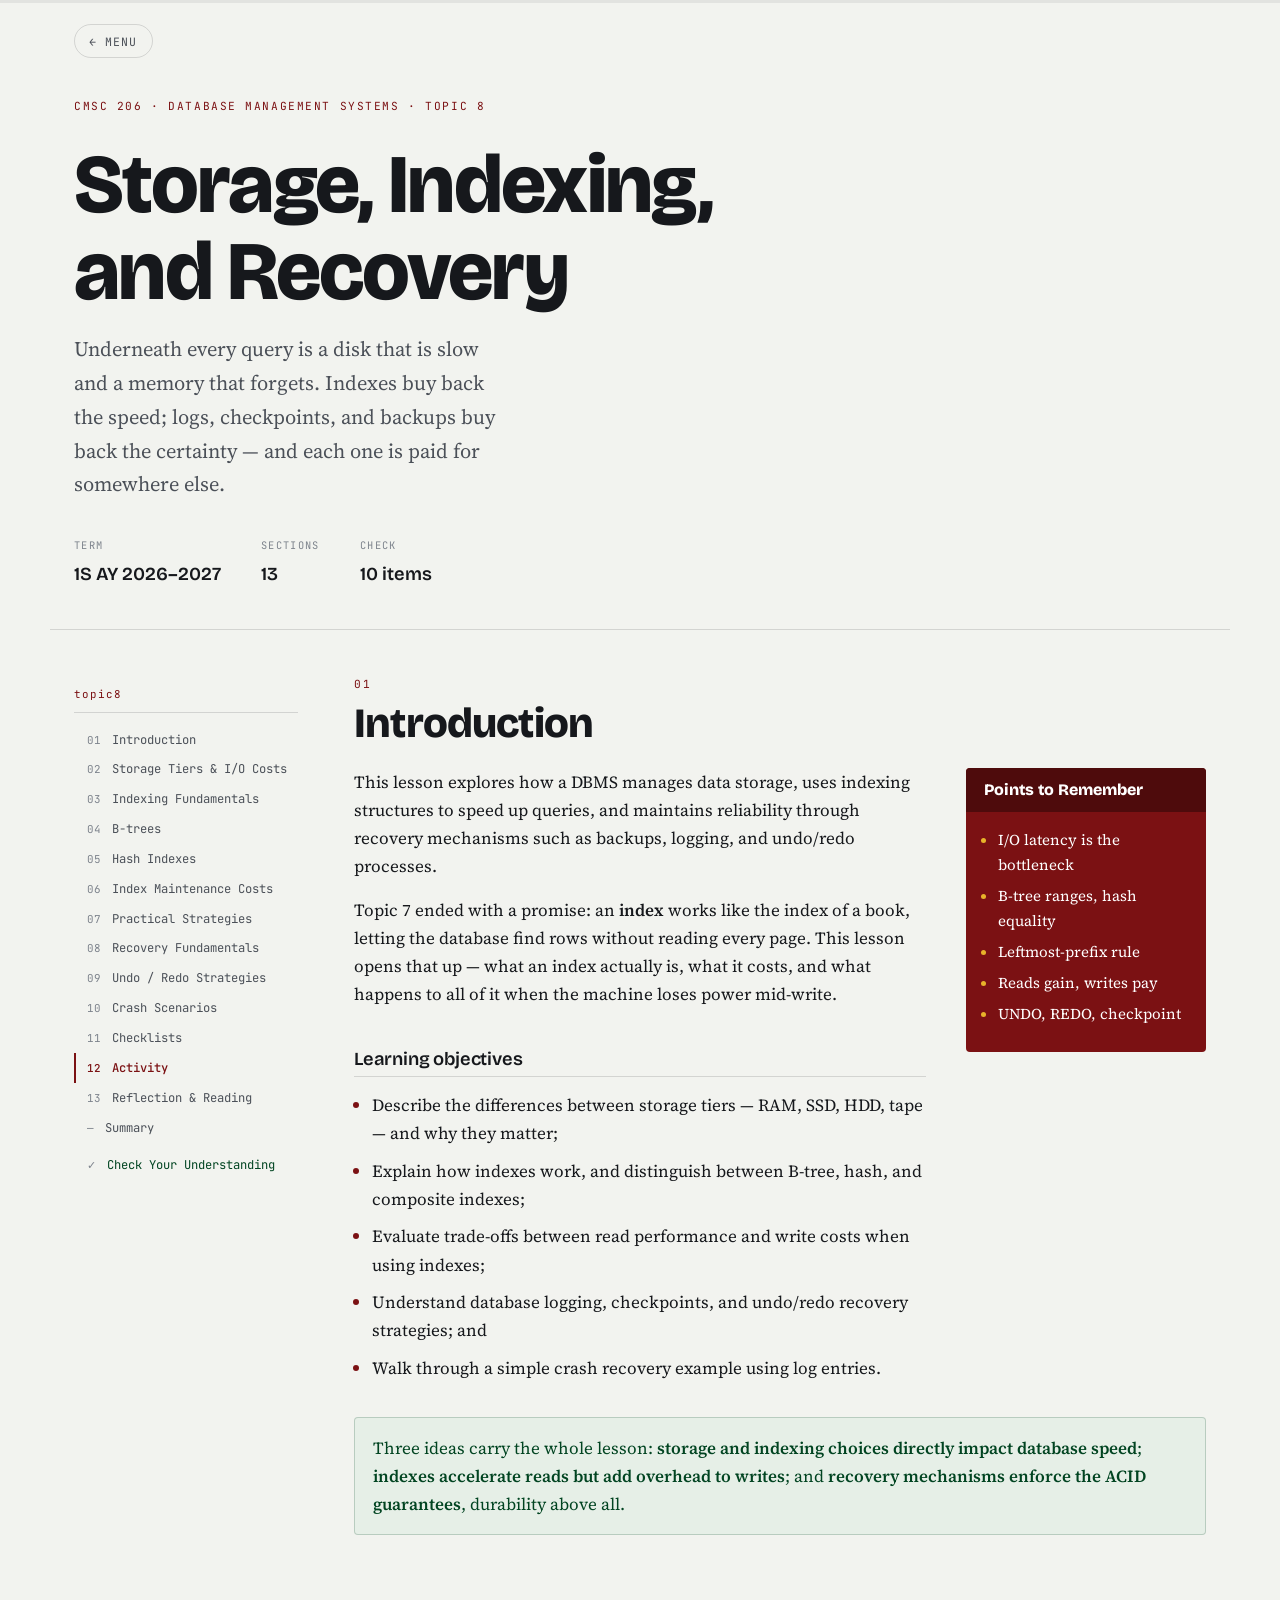
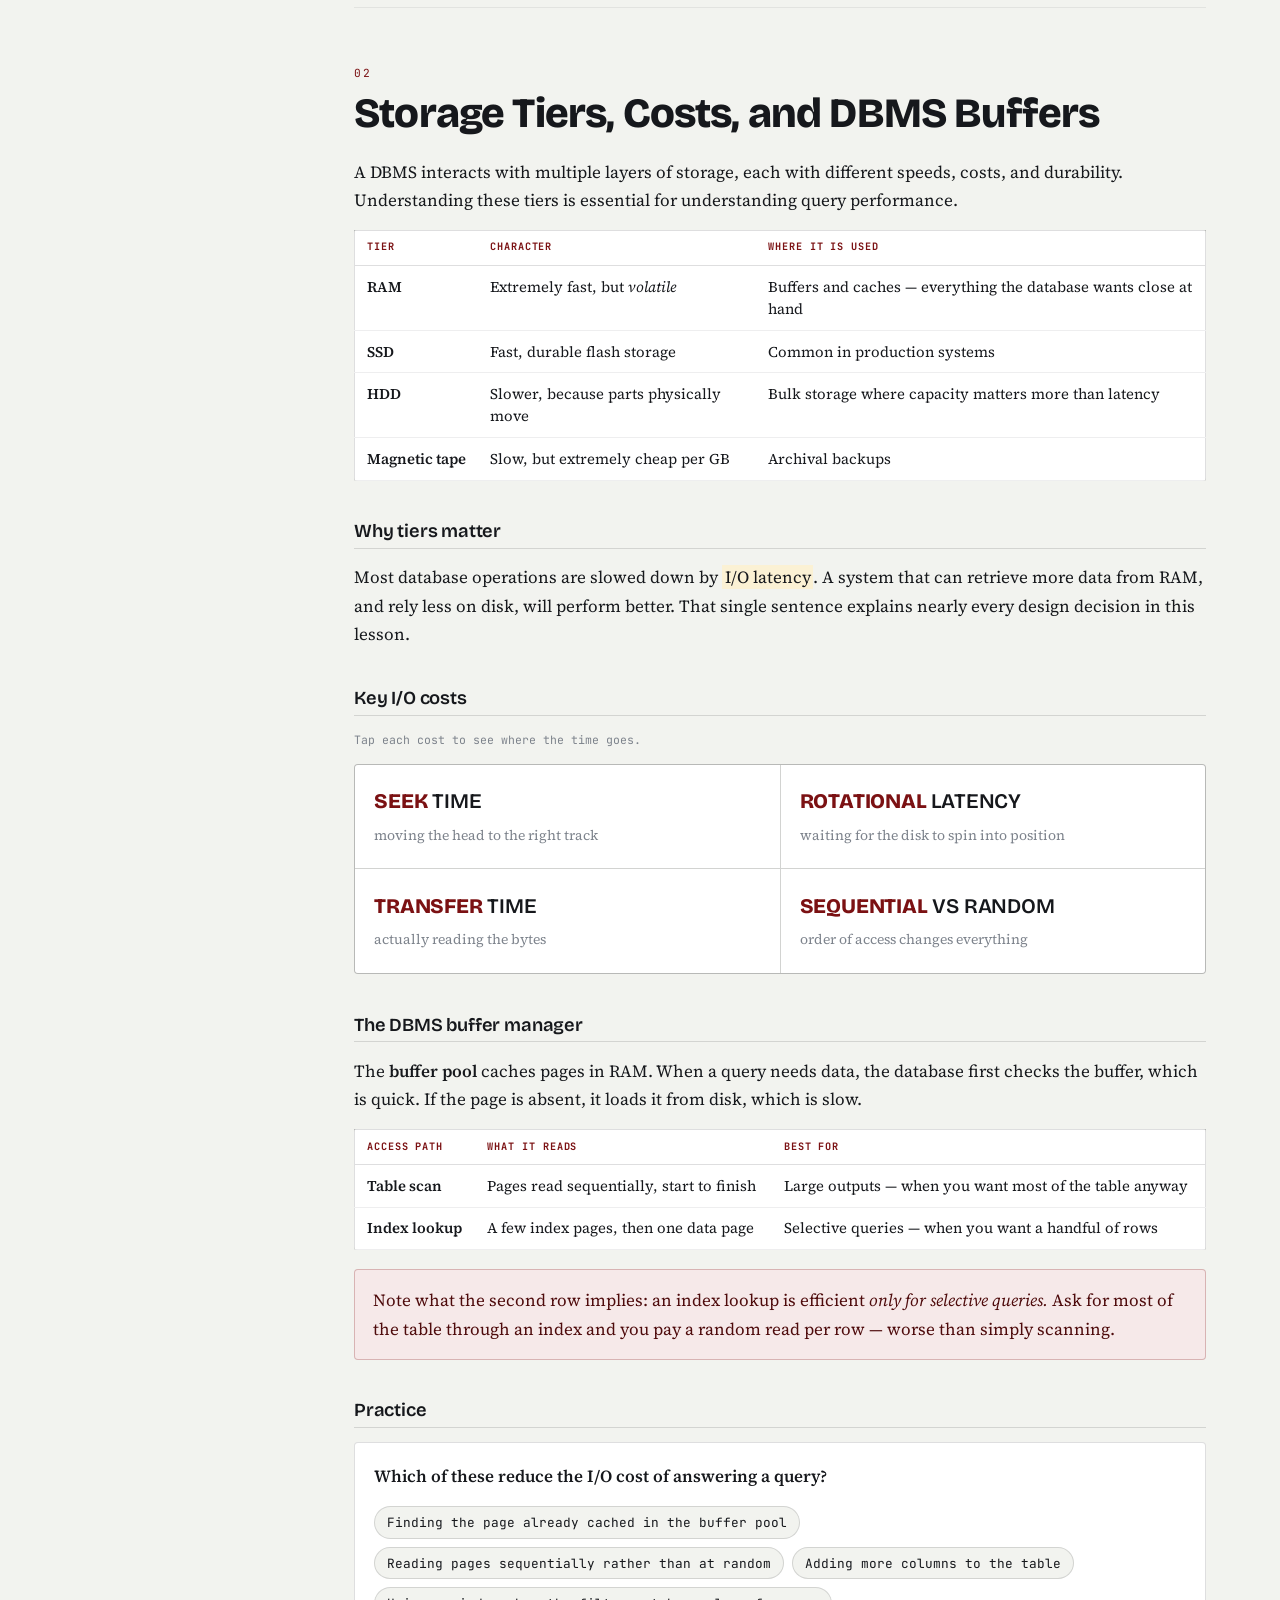
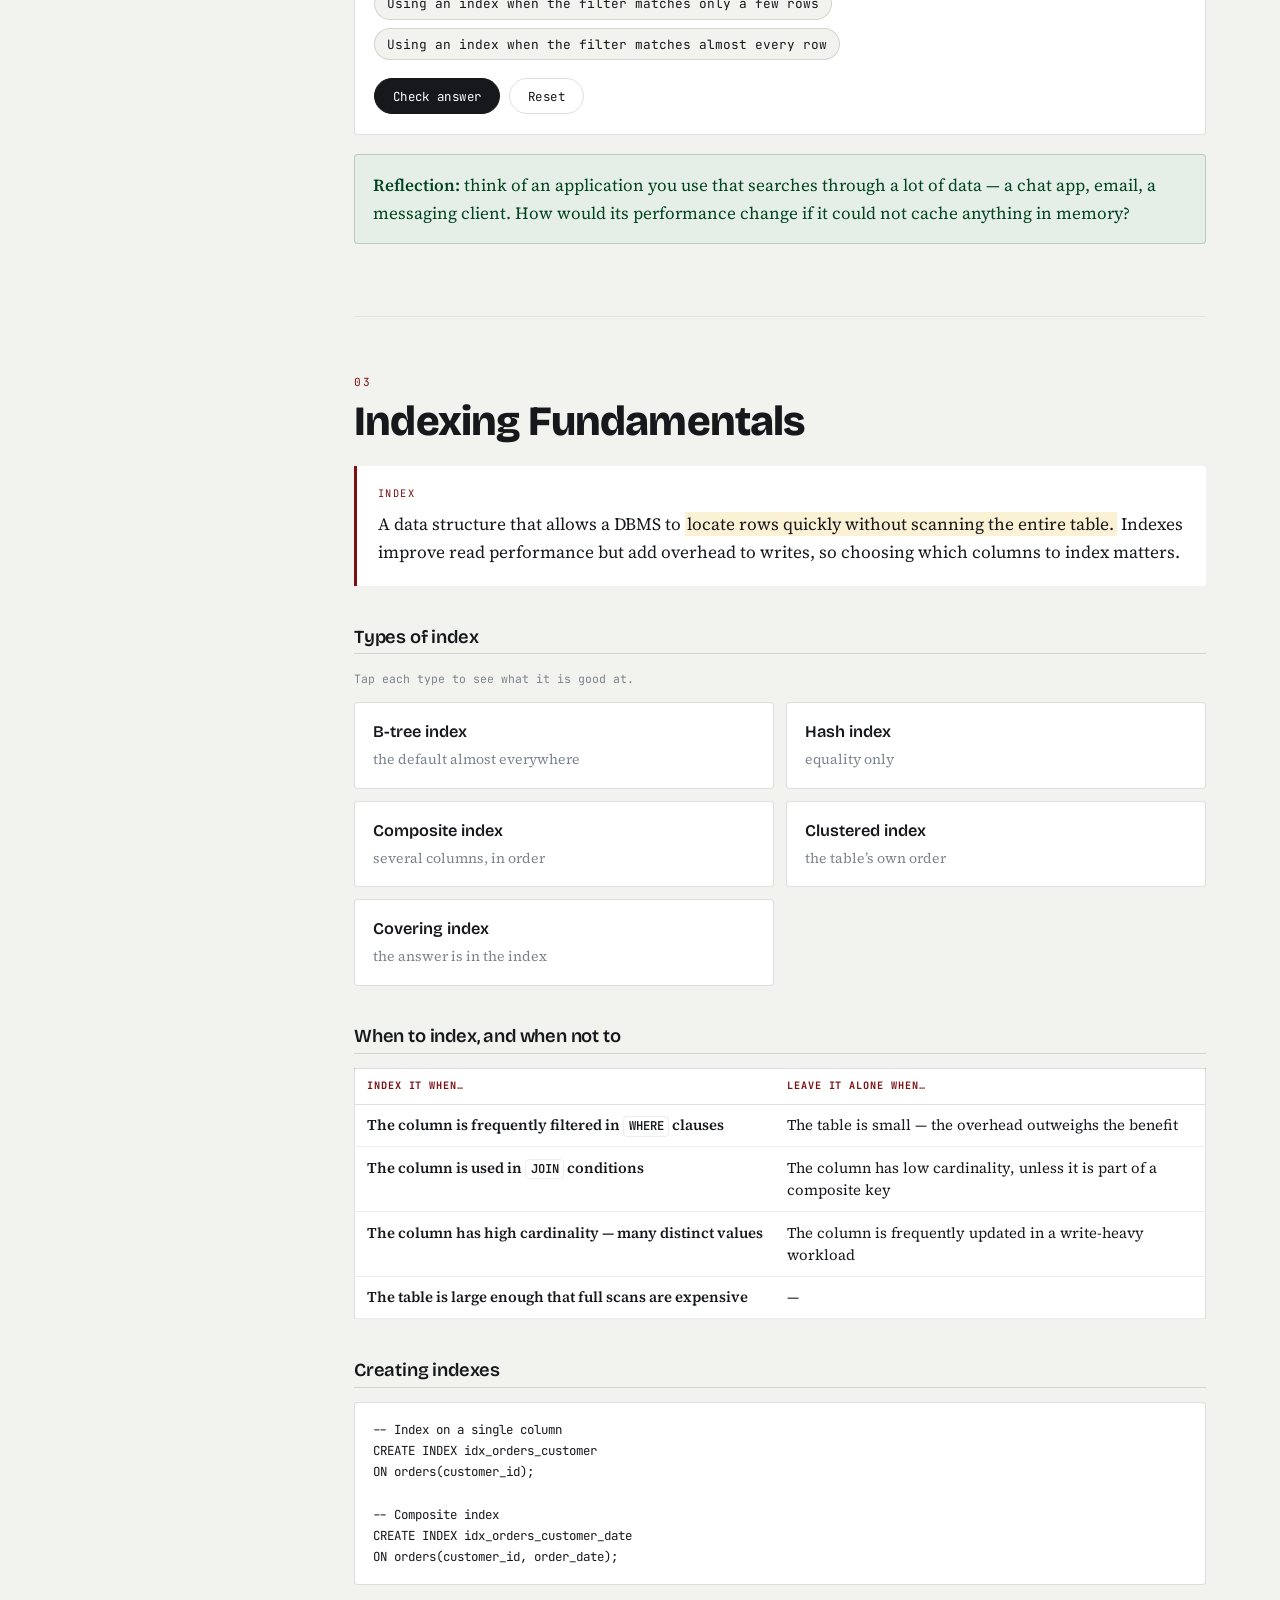
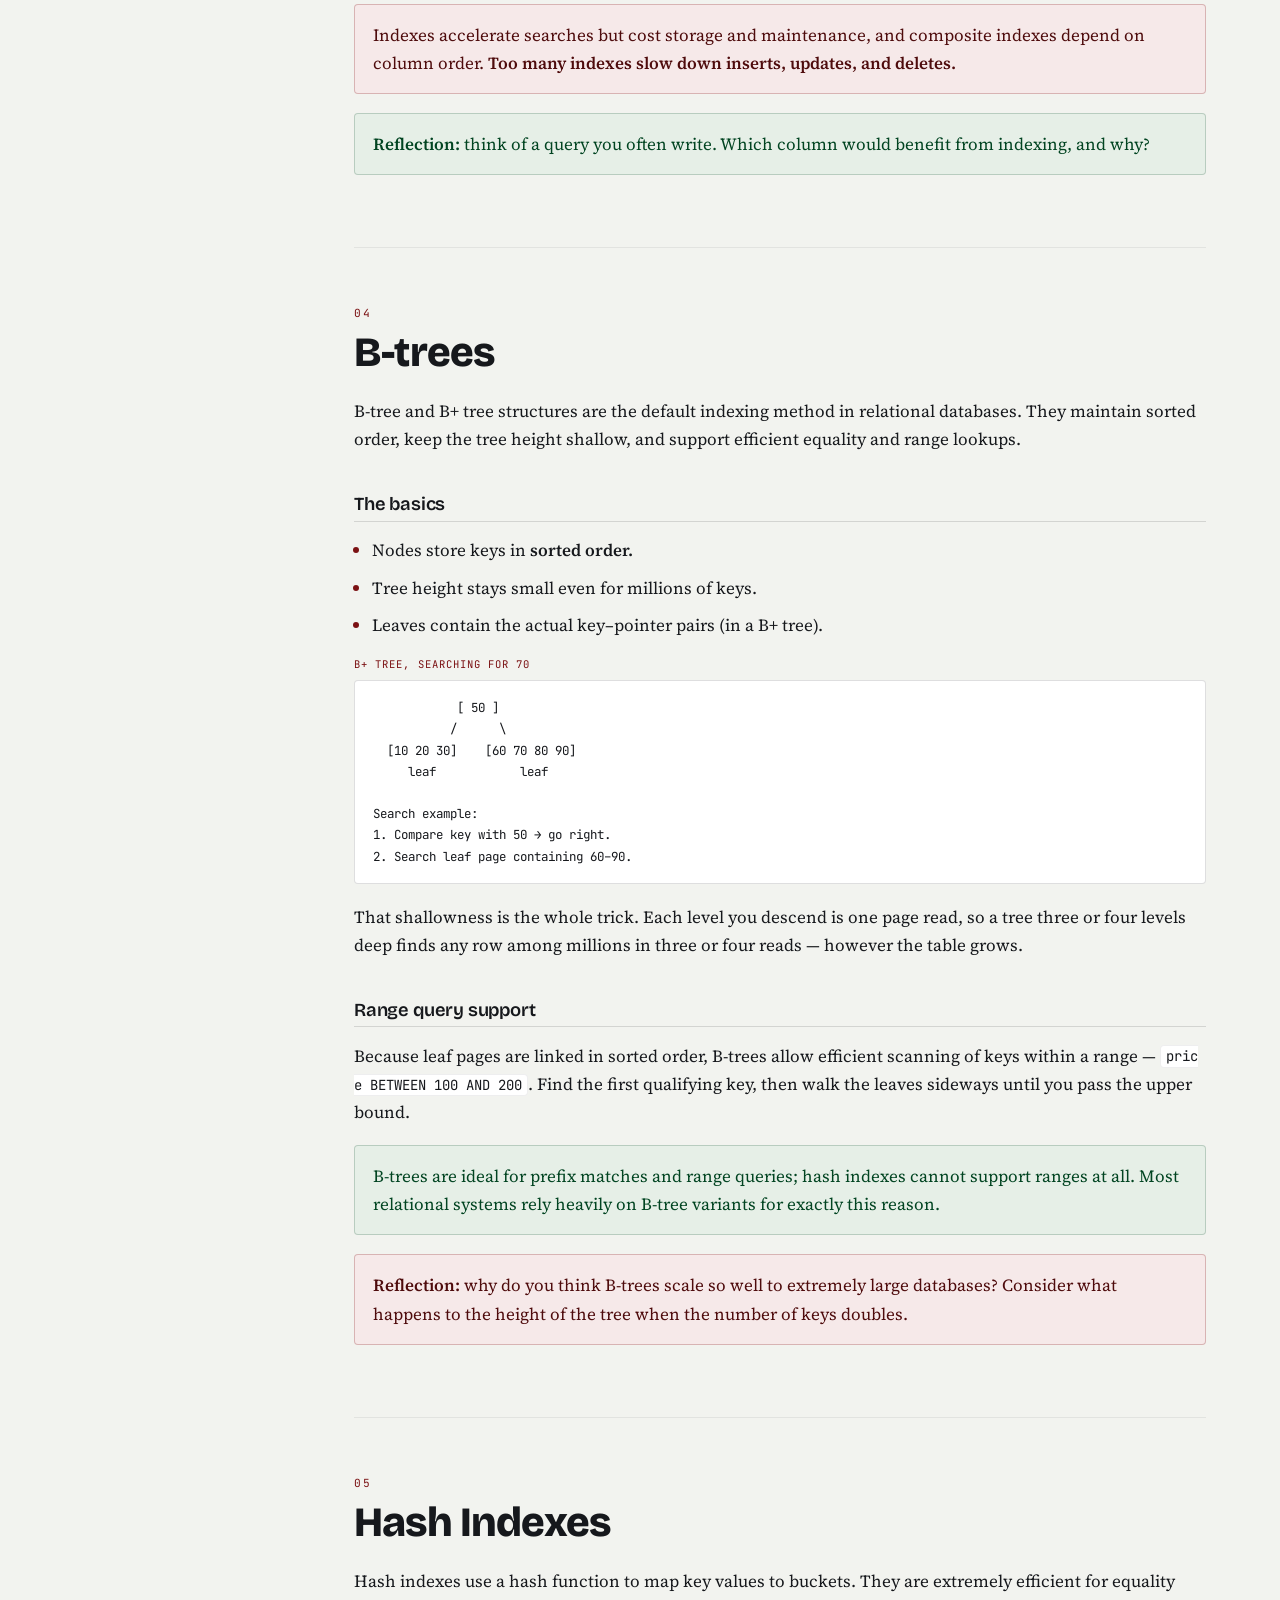
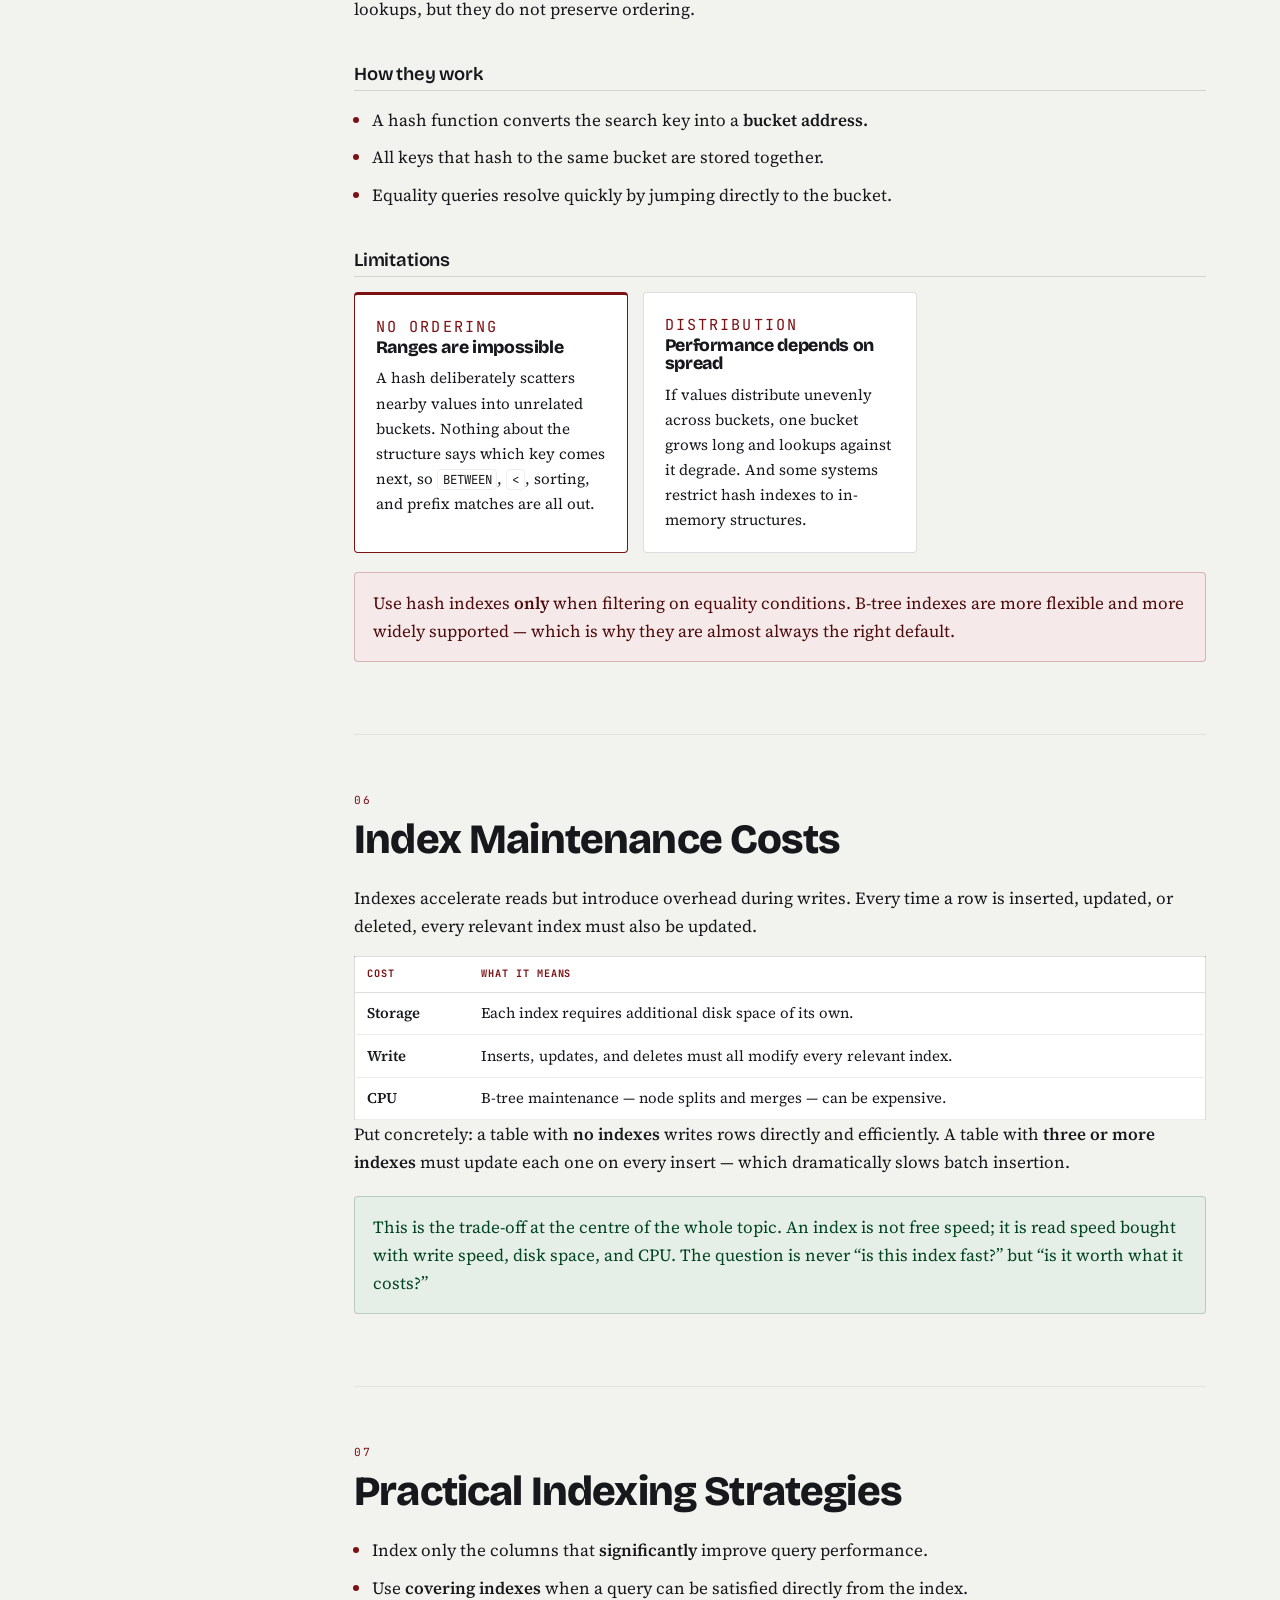
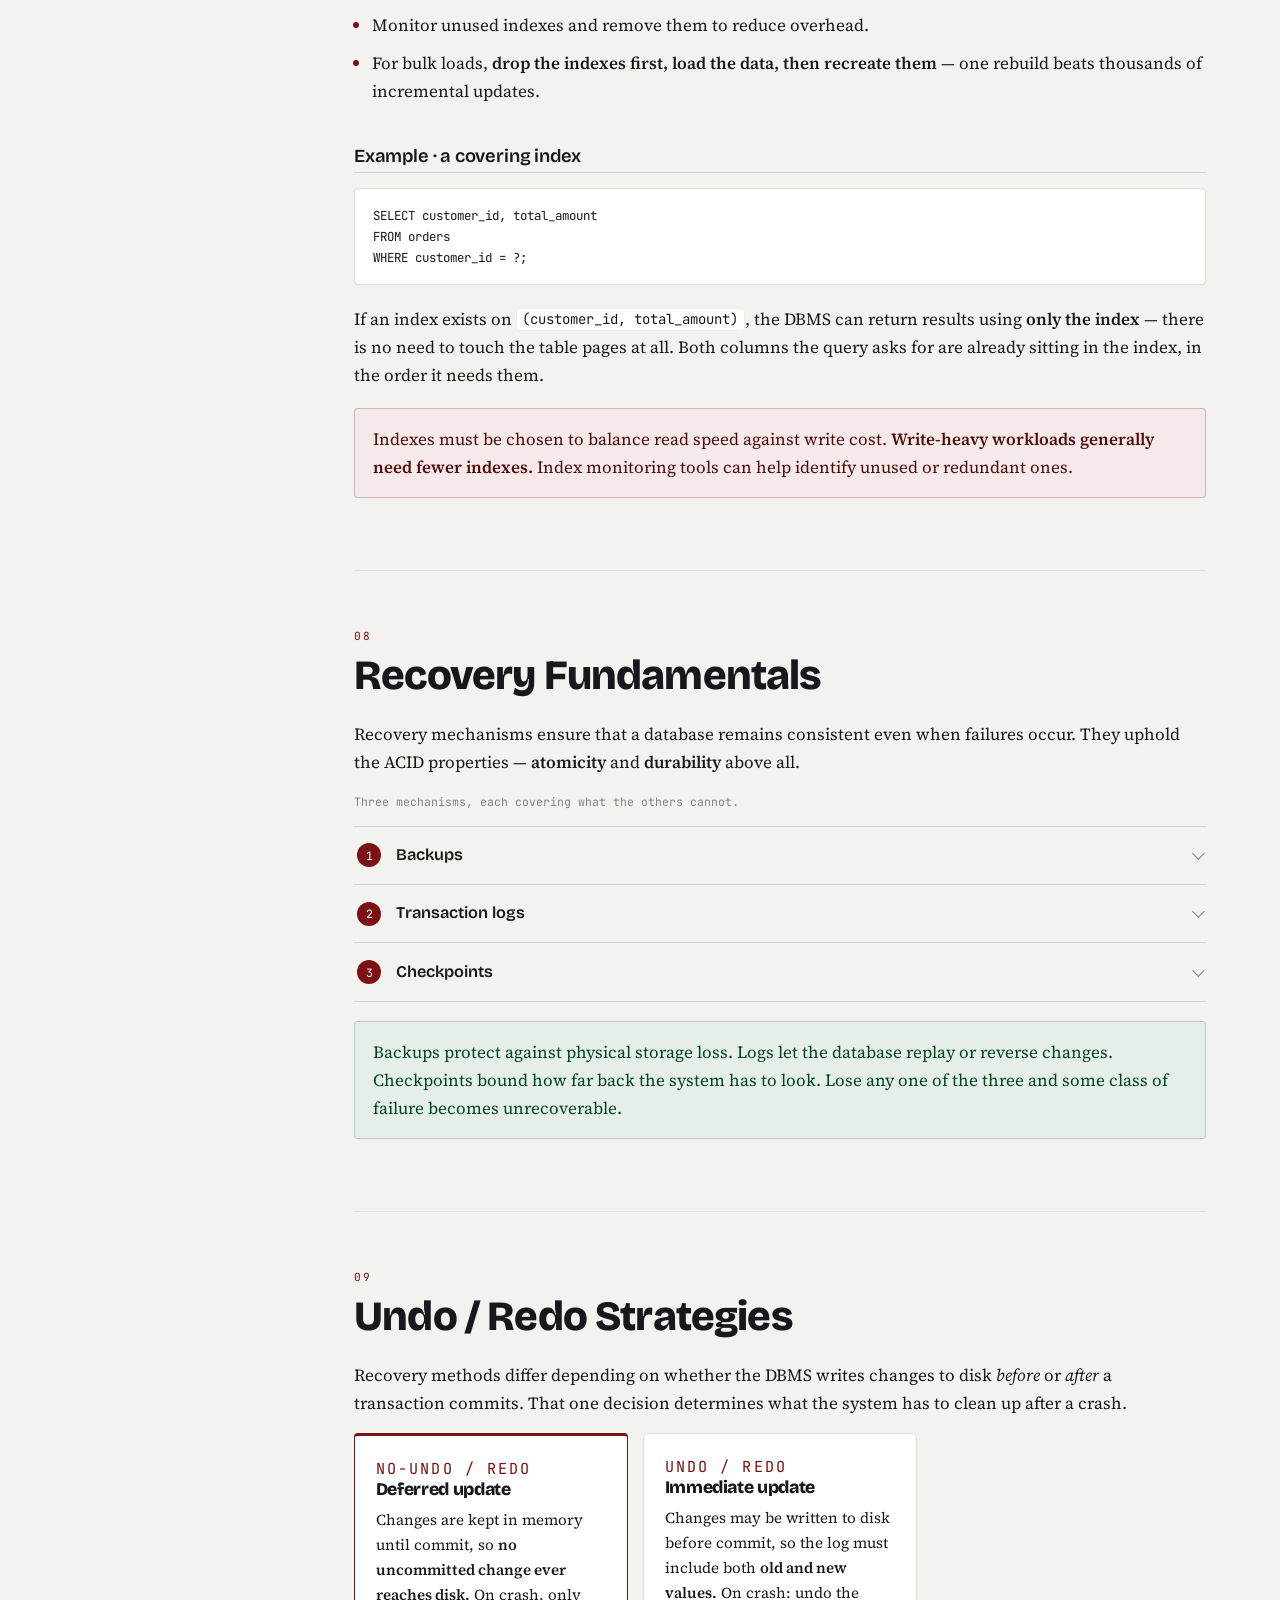
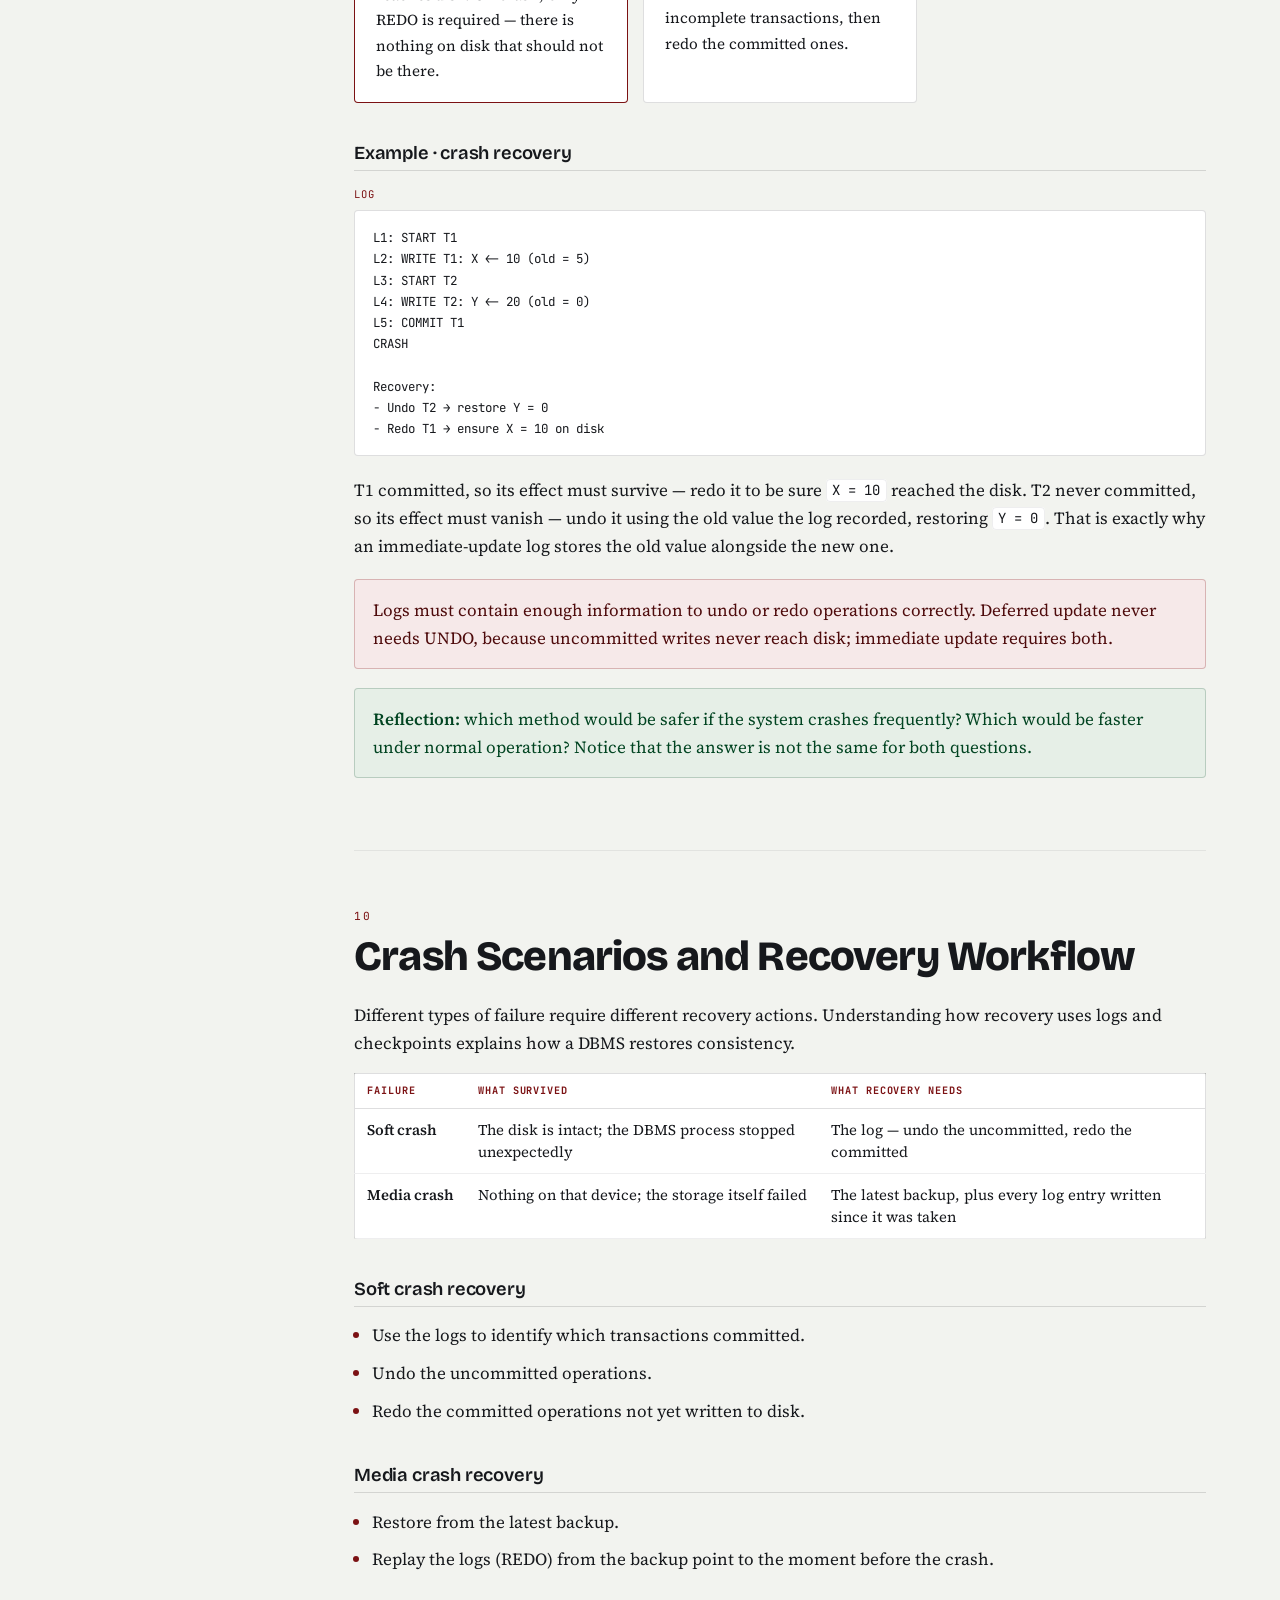
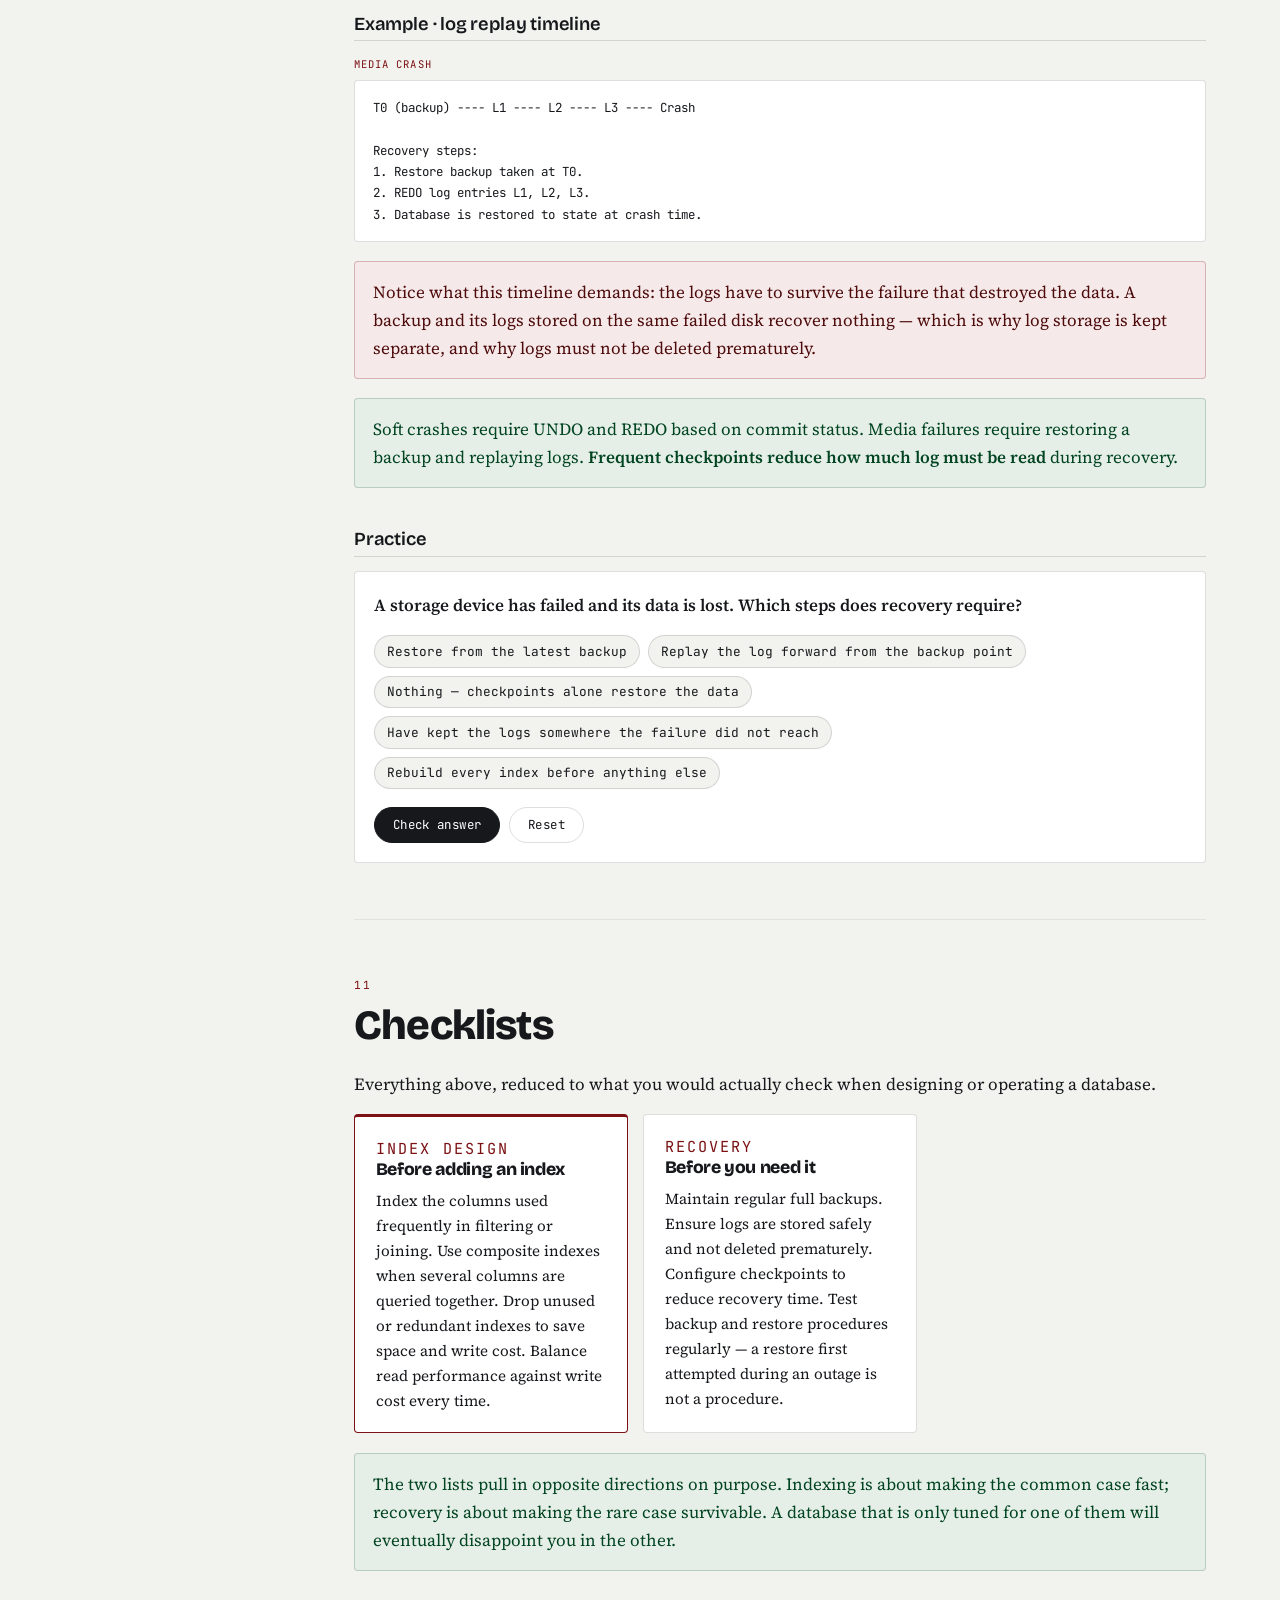
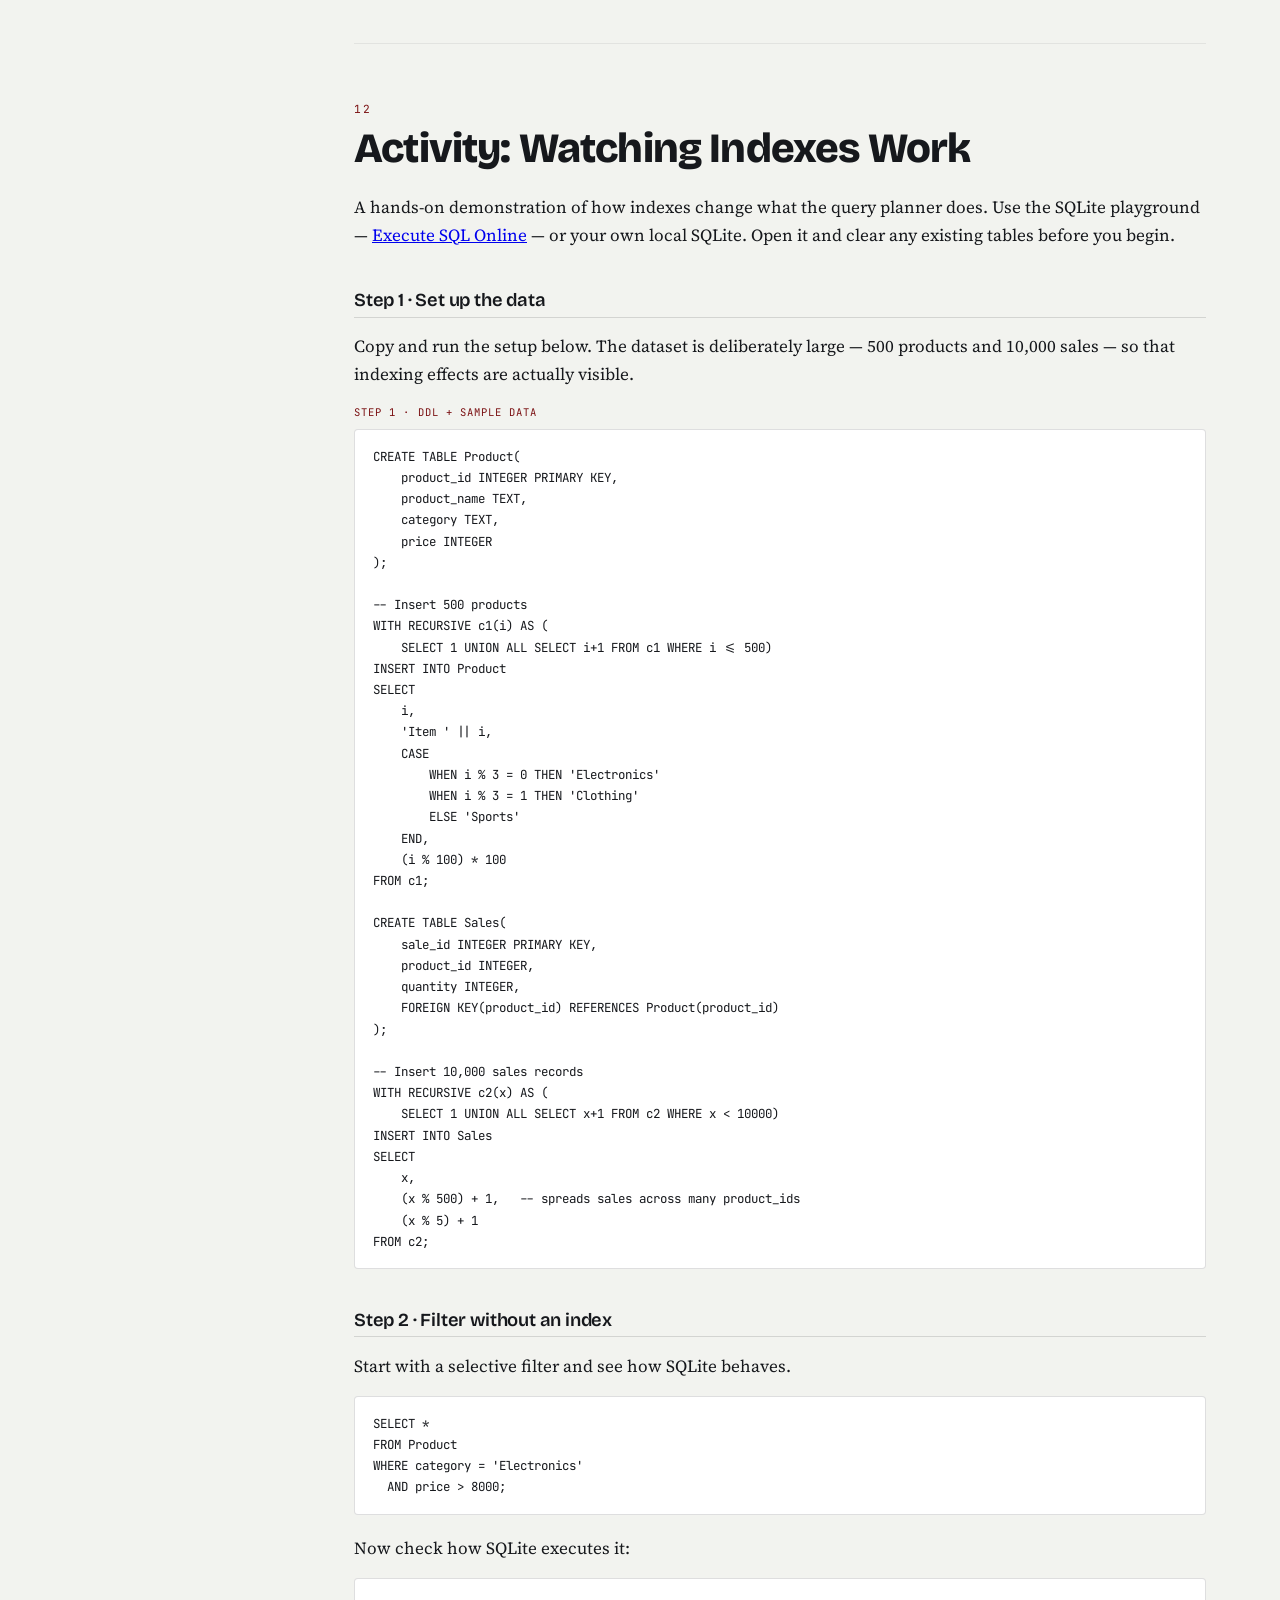
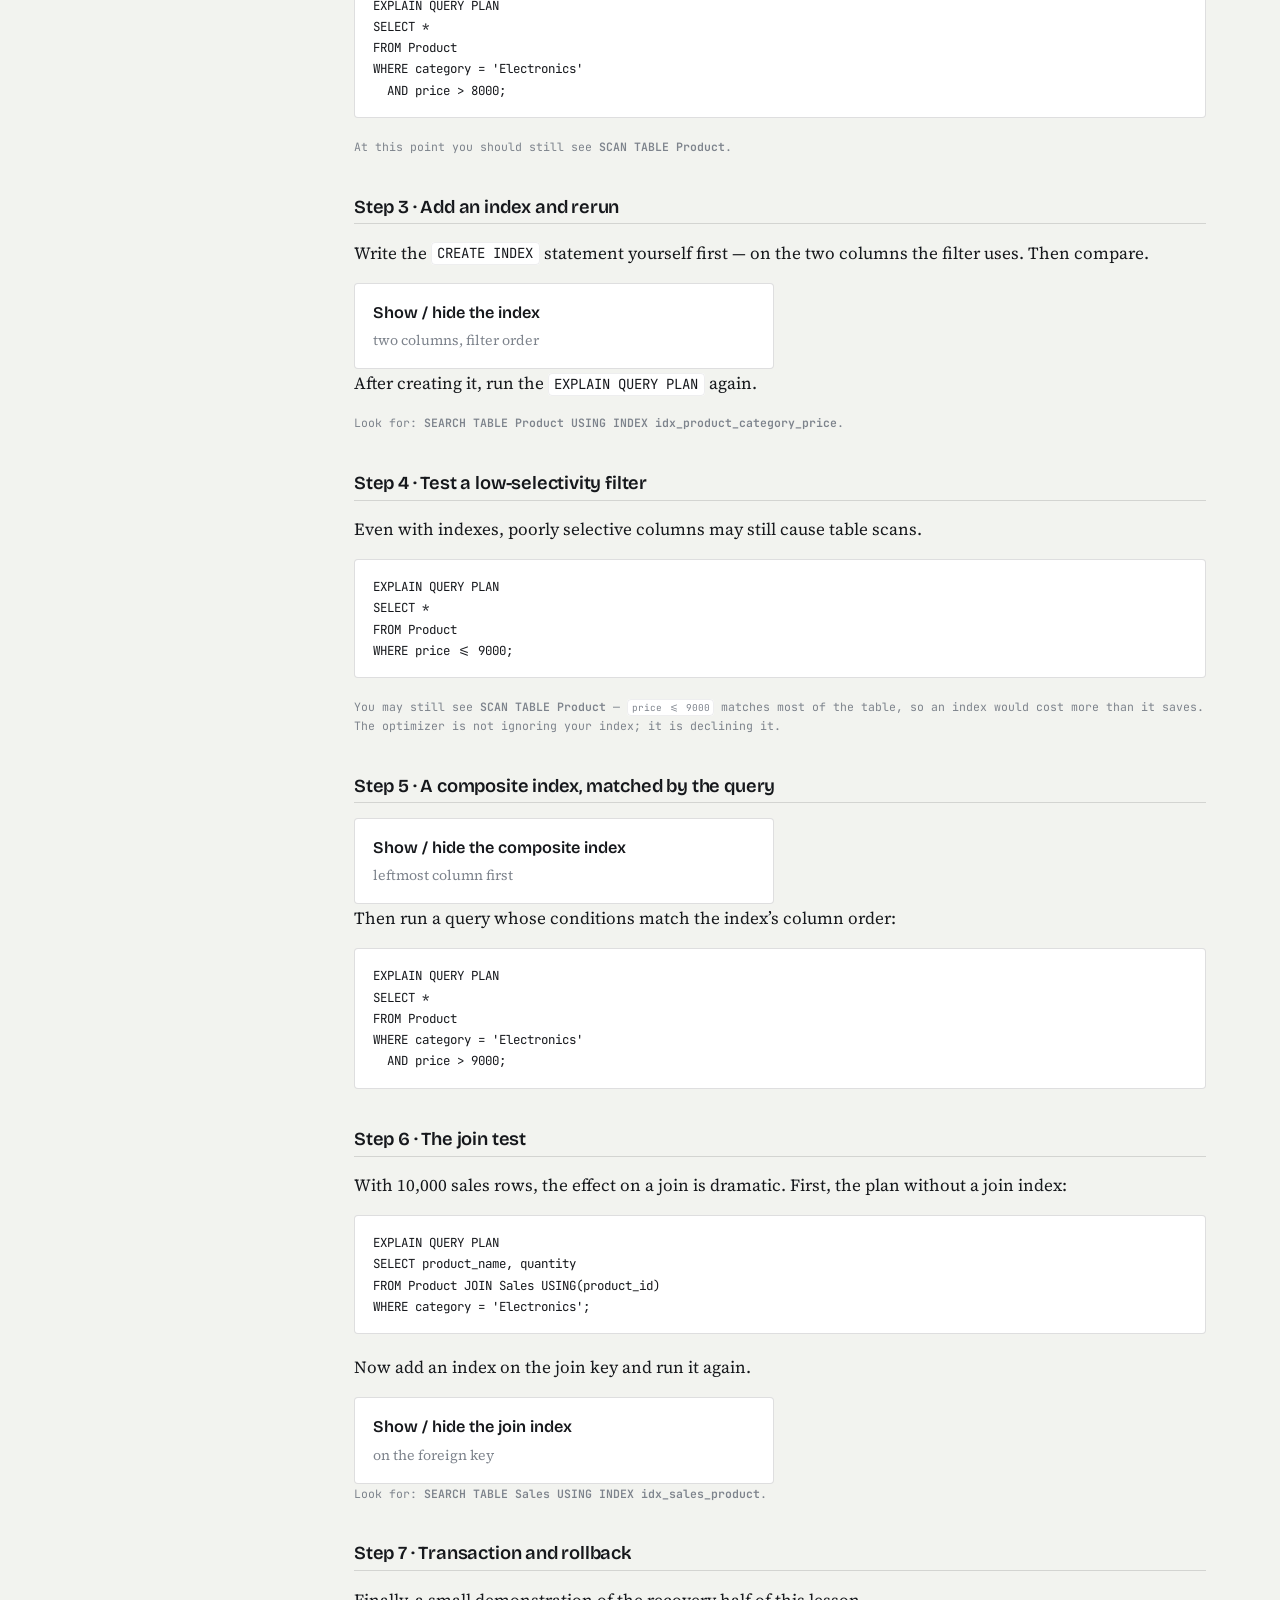
<file: lessons/Topic8.html>
<!DOCTYPE html>
<html lang="en">
<head>
<meta charset="UTF-8">
<meta name="viewport" content="width=device-width, initial-scale=1.0">
<title>Topic 8 &middot; Storage, Indexing, and Recovery &middot; CMSC 206</title>
<link rel="preconnect" href="https://fonts.googleapis.com">
<link rel="preconnect" href="https://fonts.gstatic.com" crossorigin>
<link href="https://fonts.googleapis.com/css2?family=Bricolage+Grotesque:opsz,wght@12..96,600;12..96,800&family=JetBrains+Mono:wght@400;500;700&family=Source+Serif+4:opsz,wght@8..60,400;8..60,600;8..60,700&display=swap" rel="stylesheet">
<link rel="stylesheet" href="../assets/style.css">
</head>
<body data-lesson="topic8">

<div class="progress" role="progressbar" aria-label="Lesson progress" aria-valuemin="0" aria-valuemax="100" aria-valuenow="0">
  <div class="progress__bar"></div>
</div>

<div class="topbar">
  <a class="menu-link" href="../index.html"><span aria-hidden="true">&larr;</span> Menu</a>
</div>

<header class="hero">
  <p class="eyebrow">CMSC 206 &middot; Database Management Systems &middot; Topic 8</p>
  <h1>Storage, Indexing,<br>and Recovery</h1>
  <p class="hero__lede">Underneath every query is a disk that is slow and a memory that forgets. Indexes buy back the speed; logs, checkpoints, and backups buy back the certainty &mdash; and each one is paid for somewhere else.</p>
  <dl class="hero__meta">
    <div><dt>Term</dt><dd>1S AY 2026&ndash;2027</dd></div>
    <div><dt>Sections</dt><dd>13</dd></div>
    <div><dt>Check</dt><dd>10 items</dd></div>
  </dl>
</header>

<div class="shell">

  <nav class="rail" aria-label="Lesson sections">
    <p class="rail__label">topic8</p>
    <ol class="rail__list">
      <li><a href="#intro" class="rail__link"><span>01</span> Introduction</a></li>
      <li><a href="#tiers" class="rail__link"><span>02</span> Storage Tiers &amp; I/O Costs</a></li>
      <li><a href="#indexing" class="rail__link"><span>03</span> Indexing Fundamentals</a></li>
      <li><a href="#btrees" class="rail__link"><span>04</span> B-trees</a></li>
      <li><a href="#hash" class="rail__link"><span>05</span> Hash Indexes</a></li>
      <li><a href="#upkeep" class="rail__link"><span>06</span> Index Maintenance Costs</a></li>
      <li><a href="#strategies" class="rail__link"><span>07</span> Practical Strategies</a></li>
      <li><a href="#recovery" class="rail__link"><span>08</span> Recovery Fundamentals</a></li>
      <li><a href="#undoredo" class="rail__link"><span>09</span> Undo / Redo Strategies</a></li>
      <li><a href="#crash" class="rail__link"><span>10</span> Crash Scenarios</a></li>
      <li><a href="#checklists" class="rail__link"><span>11</span> Checklists</a></li>
      <li><a href="#activity" class="rail__link"><span>12</span> Activity</a></li>
      <li><a href="#reflection" class="rail__link"><span>13</span> Reflection &amp; Reading</a></li>
      <li><a href="#summary" class="rail__link"><span>&mdash;</span> Summary</a></li>
      <li><a href="#check" class="rail__link rail__link--check"><span>&#10003;</span> Check Your Understanding</a></li>
    </ol>
  </nav>

  <main class="main">

    <!-- ============ 01 INTRODUCTION ============ -->
    <section id="intro" class="section">
      <p class="section__num">01</p>
      <h2>Introduction</h2>
      <div class="split">
        <div>
          <p>This lesson explores how a DBMS manages data storage, uses indexing structures to speed up queries, and maintains reliability through recovery mechanisms such as backups, logging, and undo/redo processes.</p>
          <p>Topic 7 ended with a promise: an <strong>index</strong> works like the index of a book, letting the database find rows without reading every page. This lesson opens that up &mdash; what an index actually is, what it costs, and what happens to all of it when the machine loses power mid-write.</p>

          <h3 class="sub">Learning objectives</h3>
          <ul class="list">
            <li>Describe the differences between storage tiers &mdash; RAM, SSD, HDD, tape &mdash; and why they matter;</li>
            <li>Explain how indexes work, and distinguish between B-tree, hash, and composite indexes;</li>
            <li>Evaluate trade-offs between read performance and write costs when using indexes;</li>
            <li>Understand database logging, checkpoints, and undo/redo recovery strategies; and</li>
            <li>Walk through a simple crash recovery example using log entries.</li>
          </ul>
        </div>
        <aside class="remember">
          <h3>Points to Remember</h3>
          <ul>
            <li>I/O latency is the bottleneck</li>
            <li>B-tree ranges, hash equality</li>
            <li>Leftmost-prefix rule</li>
            <li>Reads gain, writes pay</li>
            <li>UNDO, REDO, checkpoint</li>
          </ul>
        </aside>
      </div>
      <p class="callout callout--note">Three ideas carry the whole lesson: <strong>storage and indexing choices directly impact database speed</strong>; <strong>indexes accelerate reads but add overhead to writes</strong>; and <strong>recovery mechanisms enforce the ACID guarantees</strong>, durability above all.</p>
    </section>

    <!-- ============ 02 STORAGE TIERS ============ -->
    <section id="tiers" class="section">
      <p class="section__num">02</p>
      <h2>Storage Tiers, Costs, and DBMS Buffers</h2>
      <p>A DBMS interacts with multiple layers of storage, each with different speeds, costs, and durability. Understanding these tiers is essential for understanding query performance.</p>
      <div style="overflow-x:auto;">
<table style="width:100%; border-collapse:collapse; background:var(--card); border:1px solid var(--rule); border-radius:var(--r);">
<thead><tr>
<th style="text-align:left; padding:.55rem .75rem; border-bottom:1px solid var(--rule); font-family:var(--mono); font-size:.64rem; letter-spacing:.09em; text-transform:uppercase; color:var(--maroon); vertical-align:bottom;">Tier</th>
<th style="text-align:left; padding:.55rem .75rem; border-bottom:1px solid var(--rule); font-family:var(--mono); font-size:.64rem; letter-spacing:.09em; text-transform:uppercase; color:var(--maroon); vertical-align:bottom;">Character</th>
<th style="text-align:left; padding:.55rem .75rem; border-bottom:1px solid var(--rule); font-family:var(--mono); font-size:.64rem; letter-spacing:.09em; text-transform:uppercase; color:var(--maroon); vertical-align:bottom;">Where it is used</th>
</tr></thead><tbody>
<tr>
<td style="padding:.6rem .75rem; border-bottom:1px solid var(--rule-soft); font-size:.93rem; line-height:1.5; vertical-align:top; font-weight:600; white-space:nowrap;"><b>RAM</b></td>
<td style="padding:.6rem .75rem; border-bottom:1px solid var(--rule-soft); font-size:.93rem; line-height:1.5; vertical-align:top;">Extremely fast, but <em>volatile</em></td>
<td style="padding:.6rem .75rem; border-bottom:1px solid var(--rule-soft); font-size:.93rem; line-height:1.5; vertical-align:top;">Buffers and caches &mdash; everything the database wants close at hand</td>
</tr>
<tr>
<td style="padding:.6rem .75rem; border-bottom:1px solid var(--rule-soft); font-size:.93rem; line-height:1.5; vertical-align:top; font-weight:600; white-space:nowrap;"><b>SSD</b></td>
<td style="padding:.6rem .75rem; border-bottom:1px solid var(--rule-soft); font-size:.93rem; line-height:1.5; vertical-align:top;">Fast, durable flash storage</td>
<td style="padding:.6rem .75rem; border-bottom:1px solid var(--rule-soft); font-size:.93rem; line-height:1.5; vertical-align:top;">Common in production systems</td>
</tr>
<tr>
<td style="padding:.6rem .75rem; border-bottom:1px solid var(--rule-soft); font-size:.93rem; line-height:1.5; vertical-align:top; font-weight:600; white-space:nowrap;"><b>HDD</b></td>
<td style="padding:.6rem .75rem; border-bottom:1px solid var(--rule-soft); font-size:.93rem; line-height:1.5; vertical-align:top;">Slower, because parts physically move</td>
<td style="padding:.6rem .75rem; border-bottom:1px solid var(--rule-soft); font-size:.93rem; line-height:1.5; vertical-align:top;">Bulk storage where capacity matters more than latency</td>
</tr>
<tr>
<td style="padding:.6rem .75rem; border-bottom:1px solid var(--rule-soft); font-size:.93rem; line-height:1.5; vertical-align:top; font-weight:600; white-space:nowrap;"><b>Magnetic tape</b></td>
<td style="padding:.6rem .75rem; border-bottom:1px solid var(--rule-soft); font-size:.93rem; line-height:1.5; vertical-align:top;">Slow, but extremely cheap per GB</td>
<td style="padding:.6rem .75rem; border-bottom:1px solid var(--rule-soft); font-size:.93rem; line-height:1.5; vertical-align:top;">Archival backups</td>
</tr>
</tbody></table></div>

      <h3 class="sub">Why tiers matter</h3>
      <p>Most database operations are slowed down by <mark>I/O latency</mark>. A system that can retrieve more data from RAM, and rely less on disk, will perform better. That single sentence explains nearly every design decision in this lesson.</p>

      <h3 class="sub">Key I/O costs</h3>
      <p class="hint">Tap each cost to see where the time goes.</p>
      <div class="quad">
        <button class="quad__cell" type="button" data-reveal aria-expanded="false">
          <span class="quad__word"><b>Seek</b> time</span>
          <span class="quad__short">moving the head to the right track</span>
          <span class="quad__long">On an HDD, a physical arm swings across the platter. This is mechanical movement measured in milliseconds &mdash; an eternity next to RAM, and the reason random access on spinning disks is so punishing.</span>
        </button>
        <button class="quad__cell" type="button" data-reveal aria-expanded="false">
          <span class="quad__word"><b>Rotational</b> latency</span>
          <span class="quad__short">waiting for the disk to spin into position</span>
          <span class="quad__long">Even once the head is over the right track, the data has to come around under it. On average you wait half a revolution for whatever you asked for.</span>
        </button>
        <button class="quad__cell" type="button" data-reveal aria-expanded="false">
          <span class="quad__word"><b>Transfer</b> time</span>
          <span class="quad__short">actually reading the bytes</span>
          <span class="quad__long">The time to stream the data off the device once it is found. Usually the smallest of the three on an HDD, which is why reading a little and reading a lot can cost nearly the same.</span>
        </button>
        <button class="quad__cell" type="button" data-reveal aria-expanded="false">
          <span class="quad__word"><b>Sequential</b> vs random</span>
          <span class="quad__short">order of access changes everything</span>
          <span class="quad__long">Sequential reads are far more efficient: seek and rotation are paid once, then the data streams. Random reads pay both costs over and over. This gap is why a full table scan can beat an index when a query returns most of the table.</span>
        </button>
      </div>

      <h3 class="sub">The DBMS buffer manager</h3>
      <p>The <strong>buffer pool</strong> caches pages in RAM. When a query needs data, the database first checks the buffer, which is quick. If the page is absent, it loads it from disk, which is slow.</p>
      <div style="overflow-x:auto;">
<table style="width:100%; border-collapse:collapse; background:var(--card); border:1px solid var(--rule); border-radius:var(--r);">
<thead><tr>
<th style="text-align:left; padding:.55rem .75rem; border-bottom:1px solid var(--rule); font-family:var(--mono); font-size:.64rem; letter-spacing:.09em; text-transform:uppercase; color:var(--maroon); vertical-align:bottom;">Access path</th>
<th style="text-align:left; padding:.55rem .75rem; border-bottom:1px solid var(--rule); font-family:var(--mono); font-size:.64rem; letter-spacing:.09em; text-transform:uppercase; color:var(--maroon); vertical-align:bottom;">What it reads</th>
<th style="text-align:left; padding:.55rem .75rem; border-bottom:1px solid var(--rule); font-family:var(--mono); font-size:.64rem; letter-spacing:.09em; text-transform:uppercase; color:var(--maroon); vertical-align:bottom;">Best for</th>
</tr></thead><tbody>
<tr>
<td style="padding:.6rem .75rem; border-bottom:1px solid var(--rule-soft); font-size:.93rem; line-height:1.5; vertical-align:top; font-weight:600; white-space:nowrap;"><b>Table scan</b></td>
<td style="padding:.6rem .75rem; border-bottom:1px solid var(--rule-soft); font-size:.93rem; line-height:1.5; vertical-align:top;">Pages read sequentially, start to finish</td>
<td style="padding:.6rem .75rem; border-bottom:1px solid var(--rule-soft); font-size:.93rem; line-height:1.5; vertical-align:top;">Large outputs &mdash; when you want most of the table anyway</td>
</tr>
<tr>
<td style="padding:.6rem .75rem; border-bottom:1px solid var(--rule-soft); font-size:.93rem; line-height:1.5; vertical-align:top; font-weight:600; white-space:nowrap;"><b>Index lookup</b></td>
<td style="padding:.6rem .75rem; border-bottom:1px solid var(--rule-soft); font-size:.93rem; line-height:1.5; vertical-align:top;">A few index pages, then one data page</td>
<td style="padding:.6rem .75rem; border-bottom:1px solid var(--rule-soft); font-size:.93rem; line-height:1.5; vertical-align:top;">Selective queries &mdash; when you want a handful of rows</td>
</tr>
</tbody></table></div>
      <p class="callout callout--warn">Note what the second row implies: an index lookup is efficient <em>only for selective queries.</em> Ask for most of the table through an index and you pay a random read per row &mdash; worse than simply scanning.</p>

      <h3 class="sub">Practice</h3>
      <div class="activity" data-activity="pick"
           data-ok="Correct. Caching, sequential access, and selectivity are the three levers; the number of columns is not one of them."
           data-no="Not quite. Buffer pools, sequential reads, and selective lookups all reduce I/O cost. The width of the table is a different concern.">
        <p class="activity__prompt">Which of these reduce the <strong>I/O cost</strong> of answering a query?</p>
        <div class="chips">
          <button class="chip" type="button" data-correct="true">Finding the page already cached in the buffer pool</button>
          <button class="chip" type="button" data-correct="true">Reading pages sequentially rather than at random</button>
          <button class="chip" type="button">Adding more columns to the table</button>
          <button class="chip" type="button" data-correct="true">Using an index when the filter matches only a few rows</button>
          <button class="chip" type="button">Using an index when the filter matches almost every row</button>
        </div>
        <div class="activity__foot">
          <button class="btn" type="button" data-pick-check>Check answer</button>
          <button class="btn btn--ghost" type="button" data-pick-reset>Reset</button>
          <p class="activity__verdict" role="status"></p>
        </div>
      </div>
      <p class="callout callout--note"><strong>Reflection:</strong> think of an application you use that searches through a lot of data &mdash; a chat app, email, a messaging client. How would its performance change if it could not cache anything in memory?</p>
    </section>

    <!-- ============ 03 INDEXING FUNDAMENTALS ============ -->
    <section id="indexing" class="section">
      <p class="section__num">03</p>
      <h2>Indexing Fundamentals</h2>
      <div class="definition">
        <p class="definition__tag">Index</p>
        <p>A data structure that allows a DBMS to <mark>locate rows quickly without scanning the entire table.</mark> Indexes improve read performance but add overhead to writes, so choosing which columns to index matters.</p>
      </div>

      <h3 class="sub">Types of index</h3>
      <p class="hint">Tap each type to see what it is good at.</p>
      <div class="cards">
        <button class="card" type="button" data-reveal aria-expanded="false">
          <span class="card__title">B-tree index</span>
          <span class="card__sub">the default almost everywhere</span>
          <span class="card__data">Ordered, balanced trees. Because the keys stay sorted, they support both equality and <em>range</em> queries &mdash; and sorting, and prefix matches.</span>
        </button>
        <button class="card" type="button" data-reveal aria-expanded="false">
          <span class="card__title">Hash index</span>
          <span class="card__sub">equality only</span>
          <span class="card__data">Fast equality lookups by jumping straight to a bucket. No ordering is kept, so range queries are impossible.</span>
        </button>
        <button class="card" type="button" data-reveal aria-expanded="false">
          <span class="card__title">Composite index</span>
          <span class="card__sub">several columns, in order</span>
          <span class="card__data">A multi-column index. It follows the <em>leftmost-prefix rule</em>: a query can use it only if it filters on the first column, then the second, and so on.</span>
        </button>
        <button class="card" type="button" data-reveal aria-expanded="false">
          <span class="card__title">Clustered index</span>
          <span class="card__sub">the table&rsquo;s own order</span>
          <span class="card__data">Determines the physical order of the table&rsquo;s rows on disk. A table can have only one, since rows can only be laid out one way.</span>
        </button>
        <button class="card" type="button" data-reveal aria-expanded="false">
          <span class="card__title">Covering index</span>
          <span class="card__sub">the answer is in the index</span>
          <span class="card__data">Contains every column a query needs, so the DBMS never has to open the table at all. The index <em>is</em> the result.</span>
        </button>
      </div>

      <h3 class="sub">When to index, and when not to</h3>
      <div style="overflow-x:auto;">
<table style="width:100%; border-collapse:collapse; background:var(--card); border:1px solid var(--rule); border-radius:var(--r);">
<thead><tr>
<th style="text-align:left; padding:.55rem .75rem; border-bottom:1px solid var(--rule); font-family:var(--mono); font-size:.64rem; letter-spacing:.09em; text-transform:uppercase; color:var(--maroon); vertical-align:bottom;">Index it when&hellip;</th>
<th style="text-align:left; padding:.55rem .75rem; border-bottom:1px solid var(--rule); font-family:var(--mono); font-size:.64rem; letter-spacing:.09em; text-transform:uppercase; color:var(--maroon); vertical-align:bottom;">Leave it alone when&hellip;</th>
</tr></thead><tbody>
<tr>
<td style="padding:.6rem .75rem; border-bottom:1px solid var(--rule-soft); font-size:.93rem; line-height:1.5; vertical-align:top; font-weight:600; white-space:nowrap;">The column is frequently filtered in <code>WHERE</code> clauses</td>
<td style="padding:.6rem .75rem; border-bottom:1px solid var(--rule-soft); font-size:.93rem; line-height:1.5; vertical-align:top;">The table is small &mdash; the overhead outweighs the benefit</td>
</tr>
<tr>
<td style="padding:.6rem .75rem; border-bottom:1px solid var(--rule-soft); font-size:.93rem; line-height:1.5; vertical-align:top; font-weight:600; white-space:nowrap;">The column is used in <code>JOIN</code> conditions</td>
<td style="padding:.6rem .75rem; border-bottom:1px solid var(--rule-soft); font-size:.93rem; line-height:1.5; vertical-align:top;">The column has low cardinality, unless it is part of a composite key</td>
</tr>
<tr>
<td style="padding:.6rem .75rem; border-bottom:1px solid var(--rule-soft); font-size:.93rem; line-height:1.5; vertical-align:top; font-weight:600; white-space:nowrap;">The column has high cardinality &mdash; many distinct values</td>
<td style="padding:.6rem .75rem; border-bottom:1px solid var(--rule-soft); font-size:.93rem; line-height:1.5; vertical-align:top;">The column is frequently updated in a write-heavy workload</td>
</tr>
<tr>
<td style="padding:.6rem .75rem; border-bottom:1px solid var(--rule-soft); font-size:.93rem; line-height:1.5; vertical-align:top; font-weight:600; white-space:nowrap;">The table is large enough that full scans are expensive</td>
<td style="padding:.6rem .75rem; border-bottom:1px solid var(--rule-soft); font-size:.93rem; line-height:1.5; vertical-align:top;">&mdash;</td>
</tr>
</tbody></table></div>

      <h3 class="sub">Creating indexes</h3>
      <pre style="font-family:var(--mono); font-size:.78rem; line-height:1.7; background:var(--card); border:1px solid var(--rule); border-radius:var(--r); padding:1rem 1.1rem; margin:0 0 1.2rem; overflow-x:auto;">-- Index on a single column
CREATE INDEX idx_orders_customer
ON orders(customer_id);

-- Composite index
CREATE INDEX idx_orders_customer_date
ON orders(customer_id, order_date);</pre>
      <p class="callout callout--warn">Indexes accelerate searches but cost storage and maintenance, and composite indexes depend on column order. <strong>Too many indexes slow down inserts, updates, and deletes.</strong></p>
      <p class="callout callout--note"><strong>Reflection:</strong> think of a query you often write. Which column would benefit from indexing, and why?</p>
    </section>

    <!-- ============ 04 B-TREES ============ -->
    <section id="btrees" class="section">
      <p class="section__num">04</p>
      <h2>B-trees</h2>
      <p>B-tree and B+ tree structures are the default indexing method in relational databases. They maintain sorted order, keep the tree height shallow, and support efficient equality and range lookups.</p>

      <h3 class="sub">The basics</h3>
      <ul class="list">
        <li>Nodes store keys in <strong>sorted order.</strong></li>
        <li>Tree height stays small even for millions of keys.</li>
        <li>Leaves contain the actual key&ndash;pointer pairs (in a B+ tree).</li>
      </ul>
      <p style="font-family:var(--mono); font-size:.66rem; letter-spacing:.1em; text-transform:uppercase; color:var(--maroon); margin:0 0 .45rem;">b+ tree, searching for 70</p><pre style="font-family:var(--mono); font-size:.78rem; line-height:1.7; background:var(--card); border:1px solid var(--rule); border-radius:var(--r); padding:1rem 1.1rem; margin:0 0 1.2rem; overflow-x:auto;">            [ 50 ]
           /      \
  [10 20 30]    [60 70 80 90]
     leaf            leaf

Search example:
1. Compare key with 50 &rarr; go right.
2. Search leaf page containing 60&ndash;90.</pre>
      <p>That shallowness is the whole trick. Each level you descend is one page read, so a tree three or four levels deep finds any row among millions in three or four reads &mdash; however the table grows.</p>

      <h3 class="sub">Range query support</h3>
      <p>Because leaf pages are linked in sorted order, B-trees allow efficient scanning of keys within a range &mdash; <code>price BETWEEN 100 AND 200</code>. Find the first qualifying key, then walk the leaves sideways until you pass the upper bound.</p>
      <p class="callout callout--note">B-trees are ideal for prefix matches and range queries; hash indexes cannot support ranges at all. Most relational systems rely heavily on B-tree variants for exactly this reason.</p>
      <p class="callout callout--warn"><strong>Reflection:</strong> why do you think B-trees scale so well to extremely large databases? Consider what happens to the height of the tree when the number of keys doubles.</p>
    </section>

    <!-- ============ 05 HASH INDEXES ============ -->
    <section id="hash" class="section">
      <p class="section__num">05</p>
      <h2>Hash Indexes</h2>
      <p>Hash indexes use a hash function to map key values to buckets. They are extremely efficient for equality lookups, but they do not preserve ordering.</p>

      <h3 class="sub">How they work</h3>
      <ul class="list">
        <li>A hash function converts the search key into a <strong>bucket address.</strong></li>
        <li>All keys that hash to the same bucket are stored together.</li>
        <li>Equality queries resolve quickly by jumping directly to the bucket.</li>
      </ul>

      <h3 class="sub">Limitations</h3>
      <div class="types">
        <article class="type type--focus">
          <p class="type__tag">no ordering</p>
          <h3>Ranges are impossible</h3>
          <p>A hash deliberately scatters nearby values into unrelated buckets. Nothing about the structure says which key comes next, so <code>BETWEEN</code>, <code>&lt;</code>, sorting, and prefix matches are all out.</p>
        </article>
        <article class="type">
          <p class="type__tag">distribution</p>
          <h3>Performance depends on spread</h3>
          <p>If values distribute unevenly across buckets, one bucket grows long and lookups against it degrade. And some systems restrict hash indexes to in-memory structures.</p>
        </article>
      </div>
      <p class="callout callout--warn">Use hash indexes <strong>only</strong> when filtering on equality conditions. B-tree indexes are more flexible and more widely supported &mdash; which is why they are almost always the right default.</p>
    </section>

    <!-- ============ 06 INDEX MAINTENANCE COSTS ============ -->
    <section id="upkeep" class="section">
      <p class="section__num">06</p>
      <h2>Index Maintenance Costs</h2>
      <p>Indexes accelerate reads but introduce overhead during writes. Every time a row is inserted, updated, or deleted, every relevant index must also be updated.</p>
      <div style="overflow-x:auto;">
<table style="width:100%; border-collapse:collapse; background:var(--card); border:1px solid var(--rule); border-radius:var(--r);">
<thead><tr>
<th style="text-align:left; padding:.55rem .75rem; border-bottom:1px solid var(--rule); font-family:var(--mono); font-size:.64rem; letter-spacing:.09em; text-transform:uppercase; color:var(--maroon); vertical-align:bottom;">Cost</th>
<th style="text-align:left; padding:.55rem .75rem; border-bottom:1px solid var(--rule); font-family:var(--mono); font-size:.64rem; letter-spacing:.09em; text-transform:uppercase; color:var(--maroon); vertical-align:bottom;">What it means</th>
</tr></thead><tbody>
<tr>
<td style="padding:.6rem .75rem; border-bottom:1px solid var(--rule-soft); font-size:.93rem; line-height:1.5; vertical-align:top; font-weight:600; white-space:nowrap;"><b>Storage</b></td>
<td style="padding:.6rem .75rem; border-bottom:1px solid var(--rule-soft); font-size:.93rem; line-height:1.5; vertical-align:top;">Each index requires additional disk space of its own.</td>
</tr>
<tr>
<td style="padding:.6rem .75rem; border-bottom:1px solid var(--rule-soft); font-size:.93rem; line-height:1.5; vertical-align:top; font-weight:600; white-space:nowrap;"><b>Write</b></td>
<td style="padding:.6rem .75rem; border-bottom:1px solid var(--rule-soft); font-size:.93rem; line-height:1.5; vertical-align:top;">Inserts, updates, and deletes must all modify every relevant index.</td>
</tr>
<tr>
<td style="padding:.6rem .75rem; border-bottom:1px solid var(--rule-soft); font-size:.93rem; line-height:1.5; vertical-align:top; font-weight:600; white-space:nowrap;"><b>CPU</b></td>
<td style="padding:.6rem .75rem; border-bottom:1px solid var(--rule-soft); font-size:.93rem; line-height:1.5; vertical-align:top;">B-tree maintenance &mdash; node splits and merges &mdash; can be expensive.</td>
</tr>
</tbody></table></div>
      <p>Put concretely: a table with <strong>no indexes</strong> writes rows directly and efficiently. A table with <strong>three or more indexes</strong> must update each one on every insert &mdash; which dramatically slows batch insertion.</p>
      <p class="callout callout--note">This is the trade-off at the centre of the whole topic. An index is not free speed; it is read speed bought with write speed, disk space, and CPU. The question is never &ldquo;is this index fast?&rdquo; but &ldquo;is it worth what it costs?&rdquo;</p>
    </section>

    <!-- ============ 07 PRACTICAL STRATEGIES ============ -->
    <section id="strategies" class="section">
      <p class="section__num">07</p>
      <h2>Practical Indexing Strategies</h2>
      <ul class="list">
        <li>Index only the columns that <strong>significantly</strong> improve query performance.</li>
        <li>Use <strong>covering indexes</strong> when a query can be satisfied directly from the index.</li>
        <li>Monitor unused indexes and remove them to reduce overhead.</li>
        <li>For bulk loads, <strong>drop the indexes first, load the data, then recreate them</strong> &mdash; one rebuild beats thousands of incremental updates.</li>
      </ul>

      <h3 class="sub">Example &middot; a covering index</h3>
      <pre style="font-family:var(--mono); font-size:.78rem; line-height:1.7; background:var(--card); border:1px solid var(--rule); border-radius:var(--r); padding:1rem 1.1rem; margin:0 0 1.2rem; overflow-x:auto;">SELECT customer_id, total_amount
FROM orders
WHERE customer_id = ?;</pre>
      <p>If an index exists on <code>(customer_id, total_amount)</code>, the DBMS can return results using <strong>only the index</strong> &mdash; there is no need to touch the table pages at all. Both columns the query asks for are already sitting in the index, in the order it needs them.</p>
      <p class="callout callout--warn">Indexes must be chosen to balance read speed against write cost. <strong>Write-heavy workloads generally need fewer indexes.</strong> Index monitoring tools can help identify unused or redundant ones.</p>
    </section>

    <!-- ============ 08 RECOVERY FUNDAMENTALS ============ -->
    <section id="recovery" class="section">
      <p class="section__num">08</p>
      <h2>Recovery Fundamentals</h2>
      <p>Recovery mechanisms ensure that a database remains consistent even when failures occur. They uphold the ACID properties &mdash; <strong>atomicity</strong> and <strong>durability</strong> above all.</p>
      <p class="hint">Three mechanisms, each covering what the others cannot.</p>
      <div class="accordion">
        <div class="acc">
          <button class="acc__head" type="button" aria-expanded="false">
            <span class="acc__n">1</span><span class="acc__title">Backups</span><span class="acc__chev" aria-hidden="true"></span>
          </button>
          <div class="acc__body"><p>Copies of the database at a point in time, used for restoring data after media failure. They should be <strong>tested regularly</strong> to confirm they are usable &mdash; an untested backup is a hope, not a plan.</p></div>
        </div>
        <div class="acc">
          <button class="acc__head" type="button" aria-expanded="false">
            <span class="acc__n">2</span><span class="acc__title">Transaction logs</span><span class="acc__chev" aria-hidden="true"></span>
          </button>
          <div class="acc__body"><p>A record of every change the database intends to make, written before the change itself. The log is used to <strong>redo</strong> committed transactions and to <strong>undo</strong> incomplete ones.</p></div>
        </div>
        <div class="acc">
          <button class="acc__head" type="button" aria-expanded="false">
            <span class="acc__n">3</span><span class="acc__title">Checkpoints</span><span class="acc__chev" aria-hidden="true"></span>
          </button>
          <div class="acc__body"><p>The database writes its dirty pages to disk and records a checkpoint marking a known consistent state. This <strong>reduces how much log the system must scan</strong> during recovery &mdash; it need not look back past the last checkpoint.</p></div>
        </div>
      </div>
      <p class="callout callout--note">Backups protect against physical storage loss. Logs let the database replay or reverse changes. Checkpoints bound how far back the system has to look. Lose any one of the three and some class of failure becomes unrecoverable.</p>
    </section>

    <!-- ============ 09 UNDO / REDO ============ -->
    <section id="undoredo" class="section">
      <p class="section__num">09</p>
      <h2>Undo / Redo Strategies</h2>
      <p>Recovery methods differ depending on whether the DBMS writes changes to disk <em>before</em> or <em>after</em> a transaction commits. That one decision determines what the system has to clean up after a crash.</p>
      <div class="types">
        <article class="type type--focus">
          <p class="type__tag">no-undo / redo</p>
          <h3>Deferred update</h3>
          <p>Changes are kept in memory until commit, so <strong>no uncommitted change ever reaches disk.</strong> On crash, only REDO is required &mdash; there is nothing on disk that should not be there.</p>
        </article>
        <article class="type">
          <p class="type__tag">undo / redo</p>
          <h3>Immediate update</h3>
          <p>Changes may be written to disk before commit, so the log must include both <strong>old and new values.</strong> On crash: undo the incomplete transactions, then redo the committed ones.</p>
        </article>
      </div>

      <h3 class="sub">Example &middot; crash recovery</h3>
      <p style="font-family:var(--mono); font-size:.66rem; letter-spacing:.1em; text-transform:uppercase; color:var(--maroon); margin:0 0 .45rem;">log</p><pre style="font-family:var(--mono); font-size:.78rem; line-height:1.7; background:var(--card); border:1px solid var(--rule); border-radius:var(--r); padding:1rem 1.1rem; margin:0 0 1.2rem; overflow-x:auto;">L1: START T1
L2: WRITE T1: X &lt;- 10 (old = 5)
L3: START T2
L4: WRITE T2: Y &lt;- 20 (old = 0)
L5: COMMIT T1
CRASH

Recovery:
- Undo T2 &rarr; restore Y = 0
- Redo T1 &rarr; ensure X = 10 on disk</pre>
      <p>T1 committed, so its effect must survive &mdash; redo it to be sure <code>X = 10</code> reached the disk. T2 never committed, so its effect must vanish &mdash; undo it using the old value the log recorded, restoring <code>Y = 0</code>. That is exactly why an immediate-update log stores the old value alongside the new one.</p>
      <p class="callout callout--warn">Logs must contain enough information to undo or redo operations correctly. Deferred update never needs UNDO, because uncommitted writes never reach disk; immediate update requires both.</p>
      <p class="callout callout--note"><strong>Reflection:</strong> which method would be safer if the system crashes frequently? Which would be faster under normal operation? Notice that the answer is not the same for both questions.</p>
    </section>

    <!-- ============ 10 CRASH SCENARIOS ============ -->
    <section id="crash" class="section">
      <p class="section__num">10</p>
      <h2>Crash Scenarios and Recovery Workflow</h2>
      <p>Different types of failure require different recovery actions. Understanding how recovery uses logs and checkpoints explains how a DBMS restores consistency.</p>
      <div style="overflow-x:auto;">
<table style="width:100%; border-collapse:collapse; background:var(--card); border:1px solid var(--rule); border-radius:var(--r);">
<thead><tr>
<th style="text-align:left; padding:.55rem .75rem; border-bottom:1px solid var(--rule); font-family:var(--mono); font-size:.64rem; letter-spacing:.09em; text-transform:uppercase; color:var(--maroon); vertical-align:bottom;">Failure</th>
<th style="text-align:left; padding:.55rem .75rem; border-bottom:1px solid var(--rule); font-family:var(--mono); font-size:.64rem; letter-spacing:.09em; text-transform:uppercase; color:var(--maroon); vertical-align:bottom;">What survived</th>
<th style="text-align:left; padding:.55rem .75rem; border-bottom:1px solid var(--rule); font-family:var(--mono); font-size:.64rem; letter-spacing:.09em; text-transform:uppercase; color:var(--maroon); vertical-align:bottom;">What recovery needs</th>
</tr></thead><tbody>
<tr>
<td style="padding:.6rem .75rem; border-bottom:1px solid var(--rule-soft); font-size:.93rem; line-height:1.5; vertical-align:top; font-weight:600; white-space:nowrap;"><b>Soft crash</b></td>
<td style="padding:.6rem .75rem; border-bottom:1px solid var(--rule-soft); font-size:.93rem; line-height:1.5; vertical-align:top;">The disk is intact; the DBMS process stopped unexpectedly</td>
<td style="padding:.6rem .75rem; border-bottom:1px solid var(--rule-soft); font-size:.93rem; line-height:1.5; vertical-align:top;">The log &mdash; undo the uncommitted, redo the committed</td>
</tr>
<tr>
<td style="padding:.6rem .75rem; border-bottom:1px solid var(--rule-soft); font-size:.93rem; line-height:1.5; vertical-align:top; font-weight:600; white-space:nowrap;"><b>Media crash</b></td>
<td style="padding:.6rem .75rem; border-bottom:1px solid var(--rule-soft); font-size:.93rem; line-height:1.5; vertical-align:top;">Nothing on that device; the storage itself failed</td>
<td style="padding:.6rem .75rem; border-bottom:1px solid var(--rule-soft); font-size:.93rem; line-height:1.5; vertical-align:top;">The latest backup, plus every log entry written since it was taken</td>
</tr>
</tbody></table></div>

      <h3 class="sub">Soft crash recovery</h3>
      <ul class="list">
        <li>Use the logs to identify which transactions committed.</li>
        <li>Undo the uncommitted operations.</li>
        <li>Redo the committed operations not yet written to disk.</li>
      </ul>

      <h3 class="sub">Media crash recovery</h3>
      <ul class="list">
        <li>Restore from the latest backup.</li>
        <li>Replay the logs (REDO) from the backup point to the moment before the crash.</li>
      </ul>

      <h3 class="sub">Example &middot; log replay timeline</h3>
      <p style="font-family:var(--mono); font-size:.66rem; letter-spacing:.1em; text-transform:uppercase; color:var(--maroon); margin:0 0 .45rem;">media crash</p><pre style="font-family:var(--mono); font-size:.78rem; line-height:1.7; background:var(--card); border:1px solid var(--rule); border-radius:var(--r); padding:1rem 1.1rem; margin:0 0 1.2rem; overflow-x:auto;">T0 (backup) ---- L1 ---- L2 ---- L3 ---- Crash

Recovery steps:
1. Restore backup taken at T0.
2. REDO log entries L1, L2, L3.
3. Database is restored to state at crash time.</pre>
      <p class="callout callout--warn">Notice what this timeline demands: the logs have to survive the failure that destroyed the data. A backup and its logs stored on the same failed disk recover nothing &mdash; which is why log storage is kept separate, and why logs must not be deleted prematurely.</p>
      <p class="callout callout--note">Soft crashes require UNDO and REDO based on commit status. Media failures require restoring a backup and replaying logs. <strong>Frequent checkpoints reduce how much log must be read</strong> during recovery.</p>

      <h3 class="sub">Practice</h3>
      <div class="activity" data-activity="pick"
           data-ok="Correct. A soft crash leaves the disk intact, so the log alone is enough; a media crash destroys the data and needs the backup restored first."
           data-no="Not quite. The difference is whether the stored data survived. If the disk is intact, logs alone suffice; if it is gone, you must restore a backup before replaying anything.">
        <p class="activity__prompt">A storage device has failed and its data is lost. Which steps does recovery require?</p>
        <div class="chips">
          <button class="chip" type="button" data-correct="true">Restore from the latest backup</button>
          <button class="chip" type="button" data-correct="true">Replay the log forward from the backup point</button>
          <button class="chip" type="button">Nothing &mdash; checkpoints alone restore the data</button>
          <button class="chip" type="button" data-correct="true">Have kept the logs somewhere the failure did not reach</button>
          <button class="chip" type="button">Rebuild every index before anything else</button>
        </div>
        <div class="activity__foot">
          <button class="btn" type="button" data-pick-check>Check answer</button>
          <button class="btn btn--ghost" type="button" data-pick-reset>Reset</button>
          <p class="activity__verdict" role="status"></p>
        </div>
      </div>
    </section>

    <!-- ============ 11 CHECKLISTS ============ -->
    <section id="checklists" class="section">
      <p class="section__num">11</p>
      <h2>Checklists</h2>
      <p>Everything above, reduced to what you would actually check when designing or operating a database.</p>
      <div class="types">
        <article class="type type--focus">
          <p class="type__tag">index design</p>
          <h3>Before adding an index</h3>
          <p>Index the columns used frequently in filtering or joining. Use composite indexes when several columns are queried together. Drop unused or redundant indexes to save space and write cost. Balance read performance against write cost every time.</p>
        </article>
        <article class="type">
          <p class="type__tag">recovery</p>
          <h3>Before you need it</h3>
          <p>Maintain regular full backups. Ensure logs are stored safely and not deleted prematurely. Configure checkpoints to reduce recovery time. Test backup and restore procedures regularly &mdash; a restore first attempted during an outage is not a procedure.</p>
        </article>
      </div>
      <p class="callout callout--note">The two lists pull in opposite directions on purpose. Indexing is about making the common case fast; recovery is about making the rare case survivable. A database that is only tuned for one of them will eventually disappoint you in the other.</p>
    </section>

    <!-- ============ 12 ACTIVITY ============ -->
    <section id="activity" class="section">
      <p class="section__num">12</p>
      <h2>Activity: Watching Indexes Work</h2>
      <p>A hands-on demonstration of how indexes change what the query planner does. Use the SQLite playground &mdash; <a href="https://db-book.com/university-lab-dir/sqljs.html">Execute SQL Online</a> &mdash; or your own local SQLite. Open it and clear any existing tables before you begin.</p>

      <h3 class="sub">Step 1 &middot; Set up the data</h3>
      <p>Copy and run the setup below. The dataset is deliberately large &mdash; 500 products and 10,000 sales &mdash; so that indexing effects are actually visible.</p>
      <p style="font-family:var(--mono); font-size:.66rem; letter-spacing:.1em; text-transform:uppercase; color:var(--maroon); margin:0 0 .45rem;">step 1 &middot; ddl + sample data</p><pre style="font-family:var(--mono); font-size:.78rem; line-height:1.7; background:var(--card); border:1px solid var(--rule); border-radius:var(--r); padding:1rem 1.1rem; margin:0 0 1.2rem; overflow-x:auto;">CREATE TABLE Product(
    product_id INTEGER PRIMARY KEY,
    product_name TEXT,
    category TEXT,
    price INTEGER
);

-- Insert 500 products
WITH RECURSIVE c1(i) AS (
    SELECT 1 UNION ALL SELECT i+1 FROM c1 WHERE i &lt;= 500)
INSERT INTO Product
SELECT
    i,
    'Item ' || i,
    CASE
        WHEN i % 3 = 0 THEN 'Electronics'
        WHEN i % 3 = 1 THEN 'Clothing'
        ELSE 'Sports'
    END,
    (i % 100) * 100
FROM c1;

CREATE TABLE Sales(
    sale_id INTEGER PRIMARY KEY,
    product_id INTEGER,
    quantity INTEGER,
    FOREIGN KEY(product_id) REFERENCES Product(product_id)
);

-- Insert 10,000 sales records
WITH RECURSIVE c2(x) AS (
    SELECT 1 UNION ALL SELECT x+1 FROM c2 WHERE x &lt; 10000)
INSERT INTO Sales
SELECT
    x,
    (x % 500) + 1,   -- spreads sales across many product_ids
    (x % 5) + 1
FROM c2;</pre>

      <h3 class="sub">Step 2 &middot; Filter without an index</h3>
      <p>Start with a selective filter and see how SQLite behaves.</p>
      <pre style="font-family:var(--mono); font-size:.78rem; line-height:1.7; background:var(--card); border:1px solid var(--rule); border-radius:var(--r); padding:1rem 1.1rem; margin:0 0 1.2rem; overflow-x:auto;">SELECT *
FROM Product
WHERE category = 'Electronics'
  AND price &gt; 8000;</pre>
      <p>Now check how SQLite executes it:</p>
      <pre style="font-family:var(--mono); font-size:.78rem; line-height:1.7; background:var(--card); border:1px solid var(--rule); border-radius:var(--r); padding:1rem 1.1rem; margin:0 0 1.2rem; overflow-x:auto;">EXPLAIN QUERY PLAN
SELECT *
FROM Product
WHERE category = 'Electronics'
  AND price &gt; 8000;</pre>
      <p class="hint">At this point you should still see <strong>SCAN TABLE Product</strong>.</p>

      <h3 class="sub">Step 3 &middot; Add an index and rerun</h3>
      <p>Write the <code>CREATE INDEX</code> statement yourself first &mdash; on the two columns the filter uses. Then compare.</p>
      <div class="cards">
        <button class="card" type="button" data-reveal aria-expanded="false">
          <span class="card__title">Show / hide the index</span>
          <span class="card__sub">two columns, filter order</span>
          <span class="card__data" style="white-space:pre;">CREATE INDEX idx_product_category_price
ON Product(category, price);</span>
        </button>
      </div>
      <p>After creating it, run the <code>EXPLAIN QUERY PLAN</code> again.</p>
      <p class="hint">Look for: <strong>SEARCH TABLE Product USING INDEX idx_product_category_price</strong>.</p>

      <h3 class="sub">Step 4 &middot; Test a low-selectivity filter</h3>
      <p>Even with indexes, poorly selective columns may still cause table scans.</p>
      <pre style="font-family:var(--mono); font-size:.78rem; line-height:1.7; background:var(--card); border:1px solid var(--rule); border-radius:var(--r); padding:1rem 1.1rem; margin:0 0 1.2rem; overflow-x:auto;">EXPLAIN QUERY PLAN
SELECT *
FROM Product
WHERE price &lt;= 9000;</pre>
      <p class="hint">You may still see <strong>SCAN TABLE Product</strong> &mdash; <code>price &lt;= 9000</code> matches most of the table, so an index would cost more than it saves. The optimizer is not ignoring your index; it is declining it.</p>

      <h3 class="sub">Step 5 &middot; A composite index, matched by the query</h3>
      <div class="cards">
        <button class="card" type="button" data-reveal aria-expanded="false">
          <span class="card__title">Show / hide the composite index</span>
          <span class="card__sub">leftmost column first</span>
          <span class="card__data" style="white-space:pre;">CREATE INDEX idx_cat_price
ON Product(category, price);</span>
        </button>
      </div>
      <p>Then run a query whose conditions match the index&rsquo;s column order:</p>
      <pre style="font-family:var(--mono); font-size:.78rem; line-height:1.7; background:var(--card); border:1px solid var(--rule); border-radius:var(--r); padding:1rem 1.1rem; margin:0 0 1.2rem; overflow-x:auto;">EXPLAIN QUERY PLAN
SELECT *
FROM Product
WHERE category = 'Electronics'
  AND price &gt; 9000;</pre>

      <h3 class="sub">Step 6 &middot; The join test</h3>
      <p>With 10,000 sales rows, the effect on a join is dramatic. First, the plan without a join index:</p>
      <pre style="font-family:var(--mono); font-size:.78rem; line-height:1.7; background:var(--card); border:1px solid var(--rule); border-radius:var(--r); padding:1rem 1.1rem; margin:0 0 1.2rem; overflow-x:auto;">EXPLAIN QUERY PLAN
SELECT product_name, quantity
FROM Product JOIN Sales USING(product_id)
WHERE category = 'Electronics';</pre>
      <p>Now add an index on the join key and run it again.</p>
      <div class="cards">
        <button class="card" type="button" data-reveal aria-expanded="false">
          <span class="card__title">Show / hide the join index</span>
          <span class="card__sub">on the foreign key</span>
          <span class="card__data" style="white-space:pre;">CREATE INDEX idx_sales_product
ON Sales(product_id);</span>
        </button>
      </div>
      <p class="hint">Look for: <strong>SEARCH TABLE Sales USING INDEX idx_sales_product</strong>.</p>

      <h3 class="sub">Step 7 &middot; Transaction and rollback</h3>
      <p>Finally, a small demonstration of the recovery half of this lesson.</p>
      <pre style="font-family:var(--mono); font-size:.78rem; line-height:1.7; background:var(--card); border:1px solid var(--rule); border-radius:var(--r); padding:1rem 1.1rem; margin:0 0 1.2rem; overflow-x:auto;">BEGIN TRANSACTION;
UPDATE Product SET price = price + 500 WHERE product_id = 10;
SELECT price FROM Product WHERE product_id = 10;
ROLLBACK;
SELECT price FROM Product WHERE product_id = 10;</pre>
      <p>The first <code>SELECT</code> shows the new price; the second, after the rollback, shows the original. The update was real inside the transaction and gone outside it &mdash; atomicity, in four statements.</p>

      <p class="callout callout--note">What the activity demonstrates: index usage becomes clear when the table is large and the filter is selective; composite indexes work only when queries match their leftmost columns; joins on large tables improve dramatically with proper indexing; SQLite may still choose a table scan for low-selectivity columns; and transactions show how rollback protects consistency.</p>
    </section>

    <!-- ============ 13 REFLECTION & READING ============ -->
    <section id="reflection" class="section">
      <p class="section__num">13</p>
      <h2>Reflection Questions &amp; Further Reading</h2>
      <p class="hint">Work out your own answer first, then tap to compare your thinking.</p>
      <div class="cards">
        <button class="card" type="button" data-reveal aria-expanded="false">
          <span class="card__title">What if an app could cache nothing in memory?</span>
          <span class="card__sub">storage tiers</span>
          <span class="card__data">Think about how many times the same few pages get read in a chat or mail client, and what each of those reads would cost if every one went to disk. Then consider which operations would degrade worst &mdash; opening a recent thread, or searching the whole archive.</span>
        </button>
        <button class="card" type="button" data-reveal aria-expanded="false">
          <span class="card__title">Which column in your own queries deserves an index?</span>
          <span class="card__sub">indexing</span>
          <span class="card__data">Check it against the four conditions: is it filtered in WHERE, used in a JOIN, high in cardinality, and on a table big enough that scanning hurts? If a column fails the cardinality test, consider whether it belongs in a composite index instead.</span>
        </button>
        <button class="card" type="button" data-reveal aria-expanded="false">
          <span class="card__title">Why do B-trees scale so well?</span>
          <span class="card__sub">b-trees</span>
          <span class="card__data">Work out what happens to the height of the tree when the number of keys doubles, and compare that with what happens to the number of rows a scan must read. One grows by a level only occasionally; the other grows every time.</span>
        </button>
        <button class="card" type="button" data-reveal aria-expanded="false">
          <span class="card__title">Safer under frequent crashes, or faster in normal operation?</span>
          <span class="card__sub">undo / redo</span>
          <span class="card__data">Separate the two questions. For safety, ask which method can leave uncommitted data on disk. For speed, ask which one holds changes in memory until commit, and what that costs for a long transaction writing a great deal of data.</span>
        </button>
      </div>

      <h3 class="sub">Further reading</h3>
      <ul class="list">
        <li><em>CMSC 206 Lesson Slides:</em> Storage, Indexing, and Recovery.</li>
        <li>Silberschatz, Korth, and Sudarshan, <em>Database System Concepts</em> &mdash; the indexing and recovery chapters.</li>
        <li>PostgreSQL documentation: <a href="https://www.postgresql.org/docs/current/indexes.html">Indexes</a> and <a href="https://www.postgresql.org/docs/current/wal-intro.html">Write-Ahead Logging (WAL)</a>.</li>
        <li>SQLite documentation: <a href="https://sqlite.org/queryplanner.html">Query Planner</a> and <a href="https://sqlite.org/lang_transaction.html">Transactions</a>.</li>
      </ul>
    </section>

    <!-- ============ SUMMARY ============ -->
    <section id="summary" class="section section--summary">
      <p class="section__num">&mdash;</p>
      <h2>Summary</h2>
      <ul class="summary">
        <li>A DBMS spans storage tiers &mdash; <strong>RAM, SSD, HDD, tape</strong> &mdash; trading speed against cost and durability. Most operations are limited by <strong>I/O latency.</strong></li>
        <li>I/O cost is seek time, rotational latency, and transfer time; <strong>sequential reads are far more efficient than random ones.</strong></li>
        <li>The <strong>buffer pool</strong> caches pages in RAM, so a query that finds its page there avoids the disk entirely.</li>
        <li>An <strong>index</strong> locates rows without scanning the table. B-trees handle equality and ranges; hash indexes handle equality only; composite indexes follow the <strong>leftmost-prefix rule</strong>; clustered indexes set physical row order; covering indexes answer a query by themselves.</li>
        <li>Index a column that is frequently filtered or joined, has <strong>high cardinality</strong>, and sits in a table large enough that scans are expensive. Avoid indexing small tables, low-cardinality columns, and heavily updated columns.</li>
        <li>Indexes cost <strong>storage, write time, and CPU.</strong> Every insert, update, and delete must maintain every relevant index &mdash; so write-heavy workloads want fewer of them.</li>
        <li><strong>Recovery</strong> rests on three mechanisms: backups against media loss, transaction logs to redo and undo changes, and checkpoints to bound how far back recovery must read.</li>
        <li><strong>Deferred update (NO-UNDO / REDO)</strong> keeps changes in memory until commit, so only REDO is needed. <strong>Immediate update (UNDO / REDO)</strong> may write before commit, so the log stores old and new values and recovery does both.</li>
        <li>A <strong>soft crash</strong> leaves the disk intact: undo the uncommitted, redo the committed. A <strong>media crash</strong> destroys the data: restore the latest backup, then replay the log forward to the moment of the crash.</li>
      </ul>
    </section>

    <!-- ============ CHECK YOUR UNDERSTANDING ============ -->
    <section id="check" class="section section--check">
      <p class="section__num">&#10003;</p>
      <h2>Check Your Understanding</h2>
      <p class="check__intro">Ten items on everything above. You&rsquo;ll get feedback on each answer as you go &mdash; this is practice, not a graded quiz.</p>

      <div class="quiz" id="quiz">
        <div class="quiz__meter">
          <p class="quiz__count"><span id="quizPos">1</span> of <span id="quizTotal">10</span></p>
          <div class="quiz__track"><div class="quiz__fill" id="quizFill"></div></div>
        </div>
        <div id="quizBody"></div>
        <div class="quiz__nav">
          <button class="btn btn--ghost" type="button" id="quizPrev">Back</button>
          <button class="btn" type="button" id="quizNext">Next</button>
        </div>
      </div>

      <div class="result is-hidden" id="quizResult" role="status">
        <p class="result__score"><span id="scoreVal">0</span><small id="scoreOut">/10</small></p>
        <p class="result__msg" id="scoreMsg"></p>
        <ul class="result__list" id="scoreList"></ul>
        <button class="btn" type="button" id="quizRetry">Try again</button>
      </div>
    </section>

    <nav class="pager" aria-label="Lesson navigation">
      <a href="Topic7.html">&larr; Topic 7</a>
      <a class="pager__menu" href="../index.html">Menu</a>
      <span class="pager__spacer"></span>
    </nav>

    <footer class="foot">
      <p>Adapted from <strong>CMSC 206 &mdash; Database Management Systems</strong>, &ldquo;Storage, Indexing, and Recovery,&rdquo; 1S AY 2025&ndash;2026. University of the Philippines Open University, Faculty of Information and Communication Studies.</p>
      <p class="foot__note">Further reading: Silberschatz, Korth and Sudarshan, <em>Database System Concepts</em>; PostgreSQL and SQLite documentation. Practice environment: db-book.com online SQL playground.</p>
    </footer>

  </main>
</div>

<!-- ===== Check Your Understanding: question bank ===== -->
<script type="application/json" id="quizData">
[
  {
    "stem": "Which storage tier is fast but volatile, and therefore used for buffers and caches?",
    "options": ["SSD", "RAM", "HDD", "Magnetic tape"],
    "answer": 1,
    "why": "<strong>RAM</strong> is extremely fast but loses its contents when power is lost. SSD and HDD are durable; magnetic tape is slow but extremely cheap per GB, which is why it is used for archival backups."
  },
  {
    "stem": "Why are sequential reads so much more efficient than random reads?",
    "options": [
      "Sequential reads transfer fewer bytes in total",
      "Seek time and rotational latency are paid once, then the data streams",
      "Random reads cannot use the buffer pool",
      "Sequential reads bypass the operating system"
    ],
    "answer": 1,
    "why": "A random read pays <strong>seek time</strong> and <strong>rotational latency</strong> for every access. A sequential read pays them once and then streams &mdash; which is why a full table scan can beat an index when a query returns most of the table."
  },
  {
    "stem": "A query filters on a column whose value matches roughly 90% of the rows. What will a good optimizer most likely do?",
    "options": [
      "Use the index, since any index is faster than a scan",
      "Scan the table, since an index lookup per row would cost more",
      "Refuse to run the query until an index is created",
      "Build a temporary hash index first"
    ],
    "answer": 1,
    "why": "Index lookups are efficient <strong>only for selective queries.</strong> Fetching 90% of the rows one at a time through an index means a random read each time &mdash; worse than reading the pages sequentially."
  },
  {
    "stem": "Which index type supports range queries such as price BETWEEN 100 AND 200?",
    "options": ["Hash index", "B-tree index", "Neither &mdash; ranges always require a full scan", "Both equally well"],
    "answer": 1,
    "why": "<strong>B-trees</strong> keep keys in sorted order with linked leaf pages, so a range is found once and then walked. A <strong>hash index</strong> scatters nearby values into unrelated buckets and preserves no ordering, so it cannot support ranges at all."
  },
  {
    "stem": "An index exists on orders(customer_id, order_date). Which query can use it?",
    "options": [
      "WHERE order_date = '2025-01-01'",
      "WHERE customer_id = 42",
      "Neither, since composite indexes only work when both columns are given",
      "Only a query giving both columns, in any order"
    ],
    "answer": 1,
    "why": "Composite indexes follow the <strong>leftmost-prefix rule.</strong> A query filtering on <code>customer_id</code> can use the index; one filtering only on <code>order_date</code> cannot, because it skips the leading column."
  },
  {
    "stem": "A query reads SELECT customer_id, total_amount FROM orders WHERE customer_id = ?, and an index exists on (customer_id, total_amount). What makes this a covering index?",
    "options": [
      "It covers every row in the table",
      "It contains every column the query needs, so the table pages are never read",
      "It is clustered, so it determines the physical row order",
      "It covers both reads and writes with no maintenance cost"
    ],
    "answer": 1,
    "why": "A <strong>covering index</strong> contains all the columns a query needs. Here both <code>customer_id</code> and <code>total_amount</code> are in the index, so the DBMS answers from the index alone and never touches the table."
  },
  {
    "stem": "Which of these is the recommended approach for a large bulk data load?",
    "options": [
      "Add extra indexes first so the load can find rows faster",
      "Drop the indexes, load the data, then recreate the indexes",
      "Load the data one row per transaction",
      "Disable the transaction log for the duration of the load"
    ],
    "answer": 1,
    "why": "Every insert must update every relevant index, so loading with indexes in place pays that cost thousands of times over. <strong>Dropping and recreating</strong> replaces all of it with a single rebuild at the end."
  },
  {
    "stem": "What is the purpose of a checkpoint?",
    "options": [
      "To create a full backup copy of the database",
      "To write dirty pages to disk and mark a known consistent state, bounding how much log recovery must scan",
      "To delete old log entries that are no longer needed",
      "To rebuild all indexes so they match the table"
    ],
    "answer": 1,
    "why": "A <strong>checkpoint</strong> flushes dirty pages and records a consistent point. Recovery need not look back past it, so frequent checkpoints reduce recovery time &mdash; but they are not a backup and do not replace one."
  },
  {
    "stem": "Why does deferred update (NO-UNDO / REDO) never require an UNDO phase?",
    "options": [
      "Because it does not write a transaction log",
      "Because changes stay in memory until commit, so no uncommitted change ever reaches disk",
      "Because it takes a checkpoint after every write",
      "Because it only allows one transaction at a time"
    ],
    "answer": 1,
    "why": "Under <strong>deferred update</strong>, changes are held in memory until commit. Nothing uncommitted is ever on disk, so after a crash there is nothing to roll back &mdash; only committed work to redo."
  },
  {
    "stem": "The log reads: START T1; WRITE T1 X &larr; 10 (old = 5); START T2; WRITE T2 Y &larr; 20 (old = 0); COMMIT T1; then the system crashes. What does recovery do?",
    "options": [
      "Redo both T1 and T2",
      "Undo both T1 and T2",
      "Redo T1 so X = 10, and undo T2 so Y = 0",
      "Undo T1 so X = 5, and redo T2 so Y = 20"
    ],
    "answer": 2,
    "why": "T1 committed, so its effect must survive: <strong>redo</strong> it to be sure X = 10 reached the disk. T2 never committed, so its effect must vanish: <strong>undo</strong> it with the old value the log recorded, restoring Y = 0."
  }
]
</script>

<script src="../assets/lesson.js"></script>
</body>
</html>
</file>
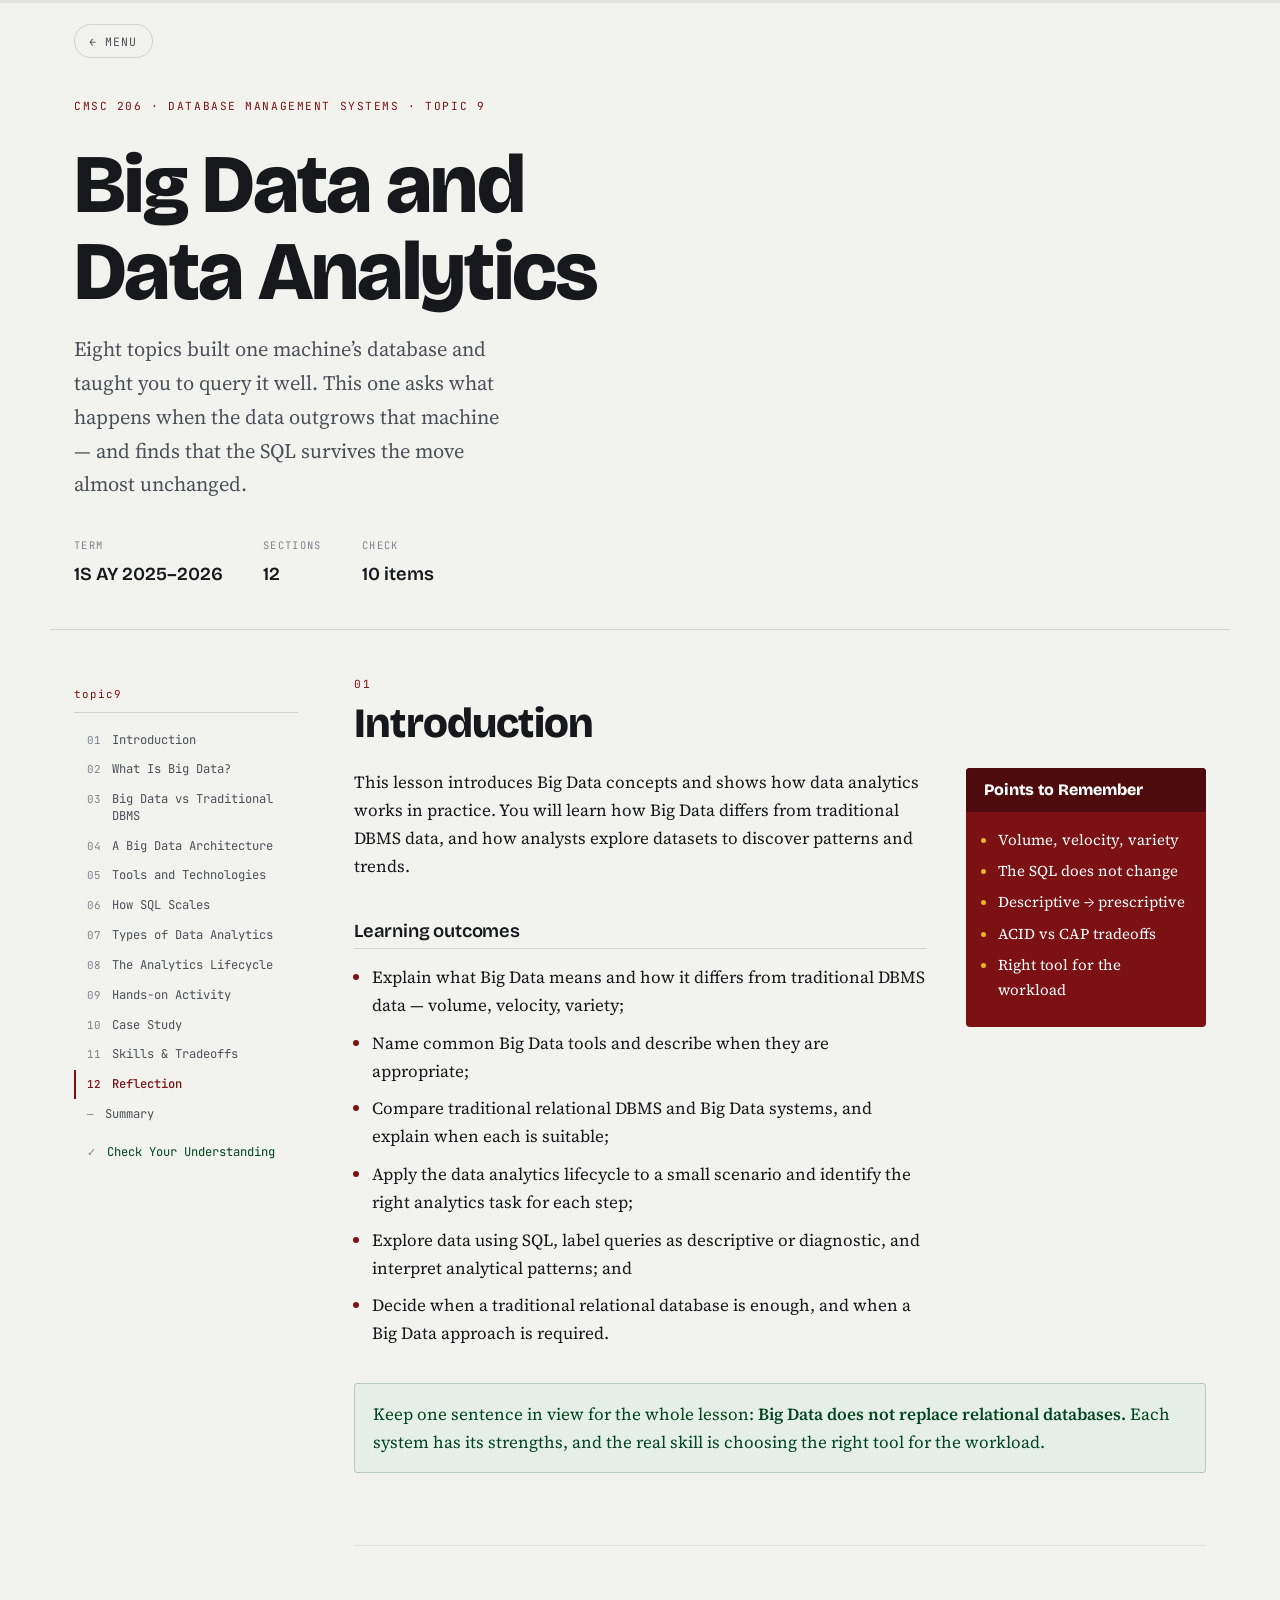
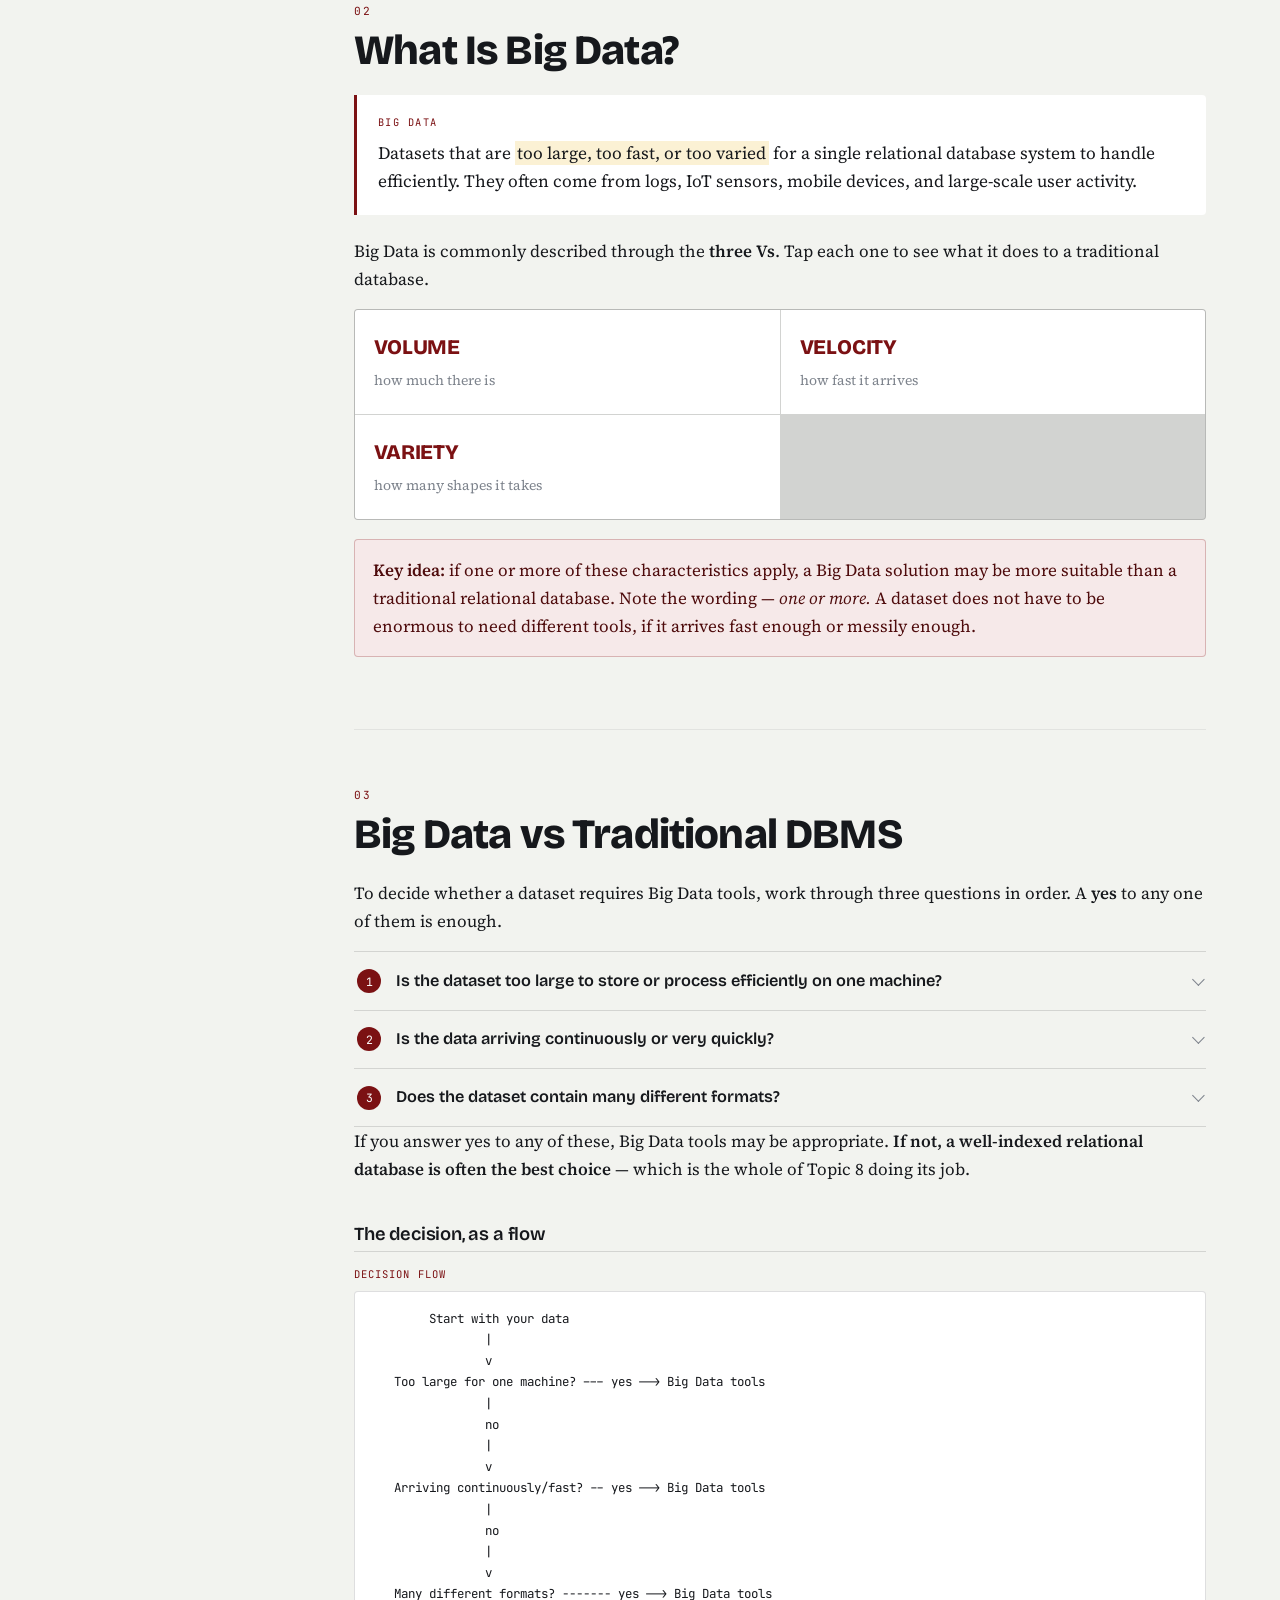
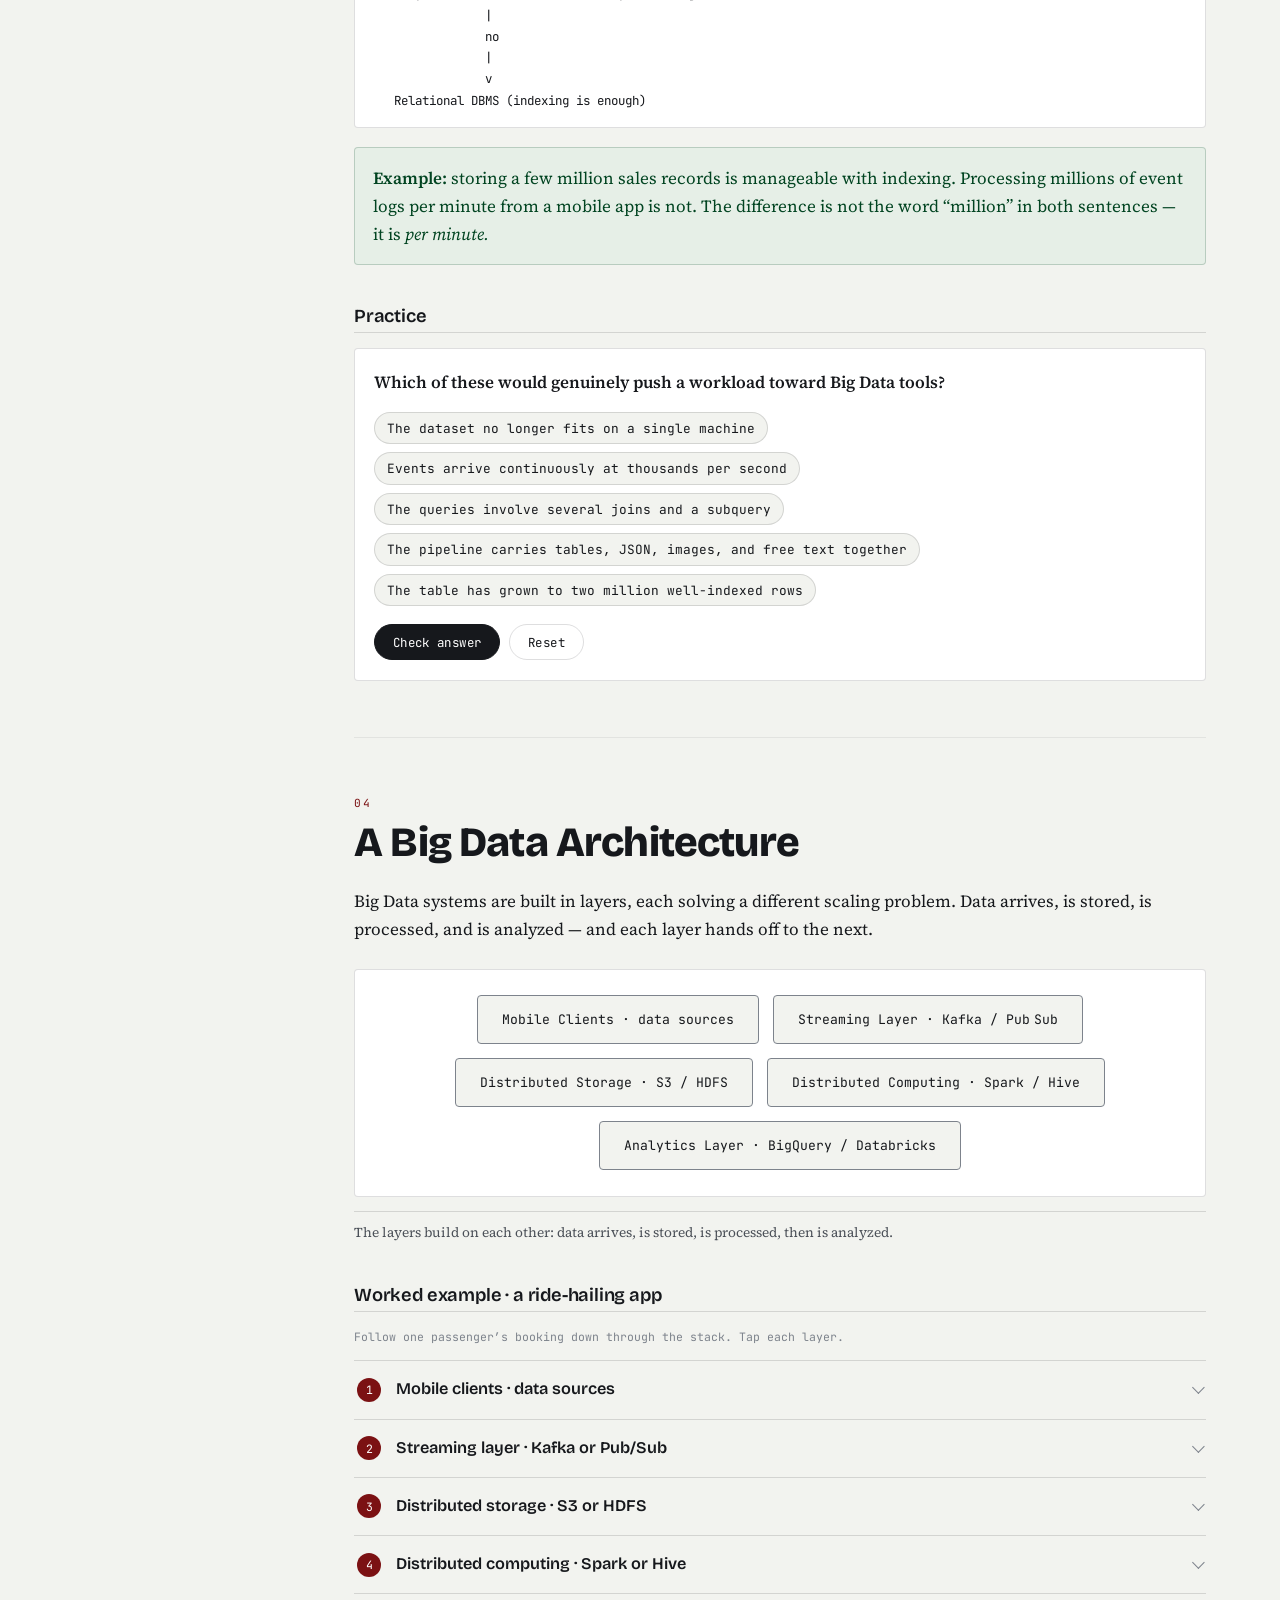
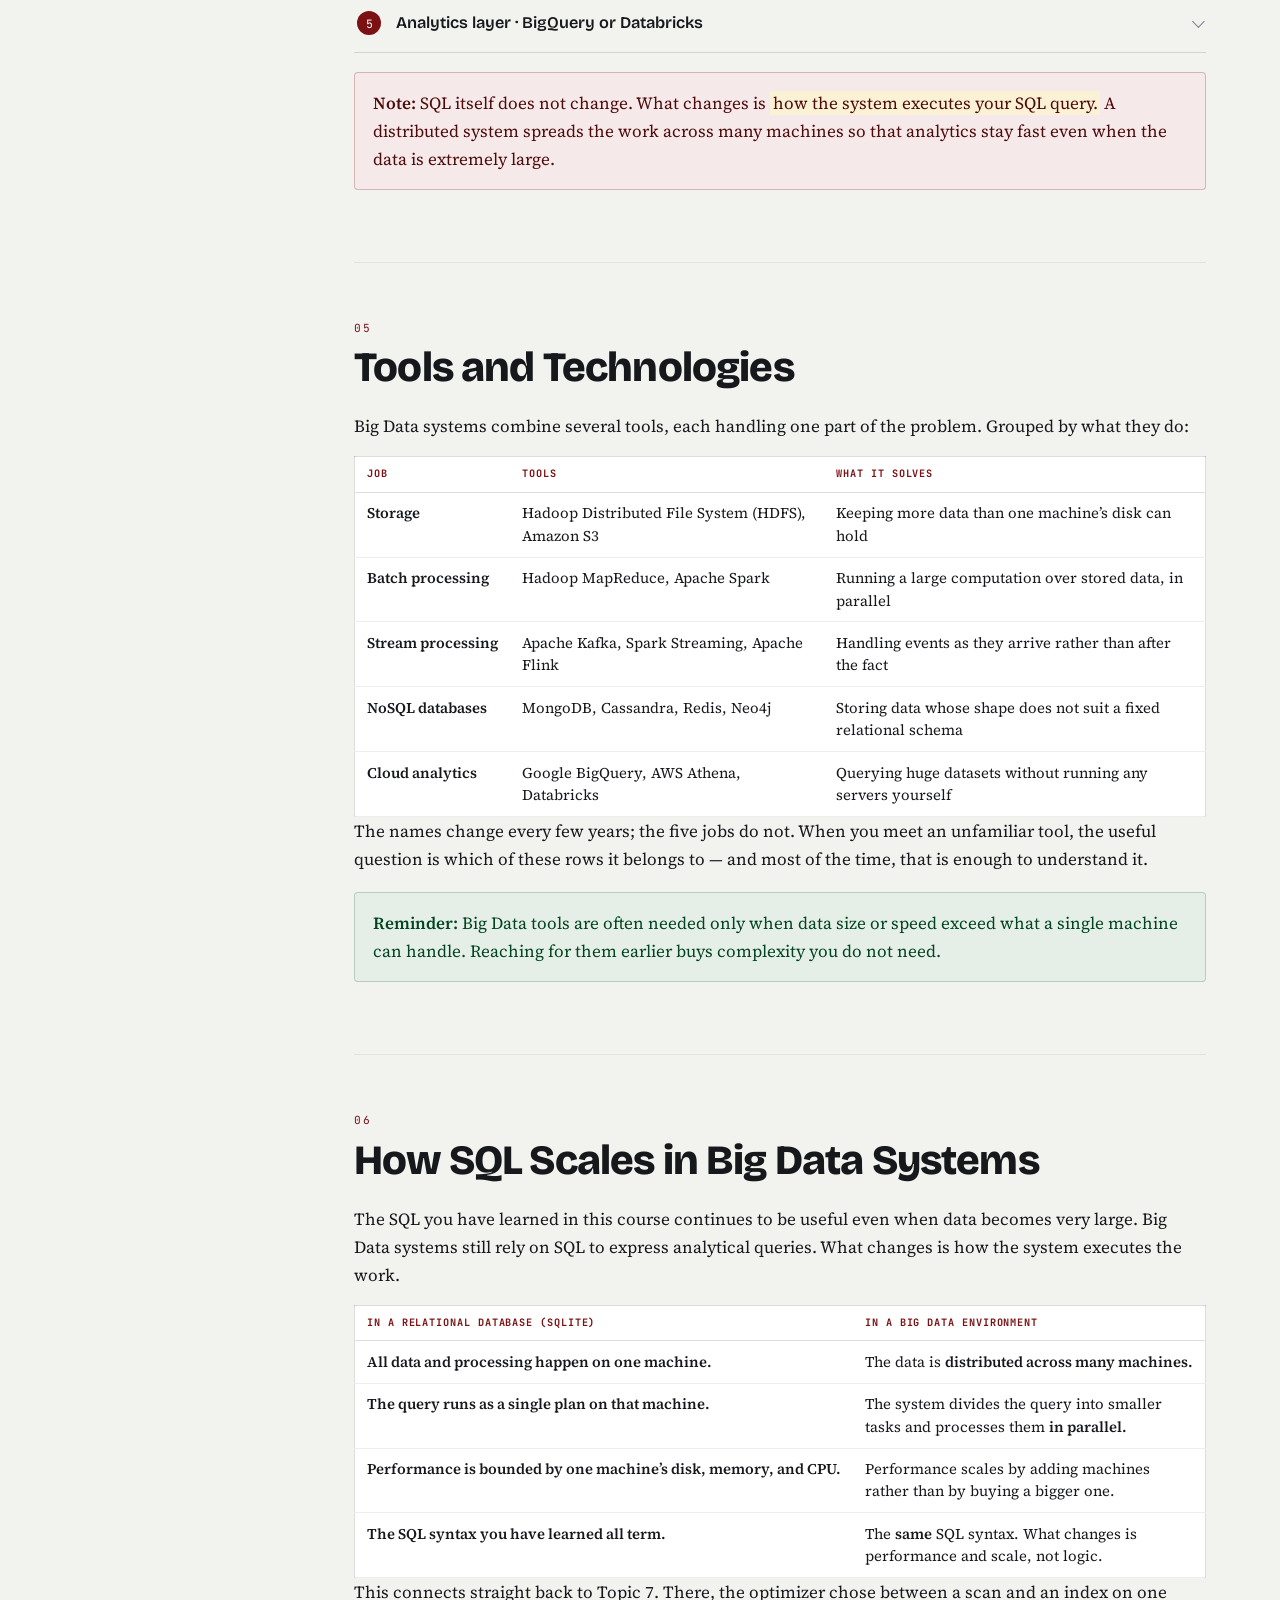
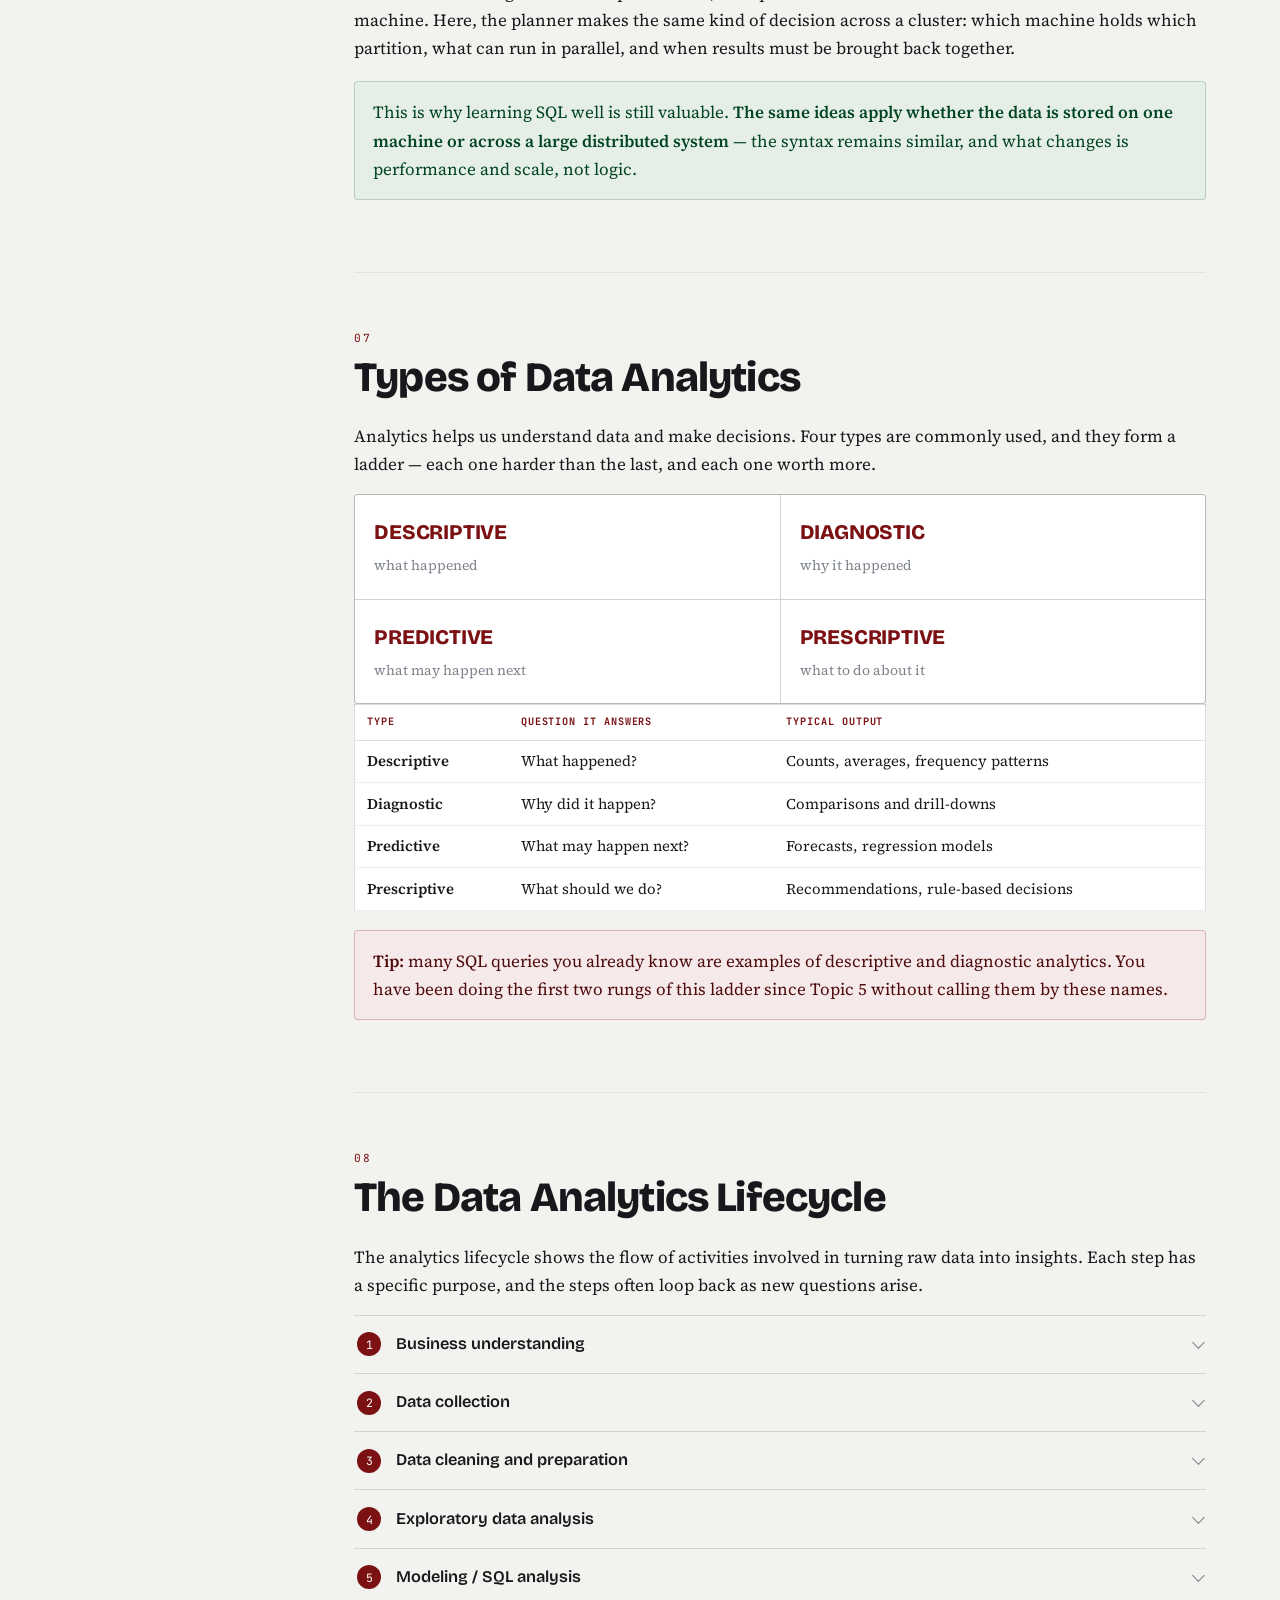
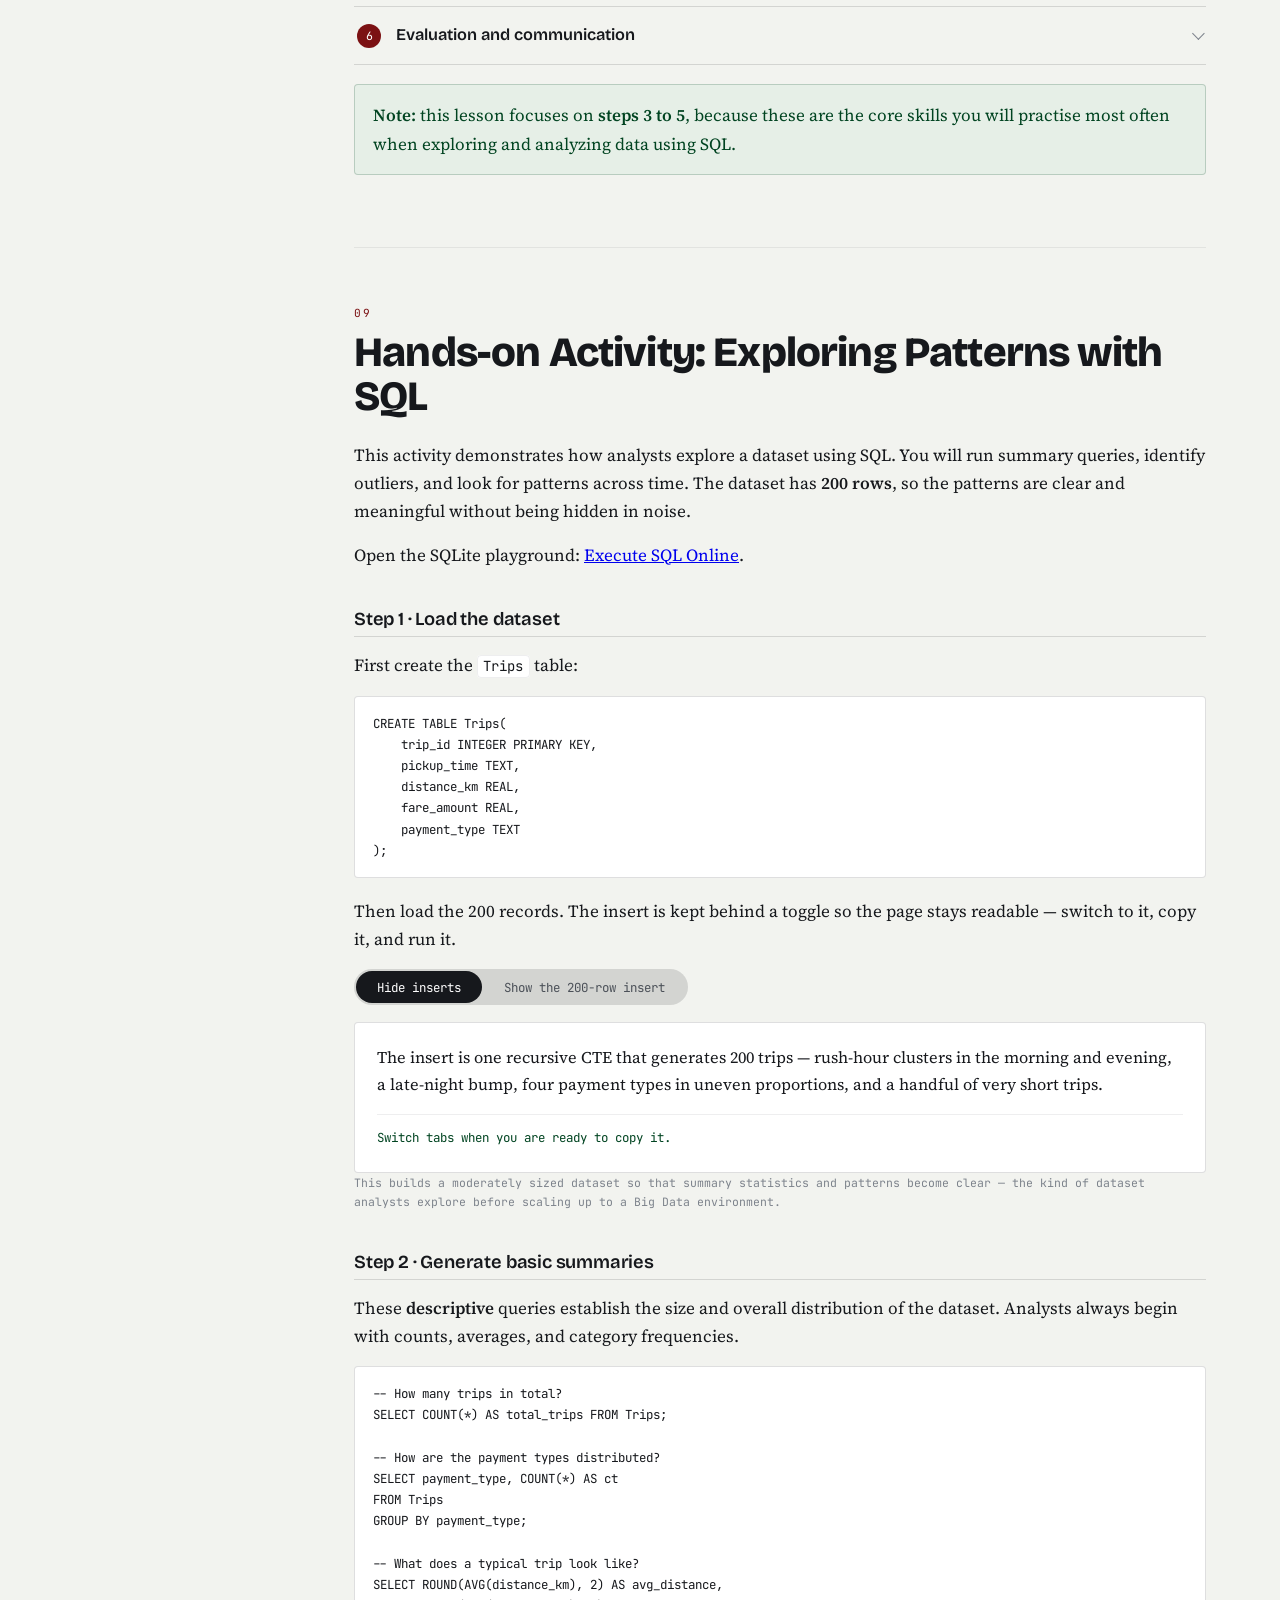
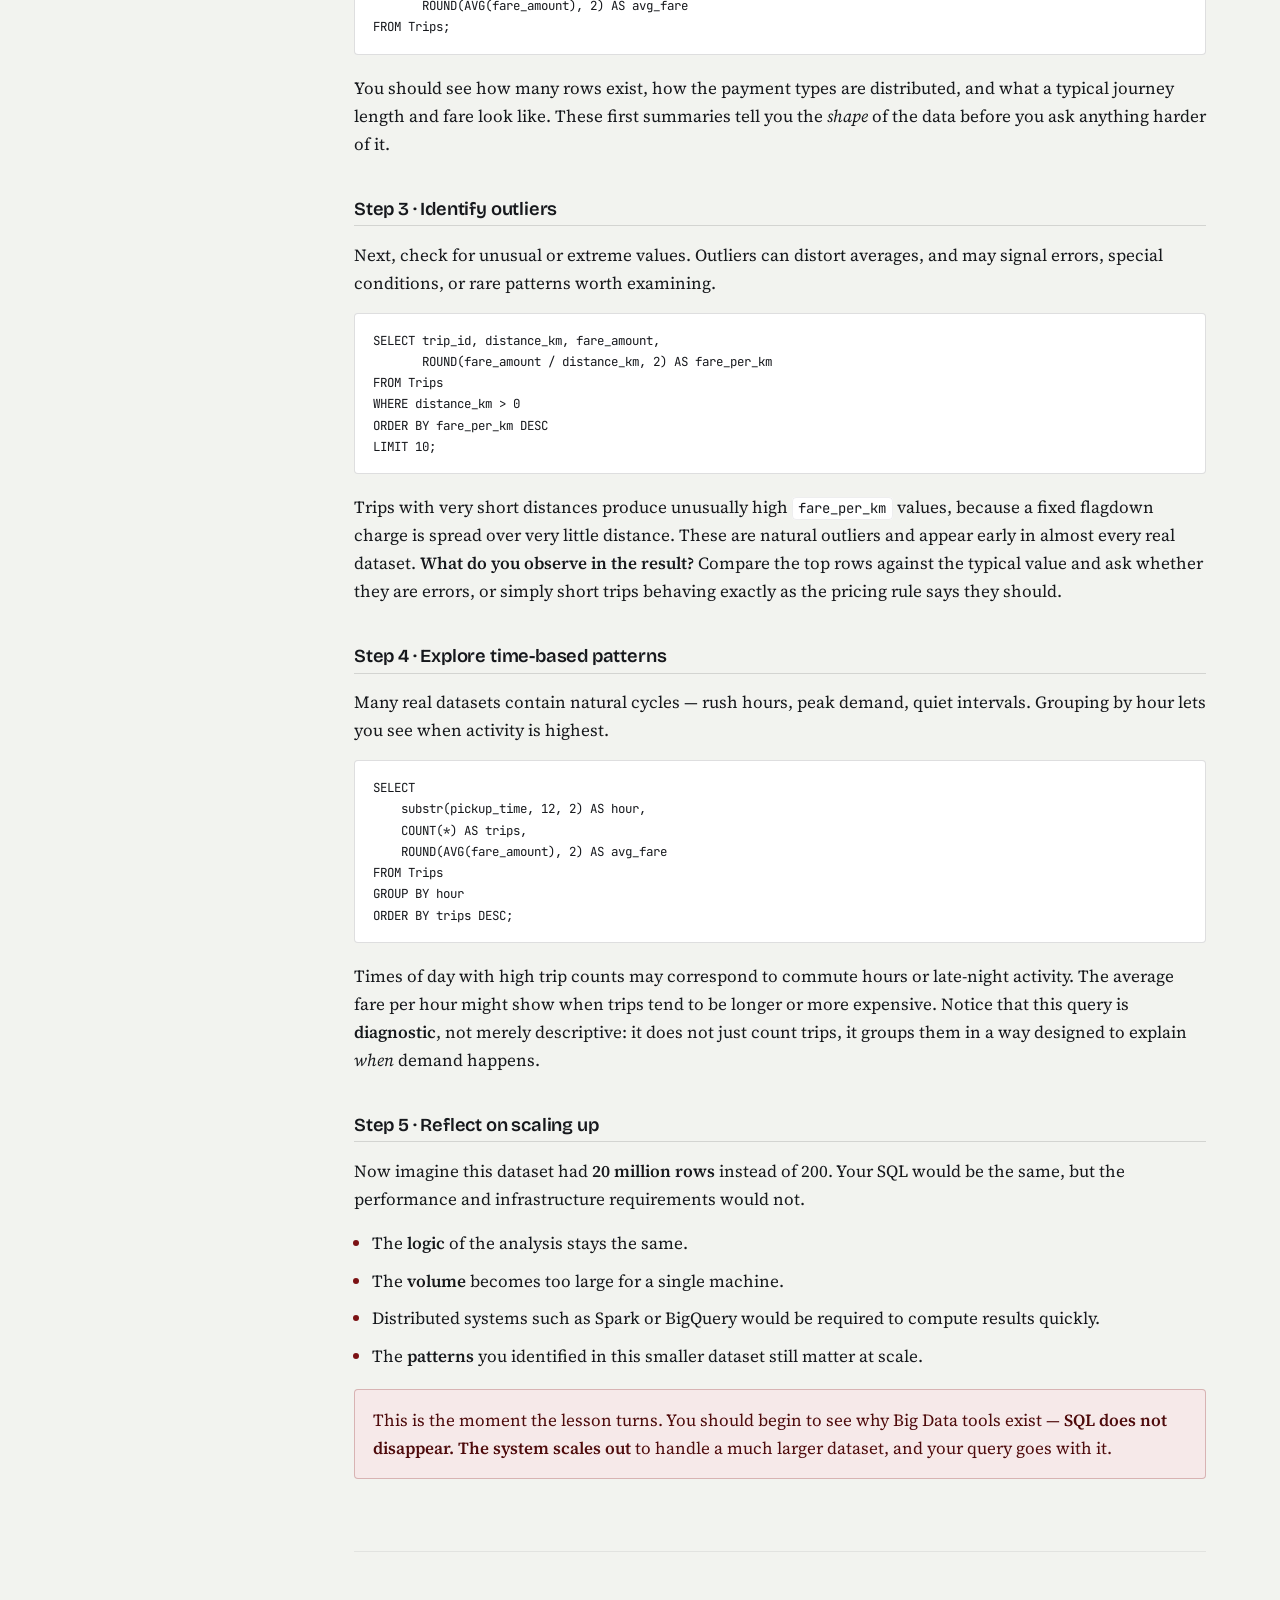
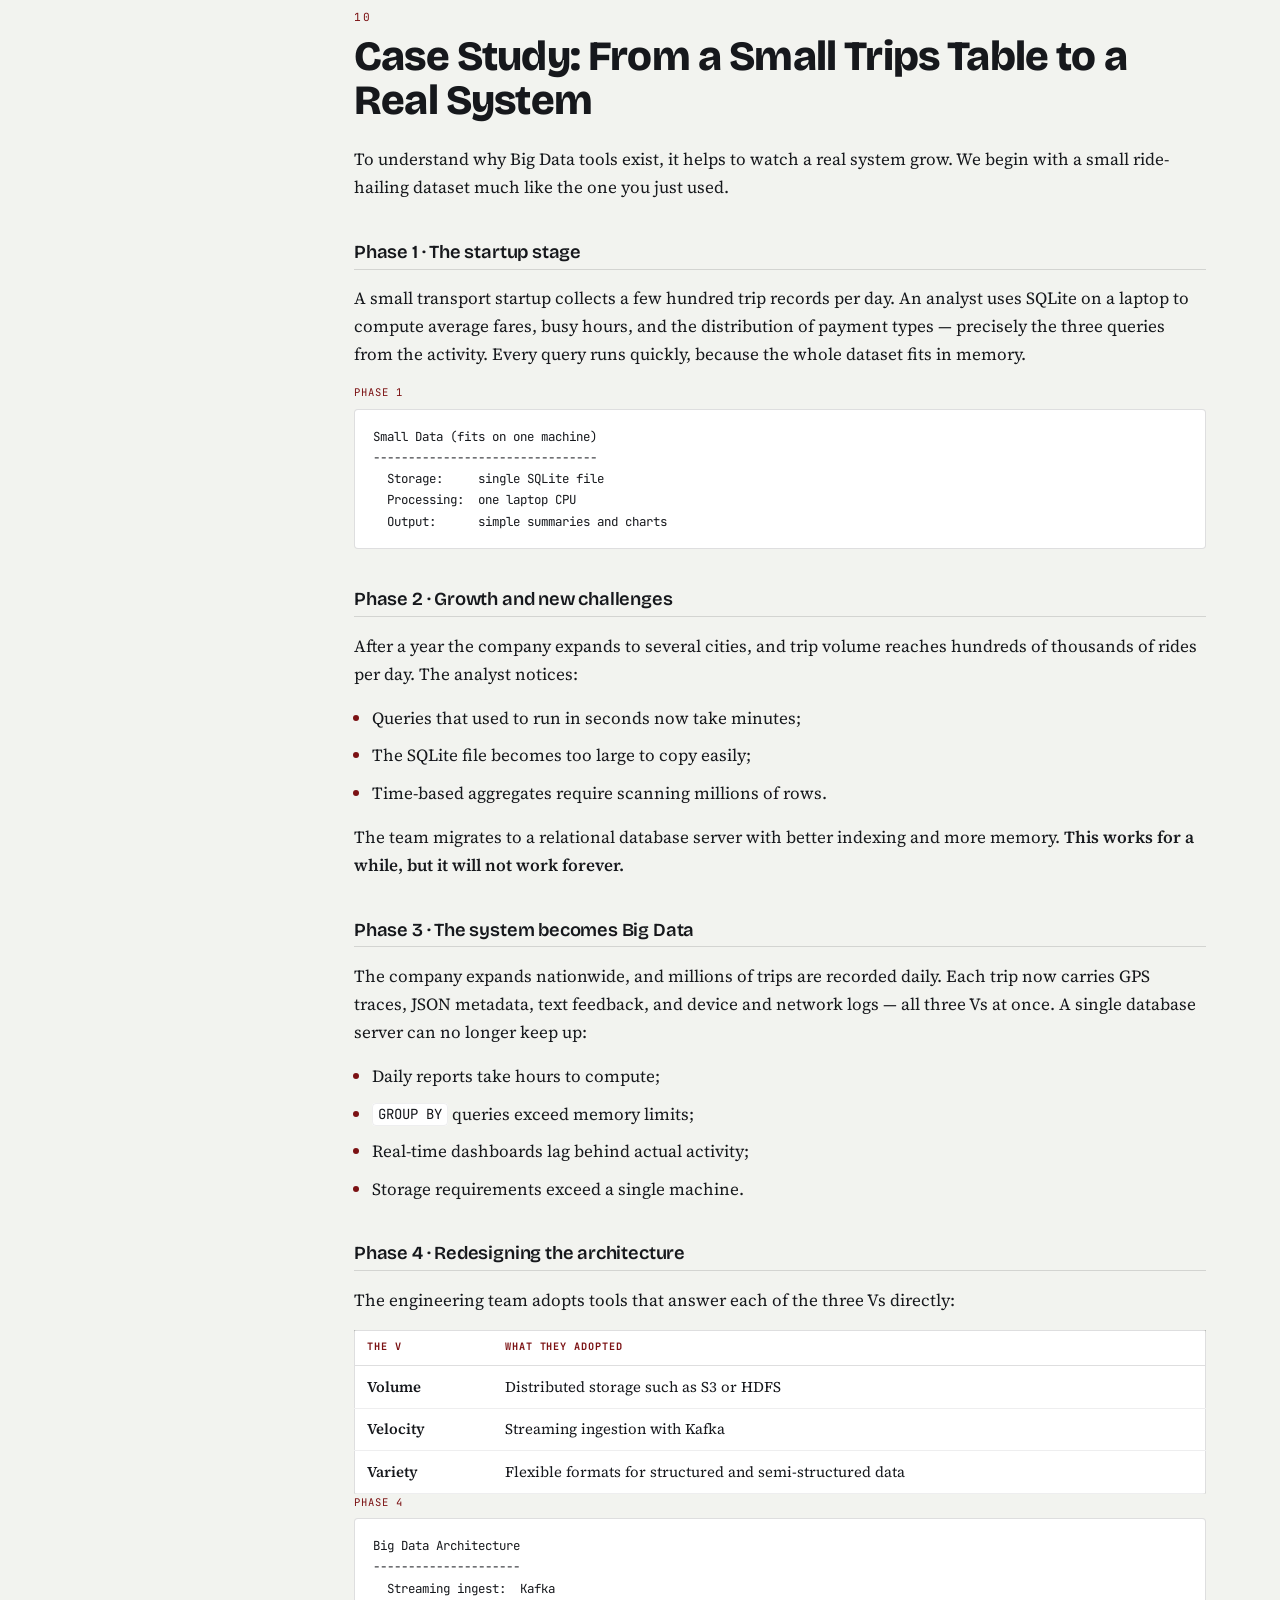
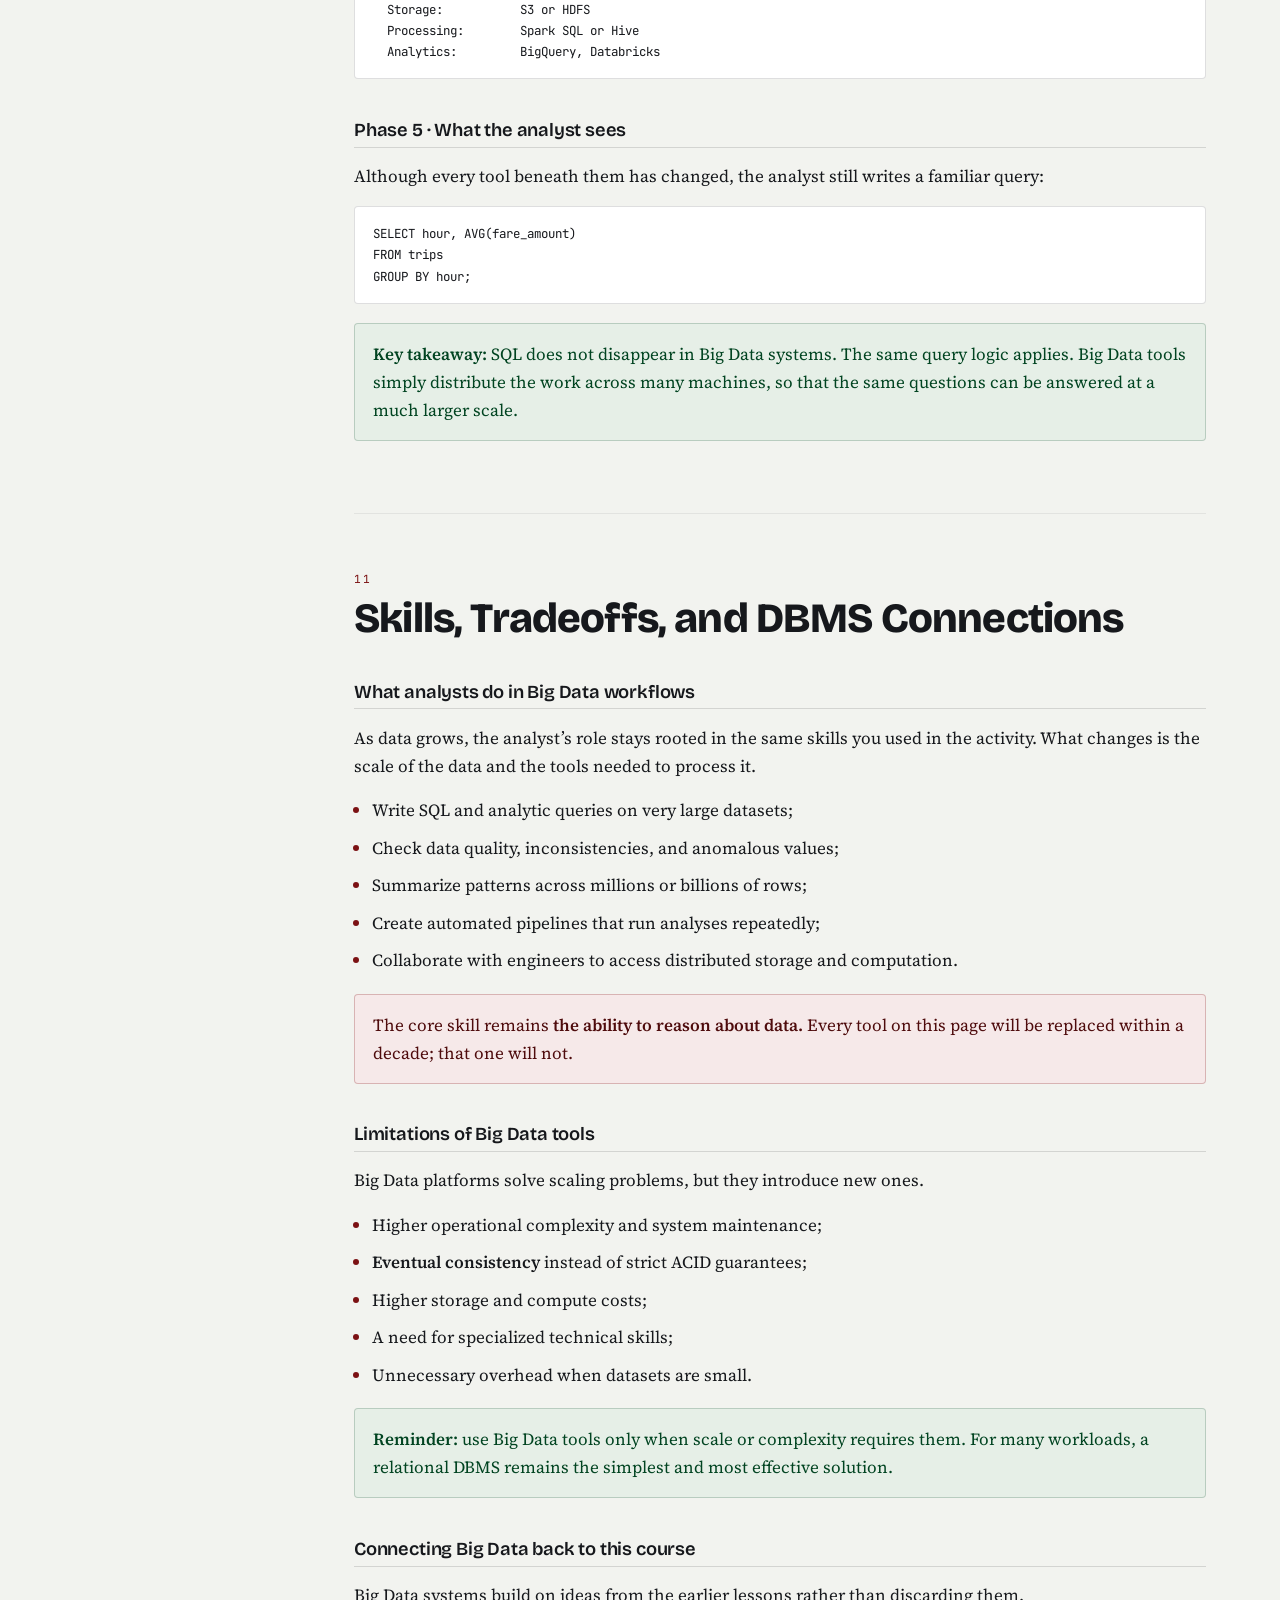
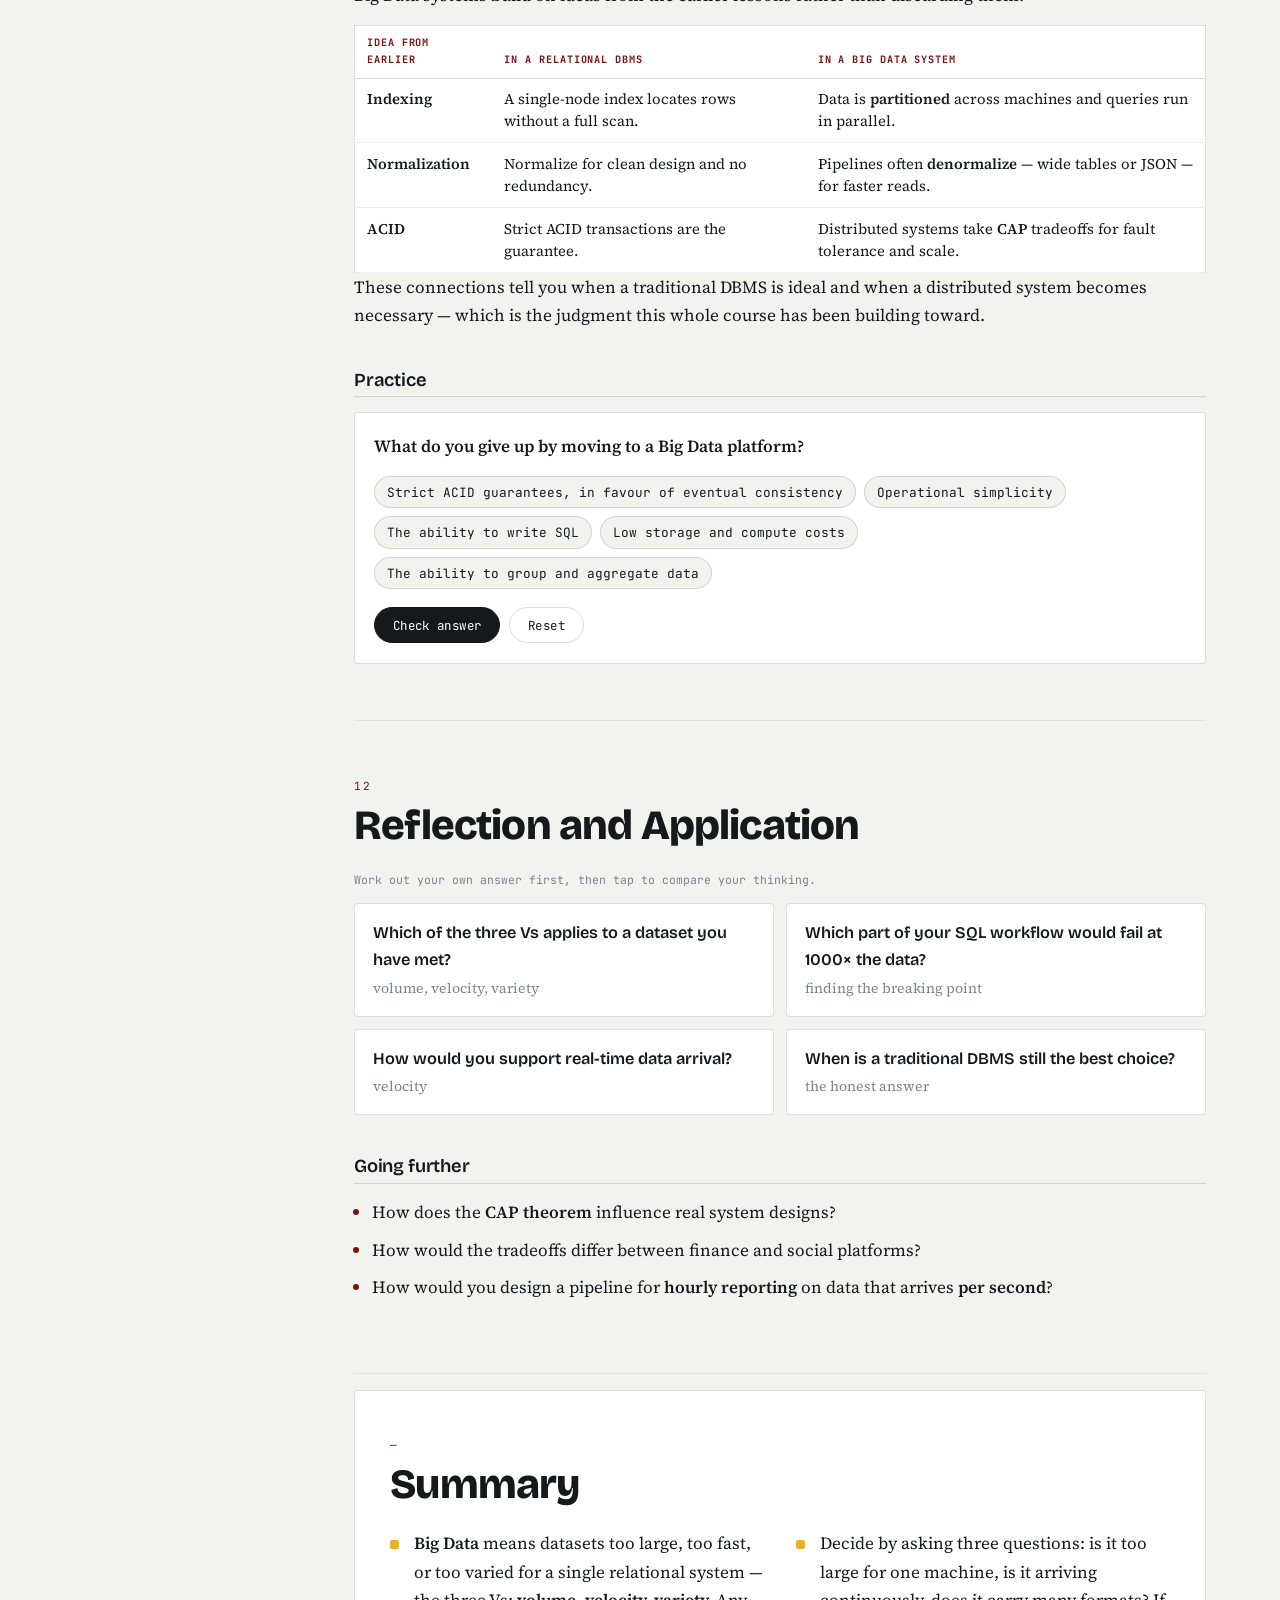
<file: lessons/Topic9.html>
<!DOCTYPE html>
<html lang="en">
<head>
<meta charset="UTF-8">
<meta name="viewport" content="width=device-width, initial-scale=1.0">
<title>Topic 9 &middot; Big Data and Data Analytics &middot; CMSC 206</title>
<link rel="preconnect" href="https://fonts.googleapis.com">
<link rel="preconnect" href="https://fonts.gstatic.com" crossorigin>
<link href="https://fonts.googleapis.com/css2?family=Bricolage+Grotesque:opsz,wght@12..96,600;12..96,800&family=JetBrains+Mono:wght@400;500;700&family=Source+Serif+4:opsz,wght@8..60,400;8..60,600;8..60,700&display=swap" rel="stylesheet">
<link rel="stylesheet" href="../assets/style.css">
</head>
<body data-lesson="topic9">

<div class="progress" role="progressbar" aria-label="Lesson progress" aria-valuemin="0" aria-valuemax="100" aria-valuenow="0">
  <div class="progress__bar"></div>
</div>

<div class="topbar">
  <a class="menu-link" href="../index.html"><span aria-hidden="true">&larr;</span> Menu</a>
</div>

<header class="hero">
  <p class="eyebrow">CMSC 206 &middot; Database Management Systems &middot; Topic 9</p>
  <h1>Big Data and<br>Data Analytics</h1>
  <p class="hero__lede">Eight topics built one machine&rsquo;s database and taught you to query it well. This one asks what happens when the data outgrows that machine &mdash; and finds that the SQL survives the move almost unchanged.</p>
  <dl class="hero__meta">
    <div><dt>Term</dt><dd>1S AY 2025&ndash;2026</dd></div>
    <div><dt>Sections</dt><dd>12</dd></div>
    <div><dt>Check</dt><dd>10 items</dd></div>
  </dl>
</header>

<div class="shell">

  <nav class="rail" aria-label="Lesson sections">
    <p class="rail__label">topic9</p>
    <ol class="rail__list">
      <li><a href="#intro" class="rail__link"><span>01</span> Introduction</a></li>
      <li><a href="#whatis" class="rail__link"><span>02</span> What Is Big Data?</a></li>
      <li><a href="#versus" class="rail__link"><span>03</span> Big Data vs Traditional DBMS</a></li>
      <li><a href="#architecture" class="rail__link"><span>04</span> A Big Data Architecture</a></li>
      <li><a href="#tools" class="rail__link"><span>05</span> Tools and Technologies</a></li>
      <li><a href="#sqlscales" class="rail__link"><span>06</span> How SQL Scales</a></li>
      <li><a href="#analytics" class="rail__link"><span>07</span> Types of Data Analytics</a></li>
      <li><a href="#lifecycle" class="rail__link"><span>08</span> The Analytics Lifecycle</a></li>
      <li><a href="#activity" class="rail__link"><span>09</span> Hands-on Activity</a></li>
      <li><a href="#casestudy" class="rail__link"><span>10</span> Case Study</a></li>
      <li><a href="#tradeoffs" class="rail__link"><span>11</span> Skills &amp; Tradeoffs</a></li>
      <li><a href="#reflection" class="rail__link"><span>12</span> Reflection</a></li>
      <li><a href="#summary" class="rail__link"><span>&mdash;</span> Summary</a></li>
      <li><a href="#check" class="rail__link rail__link--check"><span>&#10003;</span> Check Your Understanding</a></li>
    </ol>
  </nav>

  <main class="main">

    <!-- ============ 01 INTRODUCTION ============ -->
    <section id="intro" class="section">
      <p class="section__num">01</p>
      <h2>Introduction</h2>
      <div class="split">
        <div>
          <p>This lesson introduces Big Data concepts and shows how data analytics works in practice. You will learn how Big Data differs from traditional DBMS data, and how analysts explore datasets to discover patterns and trends.</p>

          <h3 class="sub">Learning outcomes</h3>
          <ul class="list">
            <li>Explain what Big Data means and how it differs from traditional DBMS data &mdash; volume, velocity, variety;</li>
            <li>Name common Big Data tools and describe when they are appropriate;</li>
            <li>Compare traditional relational DBMS and Big Data systems, and explain when each is suitable;</li>
            <li>Apply the data analytics lifecycle to a small scenario and identify the right analytics task for each step;</li>
            <li>Explore data using SQL, label queries as descriptive or diagnostic, and interpret analytical patterns; and</li>
            <li>Decide when a traditional relational database is enough, and when a Big Data approach is required.</li>
          </ul>
        </div>
        <aside class="remember">
          <h3>Points to Remember</h3>
          <ul>
            <li>Volume, velocity, variety</li>
            <li>The SQL does not change</li>
            <li>Descriptive &rarr; prescriptive</li>
            <li>ACID vs CAP tradeoffs</li>
            <li>Right tool for the workload</li>
          </ul>
        </aside>
      </div>
      <p class="callout callout--note">Keep one sentence in view for the whole lesson: <strong>Big Data does not replace relational databases.</strong> Each system has its strengths, and the real skill is choosing the right tool for the workload.</p>
    </section>

    <!-- ============ 02 WHAT IS BIG DATA ============ -->
    <section id="whatis" class="section">
      <p class="section__num">02</p>
      <h2>What Is Big Data?</h2>
      <div class="definition">
        <p class="definition__tag">Big Data</p>
        <p>Datasets that are <mark>too large, too fast, or too varied</mark> for a single relational database system to handle efficiently. They often come from logs, IoT sensors, mobile devices, and large-scale user activity.</p>
      </div>
      <p>Big Data is commonly described through the <strong>three Vs</strong>. Tap each one to see what it does to a traditional database.</p>
      <div class="quad">
        <button class="quad__cell" type="button" data-reveal aria-expanded="false">
          <span class="quad__word"><b>Volume</b></span>
          <span class="quad__short">how much there is</span>
          <span class="quad__long">Data sizes grow from gigabytes to petabytes and beyond. Traditional DBMS tools become slower as size increases &mdash; and eventually the data no longer fits on one machine at all.</span>
        </button>
        <button class="quad__cell" type="button" data-reveal aria-expanded="false">
          <span class="quad__word"><b>Velocity</b></span>
          <span class="quad__short">how fast it arrives</span>
          <span class="quad__long">Data may arrive continuously or in real time. Some applications must process each event as soon as it is generated, rather than waiting for a nightly batch.</span>
        </button>
        <button class="quad__cell" type="button" data-reveal aria-expanded="false">
          <span class="quad__word"><b>Variety</b></span>
          <span class="quad__short">how many shapes it takes</span>
          <span class="quad__long">Structured tables, JSON logs, images, free text, and more. A single schema may not support all of them well &mdash; and forcing them into one is often the wrong trade.</span>
        </button>
      </div>
      <p class="callout callout--warn"><strong>Key idea:</strong> if one or more of these characteristics apply, a Big Data solution may be more suitable than a traditional relational database. Note the wording &mdash; <em>one or more.</em> A dataset does not have to be enormous to need different tools, if it arrives fast enough or messily enough.</p>
    </section>

    <!-- ============ 03 BIG DATA VS TRADITIONAL DBMS ============ -->
    <section id="versus" class="section">
      <p class="section__num">03</p>
      <h2>Big Data vs Traditional DBMS</h2>
      <p>To decide whether a dataset requires Big Data tools, work through three questions in order. A <strong>yes</strong> to any one of them is enough.</p>
      <div class="accordion">
        <div class="acc">
          <button class="acc__head" type="button" aria-expanded="false">
            <span class="acc__n">1</span><span class="acc__title">Is the dataset too large to store or process efficiently on one machine?</span><span class="acc__chev" aria-hidden="true"></span>
          </button>
          <div class="acc__body"><p>This is the <strong>volume</strong> test. It is not about the number that makes a dataset &ldquo;big&rdquo; &mdash; it is about whether a single machine&rsquo;s disk and memory can still hold and scan it in a reasonable time.</p></div>
        </div>
        <div class="acc">
          <button class="acc__head" type="button" aria-expanded="false">
            <span class="acc__n">2</span><span class="acc__title">Is the data arriving continuously or very quickly?</span><span class="acc__chev" aria-hidden="true"></span>
          </button>
          <div class="acc__body"><p>The <strong>velocity</strong> test. A modest dataset that grows by thousands of events per second still overwhelms a design built around periodic inserts.</p></div>
        </div>
        <div class="acc">
          <button class="acc__head" type="button" aria-expanded="false">
            <span class="acc__n">3</span><span class="acc__title">Does the dataset contain many different formats?</span><span class="acc__chev" aria-hidden="true"></span>
          </button>
          <div class="acc__body"><p>The <strong>variety</strong> test. Tables, JSON, images, and free text in one pipeline rarely fit a single relational schema without distortion.</p></div>
        </div>
      </div>
      <p>If you answer yes to any of these, Big Data tools may be appropriate. <strong>If not, a well-indexed relational database is often the best choice</strong> &mdash; which is the whole of Topic 8 doing its job.</p>

      <h3 class="sub">The decision, as a flow</h3>
      <p style="font-family:var(--mono); font-size:.66rem; letter-spacing:.1em; text-transform:uppercase; color:var(--maroon); margin:0 0 .45rem;">decision flow</p><pre style="font-family:var(--mono); font-size:.78rem; line-height:1.7; background:var(--card); border:1px solid var(--rule); border-radius:var(--r); padding:1rem 1.1rem; margin:0 0 1.2rem; overflow-x:auto;">        Start with your data
                |
                v
   Too large for one machine? --- yes --&gt; Big Data tools
                |
                no
                |
                v
   Arriving continuously/fast? -- yes --&gt; Big Data tools
                |
                no
                |
                v
   Many different formats? ------- yes --&gt; Big Data tools
                |
                no
                |
                v
   Relational DBMS (indexing is enough)</pre>
      <p class="callout callout--note"><strong>Example:</strong> storing a few million sales records is manageable with indexing. Processing millions of event logs per minute from a mobile app is not. The difference is not the word &ldquo;million&rdquo; in both sentences &mdash; it is <em>per minute.</em></p>

      <h3 class="sub">Practice</h3>
      <div class="activity" data-activity="pick"
           data-ok="Correct. Any one of the three Vs can be the reason; none of them is about how complicated the SQL looks."
           data-no="Not quite. The test is volume, velocity, or variety — whether one machine can hold it, keep up with it, or model it.">
        <p class="activity__prompt">Which of these would genuinely push a workload toward <strong>Big Data tools</strong>?</p>
        <div class="chips">
          <button class="chip" type="button" data-correct="true">The dataset no longer fits on a single machine</button>
          <button class="chip" type="button" data-correct="true">Events arrive continuously at thousands per second</button>
          <button class="chip" type="button">The queries involve several joins and a subquery</button>
          <button class="chip" type="button" data-correct="true">The pipeline carries tables, JSON, images, and free text together</button>
          <button class="chip" type="button">The table has grown to two million well-indexed rows</button>
        </div>
        <div class="activity__foot">
          <button class="btn" type="button" data-pick-check>Check answer</button>
          <button class="btn btn--ghost" type="button" data-pick-reset>Reset</button>
          <p class="activity__verdict" role="status"></p>
        </div>
      </div>
    </section>

    <!-- ============ 04 ARCHITECTURE ============ -->
    <section id="architecture" class="section">
      <p class="section__num">04</p>
      <h2>A Big Data Architecture</h2>
      <p>Big Data systems are built in layers, each solving a different scaling problem. Data arrives, is stored, is processed, and is analyzed &mdash; and each layer hands off to the next.</p>
      <figure class="figure">
        <div class="stack">
          <div class="stack__views">
            <span class="lvl">Mobile Clients &middot; data sources</span>
            <span class="lvl">Streaming Layer &middot; Kafka / Pub&#8239;Sub</span>
            <span class="lvl">Distributed Storage &middot; S3 / HDFS</span>
            <span class="lvl">Distributed Computing &middot; Spark / Hive</span>
            <span class="lvl">Analytics Layer &middot; BigQuery / Databricks</span>
          </div>
        </div>
        <figcaption>The layers build on each other: data arrives, is stored, is processed, then is analyzed.</figcaption>
      </figure>

      <h3 class="sub">Worked example &middot; a ride-hailing app</h3>
      <p class="hint">Follow one passenger&rsquo;s booking down through the stack. Tap each layer.</p>
      <div class="accordion">
        <div class="acc">
          <button class="acc__head" type="button" aria-expanded="false">
            <span class="acc__n">1</span><span class="acc__title">Mobile clients &middot; data sources</span><span class="acc__chev" aria-hidden="true"></span>
          </button>
          <div class="acc__body"><p>A passenger books a ride. Their phone sends the pickup location, a timestamp, GPS updates throughout the trip, and the payment method. The driver&rsquo;s app sends status updates and GPS data of its own. One ride is already dozens of events.</p></div>
        </div>
        <div class="acc">
          <button class="acc__head" type="button" aria-expanded="false">
            <span class="acc__n">2</span><span class="acc__title">Streaming layer &middot; Kafka or Pub/Sub</span><span class="acc__chev" aria-hidden="true"></span>
          </button>
          <div class="acc__body"><p>Every GPS update and app event goes immediately into a streaming system. This layer absorbs <strong>thousands of events per second without losing them</strong> &mdash; which is exactly what a row-at-a-time <code>INSERT</code> into a single database could not do.</p></div>
        </div>
        <div class="acc">
          <button class="acc__head" type="button" aria-expanded="false">
            <span class="acc__n">3</span><span class="acc__title">Distributed storage &middot; S3 or HDFS</span><span class="acc__chev" aria-hidden="true"></span>
          </button>
          <div class="acc__body"><p>All raw trip data &mdash; locations, logs, fares, events &mdash; is stored across many machines, which is what makes it possible to keep months or years of trip history rather than only the recent past.</p></div>
        </div>
        <div class="acc">
          <button class="acc__head" type="button" aria-expanded="false">
            <span class="acc__n">4</span><span class="acc__title">Distributed computing &middot; Spark or Hive</span><span class="acc__chev" aria-hidden="true"></span>
          </button>
          <div class="acc__body"><p>When an analyst asks for the average trip distance per city, the computing framework breaks the work into smaller tasks and runs them <strong>in parallel</strong>. This keeps queries fast even across billions of rows.</p></div>
        </div>
        <div class="acc">
          <button class="acc__head" type="button" aria-expanded="false">
            <span class="acc__n">5</span><span class="acc__title">Analytics layer &middot; BigQuery or Databricks</span><span class="acc__chev" aria-hidden="true"></span>
          </button>
          <div class="acc__body"><p>Analysts and data scientists write SQL to answer questions: which hours are busiest, whether fares are rising over time, which locations have high cancellation rates. They reach huge datasets without managing any servers themselves.</p></div>
        </div>
      </div>
      <p class="callout callout--warn"><strong>Note:</strong> SQL itself does not change. What changes is <mark>how the system executes your SQL query.</mark> A distributed system spreads the work across many machines so that analytics stay fast even when the data is extremely large.</p>
    </section>

    <!-- ============ 05 TOOLS ============ -->
    <section id="tools" class="section">
      <p class="section__num">05</p>
      <h2>Tools and Technologies</h2>
      <p>Big Data systems combine several tools, each handling one part of the problem. Grouped by what they do:</p>
      <div style="overflow-x:auto;">
<table style="width:100%; border-collapse:collapse; background:var(--card); border:1px solid var(--rule); border-radius:var(--r);">
<thead><tr>
<th style="text-align:left; padding:.55rem .75rem; border-bottom:1px solid var(--rule); font-family:var(--mono); font-size:.64rem; letter-spacing:.09em; text-transform:uppercase; color:var(--maroon); vertical-align:bottom;">Job</th>
<th style="text-align:left; padding:.55rem .75rem; border-bottom:1px solid var(--rule); font-family:var(--mono); font-size:.64rem; letter-spacing:.09em; text-transform:uppercase; color:var(--maroon); vertical-align:bottom;">Tools</th>
<th style="text-align:left; padding:.55rem .75rem; border-bottom:1px solid var(--rule); font-family:var(--mono); font-size:.64rem; letter-spacing:.09em; text-transform:uppercase; color:var(--maroon); vertical-align:bottom;">What it solves</th>
</tr></thead><tbody>
<tr>
<td style="padding:.6rem .75rem; border-bottom:1px solid var(--rule-soft); font-size:.93rem; line-height:1.5; vertical-align:top; font-weight:600; white-space:nowrap;"><b>Storage</b></td>
<td style="padding:.6rem .75rem; border-bottom:1px solid var(--rule-soft); font-size:.93rem; line-height:1.5; vertical-align:top;">Hadoop Distributed File System (HDFS), Amazon S3</td>
<td style="padding:.6rem .75rem; border-bottom:1px solid var(--rule-soft); font-size:.93rem; line-height:1.5; vertical-align:top;">Keeping more data than one machine&rsquo;s disk can hold</td>
</tr>
<tr>
<td style="padding:.6rem .75rem; border-bottom:1px solid var(--rule-soft); font-size:.93rem; line-height:1.5; vertical-align:top; font-weight:600; white-space:nowrap;"><b>Batch processing</b></td>
<td style="padding:.6rem .75rem; border-bottom:1px solid var(--rule-soft); font-size:.93rem; line-height:1.5; vertical-align:top;">Hadoop MapReduce, Apache Spark</td>
<td style="padding:.6rem .75rem; border-bottom:1px solid var(--rule-soft); font-size:.93rem; line-height:1.5; vertical-align:top;">Running a large computation over stored data, in parallel</td>
</tr>
<tr>
<td style="padding:.6rem .75rem; border-bottom:1px solid var(--rule-soft); font-size:.93rem; line-height:1.5; vertical-align:top; font-weight:600; white-space:nowrap;"><b>Stream processing</b></td>
<td style="padding:.6rem .75rem; border-bottom:1px solid var(--rule-soft); font-size:.93rem; line-height:1.5; vertical-align:top;">Apache Kafka, Spark Streaming, Apache Flink</td>
<td style="padding:.6rem .75rem; border-bottom:1px solid var(--rule-soft); font-size:.93rem; line-height:1.5; vertical-align:top;">Handling events as they arrive rather than after the fact</td>
</tr>
<tr>
<td style="padding:.6rem .75rem; border-bottom:1px solid var(--rule-soft); font-size:.93rem; line-height:1.5; vertical-align:top; font-weight:600; white-space:nowrap;"><b>NoSQL databases</b></td>
<td style="padding:.6rem .75rem; border-bottom:1px solid var(--rule-soft); font-size:.93rem; line-height:1.5; vertical-align:top;">MongoDB, Cassandra, Redis, Neo4j</td>
<td style="padding:.6rem .75rem; border-bottom:1px solid var(--rule-soft); font-size:.93rem; line-height:1.5; vertical-align:top;">Storing data whose shape does not suit a fixed relational schema</td>
</tr>
<tr>
<td style="padding:.6rem .75rem; border-bottom:1px solid var(--rule-soft); font-size:.93rem; line-height:1.5; vertical-align:top; font-weight:600; white-space:nowrap;"><b>Cloud analytics</b></td>
<td style="padding:.6rem .75rem; border-bottom:1px solid var(--rule-soft); font-size:.93rem; line-height:1.5; vertical-align:top;">Google BigQuery, AWS Athena, Databricks</td>
<td style="padding:.6rem .75rem; border-bottom:1px solid var(--rule-soft); font-size:.93rem; line-height:1.5; vertical-align:top;">Querying huge datasets without running any servers yourself</td>
</tr>
</tbody></table></div>
      <p>The names change every few years; the five jobs do not. When you meet an unfamiliar tool, the useful question is which of these rows it belongs to &mdash; and most of the time, that is enough to understand it.</p>
      <p class="callout callout--note"><strong>Reminder:</strong> Big Data tools are often needed only when data size or speed exceed what a single machine can handle. Reaching for them earlier buys complexity you do not need.</p>
    </section>

    <!-- ============ 06 HOW SQL SCALES ============ -->
    <section id="sqlscales" class="section">
      <p class="section__num">06</p>
      <h2>How SQL Scales in Big Data Systems</h2>
      <p>The SQL you have learned in this course continues to be useful even when data becomes very large. Big Data systems still rely on SQL to express analytical queries. What changes is how the system executes the work.</p>
      <div style="overflow-x:auto;">
<table style="width:100%; border-collapse:collapse; background:var(--card); border:1px solid var(--rule); border-radius:var(--r);">
<thead><tr>
<th style="text-align:left; padding:.55rem .75rem; border-bottom:1px solid var(--rule); font-family:var(--mono); font-size:.64rem; letter-spacing:.09em; text-transform:uppercase; color:var(--maroon); vertical-align:bottom;">In a relational database (SQLite)</th>
<th style="text-align:left; padding:.55rem .75rem; border-bottom:1px solid var(--rule); font-family:var(--mono); font-size:.64rem; letter-spacing:.09em; text-transform:uppercase; color:var(--maroon); vertical-align:bottom;">In a Big Data environment</th>
</tr></thead><tbody>
<tr>
<td style="padding:.6rem .75rem; border-bottom:1px solid var(--rule-soft); font-size:.93rem; line-height:1.5; vertical-align:top; font-weight:600; white-space:nowrap;">All data and processing happen on <strong>one machine.</strong></td>
<td style="padding:.6rem .75rem; border-bottom:1px solid var(--rule-soft); font-size:.93rem; line-height:1.5; vertical-align:top;">The data is <strong>distributed across many machines.</strong></td>
</tr>
<tr>
<td style="padding:.6rem .75rem; border-bottom:1px solid var(--rule-soft); font-size:.93rem; line-height:1.5; vertical-align:top; font-weight:600; white-space:nowrap;">The query runs as a single plan on that machine.</td>
<td style="padding:.6rem .75rem; border-bottom:1px solid var(--rule-soft); font-size:.93rem; line-height:1.5; vertical-align:top;">The system divides the query into smaller tasks and processes them <strong>in parallel.</strong></td>
</tr>
<tr>
<td style="padding:.6rem .75rem; border-bottom:1px solid var(--rule-soft); font-size:.93rem; line-height:1.5; vertical-align:top; font-weight:600; white-space:nowrap;">Performance is bounded by one machine&rsquo;s disk, memory, and CPU.</td>
<td style="padding:.6rem .75rem; border-bottom:1px solid var(--rule-soft); font-size:.93rem; line-height:1.5; vertical-align:top;">Performance scales by adding machines rather than by buying a bigger one.</td>
</tr>
<tr>
<td style="padding:.6rem .75rem; border-bottom:1px solid var(--rule-soft); font-size:.93rem; line-height:1.5; vertical-align:top; font-weight:600; white-space:nowrap;">The SQL syntax you have learned all term.</td>
<td style="padding:.6rem .75rem; border-bottom:1px solid var(--rule-soft); font-size:.93rem; line-height:1.5; vertical-align:top;">The <strong>same</strong> SQL syntax. What changes is performance and scale, not logic.</td>
</tr>
</tbody></table></div>
      <p>This connects straight back to Topic 7. There, the optimizer chose between a scan and an index on one machine. Here, the planner makes the same kind of decision across a cluster: which machine holds which partition, what can run in parallel, and when results must be brought back together.</p>
      <p class="callout callout--note">This is why learning SQL well is still valuable. <strong>The same ideas apply whether the data is stored on one machine or across a large distributed system</strong> &mdash; the syntax remains similar, and what changes is performance and scale, not logic.</p>
    </section>

    <!-- ============ 07 TYPES OF ANALYTICS ============ -->
    <section id="analytics" class="section">
      <p class="section__num">07</p>
      <h2>Types of Data Analytics</h2>
      <p>Analytics helps us understand data and make decisions. Four types are commonly used, and they form a ladder &mdash; each one harder than the last, and each one worth more.</p>
      <div class="quad">
        <button class="quad__cell" type="button" data-reveal aria-expanded="false">
          <span class="quad__word"><b>Descriptive</b></span>
          <span class="quad__short">what happened</span>
          <span class="quad__long">Counts, averages, and frequency patterns. <code>SELECT COUNT(*)</code> and <code>GROUP BY</code> live here &mdash; the plainest questions, and the ones every analysis starts with.</span>
        </button>
        <button class="quad__cell" type="button" data-reveal aria-expanded="false">
          <span class="quad__word"><b>Diagnostic</b></span>
          <span class="quad__short">why it happened</span>
          <span class="quad__long">Comparisons and drill-downs. Not just &ldquo;sales fell&rdquo; but &ldquo;sales fell in one region, among one product line, after one date.&rdquo;</span>
        </button>
        <button class="quad__cell" type="button" data-reveal aria-expanded="false">
          <span class="quad__word"><b>Predictive</b></span>
          <span class="quad__short">what may happen next</span>
          <span class="quad__long">Forecasts and regression models. This is where analysis stops summarizing the past and starts making claims about data that does not exist yet.</span>
        </button>
        <button class="quad__cell" type="button" data-reveal aria-expanded="false">
          <span class="quad__word"><b>Prescriptive</b></span>
          <span class="quad__short">what to do about it</span>
          <span class="quad__long">Recommendations and rule-based decisions. The output is not a number but an action &mdash; raise this price, send this driver here, flag this transaction.</span>
        </button>
      </div>
      <div style="overflow-x:auto;">
<table style="width:100%; border-collapse:collapse; background:var(--card); border:1px solid var(--rule); border-radius:var(--r);">
<thead><tr>
<th style="text-align:left; padding:.55rem .75rem; border-bottom:1px solid var(--rule); font-family:var(--mono); font-size:.64rem; letter-spacing:.09em; text-transform:uppercase; color:var(--maroon); vertical-align:bottom;">Type</th>
<th style="text-align:left; padding:.55rem .75rem; border-bottom:1px solid var(--rule); font-family:var(--mono); font-size:.64rem; letter-spacing:.09em; text-transform:uppercase; color:var(--maroon); vertical-align:bottom;">Question it answers</th>
<th style="text-align:left; padding:.55rem .75rem; border-bottom:1px solid var(--rule); font-family:var(--mono); font-size:.64rem; letter-spacing:.09em; text-transform:uppercase; color:var(--maroon); vertical-align:bottom;">Typical output</th>
</tr></thead><tbody>
<tr>
<td style="padding:.6rem .75rem; border-bottom:1px solid var(--rule-soft); font-size:.93rem; line-height:1.5; vertical-align:top; font-weight:600; white-space:nowrap;"><b>Descriptive</b></td>
<td style="padding:.6rem .75rem; border-bottom:1px solid var(--rule-soft); font-size:.93rem; line-height:1.5; vertical-align:top;">What happened?</td>
<td style="padding:.6rem .75rem; border-bottom:1px solid var(--rule-soft); font-size:.93rem; line-height:1.5; vertical-align:top;">Counts, averages, frequency patterns</td>
</tr>
<tr>
<td style="padding:.6rem .75rem; border-bottom:1px solid var(--rule-soft); font-size:.93rem; line-height:1.5; vertical-align:top; font-weight:600; white-space:nowrap;"><b>Diagnostic</b></td>
<td style="padding:.6rem .75rem; border-bottom:1px solid var(--rule-soft); font-size:.93rem; line-height:1.5; vertical-align:top;">Why did it happen?</td>
<td style="padding:.6rem .75rem; border-bottom:1px solid var(--rule-soft); font-size:.93rem; line-height:1.5; vertical-align:top;">Comparisons and drill-downs</td>
</tr>
<tr>
<td style="padding:.6rem .75rem; border-bottom:1px solid var(--rule-soft); font-size:.93rem; line-height:1.5; vertical-align:top; font-weight:600; white-space:nowrap;"><b>Predictive</b></td>
<td style="padding:.6rem .75rem; border-bottom:1px solid var(--rule-soft); font-size:.93rem; line-height:1.5; vertical-align:top;">What may happen next?</td>
<td style="padding:.6rem .75rem; border-bottom:1px solid var(--rule-soft); font-size:.93rem; line-height:1.5; vertical-align:top;">Forecasts, regression models</td>
</tr>
<tr>
<td style="padding:.6rem .75rem; border-bottom:1px solid var(--rule-soft); font-size:.93rem; line-height:1.5; vertical-align:top; font-weight:600; white-space:nowrap;"><b>Prescriptive</b></td>
<td style="padding:.6rem .75rem; border-bottom:1px solid var(--rule-soft); font-size:.93rem; line-height:1.5; vertical-align:top;">What should we do?</td>
<td style="padding:.6rem .75rem; border-bottom:1px solid var(--rule-soft); font-size:.93rem; line-height:1.5; vertical-align:top;">Recommendations, rule-based decisions</td>
</tr>
</tbody></table></div>
      <p class="callout callout--warn"><strong>Tip:</strong> many SQL queries you already know are examples of descriptive and diagnostic analytics. You have been doing the first two rungs of this ladder since Topic 5 without calling them by these names.</p>
    </section>

    <!-- ============ 08 LIFECYCLE ============ -->
    <section id="lifecycle" class="section">
      <p class="section__num">08</p>
      <h2>The Data Analytics Lifecycle</h2>
      <p>The analytics lifecycle shows the flow of activities involved in turning raw data into insights. Each step has a specific purpose, and the steps often loop back as new questions arise.</p>
      <div class="accordion">
        <div class="acc">
          <button class="acc__head" type="button" aria-expanded="false">
            <span class="acc__n">1</span><span class="acc__title">Business understanding</span><span class="acc__chev" aria-hidden="true"></span>
          </button>
          <div class="acc__body"><p>Define the question or goal. <strong>What decision needs support?</strong> An analysis that cannot name the decision it serves will produce numbers nobody uses.</p></div>
        </div>
        <div class="acc">
          <button class="acc__head" type="button" aria-expanded="false">
            <span class="acc__n">2</span><span class="acc__title">Data collection</span><span class="acc__chev" aria-hidden="true"></span>
          </button>
          <div class="acc__body"><p>Gather data from logs, APIs, databases, or uploaded files &mdash; wherever the evidence for that question actually lives.</p></div>
        </div>
        <div class="acc">
          <button class="acc__head" type="button" aria-expanded="false">
            <span class="acc__n">3</span><span class="acc__title">Data cleaning and preparation</span><span class="acc__chev" aria-hidden="true"></span>
          </button>
          <div class="acc__body"><p>Fix missing values, formats, errors, duplicates, and noise. Unglamorous, and usually the largest share of the work.</p></div>
        </div>
        <div class="acc">
          <button class="acc__head" type="button" aria-expanded="false">
            <span class="acc__n">4</span><span class="acc__title">Exploratory data analysis</span><span class="acc__chev" aria-hidden="true"></span>
          </button>
          <div class="acc__body"><p>Look for patterns, outliers, distributions, and trends &mdash; before committing to any particular answer. This is what the hands-on activity below is.</p></div>
        </div>
        <div class="acc">
          <button class="acc__head" type="button" aria-expanded="false">
            <span class="acc__n">5</span><span class="acc__title">Modeling / SQL analysis</span><span class="acc__chev" aria-hidden="true"></span>
          </button>
          <div class="acc__body"><p>Use queries or models to answer the question that step 1 defined.</p></div>
        </div>
        <div class="acc">
          <button class="acc__head" type="button" aria-expanded="false">
            <span class="acc__n">6</span><span class="acc__title">Evaluation and communication</span><span class="acc__chev" aria-hidden="true"></span>
          </button>
          <div class="acc__body"><p>Summarize the findings and explain what the results mean. A result nobody can act on has not finished the lifecycle &mdash; and the explanation often raises a new question, which sends you back to step 1.</p></div>
        </div>
      </div>
      <p class="callout callout--note"><strong>Note:</strong> this lesson focuses on <strong>steps 3 to 5</strong>, because these are the core skills you will practise most often when exploring and analyzing data using SQL.</p>
    </section>

    <!-- ============ 09 ACTIVITY ============ -->
    <section id="activity" class="section">
      <p class="section__num">09</p>
      <h2>Hands-on Activity: Exploring Patterns with SQL</h2>
      <p>This activity demonstrates how analysts explore a dataset using SQL. You will run summary queries, identify outliers, and look for patterns across time. The dataset has <strong>200 rows</strong>, so the patterns are clear and meaningful without being hidden in noise.</p>
      <p>Open the SQLite playground: <a href="https://db-book.com/university-lab-dir/sqljs.html">Execute SQL Online</a>.</p>

      <h3 class="sub">Step 1 &middot; Load the dataset</h3>
      <p>First create the <code>Trips</code> table:</p>
      <pre style="font-family:var(--mono); font-size:.78rem; line-height:1.7; background:var(--card); border:1px solid var(--rule); border-radius:var(--r); padding:1rem 1.1rem; margin:0 0 1.2rem; overflow-x:auto;">CREATE TABLE Trips(
    trip_id INTEGER PRIMARY KEY,
    pickup_time TEXT,
    distance_km REAL,
    fare_amount REAL,
    payment_type TEXT
);</pre>
      <p>Then load the 200 records. The insert is kept behind a toggle so the page stays readable &mdash; switch to it, copy it, and run it.</p>
      <div class="toggle" role="tablist" aria-label="Data inserts">
        <button class="toggle__btn is-on" type="button" role="tab" aria-selected="true" data-panel="ins-hide">Hide inserts</button>
        <button class="toggle__btn" type="button" role="tab" aria-selected="false" data-panel="ins-show">Show the 200-row insert</button>
      </div>
      <div class="panel" id="ins-hide">
        <p class="panel__lede">The insert is one recursive CTE that generates 200 trips &mdash; rush-hour clusters in the morning and evening, a late-night bump, four payment types in uneven proportions, and a handful of very short trips.</p>
        <p class="panel__use">Switch tabs when you are ready to copy it.</p>
      </div>
      <div class="panel is-hidden" id="ins-show">
        <p style="font-family:var(--mono); font-size:.66rem; letter-spacing:.1em; text-transform:uppercase; color:var(--maroon); margin:0 0 .45rem;">step 1 &middot; 200 generated trips</p><pre style="font-family:var(--mono); font-size:.78rem; line-height:1.7; background:var(--card); border:1px solid var(--rule); border-radius:var(--r); padding:1rem 1.1rem; margin:0 0 1.2rem; overflow-x:auto;">WITH RECURSIVE seq(i) AS (
    SELECT 1 UNION ALL SELECT i+1 FROM seq WHERE i &lt; 200
),
calc AS (
    SELECT
        i,
        printf('2025-03-%02d %02d:%02d:00',
               (i % 28) + 1,
               CASE
                   WHEN i % 10 IN (0,1,2) THEN 7  + (i % 3)
                   WHEN i % 10 IN (3,4,5) THEN 17 + (i % 3)
                   WHEN i % 10 IN (6,7)   THEN 12 + (i % 2)
                   WHEN i % 10 = 8        THEN 22 + (i % 2)
                   ELSE (i * 7) % 24
               END,
               (i * 13) % 60) AS pickup_time,
        CASE
            WHEN i % 25 = 0 THEN ROUND(0.3 + (i % 7) * 0.1, 1)
            ELSE ROUND(1.5 + ((i * 37) % 220) / 10.0, 1)
        END AS distance_km,
        CASE
            WHEN i % 10 IN (0,1,2)   THEN 'Cash'
            WHEN i % 10 IN (3,4,5,6) THEN 'Card'
            WHEN i % 10 IN (7,8)     THEN 'E-Wallet'
            ELSE 'Voucher'
        END AS payment_type
    FROM seq
)
INSERT INTO Trips (trip_id, pickup_time, distance_km, fare_amount, payment_type)
SELECT i, pickup_time, distance_km,
       ROUND(45 + distance_km * 12 + ((i * 17) % 40), 2),
       payment_type
FROM calc;</pre>
        <p class="panel__use">Run this immediately after the <code>CREATE TABLE</code> above. It inserts all 200 rows in one statement.</p>
      </div>
      <p class="hint">This builds a moderately sized dataset so that summary statistics and patterns become clear &mdash; the kind of dataset analysts explore before scaling up to a Big Data environment.</p>

      <h3 class="sub">Step 2 &middot; Generate basic summaries</h3>
      <p>These <strong>descriptive</strong> queries establish the size and overall distribution of the dataset. Analysts always begin with counts, averages, and category frequencies.</p>
      <pre style="font-family:var(--mono); font-size:.78rem; line-height:1.7; background:var(--card); border:1px solid var(--rule); border-radius:var(--r); padding:1rem 1.1rem; margin:0 0 1.2rem; overflow-x:auto;">-- How many trips in total?
SELECT COUNT(*) AS total_trips FROM Trips;

-- How are the payment types distributed?
SELECT payment_type, COUNT(*) AS ct
FROM Trips
GROUP BY payment_type;

-- What does a typical trip look like?
SELECT ROUND(AVG(distance_km), 2) AS avg_distance,
       ROUND(AVG(fare_amount), 2) AS avg_fare
FROM Trips;</pre>
      <p>You should see how many rows exist, how the payment types are distributed, and what a typical journey length and fare look like. These first summaries tell you the <em>shape</em> of the data before you ask anything harder of it.</p>

      <h3 class="sub">Step 3 &middot; Identify outliers</h3>
      <p>Next, check for unusual or extreme values. Outliers can distort averages, and may signal errors, special conditions, or rare patterns worth examining.</p>
      <pre style="font-family:var(--mono); font-size:.78rem; line-height:1.7; background:var(--card); border:1px solid var(--rule); border-radius:var(--r); padding:1rem 1.1rem; margin:0 0 1.2rem; overflow-x:auto;">SELECT trip_id, distance_km, fare_amount,
       ROUND(fare_amount / distance_km, 2) AS fare_per_km
FROM Trips
WHERE distance_km &gt; 0
ORDER BY fare_per_km DESC
LIMIT 10;</pre>
      <p>Trips with very short distances produce unusually high <code>fare_per_km</code> values, because a fixed flagdown charge is spread over very little distance. These are natural outliers and appear early in almost every real dataset. <strong>What do you observe in the result?</strong> Compare the top rows against the typical value and ask whether they are errors, or simply short trips behaving exactly as the pricing rule says they should.</p>

      <h3 class="sub">Step 4 &middot; Explore time-based patterns</h3>
      <p>Many real datasets contain natural cycles &mdash; rush hours, peak demand, quiet intervals. Grouping by hour lets you see when activity is highest.</p>
      <pre style="font-family:var(--mono); font-size:.78rem; line-height:1.7; background:var(--card); border:1px solid var(--rule); border-radius:var(--r); padding:1rem 1.1rem; margin:0 0 1.2rem; overflow-x:auto;">SELECT
    substr(pickup_time, 12, 2) AS hour,
    COUNT(*) AS trips,
    ROUND(AVG(fare_amount), 2) AS avg_fare
FROM Trips
GROUP BY hour
ORDER BY trips DESC;</pre>
      <p>Times of day with high trip counts may correspond to commute hours or late-night activity. The average fare per hour might show when trips tend to be longer or more expensive. Notice that this query is <strong>diagnostic</strong>, not merely descriptive: it does not just count trips, it groups them in a way designed to explain <em>when</em> demand happens.</p>

      <h3 class="sub">Step 5 &middot; Reflect on scaling up</h3>
      <p>Now imagine this dataset had <strong>20 million rows</strong> instead of 200. Your SQL would be the same, but the performance and infrastructure requirements would not.</p>
      <ul class="list">
        <li>The <strong>logic</strong> of the analysis stays the same.</li>
        <li>The <strong>volume</strong> becomes too large for a single machine.</li>
        <li>Distributed systems such as Spark or BigQuery would be required to compute results quickly.</li>
        <li>The <strong>patterns</strong> you identified in this smaller dataset still matter at scale.</li>
      </ul>
      <p class="callout callout--warn">This is the moment the lesson turns. You should begin to see why Big Data tools exist &mdash; <strong>SQL does not disappear. The system scales out</strong> to handle a much larger dataset, and your query goes with it.</p>
    </section>

    <!-- ============ 10 CASE STUDY ============ -->
    <section id="casestudy" class="section">
      <p class="section__num">10</p>
      <h2>Case Study: From a Small Trips Table to a Real System</h2>
      <p>To understand why Big Data tools exist, it helps to watch a real system grow. We begin with a small ride-hailing dataset much like the one you just used.</p>

      <h3 class="sub">Phase 1 &middot; The startup stage</h3>
      <p>A small transport startup collects a few hundred trip records per day. An analyst uses SQLite on a laptop to compute average fares, busy hours, and the distribution of payment types &mdash; precisely the three queries from the activity. Every query runs quickly, because the whole dataset fits in memory.</p>
      <p style="font-family:var(--mono); font-size:.66rem; letter-spacing:.1em; text-transform:uppercase; color:var(--maroon); margin:0 0 .45rem;">phase 1</p><pre style="font-family:var(--mono); font-size:.78rem; line-height:1.7; background:var(--card); border:1px solid var(--rule); border-radius:var(--r); padding:1rem 1.1rem; margin:0 0 1.2rem; overflow-x:auto;">Small Data (fits on one machine)
--------------------------------
  Storage:     single SQLite file
  Processing:  one laptop CPU
  Output:      simple summaries and charts</pre>

      <h3 class="sub">Phase 2 &middot; Growth and new challenges</h3>
      <p>After a year the company expands to several cities, and trip volume reaches hundreds of thousands of rides per day. The analyst notices:</p>
      <ul class="list">
        <li>Queries that used to run in seconds now take minutes;</li>
        <li>The SQLite file becomes too large to copy easily;</li>
        <li>Time-based aggregates require scanning millions of rows.</li>
      </ul>
      <p>The team migrates to a relational database server with better indexing and more memory. <strong>This works for a while, but it will not work forever.</strong></p>

      <h3 class="sub">Phase 3 &middot; The system becomes Big Data</h3>
      <p>The company expands nationwide, and millions of trips are recorded daily. Each trip now carries GPS traces, JSON metadata, text feedback, and device and network logs &mdash; all three Vs at once. A single database server can no longer keep up:</p>
      <ul class="list">
        <li>Daily reports take hours to compute;</li>
        <li><code>GROUP BY</code> queries exceed memory limits;</li>
        <li>Real-time dashboards lag behind actual activity;</li>
        <li>Storage requirements exceed a single machine.</li>
      </ul>

      <h3 class="sub">Phase 4 &middot; Redesigning the architecture</h3>
      <p>The engineering team adopts tools that answer each of the three Vs directly:</p>
      <div style="overflow-x:auto;">
<table style="width:100%; border-collapse:collapse; background:var(--card); border:1px solid var(--rule); border-radius:var(--r);">
<thead><tr>
<th style="text-align:left; padding:.55rem .75rem; border-bottom:1px solid var(--rule); font-family:var(--mono); font-size:.64rem; letter-spacing:.09em; text-transform:uppercase; color:var(--maroon); vertical-align:bottom;">The V</th>
<th style="text-align:left; padding:.55rem .75rem; border-bottom:1px solid var(--rule); font-family:var(--mono); font-size:.64rem; letter-spacing:.09em; text-transform:uppercase; color:var(--maroon); vertical-align:bottom;">What they adopted</th>
</tr></thead><tbody>
<tr>
<td style="padding:.6rem .75rem; border-bottom:1px solid var(--rule-soft); font-size:.93rem; line-height:1.5; vertical-align:top; font-weight:600; white-space:nowrap;"><b>Volume</b></td>
<td style="padding:.6rem .75rem; border-bottom:1px solid var(--rule-soft); font-size:.93rem; line-height:1.5; vertical-align:top;">Distributed storage such as S3 or HDFS</td>
</tr>
<tr>
<td style="padding:.6rem .75rem; border-bottom:1px solid var(--rule-soft); font-size:.93rem; line-height:1.5; vertical-align:top; font-weight:600; white-space:nowrap;"><b>Velocity</b></td>
<td style="padding:.6rem .75rem; border-bottom:1px solid var(--rule-soft); font-size:.93rem; line-height:1.5; vertical-align:top;">Streaming ingestion with Kafka</td>
</tr>
<tr>
<td style="padding:.6rem .75rem; border-bottom:1px solid var(--rule-soft); font-size:.93rem; line-height:1.5; vertical-align:top; font-weight:600; white-space:nowrap;"><b>Variety</b></td>
<td style="padding:.6rem .75rem; border-bottom:1px solid var(--rule-soft); font-size:.93rem; line-height:1.5; vertical-align:top;">Flexible formats for structured and semi-structured data</td>
</tr>
</tbody></table></div>
      <p style="font-family:var(--mono); font-size:.66rem; letter-spacing:.1em; text-transform:uppercase; color:var(--maroon); margin:0 0 .45rem;">phase 4</p><pre style="font-family:var(--mono); font-size:.78rem; line-height:1.7; background:var(--card); border:1px solid var(--rule); border-radius:var(--r); padding:1rem 1.1rem; margin:0 0 1.2rem; overflow-x:auto;">Big Data Architecture
---------------------
  Streaming ingest:  Kafka
  Storage:           S3 or HDFS
  Processing:        Spark SQL or Hive
  Analytics:         BigQuery, Databricks</pre>

      <h3 class="sub">Phase 5 &middot; What the analyst sees</h3>
      <p>Although every tool beneath them has changed, the analyst still writes a familiar query:</p>
      <pre style="font-family:var(--mono); font-size:.78rem; line-height:1.7; background:var(--card); border:1px solid var(--rule); border-radius:var(--r); padding:1rem 1.1rem; margin:0 0 1.2rem; overflow-x:auto;">SELECT hour, AVG(fare_amount)
FROM trips
GROUP BY hour;</pre>
      <p class="callout callout--note"><strong>Key takeaway:</strong> SQL does not disappear in Big Data systems. The same query logic applies. Big Data tools simply distribute the work across many machines, so that the same questions can be answered at a much larger scale.</p>
    </section>

    <!-- ============ 11 SKILLS & TRADEOFFS ============ -->
    <section id="tradeoffs" class="section">
      <p class="section__num">11</p>
      <h2>Skills, Tradeoffs, and DBMS Connections</h2>

      <h3 class="sub">What analysts do in Big Data workflows</h3>
      <p>As data grows, the analyst&rsquo;s role stays rooted in the same skills you used in the activity. What changes is the scale of the data and the tools needed to process it.</p>
      <ul class="list">
        <li>Write SQL and analytic queries on very large datasets;</li>
        <li>Check data quality, inconsistencies, and anomalous values;</li>
        <li>Summarize patterns across millions or billions of rows;</li>
        <li>Create automated pipelines that run analyses repeatedly;</li>
        <li>Collaborate with engineers to access distributed storage and computation.</li>
      </ul>
      <p class="callout callout--warn">The core skill remains <strong>the ability to reason about data.</strong> Every tool on this page will be replaced within a decade; that one will not.</p>

      <h3 class="sub">Limitations of Big Data tools</h3>
      <p>Big Data platforms solve scaling problems, but they introduce new ones.</p>
      <ul class="list">
        <li>Higher operational complexity and system maintenance;</li>
        <li><strong>Eventual consistency</strong> instead of strict ACID guarantees;</li>
        <li>Higher storage and compute costs;</li>
        <li>A need for specialized technical skills;</li>
        <li>Unnecessary overhead when datasets are small.</li>
      </ul>
      <p class="callout callout--note"><strong>Reminder:</strong> use Big Data tools only when scale or complexity requires them. For many workloads, a relational DBMS remains the simplest and most effective solution.</p>

      <h3 class="sub">Connecting Big Data back to this course</h3>
      <p>Big Data systems build on ideas from the earlier lessons rather than discarding them.</p>
      <div style="overflow-x:auto;">
<table style="width:100%; border-collapse:collapse; background:var(--card); border:1px solid var(--rule); border-radius:var(--r);">
<thead><tr>
<th style="text-align:left; padding:.55rem .75rem; border-bottom:1px solid var(--rule); font-family:var(--mono); font-size:.64rem; letter-spacing:.09em; text-transform:uppercase; color:var(--maroon); vertical-align:bottom;">Idea from earlier</th>
<th style="text-align:left; padding:.55rem .75rem; border-bottom:1px solid var(--rule); font-family:var(--mono); font-size:.64rem; letter-spacing:.09em; text-transform:uppercase; color:var(--maroon); vertical-align:bottom;">In a relational DBMS</th>
<th style="text-align:left; padding:.55rem .75rem; border-bottom:1px solid var(--rule); font-family:var(--mono); font-size:.64rem; letter-spacing:.09em; text-transform:uppercase; color:var(--maroon); vertical-align:bottom;">In a Big Data system</th>
</tr></thead><tbody>
<tr>
<td style="padding:.6rem .75rem; border-bottom:1px solid var(--rule-soft); font-size:.93rem; line-height:1.5; vertical-align:top; font-weight:600; white-space:nowrap;"><b>Indexing</b></td>
<td style="padding:.6rem .75rem; border-bottom:1px solid var(--rule-soft); font-size:.93rem; line-height:1.5; vertical-align:top;">A single-node index locates rows without a full scan.</td>
<td style="padding:.6rem .75rem; border-bottom:1px solid var(--rule-soft); font-size:.93rem; line-height:1.5; vertical-align:top;">Data is <strong>partitioned</strong> across machines and queries run in parallel.</td>
</tr>
<tr>
<td style="padding:.6rem .75rem; border-bottom:1px solid var(--rule-soft); font-size:.93rem; line-height:1.5; vertical-align:top; font-weight:600; white-space:nowrap;"><b>Normalization</b></td>
<td style="padding:.6rem .75rem; border-bottom:1px solid var(--rule-soft); font-size:.93rem; line-height:1.5; vertical-align:top;">Normalize for clean design and no redundancy.</td>
<td style="padding:.6rem .75rem; border-bottom:1px solid var(--rule-soft); font-size:.93rem; line-height:1.5; vertical-align:top;">Pipelines often <strong>denormalize</strong> &mdash; wide tables or JSON &mdash; for faster reads.</td>
</tr>
<tr>
<td style="padding:.6rem .75rem; border-bottom:1px solid var(--rule-soft); font-size:.93rem; line-height:1.5; vertical-align:top; font-weight:600; white-space:nowrap;"><b>ACID</b></td>
<td style="padding:.6rem .75rem; border-bottom:1px solid var(--rule-soft); font-size:.93rem; line-height:1.5; vertical-align:top;">Strict ACID transactions are the guarantee.</td>
<td style="padding:.6rem .75rem; border-bottom:1px solid var(--rule-soft); font-size:.93rem; line-height:1.5; vertical-align:top;">Distributed systems take <strong>CAP</strong> tradeoffs for fault tolerance and scale.</td>
</tr>
</tbody></table></div>
      <p>These connections tell you when a traditional DBMS is ideal and when a distributed system becomes necessary &mdash; which is the judgment this whole course has been building toward.</p>

      <h3 class="sub">Practice</h3>
      <div class="activity" data-activity="pick"
           data-ok="Correct. Distributed platforms buy scale with complexity, cost, specialist skill, and weaker consistency guarantees."
           data-no="Not quite. Big Data tools solve scaling problems; what they cost is operational complexity, money, skill, and strict ACID guarantees.">
        <p class="activity__prompt">What do you <strong>give up</strong> by moving to a Big Data platform?</p>
        <div class="chips">
          <button class="chip" type="button" data-correct="true">Strict ACID guarantees, in favour of eventual consistency</button>
          <button class="chip" type="button" data-correct="true">Operational simplicity</button>
          <button class="chip" type="button">The ability to write SQL</button>
          <button class="chip" type="button" data-correct="true">Low storage and compute costs</button>
          <button class="chip" type="button">The ability to group and aggregate data</button>
        </div>
        <div class="activity__foot">
          <button class="btn" type="button" data-pick-check>Check answer</button>
          <button class="btn btn--ghost" type="button" data-pick-reset>Reset</button>
          <p class="activity__verdict" role="status"></p>
        </div>
      </div>
    </section>

    <!-- ============ 12 REFLECTION ============ -->
    <section id="reflection" class="section">
      <p class="section__num">12</p>
      <h2>Reflection and Application</h2>
      <p class="hint">Work out your own answer first, then tap to compare your thinking.</p>
      <div class="cards">
        <button class="card" type="button" data-reveal aria-expanded="false">
          <span class="card__title">Which of the three Vs applies to a dataset you have met?</span>
          <span class="card__sub">volume, velocity, variety</span>
          <span class="card__data">Pick a real dataset from your own work or study and test it against all three in turn. Most datasets fail only one &mdash; and knowing <em>which</em> one tells you which part of the architecture you would actually need.</span>
        </button>
        <button class="card" type="button" data-reveal aria-expanded="false">
          <span class="card__title">Which part of your SQL workflow would fail at 1000&times; the data?</span>
          <span class="card__sub">finding the breaking point</span>
          <span class="card__data">Walk through your own process step by step: loading, cleaning, joining, aggregating, exporting. Ask which step holds everything in memory at once, and which would simply take a thousand times longer. They are rarely the same step.</span>
        </button>
        <button class="card" type="button" data-reveal aria-expanded="false">
          <span class="card__title">How would you support real-time data arrival?</span>
          <span class="card__sub">velocity</span>
          <span class="card__data">Consider what has to happen between an event being generated and a dashboard showing it, and which layer of the architecture absorbs the burst when events arrive faster than they can be processed.</span>
        </button>
        <button class="card" type="button" data-reveal aria-expanded="false">
          <span class="card__title">When is a traditional DBMS still the best choice?</span>
          <span class="card__sub">the honest answer</span>
          <span class="card__data">Think about what you would lose: transactions, strict consistency, a schema that catches mistakes, and the ability to run everything on one machine that one person can understand. Then ask how often a workload really needs more than that.</span>
        </button>
      </div>

      <h3 class="sub">Going further</h3>
      <ul class="list">
        <li>How does the <strong>CAP theorem</strong> influence real system designs?</li>
        <li>How would the tradeoffs differ between finance and social platforms?</li>
        <li>How would you design a pipeline for <strong>hourly reporting</strong> on data that arrives <strong>per second</strong>?</li>
      </ul>
    </section>

    <!-- ============ SUMMARY ============ -->
    <section id="summary" class="section section--summary">
      <p class="section__num">&mdash;</p>
      <h2>Summary</h2>
      <ul class="summary">
        <li><strong>Big Data</strong> means datasets too large, too fast, or too varied for a single relational system &mdash; the three Vs: <strong>volume, velocity, variety.</strong> Any one of them is reason enough.</li>
        <li>Decide by asking three questions: is it too large for one machine, is it arriving continuously, does it carry many formats? If none apply, <strong>a well-indexed relational database is usually the better choice.</strong></li>
        <li>A Big Data architecture is layered: sources, a <strong>streaming layer</strong> (Kafka, Pub/Sub), <strong>distributed storage</strong> (S3, HDFS), <strong>distributed computing</strong> (Spark, Hive), and an <strong>analytics layer</strong> (BigQuery, Databricks). Each layer solves a different scaling problem.</li>
        <li><strong>SQL itself does not change.</strong> What changes is how the system executes it &mdash; the work is split into tasks and run in parallel across machines. The syntax stays similar; performance and scale change, not logic.</li>
        <li>Analytics comes in four kinds: <strong>descriptive</strong> (what happened), <strong>diagnostic</strong> (why), <strong>predictive</strong> (what may happen next), and <strong>prescriptive</strong> (what to do). Most SQL you already write is the first two.</li>
        <li>The <strong>analytics lifecycle</strong> runs from business understanding through collection, cleaning, exploration, modeling, and communication &mdash; and loops back as new questions arise.</li>
        <li>In the activity, descriptive and diagnostic queries revealed the dataset&rsquo;s shape, its outliers, and its daily cycle. <strong>The same queries would answer the same questions at a million times the size.</strong></li>
        <li>Big Data tools cost something: operational complexity, <strong>eventual consistency instead of strict ACID</strong>, higher storage and compute bills, specialist skills, and pure overhead on small datasets.</li>
        <li>They build on this course rather than replacing it &mdash; <strong>indexing</strong> becomes partitioning and parallelism, <strong>normalization</strong> often gives way to wide tables and JSON, and <strong>ACID</strong> gives way to the CAP tradeoffs.</li>
      </ul>
      <p class="callout callout--warn"><strong>Key message:</strong> Big Data does not replace relational databases. Each system has strengths. The real skill is choosing the right tool for the workload.</p>
    </section>

    <!-- ============ CHECK YOUR UNDERSTANDING ============ -->
    <section id="check" class="section section--check">
      <p class="section__num">&#10003;</p>
      <h2>Check Your Understanding</h2>
      <p class="check__intro">Ten items on everything above. You&rsquo;ll get feedback on each answer as you go &mdash; this is practice, not a graded quiz.</p>

      <div class="quiz" id="quiz">
        <div class="quiz__meter">
          <p class="quiz__count"><span id="quizPos">1</span> of <span id="quizTotal">10</span></p>
          <div class="quiz__track"><div class="quiz__fill" id="quizFill"></div></div>
        </div>
        <div id="quizBody"></div>
        <div class="quiz__nav">
          <button class="btn btn--ghost" type="button" id="quizPrev">Back</button>
          <button class="btn" type="button" id="quizNext">Next</button>
        </div>
      </div>

      <div class="result is-hidden" id="quizResult" role="status">
        <p class="result__score"><span id="scoreVal">0</span><small id="scoreOut">/10</small></p>
        <p class="result__msg" id="scoreMsg"></p>
        <ul class="result__list" id="scoreList"></ul>
        <button class="btn" type="button" id="quizRetry">Try again</button>
      </div>
    </section>

    <nav class="pager" aria-label="Lesson navigation">
      <a href="Topic8.html">&larr; Topic 8</a>
      <a class="pager__menu" href="../index.html">Menu</a>
      <span class="pager__spacer"></span>
    </nav>

    <footer class="foot">
      <p>Adapted from <strong>CMSC 206 &mdash; Database Management Systems</strong>, &ldquo;Big Data and Data Analytics,&rdquo; 1S AY 2025&ndash;2026. University of the Philippines Open University, Faculty of Information and Communication Studies.</p>
      <p class="foot__note">Practice environment: db-book.com online SQL playground. The 200-row Trips dataset is generated by the recursive CTE in Step 1.</p>
    </footer>

  </main>
</div>

<!-- ===== Check Your Understanding: question bank ===== -->
<script type="application/json" id="quizData">
[
  {
    "stem": "Which three characteristics are used to describe Big Data?",
    "options": [
      "Volume, velocity, variety",
      "Volume, validity, visibility",
      "Variety, veracity, value",
      "Velocity, volatility, verification"
    ],
    "answer": 0,
    "why": "Big Data is commonly described through the three Vs: <strong>volume</strong> (how much), <strong>velocity</strong> (how fast it arrives), and <strong>variety</strong> (how many formats it takes)."
  },
  {
    "stem": "A dataset is only a few gigabytes, but events arrive continuously at thousands per second. Does it need Big Data tools?",
    "options": [
      "No &mdash; Big Data is defined by size alone",
      "Yes &mdash; any one of the three Vs is enough to make the case",
      "No &mdash; velocity is handled automatically by indexing",
      "Only if the data also arrives in several formats"
    ],
    "answer": 1,
    "why": "If <strong>one or more</strong> of the three Vs applies, a Big Data solution may be more suitable. A dataset does not have to be enormous if it arrives fast enough &mdash; this one fails the <strong>velocity</strong> test."
  },
  {
    "stem": "In a Big Data architecture, which layer absorbs thousands of events per second as they are generated?",
    "options": [
      "Distributed storage (S3 / HDFS)",
      "Distributed computing (Spark / Hive)",
      "The streaming layer (Kafka / Pub/Sub)",
      "The analytics layer (BigQuery / Databricks)"
    ],
    "answer": 2,
    "why": "The <strong>streaming layer</strong> takes every event immediately and holds thousands per second without losing them. Storage keeps the history, computing processes it, and the analytics layer is where queries are written."
  },
  {
    "stem": "What actually changes about your SQL when a query runs on a distributed Big Data system?",
    "options": [
      "The syntax must be rewritten into a distributed dialect",
      "Nothing about the SQL &mdash; what changes is how the system executes it",
      "SQL is replaced by MapReduce code",
      "Joins and GROUP BY are no longer available"
    ],
    "answer": 1,
    "why": "SQL itself does not change. The system divides the query into smaller tasks and runs them <strong>in parallel</strong> across many machines. The syntax remains similar &mdash; what changes is performance and scale, not logic."
  },
  {
    "stem": "An analyst runs SELECT payment_type, COUNT(*) FROM Trips GROUP BY payment_type. What kind of analytics is this?",
    "options": ["Descriptive", "Diagnostic", "Predictive", "Prescriptive"],
    "answer": 0,
    "why": "This is <strong>descriptive</strong> analytics &mdash; it describes what happened, using counts and frequency patterns. A diagnostic query would go further and compare groups to explain <em>why</em> the pattern looks as it does."
  },
  {
    "stem": "Which type of analytics produces an action rather than a number?",
    "options": ["Descriptive", "Diagnostic", "Predictive", "Prescriptive"],
    "answer": 3,
    "why": "<strong>Prescriptive</strong> analytics suggests what actions to take &mdash; recommendations and rule-based decisions. Predictive analytics estimates what may happen next, but stops short of saying what to do about it."
  },
  {
    "stem": "Which steps of the analytics lifecycle does this lesson concentrate on?",
    "options": [
      "Steps 1 to 3 &mdash; business understanding, collection, cleaning",
      "Steps 3 to 5 &mdash; cleaning, exploration, and SQL analysis",
      "Step 6 alone &mdash; evaluation and communication",
      "All six equally"
    ],
    "answer": 1,
    "why": "The lesson focuses on <strong>steps 3 to 5</strong> &mdash; data cleaning and preparation, exploratory data analysis, and modeling or SQL analysis &mdash; because these are the core skills practised most often when exploring data with SQL."
  },
  {
    "stem": "In the activity, trips of 0.3 to 0.9 km show a far higher fare_per_km than the rest. What is the most likely explanation?",
    "options": [
      "The data is corrupt and those rows should be deleted",
      "A fixed flagdown charge is spread over very little distance",
      "Short trips are always billed at a premium rate by law",
      "The GROUP BY is aggregating the wrong column"
    ],
    "answer": 1,
    "why": "A fixed starting charge divided by a very small distance produces a large ratio. These are <strong>natural outliers</strong>, not errors &mdash; which is exactly why an analyst investigates an outlier before discarding it."
  },
  {
    "stem": "Which of these is a genuine cost of moving to a Big Data platform?",
    "options": [
      "Losing the ability to express queries in SQL",
      "Eventual consistency in place of strict ACID guarantees",
      "Being unable to aggregate or group data",
      "Needing to abandon everything learned about relational design"
    ],
    "answer": 1,
    "why": "Distributed systems trade strict ACID guarantees for <strong>eventual consistency</strong> in order to get fault tolerance and scale. They also bring operational complexity, higher costs, and a need for specialist skills &mdash; but SQL and relational thinking carry straight over."
  },
  {
    "stem": "How does normalization usually change when moving from a relational system to a Big Data pipeline?",
    "options": [
      "Normalization is applied more strictly to save storage",
      "Pipelines often use wide tables or JSON structures for faster reads",
      "Normal forms are enforced automatically by the cluster",
      "Tables are split into more relations to parallelize better"
    ],
    "answer": 1,
    "why": "Relational systems <strong>normalize</strong> for clean design and no redundancy. Big Data pipelines often go the other way &mdash; <strong>denormalized</strong> wide tables or JSON &mdash; because a read that needs no joins is far cheaper to spread across machines."
  }
]
</script>

<script src="../assets/lesson.js"></script>
</body>
</html>
</file>
<file: assets/style.css>
/* =========================================================
   CMSC 206 — Shared lesson design system
   assets/style.css

   Sections
   1.  Tokens
   2.  Base + typography
   3.  Progress bar
   4.  Hero
   5.  Shell + section rail
   6.  Sections & headings
   7.  Text components   (list, definition, callout, remember, equation)
   8.  Reveal cards
   9.  Accordion
   10. Pick activity + buttons
   11. Figures           (dbsys, file tree, stack/detail)
   12. Grids             (drawbacks, types, summary)
   13. Tabs / panels
   14. Quiz              (Check Your Understanding)
   15. Pager + footer
   16. Responsive + motion
   ========================================================= */

/* ---------- 1. Tokens ---------- */
:root{
  --ink:        #16181c;
  --ink-soft:   #4b5058;
  --ink-faint:  #7d838c;
  --paper:      #f2f3ef;
  --card:       #ffffff;
  --maroon:     #7b1113;
  --maroon-dk:  #4e0b0c;
  --maroon-tint:#f6e9e9;
  --forest:     #014421;
  --forest-tint:#e6efe7;
  --gold:       #e8b32a;
  --gold-tint:  #fbf1d4;
  --rust:       #a1481f;
  --rule:       rgba(22,24,28,.14);
  --rule-soft:  rgba(22,24,28,.07);

  --display: "Bricolage Grotesque", "Archivo", system-ui, sans-serif;
  --body:    "Source Serif 4", Georgia, "Times New Roman", serif;
  --mono:    "JetBrains Mono", ui-monospace, "SF Mono", Menlo, Consolas, monospace;

  --wrap: 1180px;
  --r: 4px;
}

*,*::before,*::after{ box-sizing:border-box; }

/* ---------- 2. Base + typography ---------- */
html{ scroll-behavior:smooth; scroll-padding-top:2rem; }

body{
  margin:0;
  background:var(--paper);
  color:var(--ink);
  font-family:var(--body);
  font-size:17px;
  line-height:1.65;
  -webkit-font-smoothing:antialiased;
}

p{ margin:0 0 1rem; }
strong,b{ font-weight:600; }
em{ font-style:italic; }
mark{ background:var(--gold-tint); color:inherit; padding:0 .15em; box-decoration-break:clone; }
code{ font-family:var(--mono); font-size:.82em; background:#fff; border:1px solid var(--rule-soft); padding:.1em .38em; border-radius:var(--r); word-break:break-all; }

h1,h2,h3,h4{ font-family:var(--display); font-weight:800; line-height:1.05; letter-spacing:-.02em; margin:0; }

[hidden]{ display:none !important; }
.is-hidden{ display:none !important; }

/* ---------- 3. Progress bar ---------- */
.progress{ position:fixed; inset:0 0 auto 0; height:3px; z-index:50; background:var(--rule-soft); }
.progress__bar{ height:100%; width:0; background:var(--maroon); transition:width .1s linear; }

/* ---------- 4. Hero ---------- */
.hero{ max-width:var(--wrap); margin:0 auto; padding:4.5rem 1.5rem 2.5rem; border-bottom:1px solid var(--rule); }
.eyebrow{
  font-family:var(--mono); font-size:.7rem; letter-spacing:.14em; text-transform:uppercase;
  color:var(--maroon); margin:0 0 1.6rem;
}
.hero h1{ font-size:clamp(2.6rem,7vw,5.2rem); margin-bottom:1.1rem; }
.hero__lede{ font-size:clamp(1.05rem,2vw,1.28rem); color:var(--ink-soft); max-width:44ch; margin-bottom:2.2rem; }
.hero__meta{ display:flex; flex-wrap:wrap; gap:2.5rem; margin:0; }
.hero__meta dt{
  font-family:var(--mono); font-size:.65rem; letter-spacing:.13em; text-transform:uppercase;
  color:var(--ink-faint); margin-bottom:.25rem;
}
.hero__meta dd{ margin:0; font-family:var(--display); font-weight:600; font-size:1.15rem; }

/* ---------- 5. Shell + section rail ---------- */
.shell{ max-width:var(--wrap); margin:0 auto; padding:0 1.5rem 5rem; }
.main{ min-width:0; }

.rail{ display:none; }
.rail__label{
  font-family:var(--mono); font-size:.68rem; letter-spacing:.1em; color:var(--maroon);
  border-bottom:1px solid var(--rule); padding-bottom:.5rem; margin:0 0 .75rem;
}
.rail__list{ list-style:none; margin:0; padding:0; }
.rail__link{
  display:flex; gap:.7rem; align-items:baseline;
  font-family:var(--mono); font-size:.76rem; line-height:1.35;
  color:var(--ink-soft); text-decoration:none;
  padding:.42rem 0 .42rem .7rem; border-left:2px solid transparent;
  transition:color .15s, border-color .15s;
}
.rail__link span{ color:var(--ink-faint); font-size:.68rem; }
.rail__link:hover{ color:var(--maroon); }
.rail__link.is-active{ color:var(--maroon); border-left-color:var(--maroon); font-weight:500; }
.rail__link.is-active span{ color:var(--maroon); }
.rail__link--check{ margin-top:.5rem; color:var(--forest); }

/* ---------- 6. Sections & headings ---------- */
.section{ padding:3.5rem 0; border-bottom:1px solid var(--rule-soft); }
.section:first-child{ padding-top:2.8rem; }
.section__num{ font-family:var(--mono); font-size:.7rem; letter-spacing:.16em; color:var(--maroon); margin:0 0 .55rem; }
.section h2{ font-size:clamp(1.8rem,4vw,2.6rem); margin-bottom:1.4rem; }
.sub{
  font-family:var(--display); font-weight:600; font-size:1.15rem; letter-spacing:-.01em;
  margin:2.6rem 0 .9rem; padding-bottom:.4rem; border-bottom:1px solid var(--rule);
}
.hint{ font-family:var(--mono); font-size:.72rem; color:var(--ink-faint); margin-bottom:.9rem; }
.split{ display:grid; gap:1.8rem; }

/* ---------- 7. Text components ---------- */
.list{ margin:0 0 1rem; padding-left:1.1rem; }
.list li{ margin-bottom:.6rem; }
.list li::marker{ color:var(--maroon); }

.remember{ background:var(--maroon); color:#fff; border-radius:var(--r); overflow:hidden; align-self:start; }
.remember h3{ font-size:1rem; padding:.85rem 1.1rem; background:var(--maroon-dk); letter-spacing:0; }
.remember ul{ margin:0; padding:1rem 1.1rem 1.15rem 2rem; }
.remember li{ margin-bottom:.4rem; font-size:.94rem; }
.remember li::marker{ color:var(--gold); }

.definition{
  background:var(--card); border-left:3px solid var(--maroon);
  padding:1.2rem 1.3rem .6rem; border-radius:0 var(--r) var(--r) 0; margin-bottom:1.4rem;
}
.definition__tag{
  font-family:var(--mono); font-size:.65rem; letter-spacing:.14em; text-transform:uppercase;
  color:var(--maroon); margin-bottom:.45rem;
}
.definition p:last-child{ margin-bottom:.6rem; font-size:1.08rem; }

.callout{ border-radius:var(--r); padding:1rem 1.15rem; margin-top:1.2rem; border:1px solid var(--rule); }
.callout--warn{ background:var(--maroon-tint); border-color:rgba(123,17,19,.25); color:var(--maroon-dk); }
.callout--note{ background:var(--forest-tint); border-color:rgba(1,68,33,.2); color:var(--forest); }
.callout p:last-child{ margin-bottom:0; }

.equation{
  font-family:var(--display); font-size:clamp(1.1rem,2.6vw,1.5rem); font-weight:600;
  background:var(--card); border:1px solid var(--rule); border-radius:var(--r);
  padding:1.3rem 1.4rem; margin-bottom:1.8rem; line-height:1.4;
}
.equation b{ font-weight:800; }

/* ---------- 8. Reveal cards ---------- */
.cards{ display:grid; gap:.75rem; grid-template-columns:1fr; }
.card{
  font:inherit; text-align:left; cursor:pointer; color:inherit;
  background:var(--card); border:1px solid var(--rule); border-radius:var(--r);
  padding:1rem 1.1rem; display:block; transition:border-color .15s;
}
.card:hover{ border-color:var(--maroon); }
.card__title{ display:block; font-family:var(--display); font-weight:600; font-size:1.02rem; }
.card__sub{ display:block; color:var(--ink-faint); font-size:.88rem; margin-top:.15rem; }
.card__data{
  display:block; max-height:0; overflow:hidden; opacity:0;
  font-family:var(--mono); font-size:.78rem; line-height:1.6; color:var(--forest);
  transition:max-height .28s ease, opacity .2s ease, margin .28s ease;
}
.card__data em{ color:var(--ink-faint); font-style:normal; }
.card[aria-expanded="true"]{ border-color:var(--maroon); }
.card[aria-expanded="true"] .card__data{ max-height:10rem; opacity:1; margin-top:.7rem; }

/* ---------- 9. Accordion ---------- */
.accordion{ border-top:1px solid var(--rule); }
.acc{ border-bottom:1px solid var(--rule); }
.acc__head{
  width:100%; font:inherit; color:inherit; background:none; border:0; cursor:pointer;
  display:flex; align-items:center; gap:.9rem; padding:.95rem .2rem; text-align:left;
}
.acc__n{
  font-family:var(--mono); font-size:.72rem; color:#fff; background:var(--maroon);
  width:1.5rem; height:1.5rem; flex:none; border-radius:50%; display:grid; place-items:center;
}
.acc__title{ font-family:var(--display); font-weight:600; font-size:1.02rem; flex:1; }
.acc__chev{
  width:.55rem; height:.55rem; border-right:1.5px solid var(--ink-faint); border-bottom:1.5px solid var(--ink-faint);
  transform:rotate(45deg); transition:transform .2s; flex:none; margin-bottom:.25rem;
}
.acc__head[aria-expanded="true"] .acc__chev{ transform:rotate(-135deg); margin-bottom:-.1rem; }
.acc__body{ display:grid; grid-template-rows:0fr; transition:grid-template-rows .25s ease; }
.acc__body > p{ overflow:hidden; margin:0; }
.acc.is-open .acc__body{ grid-template-rows:1fr; }
.acc.is-open .acc__body > p{ padding:0 0 1rem 2.4rem; }

/* ---------- 10. Pick activity + buttons ---------- */
.activity{ background:var(--card); border:1px solid var(--rule); border-radius:var(--r); padding:1.2rem; }
.activity__prompt{ font-weight:600; margin-bottom:1rem; }
.chips{ display:flex; flex-wrap:wrap; gap:.5rem; margin-bottom:1.1rem; }
.chip{
  font-family:var(--mono); font-size:.8rem; cursor:pointer;
  background:var(--paper); border:1px solid var(--rule); color:var(--ink);
  padding:.42rem .75rem; border-radius:100px; transition:background .15s, border-color .15s, color .15s;
}
.chip:hover:not(:disabled){ border-color:var(--maroon); }
.chip.is-picked{ background:var(--maroon); border-color:var(--maroon); color:#fff; }
.chip.is-right{ background:var(--forest-tint); border-color:var(--forest); color:var(--forest); }
.chip.is-wrong{ background:var(--maroon-tint); border-color:var(--maroon); color:var(--maroon); text-decoration:line-through; }
.activity__foot{ display:flex; flex-wrap:wrap; align-items:center; gap:.6rem; }
.activity__verdict{ margin:0; font-size:.9rem; font-weight:600; }
.activity__verdict.ok{ color:var(--forest); }
.activity__verdict.no{ color:var(--maroon); }

.btn{
  font-family:var(--mono); font-size:.78rem; letter-spacing:.03em; cursor:pointer;
  background:var(--ink); color:#fff; border:1px solid var(--ink);
  padding:.55rem 1.1rem; border-radius:100px; transition:opacity .15s;
}
.btn:hover{ opacity:.85; }
.btn:disabled{ opacity:.35; cursor:default; }
.btn--ghost{ background:transparent; color:var(--ink); border-color:var(--rule); }
.btn--ghost:hover{ border-color:var(--ink); }
.btn--small{ padding:.4rem .8rem; font-size:.72rem; }

/* ---------- 11. Figures ---------- */
.figure{ margin:1.6rem 0 0; }
.figure figcaption{
  font-size:.85rem; color:var(--ink-soft); margin-top:.9rem; padding-top:.6rem; border-top:1px solid var(--rule);
}
.figure .src{ display:block; color:var(--ink-faint); font-size:.8rem; }

/* database-system block diagram */
.dbsys{ background:var(--card); border:1px solid var(--rule); border-radius:var(--r); padding:1.4rem 1rem; text-align:center; }
.dbsys__actor{ font-family:var(--mono); font-size:.75rem; color:var(--ink-soft); margin:0; }
.dbsys__arrow{ width:1px; height:1.1rem; background:var(--ink-faint); margin:.35rem auto; position:relative; }
.dbsys__arrow::after{
  content:""; position:absolute; bottom:-1px; left:50%; transform:translateX(-50%);
  border-left:3.5px solid transparent; border-right:3.5px solid transparent; border-top:5px solid var(--ink-faint);
}
.dbsys__outer{ border:1px solid var(--ink); padding:1.5rem .8rem 1.1rem; position:relative; border-radius:var(--r); }
.dbsys__inner{ background:var(--paper); border:1px solid var(--rule); padding:1.5rem .8rem 1rem; position:relative; margin:.4rem 0; border-radius:var(--r); }
.dbsys__label{
  position:absolute; top:.5rem; left:.7rem; margin:0;
  font-family:var(--mono); font-size:.65rem; letter-spacing:.06em; text-transform:uppercase; color:var(--maroon);
}
.dbsys__box{ background:#fff; border:1px solid var(--ink-faint); border-radius:var(--r); padding:.6rem .8rem; font-size:.86rem; max-width:22rem; margin:0 auto; }
.dbsys__stores{ display:flex; gap:.7rem; justify-content:center; flex-wrap:wrap; }
.cyl{
  flex:1 1 8rem; max-width:11rem; background:#fff; font-size:.8rem; line-height:1.4;
  border:1px solid var(--ink-faint); border-radius:44px/14px; padding:1rem .7rem;
}
.cyl span{ color:var(--ink-faint); }

/* file tree */
.tree-head{ display:flex; align-items:center; justify-content:space-between; gap:1rem; flex-wrap:wrap; }
.tree-head .hint{ margin:0; }
.tree{ background:var(--card); border:1px solid var(--rule); border-radius:var(--r); padding:1.1rem 1.2rem; margin-top:.7rem; overflow-x:auto; }
.tree ul{ list-style:none; margin:0; padding:0 0 0 1.1rem; }
.tree__root{ padding-left:0 !important; }
.tree li{ position:relative; padding-left:.9rem; }
.tree li::before{ content:""; position:absolute; left:0; top:0; bottom:0; border-left:1px solid var(--rule); }
.tree__root > li{ padding-left:0; }
.tree__root > li::before{ display:none; }
.tree__node{
  font-family:var(--mono); font-size:.8rem; cursor:pointer; text-align:left;
  background:none; border:0; color:var(--maroon); padding:.22rem 0; display:flex; gap:.45rem; align-items:center;
}
.tree__node::before{ content:"\25B8"; display:inline-block; transition:transform .18s; font-size:.7em; }
.tree__node[aria-expanded="true"]::before{ transform:rotate(90deg); }
.tree__node + ul{ display:none; }
.tree__node[aria-expanded="true"] + ul{ display:block; }
.tree__file{
  font-family:var(--mono); font-size:.72rem; line-height:1.55; margin:.3rem 0 .5rem;
  background:var(--paper); border:1px solid var(--rule-soft); border-radius:var(--r);
  padding:.45rem .6rem; display:inline-block; min-width:0;
}
.fname{ display:block; color:var(--forest); font-weight:500; margin-bottom:.15rem; }
.frow{ display:block; color:var(--ink-soft); white-space:nowrap; }
.dup{ font-weight:400; }
.tree.show-dup .dup{ background:var(--gold); padding:0 .2em; border-radius:2px; font-weight:700; }

/* clickable stack + detail panel */
.stack{ background:var(--card); border:1px solid var(--rule); border-radius:var(--r); padding:1.6rem 1.2rem; display:grid; gap:.85rem; justify-items:center; }
.stack__views{ display:flex; gap:.85rem; flex-wrap:wrap; justify-content:center; }
.lvl{
  font-family:var(--mono); font-size:.82rem; cursor:pointer; color:var(--ink);
  background:var(--paper); border:1px solid var(--ink-faint); border-radius:var(--r);
  padding:.8rem 1.5rem; min-width:9rem; text-align:center; transition:background .15s, border-color .15s, color .15s;
}
.lvl:hover{ border-color:var(--maroon); color:var(--maroon); }
.lvl[aria-expanded="true"]{ background:var(--maroon); border-color:var(--maroon); color:#fff; }
.lvl--wide{ min-width:14rem; position:relative; }
.lvl--wide::before{ content:""; position:absolute; top:-.85rem; left:50%; width:1px; height:.85rem; background:var(--rule); }
.detail{ border:1px dashed var(--rule); border-radius:var(--r); padding:1rem 1.1rem; margin-top:.9rem; background:var(--paper); }
.detail p:last-child{ margin-bottom:0; }
.detail h4{ font-size:1rem; margin-bottom:.4rem; color:var(--maroon); letter-spacing:0; }
.detail__who{ font-family:var(--mono); font-size:.75rem; color:var(--forest); margin:0; }

/* ---------- 12. Grids ---------- */
.drawbacks{ display:grid; gap:.85rem; }
.drawbacks article{
  background:var(--card); border:1px solid var(--rule); border-left:3px solid var(--maroon);
  border-radius:0 var(--r) var(--r) 0; padding:1rem 1.1rem;
}
.drawbacks h4{ font-size:1rem; color:var(--maroon); margin-bottom:.4rem; letter-spacing:0; }
.drawbacks p{ margin:0; font-size:.95rem; }

.quad{ display:grid; gap:1px; background:var(--rule); border:1px solid var(--rule); border-radius:var(--r); overflow:hidden; }
.quad__cell{
  font:inherit; color:inherit; text-align:left; cursor:pointer;
  background:var(--card); border:0; padding:1.3rem 1.2rem; display:block; transition:background .15s;
}
.quad__cell:hover{ background:var(--gold-tint); }
.quad__word{ display:block; font-family:var(--display); font-weight:600; font-size:1.3rem; text-transform:uppercase; letter-spacing:-.01em; }
.quad__word b{ color:var(--maroon); font-weight:800; }
.quad__short{ display:block; font-size:.87rem; color:var(--ink-faint); margin-top:.3rem; }
.quad__long{
  display:block; max-height:0; overflow:hidden; opacity:0; font-size:.95rem; line-height:1.6;
  transition:max-height .3s ease, opacity .25s ease, margin .3s ease;
}
.quad__cell[aria-expanded="true"]{ background:var(--gold-tint); }
.quad__cell[aria-expanded="true"] .quad__long{ max-height:20rem; opacity:1; margin-top:.8rem; }

.types{ display:grid; gap:.9rem; }
.type{ background:var(--card); border:1px solid var(--rule); border-radius:var(--r); padding:1.2rem 1.3rem; }
.type h3{ font-size:1.1rem; margin-bottom:.5rem; }
.type p{ margin:0; font-size:.95rem; }
.type--focus{ border-color:var(--maroon); border-top:3px solid var(--maroon); }
.type__tag{
  font-family:var(--mono); font-size:.63rem; letter-spacing:.14em; text-transform:uppercase;
  color:var(--maroon); margin-bottom:.4rem;
}

.section--summary{ background:var(--card); border-radius:var(--r); padding:2.6rem 1.6rem; border:1px solid var(--rule); margin-top:1rem; }
.summary{ list-style:none; margin:0; padding:0; display:grid; gap:.8rem; }
.summary li{ padding-left:1.5rem; position:relative; }
.summary li::before{ content:""; position:absolute; left:0; top:.62em; width:.55rem; height:.55rem; background:var(--gold); border-radius:2px; }

/* ---------- 13. Tabs / panels ---------- */
.toggle{ display:inline-flex; gap:2px; background:var(--rule); padding:2px; border-radius:100px; margin-bottom:1.1rem; }
.toggle__btn{
  font-family:var(--mono); font-size:.78rem; cursor:pointer; border:0; border-radius:100px;
  background:transparent; color:var(--ink-soft); padding:.45rem 1.3rem;
}
.toggle__btn.is-on{ background:var(--ink); color:#fff; }
.panel{ background:var(--card); border:1px solid var(--rule); border-radius:var(--r); padding:1.3rem 1.4rem .9rem; }
.panel__lede{ font-size:1.02rem; }
.panel__use{
  margin:.4rem 0 .6rem; font-family:var(--mono); font-size:.78rem; color:var(--forest);
  border-top:1px solid var(--rule-soft); padding-top:.8rem;
}

/* ---------- 14. Quiz ---------- */
.section--check{ border-bottom:0; }
.check__intro{ color:var(--ink-soft); max-width:52ch; }
.quiz{ background:var(--card); border:1px solid var(--rule); border-radius:var(--r); padding:1.4rem 1.4rem 1.2rem; margin-top:1.4rem; }
.quiz__meter{ display:flex; align-items:center; gap:1rem; margin-bottom:1.4rem; }
.quiz__count{ font-family:var(--mono); font-size:.72rem; color:var(--ink-faint); margin:0; white-space:nowrap; }
.quiz__track{ flex:1; height:2px; background:var(--rule-soft); }
.quiz__fill{ height:100%; width:0; background:var(--forest); transition:width .3s ease; }

.q__stem{ font-family:var(--display); font-weight:600; font-size:1.15rem; line-height:1.35; margin-bottom:1.1rem; }
.q__opts{ display:grid; gap:.5rem; margin-bottom:1rem; }
.opt{
  font:inherit; font-size:.97rem; text-align:left; color:inherit; cursor:pointer;
  background:var(--paper); border:1px solid var(--rule); border-radius:var(--r);
  padding:.8rem 1rem; display:flex; gap:.75rem; align-items:flex-start;
  transition:background .15s, border-color .15s, opacity .15s;
}
.opt:hover:not(:disabled){ border-color:var(--maroon); }
.opt:disabled{ cursor:default; }
.opt__key{
  font-family:var(--mono); font-size:.7rem; color:var(--ink-faint);
  border:1px solid var(--rule); border-radius:3px; padding:.05rem .35rem; margin-top:.15rem; flex:none;
}
.opt.is-correct{ background:var(--forest-tint); border-color:var(--forest); }
.opt.is-correct .opt__key{ background:var(--forest); color:#fff; border-color:var(--forest); }
.opt.is-incorrect{ background:var(--maroon-tint); border-color:var(--maroon); }
.opt.is-incorrect .opt__key{ background:var(--maroon); color:#fff; border-color:var(--maroon); }
.opt.is-muted{ opacity:.5; }

.q__feedback{ border-left:3px solid var(--rule); padding:.2rem 0 .2rem 1rem; font-size:.95rem; }
.q__feedback.ok{ border-left-color:var(--forest); }
.q__feedback.no{ border-left-color:var(--maroon); }
.q__verdict{ font-family:var(--display); font-weight:600; display:block; margin-bottom:.25rem; }
.q__feedback.ok .q__verdict{ color:var(--forest); }
.q__feedback.no .q__verdict{ color:var(--maroon); }
.q__feedback p{ margin:0; }

.quiz__nav{ display:flex; gap:.6rem; justify-content:space-between; border-top:1px solid var(--rule-soft); padding-top:1rem; margin-top:.4rem; }

.result{
  background:var(--card); border:1px solid var(--rule); border-top:3px solid var(--forest);
  border-radius:var(--r); padding:2rem 1.5rem; margin-top:1.4rem; text-align:center;
}
.result__score{ font-family:var(--display); font-weight:800; font-size:3.6rem; line-height:1; margin:0 0 .4rem; }
.result__score small{ font-size:1.4rem; color:var(--ink-faint); font-weight:600; }
.result__msg{ color:var(--ink-soft); margin-bottom:1.4rem; }
.result__list{ list-style:none; margin:0 0 1.6rem; padding:0; display:flex; flex-wrap:wrap; gap:.4rem; justify-content:center; }
.result__list li{
  font-family:var(--mono); font-size:.72rem; width:2rem; height:2rem; border-radius:50%;
  display:grid; place-items:center; border:1px solid var(--rule);
}
.result__list li.ok{ background:var(--forest-tint); border-color:var(--forest); color:var(--forest); }
.result__list li.no{ background:var(--maroon-tint); border-color:var(--maroon); color:var(--maroon); }

/* ---------- 15. Pager + footer ---------- */
.pager{ display:flex; gap:.8rem; justify-content:space-between; margin-top:3rem; padding-top:1.6rem; border-top:1px solid var(--rule); }
.pager a{
  font-family:var(--mono); font-size:.78rem; text-decoration:none; color:var(--ink);
  border:1px solid var(--rule); border-radius:100px; padding:.55rem 1.1rem; transition:border-color .15s, color .15s;
}
.pager a:hover{ border-color:var(--maroon); color:var(--maroon); }
.pager__spacer{ flex:1; }

.foot{ border-top:1px solid var(--rule); margin-top:2.4rem; padding-top:1.4rem; font-size:.82rem; color:var(--ink-faint); }
.foot__note{ margin:0; }

:focus-visible{ outline:2px solid var(--maroon); outline-offset:2px; }

/* ---------- 16. Responsive + motion ---------- */
@media (min-width:640px){
  .cards{ grid-template-columns:1fr 1fr; }
  .quad{ grid-template-columns:1fr 1fr; }
  .drawbacks{ grid-template-columns:1fr 1fr; }
  .types{ grid-template-columns:repeat(3,1fr); }
  .section--summary{ padding:2.8rem 2.2rem; }
  .summary{ grid-template-columns:1fr 1fr; gap:.9rem 2rem; }
}
@media (min-width:900px){
  .split{ grid-template-columns:1fr 15rem; gap:2.5rem; }
}
@media (min-width:1040px){
  .shell{ display:grid; grid-template-columns:14rem 1fr; gap:3.5rem; }
  .rail{ display:block; position:sticky; top:2.5rem; align-self:start; padding-top:3.5rem; }
}

@media (prefers-reduced-motion:reduce){
  html{ scroll-behavior:auto; }
  *{ transition-duration:.01ms !important; animation-duration:.01ms !important; }
}

/* =========================================================
   17. Menu link (lesson pages)
   ========================================================= */
.topbar{ max-width:var(--wrap); margin:0 auto; padding:1.5rem 1.5rem 0; }
.menu-link{
  display:inline-flex; align-items:center; gap:.45rem; text-decoration:none;
  font-family:var(--mono); font-size:.72rem; letter-spacing:.1em; text-transform:uppercase;
  color:var(--ink-soft); border:1px solid var(--rule); border-radius:100px; padding:.42rem .9rem;
  transition:border-color .15s, color .15s;
}
.menu-link:hover{ color:var(--maroon); border-color:var(--maroon); }
.topbar + .hero{ padding-top:2.4rem; }
.pager__menu{ font-family:var(--mono); }

/* =========================================================
   18. Course index (index.html only)
   ========================================================= */
.index{ background:#fff; }
.index .foot{ border-color:var(--rule-soft); text-align:center; }

.index-hero{ max-width:44rem; margin:0 auto; padding:5.5rem 1.5rem 0; text-align:center; }
.index-hero .eyebrow{ margin-bottom:1.9rem; color:var(--ink); }
.index-title{
  font-family:var(--body); font-weight:700; font-size:clamp(2.5rem,7.5vw,4rem);
  line-height:1.08; letter-spacing:-.015em;
}
.index-lede{
  font-size:clamp(1.02rem,2.2vw,1.22rem); line-height:1.55; margin:1.5rem auto 0; max-width:38rem;
}

/* three-pillar strip */
.pillars{ display:grid; grid-template-columns:repeat(3,1fr); gap:0 1.5rem; max-width:34rem; margin:3.4rem auto 0; }
.pillar{ border-top:3px solid var(--rule); padding-top:1.05rem; text-align:center; }
.pillar__name{
  display:block; font-family:var(--mono); font-size:.72rem; letter-spacing:.13em;
  text-transform:uppercase; margin-bottom:.4rem;
}
.pillar__what{ display:block; font-size:.88rem; color:var(--ink-soft); }
.pillar--structure{ border-top-color:var(--maroon); }
.pillar--structure .pillar__name{ color:var(--maroon); }
.pillar--integrity{ border-top-color:var(--rust); }
.pillar--integrity .pillar__name{ color:var(--rust); }
.pillar--access{ border-top-color:var(--forest); }
.pillar--access .pillar__name{ color:var(--forest); }

/* contents */
.toc{ max-width:44rem; margin:0 auto; padding:0 1.5rem; }
.toc__divider{ border:0; border-top:1px solid var(--rule-soft); margin:4.5rem 0 3.2rem; }

.phase{
  display:inline-block; font-family:var(--mono); font-size:.68rem; letter-spacing:.11em;
  text-transform:uppercase; color:var(--maroon-dk); background:var(--maroon-tint);
  padding:.5rem .95rem; border-radius:3px; margin:0 0 1.6rem;
}
.phase + .phase{ margin-top:3rem; }

.tocrow{
  display:grid; grid-template-columns:3rem 1fr 1.5rem; gap:0 1.3rem; align-items:start;
  padding:1.55rem .25rem; border-top:1px solid var(--rule-soft);
  text-decoration:none; color:inherit;
}
.tocrow:last-of-type{ border-bottom:1px solid var(--rule-soft); }
.tocrow__num{ font-family:var(--body); font-size:1.55rem; color:var(--ink-faint); line-height:1.15; }
.tocrow__title{ font-family:var(--body); font-weight:700; font-size:1.28rem; letter-spacing:-.01em; line-height:1.25; margin:0; transition:color .15s; }
.tocrow__desc{ font-size:.93rem; color:var(--ink-soft); margin:.3rem 0 0; }
.tocrow__go{ font-size:1.05rem; color:var(--ink-faint); justify-self:end; margin-top:.25rem; transition:color .15s, transform .15s; }
a.tocrow:hover .tocrow__title{ color:var(--maroon); }
a.tocrow:hover .tocrow__go{ color:var(--maroon); transform:translateX(3px); }
.tocrow--soon{ opacity:.5; }
.tocrow--soon .tocrow__go{ font-family:var(--mono); font-size:.62rem; letter-spacing:.08em; text-transform:uppercase; white-space:nowrap; justify-self:end; }
.tocrow--soon{ grid-template-columns:3rem 1fr auto; }

/* index notes */
.notes{ display:grid; gap:1.4rem; margin-top:3.6rem; }
.notes h3{ font-family:var(--body); font-weight:700; font-size:1rem; letter-spacing:0; margin-bottom:.35rem; }
.notes p{ margin:0; font-size:.92rem; color:var(--ink-soft); }

@media (max-width:560px){
  .pillars{ grid-template-columns:1fr; gap:1.4rem; max-width:20rem; }
  .tocrow{ grid-template-columns:2.4rem 1fr; }
  .tocrow__go{ display:none; }
}
@media (min-width:640px){
  .notes{ grid-template-columns:repeat(3,1fr); gap:2rem; }
}
</file>
